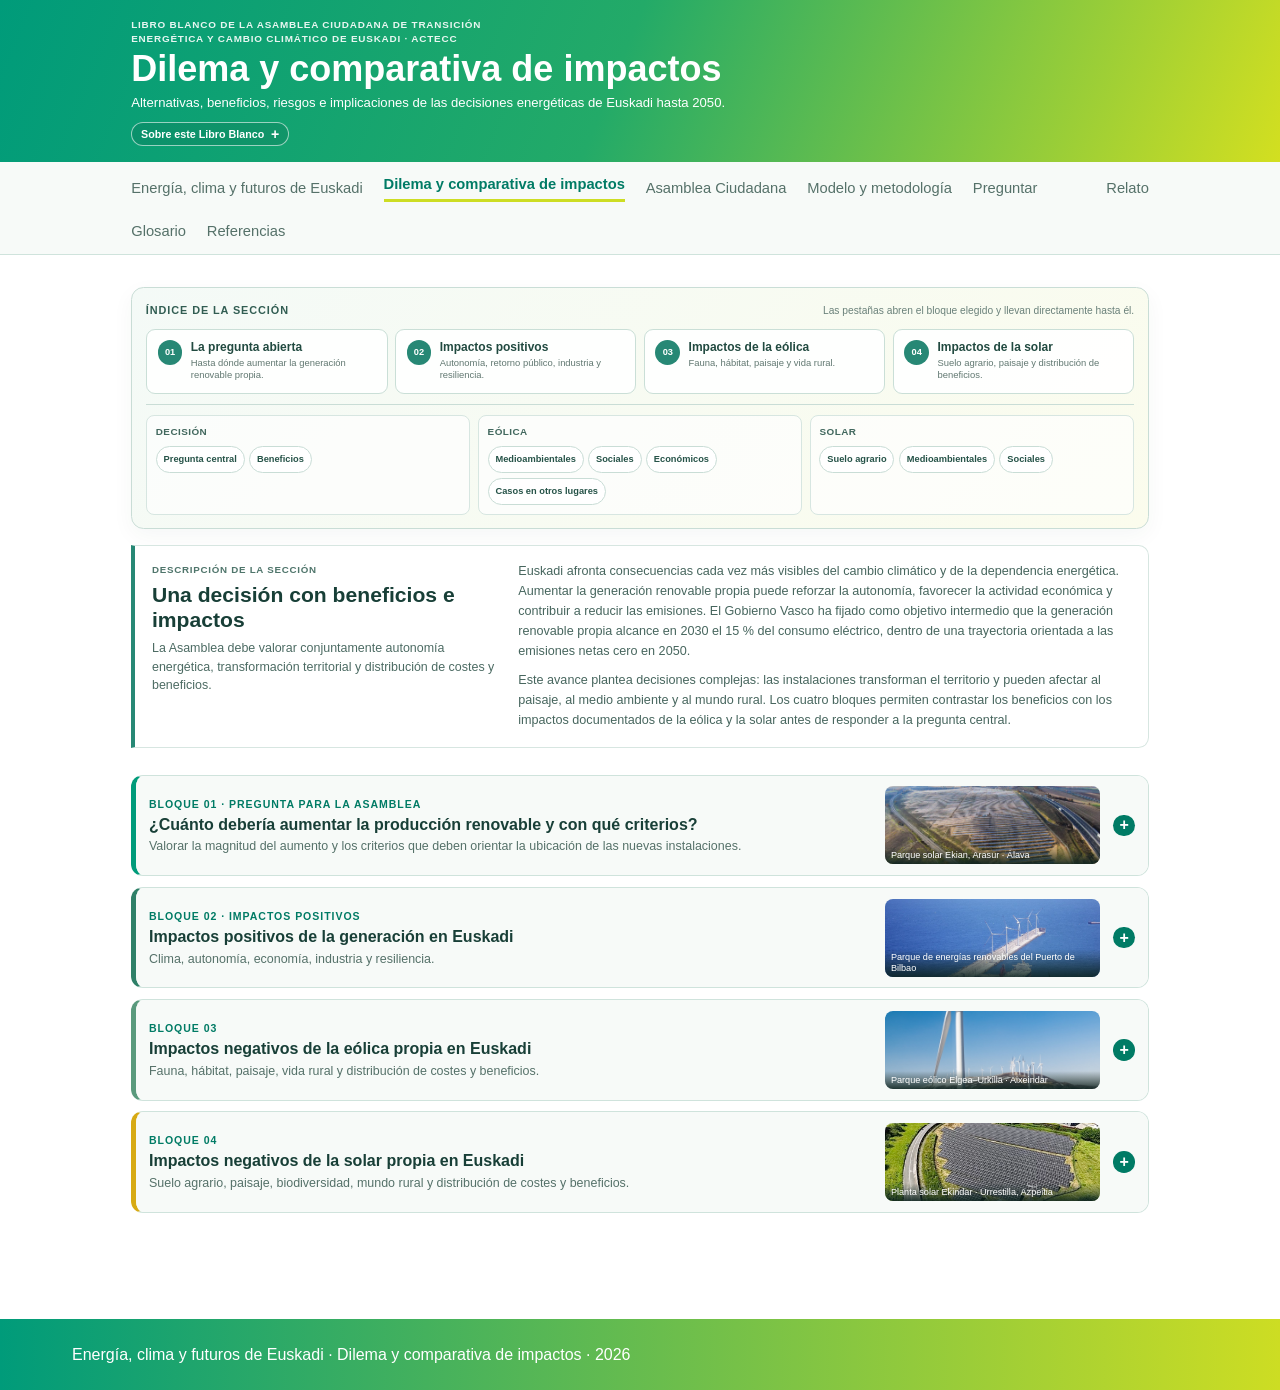
<file: comparativa_impactos.html>
<!doctype html>
<html lang="es">
<head>
<meta charset="utf-8">
<meta name="viewport" content="width=device-width,initial-scale=1">
<title>Dilema y comparativa de impactos · Libro Blanco de la ACTECC</title>
<style>
:root{--ink:#183f37;--sub:#557169;--border:#cfe3dc;--soft:#f7faf8;--green:#009b7a;--green-dark:#007b65;--green-pale:#e7f4ef;--blue:#2d7792;--blue-pale:#e9f3f6;--lime:#cddd23;--sand:#f5f1e8}*{box-sizing:border-box}body{margin:0;color:var(--ink);font-family:Arial,"Helvetica Neue",sans-serif;line-height:1.6;background:#fff}.hero{padding:3.2rem clamp(1.25rem,7vw,6rem);color:#fff;background:linear-gradient(112deg,#009b7a,#23aa68 48%,#d3df20)}.hero h1{max-width:16ch;margin:0;font-size:clamp(2rem,5vw,4rem);line-height:1.06}.hero p{max-width:75ch;margin:.8rem 0 0;font-size:1.08rem}nav{display:flex;gap:1.3rem;flex-wrap:wrap;padding:1rem clamp(1.25rem,6vw,4.5rem);background:var(--soft);border-bottom:1px solid var(--border)}nav a{color:var(--sub);text-decoration:none}.active{color:var(--green-dark);font-weight:700;border-bottom:3px solid var(--lime);padding-bottom:.3rem}main{max-width:1080px;margin:auto;padding:3rem clamp(1.2rem,5vw,4rem) 6rem}.eyebrow{margin:0 0 .45rem;color:var(--green-dark);font-size:.78rem;font-weight:800;letter-spacing:.12em;text-transform:uppercase}.dilemma h2,.challenges h2,.comparison-preview h2{max-width:22ch;margin:.1rem 0 1rem;font-size:clamp(1.75rem,3.5vw,2.75rem);line-height:1.12}.lead{max-width:78ch;margin:0;font-size:1.15rem}.decision-map{margin:2.2rem 0 3.5rem;padding:clamp(1rem,3vw,2rem);border:1px solid var(--border);border-radius:1.25rem;background:linear-gradient(180deg,#fbfdfc,#f2f8f5)}.objective{max-width:640px;margin:0 auto 1.35rem;padding:1rem 1.3rem;border-radius:.85rem;text-align:center;color:#fff;background:var(--green-dark);box-shadow:0 8px 22px rgba(24,63,55,.13)}.objective strong{display:block;font-size:1.2rem}.objective span{display:block;margin-top:.15rem;font-size:.88rem;color:#e5f7f0}.routes{display:grid;grid-template-columns:minmax(0,1fr) 2.7rem minmax(0,1fr);align-items:stretch;gap:.75rem}.route{padding:1.45rem;border-radius:1rem;border:1px solid var(--border);background:#fff}.route-own{border-top:6px solid var(--green)}.route-grid{border-top:6px solid var(--blue)}.route-label{display:inline-block;margin-bottom:.55rem;padding:.2rem .55rem;border-radius:999px;color:var(--green-dark);background:var(--green-pale);font-size:.75rem;font-weight:800;text-transform:uppercase;letter-spacing:.06em}.route-grid .route-label{color:#245e74;background:var(--blue-pale)}.route h3{margin:0 0 .55rem;font-size:1.35rem;line-height:1.18}.route p{margin:0;color:var(--sub)}.route ul{margin:.9rem 0 0;padding-left:1.15rem;color:var(--ink)}.route li+li{margin-top:.35rem}.route-divider{display:grid;place-items:center;color:var(--green-dark);font-size:1.7rem;font-weight:800}.common-enablers{position:relative;margin:1.4rem auto 0;padding:1.2rem 1.35rem;border-radius:.9rem;background:var(--sand);text-align:center}.common-enablers::before{content:"";position:absolute;left:50%;top:-1.4rem;width:2px;height:1.4rem;background:#a5bbb4}.common-enablers span{display:block;color:var(--sub);font-size:.75rem;font-weight:800;letter-spacing:.08em;text-transform:uppercase}.common-enablers strong{display:block;margin:.15rem 0;font-size:1.08rem}.common-enablers p{max-width:78ch;margin:.35rem auto 0;color:var(--sub)}.challenges{padding-top:.25rem}.challenge-grid{display:grid;grid-template-columns:repeat(3,minmax(0,1fr));gap:1rem;margin:1.5rem 0 3.5rem}.challenge{padding:1.35rem;border:1px solid var(--border);border-radius:.9rem;background:#fff}.challenge-number{display:grid;place-items:center;width:2.2rem;height:2.2rem;margin-bottom:.75rem;border-radius:50%;color:#fff;background:var(--green-dark);font-weight:800}.challenge:nth-child(2) .challenge-number{background:var(--blue)}.challenge:nth-child(3) .challenge-number{color:var(--ink);background:var(--lime)}.challenge h3{margin:0 0 .55rem;font-size:1.1rem;line-height:1.25}.challenge p{margin:0;color:var(--sub)}.comparison-preview{padding:1.7rem;border-left:6px solid var(--lime);border-radius:0 1rem 1rem 0;background:#f5f8e9}.comparison-preview h2{margin-top:0;font-size:1.55rem}.comparison-preview p{max-width:78ch;margin:.5rem 0;color:var(--sub)}.criteria{display:flex;flex-wrap:wrap;gap:.5rem;margin:1rem 0 0;padding:0;list-style:none}.criteria li{padding:.35rem .7rem;border:1px solid #cbdba1;border-radius:999px;background:#fff;color:var(--ink);font-size:.86rem;font-weight:700}footer{padding:1.4rem clamp(1.25rem,6vw,4.5rem);color:#fff;background:linear-gradient(90deg,#009b7a,#cddd23)}@media(max-width:780px){.routes{grid-template-columns:1fr}.route-divider{min-height:1.5rem}.common-enablers::before{display:none}.challenge-grid{grid-template-columns:1fr}.hero h1{max-width:none}}@media(max-width:520px){nav{gap:.7rem 1rem}.decision-map{margin-inline:-.35rem;padding:.85rem}.route{padding:1.15rem}}
</style>
<style>
.impact-study{margin-top:4rem;padding-top:3.5rem;border-top:1px solid var(--border)}.impact-study>h2{max-width:24ch;margin:.15rem 0 1rem;font-size:clamp(1.8rem,3.6vw,2.8rem);line-height:1.12}.scope-note{display:grid;grid-template-columns:auto 1fr;gap:.8rem;align-items:start;margin:1.5rem 0 2.5rem;padding:1.1rem 1.25rem;border-radius:.9rem;background:var(--blue-pale)}.scope-note strong{display:grid;place-items:center;width:2rem;height:2rem;border-radius:50%;color:#fff;background:var(--blue)}.scope-note p{margin:0;color:#315d66}.reading-key{display:flex;flex-wrap:wrap;gap:.55rem;margin:0 0 2.7rem}.key{padding:.35rem .65rem;border-radius:999px;font-size:.78rem;font-weight:800}.key-evidence{color:#075d4b;background:#daf1e8}.key-conflict{color:#745817;background:#f5ecc7}.key-uncertain{color:#69515b;background:#f0e7eb}.technology{margin-top:2.7rem;padding:clamp(1.2rem,3vw,2rem);border:1px solid var(--border);border-radius:1.25rem;background:#fff;box-shadow:0 10px 30px rgba(24,63,55,.06)}.technology.wind{border-top:8px solid #6da78c}.technology.solar{border-top:8px solid #e5bb24}.tech-head{display:grid;grid-template-columns:5rem 1fr;gap:1rem;align-items:start}.tech-symbol{display:grid;place-items:center;width:4.4rem;height:4.4rem;border-radius:1rem;font-size:2.2rem;background:var(--green-pale)}.solar .tech-symbol{background:#fff4c9}.tech-head h3{margin:.1rem 0 .45rem;font-size:clamp(1.5rem,3vw,2.15rem);line-height:1.12}.tech-head p{max-width:78ch;margin:0;color:var(--sub)}.impact-grid{display:grid;grid-template-columns:repeat(2,minmax(0,1fr));gap:.8rem;margin:1.5rem 0}.impact-card{padding:1.1rem 1.15rem;border-radius:.85rem;background:var(--soft);border:1px solid #e0ebe7}.impact-card h4{margin:0 0 .35rem;font-size:1.02rem;line-height:1.25}.impact-card p{margin:0;color:var(--sub);font-size:.93rem}.evidence-label{display:inline-block;margin-bottom:.45rem;padding:.13rem .42rem;border-radius:999px;color:#075d4b;background:#daf1e8;font-size:.68rem;font-weight:800;letter-spacing:.04em;text-transform:uppercase}.evidence-label.conflict{color:#745817;background:#f5ecc7}.evidence-label.uncertain{color:#69515b;background:#f0e7eb}.source-link{white-space:nowrap;color:var(--green-dark);font-weight:700;text-decoration:none}.source-link:hover{text-decoration:underline}.species-box,.case-box,.responses-box{margin:1.2rem 0;padding:1.2rem 1.3rem;border-radius:.9rem}.species-box{background:#f1f7f4}.species-box h4,.case-box h4,.responses-box h4{margin:0 0 .55rem;font-size:1.08rem}.species-box p,.case-box p,.responses-box p{margin:.4rem 0;color:var(--sub)}.species-list{display:flex;flex-wrap:wrap;gap:.45rem;margin:.75rem 0 0;padding:0;list-style:none}.species-list li{padding:.3rem .55rem;border:1px solid #bdd8cd;border-radius:.55rem;background:#fff;font-size:.82rem}.species-list li.species-endangered{border-color:#a61b1b;color:#fff;background:#b42318;font-weight:800}.species-status-legend{display:flex;align-items:flex-start;gap:.5rem;margin:.7rem 0 0!important;font-size:.78rem;line-height:1.4}.species-status-swatch{flex:0 0 auto;width:.85rem;height:.85rem;margin-top:.12rem;border-radius:.25rem;background:#b42318}.case-box{border-left:5px solid #d6a51a;background:#fff9e5}.decision-table{width:100%;margin-top:.9rem;border-collapse:collapse;font-size:.9rem}.decision-table th,.decision-table td{padding:.62rem .55rem;text-align:left;vertical-align:top;border-bottom:1px solid #eadfb9}.decision-table th{color:#6d591c;font-size:.72rem;text-transform:uppercase;letter-spacing:.05em}.status-no,.status-yes{display:inline-block;padding:.12rem .38rem;border-radius:999px;font-size:.7rem;font-weight:800}.status-no{color:#813e32;background:#f5dfda}.status-yes{color:#075d4b;background:#daf1e8}.conflict-section{margin:1.5rem 0}.conflict-section h4{margin:0 0 .8rem;font-size:1.12rem}.conflict-timeline{display:grid;gap:.65rem}.conflict-item{display:grid;grid-template-columns:8rem 1fr;gap:.8rem;padding:.8rem 0;border-bottom:1px solid var(--border)}.conflict-item strong{font-size:.83rem;color:var(--green-dark)}.conflict-item p{margin:0;color:var(--sub);font-size:.92rem}.claim-check{margin:1.2rem 0;padding:1rem 1.2rem;border:1px dashed #bfaab2;border-radius:.85rem;background:#fbf7f9}.claim-check h4{margin:0 0 .4rem}.claim-check p{margin:0;color:#69515b;font-size:.92rem}.responses-box{background:linear-gradient(135deg,#edf7f3,#f7fae9)}.responses-box ul{margin:.6rem 0 0;padding-left:1.15rem}.responses-box li+li{margin-top:.35rem}.comparison-takeaway{margin:2rem 0 0;padding:1.3rem 1.4rem;border-radius:1rem;color:#fff;background:linear-gradient(120deg,var(--green-dark),#2c826d)}.comparison-takeaway h3{margin:0 0 .45rem}.comparison-takeaway p{margin:0;color:#e8f6f1}.research-references{margin-top:1.5rem;border:1px solid var(--border);border-radius:.9rem;background:#fff}.research-references summary{cursor:pointer;padding:1rem 1.2rem;font-weight:800;color:var(--green-dark)}.reference-columns{display:grid;grid-template-columns:repeat(2,minmax(0,1fr));gap:1rem;padding:0 1.2rem 1.2rem}.reference-columns h4{margin:.4rem 0}.reference-columns ol{margin:.4rem 0;padding-left:1.35rem}.reference-columns li{margin:.45rem 0;color:var(--sub);font-size:.86rem}.reference-columns a{color:var(--green-dark)}@media(max-width:780px){.impact-grid,.reference-columns{grid-template-columns:1fr}.conflict-item{grid-template-columns:1fr;gap:.2rem}.tech-head{grid-template-columns:1fr}.decision-table{display:block;overflow-x:auto}.technology{padding:1.1rem}}@media(max-width:520px){.impact-study{margin-top:3rem;padding-top:2.5rem}.scope-note{grid-template-columns:1fr}.tech-symbol{width:3.7rem;height:3.7rem}.technology{margin-inline:-.35rem}}
.wind-impact-intro{display:grid;grid-template-columns:minmax(0,1.2fr) minmax(280px,.8fr);gap:1.25rem;align-items:stretch;margin-bottom:1.35rem}.wind-impact-intro-copy{min-width:0}.wind-impact-intro h2{max-width:24ch;margin:.15rem 0 1rem;font-size:clamp(1.8rem,3.6vw,2.8rem);line-height:1.12}.wind-impact-intro .reading-key{margin:1.1rem 0 0}.wind-impact-intro-photo{display:flex;flex-direction:column;margin:0;overflow:hidden;border:1px solid var(--border);border-radius:.9rem;background:#f4f0e7}.wind-impact-intro-photo img{display:block;flex:1 1 auto;width:100%;min-height:250px;object-fit:cover}.wind-impact-intro-photo figcaption{padding:.48rem .6rem;color:var(--sub);background:#fff;font-size:.7rem;line-height:1.35}@media(max-width:780px){.wind-impact-intro{grid-template-columns:1fr}.wind-impact-intro-photo img{min-height:0;max-height:none;aspect-ratio:16/10}.wind-impact-intro h2{font-size:clamp(1.3rem,5vw,1.8rem)}}
</style>
<style>
.milano-context{margin:1rem 0 0;padding:1rem 1.05rem;border:1px solid #d8b3aa;border-left:5px solid #b42318;border-radius:.8rem;background:#fff}.milano-context h5{margin:0 0 .45rem;color:#6f1712;font-size:1rem}.milano-context>p{margin:.45rem 0}.milano-context-grid{display:grid;grid-template-columns:repeat(2,minmax(0,1fr));gap:.6rem;margin:.8rem 0}.milano-context-grid span{display:flex;flex-direction:column;gap:.15rem;padding:.65rem .7rem;border-radius:.65rem;background:#f8eeeb;color:#65433f;font-size:.78rem;line-height:1.35}.milano-context-grid strong{color:#801b14;font-size:1.18rem;line-height:1.1}.milano-context .milano-method{padding:.7rem .75rem;border-radius:.65rem;background:#f5f7f6;font-size:.82rem;line-height:1.48}.milano-context .milano-sources{font-size:.76rem;line-height:1.45}.milano-context a{color:var(--green-dark);font-weight:700}@media(max-width:640px){.milano-context-grid{grid-template-columns:1fr}}
</style>
<style>
.dependency-study{margin-top:4.5rem;padding-top:3.5rem;border-top:1px solid var(--border)}.dependency-study>h2{max-width:25ch;margin:.15rem 0 1rem;font-size:clamp(1.8rem,3.6vw,2.8rem);line-height:1.12}.dependency-metrics{display:grid;grid-template-columns:repeat(3,minmax(0,1fr));gap:.8rem;margin:1.6rem 0 2.3rem}.dependency-metric{padding:1.1rem;border-radius:.9rem;border:1px solid var(--border);background:var(--soft)}.dependency-metric strong{display:block;font-size:1.65rem;line-height:1;color:var(--green-dark)}.dependency-metric span{display:block;margin-top:.45rem;color:var(--sub);font-size:.86rem}.dependency-metric:nth-child(2) strong{color:var(--blue)}.dependency-metric:nth-child(3) strong{color:#8b6920}.dependency-types{display:grid;grid-template-columns:repeat(3,minmax(0,1fr));gap:.8rem;margin:1.3rem 0 2.7rem}.dependency-type{padding:1rem;border-radius:.85rem;background:#fff;border:1px solid var(--border)}.dependency-type b{display:block;margin-bottom:.25rem}.dependency-type span{color:var(--sub);font-size:.88rem}.dependency-type.fuel{border-top:5px solid #ac6a58}.dependency-type.network{border-top:5px solid var(--blue)}.dependency-type.technology-chain{border-top:5px solid #8172a4}.dependency-block{margin:2.2rem 0;padding:clamp(1.2rem,3vw,2rem);border-radius:1.15rem;border:1px solid var(--border);background:#fff}.dependency-block.state{border-left:8px solid var(--blue)}.dependency-block.fuels{border-left:8px solid #ac6a58}.dependency-block.electrification{border-left:8px solid #8172a4}.dependency-block>h3{margin:.1rem 0 .65rem;font-size:clamp(1.35rem,2.6vw,1.95rem);line-height:1.18}.dependency-block>p{max-width:80ch;margin:.45rem 0;color:var(--sub)}.decision-chain{display:grid;grid-template-columns:repeat(4,minmax(0,1fr));gap:.6rem;margin:1.3rem 0}.decision-step{position:relative;padding:1rem .9rem;border-radius:.8rem;background:var(--blue-pale)}.decision-step b{display:block;margin-bottom:.3rem;color:#245e74;font-size:.9rem}.decision-step p{margin:0;color:#426b74;font-size:.82rem}.decision-step:not(:last-child)::after{content:"›";position:absolute;right:-.52rem;top:38%;z-index:2;color:var(--blue);font-size:1.4rem;font-weight:900}.dependency-warning{margin:1rem 0;padding:.9rem 1rem;border-radius:.8rem;background:#fff7db;color:#6d591c;font-size:.9rem}.dependency-warning strong{color:#5d4811}.dependency-card-grid{display:grid;grid-template-columns:repeat(2,minmax(0,1fr));gap:.8rem;margin:1.2rem 0}.dependency-card{padding:1.1rem;border-radius:.85rem;background:var(--soft);border:1px solid #e0ebe7}.dependency-card h4{margin:0 0 .35rem}.dependency-card p{margin:0;color:var(--sub);font-size:.91rem}.origin-row{display:grid;grid-template-columns:repeat(2,minmax(0,1fr));gap:.8rem;margin:1.2rem 0}.origin-card{padding:1.15rem;border-radius:.9rem;background:#f8f1ef;border:1px solid #ead7d1}.origin-card.renewable-fuel{background:#f5f8e9;border-color:#dce5b4}.origin-card h4{margin:0 0 .4rem}.origin-card p{margin:.35rem 0;color:var(--sub);font-size:.91rem}.origin-card strong.big{display:block;margin:.65rem 0 .2rem;font-size:1.45rem;color:#884d40}.origin-card.renewable-fuel strong.big{color:#677417}.dependency-table{width:100%;margin:1.4rem 0;border-collapse:separate;border-spacing:0;overflow:hidden;border:1px solid var(--border);border-radius:.85rem;font-size:.87rem}.dependency-table th,.dependency-table td{padding:.75rem .65rem;text-align:left;vertical-align:top;border-bottom:1px solid var(--border)}.dependency-table tr:last-child td{border-bottom:0}.dependency-table th{color:#fff;background:var(--green-dark);font-size:.71rem;letter-spacing:.04em;text-transform:uppercase}.dependency-table td:first-child{font-weight:800}.dependency-level{display:inline-block;padding:.13rem .42rem;border-radius:999px;font-size:.68rem;font-weight:800}.dependency-level.high{color:#813e32;background:#f5dfda}.dependency-level.medium{color:#745817;background:#f5ecc7}.dependency-level.changed{color:#4e4472;background:#ece8f6}.autonomy-actions{margin:1.4rem 0 0;padding:1.2rem 1.3rem;border-radius:.9rem;background:linear-gradient(135deg,#e9f5f0,#f5f8e9)}.autonomy-actions h4{margin:0 0 .55rem}.autonomy-actions ul{columns:2;gap:2.2rem;margin:.5rem 0 0;padding-left:1.15rem}.autonomy-actions li{break-inside:avoid;margin:.35rem 0}.dependency-conclusion{margin:2rem 0 0;padding:1.35rem;border-radius:1rem;color:#fff;background:linear-gradient(120deg,#315f72,#5a4f82)}.dependency-conclusion h3{margin:0 0 .4rem}.dependency-conclusion p{margin:0;color:#eef4f7}@media(max-width:820px){.dependency-metrics,.dependency-types,.decision-chain{grid-template-columns:repeat(2,minmax(0,1fr))}.decision-step::after{display:none}}@media(max-width:640px){.dependency-metrics,.dependency-types,.decision-chain,.dependency-card-grid,.origin-row{grid-template-columns:1fr}.autonomy-actions ul{columns:1}.dependency-table{display:block;overflow-x:auto}.dependency-block{padding:1.1rem}.dependency-study{margin-top:3.3rem;padding-top:2.5rem}}
</style>
<style>
html{scroll-behavior:smooth}
.section-index{margin:0 0 3.8rem;padding:clamp(1.2rem,3vw,2rem);border:1px solid var(--border);border-radius:1.25rem;background:linear-gradient(135deg,#f4faf7,#f7f9ea);box-shadow:0 12px 32px rgba(24,63,55,.07)}
.section-index-header{display:grid;grid-template-columns:minmax(0,.72fr) minmax(18rem,1.28fr);gap:1.5rem;align-items:end;margin-bottom:1.35rem}
.section-index-header h2{margin:.05rem 0;font-size:clamp(1.55rem,3vw,2.25rem);line-height:1.12}
.section-index-header p:last-child{max-width:62ch;margin:0;color:var(--sub)}
.section-index-grid{display:grid;grid-template-columns:repeat(2,minmax(0,1fr));gap:.75rem}
.section-index-link{display:grid;grid-template-columns:2.35rem 1fr;gap:.8rem;align-items:start;min-height:8.2rem;padding:1rem 1.05rem;border:1px solid #c8ddd5;border-radius:.9rem;color:var(--ink);background:rgba(255,255,255,.88);text-decoration:none;transition:transform .16s ease,border-color .16s ease,box-shadow .16s ease}
.section-index-link:hover{transform:translateY(-2px);border-color:#83b5a4;box-shadow:0 8px 22px rgba(24,63,55,.09)}
.section-index-link:focus-visible{outline:3px solid var(--lime);outline-offset:3px}
.section-index-number{display:grid;place-items:center;width:2.25rem;height:2.25rem;border-radius:50%;color:#fff;background:var(--green-dark);font-size:.86rem;font-weight:800}
.section-index-link:nth-child(2) .section-index-number{background:#6b8e2d}
.section-index-link:nth-child(3) .section-index-number{background:#4e9275}
.section-index-link:nth-child(4) .section-index-number{background:var(--blue)}
.section-index-copy strong{display:block;margin:.05rem 0 .25rem;font-size:1.03rem;line-height:1.2}
.section-index-copy span{display:block;color:var(--sub);font-size:.86rem;line-height:1.45}
.section-index-topics{margin-top:.45rem;color:var(--green-dark)!important;font-size:.74rem!important;font-weight:800;letter-spacing:.025em}
.section-index-shortcuts{display:flex;flex-wrap:wrap;align-items:center;gap:.45rem;margin-top:1rem;padding-top:1rem;border-top:1px solid #c8ddd5}
.section-index-shortcuts>span{margin-right:.15rem;color:var(--sub);font-size:.76rem;font-weight:800;text-transform:uppercase;letter-spacing:.05em}
.section-index-shortcuts a{padding:.28rem .58rem;border:1px solid #bdd7ce;border-radius:999px;color:var(--green-dark);background:#fff;font-size:.78rem;font-weight:800;text-decoration:none}
.section-index-shortcuts a:hover{text-decoration:underline;border-color:#83b5a4}
.section-index-shortcuts a:focus-visible{outline:3px solid var(--lime);outline-offset:2px}
.back-index{display:inline-flex;align-items:center;gap:.35rem;margin-top:1.2rem;padding:.35rem .65rem;border-radius:999px;color:var(--green-dark);background:var(--green-pale);font-size:.78rem;font-weight:800;text-decoration:none}
.back-index:hover{text-decoration:underline}
.back-index:focus-visible{outline:3px solid var(--lime);outline-offset:2px}
#dilema,#retos,#criterios,#impactos-eolica-propia,#impactos-solar-propia,#impactos-positivos-generacion,#wind-impact-title,#solar-impact-title,#state-dependency-title,#fuel-dependency-title,#electrification-dependency-title{scroll-margin-top:1.4rem}
@media(max-width:760px){.section-index-header{grid-template-columns:1fr;gap:.55rem}.section-index-grid{grid-template-columns:1fr}.section-index-link{min-height:0}}
@media(max-width:520px){.section-index{margin-inline:-.35rem;padding:1rem}.section-index-link{padding:.9rem}.section-index-copy span{font-size:.83rem}}
</style>
<style>
/* Lectura progresiva: mismo ritmo compacto que la comparación de escenarios. */
.hero{padding:2.05rem clamp(1.25rem,7vw,6rem)}
.hero h1{max-width:none;font-size:clamp(1.9rem,4vw,3.15rem)}
.hero p{margin-top:.5rem;font-size:.98rem}
main{padding-top:1.45rem}
.section-index{margin-bottom:1.25rem;padding:1.15rem;border-radius:.85rem;box-shadow:none}
.section-index-header{grid-template-columns:minmax(0,.75fr) minmax(18rem,1.25fr);gap:1rem;margin-bottom:.9rem}
.section-index-header h2{font-size:clamp(1.25rem,2.4vw,1.65rem)}
.section-index-header p:last-child{font-size:.86rem;line-height:1.45}
.section-index-grid{gap:.55rem}
.section-index-link{grid-template-columns:1.85rem 1fr;gap:.6rem;min-height:0;padding:.72rem .8rem;border-radius:.65rem}
.section-index-number{width:1.8rem;height:1.8rem;font-size:.73rem}
.section-index-copy strong{font-size:.91rem}
.section-index-copy span{font-size:.78rem;line-height:1.35}
.section-index-topics{margin-top:.28rem;font-size:.67rem!important}
.section-index-shortcuts{margin-top:.75rem;padding-top:.75rem}
.accordion-controls{display:flex;flex-wrap:wrap;gap:.45rem;margin:.75rem 0 0}
.accordion-controls button{padding:.35rem .65rem;border:1px solid #a9cbbf;border-radius:999px;color:var(--green-dark);background:#fff;font:inherit;font-size:.76rem;font-weight:800;cursor:pointer}
.accordion-controls button:hover{border-color:var(--green-dark);background:var(--green-pale)}
.accordion-controls button:focus-visible{outline:3px solid var(--lime);outline-offset:2px}
.impact-accordion{margin:.65rem 0;border:1px solid var(--border);border-left:5px solid var(--green);border-radius:.75rem;overflow:hidden;background:#fff}
.impact-accordion.criteria-panel{border-left-color:#809c32}
.impact-accordion.generation-panel,.impact-accordion.wind-panel{border-left-color:#5a9a7d}
.impact-accordion.solar-panel{border-left-color:#d7aa14}
.impact-accordion.dependency-panel{border-left-color:var(--blue)}
.impact-accordion.positive-panel{border-left-color:#2f8068}
.impact-accordion-summary{display:grid;grid-template-columns:minmax(0,1fr) minmax(145px,215px) 1.35rem;gap:.85rem;align-items:center;min-height:6rem;padding:.68rem .8rem;list-style:none;cursor:pointer;background:#f7faf8}
.impact-accordion-summary::-webkit-details-marker{display:none}
.impact-accordion-summary::after{content:"+";display:grid;place-items:center;width:1.35rem;height:1.35rem;border-radius:50%;color:#fff;background:var(--green-dark);font-size:1rem;font-weight:800;line-height:1}
.impact-accordion[open]>.impact-accordion-summary::after{content:"−"}
.impact-accordion[open]>.impact-accordion-summary{border-bottom:1px solid var(--border)}
.impact-summary-copy{min-width:0}
.impact-summary-kicker{display:block;margin-bottom:.18rem;color:var(--green-dark);font-size:.66rem;font-weight:800;letter-spacing:.09em;text-transform:uppercase}
.impact-summary-copy strong{display:block;font-size:1rem;line-height:1.15}
.impact-summary-copy>span:last-child{display:block;margin-top:.28rem;color:var(--sub);font-size:.78rem;line-height:1.35}
.impact-summary-image{position:relative;display:block;height:78px;overflow:hidden;border-radius:.5rem;background:#dfeae6}
.impact-summary-image img{display:block;width:100%;height:100%;object-fit:cover}
.impact-summary-image small{position:absolute;right:0;bottom:0;left:0;padding:.22rem .38rem;color:#fff;background:linear-gradient(transparent,rgba(12,35,31,.88));font-size:.57rem;line-height:1.15}
.impact-accordion-body{padding:1rem 1.05rem 1.25rem}
.impact-accordion-body>.dilemma h2,.impact-accordion-body>.challenges h2,.impact-accordion-body>.comparison-preview h2,.impact-accordion-body>.impact-study>h2,.impact-accordion-body>.dependency-study>h2{font-size:clamp(1.3rem,2.5vw,1.8rem)}
.impact-accordion-body .lead{font-size:.96rem;line-height:1.55}
.impact-accordion-body .assembly-introduction{margin-bottom:1.6rem}
.impact-accordion-body .dilemma h2{max-width:40ch}
.impact-accordion-body .decision-map{margin:1.25rem 0 .3rem;padding:1rem;border-radius:.8rem}
.impact-accordion-body .objective{margin-bottom:.85rem;padding:.7rem 1rem}
.impact-accordion-body .objective strong{font-size:1rem}
.impact-accordion-body .route{padding:.9rem;border-radius:.7rem}
.impact-accordion-body .route h3{font-size:1.05rem}
.impact-accordion-body .route p,.impact-accordion-body .route li,.impact-accordion-body .challenge p{font-size:.86rem;line-height:1.45}
.impact-accordion-body .common-enablers{margin-top:.9rem;padding:.8rem 1rem}
.impact-accordion-body .challenge-grid{gap:.65rem;margin:1rem 0 1.2rem}
.impact-accordion-body .challenge{padding:.85rem}
.impact-accordion-body .challenge-number{width:1.8rem;height:1.8rem;margin-bottom:.5rem;font-size:.78rem}
.impact-accordion-body .challenge h3{font-size:.95rem}
.impact-accordion-body .comparison-preview{padding:1rem;border-left-width:4px;border-radius:0 .7rem .7rem 0}
.impact-accordion-body .impact-study,.impact-accordion-body .dependency-study{margin:0;padding:0;border:0}
.impact-accordion-body .scope-note{margin:1rem 0;padding:.85rem}
.impact-accordion-body .reading-key{margin-bottom:1rem}
.impact-category{margin-top:1rem}
.impact-category-title{display:flex;align-items:center;gap:.48rem;margin:0 0 .5rem;padding-bottom:.38rem;border-bottom:1px solid var(--border);font-size:.82rem;line-height:1.2;text-transform:uppercase;letter-spacing:.055em}
.impact-category-title::before{content:"";width:.62rem;height:.62rem;border-radius:50%;background:#5a9a7d}
.impact-category-social .impact-category-title::before{background:var(--blue)}
.impact-category-economic .impact-category-title::before{background:#b1842c}
.impact-category-land{margin-top:1.65rem;padding:1.05rem 1.1rem;border:1px solid #ddc788;border-radius:.9rem;background:#fffaf0}
.impact-category-land .impact-category-title{color:#70541a;border-bottom-color:#dfcd9d}
.impact-category-land .impact-category-title::before{background:#a97718}
.land-context-prose{margin:.25rem 0 1rem;column-count:2;column-gap:2rem;column-rule:1px solid #dfd5ba;color:#655b43}
.land-context-prose p{margin:0 0 .82rem;font-size:.82rem;line-height:1.58;break-inside:avoid}
.land-context-prose strong{color:#5d422e}
.land-context-prose a{color:#70541a;font-weight:750;text-decoration:underline;text-underline-offset:2px}
.solar-land-viz{margin:1rem 0 1.25rem;padding:clamp(.9rem,2.5vw,1.4rem);border:1px solid var(--border);border-radius:1rem;background:linear-gradient(180deg,#fbfdfc,#f4faf7)}
.solar-land-viz-header{display:flex;justify-content:space-between;gap:1rem;align-items:flex-start;margin-bottom:1rem}
.solar-land-viz-header h5{margin:0;color:var(--ink);font-size:clamp(1.1rem,2.4vw,1.5rem);line-height:1.18}
.solar-land-viz-header p{max-width:70ch;margin:.35rem 0 0;color:var(--sub);font-size:.84rem}
.solar-land-viz-tag{flex:0 0 auto;padding:.28rem .6rem;border-radius:999px;color:var(--green-dark);background:var(--green-pale);font-size:.66rem;font-weight:850;letter-spacing:.07em;text-transform:uppercase}
.solar-land-scenario:focus-visible{outline:3px solid var(--lime);outline-offset:3px}
.solar-land-layer-controls{display:grid;grid-template-columns:repeat(3,minmax(0,1fr));gap:.55rem;margin:.25rem 0 .7rem}
.solar-land-layer-controls button{display:grid;grid-template-columns:auto minmax(0,1fr) auto;gap:.5rem;align-items:center;padding:.58rem .65rem;border:1px solid var(--border);border-radius:.7rem;color:var(--ink);background:#fff;font:inherit;text-align:left;cursor:pointer}
.solar-land-layer-controls button i{width:.85rem;height:.85rem;border-radius:.2rem;background:var(--layer-color)}
.solar-land-layer-controls button span{font-size:.72rem;font-weight:800;line-height:1.2}.solar-land-layer-controls button strong{font-size:.72rem;white-space:nowrap}
.solar-land-layer-controls button[aria-pressed="false"]{color:#7a8d87;background:#f6f8f7}.solar-land-layer-controls button[aria-pressed="false"] i{opacity:.18}.solar-land-layer-controls button[aria-pressed="false"] strong{text-decoration:line-through}
.solar-land-layer-controls button:hover{border-color:#83b5a4}.solar-land-layer-controls button:focus-visible{outline:3px solid var(--lime);outline-offset:2px}
.solar-land-single-stage{padding:.9rem;border:1px solid var(--border);border-radius:.85rem;background:#fff}
.solar-land-single-heading{display:flex;justify-content:space-between;gap:1rem;margin-bottom:.65rem}.solar-land-single-heading>div:last-child{text-align:right}
.solar-land-single-heading span{display:block;color:var(--sub);font-size:.66rem;font-weight:750}.solar-land-single-heading strong{display:block;color:var(--ink);font-size:1rem}
.solar-land-single-grid{display:grid;grid-template-columns:repeat(10,minmax(0,1fr));grid-template-rows:repeat(10,1fr);aspect-ratio:4/1.45;overflow:hidden;border:1.5px solid var(--ink);border-radius:.45rem;background:#fff}
.solar-land-single-grid .solar-land-cell{background:#fbfdfc}.solar-land-single-grid .solar-land-cell::before{display:none}
.solar-land-single-scale{display:flex;justify-content:space-between;gap:1rem;margin-top:.42rem;color:var(--sub);font-size:.63rem}.solar-land-single-scale span:last-child{text-align:right;font-weight:750}
.solar-land-scenarios{display:grid;grid-template-columns:repeat(3,minmax(0,1fr));gap:.75rem}
.solar-land-scenario{min-width:0;padding:.85rem;border:1px solid var(--border);border-radius:.85rem;background:#fff;cursor:pointer;transition:transform .16s ease,border-color .16s ease,box-shadow .16s ease}
.solar-land-scenario:hover,.solar-land-scenario.is-selected{transform:translateY(-2px);border-color:var(--scenario-color);box-shadow:0 8px 22px rgba(24,63,55,.09)}
.solar-land-scenario-kicker{display:block;color:var(--scenario-color);font-size:.63rem;font-weight:850;letter-spacing:.07em;text-transform:uppercase}
.solar-land-scenario h6{min-height:2.35em;margin:.28rem 0 .48rem;color:var(--ink);font-size:.94rem;line-height:1.16}
.solar-land-value{display:block;color:var(--ink);font-size:clamp(1.5rem,3.2vw,2.2rem);font-weight:850;line-height:1}
.solar-land-hectares{display:block;margin:.25rem 0 .65rem;color:var(--sub);font-size:.73rem}
.solar-land-grid{display:grid;grid-template-columns:repeat(10,minmax(0,1fr));grid-template-rows:repeat(10,1fr);aspect-ratio:20/9;overflow:hidden;border:1.5px solid var(--ink);border-radius:.35rem;background:#fff}
.solar-land-cell{position:relative;min-width:0;min-height:0;border-right:1px solid #d5e2de;border-bottom:1px solid #d5e2de;background:#fbfdfc;overflow:hidden}
.solar-land-cell:nth-child(10n){border-right:0}.solar-land-cell:nth-last-child(-n+10){border-bottom:0}
.solar-land-cell::before{content:"";position:absolute;inset:0 auto 0 0;width:var(--cell-fill,0%);background:var(--scenario-color)}
.solar-land-scenario[data-scenario="pts"] .solar-land-cell::before{background:repeating-linear-gradient(135deg,#d6a51a 0 4px,#fff1b8 4px 8px)}
.solar-land-grid-note{display:block;margin-top:.38rem;color:var(--sub);font-size:.62rem}
.solar-land-detail{display:grid;grid-template-columns:auto minmax(0,1fr);gap:.75rem;align-items:center;margin-top:.85rem;padding:.8rem .9rem;border-radius:.75rem;background:var(--green-pale)}
.solar-land-detail-badge{display:grid;place-items:center;min-width:3rem;height:3rem;padding:0 .4rem;border-radius:50%;color:#fff;background:var(--green-dark);font-size:.9rem;font-weight:850}
.solar-land-detail strong{display:block;color:var(--ink);font-size:.86rem}.solar-land-detail p{margin:.14rem 0 0;color:var(--sub);font-size:.75rem;line-height:1.42}
.solar-land-viz figcaption{margin-top:.8rem;padding-top:.7rem;border-top:1px solid var(--border);color:var(--sub);font-size:.66rem;line-height:1.48}
.solar-land-viz figcaption p{margin:.2rem 0}.solar-land-viz figcaption strong{color:var(--ink)}.solar-land-viz figcaption a{color:var(--green-dark);font-weight:750;text-decoration:underline;text-underline-offset:2px}
@media(max-width:800px){.solar-land-scenarios{grid-template-columns:1fr}.solar-land-scenario h6{min-height:0}.solar-land-grid{aspect-ratio:2.5/1}.solar-land-viz-header{display:block}.solar-land-viz-tag{display:inline-block;margin-top:.55rem}.solar-land-layer-controls{grid-template-columns:1fr}.solar-land-single-grid{aspect-ratio:2.25/1}.solar-land-single-heading,.solar-land-single-scale{display:block}.solar-land-single-heading>div:last-child,.solar-land-single-scale span:last-child{margin-top:.35rem;text-align:left}}
.land-comparison{margin:1rem 0 1.2rem;padding:1rem;border:1px solid #d7bd76;border-radius:.8rem;background:#fff}
.land-comparison h5{margin:0 0 .35rem;color:#624817;font-size:1.08rem}
.land-comparison>p{margin:.35rem 0;color:var(--sub);font-size:.86rem}
.land-comparison-metrics{display:grid;grid-template-columns:repeat(4,minmax(0,1fr));gap:.55rem;margin:.85rem 0}
.land-comparison-metric{padding:.72rem;border-radius:.62rem;background:#fff8e7}
.land-comparison-metric strong{display:block;color:#70541a;font-size:1.08rem;line-height:1.1}
.land-comparison-metric span{display:block;margin-top:.25rem;color:#655b43;font-size:.72rem;line-height:1.35}
.land-comparison-table-wrap{overflow:visible;margin-top:.8rem;border:1px solid #e2d3a9;border-radius:.68rem}
.land-comparison-table{width:100%;min-width:760px;border-collapse:collapse;font-size:.79rem;line-height:1.4}
.land-comparison-table th,.land-comparison-table td{padding:.68rem .62rem;text-align:left;vertical-align:top;border-bottom:1px solid #eee2c4}
.land-comparison-table th{position:sticky;top:.35rem;z-index:4;color:#624817;background:#f8edcf;box-shadow:0 2px 0 #d7bd76;font-size:.68rem;letter-spacing:.035em;text-transform:uppercase}
.land-comparison-table th:first-child{width:14%}
.land-comparison-table th:nth-child(2),.land-comparison-table th:nth-child(3){width:31%}
.land-comparison-table tbody tr:last-child td{border-bottom:0}
.land-comparison-table td:first-child{color:#624817;font-weight:800}
.land-comparison-table .benefit{display:block;margin-bottom:.18rem;color:#075d4b;font-weight:800}
.land-comparison-table .cost{display:block;margin-top:.24rem;color:#813e32;font-weight:800}
.employment-equivalent,.economic-equivalent{margin:.45rem 0 .35rem;padding:.55rem .6rem;border-radius:.5rem;background:#f5f8f6}
.employment-equivalent strong,.economic-equivalent strong{display:flex;justify-content:space-between;gap:.5rem;margin-bottom:.32rem;color:#183f37;font-size:.74rem}
.employment-equivalent strong span,.economic-equivalent strong span{white-space:nowrap;color:#075d4b;font-size:.82rem}
.employment-bar-track,.economic-bar-track{height:.62rem;overflow:hidden;border-radius:999px;background:#dce8e3}
.employment-bar-fill,.economic-bar-fill{display:block;height:100%;min-width:.3rem;border-radius:inherit;background:#5a9a7d}
.employment-bar-fill.agrarian{width:11%}
.employment-bar-fill.solar-stable{width:81%}
.economic-bar-fill.agrarian{width:4.9%;background:#b1842c}
.economic-bar-fill.solar-output{width:100%;background:#d6a51a}
.employment-equivalent small,.economic-equivalent small{display:block;margin-top:.3rem;color:#60716a;font-size:.64rem;line-height:1.35}
.land-method-note{font-size:.73rem!important;line-height:1.45}
.land-case-grid{display:grid;grid-template-columns:repeat(2,minmax(0,1fr));gap:.8rem}
.land-case-capsule{min-width:0;padding:1rem;border:1px solid #e2d3a9;border-radius:.78rem;background:#fff}
.land-case-capsule h5{margin:0 0 .45rem;color:#624817;font-size:1rem;line-height:1.25}
.land-case-capsule p{margin:.45rem 0;color:var(--sub);font-size:.89rem}
.land-case-source{display:inline-flex;align-items:center;gap:.28rem;margin-top:.25rem;color:#70541a;font-size:.82rem;font-weight:800;text-decoration:underline;text-decoration-thickness:1px;text-underline-offset:3px}
.land-case-source:hover{color:var(--green-dark)}
.land-case-capsule .case-number{display:inline-block;margin-bottom:.45rem;padding:.14rem .45rem;border-radius:999px;color:#70541a;background:#f5e8bf;font-size:.68rem;font-weight:800;letter-spacing:.04em;text-transform:uppercase}
.land-case-capsule .impact-documentary-photo{display:block;margin:.75rem 0 0;padding:0;overflow:hidden;border-color:#e2d3a9;background:#fff}
.land-case-capsule .impact-documentary-photo img{width:100%;max-height:18rem;object-fit:cover}
.land-case-capsule .impact-documentary-photo figcaption{padding:.58rem .65rem;font-size:.72rem;line-height:1.38}
.impact-category .impact-grid{margin-top:0}
.impact-category-environment .impact-card{border-top:3px solid #9bc8b5}
.impact-category-social .impact-card{border-top:3px solid #9dc6d5}
.impact-category-economic .impact-card{border-top:3px solid #d5b46c}
.social-justice-questions{display:grid;gap:.42rem;margin:.7rem 0 0;padding:.65rem .7rem;border-left:4px solid #6f9fb2;border-radius:0 .55rem .55rem 0;background:#edf5f7}.social-justice-questions>strong{color:#315d6c;font-size:.77rem}.social-justice-questions span{display:block;color:#536d73;font-size:.75rem;line-height:1.42}.social-justice-questions span strong{color:#294f59}.social-justice-conclusion{margin:.65rem 0 0!important;color:#315d66!important;font-size:.78rem!important;font-weight:700}
.wind-subaccordion{overflow:hidden;border:1px solid var(--border);border-radius:.9rem;background:#fbfdfc}
.wind-subaccordion-summary{display:grid;grid-template-columns:minmax(12rem,.42fr) minmax(0,1fr) 1.45rem;gap:.75rem;align-items:center;padding:.85rem 1rem;cursor:pointer;list-style:none;background:#f2f8f5}
.wind-subaccordion-summary::-webkit-details-marker{display:none}
.wind-subaccordion-summary::after{content:"+";display:grid;place-items:center;width:1.35rem;height:1.35rem;border-radius:50%;color:#fff;background:var(--green-dark);font-weight:900}
.wind-subaccordion[open]>.wind-subaccordion-summary{border-bottom:1px solid var(--border)}
.wind-subaccordion[open]>.wind-subaccordion-summary::after{content:"−"}
.wind-subaccordion .impact-category-title{margin:0;padding:0;border:0}
.wind-subtype-links{display:flex;flex-wrap:wrap;gap:.38rem}
.wind-subtype-links button{padding:.28rem .55rem;border:1px solid #a9cfc0;border-radius:999px;color:var(--green-dark);background:#fff;font:inherit;font-size:.72rem;font-weight:800;line-height:1.25;cursor:pointer}
.wind-subtype-links button:hover{border-color:#5a9a7d;background:#e7f3ed}
.wind-subtype-links button:focus-visible{outline:3px solid var(--lime);outline-offset:2px}
.wind-subaccordion>.impact-grid{padding:0 .85rem .85rem}
.wind-subtarget{scroll-margin-top:1rem}
.impact-documentary-photo{display:grid;grid-template-columns:minmax(220px, .72fr) minmax(0,1.28fr);gap:1rem;align-items:center;margin:.7rem 0 0;padding:.75rem;border:1px solid #b8d7ca;border-radius:.72rem;background:#f2f8f5}
.impact-documentary-photo img{display:block;width:100%;height:auto;border-radius:.5rem}
.impact-documentary-photo figcaption{color:var(--sub);font-size:.82rem;line-height:1.48}
.impact-documentary-photo figcaption strong{display:block;margin-bottom:.35rem;color:var(--ink);font-size:.92rem;line-height:1.25}
.impact-documentary-photo .documentary-label{display:inline-block;margin-bottom:.42rem;padding:.14rem .42rem;border-radius:999px;color:#075d4b;background:#d7eee4;font-size:.66rem;font-weight:800;letter-spacing:.045em;text-transform:uppercase}
.impact-card .impact-documentary-photo{display:block;margin:.65rem 0 0;padding:0;overflow:hidden;border-color:#c9ded5;background:#fff}
.impact-card .impact-documentary-photo img{width:100%;max-height:22rem;object-fit:cover;object-position:center}
.impact-card .impact-documentary-photo figcaption{padding:.58rem .65rem;font-size:.72rem;line-height:1.38}
.impact-card .impact-documentary-photo figcaption strong{font-size:.79rem}
.noise-impact-card{grid-column:auto}
.wind-noise-map{margin:.9rem 0 0;overflow:hidden;border:1px solid #b8d7ca;border-radius:.78rem;background:#fff}
.wind-noise-map img{display:block;width:100%;height:auto;background:#f4f0e9}
.wind-noise-map figcaption{padding:.72rem .82rem;color:var(--sub);font-size:.76rem;line-height:1.48;border-top:1px solid #dbe8e2}
.wind-noise-map figcaption strong{color:var(--ink)}
.noise-complaints-note{margin:.78rem 0 0;padding:.72rem .8rem;border-left:4px solid #6b91a4;border-radius:0 .55rem .55rem 0;background:#eef6f8}
.noise-complaints-note h5{margin:0 0 .3rem;color:var(--ink);font-size:.82rem}
.noise-complaints-note p{margin:0!important;color:var(--sub);font-size:.76rem!important;line-height:1.48!important}
.impact-accordion-body .technology{margin-top:1rem;padding:1rem;border-radius:.8rem;box-shadow:none}
.impact-accordion-body .tech-head{grid-template-columns:3.2rem 1fr;gap:.7rem}
.impact-accordion-body .tech-symbol{width:3rem;height:3rem;border-radius:.65rem;font-size:1.55rem}
.impact-accordion-body .tech-head h3{font-size:1.25rem}
.impact-accordion-body .tech-head p,.impact-accordion-body .impact-card p,.impact-accordion-body .conflict-item p,.impact-accordion-body .dependency-card p,.impact-accordion-body .origin-card p{font-size:.84rem;line-height:1.45}
.impact-accordion-body .impact-grid,.impact-accordion-body .dependency-card-grid,.impact-accordion-body .origin-row{gap:.55rem;margin:1rem 0}
.impact-accordion-body .impact-card,.impact-accordion-body .dependency-card{padding:.75rem .8rem}
.impact-accordion-body .impact-card h4,.impact-accordion-body .dependency-card h4{font-size:.91rem}
.impact-accordion-body .species-box,.impact-accordion-body .case-box,.impact-accordion-body .responses-box,.impact-accordion-body .dependency-block{margin:1rem 0;padding:1rem;border-radius:.75rem}
.impact-accordion-body .dependency-metrics,.impact-accordion-body .dependency-types{gap:.55rem;margin:1rem 0}
.impact-accordion-body .dependency-metric,.impact-accordion-body .dependency-type{padding:.75rem}
.impact-accordion-body .dependency-metric strong{font-size:1.25rem}
.impact-accordion-body .dependency-block>h3{font-size:1.22rem}
.impact-accordion-body .research-references summary{padding:.7rem .85rem;font-size:.82rem}
.impact-accordion-body .reference-columns{padding:0 .85rem .85rem}
.impact-accordion-body .comparison-takeaway,.impact-accordion-body .dependency-conclusion{margin-top:1rem;padding:1rem;border-radius:.75rem}
@media(max-width:760px){.section-index-header{grid-template-columns:1fr}.impact-accordion-summary{grid-template-columns:minmax(0,1fr) 1.35rem}.impact-summary-image{display:none}.impact-accordion-body{padding:.85rem}.impact-accordion-body .impact-grid,.impact-accordion-body .dependency-metrics,.impact-accordion-body .dependency-types{grid-template-columns:1fr}.land-context-prose{column-count:1}.land-comparison-metrics{grid-template-columns:repeat(2,minmax(0,1fr))}.impact-documentary-photo{grid-template-columns:1fr}.impact-documentary-photo img{max-height:34rem;object-fit:contain}.wind-subaccordion-summary{grid-template-columns:minmax(0,1fr) 1.45rem}.wind-subtype-links{grid-column:1/-1;grid-row:2}.wind-subaccordion-summary::after{grid-column:2;grid-row:1}}
@media(max-width:520px){.section-index{margin-inline:0}.impact-accordion{margin-inline:-.25rem}.impact-accordion-summary{padding:.7rem}.impact-accordion-body .tech-head{grid-template-columns:1fr}}
@media(max-width:820px){.land-comparison-table-wrap{overflow-x:auto}.land-comparison-table th{top:0}}
</style>
<style>
/* Tarjetas de impacto: composición flexible y lectura vertical para los casos con evidencia extensa. */
.impact-grid{grid-template-columns:repeat(auto-fit,minmax(min(100%,17rem),1fr))}
.wind .impact-category-environment .impact-grid{grid-template-columns:1fr}
.wind .impact-category-environment .impact-card{padding:1rem}
.wind .impact-category-environment .impact-card .impact-documentary-photo{display:grid;grid-template-columns:minmax(15rem,.9fr) minmax(0,1.1fr);align-items:center}
.wind .impact-category-environment .impact-card .impact-documentary-photo figcaption{padding:.75rem .85rem}
.wind .impact-category-environment .impact-card .species-box{margin:.85rem 0 0;border:1px solid #c9ded5;background:#eaf4ef}
#wind-habitat{grid-column:1/-1}
.wind-green-map-panel{margin:1rem 0 .85rem;padding:.85rem;border:1px solid #bad4c9;border-radius:.78rem;background:#fff}
.wind-green-map-header{display:grid;grid-template-columns:minmax(0,1fr) auto;gap:.8rem;align-items:start;margin-bottom:.65rem}
.wind-green-map-header h5{margin:0;font-size:.96rem;line-height:1.25}
.wind-green-map-header p{margin:.2rem 0 0!important;font-size:.78rem!important}
.wind-green-map-badge{padding:.2rem .5rem;border-radius:999px;color:#245e74;background:var(--blue-pale);font-size:.65rem;font-weight:800;letter-spacing:.04em;text-transform:uppercase;white-space:nowrap}
.wind-green-map-canvas{overflow:hidden;border:1px solid #d4e2dd;border-radius:.6rem;background:#f3f6f1}
.wind-green-map-canvas svg{display:block;width:100%;height:auto}
.wind-green-map-legend{display:flex;flex-wrap:wrap;gap:.42rem .75rem;margin:.62rem 0 0}
.wind-green-map-key{display:inline-flex;align-items:center;gap:.32rem;color:var(--sub);font-size:.68rem;line-height:1.3}
.wind-green-map-swatch{width:.9rem;height:.72rem;border:1px solid rgba(24,63,55,.28);border-radius:.15rem}
.wind-green-map-swatch.zls{background:#2d7fae}.wind-green-map-swatch.protected{background:#2b7555}.wind-green-map-swatch.corridor{background:#91b84f}.wind-green-map-swatch.conditional{background:#d98a21}.wind-green-map-swatch.conflict{background:#b63d35}
.wind-green-map-detail{min-height:1.5rem;margin:.58rem 0 0!important;padding:.48rem .58rem;border-radius:.5rem;color:#315d66!important;background:#edf5f2;font-size:.72rem!important;line-height:1.4}
.wind-green-map-takeaway{margin:.55rem 0 0!important;padding:.62rem .7rem;border-left:4px solid #d98a21;border-radius:0 .5rem .5rem 0;color:#5f532e!important;background:#fff8e6;font-size:.74rem!important;line-height:1.45}
.wind-green-reading{display:grid;grid-template-columns:repeat(3,minmax(0,1fr));gap:.55rem;margin:.75rem 0 0}
.wind-green-reading article{padding:.65rem .7rem;border-radius:.6rem;background:#f2f7f4}
.wind-green-reading h5{margin:0 0 .22rem;font-size:.78rem;line-height:1.25}
.wind-green-reading p{font-size:.73rem!important;line-height:1.42}
.wind-green-source{margin:.65rem 0 0!important;color:#6a7d77!important;font-size:.67rem!important;line-height:1.4}
.impact-photo-mural{display:grid;grid-template-columns:repeat(6,minmax(0,1fr));gap:.65rem;margin:.75rem 0 0}
.impact-photo-mural figure{grid-column:span 2;margin:0;overflow:hidden;border:1px solid #c9ded5;border-radius:.72rem;background:#fff}
.impact-photo-mural figure:nth-child(-n+2){grid-column:span 3}
.impact-photo-mural img{display:block;width:100%;aspect-ratio:4/3;object-fit:cover;object-position:center}
.impact-photo-mural figcaption{padding:.65rem .72rem;color:var(--sub);font-size:.72rem;line-height:1.4}
.impact-photo-mural figcaption strong{display:block;margin-bottom:.25rem;color:var(--ink);font-size:.81rem;line-height:1.25}
.bird-mortality-evidence{margin:.85rem 0 0;padding:.9rem;border:1px solid #bfd9ce;border-radius:.8rem;background:#fff}
.bird-impact-intro{display:grid;grid-template-columns:minmax(0,1.28fr) minmax(15rem,.72fr);gap:1rem;align-items:start}
.bird-impact-intro-copy{min-width:0}.bird-impact-intro-copy h4{margin:0 0 .35rem}
.bird-impact-intro-photo{margin:0;overflow:hidden;border:1px solid #c9ded5;border-radius:.68rem;background:#fff}
.bird-impact-intro-photo img{display:block;width:100%;aspect-ratio:1.48/1;object-fit:cover}
.bird-impact-intro-photo figcaption{padding:.48rem .58rem;color:var(--sub);font-size:.68rem;line-height:1.35}
.bird-mortality-evidence h5{margin:0;font-size:.95rem;line-height:1.25}
.bird-chart-intro{margin:.3rem 0 .75rem!important;font-size:.77rem!important;line-height:1.45!important}
.bird-chart-legend{display:flex;flex-wrap:wrap;gap:.4rem .8rem;margin-bottom:.6rem;color:var(--sub);font-size:.71rem;font-weight:700}
.bird-chart-legend span{display:inline-flex;align-items:center;gap:.3rem}
.bird-chart-legend i{width:.72rem;height:.72rem;border-radius:.18rem}
.bird-chart-legend .badaia{background:#b98053}.bird-chart-legend .elgea{background:#5f9279}.bird-chart-legend .oiz{background:#6688a0}
.bird-mortality-plot{display:grid;grid-template-columns:repeat(5,minmax(3rem,1fr));gap:clamp(.45rem,2vw,1.2rem);align-items:end;min-height:14rem;padding:.8rem .5rem .35rem;border-bottom:1px solid #a9beb5;background:repeating-linear-gradient(to top,transparent 0,transparent calc(25% - 1px),#e3ece8 calc(25% - 1px),#e3ece8 25%)}
.bird-year{display:flex;flex-direction:column;justify-content:flex-end;align-items:center;height:12.6rem}
.bird-total{margin-bottom:.25rem;color:var(--ink);font-size:.8rem;font-weight:800}
.bird-stack{display:flex;flex-direction:column-reverse;width:min(3.2rem,78%);height:var(--bar-height);min-height:.15rem;overflow:hidden;border-radius:.32rem .32rem 0 0;box-shadow:0 0 0 1px rgba(38,73,62,.12)}
.bird-segment{display:block;flex:var(--value);min-height:0}
.bird-segment.badaia{background:#b98053}.bird-segment.elgea{background:#5f9279}.bird-segment.oiz{background:#6688a0}
.bird-year-label{margin-top:.35rem;color:var(--ink);font-size:.72rem;font-weight:800}
.bird-observed-summary{display:flex;flex-wrap:wrap;gap:.45rem .9rem;margin:.65rem 0 0;color:var(--sub);font-size:.73rem}
.bird-observed-summary strong{color:var(--ink)}
.bird-estimate-note{margin:.8rem 0 0;padding:.7rem .75rem;border-left:4px solid #7f9f91;border-radius:0 .5rem .5rem 0;background:#f0f6f3}
.bird-estimate-note h6{margin:0 0 .4rem;font-size:.79rem}
.bird-estimate-values{display:grid;grid-template-columns:repeat(4,minmax(0,1fr));gap:.4rem}
.bird-estimate-values span{padding:.45rem .35rem;text-align:center;border-radius:.4rem;background:#fff;color:var(--sub);font-size:.67rem}
.bird-estimate-values strong{display:block;color:var(--ink);font-size:.95rem}
.bird-estimate-note p{margin:.45rem 0 0!important;font-size:.7rem!important;line-height:1.42!important}
.bird-data-details{margin:.7rem 0 0;border-top:1px solid #d8e6e0}
.bird-data-details summary{cursor:pointer;padding:.65rem 0 .35rem;color:var(--green-dark);font-size:.74rem;font-weight:800}
.bird-data-table{overflow-x:auto}
.bird-data-table table{width:100%;min-width:42rem;border-collapse:collapse;font-size:.69rem}
.bird-data-table th,.bird-data-table td{padding:.38rem .42rem;text-align:center;border-bottom:1px solid #e1ebe7}
.bird-data-table th:first-child,.bird-data-table td:first-child{text-align:left}
.bird-data-table th{color:var(--green-dark);font-size:.64rem;text-transform:uppercase;letter-spacing:.025em}
.bird-data-source{margin:.55rem 0 0!important;color:var(--sub);font-size:.67rem!important;line-height:1.42!important}
.mitigation-evidence-box{margin:.85rem 0 0;padding:.85rem;border:1px solid #b9d6c8;border-radius:.8rem;background:#edf7f2}
.mitigation-evidence-box h5{margin:0;color:var(--green-dark);font-size:.94rem}
.mitigation-evidence-box>p{margin:.3rem 0 .7rem!important;font-size:.78rem!important;line-height:1.48!important}
.mitigation-results{display:grid;grid-template-columns:repeat(3,minmax(0,1fr));gap:.55rem}
.mitigation-results article{padding:.65rem;border:1px solid #c9dfd4;border-radius:.62rem;background:#fff;color:var(--sub);font-size:.7rem;line-height:1.38}
.mitigation-results strong{display:block;margin-bottom:.16rem;color:#176d52;font-size:1.18rem;line-height:1}
.mitigation-limits{margin:.7rem 0 0;padding:.65rem .75rem .65rem 1.65rem;border-radius:.55rem;background:rgba(255,255,255,.72);color:var(--sub);font-size:.72rem;line-height:1.45}
.mitigation-limits li+li{margin-top:.35rem}
.positive-impact-grid{display:grid;grid-template-columns:1fr;gap:1rem;margin:1.25rem 0 1.5rem}
.positive-impact-item{min-width:0;overflow:hidden;border:1px solid #c9dfd4;border-radius:.9rem;background:#f0f7f4}
.positive-impact-item>summary{display:grid;grid-template-columns:minmax(0,1fr) auto;align-items:center;gap:1rem;padding:.95rem 1.05rem;color:var(--green-dark);font-size:1.08rem;font-weight:850;line-height:1.3;cursor:pointer;list-style:none}
.positive-impact-item>summary::-webkit-details-marker{display:none}
.positive-impact-item>summary::after{content:'+';display:grid;place-items:center;width:1.7rem;height:1.7rem;border:1px solid #92b8a8;border-radius:50%;background:#fff;color:var(--green-dark);font-size:1.25rem;font-weight:500}
.positive-impact-item[open]>summary{border-bottom:1px solid #c9dfd4;background:#e5f1ec}
.positive-impact-item[open]>summary::after{content:'−'}
.positive-impact-content{display:grid;grid-template-columns:minmax(15rem,32%) minmax(0,1fr);gap:1.1rem;min-width:0}
.positive-impact-body{min-width:0;padding:1.05rem 1.1rem 1.1rem 0}
.positive-impact-grid p{margin:0;color:var(--sub);font-size:.86rem;line-height:1.5}
.positive-impact-grid p+p{margin-top:.55rem}
.positive-impact-photo{position:relative;min-height:18rem;margin:0;background:#dce9e3}
.positive-impact-photo img{width:100%;height:100%;object-fit:cover}
.positive-impact-photo figcaption{position:absolute;right:.55rem;bottom:.55rem;left:.55rem;padding:.45rem .55rem;border-radius:.48rem;background:rgba(18,43,35,.86);color:#fff;font-size:.66rem;line-height:1.35}
.positive-impact-photo figcaption a{color:#fff;text-decoration-color:rgba(255,255,255,.65)}
.industrial-capacity-photo{align-self:start;min-height:0;background:#eef4f1}
.industrial-capacity-photo img{display:block;width:100%;height:auto;object-fit:contain}
.industrial-capacity-photo figcaption{position:static;padding:.58rem .68rem;border-radius:0;color:var(--sub);background:#fff;border-top:1px solid #d5e4dd}
.industrial-capacity-photo figcaption a{color:var(--green-dark);text-decoration-color:rgba(0,123,101,.45)}
.industrial-capacity-impact-item .positive-impact-content{grid-template-columns:minmax(15rem,.9fr) minmax(0,1.1fr);align-items:start;gap:1rem;padding:1rem}
.industrial-capacity-impact-item .positive-impact-body{display:contents}
.industrial-capacity-impact-item .industrial-capacity-photo{grid-column:1;grid-row:1}
.industrial-capacity-overview{grid-column:2;grid-row:1;align-self:stretch;display:flex;min-width:0;flex-direction:column;justify-content:space-between;gap:.75rem}
.industrial-capacity-intro{min-width:0}
.industrial-capacity-intro p{margin:0;color:var(--sub);font-size:.86rem;line-height:1.5}
.industrial-capacity-intro p+p{margin-top:.6rem}
.industrial-capacity-impact-item .positive-impact-chart{margin:0}
.industrial-capacity-impact-item .energy-company-examples{grid-column:1/-1;grid-row:2;margin:0;padding:0;overflow:hidden;border:1px solid #c7dcd2;border-radius:.7rem;background:rgba(255,255,255,.82)}
.externalization-impact-item .positive-impact-content{display:block}
.external-impact-gallery{width:100%;max-width:none;margin:0 0 1.4rem;transform:none}
.impact-mural-panel{margin:0;background:#f0f7f4;border:1px solid #c9dfd4}
.impact-mural-panel+.impact-mural-panel{margin-top:.5rem}
.impact-mural-title{display:flex;align-items:baseline;justify-content:space-between;gap:1rem;padding:.7rem 1rem;color:var(--green-dark);background:#e5f1ec;border-bottom:1px solid #c9dfd4}
.impact-mural-title h4{margin:0;font-size:1rem}
.impact-mural-title span{font-size:.69rem}
.impact-mural-grid{display:grid;gap:4px;background:#fff}
.impact-mural-grid.solar{grid-template-columns:repeat(3,minmax(0,1fr))}
.impact-mural-grid.wind{grid-template-columns:repeat(3,minmax(0,1fr))}
.mural-tile{display:flex;min-width:0;min-height:0;overflow:hidden;background:#fff;border:1px solid #d5e4dd;flex-direction:column}
.impact-mural-grid.solar .mural-tile img{display:block;width:100%;aspect-ratio:4/3;object-fit:cover;transition:transform .35s ease}
.impact-mural-grid.wind .mural-tile img{display:block;width:100%;aspect-ratio:4/3;object-fit:contain;background:#dce9e3;transition:transform .35s ease}
.mural-tile:hover img{transform:scale(1.018)}
.mural-tile span{display:block;position:static;padding:.6rem .7rem;color:var(--sub);background:#fff;border-top:1px solid #d5e4dd;font-size:.7rem;line-height:1.4}
.mural-tile span strong{display:block;color:var(--green-dark);font-size:.74rem}
.impact-mural-panel figcaption{padding:.65rem 1rem;color:var(--sub);background:#f7faf8;border-top:1px solid #c9dfd4;font-size:.65rem;line-height:1.45}
.impact-mural-panel figcaption a{color:#006f5c}
.externalization-impact-item .positive-impact-body{padding:0 1.1rem 1.2rem}
.externalization-introduction{margin:0 0 1.1rem;padding:.9rem 1rem;border-left:5px solid var(--green);background:#f7faf8;color:var(--sub);font-size:.88rem;line-height:1.58}
.externalization-closing{margin:1rem 0 0;padding:.85rem .95rem;border:1px solid #c9dfd4;border-radius:.65rem;background:#f0f7f4}
.externalization-closing h4{margin:0 0 .25rem;color:var(--green-dark);font-size:.9rem}
.externalization-closing p{font-size:.79rem}
.positive-impact-chart{margin:.9rem 0 0;padding:.8rem;border:1px solid #c7dcd2;border-radius:.7rem;background:rgba(255,255,255,.82)}
.positive-impact-chart h4{margin:0 0 .15rem;color:var(--ink);font-size:.82rem}
.positive-impact-chart .chart-note{margin:0 0 .65rem;color:var(--sub);font-size:.68rem;line-height:1.4}
.dependency-dual{display:grid;grid-template-columns:repeat(2,minmax(0,1fr));gap:.55rem;margin:.85rem 0 0}
.dependency-dual section{padding:.7rem .75rem;border:1px solid #c7dcd2;border-radius:.55rem;background:#f7faf8}
.dependency-dual h4{margin:0 0 .25rem;color:#007b65;font-size:.76rem}
.dependency-dual p{font-size:.74rem;line-height:1.45}
.dependency-dual a{color:#006f5c}
.renewable-fuels-externality{margin:1rem 0 0;padding:.9rem;border:1px solid #d2d9b7;border-radius:.7rem;background:#f8faee}
.renewable-fuels-externality h4{margin:0 0 .35rem;color:#596b13;font-size:.94rem}
.renewable-fuels-externality>p{font-size:.79rem}
.renewable-fuels-photo{display:grid;grid-template-columns:minmax(15rem,.9fr) minmax(0,1.1fr);align-items:stretch;margin:.75rem 0 .8rem;overflow:hidden;border:1px solid #d2d9b7;border-radius:.58rem;background:#fff}
.renewable-fuels-photo img{display:block;width:100%;height:100%;aspect-ratio:4/3;object-fit:cover}
.renewable-fuels-photo figcaption{display:flex;align-items:center;padding:.75rem .85rem;color:var(--sub);background:#fff;font-size:.67rem;line-height:1.45}
.renewable-fuels-photo figcaption>span{display:block;min-width:0}
.renewable-fuels-photo figcaption strong{color:#596b13}
.renewable-fuels-photo a{color:#59710c}
.renewable-fuels-chain{display:grid;grid-template-columns:repeat(4,minmax(0,1fr));gap:.45rem;margin:.7rem 0}
.renewable-fuels-chain span{position:relative;padding:.65rem .6rem;border-radius:.5rem;background:#fff;color:var(--sub);font-size:.68rem;line-height:1.4}
.renewable-fuels-chain strong{display:block;margin-bottom:.15rem;color:var(--ink);font-size:.72rem}
.renewable-fuels-safeguard{padding:.65rem .7rem;border-left:4px solid #83951d;background:rgba(255,255,255,.72);font-size:.72rem!important}
.renewable-fuels-externality a{color:#59710c}
.positive-bar-row{display:grid;grid-template-columns:7.6rem 1fr 4.2rem;align-items:center;gap:.5rem;margin-top:.42rem;color:var(--sub);font-size:.69rem}
.positive-bar-track{height:.72rem;overflow:hidden;border-radius:999px;background:#e3ebe7}
.positive-bar-fill{display:block;width:var(--bar);height:100%;border-radius:inherit;background:#2f8065}
.positive-bar-fill.gold{background:#c99d3b}.positive-bar-fill.red{background:#a85b4f}.positive-bar-fill.blue{background:#4f7d99}
.positive-bar-value{text-align:right;color:var(--ink);font-weight:850}
.positive-stat-strip{display:grid;grid-template-columns:repeat(3,minmax(0,1fr));gap:.5rem;margin-top:.7rem}
.positive-stat-strip span{padding:.6rem .45rem;text-align:center;border-radius:.55rem;background:#fff;color:var(--sub);font-size:.65rem;line-height:1.3}
.positive-stat-strip strong{display:block;margin-bottom:.12rem;color:#176d52;font-size:1.08rem}
.positive-source{margin-top:.55rem!important;color:#60756d!important;font-size:.65rem!important;line-height:1.4!important}
.energy-company-examples{margin-top:.85rem;padding-top:.8rem;border-top:1px solid #d5e4dd}
.energy-company-examples>summary{display:grid;grid-template-columns:minmax(0,1fr) auto;align-items:center;gap:.8rem;padding:.8rem .9rem;color:var(--green-dark);background:#f7faf8;font-size:.84rem;font-weight:850;cursor:pointer;list-style:none}
.energy-company-examples>summary::-webkit-details-marker{display:none}
.energy-company-examples>summary::after{content:'+';display:grid;place-items:center;width:1.45rem;height:1.45rem;border:1px solid #92b8a8;border-radius:50%;background:#fff;color:var(--green-dark);font-size:1rem;font-weight:600}
.energy-company-examples[open]>summary{border-bottom:1px solid #c7dcd2;background:#eaf3ef}
.energy-company-examples[open]>summary::after{content:'−'}
.energy-company-examples-body{padding:.9rem 1rem 1rem}
.energy-company-examples-body>p{margin:0 0 .65rem!important;font-size:.72rem!important}
.energy-company-grid{display:grid;grid-template-columns:repeat(2,minmax(0,1fr));gap:.48rem}
.energy-company{padding:.6rem .65rem;border:1px solid #d1e1d9;border-radius:.58rem;background:#fff}
.energy-company a{color:var(--green-dark);font-size:.76rem;font-weight:850}
.energy-company span a{font-size:inherit;font-weight:700}
.energy-company span{display:block;margin-top:.18rem;color:var(--sub);font-size:.66rem;line-height:1.36}
.energy-company .company-employment{margin-top:.48rem;padding-top:.42rem;border-top:1px solid #e0ebe6;color:#315d50;font-size:.65rem;line-height:1.4}
.energy-company .company-employment strong{color:var(--ink)}
.energy-company .company-employment em{color:#66766f;font-style:normal}
.positive-impact-item.invalid-positive-impact{border-color:#e2bbb3;background:#fff7f4}
.positive-impact-item.invalid-positive-impact>summary{color:#8b4034}
.positive-impact-item.invalid-positive-impact[open]>summary{border-bottom-color:#e2bbb3;background:#fbe9e5}
.positive-impact-item.invalid-positive-impact>summary::after{border-color:#d4a49a;color:#8b4034}
.positive-impact-item.invalid-positive-impact .positive-impact-chart{border-color:#e6c9c3}
.invalid-positive-impact-group{overflow:hidden;border:1px solid #e2bbb3;border-radius:.9rem;background:#fff7f4}
.invalid-positive-impact-group>summary{display:grid;grid-template-columns:minmax(0,1fr) auto;align-items:center;gap:1rem;padding:.95rem 1.05rem;color:#8b4034;font-size:1.08rem;font-weight:850;line-height:1.3;cursor:pointer;list-style:none}
.invalid-positive-impact-group>summary::-webkit-details-marker{display:none}
.invalid-positive-impact-group>summary::after{content:'+';display:grid;place-items:center;width:1.7rem;height:1.7rem;border:1px solid #d4a49a;border-radius:50%;background:#fff;color:#8b4034;font-size:1.25rem;font-weight:500}
.invalid-positive-impact-group[open]>summary{border-bottom:1px solid #e2bbb3;background:#fbe9e5}
.invalid-positive-impact-group[open]>summary::after{content:'−'}
.invalid-positive-impact-group-body{display:grid;gap:.85rem;padding:.85rem}
.invalid-positive-impact-card{overflow:hidden;border:1px solid #e6c9c3;border-radius:.72rem;background:#fff}
.invalid-positive-impact-card .positive-impact-chart{border-color:#e6c9c3}
.invalid-positive-impact-card h3{margin:0 0 .45rem;color:#8b4034;font-size:1.02rem}
.argument-validity{display:inline-block;margin-bottom:.4rem;padding:.16rem .46rem;border-radius:999px;color:#fff;background:#a54234;font-size:.68rem;font-weight:850;letter-spacing:.04em;text-transform:uppercase}
.related-section-link{margin:.72rem 0 0!important;padding:.66rem .72rem;border-left:4px solid #6f80a6;border-radius:0 .5rem .5rem 0;background:#f0f3fa;color:#3d4b68!important;font-size:.76rem!important;line-height:1.45!important}
.related-section-link a{color:#38558a;font-weight:850}
.dependency-conditions-title{margin:2rem 0 .35rem;font-size:1.3rem}
.dependency-conditions-intro{max-width:82ch;margin:.2rem 0 1rem;color:var(--sub)}
@media(max-width:760px){.wind .impact-category-environment .impact-card .impact-documentary-photo{display:block}}
@media(max-width:700px){.wind-green-map-header,.wind-green-reading{grid-template-columns:1fr}.wind-green-map-badge{justify-self:start}}
@media(max-width:760px){.land-case-grid{grid-template-columns:1fr}}
@media(max-width:760px){.impact-photo-mural{grid-template-columns:repeat(2,minmax(0,1fr))}.impact-photo-mural figure,.impact-photo-mural figure:nth-child(-n+2){grid-column:span 1}.impact-photo-mural figure:last-child{grid-column:1/-1}}
@media(max-width:700px){.mitigation-results{grid-template-columns:1fr}}
@media(max-width:760px){.positive-impact-content{grid-template-columns:minmax(0,1fr)}.positive-impact-item>summary,.invalid-positive-impact-group>summary{padding:.82rem .9rem;font-size:.98rem}.positive-impact-photo{min-height:14rem;aspect-ratio:16/9}.positive-impact-body{padding:1rem}.positive-bar-row{grid-template-columns:5.2rem minmax(0,1fr) 3.8rem;gap:.35rem}.positive-stat-strip,.energy-company-grid,.dependency-dual,.renewable-fuels-chain{grid-template-columns:1fr}.impact-mural-grid.solar,.impact-mural-grid.wind{grid-template-columns:1fr}.renewable-fuels-photo{grid-template-columns:1fr}.renewable-fuels-photo img{height:auto}.impact-mural-title{align-items:flex-start;flex-direction:column;gap:.15rem}}
@media(max-width:760px){.industrial-capacity-impact-item .positive-impact-content{grid-template-columns:1fr}.industrial-capacity-impact-item .industrial-capacity-photo{grid-column:1;grid-row:1}.industrial-capacity-overview{grid-column:1;grid-row:2}.industrial-capacity-impact-item .energy-company-examples{grid-column:1;grid-row:3}}
@media(max-width:600px){.bird-mortality-evidence{padding:.7rem}.bird-mortality-plot{gap:.35rem;padding-inline:.1rem}.bird-stack{width:75%}.bird-estimate-values{grid-template-columns:repeat(2,minmax(0,1fr))}}
@media(max-width:760px){.bird-impact-intro{grid-template-columns:1fr}.bird-impact-intro-photo img{aspect-ratio:16/9}}
@media(max-width:580px){.impact-photo-mural{grid-template-columns:1fr}.impact-photo-mural figure,.impact-photo-mural figure:nth-child(-n+2),.impact-photo-mural figure:last-child{grid-column:1}}
</style>
<style id="wind-benefit-distribution">
.benefit-distribution-card{grid-column:1/-1;padding:1rem!important}
.benefit-distribution-card>p{max-width:92ch}
.azazeta-conflict-case{margin:1rem 0;padding:.95rem 1rem;border-left:4px solid #d28b24;border-radius:0 .7rem .7rem 0;background:#fff7e8}
.azazeta-conflict-case h5{margin:.1rem 0 .45rem;font-size:.98rem;line-height:1.3}
.azazeta-conflict-case p{margin:.4rem 0!important;color:var(--sub);font-size:.8rem!important;line-height:1.55!important}
.wind-economy-model{margin:.9rem 0 0;padding:1rem;border:1px solid #dbc992;border-radius:.8rem;background:#fffdf6}
.wind-economy-model h5{margin:0;font-size:.96rem;line-height:1.25}
.wind-economy-model .economy-intro{margin:.25rem 0 .8rem!important;color:var(--sub);font-size:.78rem!important}
.economy-panel+.economy-panel{margin-top:1rem;padding-top:1rem;border-top:1px solid #eadfb9}
.economy-panel-head{display:flex;align-items:baseline;justify-content:space-between;gap:.75rem;margin-bottom:.55rem}
.economy-panel-head span{color:#775d18;font-size:.7rem;font-weight:800;text-transform:uppercase;letter-spacing:.045em}
.economy-stack{display:flex;width:100%;min-height:3.8rem;overflow:hidden;border:1px solid #cfbd82;border-radius:.62rem;background:#fff}
.economy-segment{display:flex;flex-direction:column;justify-content:center;min-width:3.6rem;padding:.45rem .55rem;color:#fff;line-height:1.12}
.economy-segment strong{font-size:1.05rem}
.economy-segment small{font-size:.67rem;font-weight:700;line-height:1.2}
.economy-segment.debt{background:#4f7888}
.economy-segment.equity{background:#8c7129}
.economy-segment.cost{background:#73817d}
.economy-segment.local{background:#4e9a72}
.economy-segment.public{background:#6a8ca0}
.economy-segment.finance{background:#765f83}
.economy-segment.residual{background:#b1842c}
.economy-detail{display:grid;grid-template-columns:repeat(2,minmax(0,1fr));gap:.5rem;margin-top:.6rem}
.economy-detail article{padding:.62rem .68rem;border:1px solid #e5dcc0;border-radius:.58rem;background:#fff}
.economy-detail strong{display:block;margin-bottom:.12rem;font-size:.77rem;line-height:1.25}
.economy-detail p{margin:0!important;color:var(--sub);font-size:.72rem!important;line-height:1.38!important}
.economy-detail.revenue-detail{grid-template-columns:repeat(5,minmax(0,1fr))}
.economy-detail .detail-cost{border-top:3px solid #73817d}
.economy-detail .detail-local{border-top:3px solid #4e9a72}
.economy-detail .detail-public{border-top:3px solid #6a8ca0}
.economy-detail .detail-finance{border-top:3px solid #765f83}
.economy-detail .detail-residual{border-top:3px solid #b1842c}
.economy-reading{display:grid;grid-template-columns:repeat(3,minmax(0,1fr));gap:.55rem;margin:.8rem 0 0}
.economy-reading div{padding:.65rem .72rem;border-radius:.58rem;background:#f5f1e8}
.economy-reading strong{display:block;margin-bottom:.16rem;color:#604d1d;font-size:.76rem}
.economy-reading p{margin:0!important;color:var(--sub);font-size:.72rem!important;line-height:1.4!important}
.economy-caveat{margin:.78rem 0 0!important;padding:.68rem .75rem;border-left:4px solid #c89c30;border-radius:0 .5rem .5rem 0;background:#fff6dc;color:#69551c!important;font-size:.75rem!important;line-height:1.45!important}
.local-benefit-options{margin:.8rem 0 0;padding:.72rem .78rem;border-radius:.6rem;background:#edf6f1}
.local-benefit-options strong{font-size:.8rem}
.local-benefit-options ul{display:grid;grid-template-columns:repeat(2,minmax(0,1fr));gap:.28rem .9rem;margin:.42rem 0 0;padding-left:1.1rem}
.local-benefit-options li{color:var(--sub);font-size:.73rem;line-height:1.38}
.territorial-return-list{display:grid;gap:.62rem;margin:.75rem 0 0}
.territorial-return-route{padding:.78rem .82rem;border:1px solid #dbe7df;border-radius:.68rem;background:#fff}
.territorial-return-route h6{margin:0 0 .3rem;color:#174d42;font-size:.88rem}
.territorial-return-route>p{margin:.28rem 0!important;color:#49645d!important;font-size:.76rem!important;line-height:1.48!important}
.territorial-return-route .route-example{margin:.52rem 0 0!important;padding:.58rem .65rem;border-left:4px solid #79a891;border-radius:0 .45rem .45rem 0;background:#f1f7f4;color:#315a50!important;font-size:.74rem!important;line-height:1.46!important}
.territorial-return-route .route-example strong{color:#174d42}
.return-distinction{margin:.7rem 0 0!important;padding:.62rem .7rem;border-left:4px solid #c89c30;border-radius:0 .45rem .45rem 0;background:#fff7df;color:#66531f!important;font-size:.74rem!important;line-height:1.46!important}
.international-cases{margin:1rem 0 0;padding:1rem;border:1px solid #b9d7cb;border-radius:.8rem;background:linear-gradient(145deg,#f2f8f5,#fbfdf8)}
.international-cases-head{display:flex;align-items:flex-start;justify-content:space-between;gap:1rem;margin-bottom:.7rem}
.international-cases-head .eyebrow{margin:0 0 .16rem!important;color:#20715f!important;font-size:.66rem!important;font-weight:850;text-transform:uppercase;letter-spacing:.055em}
.international-cases-head h5{margin:0;color:#174d42;font-size:1.05rem;line-height:1.25}
.international-cases-head>span{padding:.25rem .48rem;border-radius:999px;background:#dcefe7;color:#246a59;font-size:.66rem;font-weight:850;white-space:nowrap}
.international-case-card{padding:.85rem;border:1px solid #d5e5de;border-radius:.68rem;background:#fff}
.international-case-card>p{margin:.3rem 0!important;color:#48665e!important;font-size:.77rem!important;line-height:1.5!important}
.international-case-gallery{display:grid;grid-template-columns:1.15fr .85fr;gap:.55rem;margin:0 0 .75rem}
.international-case-gallery figure{position:relative;min-height:12rem;margin:0;overflow:hidden;border-radius:.62rem;background:#dbe8e2}
.international-case-gallery img{display:block;width:100%;height:100%;min-height:12rem;object-fit:cover}
.international-case-gallery figcaption{position:absolute;right:0;bottom:0;left:0;padding:.5rem .58rem;color:#fff;background:linear-gradient(transparent,rgba(14,45,38,.9));font-size:.6rem;line-height:1.35}
.international-case-gallery figcaption a{color:#fff;font-weight:800}
.international-case-facts{display:grid;grid-template-columns:repeat(4,minmax(0,1fr));gap:.48rem;margin:.72rem 0}
.international-case-facts div{padding:.58rem .62rem;border-top:3px solid #2b8a73;border-radius:.48rem;background:#eef7f3}
.international-case-facts strong{display:block;color:#174d42;font-size:.94rem;line-height:1.15}
.international-case-facts span{display:block;margin-top:.12rem;color:#59736c;font-size:.66rem;line-height:1.3}
.international-case-flow{display:grid;grid-template-columns:repeat(3,minmax(0,1fr));gap:.5rem;margin:.68rem 0}
.international-case-flow section{position:relative;padding:.65rem .7rem;border:1px solid #dbe8e2;border-radius:.55rem;background:#fafcfb}
.international-case-flow section:not(:last-child)::after{content:'→';position:absolute;top:50%;right:-.43rem;z-index:2;display:grid;place-items:center;width:.85rem;height:.85rem;border-radius:50%;background:#fff;color:#2d7b68;font-weight:900;transform:translateY(-50%)}
.international-case-flow strong{display:block;margin-bottom:.16rem;color:#245d50;font-size:.73rem}
.international-case-flow span{display:block;color:#5b716b;font-size:.68rem;line-height:1.38}
.international-case-balance{display:grid;grid-template-columns:repeat(2,minmax(0,1fr));gap:.55rem;margin-top:.7rem}
.international-case-balance section{padding:.65rem .7rem;border-radius:.56rem;background:#edf6f2}
.international-case-balance section:last-child{background:#fff6df}
.international-case-balance h6{margin:0 0 .22rem;color:#174d42;font-size:.77rem}
.international-case-balance p{margin:0!important;color:#4d6961!important;font-size:.7rem!important;line-height:1.43!important}
.international-case-source{margin:.72rem 0 0!important;padding-top:.55rem;border-top:1px solid #d9e6e1;color:#617770!important;font-size:.66rem!important;line-height:1.45!important}
@media(max-width:800px){.international-case-facts{grid-template-columns:repeat(2,minmax(0,1fr))}.international-case-flow,.international-case-balance{grid-template-columns:1fr}.international-case-flow section:not(:last-child)::after{content:'↓';top:auto;right:50%;bottom:-.44rem;transform:translateX(50%)}}
@media(max-width:520px){.international-cases-head{flex-direction:column}.international-case-gallery,.international-case-facts{grid-template-columns:1fr}.international-case-gallery figure,.international-case-gallery img{min-height:10rem}}
.renewable-canon{margin:.9rem 0 0;padding:.9rem;border:1px solid #cbded5;border-radius:.72rem;background:#f3f9f6}
.renewable-canon h4{margin:0 0 .28rem;color:#174d42;font-size:1rem}
.renewable-canon>p{margin:.25rem 0 .72rem!important;color:#385f56!important;font-size:.8rem!important;line-height:1.48!important}
.canon-grid{display:grid;grid-template-columns:repeat(3,minmax(0,1fr));gap:.5rem}
.canon-grid section{padding:.66rem .7rem;border:1px solid #d6e7df;border-radius:.58rem;background:#fff}
.canon-grid strong{display:block;margin-bottom:.16rem;color:#1c5548;font-size:.76rem}
.canon-grid span{display:block;color:var(--sub);font-size:.72rem;line-height:1.4}
.canon-warning{margin:.7rem 0 0!important;padding:.62rem .7rem;border-left:4px solid #6a8ca0;border-radius:0 .45rem .45rem 0;background:#edf4f7;color:#355661!important}
.wind-levers{margin:1.4rem 0;padding:1.2rem 1.3rem;border-radius:.9rem;background:linear-gradient(135deg,#edf7f3,#f7fae9)}
.wind-levers>summary{display:grid;grid-template-columns:minmax(0,1fr) auto;align-items:center;gap:1rem;margin:-1.2rem -1.3rem;padding:1.05rem 1.3rem;color:var(--ink);font-size:1.15rem;font-weight:850;cursor:pointer;list-style:none}
.wind-levers>summary::-webkit-details-marker{display:none}
.wind-levers>summary::after{content:'+';display:grid;place-items:center;width:1.7rem;height:1.7rem;border:1px solid #8fb6a6;border-radius:50%;background:#fff;color:var(--green-dark);font-size:1.25rem;font-weight:500}
.wind-levers[open]>summary{margin-bottom:1rem;border-bottom:1px solid #c9ddd4}
.wind-levers[open]>summary::after{content:'−'}
.wind-levers-body>p{max-width:82ch;margin:.35rem 0;color:var(--sub);font-size:.9rem}
.lever-status-key{display:flex;flex-wrap:wrap;gap:.4rem;margin:.8rem 0}
.lever-status{display:inline-block;padding:.18rem .45rem;border-radius:999px;font-size:.68rem;font-weight:850;white-space:nowrap}
.lever-status.yes{color:#075d4b;background:#d7efe5}
.lever-status.partial{color:#725613;background:#f5e9bd}
.lever-status.conditional{color:#37536b;background:#dce9f0}
.lever-status.no{color:#6b4d59;background:#eee3e7}
.lever-table-wrap{margin-top:.8rem;overflow-x:auto;border:1px solid #cfe1d9;border-radius:.75rem;background:#fff}
.lever-table{width:100%;min-width:61rem;border-collapse:collapse;font-size:.79rem;line-height:1.38}
.lever-table th,.lever-table td{padding:.68rem .65rem;text-align:left;vertical-align:top;border-bottom:1px solid #dce9e3}
.lever-table tbody tr:last-child td{border-bottom:0}
.lever-table th{color:#fff;background:var(--green-dark);font-size:.68rem;letter-spacing:.035em;text-transform:uppercase}
.lever-table td:first-child{width:19%;font-weight:800;color:#214f44}
.lever-table td:nth-child(2){width:22%;color:var(--sub)}
.lever-table td:nth-child(3),.lever-table td:nth-child(4){width:29.5%}
.lever-table small{display:block;margin-top:.28rem;color:var(--sub);font-size:.7rem}
.lever-table-note{margin:.75rem 0 0!important;padding:.68rem .75rem;border-left:4px solid #6da78c;border-radius:0 .5rem .5rem 0;background:#fff;color:#315d55!important;font-size:.75rem!important;line-height:1.45!important}
.residual-impacts{margin:1rem 0 0;padding:1rem 1.05rem;border:1px solid #e3c9c1;border-radius:.75rem;background:#fff8f5}
.residual-impacts h5{margin:0 0 .35rem;color:#7a4035;font-size:1rem}
.residual-impacts>p{margin:.25rem 0 .75rem!important;color:#6c544f!important;font-size:.84rem!important}
.residual-impact-grid{display:grid;grid-template-columns:repeat(2,minmax(0,1fr));gap:.55rem}
.residual-impact{padding:.7rem .75rem;border-radius:.6rem;background:#fff;border:1px solid #eadbd6}
.residual-impact strong{display:block;margin-bottom:.18rem;color:#653b33;font-size:.79rem}
.residual-impact span{display:block;color:#6f5b56;font-size:.73rem;line-height:1.42}
@media(max-width:820px){.economy-detail.revenue-detail{grid-template-columns:repeat(2,minmax(0,1fr))}.economy-reading,.canon-grid{grid-template-columns:1fr}}
@media(max-width:600px){.economy-panel-head{display:block}.economy-panel-head span{display:block;margin-top:.15rem}.economy-stack{display:grid;min-height:0}.economy-segment{width:100%!important;min-width:0}.economy-detail,.economy-detail.revenue-detail,.local-benefit-options ul,.residual-impact-grid{grid-template-columns:1fr}}
</style>
<style id="white-paper-identity">
.hero{padding:1.2rem clamp(1.25rem,7vw,6rem) 1.05rem}
.hero h1{max-width:30ch;font-size:clamp(1.7rem,3.2vw,2.85rem)}
.hero .hero-kicker{margin:0 0 .3rem;color:rgba(255,255,255,.9);font-size:.62rem;font-weight:800;letter-spacing:.08em;text-transform:uppercase}
.hero .hero-subtitle{max-width:88ch;margin:.32rem 0 0!important;font-size:.82rem;line-height:1.42}
.hero-about{max-width:94ch;margin:.45rem 0 0}
.hero-about summary{display:inline-flex;align-items:center;gap:.42rem;padding:.25rem .55rem;border:1px solid rgba(255,255,255,.58);border-radius:999px;color:#fff;background:rgba(17,68,57,.14);font-size:.67rem;font-weight:800;line-height:1.2;cursor:pointer;list-style:none}
.hero-about summary::-webkit-details-marker{display:none}
.hero-about summary::after{content:"+";font-size:.88rem;line-height:1}
.hero-about[open] summary::after{content:"−"}
.hero .hero-about p{max-width:94ch;margin:.42rem 0 0;padding:.5rem .65rem;border-left:3px solid rgba(255,255,255,.72);color:#fff;background:rgba(14,72,59,.17);font-size:.73rem;line-height:1.46}
nav a[href="relato.html"]{margin-left:auto}
@media(max-width:720px){nav a[href="relato.html"]{margin-left:0}}
</style>
<link rel="stylesheet" href="assets/styles/actecc-shell.css">
</head>
<body class="actecc-shell">
<header class="hero"><p class="hero-kicker">Libro Blanco de la Asamblea Ciudadana de Transición Energética y Cambio Climático de Euskadi · ACTECC</p><h1>Dilema y comparativa de impactos</h1><p class="hero-subtitle">Alternativas, beneficios, riesgos e implicaciones de las decisiones energéticas de Euskadi hasta 2050.</p><details class="hero-about"><summary>Sobre este Libro Blanco</summary><p>Este documento ofrece una base común de información para la deliberación de la Asamblea Ciudadana. Distingue los datos observados de las estimaciones y de los escenarios de futuro, explicita los principales supuestos y reúne las fuentes utilizadas. Su finalidad no es prescribir una única respuesta, sino facilitar una decisión informada, comprensible y contrastable.</p></details></header>
<nav aria-label="Navegación principal"><a href="comparacion_escenarios_euskadi.html">Energía, clima y futuros de Euskadi</a><a class="active" href="comparativa_impactos.html" aria-current="page">Dilema y comparativa de impactos</a><a href="que_es_actecc.html">Asamblea Ciudadana</a><a href="modelo_coherencia_energetica.html">Modelo y metodología</a><a href="relato.html">Relato</a><a href="glosario.html">Glosario</a><a href="referencias.html">Referencias</a></nav>
<main>
<aside class="section-directory" id="indice" role="navigation" aria-label="Índice de la sección">
  <div class="section-directory-heading"><p>Índice de la sección</p><span>Las pestañas abren el bloque elegido y llevan directamente hasta él.</span></div>
  <div class="section-directory-tabs">
    <a class="section-directory-tab" href="#bloque-dilema"><span class="section-directory-number">01</span><span><strong>La pregunta abierta</strong><small>Hasta dónde aumentar la generación renovable propia.</small></span></a>
    <a class="section-directory-tab" href="#bloque-beneficios"><span class="section-directory-number">02</span><span><strong>Impactos positivos</strong><small>Autonomía, retorno público, industria y resiliencia.</small></span></a>
    <a class="section-directory-tab" href="#bloque-eolica"><span class="section-directory-number">03</span><span><strong>Impactos de la eólica</strong><small>Fauna, hábitat, paisaje y vida rural.</small></span></a>
    <a class="section-directory-tab" href="#bloque-solar"><span class="section-directory-number">04</span><span><strong>Impactos de la solar</strong><small>Suelo agrario, paisaje y distribución de beneficios.</small></span></a>
  </div>
  <div class="section-directory-subgroups" style="--directory-group-columns:3">
    <section class="section-directory-group"><h3>Decisión</h3><div class="section-directory-sublinks"><a href="#dilemma-title">Pregunta central</a><a href="#bloque-beneficios">Beneficios</a></div></section>
    <section class="section-directory-group"><h3>Eólica</h3><div class="section-directory-sublinks"><a href="#wind-environment-title">Medioambientales</a><a href="#wind-social-title">Sociales</a><a href="#wind-economic-title">Económicos</a><a href="#casos-otros-lugares">Casos en otros lugares</a></div></section>
    <section class="section-directory-group"><h3>Solar</h3><div class="section-directory-sublinks"><a href="#solar-land-title">Suelo agrario</a><a href="#solar-environment-title">Medioambientales</a><a href="#solar-social-title">Sociales</a></div></section>
  </div>
</aside>
<section class="section-introduction" aria-labelledby="impacts-page-introduction-title">
  <div class="section-introduction-heading">
    <p class="section-introduction-kicker">Descripción de la sección</p>
    <h2 id="impacts-page-introduction-title">Una decisión con beneficios e impactos</h2>
    <p>La Asamblea debe valorar conjuntamente autonomía energética, transformación territorial y distribución de costes y beneficios.</p>
  </div>
  <div class="section-introduction-copy">
    <p>Euskadi afronta consecuencias cada vez más visibles del cambio climático y de la dependencia energética. Aumentar la generación renovable propia puede reforzar la autonomía, favorecer la actividad económica y contribuir a reducir las emisiones. El Gobierno Vasco ha fijado como objetivo intermedio que la generación renovable propia alcance en 2030 el 15 % del consumo eléctrico, dentro de una trayectoria orientada a las emisiones netas cero en 2050.</p>
    <p>Este avance plantea decisiones complejas: las instalaciones transforman el territorio y pueden afectar al paisaje, al medio ambiente y al mundo rural. Los cuatro bloques permiten contrastar los beneficios con los impactos documentados de la eólica y la solar antes de responder a la pregunta central.</p>
  </div>
</section>
<details class="impact-accordion dilemma-panel" id="bloque-dilema">
<summary class="impact-accordion-summary">
  <span class="impact-summary-copy"><span class="impact-summary-kicker">Bloque 01 · Pregunta para la asamblea</span><strong>¿Cuánto debería aumentar la producción renovable y con qué criterios?</strong><span>Valorar la magnitud del aumento y los criterios que deben orientar la ubicación de las nuevas instalaciones.</span></span>
  <span class="impact-summary-image"><img src="assets/photos/installations/ekian-arasur.webp" alt="Vista aérea del parque solar Ekian en Álava" decoding="async" fetchpriority="high"><small>Parque solar Ekian, Arasur · Álava</small></span>
</summary>
<div class="impact-accordion-body">
<section class="dilemma" id="dilema" aria-labelledby="dilemma-title">
<p class="eyebrow">Pregunta central para la asamblea</p>
<h2 id="dilemma-title">¿Cuánto debería aumentar la producción de energía renovable y qué criterios deberían utilizarse para decidir dónde ubicar las nuevas instalaciones necesarias para conseguirlo?</h2>
<p class="lead">El Gobierno Vasco plantea como punto de partida aumentar la generación renovable propia. La Asamblea deliberará sobre la magnitud de ese aumento y sobre los criterios de ubicación. <strong>Producir más electricidad renovable en Euskadi reduce la necesidad de recurrir al exterior, pero aumenta los impactos territoriales, ambientales y sociales asumidos aquí.</strong> El aumento recomendado puede ser amplio, limitado o muy próximo a lo ya autorizado. Incluir expresamente la opción de no aumentar requeriría confirmar con la Oficina que esa respuesta forma parte del mandato.</p>

<div class="decision-map" aria-label="Equilibrio entre generación propia e importación de electricidad para alcanzar los objetivos energéticos de 2050">
  <div class="objective"><strong>La Asamblea recomendará cuánto aumentar la generación renovable propia.</strong><span>También propondrá criterios para orientar las ubicaciones dentro del marco del PTS, valorando conjuntamente autonomía, beneficios industriales, impactos ambientales y sociales, transformación territorial, costes y dependencia exterior.</span></div>
  <div class="routes">
    <article class="route route-own">
      <span class="route-label">Más autonomía</span>
      <h3>Generar más energía en Euskadi</h3>
      <p>Desarrollar principalmente energía eólica y solar, junto con el resto de recursos renovables propios. Aumenta el control sobre el suministro y reduce la energía que debe llegar del exterior, a cambio de asumir localmente una mayor transformación del territorio.</p>
      <ul>
        <li><strong>Ventaja:</strong> menor dependencia energética exterior.</li>
        <li><strong>Coste:</strong> más ocupación de suelo e impactos sobre paisaje, biodiversidad y comunidades próximas.</li>
        <li><strong>Condición:</strong> redes internas y almacenamiento para integrar una producción variable.</li>
      </ul>
    </article>
    <div class="route-divider" aria-hidden="true">↔</div>
    <article class="route route-grid">
      <span class="route-label">Menos presión territorial</span>
      <h3>Obtener más energía de la red</h3>
      <p>Aprovechar los grandes flujos de electricidad —previsiblemente cada vez más renovable— que atravesarán Euskadi. Reduce la necesidad de instalar tanta generación dentro del territorio, pero traslada parte de sus impactos fuera y aumenta la dependencia de infraestructuras y decisiones externas.</p>
      <ul>
        <li><strong>Ventaja:</strong> menos impactos directos de nuevas plantas de generación en Euskadi.</li>
        <li><strong>Coste:</strong> mayor dependencia del suministro exterior, de la red y de la planificación estatal.</li>
        <li><strong>Condición:</strong> más subestaciones, accesos y distribución hacia industria, servicios y hogares.</li>
      </ul>
    </article>
  </div>
  <div class="common-enablers">
    <span>No son una tercera opción: hacen viables las dos</span>
    <strong>Almacenamiento + accesos a la red + electrificación</strong>
    <p>El almacenamiento puede aprovechar tanto la producción propia como los excedentes de la red. Los accesos permiten captar la electricidad exterior y distribuir la generada aquí. Y la electrificación determina cuánta energía renovable puede sustituir realmente a los combustibles fósiles. Estas capacidades cambian el equilibrio posible, pero no eliminan la decisión entre impactos locales y dependencia.</p>
  </div>
</div>
</section>
</div>
</details>

<details class="impact-accordion wind-panel" id="bloque-eolica">
<summary class="impact-accordion-summary">
  <span class="impact-summary-copy"><span class="impact-summary-kicker">Bloque 03</span><strong>Impactos negativos de la eólica propia en Euskadi</strong><span>Fauna, hábitat, paisaje, vida rural y distribución de costes y beneficios.</span></span>
  <span class="impact-summary-image"><img src="assets/photos/installations/elgea-urkilla-aixeindar-optimized.jpg" alt="Aerogeneradores del parque eólico Elgea-Urkilla" loading="lazy" decoding="async"><small>Parque eólico Elgea–Urkilla · Aixeindar</small></span>
</summary>
<div class="impact-accordion-body">
<section class="impact-study" id="impactos-eolica-propia" aria-labelledby="wind-negative-title">
<div class="wind-impact-intro">
  <div class="wind-impact-intro-copy">
    <p class="eyebrow">Generación propia · impactos negativos</p>
    <h2 id="wind-negative-title">Impactos negativos de la eólica propia en Euskadi</h2>
    <p class="lead">La eólica tiene emisiones de ciclo de vida muy inferiores a las de los combustibles fósiles y es necesaria para descarbonizar el sistema. Pero «renovable» no significa «sin impacto». Los efectos locales dependen del lugar, la escala, el diseño, las infraestructuras asociadas y la acumulación de proyectos (IPCC, 2022; UICN, 2021). Esta recopilación reúne los impactos acreditados por evaluaciones ambientales y literatura científica, y los argumentos que han movilizado a plataformas rurales, agrarias y ecologistas en Euskadi.</p>
    <div class="reading-key" aria-label="Clave de lectura"><span class="key key-evidence">Impacto documentado</span><span class="key key-conflict">Conflicto o preocupación social</span><span class="key key-uncertain">Evidencia limitada o dependiente del caso</span></div>
  </div>
  <figure class="wind-impact-intro-photo">
    <img src="assets/photos/installations/eolica-impacto-proximidad-urbana-optimized.jpg?v=20260730" alt="Aerogeneradores visibles en el horizonte detrás de un edificio residencial" loading="lazy" decoding="async">
    <figcaption>Vista del Parque de Badaia desde Vitoria. De salir adelante el proyecto de repotenciación, la estampa de Badaia cambiará por una con menos molinos pero más grandes. (Igor Aizpuru)</figcaption>
  </figure>
</div>

<article class="technology wind" aria-labelledby="wind-impact-title">
  <header class="tech-head">
    <div class="tech-symbol" aria-hidden="true">◌</div>
    <div><p class="eyebrow">Energía eólica terrestre</p><h3 id="wind-impact-title">Mucho rendimiento energético, gran exposición territorial</h3><p>La eólica ocupa físicamente una parte limitada del parque, pero sus aerogeneradores, caminos, plataformas y líneas se distribuyen sobre áreas extensas y suelen situarse en cordales. Por eso su conflicto se concentra en el paisaje, la fauna voladora, la conectividad ecológica y el uso social de los montes (Gobierno Vasco, 2023, 2024, 2025; MITECO, 2023, 2025).</p></div>
  </header>

  <details class="impact-category impact-category-environment wind-subaccordion" aria-labelledby="wind-environment-title">
    <summary class="wind-subaccordion-summary">
      <span class="impact-category-title" id="wind-environment-title">Impactos medioambientales</span>
      <span class="wind-subtype-links" aria-label="Accesos a los impactos medioambientales">
        <button type="button" data-wind-target="wind-birds">Aves y murciélagos</button>
        <button type="button" data-wind-target="wind-habitat">Hábitat, obras y suelo</button>
      </span>
    </summary>
    <div class="impact-grid">
      <section class="impact-card wind-subtarget" id="wind-birds"><span class="evidence-label">Documentado</span>
        <div class="bird-impact-intro">
          <div class="bird-impact-intro-copy"><h4>Aves y murciélagos</h4><p>Riesgo de colisión con palas y tendidos, electrocución en infraestructuras asociadas y abandono de áreas de alimentación o cría. El riesgo crece en corredores, dormideros, colonias y zonas con vuelos frecuentes; no se deduce solo del número de turbinas (MITECO, 2025; SEO/BirdLife, s. f.). En Badaia, el seguimiento de enero a octubre de 2015 registró cuatro colisiones de aves —tres buitres leonados y un alcaudón dorsirrojo— y estimó diez aves afectadas tras corregir las limitaciones del rastreo. En Oiz, los informes documentaron en 2012 seis buitres, un cernícalo vulgar y un acentor común, y en 2021 un buitre y un murciélago montañero. Son fotografías de casos concretos de seguimiento, no tasas extrapolables a otros parques o años (AR Consultores en Medio Ambiente, 2013, 2015; Taxus Medio Ambiente, 2022).</p></div>
          <figure class="bird-impact-intro-photo"><img src="assets/photos/impacts/aves-parque-eolico.jpeg" alt="Bandada de aves en vuelo junto a varios aerogeneradores" loading="lazy" decoding="async"><figcaption>Aves en vuelo en el entorno de un parque eólico. Fuente: archivo documental de la ACTECC.</figcaption></figure>
        </div>
        <section class="bird-mortality-evidence" aria-labelledby="bird-mortality-chart-title">
          <h5 id="bird-mortality-chart-title">Cadáveres localizados cada año en tres parques con seguimiento publicado</h5>
          <p class="bird-chart-intro">Las barras suman únicamente los hallazgos publicados en Badaia, Elgea‑Urkilla y Oiz. No representan todas las muertes reales ni todos los parques de Euskadi. Se omite 2020 porque el repositorio de Badaia no ofrece un informe anual equivalente para ese año. El detalle por especie se conserva en los informes y en los casos del mural: convertir estos pocos hallazgos en otra serie anual por especie produciría patrones demasiado inestables (Gobierno Vasco, 2018–2023a, 2018–2023b, 2018–2023c).</p>
          <div class="bird-chart-legend" aria-label="Leyenda de parques"><span><i class="badaia" aria-hidden="true"></i>Badaia · 30 aerogeneradores</span><span><i class="elgea" aria-hidden="true"></i>Elgea‑Urkilla · 78</span><span><i class="oiz" aria-hidden="true"></i>Oiz · 40</span></div>
          <div class="bird-mortality-plot" role="img" aria-label="Cadáveres localizados por año: 16 en 2018, 6 en 2019, 7 en 2021, 9 en 2022 y 8 en 2023. Cada barra se divide entre Badaia, Elgea-Urkilla y Oiz.">
            <div class="bird-year"><span class="bird-total">16</span><div class="bird-stack" style="--bar-height:9.92rem"><i class="bird-segment badaia" style="--value:5" title="Badaia: 5"></i><i class="bird-segment elgea" style="--value:6" title="Elgea-Urkilla: 6"></i><i class="bird-segment oiz" style="--value:5" title="Oiz: 5"></i></div><span class="bird-year-label">2018</span></div>
            <div class="bird-year"><span class="bird-total">6</span><div class="bird-stack" style="--bar-height:3.72rem"><i class="bird-segment badaia" style="--value:3" title="Badaia: 3"></i><i class="bird-segment elgea" style="--value:2" title="Elgea-Urkilla: 2"></i><i class="bird-segment oiz" style="--value:1" title="Oiz: 1"></i></div><span class="bird-year-label">2019</span></div>
            <div class="bird-year"><span class="bird-total">7</span><div class="bird-stack" style="--bar-height:4.34rem"><i class="bird-segment badaia" style="--value:1" title="Badaia: 1"></i><i class="bird-segment elgea" style="--value:4" title="Elgea-Urkilla: 4"></i><i class="bird-segment oiz" style="--value:2" title="Oiz: 2"></i></div><span class="bird-year-label">2021</span></div>
            <div class="bird-year"><span class="bird-total">9</span><div class="bird-stack" style="--bar-height:5.58rem"><i class="bird-segment badaia" style="--value:1" title="Badaia: 1"></i><i class="bird-segment elgea" style="--value:4" title="Elgea-Urkilla: 4"></i><i class="bird-segment oiz" style="--value:4" title="Oiz: 4"></i></div><span class="bird-year-label">2022</span></div>
            <div class="bird-year"><span class="bird-total">8</span><div class="bird-stack" style="--bar-height:4.96rem"><i class="bird-segment elgea" style="--value:7" title="Elgea-Urkilla: 7"></i><i class="bird-segment oiz" style="--value:1" title="Oiz: 1"></i></div><span class="bird-year-label">2023</span></div>
          </div>
          <div class="bird-observed-summary"><span><strong>46</strong> hallazgos en los cinco años mostrados</span><span><strong>45 aves</strong></span><span><strong>1 murciélago</strong>, localizado en Oiz en 2021</span></div>
          <aside class="bird-estimate-note">
            <h6>Los informes estiman más muertes de las que se encuentran</h6>
            <div class="bird-estimate-values" aria-label="Suma de la mortalidad corregida estimada por los tres informes anuales"><span>2019<strong>54</strong></span><span>2021<strong>63</strong></span><span>2022<strong>81</strong></span><span>2023<strong>72</strong></span></div>
            <p>Estas cifras suman las estimaciones corregidas que cada informe calcula para compensar cadáveres que desaparecen o no son detectados. No son un censo de toda Euskadi y no deben mezclarse con los hallazgos observados. En 2018 los tres informes no publican una estimación directamente comparable.</p>
            <p><strong>Si se aíslan las aves</strong>, la media corregida de los cuatro años comparables es de <strong>65,25 aves muertas al año</strong>, unas <strong>0,44 por aerogenerador y año</strong> en los 148 aerogeneradores de Badaia, Elgea‑Urkilla y Oiz. Esta tasa resume esos seguimientos y no permite estimar por sí sola cuántas aves amenazadas morirían en nuevas ubicaciones: para ello harían falta datos específicos de detección y del número de individuos expuestos por especie (Gobierno Vasco, 2018–2023a, 2018–2023b, 2018–2023c).</p>
            <p><strong>Un ejemplo ayuda a interpretar la diferencia:</strong> en Badaia se localizó en 2022 un solo busardo ratonero junto al aerogenerador A09, pero, al corregir la desaparición de cadáveres y la eficacia de los rastreos, el informe estimó nueve animales muertos durante el año. No se detectaron colisiones de murciélagos. El documento calificó el resultado como «mortalidad no destacable» conforme a su propia escala metodológica; esta categoría no significa que el impacto sea inexistente (Taxus Medio Ambiente, 2023).</p>
          </aside>
          <details class="bird-data-details">
            <summary>Ver datos exactos y comparación por aerogenerador</summary>
            <div class="bird-data-table">
              <table>
                <thead><tr><th>Año</th><th>Badaia<br>hallazgos · por aero.</th><th>Elgea‑Urkilla<br>hallazgos · por aero.</th><th>Oiz<br>hallazgos · por aero.</th><th>Total observado</th><th>Total corregido estimado</th></tr></thead>
                <tbody>
                  <tr><td>2018</td><td>5 · 0,17</td><td>6 · 0,08</td><td>5 · 0,13</td><td>16</td><td>No comparable</td></tr>
                  <tr><td>2019</td><td>3 · 0,10</td><td>2 · 0,03</td><td>1 · 0,03</td><td>6</td><td>54</td></tr>
                  <tr><td>2021</td><td>1 · 0,03</td><td>4 · 0,05</td><td>2 · 0,05</td><td>7</td><td>63</td></tr>
                  <tr><td>2022</td><td>1 · 0,03</td><td>4 · 0,05</td><td>4 · 0,10</td><td>9</td><td>81</td></tr>
                  <tr><td>2023</td><td>0 · 0,00</td><td>7 · 0,09</td><td>1 · 0,03</td><td>8</td><td>72</td></tr>
                </tbody>
              </table>
            </div>
            <p class="bird-data-source">«Por aero.» expresa cadáveres localizados por aerogenerador y año. La comparación sigue dependiendo de la frecuencia de búsqueda, el área rastreada, la detectabilidad y la desaparición de cadáveres; por eso muestra el esfuerzo publicado, no una tasa biológica universal.</p>
          </details>
        </section>
        <div class="impact-photo-mural" aria-label="Mural de cinco casos documentados de colisiones de aves y murciélagos en los parques eólicos de Badaia y Oiz">
          <figure>
            <img src="assets/photos/impacts/badaia-a6-buitre-2015-optimized.jpg" alt="Primer plano de un buitre leonado muerto tras una colisión en el parque eólico de Badaia" loading="lazy" decoding="async">
            <figcaption><strong>Buitre leonado · Badaia</strong> Ejemplar localizado junto al aerogenerador 6 el 14 de marzo de 2015 (AR Consultores en Medio Ambiente, 2015).</figcaption>
          </figure>
          <figure>
            <img src="assets/photos/impacts/badaia-a22-buitre-2015-optimized.jpg" alt="Buitre leonado localizado tras una colisión junto al aerogenerador 22 del parque eólico de Badaia" loading="lazy" decoding="async">
            <figcaption><strong>Buitre leonado · Badaia</strong> Segundo caso: ejemplar localizado junto al aerogenerador 22 el 8 de mayo de 2015 (AR Consultores en Medio Ambiente, 2015).</figcaption>
          </figure>
          <figure>
            <img src="assets/photos/impacts/badaia-a18-alcaudon-dorsirrojo-2015.jpg" alt="Alcaudón dorsirrojo macho adulto hallado tras una colisión en el parque eólico de Badaia" loading="lazy" decoding="async">
            <figcaption><strong>Alcaudón dorsirrojo · Badaia</strong> Macho adulto localizado a 35 metros del aerogenerador 18 el 29 de julio de 2015 (AR Consultores en Medio Ambiente, 2015).</figcaption>
          </figure>
          <figure>
            <img src="assets/photos/impacts/oiz-a7-cernicalo-vulgar-2012.jpg" alt="Restos de un cernícalo vulgar juvenil documentados en el parque eólico de Oiz" loading="lazy" decoding="async">
            <figcaption><strong>Cernícalo vulgar · Oiz</strong> Ejemplar juvenil localizado a 35 metros del aerogenerador 7 el 3 de agosto de 2012 (AR Consultores en Medio Ambiente, 2013).</figcaption>
          </figure>
          <figure>
            <img src="assets/photos/impacts/oiz-a19-murcielago-montanero-2021.jpg" alt="Murciélago montañero hallado muerto junto a un aerogenerador del parque eólico de Oiz" loading="lazy" decoding="async">
            <figcaption><strong>Murciélago montañero · Oiz</strong> Ejemplar localizado a 9 metros del aerogenerador 19 el 16 de septiembre de 2021; el informe atribuye la muerte al impacto (Taxus Medio Ambiente, 2022).</figcaption>
          </figure>
        </div>
        <div class="species-box">
          <h4>Especies especialmente sensibles citadas en evaluaciones vascas</h4>
          <p>No es una lista abstracta: aparecen en los expedientes de Itsaraz, Cantoblanco o Laminoria. Itsaraz identifica al milano real como «en peligro de extinción» en los catálogos estatal y vasco; también recoge alimoche, aguilucho cenizo, águila real, buitre leonado, halcón peregrino, picamaderos negro y rutas potenciales del quebrantahuesos. Cantoblanco añade una afección acumulada que podría comprometer territorios de águila real y poblaciones de rapaces y quirópteros (Gobierno Vasco, 2024, 2025; MITECO, 2025).</p>
          <p><strong>El riesgo no es igual para todas.</strong> La mayor preocupación se concentra en especies escasas, longevas y con pocas crías: perder repetidamente adultos reproductores de milano real, alimoche, águilas, quebrantahuesos, buitres o murciélagos amenazados puede reducir la reproducción, frenar la recuperación de poblaciones pequeñas y producir efectos acumulativos entre varios parques. En especies más comunes, una muerte aislada suele tener menor peso demográfico, aunque puede sumarse a la pérdida de hábitat y otras presiones.</p>
          <p><strong>¿Qué puede pasar si aumenta la eólica?</strong> No existe una proyección que permita calcular un descenso concreto para Euskadi. Sí hay señales de riesgo: en España, alrededor del 18 % de la población reproductora de buitre leonado utiliza áreas con alta probabilidad de colisión, varias coincidentes con zonas aptas para nuevos parques; los modelos de milano real y alimoche muestran que una mortalidad adulta adicional pequeña puede reducir el crecimiento o la viabilidad de poblaciones sensibles. Los estudios sobre murciélagos advierten también de posibles descensos importantes cuando la mortalidad se acumula durante décadas. Son escenarios de riesgo, no predicciones automáticas: la ubicación de los aerogeneradores, la evaluación conjunta de todos los parques y las paradas selectivas pueden cambiar mucho el resultado (Carrete et al., 2009; Schaub, 2012; Frick et al., 2017; Morant et al., 2024).</p>
          <ul class="species-list"><li class="species-endangered" title="Catalogada en peligro de extinción">Milano real</li><li>Alimoche</li><li>Aguilucho cenizo</li><li>Águila real</li><li class="species-endangered" title="Catalogada en peligro de extinción">Quebrantahuesos</li><li>Buitre leonado</li><li>Halcón peregrino</li><li>Picamaderos negro</li><li>Murciélagos cavernícolas y forestales</li></ul>
          <p class="species-status-legend"><span class="species-status-swatch" aria-hidden="true"></span><span><strong>Rojo: especie catalogada «En peligro de extinción».</strong> Indica que su supervivencia es poco probable si continúan actuando los factores que amenazan a su población. Las etiquetas blancas no significan «sin riesgo»: incluyen especies vulnerables, de interés especial o grupos que reúnen especies con categorías diferentes.</span></p>
          <aside class="milano-context" aria-labelledby="milano-context-title">
            <h5 id="milano-context-title">Milano real: ¿qué supondría el máximo ilustrativo de 1,63 muertes al año?</h5>
            <p>El modelo de valoración de impactos llega a <strong>1,63 milanos reales al año</strong> cuando se activa todo el potencial eólico de las ZLS. Es una extrapolación lineal del mínimo histórico documentado —cinco ejemplares entre 2007 y 2024— según la superficie eólica incorporada. <strong>No es una predicción ecológica</strong> ni significa que la población vasca vaya a disminuir automáticamente en 1,63 ejemplares cada año.</p>
            <div class="milano-context-grid" aria-label="Referencias de población para interpretar la estimación">
              <span><strong>54</strong>territorios reproductores como mínimo en Euskadi</span>
              <span><strong>≈108</strong>adultos reproductores como referencia simple si cada territorio mantiene una pareja</span>
              <span><strong>≈1,5 %</strong>del referente de adultos reproductores; no es una tasa de descenso poblacional</span>
              <span><strong>0,18–0,21 %</strong>de la población invernante: 763–784 aves contadas y 914 estimadas en 2014</span>
            </div>
            <p><strong>¿Es mucho o poco?</strong> No puede decidirse con una división nacional. Los ejemplares muertos pueden ser residentes o migratorios, adultos o jóvenes, y la evolución de la especie depende también de la reproducción, la inmigración y otras causas de mortalidad. En una rapaz longeva y amenazada, una mortalidad adicional pequeña puede ser relevante si afecta repetidamente a adultos reproductores o se concentra en un corredor, dormidero o núcleo de cría. La modelización demográfica disponible confirma además que hay que utilizar tasas vitales locales y distinguir edades, no trasladar una tasa media de forma mecánica (Sergio et al., 2021).</p>
            <p class="milano-method"><strong>La ubicación pesa más que la media territorial.</strong> La declaración ambiental de Ferosca I descartó tres aerogeneradores por el riesgo para el milano real en Pagonabarra. El promotor estimaba entre 0,05 y 0,1 colisiones anuales para esas tres máquinas, pero el órgano ambiental consideró que esa cifra no estaba suficientemente respaldada y valoró la concentración de vuelos, cinco dormideros cercanos con 128 ejemplares, territorios de cría y efectos acumulativos. Por ello, el máximo de 1,63 debe leerse como <strong>orden de magnitud provisional</strong> hasta ponderar cada ZLS por presencia, uso del espacio, edad de las aves y medidas de parada.</p>
            <p class="milano-sources"><strong>Fuentes y cálculo.</strong> Población reproductora: <a href="https://www.euskadi.eus/bopv2/datos/2025/03/2501323a.pdf">Gobierno Vasco (2025), declaración ambiental de Larragorri</a>, que informa de un mínimo de 54 territorios. Población invernante: <a href="https://www.euskadi.eus/contenidos/documentacion/censo_milano_real/es_def/adjuntos/MemoriaCensoMilanoreal2014.pdf">SEO/BirdLife (2014)</a>, con 763–784 aves contabilizadas y una estima de 914. Caso espacial: <a href="https://www.euskadi.eus/bopv2/datos/2026/01/2600127a.shtml">Gobierno Vasco (2026), declaración ambiental de Ferosca I</a>. Demografía: <a href="https://doi.org/10.1002/eap.2266">Sergio et al. (2021)</a>. Los porcentajes son divisiones orientativas: 1,63/(54 × 2), 1,63/763–784 y 1,63/914.</p>
          </aside>
        </div>
        <aside class="mitigation-evidence-box" aria-labelledby="mitigation-evidence-title">
          <h5 id="mitigation-evidence-title">¿La vigilancia y la parada reducen las muertes?</h5>
          <p><strong>Sí existe evidencia experimental y de seguimiento a largo plazo</strong>, pero el efecto procede de aplicar una respuesta operativa —parar o limitar aerogeneradores en momentos de riesgo—, no de vigilar por sí solo. Los resultados dependen de la especie, el lugar y la calidad del sistema.</p>
          <div class="mitigation-results">
            <article><strong>−71 %</strong>de mortalidad de buitre leonado entre 2008 y 2020 en 20 parques de Cádiz con parada selectiva mediante observadores. La pérdida eléctrica estimada fue del 0,51 % anual (Ferrer et al., 2022).</article>
            <article><strong>−85 %</strong>de mortalidad de águilas tras implantar detección por cámaras y parada automática en un parque de Wyoming, comparado con un parque de control; el intervalo de incertidumbre fue amplio y el resultado es específico de ese emplazamiento (McClure et al., 2022).</article>
            <article><strong>−62 %</strong>de mortalidad media de murciélagos al elevar a 5 m/s la velocidad de arranque de las turbinas durante periodos de riesgo, según 29 tratamientos aplicados durante diez años en seis instalaciones norteamericanas (Whitby et al., 2024).</article>
          </div>
          <ul class="mitigation-limits">
            <li><strong>Vigilancia:</strong> permite localizar puntos, especies y momentos peligrosos, y comprobar si las medidas funcionan; por sí sola no evita una colisión si no activa una decisión.</li>
            <li><strong>Restricciones operativas:</strong> son eficaces cuando se adaptan al riesgo. En Cádiz redujeron buitres y otras aves planeadoras, pero no paseriformes ni murciélagos, que el sistema visual diurno no podía proteger.</li>
            <li><strong>Restauración:</strong> es necesaria para reducir erosión, pérdida de vegetación y fragmentación causada por obras y caminos, pero los estudios citados no demuestran que, por sí misma, reduzca las muertes por choque con las palas.</li>
          </ul>
        </aside>
        <section class="case-box">
          <h4>Las decisiones oficiales muestran que la ubicación importa</h4>
          <p>No existe una respuesta única para todos los parques. Las administraciones han rechazado proyectos cuando no podían descartarse daños significativos y han autorizado otros con condiciones estrictas (Gobierno Vasco, 2023, 2024, 2025; MITECO, 2023, 2025).</p>
          <table class="decision-table">
            <thead><tr><th>Proyecto</th><th>Decisión ambiental</th><th>Motivo o condición relevante</th></tr></thead>
            <tbody>
              <tr><td>Cantoblanco</td><td><span class="status-no">Desfavorable</span></td><td>Rapaces, quirópteros, Red Natura y efecto acumulado con Badaia.</td></tr>
              <tr><td>Itsaraz</td><td><span class="status-no">Desfavorable</span></td><td>No quedaron garantizadas la protección de fauna amenazada, hábitats y espacios Natura 2000.</td></tr>
              <tr><td>Laminoria</td><td><span class="status-no">Desfavorable</span></td><td>Afección crítica a aves y murciélagos, conectividad, hábitats y paisaje; acumulación con Azazeta.</td></tr>
              <tr><td>Labraza</td><td><span class="status-yes">Favorable condicionada</span></td><td>Vigilancia de aves y murciélagos, sistemas de detección y parada, restauración y restricciones operativas.</td></tr>
            </tbody>
          </table>
        </section>
      </section>
      <section class="impact-card wind-subtarget" id="wind-habitat"><span class="evidence-label">Documentado</span><h4>Hábitat, obras, suelo y efectos acumulados</h4><p>Los accesos, desmontes, plataformas, zanjas, cimentaciones y líneas pueden eliminar vegetación, erosionar el suelo, alterar drenajes y fragmentar hábitats. Las pistas permanecen durante la explotación y varios parques próximos pueden cerrar corredores o reducir territorios de campeo aunque cada proyecto, aislado, parezca asumible. Cantoblanco, Itsaraz y Laminoria fueron desfavorables precisamente por efectos relevantes o acumulados (Gobierno Vasco, 2024, 2025; MITECO, 2025).</p>
        <section class="wind-green-map-panel" aria-labelledby="wind-green-map-title">
          <header class="wind-green-map-header">
            <div>
              <h5 id="wind-green-map-title">ZLS eólicas e infraestructura verde: ¿dónde aparece el conflicto?</h5>
              <p>Superposición de la delimitación definitiva del PTS con los espacios y corredores de la Infraestructura Verde de las DOT.</p>
            </div>
            <span class="wind-green-map-badge">Cartografía oficial · 2026</span>
          </header>
          <div class="wind-green-map-canvas" data-wind-green-map></div>
          <div class="wind-green-map-legend" aria-label="Leyenda del mapa">
            <span class="wind-green-map-key"><i class="wind-green-map-swatch zls"></i>ZLS eólica</span>
            <span class="wind-green-map-key"><i class="wind-green-map-swatch protected"></i>Espacio protegido / Red Natura 2000</span>
            <span class="wind-green-map-key"><i class="wind-green-map-swatch corridor"></i>Corredor u otro espacio de interés natural</span>
            <span class="wind-green-map-key"><i class="wind-green-map-swatch conditional"></i>Solape condicionado</span>
            <span class="wind-green-map-key"><i class="wind-green-map-swatch conflict"></i>Solape con protección</span>
          </div>
          <p class="wind-green-map-detail" data-wind-green-detail><strong>Cómo leerlo:</strong> el naranja no señala un parque aprobado, sino una ZLS que coincide con un corredor o espacio multifuncional. Pulsa una ZLS para consultar su código y superficie.</p>
          <p class="wind-green-map-takeaway"><strong>Lectura del mapa.</strong> A esta escala, el cruce visible se concentra en corredores y otros espacios de interés natural —naranja—, no en los núcleos protegidos. Es coherente con la orden ambiental de retirar las ZLS situadas en ámbitos excluidos. El dilema que permanece es funcional: una sierra puede seguir siendo transitable para la fauna terrestre y, a la vez, perder permeabilidad aérea si una alineación de aerogeneradores ocupa un paso habitual.</p>
          <div class="wind-green-reading">
            <article>
              <h5>La barrera principal está en el aire</h5>
              <p>La Declaración Ambiental Estratégica considera que las alineaciones de aerogeneradores pueden dificultar el desplazamiento de aves y murciélagos por corredores y collados, con efectos acumulativos si coinciden varios parques.</p>
            </article>
            <article>
              <h5>El suelo sigue siendo más permeable</h5>
              <p>Un parque eólico no suele cerrar toda la ZLS con una valla continua: la fauna terrestre puede circular entre máquinas. Pero pistas, plataformas, desmontes, tráfico, líneas y pérdida de vegetación sí pueden degradar o estrechar pasos locales, sobre todo durante las obras.</p>
            </article>
            <article>
              <h5>Una ZLS no resuelve el impacto</h5>
              <p>En corredores, el proyecto debe demostrar que mantiene la conectividad y los servicios ecosistémicos. Además necesita evaluación ambiental favorable, estudios de aves y quirópteros e informe del órgano foral de patrimonio natural.</p>
            </article>
          </div>
          <p class="wind-green-source">Fuentes: <a class="source-link" href="https://www.euskadi.eus/pts-fase-aprobacion-definitiva/web01-a3energi/es/" target="_blank" rel="noopener">PTS de Energías Renovables, aprobación definitiva</a>; <a class="source-link" href="https://www.euskadi.eus/bopv2/datos/2026/03/2601215a.shtml" target="_blank" rel="noopener">Declaración Ambiental Estratégica</a>; GeoEuskadi, Infraestructura Verde de las DOT (consulta: 30-07-2026). Geometrías simplificadas para lectura regional; no aptas para deslindes.</p>
        </section>
        <figure class="impact-documentary-photo">
          <img src="assets/photos/impacts/oiz-pistas-cordal-optimized.jpg" alt="Vista aérea del parque eólico de Oiz y de la pista de mantenimiento que recorre el cordal" loading="lazy" decoding="async">
          <figcaption><strong>La pista interior del parque eólico de Oiz</strong> En el cordal del monte Oiz, entre Berriz, Mallabia y Munitibar-Arbatzegi Gerrikaitz, la línea clara que acompaña a los aerogeneradores es la pista de mantenimiento y sus ramales de acceso. No toda la red visible en las laderas pertenece al parque: muchos caminos inferiores responden a la explotación forestal. La vigilancia ambiental controla la restauración de viales, plataformas, taludes y zanjas, además de posibles procesos erosivos y arrastres de material (Adam Cli, 2021; Gobierno Vasco, 2024).</figcaption>
        </figure>
      </section>
    </div>
  </details>
  <details class="impact-category impact-category-social wind-subaccordion" aria-labelledby="wind-social-title">
    <summary class="wind-subaccordion-summary">
      <span class="impact-category-title" id="wind-social-title">Impactos sociales</span>
      <span class="wind-subtype-links" aria-label="Accesos a los impactos sociales">
        <button type="button" data-wind-target="wind-landscape">Paisaje y patrimonio</button>
        <button type="button" data-wind-target="wind-noise">Ruido, sombra e iluminación</button>
      </span>
    </summary>
    <div class="impact-grid">
      <section class="impact-card wind-subtarget" id="wind-landscape"><span class="evidence-label">Documentado</span><h4>Paisaje y patrimonio</h4><p>La altura, el movimiento y la iluminación hacen visibles los aerogeneradores desde grandes cuencas visuales. En Azazeta se calificó el impacto paisajístico global como severo, permanente durante la explotación y solo reversible tras el desmantelamiento (Gobierno Vasco, 2023).</p>
        <figure class="impact-documentary-photo">
          <img src="assets/photos/impacts/gordoa-elgea-cadena-ser-2025.jpeg" alt="El parque eólico de Elgea visto desde el pueblo de Gordoa, en Asparrena" loading="lazy" decoding="async">
          <figcaption><strong>Elgea visto desde Gordoa</strong> Los aerogeneradores del parque eólico de Elgea —integrado en el complejo Elgea‑Urkilla— dominan el cordal sobre el pueblo de Gordoa, en Asparrena; el edificio destacado en primer plano es probablemente la iglesia de la Asunción de Nuestra Señora. La fotografía es ilustrativa: no muestra el proyecto Cluster Gamarra I–VII del que trata el artículo original, previsto en otros municipios alaveses (Cadena SER, 2025; Iberdrola, 2021). Fotografía: Mikel Arrazola, vía Cadena SER.</figcaption>
        </figure>
        <figure class="impact-documentary-photo">
          <img src="assets/photos/installations/oiz-ermita-san-cristobal.png" alt="Ermita de San Cristóbal y aerogeneradores del parque eólico de Oiz" loading="lazy" decoding="async">
          <figcaption><strong>Ermita de San Cristóbal y parque eólico de Oiz.</strong> Fuente: archivo documental de la ACTECC.</figcaption>
        </figure>
      </section>
      <section class="impact-card noise-impact-card wind-subtarget" id="wind-noise"><span class="evidence-label">Documentado</span><h4>Ruido, sombra e iluminación</h4>
        <p>El funcionamiento de los aerogeneradores puede generar un zumbido continuo, parpadeo de sombras e iluminación nocturna que causen molestia cerca de viviendas. La OMS recomienda mantener la exposición media al ruido eólico por debajo de 45 dB. Los controles publicados de Oiz y Elgea‑Urkilla no detectaron incumplimientos en los puntos estudiados, pero esto no descarta molestias en otros lugares o condiciones y justifica mantener distancias y seguimiento (Gobierno Vasco, 2020a, 2020b; OMS Europa, 2018).</p>
        <aside class="noise-complaints-note">
          <h5>¿Hay quejas vecinales documentadas?</h5>
          <p>En Euskadi hay oposición vecinal que menciona expresamente el ruido. En Labraza, el concejo y vecinos advirtieron de un posible «zumbido constante día y noche» y recurrieron el proyecto, aunque la noticia se publicó cuando las obras acababan de comenzar: era una preocupación anticipada, no una afección ya comprobada (Crónica Vasca, 2025). La revisión de fuentes no ha identificado noticias sólidas sobre quejas causadas por un parque vasco en funcionamiento. Sí existen testimonios de molestias junto a parques activos en Galicia, pero no demuestran que ocurra lo mismo en Euskadi (La Voz de Galicia, 2016).</p>
        </aside>
        <figure class="wind-noise-map">
          <img src="assets/illustrations/impacts/mapa-ruido-eolico-estimado-euskadi.svg" alt="Cribado conservador de Euskadi que señala dónde convendría medir el ruido eólico, sin afirmar exposición acústica confirmada" loading="lazy" decoding="async">
          <figcaption><strong>Mapa preventivo, no medición real.</strong> Señala los núcleos próximos a aerogeneradores donde convendría comprobar la posible molestia. Ninguno aparece por encima de 45 dB en esta estimación, pero solo una medición local permite saber qué se oye realmente (Gobierno Vasco, 2025; GeoEuskadi, s. f.).</figcaption>
        </figure>
        <section class="claim-check"><h4>Qué no debe afirmarse como hecho demostrado</h4><p>La molestia por ruido, la alteración del sueño y el impacto visual merecen prevención y seguimiento. En cambio, no existe base sólida para presentar un supuesto «síndrome de la turbina eólica» o daños generales por infrasonidos como efectos establecidos. Conviene separar esas afirmaciones de los impactos ecológicos, territoriales y acústicos que sí están documentados (OMS Europa, 2018).</p></section>
      </section>
    </div>
  </details>
  <details class="impact-category impact-category-economic wind-subaccordion" aria-labelledby="wind-economic-title">
    <summary class="wind-subaccordion-summary">
      <span class="impact-category-title" id="wind-economic-title">Conflicto económico y distributivo</span>
      <span class="wind-subtype-links" aria-label="Acceso al impacto económico">
        <button type="button" data-wind-target="wind-rural-benefits">Vida rural, participación local y beneficios</button>
      </span>
    </summary>
    <div class="impact-grid">
      <section class="impact-card benefit-distribution-card wind-subtarget" id="wind-rural-benefits"><span class="evidence-label conflict">Conflicto social y económico</span><h4>Vida rural, participación local y distribución de beneficios</h4><p>Las plataformas cuestionan que los costes territoriales se concentren en pueblos con poca capacidad de decisión mientras la energía y el rendimiento económico se consumen o capturan fuera. La aceptación mejora cuando la participación comienza antes de decidir la ubicación y cuando se hacen transparentes las rentas, los impuestos, la contratación local y la propiedad del proyecto. La Comisión Europea distingue expresamente entre participar en el procedimiento y participar financieramente o compartir beneficios; una compensación económica aislada no sustituye la capacidad de decisión (Comisión Europea, 2026; Ellis & Ferraro, 2017; Registro de Asociaciones del País Vasco, s. f.).</p>
        <aside class="azazeta-conflict-case" aria-labelledby="azazeta-conflict-title">
          <span class="evidence-label conflict">Caso vasco</span>
          <h5 id="azazeta-conflict-title">Azazeta: conflicto sobre participación y capacidad de decisión local</h5>
          <p>El parque eólico de Azazeta muestra que un proyecto puede superar la evaluación administrativa y mantener una fuerte contestación local. En 2021, los concejos de Azazeta y Labraza rechazaron sus respectivos proyectos y la Asociación de Concejos de Álava respaldó la autonomía de esas decisiones; ayuntamientos, partidos y plataformas presentaron también alegaciones relacionadas con biodiversidad, paisaje, planificación y montes comunales. Son posiciones de oposición social documentada, no una declaración administrativa de ilegalidad.</p>
          <p>La Administración autorizó en 2023 el proyecto de Azazeta —ocho aerogeneradores y 40 MW— tras imponer reubicaciones y otras medidas ambientales. El caso permite distinguir entre participar mediante información pública y alegaciones y tener capacidad para intervenir desde el inicio en el emplazamiento o el diseño. La crítica a la falta de un PTS renovable definitivo describe el contexto de 2021 y no debe trasladarse sin fecha a la situación actual (Diputación Foral de Álava, 2022; Gobierno Vasco, 2023; EITB, 2021; El Correo, 2021; EH Bildu, 2021).</p>
          <p><a class="source-link" href="comparacion_escenarios_euskadi.html#ficha-azazeta">Ver el punto y la ficha del parque eólico de Azazeta en el mapa →</a></p>
        </aside>
        <div class="wind-economy-model" role="group" aria-labelledby="wind-economy-model-title">
          <h5 id="wind-economy-model-title">Qué ingresos pueden quedarse en el territorio</h5>
          <p class="economy-intro">No existe un porcentaje universal. Un mismo proyecto puede activar varias vías, pero el dinero llega a destinatarios diferentes: administraciones, propietarios del suelo, personas socias o inversores. Por eso conviene no sumar como si fueran equivalentes impuestos, alquileres, ahorro energético, intereses y dividendos.</p>
          <div class="economy-reading" aria-label="Tres vías de retorno territorial">
            <div><strong>Sector público</strong><p>Canon autonómico, impuestos locales y, si existe propiedad pública, posibles rendimientos societarios.</p></div>
            <div><strong>Propiedad del suelo</strong><p>Rentas, servidumbres o cánones de ocupación para titulares privados, ayuntamientos o concejos.</p></div>
            <div><strong>Participación local</strong><p>Propiedad cooperativa o pública, inversión financiera, energía a precio acordado y otras fórmulas de retorno.</p></div>
          </div>
          <div class="territorial-return-list">
            <section class="territorial-return-route">
              <h6>1. Sector público: hay más vías que el canon autonómico</h6>
              <p>Durante la construcción pueden generarse el impuesto sobre construcciones, instalaciones y obras y las tasas o licencias correspondientes. Durante la explotación pueden operar el IBI —cuando la instalación tiene valoración catastral— y el impuesto sobre actividades económicas, según la normativa foral y las circunstancias del proyecto. Son ingresos distintos del canon vasco y su cuantía depende de la base imponible, el municipio, el territorio histórico y las ordenanzas aplicables.</p>
              <p>Si una administración posee participaciones de la sociedad promotora, también podría recibir dividendos o reinvertir resultados, pero eso no es un tributo: depende de que haya beneficios, del porcentaje público y de las decisiones de la sociedad.</p>
              <p class="route-example"><strong>Casos vascos.</strong> Para Labraza, el Gobierno Vasco estimó un ingreso inicial próximo a 1,2 millones de euros al comenzar las obras y unos 230.000 euros anuales en impuestos y cánones; la cifra agrupa conceptos y no debe presentarse como si todo fuera canon autonómico o ingreso municipal. En Bizkaia, los parques eólicos de Monte Oiz y Punta Lucero fueron valorados como bienes inmuebles de características especiales, de modo que su valor catastral sirve de base para un IBI de titularidad municipal (Gobierno Vasco, 2025; Diputación Foral de Bizkaia, 2018).</p>
            </section>
            <section class="territorial-return-route">
              <h6>2. Propiedad del suelo: quién cobra depende de quién sea titular</h6>
              <p>En terrenos privados, el promotor suele pactar arrendamientos, servidumbres o compensaciones por ocupaciones temporales y permanentes. Esas rentas benefician a las personas propietarias afectadas, no automáticamente al conjunto del pueblo. En terrenos municipales o comunales, la entidad pública puede autorizar la ocupación, cobrar un canon o establecer una concesión o un derecho de superficie.</p>
              <p>La Ley vasca permite que las administraciones cedan suelo público a comunidades energéticas mediante concesión o derecho de superficie. Las condiciones deben concretar duración, canon anual o forma de compartir la energía, control público y reversión de la instalación. Así, el suelo puede aportar una renta, energía o ambas cosas, sin perder necesariamente la titularidad pública.</p>
              <p class="route-example"><strong>Labraza y Barriobusto.</strong> El parque de Labraza ocupa montes de utilidad pública pertenecientes a ambas juntas administrativas. La resolución foral fijó, una vez terminadas las ocupaciones temporales, cánones anuales de 26.462,34 euros para Labraza y 8.906,34 euros para Barriobusto, actualizables con el IPC. También estableció una actuación de restauración forestal valorada en 20.439,04 euros. Son pagos por ocupar monte público, separados del canon autonómico de renovables (Diputación Foral de Álava, 2025).</p>
            </section>
            <section class="territorial-return-route">
              <h6>3. Participación local: ser socio, copropietario o prestamista no es lo mismo</h6>
              <p><strong>Propiedad cooperativa.</strong> En el modelo Ekiola, cada persona socia adquiere una parte vinculada a su consumo y la cooperativa posee y gestiona la instalación. El retorno principal puede ser energía local a un coste estable y capacidad de decisión, no necesariamente un dividendo. Ekindar, en Azpeitia, fue promovida por el Ayuntamiento, KREAN y el EVE como cooperativa ciudadana.</p>
              <p><strong>Propiedad pública local.</strong> En Harana/Valle de Arana, un terreno municipal permitió crear un parque solar gestionado por la Sociedad Hidroeléctrica Harana-Kontrasta, formada por el Ayuntamiento y el EVE. En este caso, la participación pública incorpora gobierno del activo y permite que el resultado económico permanezca en una sociedad con presencia municipal.</p>
              <p><strong>Financiación ciudadana.</strong> Labraza combina propiedad público-privada —EVE e Iberdrola a través de Aixeindar— con un préstamo colectivo. En 2026, 88 personas financiaron 3 millones de euros durante tres años al 7% fijo anual; además, Labraza y Barriobusto tendrán una tarifa energética especial. Quien participa mediante <i>crowdlending</i> cobra intereses, pero no adquiere por ello acciones ni voto en la empresa.</p>
              <div class="positive-impact-chart" role="img" aria-label="Inversión movilizada por expedientes de ayudas a instalaciones renovables ejecutados en 2024: industria 17,5 millones de euros, residencial 73,0, servicios 34,9 y administración 2,0">
                <h4>Apoyo público e inversión movilizada, 2024</h4>
                <p class="chart-note">Inversión asociada a expedientes de ayudas a instalaciones renovables gestionados por el EVE; millones de euros.</p>
                <div class="positive-bar-row"><span>Industria</span><span class="positive-bar-track"><span class="positive-bar-fill" style="--bar:24%"></span></span><span class="positive-bar-value">17,5 M€</span></div>
                <div class="positive-bar-row"><span>Residencial</span><span class="positive-bar-track"><span class="positive-bar-fill" style="--bar:100%"></span></span><span class="positive-bar-value">73,0 M€</span></div>
                <div class="positive-bar-row"><span>Servicios</span><span class="positive-bar-track"><span class="positive-bar-fill" style="--bar:47.9%"></span></span><span class="positive-bar-value">34,9 M€</span></div>
                <div class="positive-bar-row"><span>Administración</span><span class="positive-bar-track"><span class="positive-bar-fill" style="--bar:2.7%"></span></span><span class="positive-bar-value">2,0 M€</span></div>
                <p class="positive-source">Total sumado: 127,4 M€. No representa solo dinero público ni mide propiedad local: es la inversión total vinculada a expedientes de ayuda ejecutados. Fuente: EVE, Informe anual 2024.</p>
              </div>
              <p class="route-example"><strong>La regla del 20%.</strong> La Ley 1/2024 exige ofrecer al menos el 20% de la potencia de los nuevos proyectos eólicos y fotovoltaicos de más de 5 MW —cuando no sean comunidades energéticas y estén dentro de su ámbito temporal— a ciudadanía, industrias y comercios, con prioridad local. La oferta no equivale automáticamente a un 20% de propiedad municipal: para valorar el reparto real hay que conocer el instrumento, la inversión mínima, el riesgo, la duración, la rentabilidad y los derechos de decisión (Gobierno Vasco, 2024; EVE, 2026).</p>
            </section>
          </div>
          <p class="return-distinction"><strong>La pregunta clave no es solo “cuánto queda”, sino “a quién llega y con qué derechos”.</strong> Un canon financia políticas públicas; un alquiler remunera al titular de una parcela; un préstamo paga intereses; y una participación societaria o cooperativa puede añadir propiedad y capacidad de decisión.</p>
        </div>
        <section class="international-cases" id="casos-otros-lugares" aria-labelledby="international-cases-title">
          <header class="international-cases-head">
            <div><p class="eyebrow">Casos en otros lugares</p><h5 id="international-cases-title">Fintry, Escocia: participar en los ingresos en lugar de recibir solo una compensación</h5></div>
            <span>Propiedad compartida</span>
          </header>
          <article class="international-case-card">
            <div class="international-case-gallery" aria-label="Imágenes documentales de Earlsburn y Fintry">
              <figure><img src="assets/photos/cases/earlsburn-wind-farm-richard-webb.jpg" alt="Aerogenerador y pista de acceso del parque eólico de Earlsburn entre las colinas de Stirling" loading="lazy" decoding="async"><figcaption>Parque eólico de Earlsburn. Fotografía: <a href="https://www.geograph.org.uk/photo/6633126" target="_blank" rel="noopener">Richard Webb / Geograph</a>, CC BY-SA 2.0.</figcaption></figure>
              <figure><img src="assets/photos/cases/fintry-village-steven-brown.jpg" alt="Entrada al pueblo rural de Fintry, con viviendas y colinas al fondo" loading="lazy" decoding="async"><figcaption>Entrada a Fintry. Fotografía: <a href="https://www.geograph.org.uk/photo/7697151" target="_blank" rel="noopener">Steven Brown / Geograph</a>, CC BY-SA 2.0.</figcaption></figure>
            </div>
            <p>Cuando se proyectó el parque eólico de Earlsburn, la comunidad de Fintry rechazó limitarse al pago comunitario convencional y negoció una participación económica. Su sociedad, Fintry Renewable Energy Enterprise (FREE), financió mediante un préstamo el coste de una turbina adicional y obtuvo un acuerdo que le atribuye <strong>1/15 de los ingresos de toda la producción del parque</strong>. Es el equivalente económico a una turbina de 2,5 MW, pero no la propiedad física separada de una máquina concreta (Local Energy Scotland, 2023; Fintry Development Trust, s. f.).</p>
            <div class="international-case-facts" aria-label="Datos principales del caso de Fintry">
              <div><strong>15 turbinas</strong><span>37,5 MW en Earlsburn, operativo desde 2007</span></div>
              <div><strong>1/15 · 6,7 %</strong><span>derecho sobre la producción y los ingresos del parque</span></div>
              <div><strong>£487.157</strong><span>ingreso eólico de FREE en el ejercicio 2024/25</span></div>
              <div><strong>£430.000</strong><span>transferidos al Fintry Development Trust ese ejercicio</span></div>
            </div>
            <div class="international-case-flow" aria-label="Funcionamiento del modelo de Fintry">
              <section><strong>1. Inversión y riesgo</strong><span>La comunidad creó una sociedad mercantil y se endeudó para adquirir su participación.</span></section>
              <section><strong>2. Ingreso ligado al mercado</strong><span>Recibe el 6,7 % de los ingresos de producción; la cuantía varía con el precio de la electricidad.</span></section>
              <section><strong>3. Reinversión comunitaria</strong><span>El trust decide el uso de los fondos en eficiencia energética, calefacción limpia, pobreza energética y proyectos locales.</span></section>
            </div>
            <p>El préstamo quedó completamente amortizado en 2023, por lo que desde entonces el trust dispone de una proporción mucho mayor del ingreso. En 2024/25 destinó <strong>£96.545 a ayudas para hogares</strong> y otros <strong>£34.500 a ayudas energéticas para 69 hogares</strong>, además de mantener reservas y financiar otras actuaciones comunitarias (Fintry Development Trust, 2026).</p>
            <div class="international-case-balance">
              <section><h6>Qué demuestra</h6><p>La participación económica puede convertir una instalación próxima en una fuente duradera de capacidad local de decisión y financiación, en vez de limitar el retorno a una compensación fijada por el promotor.</p></section>
              <section><h6>Qué no garantiza</h6><p>No elimina los impactos territoriales ni asegura ingresos constantes. Exige capital o deuda, asumir riesgo de mercado, gobernanza profesional y decisiones discutibles sobre quién se beneficia y en qué se emplea el dinero.</p></section>
            </div>
            <p class="international-case-source"><strong>Lectura para Euskadi.</strong> La obligación vasca de ofrecer participación local en determinados proyectos abre una posibilidad, pero no reproduce automáticamente Fintry. Para conseguir un resultado comparable habría que concretar el porcentaje realmente adquirido, cómo se financia, qué derechos de gobierno incorpora, quién asume las pérdidas y cómo se decide el destino de los rendimientos.</p>
          </article>
        </section>
      </section>
    </div>
    <section class="conflict-section">
      <h4>Plataformas y movilización social</h4>
      <div class="conflict-timeline">
        <div class="conflict-item"><strong>Arabako Mendiak Aske</strong><p>Defiende biodiversidad, paisaje, montes públicos y conectividad ecológica; propone priorizar espacios antropizados próximos a la demanda y una generación más local y participada. Su registro oficial confirma estos fines (Registro de Asociaciones del País Vasco, s. f.).</p></div>
        <div class="conflict-item"><strong>Euskal Herria Bizirik</strong><p>Articula una red contraria a los «macroproyectos» y en marzo de 2025 reunió en Vitoria-Gasteiz una marcha respaldada por alrededor de 150 colectivos. Su argumento central es que no rechaza la transición, sino un despliegue que considera industrializador y poco participado (EITB, 2025).</p></div>
        <div class="conflict-item"><strong>Eibarko Mendiak Bizirik</strong><p>Nació en 2025 frente al proyecto Basalgo, con seis aerogeneradores de unos 200 metros entre Eibar, Soraluze y Bergara. Resume una posición repetida: «renovables sí», pero no a cualquier escala ni en cualquier lugar (Cadena SER, 2025).</p></div>
      </div>
    </section>
  </details>

  <details class="wind-levers" aria-labelledby="wind-levers-title">
    <summary id="wind-levers-title">Palancas para reducir los impactos de la eólica</summary>
    <div class="wind-levers-body">
    <p>La reducción más eficaz comienza antes de construir: evitar una ubicación incompatible suele proteger más que intentar corregirla después. En parques que ya funcionan, las palancas disponibles son sobre todo la vigilancia, la parada en momentos de riesgo, la corrección de infraestructuras, la restauración y una mejor distribución de los beneficios. La situación no es uniforme: «futuras instalaciones» significa que la medida puede incorporarse al diseño o imponerse en la autorización ambiental, no que vaya a aplicarse automáticamente y con la misma intensidad en todos los proyectos.</p>
    <div class="lever-status-key" aria-label="Significado de los estados de aplicación">
      <span class="lever-status yes">Sí</span>
      <span class="lever-status partial">Parcial</span>
      <span class="lever-status conditional">Condicionada</span>
      <span class="lever-status no">No acreditado</span>
    </div>
    <div class="lever-table-wrap">
      <table class="lever-table">
        <thead>
          <tr><th>Palanca</th><th>Impactos que reduce</th><th>¿Se hace ya en las instalaciones existentes?</th><th>¿Se hará en las futuras instalaciones?</th></tr>
        </thead>
        <tbody>
          <tr>
            <td>1. Evitar ubicaciones incompatibles</td>
            <td>Aves y murciélagos, hábitats, corredores ecológicos, paisaje y proximidad a viviendas.</td>
            <td><span class="lever-status no">No, salvo repotenciación</span><small>Una instalación construida no puede cambiar de cordal sin un nuevo proyecto. El cierre o la reubicación solo reaparecen al renovar, repotenciar o desmantelar.</small></td>
            <td><span class="lever-status yes">Sí: palanca principal</span><small>La planificación y la evaluación pueden excluir o rechazar emplazamientos. Cantoblanco, Itsaraz y Laminoria muestran que una ubicación con impactos críticos puede recibir una declaración desfavorable.</small></td>
          </tr>
          <tr>
            <td>2. Evaluar el efecto acumulado</td>
            <td>Suma de colisiones, pérdida de hábitat, barreras, paisaje y concentración de líneas y accesos.</td>
            <td><span class="lever-status partial">Parcial</span><small>El seguimiento permite observar el efecto de los parques en servicio, pero no corrige por sí solo la fragmentación creada ni sustituye una evaluación conjunta inicial.</small></td>
            <td><span class="lever-status yes">Sí: debe integrarse</span><small>Parques, líneas, subestaciones, caminos y proyectos próximos deben analizarse como un sistema, evitando dividir artificialmente sus impactos.</small></td>
          </tr>
          <tr>
            <td>3. Ajustar aerogeneradores, caminos y líneas</td>
            <td>Colisiones, ocupación de suelo, erosión, drenaje, fragmentación y afección visual.</td>
            <td><span class="lever-status partial">Parcial</span><small>Pueden corregirse tendidos, cerrar o restaurar accesos innecesarios y modificar la operación; mover aerogeneradores existentes es excepcional.</small></td>
            <td><span class="lever-status yes">Sí: desde el diseño</span><small>La microimplantación puede alejar máquinas y obras de zonas de vuelo, nidos, manchas de hábitat, cauces y puntos de mayor exposición paisajística.</small></td>
          </tr>
          <tr>
            <td>4. Vigilancia de aves y murciélagos con decisiones asociadas</td>
            <td>Colisiones y mortalidad acumulada; permite localizar especies, máquinas y periodos de mayor riesgo.</td>
            <td><span class="lever-status yes">Sí</span><small>Badaia, Oiz y Elgea‑Urkilla cuentan con informes de seguimiento. Vigilar solo reduce muertes cuando activa cambios operativos o correctores.</small></td>
            <td><span class="lever-status yes">Sí</span><small>Los nuevos parques pueden incorporar seguimiento antes, durante y después de las obras, con umbrales públicos que obliguen a actuar.</small></td>
          </tr>
          <tr>
            <td>5. Detección y parada selectiva para aves</td>
            <td>Choques de rapaces y otras aves durante vuelos de riesgo.</td>
            <td><span class="lever-status partial">No generalizada</span><small>Puede instalarse en parques existentes, pero no consta una aplicación general en todos los parques vascos actuales. La evidencia externa muestra reducciones del 71 % y del 85 % en casos concretos.</small></td>
            <td><span class="lever-status conditional">Cuando lo exija la autorización</span><small>Labraza incorpora detección y parada entre sus condiciones. Debe adaptarse a las especies y al lugar; una cámara o un observador no protegen por igual a toda la fauna.</small></td>
          </tr>
          <tr>
            <td>6. Paradas para murciélagos en noches de riesgo</td>
            <td>Colisiones y barotrauma, especialmente con poco viento y alta actividad.</td>
            <td><span class="lever-status no">No acreditado de forma general</span><small>No consta en esta recopilación una aplicación sistemática en todos los parques vascos. Es técnicamente incorporable mediante cambios de velocidad de arranque y calendarios.</small></td>
            <td><span class="lever-status conditional">Aplicable según riesgo</span><small>La restricción nocturna y estacional puede imponerse donde el seguimiento detecte actividad. La evidencia internacional revisada estima una reducción media del 62 %.</small></td>
          </tr>
          <tr>
            <td>7. Reducir ruido, sombra e iluminación</td>
            <td>Molestia residencial, parpadeo de sombras, intrusión nocturna y parte del impacto paisajístico.</td>
            <td><span class="lever-status partial">Parcial</span><small>Existen límites y campañas de seguimiento; pueden aplicarse modos acústicos y paradas horarias si aparece una afección, pero no hay evidencia pública uniforme para todos los parques.</small></td>
            <td><span class="lever-status yes">Sí: desde el proyecto</span><small>Distancias, modelización acústica y de sombras, orientación, límites operativos y balizamiento mínimo permiten evitar la mayor parte del problema antes de construir.</small></td>
          </tr>
          <tr>
            <td>8. Restaurar suelo, vegetación y drenajes</td>
            <td>Erosión, arrastres, pérdida de cubierta vegetal, fragmentación y huella de caminos, zanjas y plataformas.</td>
            <td><span class="lever-status yes">Sí, con resultados variables</span><small>Los planes de vigilancia controlan viales, plataformas, taludes y zanjas. La restauración reduce impactos de obra, pero no evita por sí sola las colisiones con las palas.</small></td>
            <td><span class="lever-status yes">Sí</span><small>Debe formar parte del diseño, la obra, la explotación y el desmantelamiento, con objetivos medibles y seguimiento independiente.</small></td>
          </tr>
          <tr>
            <td>9. Corregir líneas eléctricas y concentrar infraestructuras</td>
            <td>Colisión y electrocución de aves, ocupación adicional, fragmentación y efecto paisajístico.</td>
            <td><span class="lever-status partial">Parcial</span><small>Pueden señalizarse o corregirse tendidos existentes y retirarse elementos innecesarios; el soterramiento posterior puede ser complejo.</small></td>
            <td><span class="lever-status yes">Sí: decisión de diseño</span><small>Compartir evacuación, reducir trazados, señalizar vanos peligrosos y soterrar cuando sea viable evita que la huella termine multiplicándose fuera del parque.</small></td>
          </tr>
          <tr>
            <td>10. Participación local y reparto transparente</td>
            <td>Conflicto social, pérdida de confianza, distribución desigual de cargas y beneficios y afección a usos rurales.</td>
            <td><span class="lever-status partial">Parcial y desigual</span><small>Existen alquileres, impuestos y algunos mecanismos de participación, pero las fuentes recogen críticas por proyectos cerrados y retornos poco vinculados al territorio.</small></td>
            <td><span class="lever-status conditional">Posible, no garantizada</span><small>Diseño temprano con municipios y juntas, información económica, propiedad pública, cooperativa o local y compensaciones verificables pueden mejorar el reparto, pero requieren decisiones específicas.</small></td>
          </tr>
          <tr>
            <td>11. Seguimiento independiente y gestión adaptativa</td>
            <td>Evita que los impactos reales queden sin respuesta y permite endurecer, corregir o detener la operación.</td>
            <td><span class="lever-status partial">Sí, pero no uniforme</span><small>Los informes publicados aportan evidencia valiosa, aunque la frecuencia, los indicadores y la respuesta operativa no son idénticos en todos los parques y años.</small></td>
            <td><span class="lever-status yes">Sí: con reglas previas</span><small>La autorización puede fijar indicadores, umbrales, publicación de resultados y consecuencias automáticas: más vigilancia, nuevas paradas, correcciones o revisión del permiso.</small></td>
          </tr>
        </tbody>
      </table>
    </div>
    <p class="lever-table-note"><strong>Lectura de las dos últimas columnas.</strong> «Sí» significa que existe aplicación documentada o que la medida forma parte normal del diseño y la evaluación. «Parcial» indica implantación desigual o capacidad limitada para corregir un parque ya construido. «Condicionada» significa que puede exigirse en la autorización según el riesgo, pero no está garantizada para todos los proyectos. «No acreditado» no significa que sea técnicamente imposible, sino que no consta evidencia de una aplicación general en los parques vascos existentes.</p>
    <section class="residual-impacts" aria-labelledby="wind-residual-title">
      <h5 id="wind-residual-title">Impactos a asumir</h5>
      <p>Las medidas anteriores pueden reducir mucho el daño, pero no convierten un parque eólico en una infraestructura sin impacto. Mientras existan aerogeneradores, caminos y conexión eléctrica en el territorio permanecerá una huella residual que debe reconocerse al decidir cuánto y dónde construir.</p>
      <div class="residual-impact-grid">
        <div class="residual-impact"><strong>Transformación del paisaje</strong><span>La altura, el movimiento y la visibilidad a larga distancia de los aerogeneradores no pueden ocultarse por completo. La percepción del cambio y su efecto sobre el patrimonio paisajístico seguirán existiendo.</span></div>
        <div class="residual-impact"><strong>Riesgo de colisión distinto de cero</strong><span>La buena ubicación, la vigilancia y las paradas reducen muertes, pero ningún sistema detecta todas las aves y murciélagos ni puede detener siempre todas las máquinas sin dejar de producir.</span></div>
        <div class="residual-impact"><strong>Ocupación, accesos y red eléctrica</strong><span>Plataformas, cimentaciones, caminos, zanjas, líneas y subestaciones ocupan y fragmentan suelo. La restauración corrige parte de la obra, pero no elimina la infraestructura mientras siga en servicio.</span></div>
        <div class="residual-impact"><strong>Molestias y desacuerdo social</strong><span>Distancias y límites reducen ruido, sombra e iluminación, pero no garantizan ausencia total de molestia. Tampoco resuelven por sí solos las diferencias sobre paisaje, identidad rural o reparto justo.</span></div>
        <div class="residual-impact"><strong>Materiales y final de vida</strong><span>Acero, hormigón, cobre, materiales compuestos, transporte y desmantelamiento mantienen una huella ambiental incluso con reciclaje y una larga vida útil.</span></div>
        <div class="residual-impact"><strong>Producción variable</strong><span>La generación depende del viento. Red, almacenamiento y gestión de la demanda pueden integrarla mejor, pero no hacen que cada parque produzca justo cuando se necesita la electricidad.</span></div>
      </div>
    </section>
    </div>
  </details>
  <details class="research-references">
    <summary>Referencias</summary>
    <div class="reference-columns">
      <section><h4>Evaluaciones y planificación pública</h4><ol>
        <li>AR Consultores en Medio Ambiente. (2015). <a href="https://www.euskadi.eus/contenidos/documentacion/seguimiento_eolico_badaia/es_doc/adjuntos/2015-Incidencia-parque-eolico-Badaia-sobre-la-avifauna-y-los-quiropteros.pdf"><i>Control y seguimiento de la incidencia del parque eólico de Badaia sobre la avifauna y los quirópteros: Fase de funcionamiento, año 2015, informe extraordinario</i></a>. Gobierno Vasco.</li>
        <li>AR Consultores en Medio Ambiente. (2013). <a href="https://www.euskadi.eus/contenidos/documentacion/seguimiento_eolico_oiz/es_doc/adjuntos/avifauna_quiropteros_2012.pdf"><i>Control y seguimiento de la incidencia del parque eólico de Oiz sobre la avifauna y los quirópteros: Fase de funcionamiento, año 2012, informe anual</i></a>. Gobierno Vasco.</li>
        <li>Taxus Medio Ambiente. (2022). <a href="https://www.euskadi.eus/contenidos/documentacion/seguimiento_eolico_oiz/es_doc/adjuntos/EIA-221-2022-04-08-PVA-Oiz-2021.pdf"><i>Plan de vigilancia ambiental del parque eólico Oiz: Informe anual 2021</i></a>. Eólicas de Euskadi & Gobierno Vasco.</li>
        <li>Taxus Medio Ambiente. (2023). <a href="https://www.euskadi.eus/contenidos/documentacion/seguimiento_eolico_badaia/es_doc/adjuntos/EIA264-PVA-PEOLICO-BADAIA-eneDic-2022.pdf"><i>Seguimiento ambiental del parque eólico Badaia: Informe anual 2022</i></a>. Eólicas de Euskadi & Gobierno Vasco.</li>
        <li>Gobierno Vasco. (2018–2023a). <a href="https://www.euskadi.eus/web01-a2inginp/es/contenidos/documentacion/seguimiento_eolico_badaia/es_doc/index.shtml"><i>Informes de vigilancia ambiental del parque eólico de Badaia</i></a>. Informes anuales de 2018, 2019, 2021, 2022 y 2023.</li>
        <li>Gobierno Vasco. (2018–2023b). <a href="https://www.euskadi.eus/web01-a2inguru/es/contenidos/documentacion/seguimiento_elgea_urkilla/es_doc/index.shtml"><i>Informes de vigilancia ambiental del parque eólico de Elgea‑Urkilla</i></a>. Informes anuales de 2018, 2019, 2021, 2022 y 2023.</li>
        <li>Gobierno Vasco. (2018–2023c). <a href="https://www.euskadi.eus/web01-a2inginp/es/contenidos/documentacion/seguimiento_eolico_oiz/es_doc/index.shtml"><i>Informes de vigilancia ambiental del parque eólico de Oiz</i></a>. Informes anuales de 2018, 2019, 2021, 2022 y 2023.</li>
        <li>Adam Cli. (2021). <i>Vista aérea del cordal y del parque eólico de Oiz</i> [Fotografía].</li>
        <li>Gobierno Vasco. (2024). <i>Documentación de vigilancia ambiental del parque eólico de Oiz</i>.</li>
        <li>Gobierno Vasco (2024). <a href="https://www.euskadi.eus/bopv2/datos/2024/09/2404273a.shtml">Declaración ambiental del parque eólico Cantoblanco</a>.</li>
        <li>MITECO (2025). <a href="https://www.boe.es/diario_boe/txt.php?id=BOE-A-2025-700">Declaración ambiental del parque eólico Itsaraz</a>.</li>
        <li>Gobierno Vasco (2025). <a href="https://www.euskadi.eus/bopv2/datos/2025/03/2501203a.shtml">Declaración ambiental del parque eólico Laminoria</a>.</li>
        <li>Gobierno Vasco (2023). <a href="https://www.euskadi.eus/resolucion/[base64]/s-terminos-municipales-bernedo-barrundia-arraia-maeztu-alegria-dulantzi-iruraiz-gauna-y-san-millandonemiliaga-alava/web01-a2libzer/es/">Declaración ambiental del parque eólico Azazeta</a>.</li>
        <li>Diputación Foral de Álava. (2022). <a href="https://web.araba.eus/documents/1247685/1248512/63022_OF+PE+AZAZETA+%281%29.pdf/2589f223-4ac6-8893-cd07-e78a7777f03d?t=1668504666699"><i>Orden Foral 298/2022: inicio de la formulación y tramitación del Plan Especial del parque eólico Azazeta</i></a>.</li>
        <li>Gobierno Vasco. (2023). <a href="https://www.euskadi.eus/bopv2/datos/2023/05/2302029a.pdf"><i>Autorización administrativa previa del parque eólico Azazeta y sus infraestructuras de evacuación</i></a>. BOPV.</li>
        <li>Gobierno Vasco. (2025). <a href="https://www.euskadi.eus/bopv2/datos/2025/03/2501323a.pdf"><i>Declaración de impacto ambiental del parque eólico Larragorri y sus infraestructuras asociadas</i></a>. BOPV, n.º 57.</li>
        <li>SEO/BirdLife. (2014). <a href="https://www.euskadi.eus/contenidos/documentacion/censo_milano_real/es_def/adjuntos/MemoriaCensoMilanoreal2014.pdf"><i>Censo de milano real (Milvus milvus) invernante en Euskadi: invierno 2013–2014</i></a>. Gobierno Vasco.</li>
        <li>Gobierno Vasco. (2026). <a href="https://www.euskadi.eus/bopv2/datos/2026/01/2600127a.shtml"><i>Declaración de impacto ambiental del parque eólico Ferosca I y sus infraestructuras asociadas</i></a>. BOPV, n.º 8.</li>
        <li>MITECO (2023). <a href="https://www.boe.es/diario_boe/txt.php?id=BOE-A-2023-1850">Declaración ambiental del parque eólico Labraza</a>.</li>
        <li>Gobierno Vasco. (2025). <a href="https://www.euskadi.eus/contenidos/informacion/anuncio_parque_eolico_jatagane/es_def/adjuntos/Anexo_5_Estudio_Acustico_PE_Jata_Gane.pdf"><i>Estudio acústico del parque eólico Jata Gane</i></a>. Departamento de Industria, Transición Energética y Sostenibilidad.</li>
        <li>Gobierno Vasco. (2020a). <a href="https://www.euskadi.eus/contenidos/documentacion/seguimiento_elgea_urkilla/es_doc/adjuntos/Plan-de-vigilancia-ambiental-anual-2019.pdf"><i>Seguimiento ambiental del parque eólico Elgea‑Urkilla: informe anual 2019 y campaña acústica de febrero de 2020</i></a>.</li>
        <li>Gobierno Vasco. (2020b). <a href="https://www.euskadi.eus/contenidos/documentacion/seguimiento_eolico_oiz/es_doc/adjuntos/2019-Plan-vigilancia-ambiental-anual-2019-Oiz.pdf"><i>Plan de vigilancia ambiental anual del parque eólico Oiz: campaña acústica</i></a>.</li>
        <li>GeoEuskadi. (s. f.). <a href="https://www.geo.euskadi.eus/geoeuskadi/rest/services/U11/NOMBRESGEOGRAFICOS_CAS_EUS/MapServer"><i>Nombres geográficos: entidades de población</i></a>. Infraestructura de Datos Espaciales de Euskadi.</li>
      </ol></section>
      <section><h4>Ciencia, salud, paisaje y movilización</h4><ol>
        <li>Carrete, M., Sánchez-Zapata, J. A., Benítez, J. R., Lobón, M., & Donázar, J. A. (2009). <a href="https://doi.org/10.1016/j.biocon.2009.07.027"><i>Large scale risk-assessment of wind-farms on population viability of a globally endangered long-lived raptor</i></a>. <i>Biological Conservation, 142</i>(12), 2954–2961.</li>
        <li>Schaub, M. (2012). <a href="https://doi.org/10.1016/j.biocon.2012.06.021"><i>Spatial distribution of wind turbines is crucial for the survival of red kite populations</i></a>. <i>Biological Conservation, 155</i>, 111–118.</li>
        <li>Sergio, F., Tavecchia, G., Blas, J., Tanferna, A., &amp; Hiraldo, F. (2021). <a href="https://doi.org/10.1002/eap.2266"><i>Demographic modeling to fine-tune conservation targets: Importance of pre-adults for the decline of an endangered raptor</i></a>. <i>Ecological Applications, 31</i>, e02266.</li>
        <li>Frick, W. F., Baerwald, E. F., Pollock, J. F., Barclay, R. M. R., Szymanski, J. A., Weller, T. J., Russell, A. L., Loeb, S. C., Medellin, R. A., & McGuire, L. P. (2017). <a href="https://doi.org/10.1016/j.biocon.2017.02.023"><i>Fatalities at wind turbines may threaten population viability of a migratory bat</i></a>. <i>Biological Conservation, 209</i>, 172–177.</li>
        <li>Morant, J., Arrondo, E., Sánchez-Zapata, J. A., Donázar, J. A., & Margalida, A. (2024). <a href="https://doi.org/10.1016/j.eiar.2023.107339"><i>Fine-scale collision risk mapping and validation with long-term mortality data reveal current and future wind energy development impact on sensitive species</i></a>. <i>Environmental Impact Assessment Review, 104</i>, 107339.</li>
        <li>Ferrer, M., de Lucas, M., Morandini, V., Janss, G. F. E., & Muriel, R. (2022). <a href="https://doi.org/10.1016/j.gecco.2022.e02203"><i>Significant decline of Griffon Vulture collision mortality in wind farms during 13-year of a selective turbine stopping protocol</i></a>. <i>Global Ecology and Conservation, 38</i>, e02203.</li>
        <li>McClure, C. J. W., Rolek, B. W., Dunn, L., McCabe, J. D., Martinson, L., & Katzner, T. E. (2022). <a href="https://doi.org/10.1002/2688-8319.12173"><i>Confirmation that eagle fatalities can be reduced by automated curtailment of wind turbines</i></a>. <i>Ecological Solutions and Evidence, 3</i>, e12173.</li>
        <li>Whitby, M. D., O'Mara, M. T., Hein, C. D., Huso, M., & Frick, W. F. (2024). <a href="https://doi.org/10.1002/2688-8319.12371"><i>A decade of curtailment studies demonstrates a consistent and effective strategy to reduce bat fatalities at wind turbines in North America</i></a>. <i>Ecological Solutions and Evidence, 5</i>, e12371.</li>
        <li>SEO/BirdLife (s. f.). <a href="https://seo.org/evaluacion-de-impacto-ambiental/">Energías renovables y evaluación ambiental</a>.</li>
        <li>OMS Europa (2018). <a href="https://www.who.int/europe/publications/i/item/9789289053563">Environmental Noise Guidelines for the European Region</a>.</li>
        <li>Crónica Vasca. (2025, 22 de noviembre). <a href="https://cronicavasca.elespanol.com/empresas/20251122/concejo-labraza-exige-paralizacion-inmediata-parque-eolico/1003742709793_0.html"><i>El Concejo de Labraza exige la paralización inmediata del parque eólico</i></a>.</li>
        <li>La Voz de Galicia. (2016, 31 de enero). <a href="https://www.lavozdegalicia.es/noticia/galicia/2016/01/31/ruido-e-insoportable-cando-ven-aire-nin-tele-nin-telefono-nin-/0003_201601G31P14991.htm"><i>«O ruído é insoportable; cando ven aire, nin tele, nin teléfono, nin nada»</i></a>.</li>
        <li>Langer et al. (2020). <a href="https://www.mdpi.com/2071-1050/12/5/1754">Participación y aceptación comunitaria de la energía eólica</a>.</li>
        <li>Ellis, G., & Ferraro, G. (2017). <a href="https://publications.jrc.ec.europa.eu/repository/handle/JRC103743"><i>The social acceptance of wind energy: Where we stand and the path ahead</i></a>. Joint Research Centre, Comisión Europea.</li>
        <li>Comisión Europea. (2026). <a href="https://energy.ec.europa.eu/topics/renewable-energy/enabling-framework-renewables/public-inclusion-toolbox-renewable-energy_en"><i>Public inclusion toolbox for renewable energy</i></a>. Dirección General de Energía.</li>
        <li>IRENA & Climate Policy Initiative. (2023). <a href="https://www.irena.org/-/media/Files/IRENA/Agency/Publication/2023/Feb/IRENA_CPI_Global_RE_finance_2023.pdf"><i>Global landscape of renewable energy finance 2023</i></a>. International Renewable Energy Agency.</li>
        <li>Greenalia Wind Power, S. L. U. (2021). <a href="https://www.miteco.gob.es/content/dam/miteco/es/energia/files-1/renovables/regimen-economico/26Enero/Proyectos%20de%20inversi%C3%B3n%20e%C3%B3licos%20adjudicatarios%20de%20la%20subasta/EOL_PE21%20GREENALIA%20WIND%20POWER%2C%20S.L.U.%20134%20MW.pdf"><i>Plan estratégico de estimaciones de los impactos socioeconómicos de un parque eólico</i></a>. MITECO.</li>
        <li>Registro de Asociaciones del País Vasco (s. f.). <a href="https://www.euskadi.eus/gobierno-vasco/-/asociacion/asociacion-defensa-montes-alava-frente-industrializacion-y-privatizacion-arabako-mendiak-aske/">Arabako Mendiak Aske</a>.</li>
        <li>EITB Radio Vitoria. (2021). <a href="https://www.eitb.eus/es/radio/radio-vitoria/programas/radio-vitoria-gaur-actualidad/detalle/7993325/la-oposicion-denuncia-falta-de-planificacion-parques-eolicos-alaveses/"><i>La oposición denuncia falta de planificación en los parques eólicos alaveses</i></a>.</li>
        <li>El Correo. (2021). <a href="https://www.elcorreo.com/alava/araba/concejos-alava-respaldan-oposicion-azaceta-labraza-20210930101637-nt.html"><i>Los concejos de Álava respaldan la oposición a Azazeta y Labraza</i></a>.</li>
        <li>El Correo. (2021). <a href="https://www.elcorreo.com/alava/araba/oposicion-planes-eolicos-20211023221141-nt.html"><i>Oposición a los planes eólicos en Álava</i></a>.</li>
        <li>Orain/EITB. (2023). <a href="https://orain.eus/es/actualidad/economia/2023/05/02/el-gobierno-vasco-concede-autorizacion-administrativa-al-parque-eolico-de-azazeta/"><i>El Gobierno Vasco concede autorización administrativa al parque eólico de Azazeta</i></a>.</li>
        <li>EH Bildu Araba. (2021). <a href="https://ehbildu.eus/herriak/araba/es/noticias/eh-bildu-presenta-alegaciones-al-parque-eolico-de-azazeta-para-paralizar-el-proyecto"><i>Alegaciones al parque eólico de Azazeta</i></a>.</li>
        <li>Arabako Mendiak Aske. (s. f.). <a href="https://www.arabakomendiakaske.com/comunicados/">Comunicados sobre proyectos eólicos en Álava</a>.</li>
        <li>EITB (2025). <a href="https://www.eitb.eus/es/noticias/sociedad/detalle/9938102/una-marcha-en-vitoriagasteiz-pide-parar-macroproyectos-energeticos-que-amenazan-biodiversidad/">Marcha de colectivos contra macroproyectos energéticos</a>.</li>
        <li>Cadena SER. (2025, 5 de febrero). <a href="https://cadenaser.com/euskadi/2025/02/05/solicitan-permiso-para-un-nuevo-parque-eolico-en-alava-ser-vitoria/"><i>Solicitan permiso para un nuevo parque eólico en Álava</i></a>. Fotografía de Mikel Arrazola: «Parque eólico de Elguea desde Gordoa».</li>
        <li>Iberdrola. (2021, 26 de mayo). <a href="https://www.iberdrola.com/sala-comunicacion/noticias/detalle/iberdrola-instalara-primera-bateria-proyecto-eolico-parque-elgea-urkilla-pais-vasco"><i>Iberdrola instalará la primera batería en un proyecto eólico, en el parque Elgea‑Urkilla, en el País Vasco</i></a>.</li>
        <li>Cadena SER (2025). <a href="https://cadenaser.com/euskadi/2025/11/20/nace-la-plataforma-eibarko-mendiak-bizirik-radio-eibar/">Creación de Eibarko Mendiak Bizirik</a>.</li>
      </ol></section>
    </div>
  </details>
</article>

<a class="back-index" href="#bloque-eolica">↑ Volver al inicio de eólica</a>
</section>
</div>
</details>

<details class="impact-accordion solar-panel" id="bloque-solar">
<summary class="impact-accordion-summary">
  <span class="impact-summary-copy"><span class="impact-summary-kicker">Bloque 04</span><strong>Impactos negativos de la solar propia en Euskadi</strong><span>Suelo agrario, paisaje, biodiversidad, mundo rural y distribución de costes y beneficios.</span></span>
  <span class="impact-summary-image"><img src="assets/photos/installations/ekindar-azpeitia-urrestilla.webp" alt="Planta solar comunitaria Ekindar en Urrestilla, Azpeitia" loading="lazy" decoding="async"><small>Planta solar Ekindar · Urrestilla, Azpeitia</small></span>
</summary>
<div class="impact-accordion-body">
<section class="impact-study" id="impactos-solar-propia" aria-labelledby="solar-negative-title">
<p class="eyebrow">Generación propia · impactos negativos</p>
<h2 id="solar-negative-title">Impactos negativos de la solar propia en Euskadi</h2>
<p class="lead">La solar fotovoltaica tiene emisiones de ciclo de vida muy inferiores a las de los combustibles fósiles y puede instalarse cerca del consumo. Sin embargo, sus impactos cambian mucho según se sitúe en cubiertas y suelos transformados o en grandes plantas sobre terreno rural. En Euskadi, el conflicto se concentra en la ocupación de tierra agraria, el paisaje, la biodiversidad, las infraestructuras de evacuación y la capacidad de decisión de las comunidades afectadas (IPCC, 2022; UICN, 2021).</p>

<div class="reading-key" aria-label="Clave de lectura"><span class="key key-evidence">Impacto documentado</span><span class="key key-conflict">Conflicto o preocupación social</span><span class="key key-uncertain">Evidencia limitada o dependiente del caso</span></div>

<article class="technology solar" aria-labelledby="solar-impact-title">
  <header class="tech-head">
    <div class="tech-symbol" aria-hidden="true">☀</div>
    <div><p class="eyebrow">Solar fotovoltaica sobre suelo</p><h3 id="solar-impact-title">Menos altura, pero más ocupación continua del terreno</h3><p><strong>El principal conflicto de la solar sobre suelo en Euskadi es la competencia con la tierra agraria.</strong> La solar en tejados, aparcamientos o suelos ya transformados tiene un impacto territorial muy distinto del de una gran planta sobre suelo rural. Las críticas vascas se concentran en los proyectos de gran superficie en Álava, sus líneas de evacuación y su coincidencia con tierras agrarias y núcleos pequeños (Gobierno Vasco, 2025, 2026a; UAGA, s. f.-a, s. f.-b).</p></div>
  </header>

  <section class="impact-category impact-category-land" aria-labelledby="solar-land-title">
    <h4 class="impact-category-title" id="solar-land-title">Impacto sobre la tierra agraria</h4>
    <div class="land-context-prose" aria-label="Contexto del impacto de la solar fotovoltaica sobre la tierra agraria de Euskadi">
      <p id="solar-land-use-cases"><strong>¿Qué uso tenía el terreno antes de los paneles?</strong> En Arasur 1 (EKIAN), la finca se dedicaba sobre todo al cereal de secano, aunque el planeamiento la reservaba para una ampliación industrial que no llegó a ejecutarse. En Vitoria Solar 1 y 2, la comunidad de regantes identificó parcelas de regadío entre las afectadas por los proyectos. En Laminoria, los paneles se proyectan sobre terrenos de una cantera parcialmente restaurada. Son casos documentados hasta ahora. El <a href="comparacion_escenarios_euskadi.html#solar-map-title">mapa de instalaciones solares</a> recoge las fuentes y el uso previo de cada emplazamiento verificado.</p>
      <p><strong>Qué muestran los proyectos en construcción o aprobados.</strong> El uso previo está documentado en 14 de las 16 fichas solares de esa capa. Los expedientes identifican cultivos en Arganzón, Igorita y Katarri, secano en Beitia y una combinación de cultivos y pastizales en Asparrena. Igebelar y Krabelin incluyen prados de siega, un uso agrario que también puede tener valor como hábitat. Laminoria es el caso sobre terreno minero. En Val y Muga, las autorizaciones identifican el emplazamiento y mencionan la red de riego, pero el uso previo bajo los paneles sigue por verificar.</p>
      <p><strong>Qué muestran los proyectos que el mapa agrupa en tramitación.</strong> Cinco de las seis fichas tienen documentado el uso previo. Los informes identifican terrenos de cultivo en Comunión II, FV Lantarón, Bitxilore Solar, Helios Vitoria y Helios Vitoria 2. En Miranda FF, el secano está documentado en el entorno, y falta comprobar el uso de la parcela de implantación. Bitxilore figura en esta capa del mapa aunque ya cuenta con autorización administrativa previa, publicada en mayo de 2026.</p>
      <p>La cuestión no es cuánto pesa el sector agrario dentro de toda la economía vasca, sino qué ocurre cuando una instalación energética ocupa durante décadas un recurso territorial limitado. En 2024, agricultura, ganadería y pesca aportaron 765,2 M€ de los 89.302,2 M€ de valor añadido bruto de Euskadi —un 0,86 %— y la agricultura reunió 8.593 de las 998.153 personas ocupadas según provincia de trabajo. Estas cifras describen una actividad pequeña en términos agregados, pero no permiten concluir que cualquier parcela sea prescindible: el valor del suelo depende también de su fertilidad, continuidad, acceso al agua, función ecológica y relación con una explotación viable (Eustat, 2025a, 2026).</p>
      <p>La reducida dimensión de la producción primaria debe distinguirse del conjunto de la alimentación. El PEGA 2030 estima que la cadena completa —producción, transformación, distribución y hostelería— representa alrededor del 9,7 % del VAB vasco y supera las 133.000 personas empleadas. Además, Euskadi depende en buena medida de suministros exteriores: el último estudio oficial de autoabastecimiento localizado, publicado en 2012 con datos de 2011, concluyó que la oferta agroganadera vasca no cubría la demanda interna de ninguno de los principales productos analizados salvo el vino; huevos, conejo, lechuga y escarola se aproximaban al equilibrio y algunos productos pesqueros presentaban mayor cobertura. No existe una tasa oficial reciente que resuma toda la cesta alimentaria en un único porcentaje, pero el Gobierno Vasco mantiene entre sus objetivos aumentar la producción propia y reducir esa dependencia exterior (Gobierno Vasco, 2012, 2025, 2026).</p>
      <p>Una planta fotovoltaica sobre suelo puede aportar electricidad renovable y nuevas rentas, pero también retirar superficie productiva, fragmentar fincas, condicionar regadíos, encarecer arrendamientos y desplazar trabajo agrario. El efecto cambia mucho entre una cubierta, un aparcamiento, un suelo degradado y una parcela fértil o de alto valor estratégico. Por eso la decisión territorial debe priorizar primero espacios ya transformados y evaluar después, proyecto por proyecto, la calidad agraria y ambiental del terreno rural. La <a href="https://www.uaga.eus/uaga-defiende-la-tierra-agraria-fertil-ante-macroproyectos-de-parques-solares-en-alava/" target="_blank" rel="noopener">UAGA reclama expresamente evitar los suelos fértiles y de alto valor estratégico</a>.</p>
      <p><strong>El conflicto se concentra especialmente en Álava.</strong> En 2024 se presentaron unas 15.000 alegaciones a distintos macroproyectos energéticos, 5.500 de ellas en Gorbeialdea, según el <a href="https://www.uaga.eus/15-000-alegaciones-a-los-macroproyectos-energeticos-que-asedian-alava/" target="_blank" rel="noopener">balance de UAGA</a>. En 2026, nueve ayuntamientos, unas 130 juntas administrativas y varias organizaciones presentaron más de 7.200 alegaciones a proyectos de Solaria, según <a href="https://www.noticiasdealava.eus/alava/2026/03/26/uaga-reclama-proyectos-solaria-alava-10867498.html" target="_blank" rel="noopener">Noticias de Álava</a> y <a href="https://cronicavasca.elespanol.com/empresas/20260326/plataformas-presentan-alegaciones-proyectos-solaria-alava/1003742745624_0.html" target="_blank" rel="noopener">Crónica Vasca</a>. Las objeciones sobre la compatibilidad con el PTS Agroforestal y las tierras de alto valor estratégico constan también en un <a href="https://www.euskadi.eus/bopv2/datos/2025/02/2500887a.shtml" target="_blank" rel="noopener">expediente del Gobierno Vasco</a>.</p>
      <p>La controversia no enfrenta de forma simple agricultura y energía renovable. Depende de la escala, la ubicación, la propiedad, la participación local, las infraestructuras asociadas y la posibilidad real de mantener usos agrarios compatibles. La comparación siguiente reúne órdenes de magnitud y casos concretos para distinguir esos factores; no declara de antemano que todo proyecto solar sobre suelo sea inadecuado ni que toda actividad agraria tenga el mismo valor territorial.</p>
    </div>
    <figure class="solar-land-composition" aria-labelledby="solar-land-composition-title">
      <style>
        .solar-land-composition{margin:1.4rem 0;padding:1.2rem 1.3rem;border:1px solid var(--border);border-radius:1rem;background:#fbfdfc}.solar-land-composition h5{margin:0;font-size:1.15rem}.solar-land-composition>p{margin:.35rem 0 1rem;color:var(--sub);font-size:.9rem}.solar-land-composition-grid{display:grid;grid-template-columns:repeat(3,minmax(0,1fr));gap:1rem}.solar-land-composition-card{padding:1rem;border:1px solid #dce8e3;border-radius:.85rem;background:#fff}.solar-land-composition-card header{display:flex;justify-content:space-between;gap:.8rem;align-items:baseline}.solar-land-composition-card h6{margin:0;font-size:.95rem}.solar-land-composition-card header strong{color:var(--green-dark);font-size:1.2rem}.solar-land-composition-bar{display:flex;height:2.35rem;margin:.8rem 0 .65rem;overflow:hidden;border-radius:.45rem;background:#edf2ef}.solar-land-composition-bar span{display:grid;place-items:center;min-width:0;color:#fff;font-size:.76rem;font-weight:800}.solar-land-composition-bar .agrarian{background:#8a9f35}.solar-land-composition-bar .other{background:#8b9894}.solar-land-composition-card.potential{border-color:#e3d292}.solar-land-composition-card.potential header strong{color:#8b6920}.solar-land-composition-card.potential .agrarian{background:#c49a17}.solar-land-composition-legend{display:grid;grid-template-columns:repeat(2,minmax(0,1fr));gap:.45rem;color:var(--sub);font-size:.78rem}.solar-land-composition-legend b{display:block;color:var(--ink);font-size:.9rem}.solar-land-composition figcaption{margin-top:1rem;color:var(--sub);font-size:.76rem;line-height:1.5}.solar-land-composition figcaption p{margin:.3rem 0}@media(max-width:900px){.solar-land-composition-grid{grid-template-columns:1fr}}
      </style>
      <h5 id="solar-land-composition-title">¿Qué parte de la superficie solar ocupa terreno agrario?</h5>
      <p>La superficie de cada grupo de instalaciones se toma como el total: la barra reparte ese 100 % entre terreno agrario y otros usos.</p>
      <div class="solar-land-composition-grid">
        <section class="solar-land-composition-card">
          <header><h6>Instalaciones existentes</h6><strong>116,9 ha</strong></header>
          <div class="solar-land-composition-bar" role="img" aria-label="Instalaciones existentes: 88 por ciento de terreno agrario y 12 por ciento de otros usos"><span class="agrarian" style="width:88%">88 %</span><span class="other" style="width:12%">12 %</span></div>
          <div class="solar-land-composition-legend"><span><b>≈103 ha</b>Terreno agrario</span><span><b>≈14 ha</b>Otros usos</span></div>
        </section>
        <section class="solar-land-composition-card">
          <header><h6>Existentes + aprobadas</h6><strong>457,9 ha</strong></header>
          <div class="solar-land-composition-bar" role="img" aria-label="Instalaciones existentes más aprobadas: 86 por ciento de terreno agrario y 14 por ciento de otros usos"><span class="agrarian" style="width:86%">86 %</span><span class="other" style="width:14%">14 %</span></div>
          <div class="solar-land-composition-legend"><span><b>≈394 ha</b>Terreno agrario</span><span><b>≈64 ha</b>Otros usos</span></div>
        </section>
        <section class="solar-land-composition-card potential">
          <header><h6>Existentes + aprobadas + potencial ZLS</h6><strong>2.930,9 ha</strong></header>
          <div class="solar-land-composition-bar" role="img" aria-label="Escenario con potencial solar de las ZLS: estimación orientativa de 86,3 por ciento de terreno agrario y 13,7 por ciento de otros usos"><span class="agrarian" style="width:86.3%">86,3 %</span><span class="other" style="width:13.7%">13,7 %</span></div>
          <div class="solar-land-composition-legend"><span><b>≈2.528 ha</b>Terreno agrario estimado</span><span><b>≈403 ha</b>Otros usos estimados</span></div>
        </section>
      </div>
      <figcaption>
        <p><strong>Cómo se ha calculado.</strong> Se han sumado las superficies publicadas para las instalaciones recogidas en el mapa y se ha clasificado su uso anterior con los expedientes ambientales, energéticos y urbanísticos disponibles. En las superficies cuyo uso previo pudo comprobarse, el 86,3 % era agrario. Para ofrecer una estimación del conjunto se emplea un 88 % en las existentes y un 86 % en el acumulado de existentes y aprobadas. En el tercer bloque, ese 86,3 % se aplica de forma orientativa a las 2.930,9 ha de ZLS solares consideradas en la cartografía utilizada por el libro blanco: 2.930,9 × 86,3 % ≈ 2.528 ha agrarias; el 13,7 % restante equivale a unas 403 ha. Los redondeos pueden hacer que las hectáreas no coincidan exactamente con el total.</p>
        <p><strong>Cómo leer el tercer bloque.</strong> Las ZLS son potencial territorial, no proyectos aprobados. El bloque representa la envolvente del escenario con potencial ZLS y no suma automáticamente 457,9 ha y 2.930,9 ha, porque puede haber solapamientos y se produciría doble contabilización.</p>
        <p><strong>Cautela.</strong> Es una estimación basada en los usos documentados, no un cruce cartográfico parcela a parcela. En dos fichas aprobadas el uso exacto bajo los paneles sigue pendiente de verificación; «otros usos» agrupa superficies no clasificadas como agrarias en este cálculo y no equivale necesariamente a suelo degradado.</p>
        <p><strong>Fuentes.</strong> Expedientes oficiales enlazados en el <a href="comparacion_escenarios_euskadi.html#solar-map-title">mapa de instalaciones solares</a>, incluidas las autorizaciones y evaluaciones ambientales del Gobierno Vasco y, cuando corresponde, los planes urbanísticos y documentos sectoriales asociados.</p>
      </figcaption>
    </figure>
    <figure class="solar-land-viz" data-solar-land-viz aria-labelledby="solar-land-viz-title">
      <header class="solar-land-viz-header">
        <div><h5 id="solar-land-viz-title">¿A qué proporción de las tierras labradas equivale la ocupación solar?</h5><p>Activa y combina capas sobre una representación de las 84.805 hectáreas de tierras labradas de Euskadi.</p></div>
        <span class="solar-land-viz-tag">Energía · territorio</span>
      </header>
      <div class="solar-land-layer-controls" role="group" aria-label="Capas de ocupación solar sobre el suelo agrario">
        <button type="button" data-solar-land-layer="existing" aria-pressed="true"><i style="--layer-color:#183f37"></i><span>Existentes</span><strong>0,12 %</strong></button>
        <button type="button" data-solar-land-layer="approved" aria-pressed="true"><i style="--layer-color:#2d7792"></i><span>Existentes + aprobadas</span><strong>0,46 %</strong></button>
        <button type="button" data-solar-land-layer="pts" aria-pressed="true"><i style="--layer-color:#d6a51a"></i><span>Potencial solar del PTS</span><strong>2,94 %</strong></button>
      </div>
      <div class="solar-land-single-stage">
        <div class="solar-land-single-heading"><div><span>Tierras labradas de Euskadi</span><strong>84.805 ha</strong></div><div><span>Estimación mostrada</span><strong data-solar-land-total>2,94 %</strong></div></div>
        <div class="solar-land-single-grid" data-solar-land-grid aria-label="Cuadrícula de las tierras labradas de Euskadi con las tres capas solares activas"></div>
        <div class="solar-land-single-scale"><span>100 casillas = 100 % de las tierras labradas</span><span data-solar-land-active-summary>Existente + aprobada + potencial PTS</span></div>
      </div>
      <div class="solar-land-detail" aria-live="polite">
        <span class="solar-land-detail-badge" data-solar-land-detail-badge>×25</span>
        <div><strong data-solar-land-detail-title>Tres capas activas</strong><p data-solar-land-detail-copy>La franja oscura representa la ocupación existente; la azul, el aumento hasta incluir lo aprobado; y la amarilla, el aumento adicional hasta el potencial solar completo del PTS. No se suman dos veces las superficies acumuladas.</p></div>
      </div>
      <figcaption>
        <p><strong>Método.</strong> Estimación = superficie solar × 85 % de tierra labrada ÷ 84.805 ha de tierras labradas × 100. La hipótesis del 85 % se aproxima al 86,3 % de terreno agrario observado en las superficies cuyo uso previo pudo comprobarse y se apoya en que predominan los cultivos y el secano, aunque algunas fichas incluyen pastizales o prados. Como desglose de trabajo, el 1,3 % restante hasta ese 86,3 % agrario se atribuye a pastos permanentes y se compara con sus 92.206 ha totales; el 13,7 % de superficie solar restante se asigna a otros usos. Existentes: 116,9 ha × 85 % ≈ 99 ha, equivalentes al 0,12 % de las tierras labradas. Existentes + aprobadas: 457,9 ha × 85 % ≈ 389 ha, equivalentes al 0,46 %. Aplicada a las 2.930,9 ha de ZLS solares, la misma hipótesis da unas 2.491 ha, equivalentes al 2,94 % de las tierras labradas de Euskadi, y unas 38 ha de pastos permanentes, equivalentes al 0,041 %. Es una extrapolación de trabajo, no una medición cartográfica parcela a parcela. El máximo teórico sería el 3,46 % si toda la superficie de las ZLS fuese tierra labrada y llegara a ocuparse.</p>
        <p><strong>Fuentes.</strong> <a href="https://www.eustat.eus/elementos/ele0004100/tbl0004110_c.html" target="_blank" rel="noopener">Eustat, distribución general de la tierra de las explotaciones agrarias, 2023</a>; <a href="https://www.euskadi.eus/contenidos/informacion/pts_fase_ap_defi/es_def/adjuntos/DEFINITIVA-DOC-I-MEMORIA.pdf" target="_blank" rel="noopener">Gobierno Vasco, PTS de Energías Renovables, memoria para aprobación definitiva</a>; <a href="comparacion_escenarios_euskadi.html#solar-map-title">mapa de instalaciones y expedientes asociados</a>. Las ZLS son potencial territorial, no proyectos comprometidos.</p>
      </figcaption>
    </figure>
    <section class="land-comparison" aria-labelledby="land-comparison-title">
      <h5 id="land-comparison-title">¿Qué aporta cada uso del terreno?</h5>
      <p>La comparación no pretende valorar proyectos o parcelas uno por uno. Ofrece criterios generales para debatir qué orientación territorial conviene a Euskadi y cómo equilibrar la producción agraria, la generación de energía y la conservación del suelo.</p>
      <div class="land-comparison-metrics" aria-label="Cifras de contexto para Álava y Vitoria Solar 1">
        <div class="land-comparison-metric"><strong>≈108.000 ha</strong><span>superficie agraria utilizada estimada en Álava en 2023: el 61% de las 177.011 ha de Euskadi.</span></div>
        <div class="land-comparison-metric"><strong>2.386 personas</strong><span>ocupadas en agricultura con provincia de trabajo Álava a 1 de enero de 2024.</span></div>
        <div class="land-comparison-metric"><strong>140,6 M€</strong><span>valor añadido bruto de agricultura, ganadería y pesca de Álava en 2024, dato provisional.</span></div>
        <div class="land-comparison-metric"><strong>45,5 GWh/año</strong><span>producción prevista por el plan especial de Vitoria Solar 1: 30,95 MWp sobre 57,39 ha.</span></div>
      </div>
      <div class="land-comparison-table-wrap">
        <table class="land-comparison-table">
          <thead><tr><th>Criterio</th><th>Producción agraria</th><th>Solar fotovoltaica sobre suelo</th><th>Consideración general para Euskadi</th></tr></thead>
          <tbody>
            <tr>
              <td>Producción útil</td>
              <td><span class="benefit">Aporta alimentos, piensos y materias primas.</span>La cantidad y el valor por hectárea dependen mucho del cultivo, el suelo, el agua y el manejo.</td>
              <td><span class="benefit">Aporta electricidad renovable y reduce la necesidad de generarla o importarla por otras vías.</span>Vitoria Solar 1 prevé unos 793 MWh por hectárea y año, calculados sobre la superficie total del plan.</td>
              <td>Euskadi necesita producir más energía renovable sin debilitar innecesariamente su base alimentaria. La electricidad dispone de alternativas como cubiertas y espacios transformados; la tierra fértil no puede trasladarse.</td>
            </tr>
            <tr>
              <td>Empleo</td>
              <td><span class="benefit">Mantiene trabajo recurrente y actividad ligada al territorio.</span>
                <div class="employment-equivalent" aria-label="Agricultura: aproximadamente 2,2 personas ocupadas por cada 100 hectáreas">
                  <strong>Empleo estable asociado <span>≈2,2 / 100 ha</span></strong>
                  <div class="employment-bar-track" aria-hidden="true"><span class="employment-bar-fill agrarian"></span></div>
                  <small>Promedio territorial: 2.386 personas ocupadas sobre unas 108.000 ha agrarias en Álava.</small>
                </div>
                Es una media del conjunto del sector: cultivos intensivos, ganadería o transformación asociada pueden sostener más empleo que las grandes superficies extensivas.
              </td>
              <td><span class="benefit">Genera empleo en proyecto, fabricación, obra, conexión, operación y desmantelamiento.</span>
                <div class="employment-equivalent" aria-label="Solar sobre suelo: referencia aproximada de 16 empleos de operación y mantenimiento por cada 100 hectáreas">
                  <strong>Operación y mantenimiento <span>≈16 / 100 ha</span></strong>
                  <div class="employment-bar-track" aria-hidden="true"><span class="employment-bar-fill solar-stable"></span></div>
                  <small>Referencia orientativa: 0,30 empleos/MW en países OCDE × 0,539 MW/ha de Vitoria Solar 1.</small>
                </div>
                No significa 16 personas trabajando físicamente y a jornada completa en el recinto: incluye empleo asociado y parte de la operación puede ser remota o atender varias plantas. La obra genera además un pico temporal que no se suma a esta barra.
              </td>
              <td>En una comparación territorial debe utilizarse siempre la misma unidad y separar empleo estable de empleo temporal. La cifra solar es una referencia tecnológica, no un resultado observado en Euskadi; el empleo será verdaderamente local solo si aquí se realizan el mantenimiento, la ingeniería y otros servicios.</td>
            </tr>
            <tr>
              <td>Economía</td>
              <td><span class="benefit">Genera producción agraria y sostiene compras, transformación y servicios rurales.</span>
                <div class="economic-equivalent" aria-label="Producción agraria: aproximadamente 0,24 millones de euros de valor bruto anual por cada 100 hectáreas">
                  <strong>Valor bruto de producción <span>≈0,24 M€ / 100 ha·año</span></strong>
                  <div class="economic-bar-track" aria-hidden="true"><span class="economic-bar-fill agrarian"></span></div>
                  <small>Producción final agraria de Álava en 2016 repartida sobre la superficie agraria utilizada actual; orden de magnitud, no valor de una finca.</small>
                </div>
                Como contexto distinto, el sector agrario aportó 140,6 M€ de VAB en Álava en 2024. El VAB descuenta consumos intermedios y no debe confundirse con la barra de producción bruta.
              </td>
              <td><span class="benefit">Vende electricidad y moviliza inversión, mantenimiento, alquileres e impuestos.</span>
                <div class="economic-equivalent" aria-label="Solar sobre suelo: aproximadamente 5 millones de euros de valor bruto anual de la electricidad por cada 100 hectáreas">
                  <strong>Valor bruto de producción <span>≈5,0 M€ / 100 ha·año</span></strong>
                  <div class="economic-bar-track" aria-hidden="true"><span class="economic-bar-fill solar-output"></span></div>
                  <small>79.282 MWh/100 ha previstos en Vitoria Solar 1 × 63,04 €/MWh, precio medio del mercado diario español en 2024.</small>
                </div>
                Es una valoración teórica al precio medio: la producción solar se concentra en horas que pueden tener precios inferiores y el resultado no equivale a beneficio, VAB ni ingreso retenido localmente.
              </td>
              <td>La solar produce más valor bruto monetario por hectárea, pero esa densidad no resuelve por sí sola el uso del suelo. Para valorar el beneficio colectivo importan también el VAB, los costes, las subvenciones, la propiedad, los impuestos y la parte del gasto y la renta que permanece en Euskadi.</td>
            </tr>
            <tr>
              <td>Reparto local</td>
              <td><span class="benefit">La renta puede distribuirse entre explotaciones y cadena agroalimentaria.</span><span class="cost">Riesgo:</span> baja rentabilidad, concentración de explotaciones y falta de relevo generacional.</td>
              <td><span class="benefit">Puede aportar alquiler al propietario, tributos municipales y contratación.</span><span class="cost">Riesgo:</span> que la mayor parte del valor vaya al promotor y la financiación externos, o que cobre el propietario pero pierda acceso quien cultiva.</td>
              <td>La propiedad condiciona el beneficio social. Cooperativas, comunidades energéticas, explotaciones viables y participación municipal pueden repartir mejor el valor que modelos muy concentrados o controlados desde fuera.</td>
            </tr>
            <tr>
              <td>Autonomía</td>
              <td><span class="benefit">Sostiene producción agraria y conserva conocimiento productivo local.</span>Su aportación depende del cultivo, del manejo y de la continuidad económica de la explotación.</td>
              <td><span class="benefit">Refuerza la generación eléctrica propia y reduce dependencia energética.</span>Su aportación depende de red, demanda, almacenamiento y coincidencia horaria.</td>
              <td>La autonomía alimentaria y la energética son objetivos complementarios. La ordenación territorial debe buscar ambas y evitar presentar como inevitable su competencia en los suelos agrarios de mayor valor.</td>
            </tr>
            <tr>
              <td>Paisaje</td>
              <td><span class="benefit">Mantiene paisajes agrarios abiertos, mosaicos de cultivos, setos, caminos y una imagen territorial reconocible.</span><span class="cost">Riesgo:</span> la intensificación, la concentración parcelaria, los invernaderos o el abandono también pueden simplificar y degradar el paisaje.</td>
              <td><span class="benefit">Puede expresar de forma visible la transición energética y, con un buen diseño, conservar vegetación entre paneles.</span><span class="cost">Riesgo:</span> grandes superficies continuas, vallados, líneas y subestaciones industrializan visualmente el medio rural y alteran vistas desde pueblos y caminos. En Vitoria Solar 1, la Diputación pidió estudiar una ubicación más alejada de Arzubiaga y pantallas vegetales por el impacto visual y el riesgo de colisión de aves (<a href="https://cadenaser.com/euskadi/2024/12/26/la-diputacion-de-alava-pide-alejar-el-parque-vitoria-solar-1-de-arzubiaga-ser-vitoria/" target="_blank" rel="noopener">Cadena SER, 2024</a>).</td>
              <td>El paisaje no es solo una vista bonita: es un patrimonio colectivo con funciones ecológicas, sociales y turísticas. Euskadi debería evaluar el efecto acumulado de las instalaciones y preservar especialmente los paisajes agrarios singulares y los entornos próximos a núcleos rurales.</td>
            </tr>
            <tr>
              <td>Identidad cultural y continuidad rural</td>
              <td><span class="benefit">Conserva oficios, vocabulario, conocimientos sobre suelo y clima, variedades locales, gastronomía, ferias, redes vecinales y una relación cotidiana con la tierra.</span><span class="cost">Riesgo:</span> una actividad poco rentable o sin relevo generacional no garantiza por sí sola que ese patrimonio siga vivo.</td>
              <td><span class="benefit">Puede crear una nueva cultura energética local si existe participación comunitaria, propiedad compartida y aprendizaje técnico.</span><span class="cost">Riesgo:</span> cuando el proyecto es externo y sustituye actividad agraria, puede debilitar el vínculo social con el territorio y convertir el suelo en un mero soporte energético.</td>
              <td>La transición energética también es una transformación cultural. Debería reforzar la capacidad de decisión de concejos y comunidades rurales y evitar que la descarbonización implique perder prácticas, conocimientos y formas de vida que no pueden recuperarse simplemente desmontando los paneles.</td>
            </tr>
            <tr>
              <td>Agua, suelo y biodiversidad</td>
              <td><span class="benefit">Un manejo adecuado conserva suelo, mosaico agrario y hábitats.</span><span class="cost">Riesgo:</span> regadío, fertilizantes, fitosanitarios, erosión o simplificación del paisaje según cultivo y práctica.</td>
              <td><span class="benefit">Consume poca agua durante la operación y puede mantener cubierta vegetal.</span><span class="cost">Riesgo:</span> compactación, drenaje alterado, vallado, fragmentación y afección a regadíos; la agrivoltaica puede reducir, pero no borrar, la competencia de usos.</td>
              <td>No existe un uso sin impactos. Conviene favorecer las prácticas agrarias que regeneren el suelo y localizar la solar primero donde no interrumpa regadíos, conectividad ecológica ni suelos estratégicos.</td>
            </tr>
            <tr>
              <td>Duración y reversibilidad</td>
              <td><span class="benefit">Puede continuar indefinidamente si la explotación es viable y se conserva el suelo.</span>El abandono también degrada capacidad productiva y paisaje.</td>
              <td><span class="benefit">Tiene una vida planificada y puede desmontarse.</span><span class="cost">Riesgo:</span> ocupa la parcela durante décadas y la restauración final no garantiza recuperar de inmediato su estructura agraria, fertilidad o regadío.</td>
              <td>El suelo fértil debe tratarse como un recurso estratégico de muy lenta formación. La reversibilidad técnica de los paneles no equivale automáticamente a recuperar la actividad, la estructura parcelaria o la fertilidad anteriores.</td>
            </tr>
          </tbody>
        </table>
      </div>
      <p class="land-method-note"><strong>Cómo leer las cifras.</strong> Los datos agrarios describen el conjunto de Álava y no el rendimiento de una finca. Los datos de Vitoria Solar 1 son previsiones del plan especial, no producción observada. La equivalencia solar de empleo combina un factor internacional de IRENA con la densidad superficial del proyecto y no constituye una promesa de contratación local. Las barras de empleo comparan órdenes de magnitud, pero no calidad, salario, residencia o estacionalidad. Las barras económicas sí utilizan el mismo concepto —valor bruto anual por 100 ha—, aunque combinan años distintos por falta de una producción final agraria territorial más reciente y no representan beneficio ni valor retenido en Euskadi.</p>
    </section>
    <div class="land-case-grid">
      <article class="land-case-capsule">
        <span class="case-number">Caso 1</span>
        <h5>Ekindar, en Urrestilla</h5>
        <p>Esta planta comunitaria de Azpeitia reúne 2.200 paneles sobre unos 12.000 m², tiene 1,2 MW de capacidad publicada y se planteó para abastecer a unas 600 familias. Aunque su escala y propiedad local la diferencian de un macroproyecto, se instaló en suelo no urbanizable de uso agrario. Los promotores reconocieron que sería preferible utilizar suelo industrial o degradado, pero señalaron que necesitaban una parcela relativamente llana, accesible y próxima a la red eléctrica para hacer viable el proyecto (NAIZ, 2024).</p>
        <p>La Diputación Foral de Gipuzkoa emitió un informe desfavorable por el valor agrario del terreno. ENBA y un vecino recurrieron el proyecto, mientras otros informes territoriales fueron favorables. El TSJPV desestimó los recursos y el Tribunal Supremo inadmitió en 2025 la casación de ENBA. El cierre judicial resolvió la legalidad de Ekindar, pero no elimina el dilema público: incluso una comunidad energética local puede competir con la función productiva y alimentaria del suelo rural (Noticias de Gipuzkoa, 2025).</p>
        <figure class="impact-documentary-photo">
          <a href="https://www.azpeitia.eus/udala/zerbitzuak/energia-bulegoa/herritarrak-energia-trantsizioan" target="_blank" rel="noopener"><img src="assets/photos/installations/ekindar-conflicto-suelo-agrario-optimized.jpg?v=20260730" alt="Vista aérea de la planta solar fotovoltaica Ekindar sobre suelo agrario en Urrestilla, Azpeitia" loading="lazy" decoding="async"></a>
          <figcaption><strong>Ekindar, en Urrestilla (Azpeitia)</strong> La planta fotovoltaica comunitaria ocupa 12.681 m² de suelo no urbanizable de uso agrario. Fotografía: <a href="https://www.azpeitia.eus/udala/zerbitzuak/energia-bulegoa/herritarrak-energia-trantsizioan" target="_blank" rel="noopener">Ayuntamiento de Azpeitia</a>.</figcaption>
        </figure>
      </article>
      <article class="land-case-capsule">
        <span class="case-number">Caso 2</span>
        <h5>Vitoria Solar 1 y 2</h5>
        <p>En 2026, las juntas administrativas de Jungitu, Lubiano, Ullibarri-Arratzua, Arzubiaga, Durana y Mendibil, junto con la Comunidad de Regantes Noryeste, presentaron alegaciones solicitando que no se aprobasen provisionalmente los planes especiales y que se cerrasen los expedientes.</p>
        <p>Las razones difundidas fueron la posible elusión de los criterios más restrictivos del nuevo PTP de Álava Central, distancias insuficientes respecto a los pueblos, ocupación de suelos agrícolas de alto valor estratégico, documentación incompleta o desactualizada, afección a la red de regadío y presencia de parcelas previamente excluidas. Las informaciones públicas consultadas no mencionan la supuesta incompetencia de la Diputación Foral de Álava como fundamento de estas alegaciones (Europa Press, 2026).</p>
        <p><a class="land-case-source" href="https://www.europapress.es/euskadi/noticia-siete-pueblos-expresan-rechazo-aprobacion-planes-especiales-parques-fotovoltaicos-vitoria-20260514173552.html" target="_blank" rel="noopener">Leer el artículo de Europa Press ↗</a></p>
        <figure class="impact-documentary-photo">
          <a href="https://www.noticiasdealava.eus/alava/2026/05/14/denuncian-fraude-aprobacion-inicial-parques-11068221.html" target="_blank" rel="noopener"><img src="assets/photos/impacts/vitoria-solar-concejos-regantes-2026.jpg?v=20260730" alt="Representantes de concejos alaveses y de la Comunidad de Regantes Noryeste durante una comparecencia sobre Vitoria Solar 1 y 2" loading="lazy" decoding="async"></a>
          <figcaption><strong>Comparecencia sobre Vitoria Solar 1 y 2</strong> Representantes de las juntas administrativas afectadas y de la Comunidad de Regantes Noryeste explican sus alegaciones contra los planes especiales. Fotografía cedida, publicada por <a href="https://www.noticiasdealava.eus/alava/2026/05/14/denuncian-fraude-aprobacion-inicial-parques-11068221.html" target="_blank" rel="noopener">Noticias de Álava</a>.</figcaption>
        </figure>
      </article>
    </div>
  </section>

  <section class="impact-category impact-category-environment" aria-labelledby="solar-environment-title">
    <h4 class="impact-category-title" id="solar-environment-title">Impactos medioambientales</h4>
    <div class="impact-grid">
      <section class="impact-card"><span class="evidence-label">Documentado</span><h4>Hábitat, suelo y agua</h4><p>El desbroce, nivelado, caminos, vallado y sombreado pueden alterar vegetación, infiltración, escorrentía y fauna terrestre. El vallado introduce barreras; la gravedad depende de la gestión del suelo y de si se conservan corredores y cubierta vegetal.</p></section>
      <section class="impact-card"><span class="evidence-label">Documentado</span><h4>Líneas, subestaciones y efecto acumulado</h4><p>La huella real no termina en los paneles. Subestaciones, caminos y líneas de evacuación añaden afecciones y pueden conectar varios recintos. Las alegaciones a 19 proyectos de Solaria cuestionan precisamente su evaluación separada pese a compartir red (Noticias de Álava, 2026; Crónica Vasca, 2026).</p></section>
      <section class="impact-card"><span class="evidence-label">Documentado</span><h4>Materiales y final de vida</h4><p>Fabricar módulos, inversores y estructuras consume materiales y energía; al final deben reutilizarse o reciclarse. El IPCC señala el reciclaje y el uso inteligente del suelo como las principales vías para reducir el impacto ambiental de la fotovoltaica (IPCC, 2022).</p></section>
    </div>
  </section>
  <section class="impact-category impact-category-social" aria-labelledby="solar-social-title">
    <h4 class="impact-category-title" id="solar-social-title">Impactos sociales</h4>
    <div class="impact-grid">
      <section class="impact-card"><span class="evidence-label conflict">Conflicto social</span><h4>Decisión, expropiación y reparto</h4><p>Juntas y organizaciones agrarias denuncian presión para cambiar usos, declaración de utilidad pública y beneficios poco vinculados al territorio. La oposición crece cuando el proyecto llega cerrado y la comunidad solo puede alegar, no participar en su diseño o propiedad.</p>
        <div class="social-justice-questions" aria-label="Cuatro preguntas para analizar el reparto social y territorial de un proyecto solar">
          <strong>Para analizar el conflicto sin decidir de antemano si un proyecto es justo o injusto:</strong>
          <span><strong>¿Quién participa en la decisión?</strong> Si todavía puede influir en la ubicación, el tamaño, los accesos o las condiciones, o si solo puede alegar sobre un diseño ya cerrado.</span>
          <span><strong>¿Quién soporta los impactos?</strong> Qué pueblos, explotaciones, propietarios, paisajes y ecosistemas reciben la ocupación del suelo y las infraestructuras.</span>
          <span><strong>¿Quién recibe los beneficios?</strong> Cómo se reparten las rentas del suelo, los ingresos públicos, la propiedad, la energía y la participación local.</span>
          <span><strong>¿Cómo se reparten las cargas entre territorios?</strong> Un cálculo cartográfico de Lasagabaster y Sáenz de Olazagoitia atribuye a Álava el 96 % de las 3.623 ha delimitadas como ZLS fotovoltaicas, frente al 4 % de Bizkaia y el 0,5 % de Gipuzkoa. Son superficies potenciales del PTS, no suelo que necesariamente vaya a ocuparse ni proyectos ya autorizados, pero su concentración plantea una cuestión de justicia territorial.</span>
        </div>
        <p class="social-justice-conclusion">Que una zona sea apta o que un proyecto obtenga una autorización no resuelve por sí solo este reparto.</p>
      </section>
    </div>
  </section>
  <details class="wind-levers solar-levers" aria-labelledby="solar-levers-title">
    <summary id="solar-levers-title">Palancas para reducir los impactos de la solar</summary>
    <div class="wind-levers-body">
    <p>En la solar, la decisión más importante también se toma antes de construir: elegir cubiertas, aparcamientos y suelos ya transformados evita más impactos que intentar corregir después una planta situada sobre tierra agraria fértil o hábitats de valor. En instalaciones existentes todavía pueden mejorarse el suelo, la vegetación, los vallados, el drenaje, el seguimiento y el reparto local, pero no resulta sencillo revertir la ocupación territorial inicial. «Futuras instalaciones» indica que la palanca puede incorporarse al diseño o exigirse en la autorización; no significa que vaya a aplicarse automáticamente en todos los proyectos.</p>
    <div class="lever-status-key" aria-label="Significado de los estados de aplicación">
      <span class="lever-status yes">Sí</span>
      <span class="lever-status partial">Parcial</span>
      <span class="lever-status conditional">Condicionada</span>
      <span class="lever-status no">No acreditado</span>
    </div>
    <div class="lever-table-wrap">
      <table class="lever-table">
        <thead>
          <tr><th>Palanca</th><th>Impactos que reduce</th><th>¿Se hace ya en las instalaciones existentes?</th><th>¿Se hará en las futuras instalaciones?</th></tr>
        </thead>
        <tbody>
          <tr>
            <td>1. Priorizar cubiertas y suelos ya transformados</td>
            <td>Ocupación de tierra agraria, pérdida de hábitat, transformación del paisaje y necesidad de nuevas líneas.</td>
            <td><span class="lever-status partial">Parcial</span><small>Ya existen instalaciones sobre edificios, aparcamientos y áreas industriales, pero también plantas en suelo rural. Una planta construida no puede trasladarse sin un nuevo proyecto.</small></td>
            <td><span class="lever-status yes">Sí: palanca principal</span><small>La planificación puede dar prioridad real a cubiertas, canteras, vertederos, espacios industriales y suelos degradados antes de autorizar ocupaciones rurales.</small></td>
          </tr>
          <tr>
            <td>2. Evitar suelo agrario fértil y de alto valor</td>
            <td>Pérdida de producción alimentaria, fragmentación de explotaciones, presión sobre arrendamientos y cambio permanente del uso rural.</td>
            <td><span class="lever-status no">No corrige la ubicación</span><small>La explotación puede compatibilizar algunos usos, pero no recupera plenamente la función agraria mientras permanezca ocupada. Ekindar muestra que incluso un proyecto local puede generar este conflicto.</small></td>
            <td><span class="lever-status yes">Sí: mediante selección previa</span><small>El PTS Agroforestal, la evaluación de alternativas y la cartografía de suelos pueden descartar o desplazar proyectos que comprometan tierras estratégicas.</small></td>
          </tr>
          <tr>
            <td>3. Evaluar conjuntamente plantas, líneas y subestaciones</td>
            <td>Efecto acumulado, fragmentación, ocupación adicional, paisaje y multiplicación de corredores eléctricos.</td>
            <td><span class="lever-status partial">Parcial</span><small>Puede compartirse o corregirse parte de la evacuación, pero una red ya construida limita las alternativas y no elimina la fragmentación inicial.</small></td>
            <td><span class="lever-status yes">Sí: debe integrarse</span><small>Los recintos próximos y sus infraestructuras deben analizarse como un solo sistema, evitando dividir proyectos que comparten evacuación o territorio.</small></td>
          </tr>
          <tr>
            <td>4. Ajustar escala, proximidad a la demanda y conexión</td>
            <td>Ocupación de suelo, pérdidas eléctricas, nuevas líneas, subestaciones y conflicto territorial.</td>
            <td><span class="lever-status partial">Parcial</span><small>El autoconsumo y las comunidades energéticas acercan producción y consumo, pero la escala pequeña o la propiedad local no eliminan por sí mismas el impacto del emplazamiento.</small></td>
            <td><span class="lever-status conditional">Posible, no automática</span><small>Proyectos distribuidos y próximos a consumos reales pueden reducir infraestructuras, siempre que la capacidad de red y la disponibilidad de cubiertas lo permitan.</small></td>
          </tr>
          <tr>
            <td>5. Conservar cubierta vegetal, suelo y drenaje</td>
            <td>Erosión, compactación, escorrentía, arrastre de sedimentos, pérdida de carbono del suelo y deterioro del hábitat.</td>
            <td><span class="lever-status yes">Sí, con resultados variables</span><small>Puede recuperarse vegetación, reducir tratamientos intensivos y corregir drenajes o zonas erosionadas durante la explotación.</small></td>
            <td><span class="lever-status yes">Sí: desde obra y diseño</span><small>Minimizar desmontes y nivelaciones, mantener el suelo vivo y fijar objetivos de restauración permite reducir la huella durante toda la vida de la planta.</small></td>
          </tr>
          <tr>
            <td>6. Mantener corredores y vallados permeables para fauna</td>
            <td>Efecto barrera, pérdida de conectividad y desplazamiento de fauna terrestre.</td>
            <td><span class="lever-status partial">Adaptable</span><small>Los vallados pueden modificarse y pueden abrirse corredores, aunque el recinto y su actividad siguen alterando el territorio.</small></td>
            <td><span class="lever-status yes">Sí: desde el proyecto</span><small>El diseño puede conservar pasos, cauces, lindes y manchas de vegetación y adaptar la luz del vallado a las especies presentes.</small></td>
          </tr>
          <tr>
            <td>7. Aplicar agrivoltaica solo si la agricultura sigue siendo real</td>
            <td>Competencia con alimentos, abandono agrario y uso de la etiqueta «agraria» para justificar una ocupación principalmente energética.</td>
            <td><span class="lever-status no">No acreditado de forma general</span><small>No consta evidencia de que las plantas vascas en suelo rural mantengan de forma general una producción agraria prioritaria, estable y medible.</small></td>
            <td><span class="lever-status conditional">Solo con condiciones y seguimiento</span><small>Deben definirse cultivos o pastoreo, rendimientos mínimos, continuidad de la actividad y consecuencias si la función agraria desaparece.</small></td>
          </tr>
          <tr>
            <td>8. Reducir el impacto visual y la proximidad a pueblos</td>
            <td>Transformación del paisaje agrario, exposición desde viviendas y pérdida de carácter territorial.</td>
            <td><span class="lever-status partial">Parcial</span><small>Pueden reforzarse pantallas vegetales y restaurarse bordes, pero la extensión y la posición de una planta existente apenas pueden cambiar.</small></td>
            <td><span class="lever-status yes">Sí: desde la implantación</span><small>Distancias, relieve, cuencas visuales, franjas vegetales y una disposición menos continua permiten reducir la exposición antes de construir.</small></td>
          </tr>
          <tr>
            <td>9. Durabilidad, reutilización, reciclaje y garantía de desmantelamiento</td>
            <td>Consumo de materiales, residuos, abandono de instalaciones y nueva demanda de materias primas.</td>
            <td><span class="lever-status partial">Parcial</span><small>Existe gestión regulada de residuos y pueden sustituirse equipos, pero la trazabilidad, la reutilización y la recuperación efectiva no son uniformes.</small></td>
            <td><span class="lever-status yes">Sí: debe contratarse y garantizarse</span><small>Diseño reparable, obligaciones de recogida, garantía financiera y un plan verificable de desmantelamiento reducen el impacto al final de la vida útil.</small></td>
          </tr>
          <tr>
            <td>10. Participación local, propiedad compartida y reparto transparente</td>
            <td>Conflicto social, pérdida de confianza, distribución desigual de cargas y beneficios y presión sobre la vida rural.</td>
            <td><span class="lever-status partial">Parcial y desigual</span><small>Existen proyectos comunitarios como Ekindar, pero la propiedad local no resuelve por sí sola el conflicto del suelo ni representa a todas las personas afectadas.</small></td>
            <td><span class="lever-status conditional">Posible, no garantizada</span><small>La participación debe comenzar antes de elegir la parcela e incluir alternativas, propiedad, retornos, empleo, fiscalidad y mecanismos de revisión accesibles.</small></td>
          </tr>
          <tr>
            <td>11. Seguimiento independiente y gestión adaptativa</td>
            <td>Permite detectar erosión, pérdida de biodiversidad, fallos de restauración, afecciones agrarias y otros impactos no previstos.</td>
            <td><span class="lever-status partial">Sí, pero no uniforme</span><small>Puede vigilarse y corregirse la gestión, aunque no existe en esta recopilación una evidencia pública homogénea para todas las plantas y todos los indicadores.</small></td>
            <td><span class="lever-status yes">Sí: con reglas previas</span><small>La autorización puede fijar indicadores, publicación de resultados, umbrales y respuestas obligatorias, incluida la restauración adicional o la revisión de la explotación.</small></td>
          </tr>
        </tbody>
      </table>
    </div>
    <p class="lever-table-note"><strong>Lectura de las dos últimas columnas.</strong> «Sí» significa que existe aplicación documentada o que la medida forma parte normal del diseño y la evaluación. «Parcial» indica implantación desigual o capacidad limitada para corregir una planta ya construida. «Condicionada» significa que puede incorporarse o exigirse según el proyecto, pero no está garantizada. «No acreditado» no significa que sea técnicamente imposible, sino que no consta evidencia de una aplicación general en las instalaciones solares vascas existentes.</p>
    <section class="residual-impacts" aria-labelledby="solar-residual-title">
      <h5 id="solar-residual-title">Impactos a asumir</h5>
      <p>Una planta bien localizada y diseñada puede tener un impacto mucho menor, pero la generación solar tampoco queda libre de costes territoriales y materiales. En especial, cuando se instala sobre suelo, algunas consecuencias permanecen durante toda su vida útil.</p>
      <div class="residual-impact-grid">
        <div class="residual-impact"><strong>Ocupación y cambio de uso del suelo</strong><span>Una planta sobre terreno necesita superficie, accesos y vallado. La cubierta vegetal o la agrivoltaica pueden mantener funciones parciales, pero no reproducen exactamente el uso agrario o el hábitat anterior.</span></div>
        <div class="residual-impact"><strong>Transformación del paisaje rural</strong><span>Las pantallas vegetales y una mejor implantación reducen la exposición, pero una extensión continua de paneles cambia la textura, el reflejo y el carácter del paisaje.</span></div>
        <div class="residual-impact"><strong>Infraestructura eléctrica adicional</strong><span>Las plantas a red requieren cables, caminos, inversores, líneas y subestaciones. Compartirlas reduce su número, pero no elimina la conexión necesaria.</span></div>
        <div class="residual-impact"><strong>Materiales, fabricación y residuos</strong><span>Los módulos, estructuras e inversores necesitan energía y materias primas. Reutilizar y reciclar reduce la huella, pero hoy no permite recuperar todos los materiales sin pérdidas.</span></div>
        <div class="residual-impact"><strong>Conflicto sobre suelo y beneficios</strong><span>La participación local mejora el reparto y la confianza, pero no garantiza acuerdo entre propietarios, agricultores, vecinos y promotores cuando compiten distintos usos del territorio.</span></div>
        <div class="residual-impact"><strong>Producción concentrada en horas solares</strong><span>La generación coincide entre muchas plantas y cae por la noche. Almacenamiento, demanda flexible y red reducen vertidos o precios muy bajos, pero no eliminan la variabilidad diaria y estacional.</span></div>
      </div>
    </section>
    </div>
  </details>
  <details class="research-references">
    <summary>Referencias</summary>
    <div class="reference-columns">
      <section><h4>Planificación y evaluación pública</h4><ol>
        <li>Gobierno Vasco (2026a). <a href="https://www.euskadi.eus/bopv2/datos/2026/03/2601215a.shtml">PTS de Energías Renovables: evaluación y respuesta a alegaciones</a>.</li>
        <li>Gobierno Vasco (2026c). <a href="https://www.euskadi.eus/contenidos/informacion/pts_fase_ap_defi/es_def/adjuntos/DEFINITIVA-DOC-I-MEMORIA.pdf">PTS de Energías Renovables: memoria para aprobación definitiva</a>. Superficie, número de ZLS y potencial agregado de las zonas solares; cartografía oficial asociada.</li>
        <li>Gobierno Vasco (2026b). <a href="https://www.euskadi.eus/documentacion/2026/directrices-para-los-estudios-de-avifauna-y-quiropterofauna-en-los-proyectos-de-plantas-fotovoltaivas-sometidas-a-evaluacion-de-impacto-ambiental-simplificada/web01-a2inginp/es/">Directrices de avifauna y quirópteros para plantas fotovoltaicas</a>.</li>
        <li>Gobierno Vasco (2025). <a href="https://www.euskadi.eus/bopv2/datos/2025/02/2500887a.shtml">Expediente solar y alegaciones territoriales y agrarias</a>.</li>
        <li>Lasagabaster Herrarte, I. & Sáenz de Olazagoitia Blanco, A. (2026). <i>Transición energética y ordenación del territorio</i>, figura 5 y pp. 136–138. Cálculo cartográfico propio de la superficie de las ZLS y de su distribución por territorio histórico.</li>
        <li>IPCC (2022). <a href="https://www.ipcc.ch/report/ar6/wg3/chapter/chapter-6/">AR6 WGIII, capítulo 6: sistemas energéticos</a>.</li>
        <li>UICN (2021). <a href="https://iucn.org/resources/publication/mitigating-biodiversity-impacts-associated-solar-and-wind-energy-development">Mitigación de impactos de la energía solar y eólica sobre la biodiversidad</a>.</li>
        <li>Diputación Foral de Álava (2026). <a href="https://web.araba.eus/documents/d/araba/6-plan-especial-documentacion-escrita-pdf">Plan especial de Vitoria Solar 1</a>. Potencia, producción anual prevista y superficie del ámbito.</li>
        <li>Eustat (2025a). <a href="https://www.eustat.eus/elementos/tbl0021465_i.html">Población ocupada por territorio de trabajo y sector, 1 de enero de 2024</a>.</li>
        <li>Eustat (2025b). <a href="https://es.eustat.eus/elementos/ele0024500/ti_mayor-concentracion-en-las-explotaciones-agrarias-de-la-ca-de-euskadi-entre-2020-y-2023-un-19-menos-de-explotaciones-pero-con-un-216-mas-de-superficie-media-/not0024501_c.html">Explotaciones y superficie agraria utilizada, 2023</a>.</li>
        <li>Eustat (2026). <a href="https://www.eustat.eus/elementos/tbl0014373_c.html">Valor añadido bruto por territorio y sector, 2024</a>.</li>
        <li>Gobierno Vasco (2012). <a href="https://www.euskadi.eus/web01-ejeduki/es/contenidos/boletin_revista/sustrai_100/es_agripes/adjuntos/sustrai_100zenbakia.pdf"><i>Consumo alimentario y grado de autoabastecimiento en Euskadi</i></a>, revista Sustrai 100, pp. 84–88. Comparación entre producción y consumo de los principales alimentos con datos de 2011.</li>
        <li>Gobierno Vasco (2025). <a href="https://www.euskadi.eus/contenidos/plan_departamental/pega2030/es_def/adjuntos/PEGA_2030.pdf">Plan Estratégico de la Gastronomía y Alimentación de Euskadi 2030</a>. Peso económico y laboral de la cadena alimentaria completa.</li>
        <li>Gobierno Vasco (2026). <a href="https://www.euskadi.eus/gobierno-vasco/-/noticia/2026/el-gobierno-vasco-impulsa-nueva-ley-agricultura-alimentacion-y-gastronomia-reforzar-relevo-generacional-produccion-local-y-rentabilidad-del-primer-sector/">Nueva Ley de Agricultura, Alimentación y Gastronomía</a>. Objetivo de reforzar la producción local y reducir la dependencia alimentaria exterior.</li>
        <li>Gobierno Vasco (2018). <a href="https://www.lanbide.euskadi.eus/produccion-final-agraria-de-la-c-a-de-euskadi-por-sectores-segun-territorio-historico-miles-de-euros/weblan01-estadisticas/es/">Producción final agraria por territorio histórico, 2016</a>. Último valor territorial desglosado localizado para construir la comparación de producción bruta por superficie.</li>
        <li>OMI (2025). <a href="https://www.omie.es/sites/default/files/2025-06/omi_informe_integrado_2024_es.pdf">Informe integrado 2024</a>. Precio medio del mercado diario español de 63,04 €/MWh.</li>
        <li>IRENA (2013). <a href="https://www.irena.org/-/media/Files/IRENA/Agency/Publication/2013/rejobs.pdf">Renewable Energy and Jobs</a>. Factor medio para países OCDE de 0,30 empleos de operación y mantenimiento por MW fotovoltaico.</li>
      </ol></section>
      <section><h4>Organizaciones y movilización</h4><ol>
        <li>UAGA (s. f.-a). <a href="https://www.uaga.eus/uaga-defiende-la-tierra-agraria-fertil-ante-macroproyectos-de-parques-solares-en-alava/">Defensa de la tierra agraria fértil</a>.</li>
        <li>UAGA (s. f.-b). <a href="https://www.uaga.eus/15-000-alegaciones-a-los-macroproyectos-energeticos-que-asedian-alava/">Balance de 15.000 alegaciones</a>.</li>
        <li>Noticias de Álava (2026). <a href="https://www.noticiasdealava.eus/alava/2026/03/26/uaga-reclama-proyectos-solaria-alava-10867498.html">Alegaciones a proyectos de Solaria</a>.</li>
        <li>Cadena SER (2024). <a href="https://cadenaser.com/euskadi/2024/12/26/la-diputacion-de-alava-pide-alejar-el-parque-vitoria-solar-1-de-arzubiaga-ser-vitoria/">Vitoria Solar 1 y Arzubiaga</a>.</li>
        <li>Crónica Vasca (2026). <a href="https://cronicavasca.elespanol.com/empresas/20260326/plataformas-presentan-alegaciones-proyectos-solaria-alava/1003742745624_0.html">Más de 7.200 alegaciones a proyectos solares</a>.</li>
        <li>Europa Press (2026). <a href="https://www.europapress.es/euskadi/noticia-siete-pueblos-expresan-rechazo-aprobacion-planes-especiales-parques-fotovoltaicos-vitoria-20260514173552.html">Alegaciones de concejos y regantes contra los planes especiales de Vitoria Solar 1 y 2</a>.</li>
        <li>NAIZ (2024). <a href="https://www.naiz.eus/es/info/noticia/20241011/las-ekiolas-de-mendialdea-azpeitia-y-leintz-bailara-ya-generan-luz">Las ekiolas de Mendialdea, Azpeitia y Leintz Bailara ya generan luz</a>. Datos de la planta Ekindar y explicación de los condicionantes de ubicación sobre suelo agrario.</li>
        <li>Noticias de Gipuzkoa (2025). <a href="https://www.noticiasdegipuzkoa.eus/gipuzkoa/bertan/2025/07/09/ekindar-azpeitia-denuncias-sentencia-comunidad-energetica-placas-solares-9858280.html">El horizonte de Ekindar queda libre de amenazas judiciales</a>. Conflicto territorial, recursos y cierre de la vía judicial.</li>
      </ol></section>
    </div>
  </details>
</article>

<a class="back-index" href="#indice">↑ Volver al índice</a>
</section>
</div>
</details>

<details class="impact-accordion positive-panel" id="bloque-beneficios">
<summary class="impact-accordion-summary">
  <span class="impact-summary-copy"><span class="impact-summary-kicker">Bloque 02 · Impactos positivos</span><strong>Impactos positivos de la generación en Euskadi</strong><span>Clima, autonomía, economía, industria y resiliencia.</span></span>
  <span class="impact-summary-image"><img src="assets/photos/installations/puerto-bilbao-parque-renovables.jpg" alt="Parque de energías renovables del Puerto de Bilbao" loading="lazy" decoding="async"><small>Parque de energías renovables del Puerto de Bilbao</small></span>
</summary>
<div class="impact-accordion-body">
<section class="dependency-study" id="impactos-positivos-generacion" aria-labelledby="benefits-title">
  <p class="eyebrow">Beneficios de producir energía en el territorio</p>
  <h2 id="benefits-title">Impactos positivos de la generación renovable propia en Euskadi</h2>
  <p class="lead">Generar más energía renovable en Euskadi puede reducir la compra recurrente de combustibles exteriores, retener una parte mayor de la inversión y del valor económico y fortalecer capacidades industriales y tecnológicas. Estos beneficios no son automáticos: dependen de la ubicación, la propiedad, la participación local, la contratación, la red y la capacidad de almacenamiento y electrificación. Tampoco debe darse por supuesto que más generación propia reduzca por sí misma las emisiones: para ello tendría que demostrarse que desplaza consumo o energía fósil que no habría sido sustituida de otro modo (IPCC, 2022; Eustat, 2025a; IRENA & Climate Policy Initiative, 2023; Red Eléctrica, 2026a).</p>

  <div class="positive-impact-grid" aria-label="Principales impactos positivos de la generación renovable propia">
<article>
      <figure class="positive-impact-photo">
        <img src="assets/photos/non-electric/metanero-gnl.jpg" alt="Buque metanero de gas natural licuado navegando en el mar" loading="lazy">
        <figcaption>Buque metanero: representa la dependencia fósil exterior, una de las dos dimensiones analizadas junto con la electricidad renovable importada. Foto: <a href="https://commons.wikimedia.org/wiki/File:LNG_Carrier_DSME.jpg">Towel401</a>, dominio público.</figcaption>
      </figure>
      <div class="positive-impact-body">
        <h3>Más autonomía energética</h3>
        <p>La autonomía energética tiene dos dimensiones distintas. La primera es reducir la dependencia histórica de petróleo y gas procedentes de otros países, con su exposición a proveedores, rutas internacionales y volatilidad de precios. La segunda es reducir la necesidad futura de importar electricidad renovable producida en otras comunidades autónomas.</p>
        <p>Generar más electricidad renovable en Euskadi aumenta la probabilidad de disponer de producción renovable próxima y reduce la dependencia de los excedentes de otros territorios. Esos excedentes no están garantizados: podrían disminuir si allí aumentan la industria, la electrificación u otros consumos, y su llegada a Euskadi depende además de que la red tenga capacidad suficiente. La generación propia reduce esa exposición, pero no significa aislarse del sistema eléctrico ni alcanzar la autosuficiencia: Euskadi seguirá intercambiando electricidad y dependiendo de redes, equipos, materiales y energía exterior.</p>
        <div class="dependency-dual" aria-label="Dos dimensiones de la dependencia energética exterior">
          <section>
            <h4>Dependencia fósil internacional</h4>
            <p>Importaciones de petróleo y gas desde países productores, sujetas a mercados mundiales, rutas marítimas y riesgos geopolíticos.</p>
          </section>
          <section>
            <h4>Dependencia eléctrica peninsular</h4>
            <p>Electricidad previsiblemente cada vez más renovable procedente de otras regiones. Su disponibilidad depende de que esos territorios mantengan excedentes y de que la red pueda transportarlos hasta Euskadi.</p>
          </section>
        </div>
        <p>La comparación con la UE muestra el margen de mejora, no una autosuficiencia alcanzable de forma automática. Además, producir electricidad renovable no sustituye por sí solo los combustibles utilizados en transporte, industria o calefacción: hace falta electrificar esos usos o reemplazarlos por otras alternativas renovables.</p>
        <div class="positive-impact-chart" role="img" aria-label="Dependencia energética en 2023: Euskadi 90,3 por ciento y Unión Europea 58,3 por ciento">
          <h4>Dependencia energética exterior, 2023</h4>
          <p class="chart-note">Porcentaje de la energía que debe cubrirse con importaciones netas.</p>
          <div class="positive-bar-row"><span>Euskadi</span><span class="positive-bar-track"><span class="positive-bar-fill gold" style="--bar:90.3%"></span></span><span class="positive-bar-value">90,3 %</span></div>
          <div class="positive-bar-row"><span>UE-27</span><span class="positive-bar-track"><span class="positive-bar-fill gold" style="--bar:58.3%"></span></span><span class="positive-bar-value">58,3 %</span></div>
          <p class="positive-source">Fuente: Eustat, serie comparada de dependencia energética.</p>
        </div>
      </div>
    </article>

    <article class="externalization-impact">
      <div class="external-impact-gallery" aria-label="Grandes instalaciones solares y eólicas en comunidades próximas a Euskadi">
        <figure class="impact-mural-panel">
          <div class="impact-mural-title"><h4>Grandes instalaciones solares en comunidades próximas</h4><span>Castilla y León · Aragón · Navarra</span></div>
          <div class="impact-mural-grid solar">
            <div class="mural-tile"><img src="assets/photos/impacts/ciudad-rodrigo-solar-castilla-leon-1.jpg" alt="Vista aérea de la gran planta fotovoltaica de Ciudad Rodrigo en Salamanca" loading="lazy"><span><strong>Ciudad Rodrigo · Salamanca</strong>316 MW · 439 hectáreas · Castilla y León</span></div>
            <div class="mural-tile"><img src="assets/photos/impacts/aliagar-solar-aragon.jpg" alt="Vista aérea de la planta fotovoltaica Aliagar II en Zaragoza" loading="lazy"><span><strong>Aliagar II · Zaragoza</strong>46,75 MW · Aragón</span></div>
            <div class="mural-tile"><img src="assets/photos/impacts/ablitas-solar-navarra-optimized.jpg" alt="Vista de la planta fotovoltaica de Ablitas en Navarra" loading="lazy" decoding="async"><span><strong>Ablitas · Navarra</strong>9 MW · 16 hectáreas</span></div>
          </div>
          <figcaption>Fuentes: Ciudad Rodrigo, <a href="https://www.eiffageenergiasistemas.com/2025/09/10/eiffage-energia-sistemas-construye-una-planta-fotovoltaica-de-316-mwp-en-ciudad-rodrigo-para-iberdrola/">Eiffage Energía Sistemas</a>; Aliagar II, <a href="https://www.satel-sa.com/es/proyectos/proyecto.php?id=120">SATEL</a>; Ablitas, <a href="https://grupo-sanjose.com/pt/p_PARQUE-FOTOVOLTAICO-DE-9-MW-EM-ABLITAS-NAVARRA_131">Grupo SANJOSE</a>. Son ejemplos de escala territorial, no un ranking homogéneo de potencia.</figcaption>
        </figure>
        <figure class="impact-mural-panel">
          <div class="impact-mural-title"><h4>Grandes instalaciones eólicas en comunidades próximas</h4><span>Castilla y León · Navarra · Aragón</span></div>
          <div class="impact-mural-grid wind">
            <div class="mural-tile"><img src="assets/photos/impacts/la-lora-wind-castilla-leon.jpg" alt="Dos alineaciones de aerogeneradores del parque eólico de La Lora, en Burgos" loading="lazy" decoding="async"><span><strong>La Lora · Burgos · Castilla y León</strong>Recuento visual: 17 aerogeneradores identificables en la fotografía.</span></div>
            <div class="mural-tile"><img src="assets/photos/impacts/montes-cierzo-many-wind-navarra-optimized.jpg" alt="Vista aérea de aerogeneradores en Montes del Cierzo, Navarra, antes de la repotenciación" loading="lazy" decoding="async"><span><strong>Montes del Cierzo · Navarra</strong>Recuento visual conservador: al menos 40 aerogeneradores identificables, 21 de ellos claramente destacados en primer plano.</span></div>
            <div class="mural-tile"><img src="assets/photos/impacts/la-muela-wind-aragon-optimized.jpg" alt="Vista aérea de decenas de aerogeneradores distribuidos por el paisaje agrícola de La Muela, Zaragoza" loading="lazy" decoding="async"><span><strong>La Muela · Zaragoza · Aragón</strong>Recuento visual conservador: al menos 55 aerogeneradores identificables en la fotografía.</span></div>
          </div>
          <figcaption>Fuentes: La Lora, fotografía de María Asunción García Montes publicada por <a href="https://www.lavanguardia.com/participacion/las-fotos-de-los-lectores/20201005/483869043990/parque-eolico-la-lora-molinos-viento-don-quijote-burgos.html">La Vanguardia</a>; Montes del Cierzo, <a href="https://www.statkraft.es/medios/noticias-e-historias/archivo/2024/statkraft-repotenciara-el-parque-eolico-navarro-de-montes-del-cierzo-con-la-sustitucion-de-44-aerogeneradores-por-10-modernas-maquinas/">Statkraft</a>; La Muela, fotografía aérea de <a href="https://jesustejel.com/aragon-desde-el-aire/">Jesús Tejel</a>. Los recuentos son manuales y conservadores: incluyen solo las máquinas identificables en cada imagen y no equivalen al número total de aerogeneradores de la instalación o del entorno.</figcaption>
        </figure>
      </div>
      <div class="positive-impact-body">
        <h3>Menor externalización de los impactos</h3>
        <p class="externalization-introduction">La energía consumida en Euskadi genera impactos tanto dentro como fuera de su territorio. Esta sección muestra, primero, la ocupación del suelo y la transformación del paisaje asociadas a grandes plantas solares en otras comunidades; después, la implantación territorial de instalaciones eólicas; y, por último, los posibles efectos climáticos y ecológicos de los combustibles renovables importados.</p>
        <div class="externalization-closing">
          <h4>En conjunto</h4>
          <p>Producir una parte de la energía renovable en Euskadi reduce la externalización, pero no elimina la necesidad de intercambios ni todos los impactos exteriores. Supone asumir, evaluar y debatir en el propio territorio una parte mayor de las consecuencias asociadas al consumo energético vasco. Al mismo tiempo, la elevada presencia actual de petróleo y gas ayuda a entender cuánto impacto y riesgo continúa vinculado a cadenas internacionales.</p>
        </div>
        <section class="renewable-fuels-externality" aria-labelledby="renewable-fuels-externality-title">
          <h4 id="renewable-fuels-externality-title">Combustibles renovables: impactos que también pueden externalizarse</h4>
          <p>La dependencia exterior puede continuar aunque el combustible se contabilice como renovable. En los combustibles de origen biológico —biomasa sólida, biogás o biocarburantes— el impacto depende de qué materia prima se utiliza, dónde se produce y qué uso tenía antes ese suelo. Una demanda elevada de madera o cultivos energéticos puede impulsar talas, plantaciones intensivas o cambios directos e indirectos de uso del suelo en las regiones proveedoras.</p>
          <figure class="renewable-fuels-photo">
            <img src="assets/photos/impacts/sentabai-palm-forest-boundary-indonesia.jpg" alt="Vista aérea de una plantación de palma aceitera junto a la selva tropical en Sentabai, Kalimantan Occidental, Indonesia" loading="lazy" decoding="async">
            <figcaption><span><strong>Plantación de palma en la frontera con la selva · Sentabai, Indonesia.</strong> Las hileras regulares de palma aceitera ocupan el primer plano y el margen izquierdo; la vegetación más alta, densa e irregular marca la selva contigua a la derecha y al fondo. La imagen permite observar el contraste entre monocultivo y bosque, pero no demuestra por sí sola cuándo ni por qué se transformó cada parcela. Fotografía: <a href="https://www.flickr.com/photos/cifor-icraf/38802487905/">Nanang Sujana/CIFOR, 2017</a>, CC BY-NC-ND 2.0.</span></figcaption>
          </figure>
          <div class="renewable-fuels-chain" aria-label="Relación entre la demanda de combustibles renovables, el territorio, la biodiversidad y el clima">
            <span><strong>1 · Mayor demanda</strong>Más madera, aceites vegetales o cultivos destinados a producir combustibles.</span>
            <span><strong>2 · Presión territorial</strong>Expansión agrícola o forestal, desplazamiento de otros cultivos y posible deforestación directa o indirecta.</span>
            <span><strong>3 · Biodiversidad</strong>Pérdida y fragmentación de hábitats, simplificación mediante monocultivos y extracción de madera muerta necesaria para los ecosistemas.</span>
            <span><strong>4 · Clima</strong>Emisiones por cambio de uso del suelo y pérdida de carbono almacenado y de capacidad futura de absorción, que pueden reducir o retrasar el beneficio frente al combustible fósil.</span>
          </div>
          <p>El riesgo no es igual en todos los combustibles. Los residuos y subproductos auténticos suelen ejercer menos presión adicional sobre el suelo que los cultivos dedicados o la tala de árboles completos, pero necesitan trazabilidad y límites de extracción. El hidrógeno renovable y los combustibles sintéticos no requieren biomasa ni provocan por sí mismos deforestación, aunque trasladan a los lugares donde se genera la electricidad los impactos de las plantas renovables, las redes, el agua y las infraestructuras.</p>
          <p class="renewable-fuels-safeguard"><strong>Condición para no desplazar el daño:</strong> exigir origen verificable, balance climático de ciclo de vida, ausencia de materias primas procedentes de bosques primarios o terrenos de alta biodiversidad, control del cambio indirecto de uso del suelo y prioridad para residuos sostenibles. La normativa europea establece criterios de sostenibilidad y ahorro de emisiones precisamente porque la etiqueta «renovable» no garantiza por sí sola un resultado positivo para el clima y la biodiversidad (<a href="https://eur-lex.europa.eu/legal-content/ES/TXT/?uri=CELEX:02018L2001-20240716">Unión Europea, 2024</a>; <a href="https://joint-research-centre.ec.europa.eu/jrc-news-and-updates/environmental-sustainability-energy-generation-forest-biomass-2021-01-26_en">JRC, 2021</a>; <a href="https://www.ipcc.ch/srccl/">IPCC, 2019</a>).</p>
        </section>
        <div class="positive-impact-chart" role="img" aria-label="Mezcla energética vasca de 2023: petróleo 47,9 por ciento, gas natural 29,7, electricidad importada o intercambiada 13 y renovables 8,7">
          <h4>Mezcla energética vasca, 2023</h4>
          <p class="chart-note">Participación en el consumo interior bruto; el redondeo explica que la suma no alcance exactamente el 100 %.</p>
          <div class="positive-bar-row"><span>Petróleo</span><span class="positive-bar-track"><span class="positive-bar-fill red" style="--bar:47.9%"></span></span><span class="positive-bar-value">47,9 %</span></div>
          <div class="positive-bar-row"><span>Gas natural</span><span class="positive-bar-track"><span class="positive-bar-fill red" style="--bar:29.7%"></span></span><span class="positive-bar-value">29,7 %</span></div>
          <div class="positive-bar-row"><span>Electricidad</span><span class="positive-bar-track"><span class="positive-bar-fill blue" style="--bar:13%"></span></span><span class="positive-bar-value">13,0 %</span></div>
          <div class="positive-bar-row"><span>Renovables</span><span class="positive-bar-track"><span class="positive-bar-fill" style="--bar:8.7%"></span></span><span class="positive-bar-value">8,7 %</span></div>
          <p class="positive-source">Fuente: EVE, balance energético provisional de Euskadi 2023.</p>
        </div>
      </div>
    </article>

    <article>
      <figure class="positive-impact-photo">
        <img src="assets/photos/installations/puerto-bilbao-parque-renovables.jpg" alt="Aerogeneradores del parque de energías renovables del Puerto de Bilbao" loading="lazy">
        <figcaption>Parque de energías renovables del Puerto de Bilbao. Fuente: archivo documental de la ACTECC.</figcaption>
      </figure>
      <div class="positive-impact-body">
        <h3>Actividad económica y retorno local</h3>
        <p>Una instalación renovable no deja automáticamente en su entorno una proporción fija de sus ingresos. El retorno local puede llegar al sector público mediante el canon y otros tributos; a propietarios o entidades locales mediante alquileres y compensaciones; y a la comunidad cuando existe participación pública, cooperativa o compartida.</p>
        <p>La cuantía y el destino de cada vía deben hacerse transparentes. Inversión total, facturación del parque y retorno territorial no son la misma magnitud.</p>
        <div class="renewable-canon" aria-labelledby="renewable-canon-title">
          <h4 id="renewable-canon-title">El canon de energías renovables de Euskadi</h4>
          <p>Desde 2025, Euskadi aplica un impuesto autonómico compensatorio a determinados parques eólicos y fotovoltaicos situados en suelo no urbanizable. Su finalidad es que una parte del valor generado contribuya a reparar o compensar las afecciones territoriales y ambientales (Gobierno Vasco, 2024, 2026).</p>
          <div class="canon-grid">
            <section><strong>¿Qué instalaciones pagan?</strong><span>Parques eólicos y solares de 5 MW o más. Están exentos el autoconsumo y, con carácter general, las instalaciones menores, salvo conjuntos vinculados que alcancen el umbral legal.</span></section>
            <section><strong>¿Cómo se calcula?</strong><span>La solar fotovoltaica tributa 700 € por hectárea afectada. En eólica, la tarifa va de 2.600 a 5.400 € por aerogenerador según su potencia y el número de máquinas del parque.</span></section>
            <section><strong>¿A qué se destina?</strong><span>A conservación, reposición y restauración ambiental en las zonas afectadas, y también a eficiencia energética, adaptación climática, patrimonio natural y uso educativo o recreativo de los recursos.</span></section>
          </div>
          <p class="canon-warning"><strong>No es un ingreso municipal automático.</strong> Lo gestiona la Administración vasca y su destino está legalmente finalista; por eso debe distinguirse de los impuestos locales, los alquileres de terrenos y los acuerdos voluntarios con el promotor.</p>
        </div>
      </div>
    </article>

    <article class="industrial-capacity-impact">
      <figure class="positive-impact-photo industrial-capacity-photo">
        <img src="assets/photos/installations/labraza-construccion-eve.jpg?v=20260729" alt="Pala de aerogenerador apoyada por su raíz en el suelo durante la construcción del parque eólico Labraza" loading="lazy">
        <figcaption>Una pala eólica apoyada por su raíz en el suelo, junto a los operarios, durante los trabajos de construcción de Labraza. <a href="https://www.eve.eus/noticias/noticias/el-parque-eolico-labraza-recibe-un-prestamo-verde-del-bei-de-29-millones-de-euros/">EVE, 2026</a>.</figcaption>
      </figure>
      <div class="positive-impact-body">
        <h3>Capacidad industrial y tecnológica</h3>
        <div class="industrial-capacity-overview">
          <div class="industrial-capacity-intro">
            <p>La construcción, operación y mantenimiento de instalaciones puede sostener ingeniería, componentes, montaje, reparación, servicios, redes, almacenamiento y formación especializada. Este efecto será mayor cuando la contratación se vincule al tejido vasco y exista una cartera estable de proyectos.</p>
            <p>El Clúster de Energía describe un tejido vasco amplio, pero sus cifras abarcan todo el sector energético: no deben interpretarse como empleos o facturación creados exclusivamente por nuevas instalaciones renovables en Euskadi.</p>
          </div>
          <div class="positive-impact-chart">
            <h4>Dimensión declarada del sector energético vasco</h4>
            <p class="chart-note">Magnitudes publicadas por el Clúster de Energía para el conjunto de sus ámbitos empresariales.</p>
            <div class="positive-stat-strip" role="img" aria-label="Sector energético vasco: más de 15.000 millones de euros de facturación anual, 26.000 empleos en Euskadi y 270 millones de euros anuales en investigación y desarrollo">
              <span><strong>&gt;15.000 M€</strong>facturación anual</span>
              <span><strong>26.000</strong>empleos en Euskadi</span>
              <span><strong>270 M€</strong> I+D anual</span>
            </div>
            <p class="positive-source">Fuente: Clúster de Energía, presentación institucional. Perímetro sectorial amplio; no es una estimación causal del despliegue renovable.</p>
          </div>
        </div>
        <details class="energy-company-examples">
          <summary>Empresas y capacidades industriales presentes en Euskadi</summary>
          <div class="energy-company-examples-body">
            <p>La selección reúne grandes multinacionales y proveedores especializados. La sede social o la actividad industrial en Euskadi no implica necesariamente propiedad vasca. Las cifras distinguen, siempre que la fuente lo permite, la plantilla directa localizada en Euskadi del empleo indirecto o del empleo total del grupo; no deben sumarse entre sí como si tuvieran el mismo perímetro.</p>
          <div class="energy-company-grid">
            <div class="energy-company">
              <a href="https://www.iberdrola.com/conocenos/nuestra-empresa">Iberdrola · Bilbao</a>
              <span>Una de las mayores compañías eléctricas del mundo, con actividad en eólica terrestre y marina, hidráulica, solar fotovoltaica, redes inteligentes y almacenamiento. Aunque su sede está en Bilbao, el 71,8 % del capital correspondía en 2025 a inversores institucionales internacionales; no es, por tanto, una empresa de propiedad mayoritariamente vasca (<a href="https://www.iberdrola.com/conocenos/nuestra-empresa">Iberdrola, 2026a</a>; <a href="https://www.iberdrola.com/accionistas-inversores/accion/capital">Iberdrola, 2026b</a>).</span>
              <span class="company-employment"><strong>Empleo directo en Euskadi:</strong> cerca de <strong>1.800 personas</strong> en 2025 <a href="https://www.deia.eus/economia/2025/05/27/iberdrola-empresa-favorita-trabajar-euskadi-9687620.html">(DEIA, 2025)</a>. La cifra de más de 30.000 empleos sostenidos por sus compras a proveedores es un impacto económico ampliado, no plantilla propia <a href="https://www.iberdrola.com/sala-comunicacion/noticias/detalle/iberdrola-sostiene-mas-de-30000-empleos-en-euskadi-gracias-a-sus-compras-a-proveedores-vascos">(Iberdrola, 2026c)</a>.</span>
            </div>
            <div class="energy-company">
              <a href="https://www.siemensgamesa.com/global/en/home/general/corporate-information.html">Siemens Gamesa Renewable Energy · Zamudio</a>
              <span>Multinacional especializada en aerogeneradores terrestres y marinos, mantenimiento y optimización eólica. Conserva su sede social en Zamudio y presencia internacional en más de 90 países, pero desde 2023 pertenece íntegramente al grupo alemán Siemens Energy (<a href="https://www.siemensgamesa.com/global/en/home/general/corporate-information.html">Siemens Gamesa, 2026a</a>; <a href="https://www.siemensgamesa.com/global/en/home/about-us/company-history.html">Siemens Gamesa, 2026b</a>).</span>
              <span class="company-employment"><strong>Empleo directo en Euskadi:</strong> la última cifra territorial completa localizada es de <strong>1.011 personas</strong> en Zamudio, Mungia y Asteasu, correspondiente a 2022. <em>Se presenta con su fecha porque los ajustes posteriores impiden tratarla como plantilla actual.</em> <a href="https://cronicavasca.elespanol.com/empresas/20231017/los-de-siemens-gamesa-en-euskadi-la/802419956_0.html">(Aguirre, 2023)</a>.</span>
            </div>
            <div class="energy-company">
              <a href="https://izadi-group.com/reparacion-de-un-asiento-de-rodamiento-de-eje-principal-eolico-con-laser-cladding/">Izadi Group · Errenteria</a>
              <span>Mecanizado, reductores, monitorización y reparación de grandes componentes eólicos mediante revestimiento láser.</span>
              <span class="company-employment"><strong>Empleo directo en Euskadi:</strong> <strong>más de 50 personas</strong> en su planta de Errenteria <a href="https://www.afmec.es/es/empresas/asociados/izadi">(AFMEC, 2026)</a>.</span>
            </div>
            <div class="energy-company">
              <a href="https://haizeawindgroup.com/productos/">Haizea Wind Group · Puerto de Bilbao</a>
              <span>Torres eólicas terrestres y marinas, piezas de transición y cimentaciones monopilote para eólica marina.</span>
              <span class="company-employment"><strong>Empleo directo en Euskadi:</strong> <strong>900 personas</strong> en la planta del Puerto de Bilbao en 2026. El grupo declara 1.500 en total e incluye centros dentro y fuera de Euskadi, por lo que esa cifra global no se atribuye íntegramente al territorio <a href="https://cincodias.elpais.com/companias/2026-06-23/haizea-wind-participa-en-el-mega-parque-de-eolica-marina-del-grupo-aleman-rwe-y-del-fondo-estadounidense-kkr.html">(Vadillo, 2026)</a>.</span>
            </div>
            <div class="energy-company">
              <a href="https://www.laulagun.com/es/">Laulagun Bearings · Olaberria e Idiazabal</a>
              <span>Diseño, fabricación y ensayo de grandes rodamientos de pala y orientación para aerogeneradores terrestres y marinos.</span>
              <span class="company-employment"><strong>Empleo directo en Euskadi:</strong> la fuente empresarial consultada sitúa la plantilla de la sociedad vasca en el intervalo de <strong>101 a 250 personas</strong>; no se ha localizado un total público más preciso y actualizado <a href="https://www.iberinform.es/empresa/7012732/lau-lagun-bearings">(Iberinform, 2026)</a>.</span>
            </div>
            <div class="energy-company">
              <a href="https://www.hinegroup.com/hydraulic-systems-wind-power/">Hine · Olaberria</a>
              <span>Sistemas hidráulicos, frenos, control de paso, refrigeración y utillajes para instalación y mantenimiento eólico.</span>
              <span class="company-employment"><strong>Empleo directo en Euskadi:</strong> <strong>320 personas</strong> en Hine Renovables, Olaberria, según la referencia territorial publicada en 2023 <a href="https://www.ela.eus/es/oria-goierri/noticias/acuerdo-con-subidas-salariales-superiores-al-ipc-y-mejoras-sustanciales">(ELA, 2023b)</a>.</span>
            </div>
            <div class="energy-company">
              <a href="https://www.ingeteam.com/es/eolica">Ingeteam · Zamudio, Ortuella, Beasain y Berango</a>
              <span>Convertidores, generadores, control y almacenamiento. En 2026, Iberdrola le adjudicó contratos por 25 millones de euros para sistemas de baterías BESS asociados a instalaciones renovables en España <a href="https://www.deia.eus/economia/2026/09/08/iberdrola-adjudica-pedidos-30-millones-redes-11518566.html">(DEIA, 2026)</a>.</span>
              <span class="company-employment"><strong>Empleo directo en Euskadi:</strong> <strong>no publica un total territorial consolidado</strong>. Las referencias parciales identifican 670 personas en Beasain en 2023 y 70 incorporadas en Berango en 2025; no incluyen toda la plantilla de Zamudio y Ortuella y, por ello, no constituyen un total <a href="https://www.ela.eus/es/noticias/movilizaciones-para-garantizar-el-empleo-y-en-defensa-del-poder-adquisitivo">(ELA, 2023a)</a>; <a href="https://cincodias.elpais.com/companias/2025-11-03/ingeteam-cierra-la-compra-de-alconza-e-incorpora-su-plantilla-de-70-trabajadores.html">(Cinco Días, 2025)</a>.</span>
            </div>
            <div class="energy-company">
              <a href="https://www.ormazabal.com/en-gb/solution/green-generation-storage/">Ormazabal · Igorre y Derio</a>
              <span>Equipos de media tensión e integración de la red. En 2026, Iberdrola le encargó dos subestaciones móviles por cerca de cinco millones de euros para reforzar la capacidad operativa de la red <a href="https://www.deia.eus/economia/2026/09/08/iberdrola-adjudica-pedidos-30-millones-redes-11518566.html">(DEIA, 2026)</a>.</span>
              <span class="company-employment"><strong>Empleo directo en Euskadi:</strong> <strong>más de 600 personas</strong> en Igorre en 2025; la nueva sede de Derio está concebida para un equipo de unas 200. Estas magnitudes no se suman como nueva creación neta porque la fuente no aclara qué parte corresponde a traslados internos <a href="https://cincodias.elpais.com/companias/2025-07-07/ormazabal-se-refuerza-en-redes-electricas-con-una-inversion-de-35-millones.html">(Vadillo, 2025)</a>.</span>
            </div>
          </div>
            <p class="positive-source"><strong>Criterio de lectura:</strong> las cifras son empleo directo localizado cuando existe un dato público. Los intervalos, referencias parciales y cifras históricas se identifican expresamente. La selección no constituye un directorio completo ni implica que toda la plantilla o facturación proceda de instalaciones renovables construidas en Euskadi.</p>
          </div>
        </details>
      </div>
    </article>

    <article class="invalid-positive-impact">
      <figure class="positive-impact-photo">
        <img src="assets/photos/climate/petronor-muskiz-antorcha-2009.jpg" alt="Columna de humo de una antorcha industrial en la refinería de Muskiz" loading="lazy">
        <figcaption>Antorcha industrial en Muskiz durante un incidente en 2009. El humo no representa las emisiones habituales y el CO₂ es invisible. Foto: <a href="https://www.flickr.com/photos/arrano/3724281714/">Arrano</a>, CC BY-NC-ND 2.0.</figcaption>
      </figure>
      <div class="positive-impact-body">
        <span class="argument-validity">Efecto posible, no automático</span>
        <h3>Más generación propia puede reducir las emisiones y la contaminación, pero no necesariamente</h3>
        <p>Generar más electricidad renovable en Euskadi no garantiza que disminuya el consumo ni que se retire generación fósil. Las emisiones también pueden reducirse consumiendo menos mediante eficiencia y electrificación, y la nueva demanda eléctrica puede abastecerse con renovables importadas.</p>
        <p>El beneficio climático solo puede atribuirse a la producción propia cuando se demuestra que sustituye energía fósil adicional. La importación de electricidad renovable o de combustibles renovables con una huella climática baja o nula acreditada también puede reducir las emisiones, y puede disminuir la contaminación local cuando sustituye combustión fósil sin generar emisiones contaminantes equivalentes en el lugar de uso. Por tanto, el descenso global de las emisiones vascas es un dato de contexto, pero no permite atribuir el cambio a una sola política, tecnología ni al origen territorial de la energía.</p>
        <div class="positive-impact-chart" role="img" aria-label="Índice de emisiones de gases de efecto invernadero de Euskadi: 100 en 1990 y 78 en 2023">
          <h4>Evolución del índice vasco de emisiones</h4>
          <p class="chart-note">1990 = 100. El indicador incluye todos los sectores y no mide por sí solo el efecto de la generación renovable propia.</p>
          <div class="positive-bar-row"><span>1990</span><span class="positive-bar-track"><span class="positive-bar-fill red" style="--bar:100%"></span></span><span class="positive-bar-value">100</span></div>
          <div class="positive-bar-row"><span>2023</span><span class="positive-bar-track"><span class="positive-bar-fill red" style="--bar:78%"></span></span><span class="positive-bar-value">78</span></div>
          <p class="positive-source">Fuente: Eustat, Indicadores estructurales de medio ambiente (consulta 2026).</p>
        </div>
      </div>
    </article>

    <article class="invalid-positive-impact">
      <figure class="positive-impact-photo">
        <img src="assets/photos/electric-grid/subestacion-santurtzi-optimized.jpg" alt="Subestación eléctrica de Santurtzi" loading="lazy" decoding="async">
        <figcaption>Subestación eléctrica de Santurtzi, infraestructura necesaria para transformar y distribuir la electricidad. Foto: Luis Tejido / EFE.</figcaption>
      </figure>
      <div class="positive-impact-body">
        <span class="argument-validity">Efecto posible, no automático</span>
        <h3>Más generación propia puede aumentar la potencia eléctrica disponible, pero no necesariamente</h3>
        <p>Construir más generación renovable en Euskadi no aumenta automáticamente la potencia que pueden contratar la industria, los servicios o los hogares. Una planta necesita capacidad para verter a la red, mientras que un consumidor necesita capacidad para extraer electricidad: son accesos distintos y pueden estar limitados en nodos diferentes.</p>
        <p>La potencia útil depende de la capacidad de las líneas y de la red de distribución, de posiciones y transformadores en las subestaciones, de los refuerzos necesarios y de los permisos de acceso y conexión. Incluso si Euskadi genera más electricidad o funciona como corredor, esa energía no estará disponible localmente en la cantidad requerida sin estas infraestructuras y autorizaciones (Red Eléctrica, 2026b).</p>
        <p class="related-section-link"><strong>Explicación relacionada:</strong> la sección <a href="comparacion_escenarios_euskadi.html#subestaciones-electricas">«Subestaciones: convertir el tránsito eléctrico en capacidad para la industria»</a> muestra qué hace falta para tomar electricidad de la red y entregarla a una fábrica. Explica también por qué ampliar la potencia depende de posiciones, transformadores y refuerzos concretos, de una solicitud de acceso madura y de la coordinación y negociación del Gobierno Vasco y la industria con Red Eléctrica, las distribuidoras y el Estado. El gestor de la red es quien debe acreditar la capacidad y otorgar el acceso conforme a las reglas comunes.</p>
      </div>
    </article>

    <article class="invalid-positive-impact">
      <figure class="positive-impact-photo">
        <img src="assets/photos/installations/bahia-bizkaia-electricidad.jpg" alt="Central de ciclo combinado Bahía de Bizkaia Electricidad" loading="lazy">
        <figcaption>Central de ciclo combinado Bahía de Bizkaia Electricidad. Estas centrales aportan potencia gestionable y servicios de operación cuando la producción renovable variable no coincide con la demanda.</figcaption>
      </figure>
      <div class="positive-impact-body">
        <span class="argument-validity">Efecto posible, no automático</span>
        <h3>Más generación propia puede facilitar la retirada de ciclos combinados, pero no por sí sola</h3>
        <p>Instalar más eólica y solar reduce las horas en que hace falta generar con gas, pero no permite cerrar automáticamente los ciclos combinados. Estas centrales son gestionables: pueden producir cuando cae el viento o no hay sol y aportar reservas, control de frecuencia y tensión y respuesta ante desequilibrios. La generación renovable variable, por sí sola, no garantiza potencia firme ni todos esos servicios en cada momento (Red Eléctrica, 2026a, 2026c).</p>
        <p>Para sustituir progresivamente esa función hace falta un conjunto coordinado: almacenamiento de corta y larga duración, hidráulica gestionable, respuesta de la demanda, interconexiones, una red reforzada y tecnologías capaces de formar y estabilizar la red, como inversores <em>grid-forming</em> o compensadores síncronos. El PNIEC prevé precisamente almacenamiento, gestión de la demanda e interconexiones como fuentes de flexibilidad para acompañar la retirada gradual de generación térmica convencional; hasta que sean suficientes, parte de la capacidad de ciclo combinado puede seguir siendo necesaria aunque funcione menos horas (MITECO, 2024).</p>
        <p class="related-section-link"><strong>Explicación técnica relacionada:</strong> la sección <a href="comparacion_escenarios_euskadi.html#estabilidad-red">«Estabilidad · mantener frecuencia, tensión y capacidad de respuesta»</a> explica qué aportan actualmente Boroa y Bahía de Bizkaia Electricidad, qué alternativas podrían sustituir sus funciones y qué condiciones verificables permitirían retirarlas progresivamente.</p>
      </div>
    </article>
  </div>

  <details class="research-references">
    <summary>Fuentes de las gráficas y fotografías</summary>
    <div class="reference-columns">
      <section><h4>Indicadores, inversión y tejido industrial</h4><ol>
        <li>IPCC (2022). <a href="https://www.ipcc.ch/report/ar6/wg3/chapter/chapter-6/">AR6 WGIII, capítulo 6: sistemas energéticos</a>.</li>
        <li>IPCC (2019). <a href="https://www.ipcc.ch/srccl/"><i>Informe especial sobre el cambio climático y la tierra</i></a>. Riesgos territoriales y climáticos del despliegue de bioenergía a gran escala.</li>
        <li>Comisión Europea, Joint Research Centre (2021). <a href="https://joint-research-centre.ec.europa.eu/jrc-news-and-updates/environmental-sustainability-energy-generation-forest-biomass-2021-01-26_en">Sostenibilidad ambiental de la generación energética con biomasa forestal</a>.</li>
        <li>Unión Europea (2024). <a href="https://eur-lex.europa.eu/legal-content/ES/TXT/?uri=CELEX:02018L2001-20240716">Directiva (UE) 2018/2001 consolidada sobre el fomento de la energía procedente de fuentes renovables</a>. Criterios de sostenibilidad, biodiversidad y ahorro de emisiones para biomasa y biocombustibles.</li>
        <li>Eustat (2025). <a href="https://www.eustat.eus/elementos/ele0018500/dependencia-energetica--de-la-c-a-de-euskadi-y-de-los-paises-de-la-union-europea-/tbl0018533_c.html">Dependencia energética de Euskadi y la Unión Europea</a>.</li>
        <li>Eustat (2026). <a href="https://es.eustat.eus/indicadores/ambito_99/temaseleccionado_47/indicadoresEstruc.html">Indicadores estructurales de medio ambiente y energía</a>.</li>
        <li>Ente Vasco de la Energía (2024). <a href="https://www.eve.eus/noticias/noticias/euskadi-continua-reduciendo-el-consumo-energetico-y-aumenta-la-potencia-renovable/">Balance energético provisional de Euskadi 2023</a>.</li>
        <li>Ente Vasco de la Energía (2025). <a href="https://www.eve.eus/assets/media/EVE-Informe-anual-2024.pdf">Informe anual 2024</a>.</li>
        <li>Gobierno Vasco. (2024). <a href="https://www.euskadi.eus/eli/es-pv/l/2024/02/08/1/dof/spa/html/web01-a2ingair/es/"><i>Ley 1/2024, de 8 de febrero, de Transición Energética y Cambio Climático</i></a>.</li>
        <li>Gobierno Vasco. (2026). <a href="https://www.euskadi.eus/procedimiento/canon-de-energias-renovables-de-la-cav/web01-a2energi/es/">Canon de Energías Renovables de la Comunidad Autónoma de Euskadi</a>.</li>
        <li>Gobierno Vasco. (2025, 20 de noviembre). <a href="https://www.irekia.euskadi.eus/es/news/106285-arrancan-las-obras-del-primer-parque-eolico-euskadi-anos-gobierno-vasco-activa-proceso-reflexion-ciudadana-sobre-despliegue-las-renovables">Arrancan las obras del parque eólico de Labraza</a>.</li>
        <li>Diputación Foral de Álava. (2025). <a href="https://www.araba.eus/botha/Boletines/2025/105/2025_105_02666_C.pdf">Ocupación y canon de los montes de utilidad pública afectados por el parque eólico de Labraza</a>.</li>
        <li>Diputación Foral de Bizkaia. (2018). <a href="https://www.bizkaia.eus/es/web/comunicacion/noticias/-/news/detailView/la-diputacion-fija-los-criterios-para-calcular-el-ibi-de-los-inmuebles-de-caracteristicas-especiales">Valoración e IBI de los bienes inmuebles de características especiales</a>.</li>
        <li>Ente Vasco de la Energía. (s. f.). <a href="https://www.eve.eus/proyectos-energeticos/renovables-redes/comunidades-energeticas/">Comunidades energéticas y modelo cooperativo Ekiola</a>.</li>
        <li>Gobierno Vasco. (2019). <a href="https://www.irekia.euskadi.eus/es/news/51216-eve-culmina-harana-valle-arana-recorrido-para-reconocer-compromiso-los-ayuntamientos-con-transicion-energetica">Parque solar y sociedad pública de Harana/Valle de Arana</a>.</li>
        <li>Ente Vasco de la Energía. (2026, 3 de julio). <a href="https://www.eve.eus/?p=27783">Resultados de la financiación ciudadana del parque eólico de Labraza</a>.</li>
        <li>Local Energy Scotland. (2023). <a href="https://localenergy.scot/resource/community-benefits-income-for-net-zero/case-study-fintry-development-trust/"><i>Community benefits income for net zero: Case study Fintry Development Trust</i></a>.</li>
        <li>Fintry Development Trust. (2026, febrero). <a href="https://fintrydt.org.uk/wp-content/uploads/FDT-AGM-Report-Feb-2026.pdf"><i>FDT AGM Report – February 2026</i></a>.</li>
        <li>Fintry Development Trust. (s. f.). <a href="https://fintrydt.org.uk/how-we-got-here/"><i>How we got here</i></a>.</li>
        <li>Development Trusts Association Scotland. (2024). <a href="https://dtascot.org.uk/sites/default/files/Community%20Shared%20Ownership%20of%20Renewables%20-%20Presentation%20Conference%2024.pdf"><i>Community shared ownership of renewables</i></a> [Presentación].</li>
        <li>Webb, R. (2020). <a href="https://www.geograph.org.uk/photo/6633126"><i>Turbine, Earlsburn Wind Farm</i></a> [Fotografía]. Geograph Britain and Ireland. CC BY-SA 2.0.</li>
        <li>Brown, S. (2024). <a href="https://www.geograph.org.uk/photo/7697151"><i>Crow Road at Fintry</i></a> [Fotografía]. Geograph Britain and Ireland. CC BY-SA 2.0.</li>
        <li>Clúster de Energía (2026). <a href="https://www.clusterenergia.com/">Presentación institucional del sector energético vasco</a>.</li>
        <li>IRENA & Climate Policy Initiative. (2023). <a href="https://www.irena.org/-/media/Files/IRENA/Agency/Publication/2023/Feb/IRENA_CPI_Global_RE_finance_2023.pdf"><i>Global landscape of renewable energy finance 2023</i></a>. International Renewable Energy Agency.</li>
        <li>Greenalia Wind Power, S. L. U. (2021). <a href="https://www.miteco.gob.es/content/dam/miteco/es/energia/files-1/renovables/regimen-economico/26Enero/Proyectos%20de%20inversi%C3%B3n%20e%C3%B3licos%20adjudicatarios%20de%20la%20subasta/EOL_PE21%20GREENALIA%20WIND%20POWER%2C%20S.L.U.%20134%20MW.pdf"><i>Plan estratégico de estimaciones de los impactos socioeconómicos de un parque eólico</i></a>. MITECO.</li>
        <li>Red Eléctrica. (2026a). <a href="https://www.ree.es/es/operacion/integracion-renovables">Integración segura de energías renovables</a>.</li>
        <li>Red Eléctrica. (2026b). <a href="https://www.ree.es/es/sala-de-prensa/actualidad/nota-de-prensa/2026/04/beatriz-corredor-e-imanol-pradales-analizan-inversiones-red-electrica-euskadi">Inversiones y propuesta de planificación de la red eléctrica en Euskadi</a>.</li>
        <li>Red Eléctrica. (2026c). <a href="https://www.ree.es/es/operacion/garantia-suministro/servicios-ajuste">Servicios de ajuste del sistema</a>.</li>
        <li>Ministerio para la Transición Ecológica y el Reto Demográfico. (2024). <a href="https://www.miteco.gob.es/content/dam/miteco/es/energia/files-1/pniec-2023-2030/PNIEC_2024_240924.pdf"><i>Plan Nacional Integrado de Energía y Clima 2023–2030</i></a>.</li>
        <li>Clúster de Energía (s. f.). <a href="https://www.clusterenergia.com/consorcio">Consorcio IOENERGY y empresas de las cadenas eólica y fotovoltaica</a>.</li>
        <li>Izadi Group (2024). <a href="https://izadi-group.com/reparacion-de-un-asiento-de-rodamiento-de-eje-principal-eolico-con-laser-cladding/">Reparación de un eje principal eólico mediante revestimiento láser</a>.</li>
        <li>Haizea Wind Group (s. f.). <a href="https://haizeawindgroup.com/productos/">Torres y cimentaciones eólicas fabricadas en Bilbao</a>.</li>
        <li>Laulagun Bearings (s. f.). <a href="https://www.laulagun.com/es/">Rodamientos de gran tamaño y centros de producción y ensayo</a>.</li>
        <li>Hine (s. f.). <a href="https://www.hinegroup.com/hydraulic-systems-wind-power/">Sistemas hidráulicos y de refrigeración para aerogeneradores</a>.</li>
        <li>Ingeteam (s. f.). <a href="https://www.ingeteam.com/es/eolica">Tecnología de conversión y control para energía eólica</a>.</li>
        <li>Ormazabal (s. f.). <a href="https://www.ormazabal.com/en-gb/solution/green-generation-storage/">Integración de generación renovable y almacenamiento en la red</a>.</li>
        <li>Iberdrola. (2026a). <a href="https://www.iberdrola.com/conocenos/nuestra-empresa"><i>Grupo Iberdrola: nuestra empresa</i></a>.</li>
        <li>Iberdrola. (2026b). <a href="https://www.iberdrola.com/accionistas-inversores/accion/capital"><i>Capital social y distribución accionarial</i></a>. Datos a 31 de diciembre de 2025.</li>
        <li>Iberdrola. (2026c, 26 de mayo). <a href="https://www.iberdrola.com/sala-comunicacion/noticias/detalle/iberdrola-sostiene-mas-de-30000-empleos-en-euskadi-gracias-a-sus-compras-a-proveedores-vascos"><i>Iberdrola sostiene más de 30.000 empleos en Euskadi gracias a sus compras a proveedores vascos</i></a>.</li>
        <li>DEIA. (2025, 27 de mayo). <a href="https://www.deia.eus/economia/2025/05/27/iberdrola-empresa-favorita-trabajar-euskadi-9687620.html"><i>Iberdrola, la empresa favorita para trabajar en Euskadi</i></a>.</li>
        <li>Siemens Gamesa Renewable Energy. (2026a). <a href="https://www.siemensgamesa.com/global/en/home/general/corporate-information.html"><i>Corporate information</i></a>.</li>
        <li>Siemens Gamesa Renewable Energy. (2026b). <a href="https://www.siemensgamesa.com/global/en/home/about-us/company-history.html"><i>Company history</i></a>.</li>
        <li>Aguirre, M. (2023, 17 de octubre). <a href="https://cronicavasca.elespanol.com/empresas/20231017/los-de-siemens-gamesa-en-euskadi-la/802419956_0.html"><i>Los 1.000 trabajadores de Siemens Gamesa en Euskadi, en vilo con la decisión de la empresa</i></a>. Crónica Vasca.</li>
        <li>Asociación Española del Mecanizado y la Transformación Metalmecánica. (2026). <a href="https://www.afmec.es/es/empresas/asociados/izadi"><i>Izadi</i></a>.</li>
        <li>Vadillo, J. (2026, 23 de junio). <a href="https://cincodias.elpais.com/companias/2026-06-23/haizea-wind-participa-en-el-mega-parque-de-eolica-marina-del-grupo-aleman-rwe-y-del-fondo-estadounidense-kkr.html"><i>Haizea Wind participa en el megaparque de eólica marina del grupo alemán RWE y del fondo estadounidense KKR</i></a>. Cinco Días.</li>
        <li>Iberinform. (2026). <a href="https://www.iberinform.es/empresa/7012732/lau-lagun-bearings"><i>Lau Lagun Bearings, S. L.: datos generales y dimensión de plantilla</i></a>.</li>
        <li>ELA. (2023a, 25 de abril). <a href="https://www.ela.eus/es/noticias/movilizaciones-para-garantizar-el-empleo-y-en-defensa-del-poder-adquisitivo"><i>Movilizaciones para garantizar el empleo y en defensa del poder adquisitivo</i></a>.</li>
        <li>ELA. (2023b, 13 de diciembre). <a href="https://www.ela.eus/es/oria-goierri/noticias/acuerdo-con-subidas-salariales-superiores-al-ipc-y-mejoras-sustanciales"><i>Acuerdo con subidas salariales superiores al IPC y mejoras sustanciales</i></a>.</li>
        <li>Cinco Días. (2025, 3 de noviembre). <a href="https://cincodias.elpais.com/companias/2025-11-03/ingeteam-cierra-la-compra-de-alconza-e-incorpora-su-plantilla-de-70-trabajadores.html"><i>Ingeteam cierra la integración de la plantilla y de los activos de Alconza</i></a>.</li>
        <li>Vadillo, J. (2025, 7 de julio). <a href="https://cincodias.elpais.com/companias/2025-07-07/ormazabal-se-refuerza-en-redes-electricas-con-una-inversion-de-35-millones.html"><i>Ormazabal se refuerza en redes eléctricas con una inversión de 35 millones</i></a>. Cinco Días.</li>
        <li>DEIA. (2026, 8 de septiembre). <a href="https://www.deia.eus/economia/2026/09/08/iberdrola-adjudica-pedidos-30-millones-redes-11518566.html"><i>Iberdrola adjudica 30 millones a Ingeteam y Ormazabal para reforzar las redes y el almacenamiento energético</i></a>.</li>
      </ol></section>
      <section><h4>Procedencia de las imágenes</h4><ol>
        <li>Arrano (2009). <a href="https://www.flickr.com/photos/arrano/3724281714/">Antorcha industrial en Muskiz</a>, CC BY-NC-ND 2.0.</li>
        <li>Towel401. <a href="https://commons.wikimedia.org/wiki/File:LNG_Carrier_DSME.jpg">Buque metanero</a>, dominio público.</li>
        <li>Ayuntamiento de Azpeitia. <a href="https://www.azpeitia.eus/udala/zerbitzuak/energia-bulegoa/herritarrak-energia-trantsizioan">Ekindar y transición energética ciudadana</a>.</li>
        <li>Eiffage Energía Sistemas (2025). <a href="https://www.eiffageenergiasistemas.com/2025/09/10/eiffage-energia-sistemas-construye-una-planta-fotovoltaica-de-316-mwp-en-ciudad-rodrigo-para-iberdrola/">Planta fotovoltaica de Ciudad Rodrigo, Salamanca</a>. Dos vistas aéreas de la instalación de 316 MW.</li>
        <li>SATEL (2021). <a href="https://www.satel-sa.com/es/proyectos/proyecto.php?id=120">Planta fotovoltaica Aliagar II Fase 2, San Mateo de Gállego, Zaragoza</a>.</li>
        <li>Grupo SANJOSE (2011). <a href="https://grupo-sanjose.com/pt/p_PARQUE-FOTOVOLTAICO-DE-9-MW-EM-ABLITAS-NAVARRA_131">Planta fotovoltaica de Ablitas, Navarra</a>.</li>
        <li>García Montes, María Asunción (2020). <a href="https://www.lavanguardia.com/participacion/las-fotos-de-los-lectores/20201005/483869043990/parque-eolico-la-lora-molinos-viento-don-quijote-burgos.html">Parque eólico de La Lora, Burgos</a>, publicada por <i>La Vanguardia</i>.</li>
        <li>Statkraft (2024). <a href="https://www.statkraft.es/medios/noticias-e-historias/archivo/2024/statkraft-repotenciara-el-parque-eolico-navarro-de-montes-del-cierzo-con-la-sustitucion-de-44-aerogeneradores-por-10-modernas-maquinas/">Montes del Cierzo antes de la repotenciación, Navarra</a>.</li>
        <li>Tejel, Jesús (s. f.). <a href="https://jesustejel.com/aragon-desde-el-aire/">Vista aérea de las instalaciones eólicas de La Muela, Zaragoza</a>.</li>
        <li>Sujana, Nanang/CIFOR (2017). <a href="https://www.flickr.com/photos/cifor-icraf/38802487905/">Plantación de palma aceitera junto a la selva en Sentabai, Kalimantan Occidental, Indonesia</a>, CC BY-NC-ND 2.0.</li>
        <li>Ente Vasco de la Energía (2026). <a href="https://www.eve.eus/noticias/noticias/el-parque-eolico-labraza-recibe-un-prestamo-verde-del-bei-de-29-millones-de-euros/">Construcción del parque eólico Labraza</a>.</li>
      </ol></section>
    </div>
  </details>

  <div hidden aria-hidden="true">
  <h3 class="dependency-conditions-title">Los beneficios no eliminan todas las dependencias</h3>
  <p class="dependency-conditions-intro">Producir más en Euskadi reduce sobre todo la dependencia continua de combustibles, pero no garantiza por sí solo acceso a la electricidad ni independencia completa. Siguen siendo necesarias la red, las subestaciones, los permisos, el mercado y unas cadenas internacionales de equipos y materiales. Las siguientes secciones explican esas condiciones y los riesgos que deben gestionarse para que el beneficio sea real.</p>

  <div class="dependency-metrics" aria-label="Tres cifras para situar la dependencia energética vasca">
    <div class="dependency-metric"><strong>90,3 %</strong><span>dependencia energética de Euskadi en 2023, frente al 58,3% de la UE-27. Es el último año comparable publicado en esta serie (Eustat, 2025a).</span></div>
    <div class="dependency-metric"><strong>10 nuevos</strong><span>parques de subestaciones y más de 20 actuaciones en instalaciones existentes figuran en la propuesta revisada para Euskadi con horizonte 2030; no son capacidad de importación ni generación adicional (MITECO, 2026; Gobierno Vasco, 2026).</span></div>
    <div class="dependency-metric"><strong>≈78 %</strong><span>del consumo interior bruto vasco de 2024 correspondió solo a petróleo y gas: 4.683 de 5.998 ktep (Eustat &amp; Gobierno Vasco, 2025b).</span></div>
  </div>

  <div class="dependency-types" aria-label="Tres clases de dependencia">
    <div class="dependency-type fuel"><b>Dependencia de combustible</b><span>Hace falta una entrada continua de moléculas. Cada unidad consumida obliga a comprar otra y mantiene exposición a precios, países y rutas.</span></div>
    <div class="dependency-type network"><b>Dependencia institucional y de red</b><span>La energía puede existir, pero no llegar al usuario si faltan posición, capacidad, permiso, transformación o distribución.</span></div>
    <div class="dependency-type technology-chain"><b>Dependencia tecnológica y material</b><span>Paneles, baterías, motores, electrónica, cobre o minerales críticos se compran sobre todo al construir o reponer los activos.</span></div>
  </div>
  <details class="research-references">
    <summary>Referencias</summary>
    <div class="reference-columns">
      <section><h4>Datos de contexto</h4><ol>
        <li>IPCC (2022). <a href="https://www.ipcc.ch/report/ar6/wg3/chapter/chapter-6/">AR6 WGIII, capítulo 6: sistemas energéticos</a>.</li>
        <li>Eustat (2025a). <a href="https://www.eustat.eus/elementos/ele0018500/dependencia-energetica--de-la-c-a-de-euskadi-y-de-los-paises-de-la-union-europea-/tbl0018533_c.html">Dependencia energética de Euskadi y la Unión Europea</a>.</li>
        <li>Eustat y Gobierno Vasco (2025b). <a href="https://es.eustat.eus/elementos/ele0006800/ti_consumo-interior-bruto--de-la-ca-de-euskadi-por-tipos-de-energia-ktep-2000-2024/tbl0006857_c.html">Consumo interior bruto por tipos de energía, 2000–2024</a>.</li>
        <li>Eustat (2026). <a href="https://es.eustat.eus/indicadores/ambito_99/temaseleccionado_47/indicadoresEstruc.html">Indicadores estructurales de medio ambiente y energía</a>.</li>
        <li>Ente Vasco de la Energía (2024). <a href="https://www.eve.eus/noticias/noticias/euskadi-continua-reduciendo-el-consumo-energetico-y-aumenta-la-potencia-renovable/">Balance energético provisional de Euskadi 2023</a>.</li>
        <li>Ente Vasco de la Energía (2025). <a href="https://www.eve.eus/assets/media/EVE-Informe-anual-2024.pdf">Informe anual 2024</a>.</li>
        <li>Clúster de Energía (2026). <a href="https://www.clusterenergia.com/">Presentación institucional del sector energético vasco</a>.</li>
        <li>IRENA & Climate Policy Initiative. (2023). <a href="https://www.irena.org/-/media/Files/IRENA/Agency/Publication/2023/Feb/IRENA_CPI_Global_RE_finance_2023.pdf"><i>Global landscape of renewable energy finance 2023</i></a>. International Renewable Energy Agency.</li>
        <li>MITECO. (2026, 21 de septiembre). <a href="https://www.miteco.gob.es/es/prensa/ultimas-noticias/2026/septiembre/joan-groizard-avanza-el-resultado-de-la-nueva-propuesta-de-plani.html">Resultado de la nueva Propuesta de planificación de electricidad con horizonte 2030 en Euskadi tras las alegaciones</a>.</li>
        <li>Gobierno Vasco. (2026, 21 de septiembre). <a href="https://www.irekia.euskadi.eus/es/news/112877">Compromiso de ampliación de la potencia de la red eléctrica en Euskadi</a>.</li>
        <li>Red Eléctrica (2026). <a href="https://www.ree.es/es/sala-de-prensa/actualidad/nota-de-prensa/2026/04/beatriz-corredor-e-imanol-pradales-analizan-inversiones-red-electrica-euskadi">Inversiones y propuesta de planificación en Euskadi</a>.</li>
      </ol></section>
    </div>
  </details>

  <article class="dependency-block state" aria-labelledby="state-dependency-title">
    <p class="eyebrow">La puerta eléctrica</p>
    <h3 id="state-dependency-title">Dependencia del Estado y de los gestores de red</h3>
    <p>La red de alta tensión que atraviesa Euskadi no es una reserva automática de electricidad para la industria vasca. Para extraer más potencia hacen falta capacidad técnica, posiciones en subestaciones, transformadores, refuerzos aguas arriba y abajo y permisos de acceso y conexión. La planificación vinculante de la red de transporte la aprueba la Administración General del Estado, con participación de las comunidades autónomas. Red Eléctrica evalúa y concede el acceso cuando la conexión es a transporte; el distribuidor lo hace en su red, y la CNMC fija metodologías y resuelve conflictos (Boletín Oficial del Estado, 2013; CNMC, s. f.; Red Eléctrica, 2026).</p>

    <div class="decision-chain" aria-label="Cadena de decisiones para aumentar potencia eléctrica industrial">
      <div class="decision-step"><b>Industria y territorio</b><p>Definen MW, perfil horario, emplazamiento, madurez y fecha de necesidad.</p></div>
      <div class="decision-step"><b>Gobierno Vasco y distribuidora</b><p>Agrupan demanda, preparan suelo y permisos y proponen refuerzos de distribución y transporte.</p></div>
      <div class="decision-step"><b>MITECO y planificación estatal</b><p>Deciden qué nuevas instalaciones de transporte entran en el plan vinculante y en qué horizonte.</p></div>
      <div class="decision-step"><b>Gestor de red</b><p>Calcula capacidad y condiciones; concede o deniega acceso y conexión con criterios reglados.</p></div>
    </div>

    <div class="dependency-warning"><strong>Matiz importante:</strong> no todo aumento de potencia industrial exige una decisión específica del Gobierno central. Si existe capacidad en distribución o en una posición ya disponible, puede tramitarse por la vía ordinaria. La dependencia estatal se vuelve decisiva cuando faltan instalaciones de transporte planificadas, posiciones o refuerzos estructurales. Una denegación no puede ser arbitraria: debe basarse en falta de capacidad o imposibilidad técnica y puede discutirse ante la CNMC.</div>

    <div class="dependency-card-grid">
      <section class="dependency-card"><h4>Riesgo de calendario industrial</h4><p>Una fábrica puede electrificar un horno o una línea en pocos años, mientras una subestación y su planificación tardan más. Si la red llega tarde, la inversión se aplaza, reduce escala o conserva gas.</p></section>
      <section class="dependency-card"><h4>Prioridades territoriales frente a criterio estatal</h4><p>El Estado debe optimizar el conjunto del sistema y sus costes. Esa lógica no siempre coincide con el calendario o la localización que Euskadi considera prioritarios para su industria.</p></section>
      <section class="dependency-card"><h4>Cuello de botella también en distribución</h4><p>Tener capacidad en alta tensión no basta. La energía debe transformarse y llegar al polígono; un refuerzo de transporte sin red de distribución asociada puede no resolver la demanda final.</p></section>
      <section class="dependency-card"><h4>Capacidad informativa, no reservada</h4><p>Los mapas públicos orientan, pero los valores de nudos relacionados no se pueden sumar y la capacidad puede cambiar al estudiar una solicitud. La potencia solo queda asegurada mediante el permiso correspondiente.</p></section>
    </div>
    <details class="research-references">
      <summary>Referencias</summary>
      <div class="reference-columns">
        <section><h4>Competencias, acceso y planificación</h4><ol>
          <li>Boletín Oficial del Estado (2013). <a href="https://boe.es/buscar/act.php?id=BOE-A-2013-13645">Ley 24/2013 del Sector Eléctrico, artículos 4, 4 bis y 33</a>.</li>
          <li>CNMC (s. f.). <a href="https://www.cnmc.es/sectores-que-regulamos/energia/supervision-del-mercado-electrico/informe-acceso-y-conexion-redes">Información, mapas y normativa de acceso y conexión</a>.</li>
          <li>MITECO. (2026, 21 de septiembre). <a href="https://www.miteco.gob.es/es/prensa/ultimas-noticias/2026/septiembre/joan-groizard-avanza-el-resultado-de-la-nueva-propuesta-de-plani.html">Resultado de la nueva Propuesta de planificación de electricidad con horizonte 2030 en Euskadi tras las alegaciones</a>.</li>
          <li>Gobierno Vasco. (2026, 21 de septiembre). <a href="https://www.irekia.euskadi.eus/es/news/112877">Compromiso de ampliación de la potencia de la red eléctrica en Euskadi</a>.</li>
          <li>Red Eléctrica (2026). <a href="https://www.ree.es/es/sala-de-prensa/actualidad/nota-de-prensa/2026/04/beatriz-corredor-e-imanol-pradales-analizan-inversiones-red-electrica-euskadi">Inversiones y propuesta de planificación en Euskadi</a>.</li>
        </ol></section>
      </div>
    </details>
  </article>

  <article class="dependency-block fuels" aria-labelledby="fuel-dependency-title">
    <p class="eyebrow">Moléculas que deben seguir llegando</p>
    <h3 id="fuel-dependency-title">Dependencia de proveedores de combustibles</h3>
    <p>Todo uso que no se electrifique necesita otra fuente. Si continúa usando petróleo o gas, mantiene una dependencia exterior directa, emisiones y exposición a mercados internacionales. Si cambia a combustibles renovables, puede reducir emisiones, pero no necesariamente la dependencia: seguirá necesitando materia prima, transformación, certificación y transporte.</p>

    <div class="origin-row">
      <section class="origin-card">
        <h4>Petróleo y gas fósil</h4>
        <strong class="big">Dependencia recurrente</strong>
        <p>En 2024, Argelia suministró el 39,5% del gas recibido por el sistema español; Rusia y Estados Unidos fueron también orígenes principales. El crudo estuvo más diversificado, con proveedores como Estados Unidos, Brasil, México o Nigeria. La cesta cambia cada año, pero sigue expuesta a conflictos, sanciones, decisiones de productores, fletes, estrechos y precios internacionales (Enagás, 2025; CORES, 2025).</p>
        <p><b>Impacto añadido:</b> la dependencia no es solo geopolítica. Cada nueva compra mantiene emisiones de CO₂ y desplaza al exterior parte de los impactos de extracción, procesado y transporte.</p>
      </section>
      <section class="origin-card renewable-fuel">
        <h4>Biocombustibles y biomasa importada</h4>
        <strong class="big">Renovable no significa local</strong>
        <p>No existe una matriz consolidada del origen de lo consumido específicamente en Euskadi. Como contexto, las estadísticas españolas de 2024 sitúan a Indonesia como primer origen declarado de la materia prima del biodiésel —32,4%— y, junto con Malasia, concentran el 68,8% de la materia prima del HVO. Son orígenes de materia prima, no necesariamente de combustible acabado (MITECO, 2025).</p>
        <p><b>Riesgo añadido:</b> aceites de cultivos como palma o soja pueden provocar cambio directo o indirecto del uso del suelo. La Comisión Europea mantiene el aceite de palma como materia prima de alto riesgo ILUC y propuso incluir también la soja en 2026. En esos casos, las emisiones por cambio de uso del suelo pueden anular el ahorro frente al combustible fósil (Centro Común de Investigación de la Comisión Europea, s. f.; Comisión Europea, 2026).</p>
      </section>
    </div>

    <div class="dependency-warning"><strong>La certificación reduce riesgo, pero no convierte cualquier biocombustible en inocuo.</strong> Debe distinguir residuos genuinos —aceite usado, estiércoles, lodos o restos alimentarios— de cultivos que compiten por tierra; verificar trazabilidad y fraude; contabilizar transporte y procesado; y evitar que la demanda energética desplace cultivos alimentarios o expansión agrícola hacia bosques y turberas.</div>
    <details class="research-references">
      <summary>Referencias</summary>
      <div class="reference-columns">
        <section><h4>Combustibles fósiles</h4><ol>
          <li>Enagás (2025). <a href="https://www.enagas.es/content/dam/enagas/es/ficheros/sala-de-comunicacion/publicaciones/informe-sistema-gasista/informe-sistema-gasista-2024.pdf">Informe del sistema gasista español 2024</a>.</li>
          <li>CORES (2025). <a href="https://www.cores.es/es/node/3775">Informe estadístico anual 2024</a>.</li>
        </ol></section>
        <section><h4>Biocombustibles, materias primas y uso del suelo</h4><ol>
          <li>MITECO (2025). <a href="https://www.miteco.gob.es/content/dam/miteco/es/energia/files-1/biocarburantes/Documents/ESTADISTICAS-BIOS%20CERT%20DEFINITIVAS%202024.xlsx">Estadísticas definitivas de biocarburantes 2024</a>.</li>
          <li>Centro Común de Investigación de la Comisión Europea (s. f.). <a href="https://joint-research-centre.ec.europa.eu/reports-and-technical-documentation/biofuels-bioenergy-land-use-change-due-increased-biofuels-demand_en">Cambio directo e indirecto de uso del suelo por biocombustibles</a>.</li>
          <li>Comisión Europea (2026). <a href="https://eur-lex.europa.eu/legal-content/EN/TXT/PDF/?uri=CELEX%3A52026DC0036">Actualización de materias primas de alto riesgo ILUC</a>.</li>
        </ol></section>
      </div>
    </details>
  </article>

  <article class="dependency-block electrification" aria-labelledby="electrification-dependency-title">
    <p class="eyebrow">La dependencia que cambia de forma</p>
    <h3 id="electrification-dependency-title">Electrificar da más autonomía energética, pero crea nuevas dependencias</h3>
    <p>Un motor eléctrico, una bomba de calor o un horno eléctrico no necesitan importar combustible para cada hora de uso. Pueden alimentarse con generación vasca, peninsular o europea y cambiar de fuente sin sustituir la máquina. Esa flexibilidad reduce la vulnerabilidad frente a un país productor concreto. A cambio, el sistema necesita una red más robusta, generación suficiente, almacenamiento, respuesta de demanda y cadenas de suministro de equipos y materiales.</p>

    <div class="dependency-card-grid">
      <section class="dependency-card"><h4>Red, mercado e interconexiones</h4><p>Si aumenta la electricidad importada, Euskadi queda más expuesta a congestiones, disponibilidad del sistema peninsular y europeo y precios horarios. La interconexión diversifica orígenes, pero una crisis de red afecta simultáneamente a muchos consumos.</p></section>
      <section class="dependency-card"><h4>Equipos y fabricación concentrada</h4><p>China concentra alrededor del 85% de la capacidad de fabricación de la cadena solar y el 80% de la de baterías de ion-litio. La dependencia es principalmente al construir o reponer, no una compra diaria de energía (Agencia Internacional de la Energía, 2026).</p></section>
      <section class="dependency-card"><h4>Minerales críticos</h4><p>Cobre, litio, níquel, grafito, tierras raras y otros materiales son esenciales para redes, baterías, motores y aerogeneradores. La UE reconoce una fuerte concentración exterior y fija para 2030 que no más del 65% de cada material estratégico proceda de un único tercer país (Comisión Europea, 2024).</p></section>
      <section class="dependency-card"><h4>Operación digital y resiliencia</h4><p>Una economía más eléctrica depende más de automatización, telecomunicaciones y ciberseguridad. También debe resistir temporales, calor extremo y fallos simultáneos mediante mallado, reservas, almacenamiento y planes de reposición.</p></section>
    </div>

    <table class="dependency-table">
      <thead><tr><th>Camino</th><th>Dependencia principal</th><th>Cuándo se paga o sufre</th><th>Impacto dominante</th></tr></thead>
      <tbody>
        <tr><td>Petróleo y gas</td><td><span class="dependency-level high">Alta y continua</span> Países, rutas y mercado mundial</td><td>Cada unidad consumida</td><td>Precio, geopolítica, emisiones y extracción exterior</td></tr>
        <tr><td>Combustibles renovables importados</td><td><span class="dependency-level high">Continua</span> Materia prima, certificación y logística</td><td>Cada unidad consumida</td><td>Tierra, trazabilidad, posible deforestación y coste</td></tr>
        <tr><td>Electricidad de la red</td><td><span class="dependency-level medium">Media</span> Capacidad, mercado y operación común</td><td>Durante el consumo</td><td>Congestión, precio horario y dependencia institucional</td></tr>
        <tr><td>Renovable propia electrificada</td><td><span class="dependency-level changed">Transformada</span> Red, equipos y materiales</td><td>Sobre todo al invertir y reponer</td><td>Territorio local, cadena tecnológica y minerales</td></tr>
      </tbody>
    </table>

    <section class="autonomy-actions">
      <h4>Cómo aumentar autonomía sin confundirla con aislamiento</h4>
      <ul>
        <li>Electrificar primero los usos donde la tecnología es eficiente y madura.</li>
        <li>Combinar generación propia, red exterior, almacenamiento y flexibilidad; ninguna basta sola.</li>
        <li>Presentar al Estado una cartera industrial madura por nudo, MW, perfil horario y fecha.</li>
        <li>Coordinar planificación estatal y planes de inversión de distribución, con seguimiento público de cada refuerzo.</li>
        <li>Reservar combustibles sostenibles y trazables para usos difíciles de electrificar.</li>
        <li>Diversificar proveedores de equipos y materiales, favorecer fabricación europea, reparación y reciclaje.</li>
        <li>Usar contratos de largo plazo y respuesta de demanda para reducir exposición a precios horarios.</li>
        <li>Reforzar ciberseguridad, redundancia, almacenamiento y capacidad de recuperación de la red.</li>
      </ul>
    </section>
    <details class="research-references">
      <summary>Referencias</summary>
      <div class="reference-columns">
        <section><h4>Materiales y cadenas tecnológicas</h4><ol>
          <li>Comisión Europea (2024). <a href="https://single-market-economy.ec.europa.eu/sectors/raw-materials/areas-specific-interest/critical-raw-materials/critical-raw-materials-act_en">Reglamento europeo de materias primas fundamentales</a>.</li>
          <li>Agencia Internacional de la Energía (2026). <a href="https://www.iea.org/reports/energy-technology-perspectives-2026/supply-chain-risks-and-industrial-competitiveness">Riesgos de las cadenas de suministro de tecnologías energéticas</a>.</li>
          <li>Comisión Europea (2024). <a href="https://energy.ec.europa.eu/topics/renewable-energy/solar-energy/european-solar-charter_en">Carta Solar Europea</a>.</li>
        </ol></section>
        <section><h4>Seguridad del sistema</h4><ol>
          <li>Agencia Internacional de la Energía (s. f.). <a href="https://www.iea.org/topics/energy-security">Seguridad energética en sistemas electrificados</a>.</li>
        </ol></section>
      </div>
    </details>
  </article>
  </div>

  <a class="back-index" href="#indice">↑ Volver al índice</a>

</section>
</div>
</details>
</main>
<footer>Energía, clima y futuros de Euskadi · Dilema y comparativa de impactos · 2026</footer>
<script>
(() => {
  const host = document.querySelector("[data-wind-green-map]");
  if (!host) return;
  let started = false;
  const loadScript = (src) => new Promise((resolve, reject) => {
    const script = document.createElement("script");
    script.src = src;
    script.onload = resolve;
    script.onerror = reject;
    document.head.appendChild(script);
  });
  const start = async () => {
    if (started) return;
    started = true;
    try {
      for (const src of [
        "assets/vendor/d3.v7.min.js",
        "assets/data/euskadi-territories.js",
        "assets/data/wind-green-map-data.js",
        "assets/wind-green-overlap-map.js",
      ]) await loadScript(src);
    } catch (error) {
      host.innerHTML = "<p class=\"wind-green-map-detail\">El mapa no ha podido cargarse. Vuelve a abrir este apartado.</p>";
    }
  };
  if ("IntersectionObserver" in window) {
    const observer = new IntersectionObserver((entries) => {
      if (!entries.some((entry) => entry.isIntersecting)) return;
      observer.disconnect();
      start();
    }, { rootMargin: "700px 0px" });
    observer.observe(host);
  } else {
    const schedule = window.requestIdleCallback || ((callback) => setTimeout(callback, 900));
    schedule(start);
  }
})();
</script>
<script>
(() => {
  const dilemmaPanel = document.getElementById("bloque-dilema");
  const benefitsPanel = document.getElementById("bloque-beneficios");
  if (dilemmaPanel && benefitsPanel) dilemmaPanel.after(benefitsPanel);
  const negativeEconomicCard = document.getElementById("wind-rural-benefits");
  const economyModel = negativeEconomicCard?.querySelector(".wind-economy-model");
  const positiveEconomicBody = Array.from(document.querySelectorAll("#bloque-beneficios .positive-impact-body")).find((body) => body.querySelector("h3")?.textContent.includes("Actividad económica"));
  if (negativeEconomicCard && economyModel && positiveEconomicBody) {
    negativeEconomicCard.querySelector("h4").textContent = "Percepción de que las grandes empresas capturan el beneficio";
    const conflictNote = document.createElement("p");
    conflictNote.textContent = "Sin las cuentas de cada proyecto no puede afirmarse que las empresas se lleven todo el beneficio. Sin embargo, la falta de transparencia sobre rentas, impuestos, contratación, propiedad y destino del excedente refuerza esa percepción y alimenta el conflicto distributivo.";
    negativeEconomicCard.insertBefore(conflictNote, economyModel);
    economyModel.querySelector("h5").textContent = "Qué ingresos pueden quedarse en el territorio";
    economyModel.querySelector(".economy-intro").textContent = "No existe un porcentaje universal. Un mismo proyecto puede activar varias vías, pero el dinero llega a destinatarios diferentes: administraciones, propietarios del suelo, personas socias o inversores. Por eso conviene no sumar como si fueran equivalentes impuestos, alquileres, ahorro energético, intereses y dividendos.";
    const positiveEconomicArticle = positiveEconomicBody.closest("article");
    economyModel.style.gridColumn = "1 / -1";
    positiveEconomicArticle.append(economyModel);
  }
  const positiveImpactGrid = document.querySelector("#bloque-beneficios .positive-impact-grid");
  const invalidImpactArticles = [];
  positiveImpactGrid?.querySelectorAll(":scope > article").forEach((article) => {
    if (article.classList.contains("invalid-positive-impact")) {
      invalidImpactArticles.push(article);
      return;
    }
    const heading = article.querySelector(".positive-impact-body h3");
    if (!heading) return;
    const details = document.createElement("details");
    details.className = "positive-impact-item";
    if (article.classList.contains("externalization-impact")) details.classList.add("externalization-impact-item");
    if (article.classList.contains("industrial-capacity-impact")) details.classList.add("industrial-capacity-impact-item");
    const summary = document.createElement("summary");
    summary.textContent = heading.textContent;
    const content = document.createElement("div");
    content.className = "positive-impact-content";
    heading.remove();
    while (article.firstChild) content.append(article.firstChild);
    details.append(summary, content);
    if (details.classList.contains("externalization-impact-item")) {
      const body = content.querySelector(".positive-impact-body");
      const gallery = content.querySelector(".external-impact-gallery");
      const fuels = content.querySelector(".renewable-fuels-externality");
      const closing = content.querySelector(".externalization-closing");
      const chart = content.querySelector(".positive-impact-chart");
      if (body && gallery && fuels) body.insertBefore(gallery, fuels);
      if (body && closing && chart) body.insertBefore(closing, chart);
    }
    article.replaceWith(details);
  });
  if (positiveImpactGrid && invalidImpactArticles.length) {
    const invalidGroup = document.createElement("details");
    invalidGroup.className = "invalid-positive-impact-group";
    invalidGroup.id = "argumentos-no-validos";
    const invalidSummary = document.createElement("summary");
    invalidSummary.textContent = "Beneficios posibles, pero no garantizados";
    const invalidBody = document.createElement("div");
    invalidBody.className = "invalid-positive-impact-group-body";
    invalidImpactArticles.forEach((article) => {
      article.className = "invalid-positive-impact-card";
      const content = document.createElement("div");
      content.className = "positive-impact-content";
      while (article.firstChild) content.append(article.firstChild);
      article.append(content);
      invalidBody.append(article);
    });
    invalidGroup.append(invalidSummary, invalidBody);
    positiveImpactGrid.append(invalidGroup);
  }
  const economicAccess = document.querySelector('[data-wind-target="wind-rural-benefits"]');
  if (economicAccess) economicAccess.textContent = "Percepción de captura del beneficio";
  const revealTarget = () => {
    if (!window.location.hash) return;
    const id = decodeURIComponent(window.location.hash.slice(1));
    const target = document.getElementById(id);
    if (!target) return;
    let details = target.matches("details") ? target : target.closest("details");
    while (details) {
      details.open = true;
      details = details.parentElement?.closest("details");
    }
  };
  document.addEventListener("click", (event) => {
    const windSubtype = event.target.closest("[data-wind-target]");
    if (windSubtype) {
      event.preventDefault();
      event.stopPropagation();
      const target = document.getElementById(windSubtype.dataset.windTarget);
      const section = windSubtype.closest(".wind-subaccordion");
      if (!target || !section) return;
      section.open = true;
      window.history.replaceState(null, "", `#${target.id}`);
      window.requestAnimationFrame(() => target.scrollIntoView({ behavior: "smooth", block: "start" }));
      return;
    }
    if (event.target.closest('a[href^="#"]')) window.setTimeout(revealTarget, 0);
  });
  window.addEventListener("hashchange", revealTarget);
  revealTarget();
})();
</script>
<script>
(() => {
  const root = document.querySelector("[data-solar-land-viz]");
  if (!root) return;
  const layers = {
    existing: { threshold: 0.117, color: "#183f37", label: "Existentes", shortLabel: "existentes", display: "0,12 %", copy: "116,9 ha equivalentes × una hipótesis de tierra labrada del 85 % ≈ 99 ha; 99 ÷ 84.805 × 100 = 0,117 %, redondeado a 0,12 %." },
    approved: { threshold: 0.459, color: "#2d7792", label: "Existentes + aprobadas", shortLabel: "aprobadas", display: "0,46 %", copy: "457,9 ha mapeadas × una hipótesis de tierra labrada del 85 % ≈ 389 ha; 389 ÷ 84.805 × 100 = 0,459 %, redondeado a 0,46 %." },
    pts: { threshold: 2.937, color: "#d6a51a", label: "Potencial solar del PTS", shortLabel: "potencial PTS", display: "2,94 %", copy: "La hipótesis de trabajo aplica un 85 % de tierra labrada a las 2.930,9 ha de ZLS solares: unas 2.491 ha, equivalentes al 2,94 % de las 84.805 ha de tierras labradas de Euskadi. El Libro Blanco documenta un 86,3 % de terreno agrario; el 85 % de tierra labrada es una aproximación, no un cruce cartográfico parcela a parcela." },
  };
  const active = new Set(["existing", "approved", "pts"]);
  const layerButtons = Array.from(root.querySelectorAll("[data-solar-land-layer]"));
  const grid = root.querySelector("[data-solar-land-grid]");
  const total = root.querySelector("[data-solar-land-total]");
  const activeSummary = root.querySelector("[data-solar-land-active-summary]");
  const detailBadge = root.querySelector("[data-solar-land-detail-badge]");
  const detailTitle = root.querySelector("[data-solar-land-detail-title]");
  const detailCopy = root.querySelector("[data-solar-land-detail-copy]");
  const orderedActive = () => Object.entries(layers).filter(([id]) => active.has(id)).sort((a, b) => a[1].threshold - b[1].threshold);
  const displayTotal = (threshold) => threshold === 0 ? "0 %" : threshold >= 2.9 ? "2,94 %" : threshold >= .45 ? "0,46 %" : "0,12 %";
  const renderGrid = () => {
    const selectedLayers = orderedActive();
    const segments = [];
    let previous = 0;
    selectedLayers.forEach(([id, layer]) => {
      segments.push({ id, start: previous, end: layer.threshold, color: layer.color });
      previous = layer.threshold;
    });
    grid.replaceChildren();
    for (let index = 0; index < 100; index += 1) {
      const cell = document.createElement("span");
      cell.className = "solar-land-cell";
      const stops = [];
      let cursor = 0;
      segments.forEach((segment) => {
        const start = Math.max(segment.start, index);
        const end = Math.min(segment.end, index + 1);
        if (end <= start) return;
        const localStart = (start - index) * 100;
        const localEnd = (end - index) * 100;
        if (localStart > cursor) stops.push(`#fbfdfc ${cursor}%`, `#fbfdfc ${localStart}%`);
        stops.push(`${segment.color} ${localStart}%`, `${segment.color} ${localEnd}%`);
        cursor = localEnd;
      });
      if (stops.length) {
        if (cursor < 100) stops.push(`#fbfdfc ${cursor}%`, "#fbfdfc 100%");
        cell.style.background = `linear-gradient(90deg,${stops.join(",")})`;
      }
      grid.append(cell);
    }
    const threshold = selectedLayers.length ? selectedLayers.at(-1)[1].threshold : 0;
    const summary = selectedLayers.map(([, layer]) => layer.shortLabel).join(" + ") || "Ninguna capa activa";
    total.textContent = displayTotal(threshold);
    activeSummary.textContent = summary;
    grid.setAttribute("aria-label", `${summary}. Ocupación total mostrada: ${displayTotal(threshold)} de la superficie agraria útil.`);
    detailBadge.textContent = displayTotal(threshold);
    detailTitle.textContent = selectedLayers.length === 1 ? selectedLayers[0][1].label : `${selectedLayers.length} capas activas`;
    detailCopy.textContent = selectedLayers.length ? "Los colores representan tramos acumulativos: cada nueva capa amplía la superficie hasta su umbral y no vuelve a sumar la ocupación incluida en las capas anteriores." : "Activa una o varias capas para comparar su magnitud sobre la misma superficie agraria de referencia.";
  };
  const showLayerDetail = (id) => {
    const layer = layers[id];
    detailBadge.textContent = layer.display;
    detailTitle.textContent = layer.label;
    detailCopy.textContent = layer.copy;
  };
  layerButtons.forEach((button) => {
    const id = button.dataset.solarLandLayer;
    button.addEventListener("pointerenter", () => showLayerDetail(id));
    button.addEventListener("focus", () => showLayerDetail(id));
    button.addEventListener("click", () => {
      if (active.has(id)) active.delete(id); else active.add(id);
      button.setAttribute("aria-pressed", String(active.has(id)));
      renderGrid();
    });
  });
  renderGrid();
})();
</script>
<script src="assets/scripts/actecc-section-directory.js"></script>
</body>
</html>
</file>
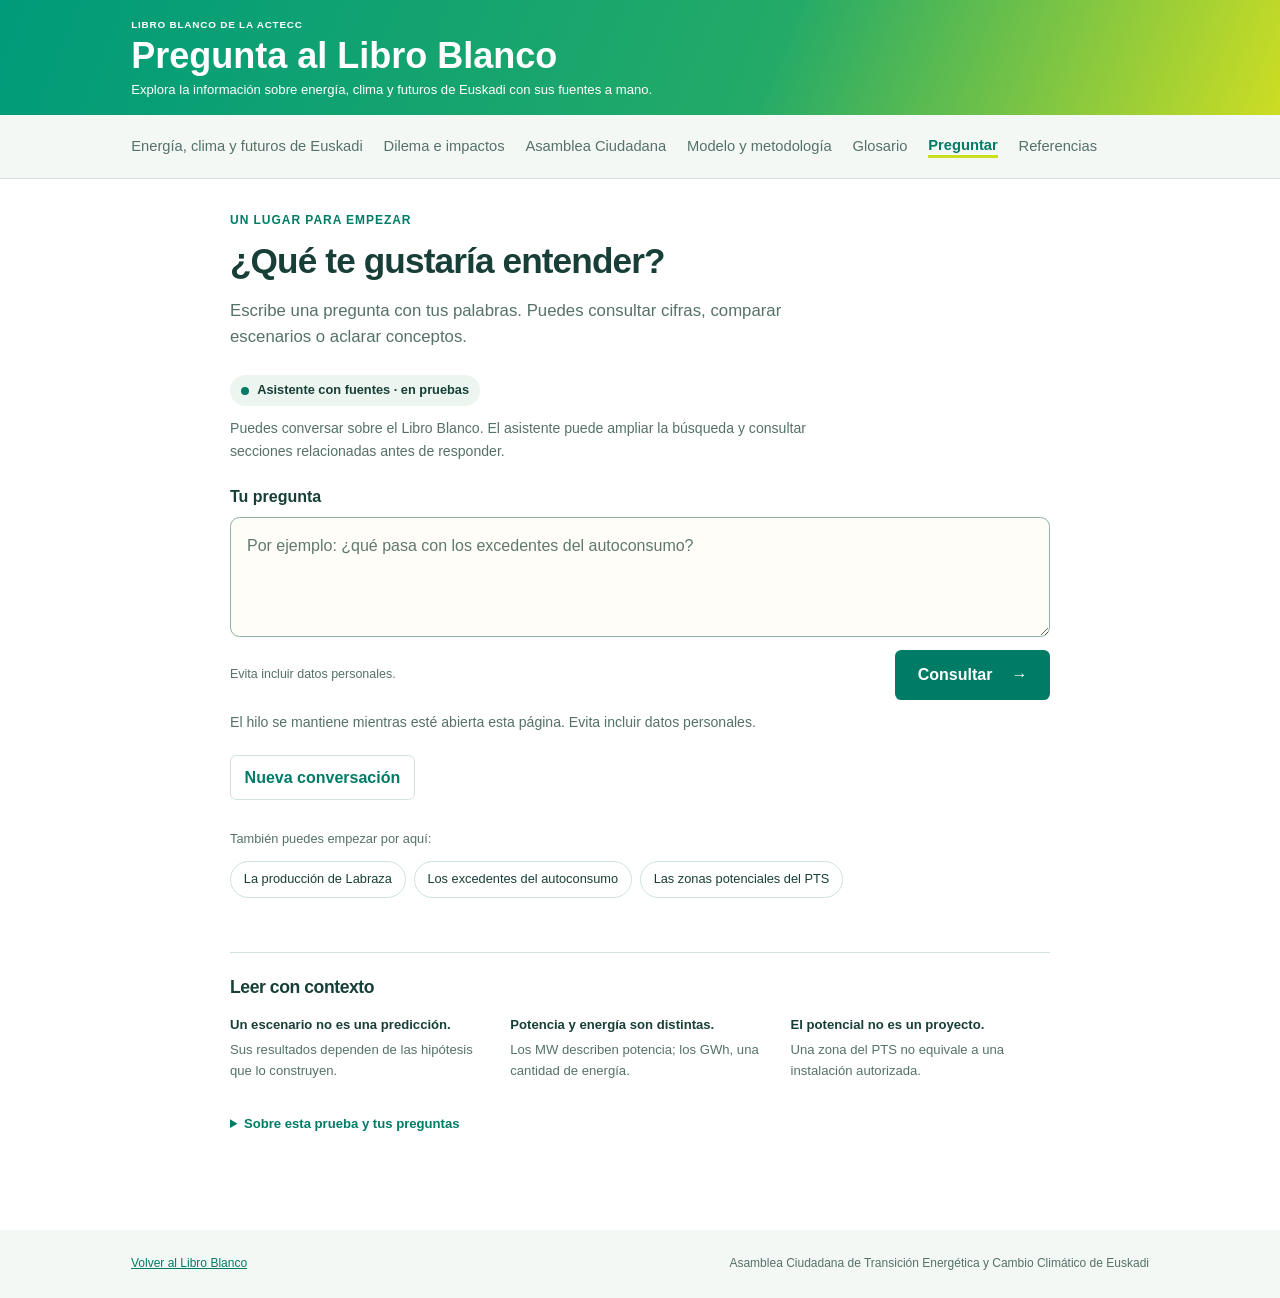
<file: consultar.html>
<!doctype html>
<html lang="es">
<head>
<meta charset="utf-8"><meta name="viewport" content="width=device-width,initial-scale=1">
<meta name="description" content="Pregunta y encuentra fuentes sobre energía, clima y futuros de Euskadi en el Libro Blanco de la ACTECC.">
<title>Pregunta al Libro Blanco · ACTECC</title>
<link rel="stylesheet" href="assets/chatbot/consulta.css?v=conversacion-2.1">
<link rel="stylesheet" href="assets/styles/actecc-shell.css">
<script src="assets/chatbot/consulta.js?v=conversacion-2.1" defer></script>
</head>
<body class="actecc-shell">
<a class="skip" href="#preguntar">Ir al cuadro de preguntas</a>
<header class="hero"><p class="hero-kicker">Libro Blanco de la ACTECC</p><h1>Pregunta al Libro Blanco</h1><p class="hero-subtitle">Explora la información sobre energía, clima y futuros de Euskadi con sus fuentes a mano.</p></header>
<nav aria-label="Navegación principal"><a href="index.html">Energía, clima y futuros de Euskadi</a><a href="comparativa_impactos.html">Dilema e impactos</a><a href="que_es_actecc.html">Asamblea Ciudadana</a><a href="modelo_coherencia_energetica.html">Modelo y metodología</a><a href="glosario.html">Glosario</a><a class="active" href="consultar.html" aria-current="page">Preguntar</a><a href="referencias.html">Referencias</a></nav>
<main>
<section class="ask" id="preguntar" aria-labelledby="ask-title">
<p class="eyebrow">Un lugar para empezar</p><h2 id="ask-title">¿Qué te gustaría entender?</h2>
<p class="intro">Escribe una pregunta con tus palabras. Puedes consultar cifras, comparar escenarios o aclarar conceptos.</p>
<div class="mode" id="mode"><span class="dot" aria-hidden="true"></span><span id="mode-text">Consulta documental en pruebas</span></div>
<p id="mode-description" class="mode-description">Por ahora encontrarás fragmentos de la web y enlaces para ampliar. La redacción de respuestas con IA aún no está activada.</p>
<form id="question-form"><label for="question">Tu pregunta</label><textarea id="question" name="question" rows="3" maxlength="1500" required placeholder="Por ejemplo: ¿qué pasa con los excedentes del autoconsumo?" aria-describedby="question-help mode-description"></textarea><div class="form-bottom"><span id="question-help">Evita incluir datos personales.</span><button id="submit" type="submit">Consultar <span aria-hidden="true">→</span></button></div></form><p id="conversation-note" class="mode-description" hidden>El hilo se mantiene mientras esté abierta esta página. Evita incluir datos personales.</p><button type="button" id="new-conversation" class="reset-conversation" hidden>Nueva conversación</button>
<div class="examples" aria-label="Preguntas de ejemplo"><p>También puedes empezar por aquí:</p><button type="button" data-question="¿Cuánta energía produce Labraza al año?">La producción de Labraza</button><button type="button" data-question="¿Qué pasa con los excedentes del autoconsumo?">Los excedentes del autoconsumo</button><button type="button" data-question="¿Las zonas del PTS son proyectos autorizados?">Las zonas potenciales del PTS</button></div>
</section>
<section class="answers" aria-labelledby="answer-title" hidden id="answers"><div class="results-heading"><p class="eyebrow" id="result-kind">En la documentación</p><h2 id="answer-title">Lo que hemos encontrado</h2></div><p role="status" aria-live="polite" id="status"></p><div id="results" role="log" aria-live="polite"></div></section>
<aside class="reading"><h2>Leer con contexto</h2><div><p><strong>Un escenario no es una predicción.</strong> Sus resultados dependen de las hipótesis que lo construyen.</p><p><strong>Potencia y energía son distintas.</strong> Los MW describen potencia; los GWh, una cantidad de energía.</p><p><strong>El potencial no es un proyecto.</strong> Una zona del PTS no equivale a una instalación autorizada.</p></div></aside>
<details class="about"><summary>Sobre esta prueba y tus preguntas</summary><p id="privacy-mode">En el modo documental, la búsqueda se realiza en tu navegador y el texto de la pregunta no se envía a un servicio de IA. No se conserva un historial de preguntas en esta página. El alojamiento puede registrar las visitas y descargas habituales de la web.</p><p id="documentation-note">Los resultados son extractos del contenido publicado. Abre la sección enlazada para leer sus métodos, fechas, hipótesis y fuentes originales. Encontrar una coincidencia no demuestra que baste para responder a tu pregunta.</p><p id="version">Versión del contenido: cargando…</p></details>
<noscript><p class="notice">Esta consulta necesita JavaScript. Puedes seguir leyendo el <a href="index.html">Libro Blanco</a> y sus <a href="referencias.html">referencias</a>.</p></noscript>
</main>
<footer><a href="index.html">Volver al Libro Blanco</a><span>Asamblea Ciudadana de Transición Energética y Cambio Climático de Euskadi</span></footer>
</body></html>
</file>
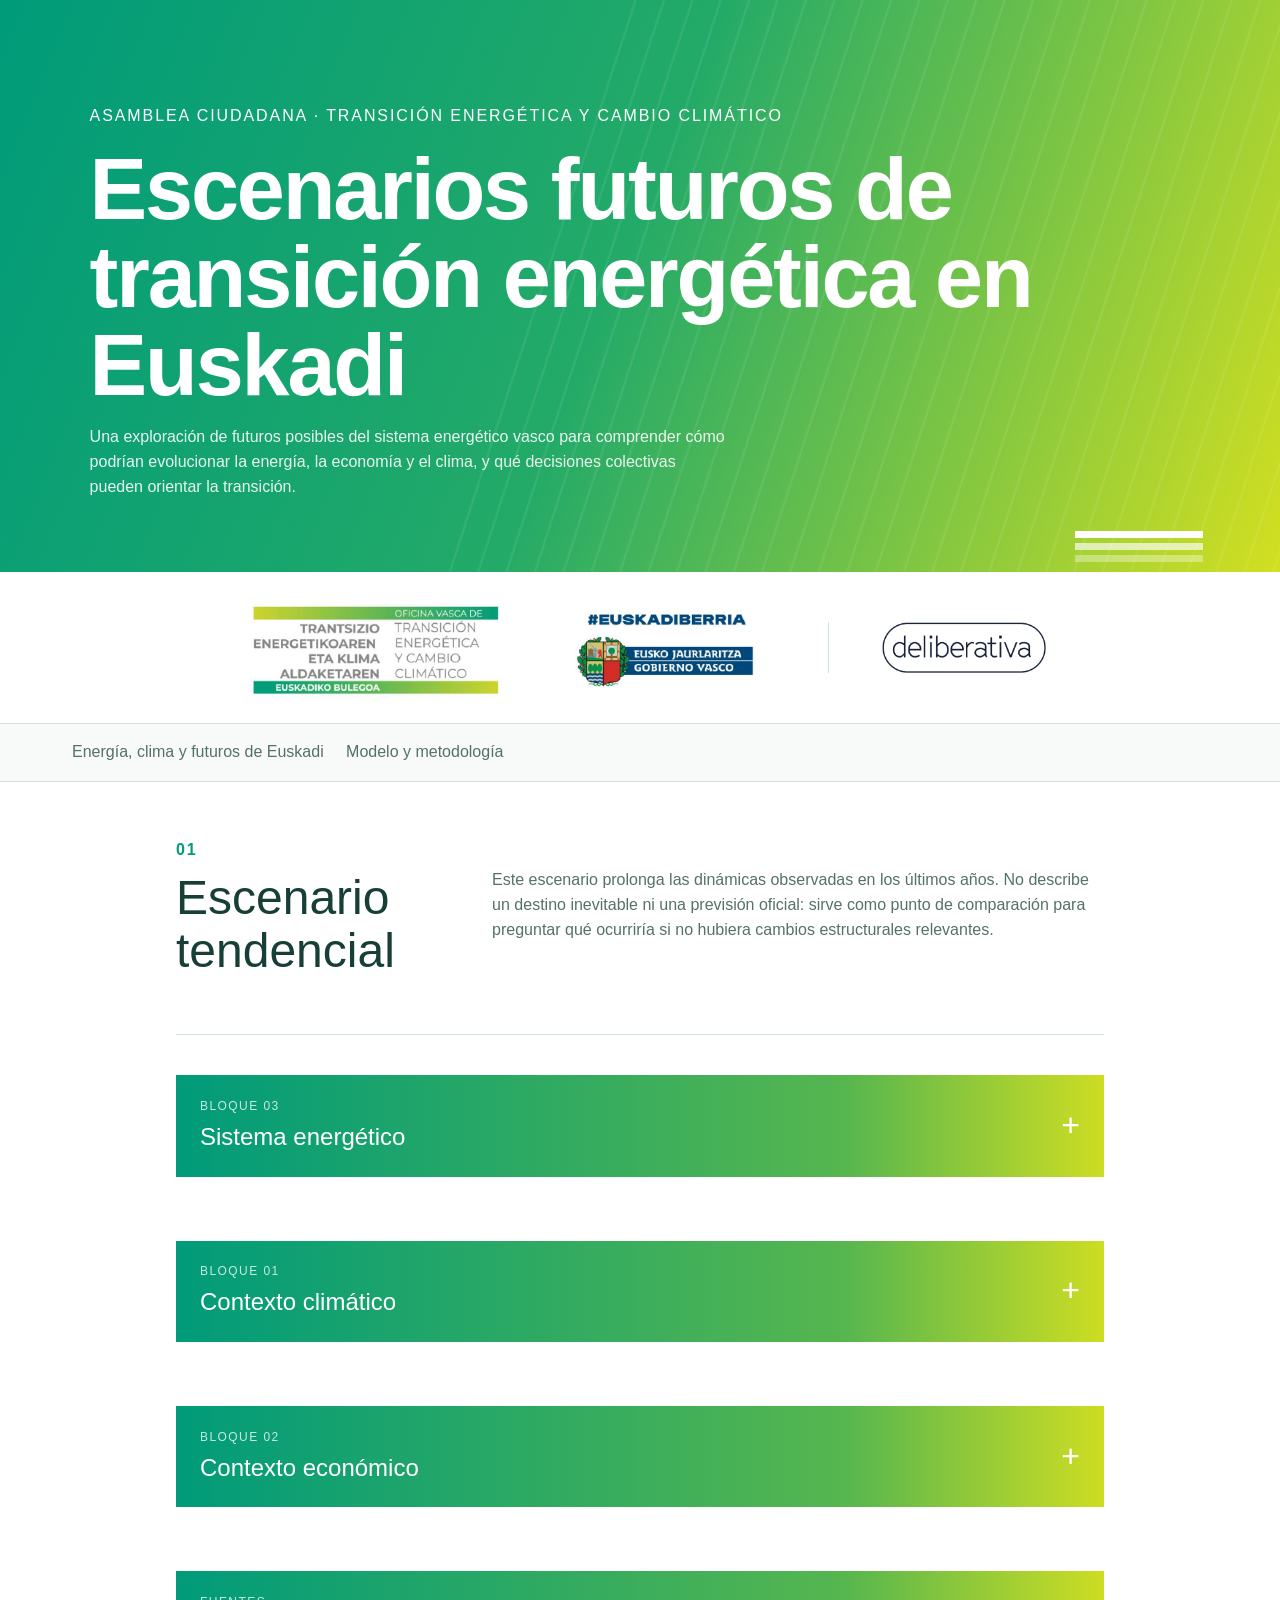
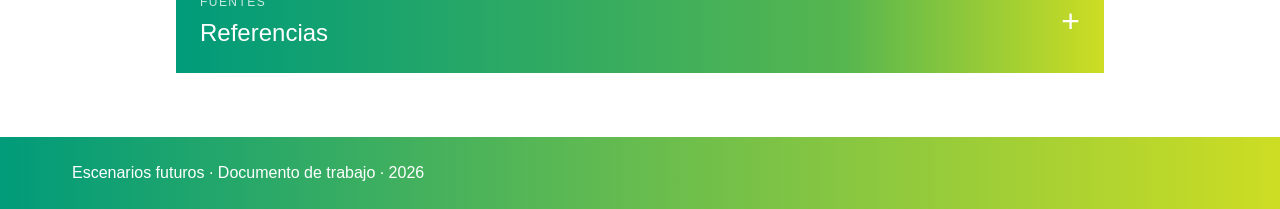
<file: escenarios_futuros_euskadi_interactivo.html>
<!doctype html>
<html lang="es">
<head>
<meta charset="utf-8">
<meta name="viewport" content="width=device-width, initial-scale=1">
<title>Escenarios futuros de transición energética en Euskadi</title>
<style>
:root {
  --background:#ffffff; --foreground:#183f37; --muted:#eef7f3; --muted-foreground:#557169;
  --primary:#009b7a; --primary-foreground:#ffffff; --accent:#eaf5d8; --accent-foreground:#164c3e;
  --border:#cfe3dc; --viz-series-1:#2f6b9a; --viz-series-2:#7b5fa7;
  --viz-series-3:#d39b32; --viz-series-4:#16856b;
  --viz-series-5:#d97941; --viz-series-6:#4f5b62;
}
* { box-sizing:border-box; }
body { margin:0; background:var(--background); color:var(--foreground); font-family:Arial,"Helvetica Neue",Helvetica,sans-serif; font-size:16px; line-height:1.55; }
h1 { font-size:clamp(2.4rem,7vw,5.4rem); line-height:1.02; font-weight:500; }
h2 { font-size:clamp(1.8rem,4vw,3rem); line-height:1.12; font-weight:500; }
h3 { font-size:1.25rem; line-height:1.25; font-weight:500; }
.text-small, small, figcaption { font-size:.86rem; }
strong { font-size:1.7rem; }
</style>
</head>
<body>
<script>window.SCENARIO_MODE="tendential";</script>
<main id="euskadi-sample" aria-label="Escenarios futuros de transición energética en Euskadi">
  <header class="hero">
    <p class="eyebrow">Asamblea ciudadana · Transición energética y cambio climático</p>
    <h1>Escenarios futuros de transición energética en Euskadi</h1>
    <p class="lead">Una exploración de futuros posibles del sistema energético vasco para comprender cómo podrían evolucionar la energía, la economía y el clima, y qué decisiones colectivas pueden orientar la transición.</p>
  </header>

  <div class="brand-bar" aria-label="Entidades impulsoras y colaboradoras">
    <img class="institutional-logos" src="assets/logos-oficina-euskadiberria-gobierno-vasco.png" alt="Oficina Vasca de Transición Energética y Cambio Climático, EuskadiBerria y Gobierno Vasco">
    <span class="brand-divider" aria-hidden="true"></span>
    <img class="deliberativa-logo" src="assets/deliberativa-logo.png" alt="Deliberativa">
  </div>

  <nav class="scenario-nav" aria-label="Escenarios">
    <a class="scenario-tab active" data-scenario="tendential" href="escenarios_futuros_euskadi_interactivo.html" hidden aria-hidden="true">01 · Escenario tendencial</a>
    <a class="scenario-tab" data-scenario="normative" href="escenarios_futuros_euskadi_normativo.html" hidden aria-hidden="true">02 · Escenario normativo</a>
    <a class="scenario-tab" href="comparacion_escenarios_euskadi.html">Energía, clima y futuros de Euskadi</a>
    <a class="scenario-tab" href="modelo_coherencia_energetica.html">Modelo y metodología</a>
  </nav>

  <article>
    <section class="intro-grid">
      <div>
        <p class="section-number">01</p>
        <h2>Escenario tendencial</h2>
      </div>
      <p>Este escenario prolonga las dinámicas observadas en los últimos años. No describe un destino inevitable ni una previsión oficial: sirve como punto de comparación para preguntar qué ocurriría si no hubiera cambios estructurales relevantes.</p>
    </section>

    <section class="topic-accordion">
      <button id="economic-toggle" class="topic-toggle" type="button" aria-expanded="false" aria-controls="economic-content">
        <span><small>Bloque 02</small>Contexto económico</span>
        <span class="topic-symbol" aria-hidden="true">+</span>
      </button>
      <div id="economic-content" class="topic-content indicator-group" hidden>

    <div class="topic-introduction">
      <p>La economía vasca ha atravesado una recuperación clara después de la caída provocada por la pandemia y ha continuado creciendo y creando empleo en los últimos años. En 2025, el PIB aumentó un 2,3 % y el empleo un 1,4 %. Las previsiones oficiales más recientes apuntan a que la expansión continuará, aunque a un ritmo más moderado: el Gobierno Vasco estima un crecimiento del PIB del 1,9 % en 2026 y del 1,7 % en 2027, junto con avances del empleo del 1,1 % y del 0,9 % y una reducción de la tasa de paro desde aproximadamente el 6,5 % hasta el 6,2 %. A corto plazo, el crecimiento se apoyaría principalmente en la demanda interna, el empleo y la recuperación del poder adquisitivo; al mismo tiempo, seguirá condicionado por la incertidumbre geopolítica y energética y por la exposición internacional de la industria vasca. Más allá de 2027 no existen previsiones oficiales equivalentes: las trayectorias hasta 2050 que se muestran a continuación son prolongaciones estadísticas para construir el escenario tendencial, no predicciones (Eustat, 2026; Gobierno Vasco, 2026; Orkestra, 2025).</p>
    </div>

    <section class="chapter">
      <h2>Intensidad energética final</h2>
      <p class="economic-rationale">La intensidad energética relaciona el consumo final de energía con el PIB real: indica cuánta energía necesita la economía para producir una misma cantidad de bienes y servicios. Se expresa como índice 2010 = 100 y mejora cuando disminuye. Entre 2004 y 2024, Euskadi consiguió aumentar claramente su producción económica y, al mismo tiempo, reducir su consumo final de energía. Este desacoplamiento absoluto es relevante porque, históricamente, el crecimiento económico solía venir acompañado de un mayor uso de energía. No significa que toda la transformación esté completada, pero sí refleja mejoras de eficiencia, cambios tecnológicos y estructurales y una menor energía necesaria por unidad de PIB (EVE, 2024, 2026; Eustat, 2025a).</p>

      <div class="chart-block interactive-block">
        <div class="chart-heading"><div><h3>Evolución de la intensidad energética final</h3><p>Índice 2010 = 100 · 2004–2050</p></div><div class="key"><span class="solid"></span> Observado <span class="soft"></span> Escenario</div></div>
        <svg id="energy-intensity-interactive" class="interactive-chart" viewBox="0 0 900 430" role="img" aria-label="Evolución de la intensidad energética final de Euskadi hasta 2050"></svg>
        <p id="energy-intensity-detail" class="chart-detail">Mueve el cursor sobre la gráfica para consultar el consumo final, el PIB real y la intensidad de cada año.</p>
        <p class="chart-note">Cálculo: consumo final energético dividido entre PIB real y normalizado para que 2010 sea igual a 100. Un valor menor indica que se necesita menos energía para producir una unidad de PIB. (EVE, 2026; Eustat, 2025a).</p>
      </div>

      <aside class="reading"><span>Lectura para la deliberación</span><p>La reducción de la intensidad es un logro de eficiencia y competitividad: permite que la actividad económica crezca sin exigir un aumento equivalente del consumo energético. El indicador no mide por sí solo las emisiones ni garantiza que toda la energía sea limpia, por lo que debe leerse junto con el mix energético y las emisiones.</p></aside>
    </section>

    <section class="chapter chapter-divider">
      <h2>Población de Euskadi</h2>
      <p class="economic-rationale">La población condiciona la demanda de vivienda, movilidad, servicios y energía, aunque su relación con el consumo no es proporcional: también influyen la estructura de los hogares, la actividad económica, la tecnología y la eficiencia. Entre 2004 y 2024, la población de Euskadi aumentó de 2,095 a 2,208 millones de habitantes (Eustat, 2025e).</p>

      <div class="chart-block interactive-block">
        <div class="chart-heading"><div><h3>Evolución de la población</h3><p>Habitantes a 1 de enero · 2004–2050</p></div><div class="key"><span class="solid"></span> Observado <span class="soft"></span> Regresión lineal</div></div>
        <svg id="population-interactive" class="interactive-chart" viewBox="0 0 900 430" role="img" aria-label="Población observada de Euskadi y regresión lineal prolongada hasta 2050"></svg>
        <p id="population-detail" class="chart-detail">Mueve el cursor sobre la gráfica para consultar el dato observado y la recta de regresión.</p>
        <p class="chart-note">La recta se ajusta por mínimos cuadrados a los 21 datos anuales de 2004–2024, se representa sobre todo el histórico y se prolonga hasta 2050. Es una estimación estadística propia, no la proyección demográfica oficial de Eustat. (Eustat, 2025e).</p>
      </div>

      <aside class="reading"><span>Lectura para la deliberación</span><p>La prolongación lineal conduce a unos 2,33 millones de habitantes en 2050. Debe interpretarse como una referencia tendencial sencilla: no modeliza por separado nacimientos, defunciones ni migraciones y, por tanto, no sustituye las proyecciones demográficas oficiales.</p></aside>
    </section>

    <section class="chapter chapter-divider" hidden data-retained-indicator="pib-real">
      <h2>Evolución del PIB real</h2>
      <p class="economic-rationale">El PIB real de Euskadi ha aumentado porque su economía produce más bienes y servicios que antes, descontando el efecto de la inflación. Las principales causas han sido la modernización de la industria, el crecimiento de las exportaciones, la inversión en tecnología e innovación, la mejora de la formación de los trabajadores, el aumento de la productividad y el desarrollo de servicios avanzados (Eustat, 2025d; OCDE, 2011; Orkestra, 2025).</p>
      <p class="economic-rationale"><strong>¿Qué significa el índice?</strong> El índice de volumen encadenado compara cuánto produce la economía descontando los cambios de precios. Se toma 2022 como referencia y se le asigna el valor 100. Por tanto, 105,7 puntos en 2024 significa que el volumen del PIB fue un 5,7 % mayor que en 2022; 79,1 puntos en 2004 significa que fue un 20,9 % menor. Los valores son puntos de índice: no representan euros ni una tasa anual de crecimiento (Eustat, 2025a).</p>

      <div class="chart-block interactive-block">
        <div class="chart-heading"><div><h3>PIB real de Euskadi</h3><p>Índice de volumen encadenado · 2022 = 100 · 2004–2050</p></div><div class="key"><span class="solid"></span> Observado <span class="soft"></span> Tendencia</div></div>
        <svg id="gdp-interactive" class="interactive-chart" viewBox="0 0 900 430" role="img" aria-label="Evolución interactiva del PIB real de Euskadi y tendencia lineal hasta 2050"></svg>
        <p id="gdp-detail" class="chart-detail">Mueve el cursor sobre la gráfica para consultar un año.</p>
        <p class="chart-note">PIB real mediante índice de volumen encadenado. La recta se ajusta por mínimos cuadrados a todos los datos de 2014–2024, se representa sobre ese histórico y se prolonga hasta 2050 sin volver a anclarla en el último dato. (Eustat, 2025a).</p>
      </div>

      <aside class="reading">
        <span>Lectura para la deliberación</span>
        <p>El crecimiento real del PIB amplía potencialmente la actividad económica, pero no informa por sí solo sobre bienestar, desigualdad, consumo energético o emisiones. El escenario tendencial debe leerse junto con la composición sectorial, el empleo y la intensidad energética.</p>
      </aside>
    </section>

    <section class="chapter chapter-divider">
      <h2>PIB real por habitante</h2>
      <p class="economic-rationale">El PIB real por habitante divide la producción económica real entre la población residente. Permite distinguir si el crecimiento del PIB total se debe solamente a que hay más habitantes o si también aumenta la producción media por persona. Entre 2004 y 2024, el PIB real por habitante de Euskadi aumentó aproximadamente un 26,8 %, frente a un crecimiento poblacional del 5,4 % (Eustat, 2025a, 2025e).</p>

      <div class="chart-block interactive-block">
        <div class="chart-heading"><div><h3>PIB real por habitante</h3><p>Índice 2022 = 100 · 2004–2050</p></div><div class="key"><span class="solid"></span> Observado <span class="soft"></span> Trayectoria derivada</div></div>
        <svg id="gdp-per-capita-interactive" class="interactive-chart" viewBox="0 0 900 430" role="img" aria-label="Evolución del PIB real por habitante de Euskadi y trayectoria derivada hasta 2050"></svg>
        <p id="gdp-per-capita-detail" class="chart-detail">Mueve el cursor sobre la gráfica para consultar el PIB real, la población y el valor por habitante.</p>
        <p class="chart-note">Se calcula como PIB real dividido entre población y se normaliza con 2022 igual a 100. La trayectoria futura deriva de las regresiones del PIB real y de la población ya utilizadas en el modelo; no es una proyección independiente. (Eustat, 2025a, 2025e).</p>
      </div>

      <aside class="reading"><span>Lectura para la deliberación</span><p>El indicador muestra que la mayor parte del crecimiento económico observado no se explica solamente por el aumento de población. La prolongación estadística lo situaría cerca de 138 puntos en 2050, pero no representa por sí sola una mejora equivalente del bienestar o de su distribución.</p></aside>
    </section>

    <section class="chapter chapter-divider">
      <h2>Distribución sectorial</h2>
      <p class="economic-rationale">La distribución sectorial permite comparar qué actividades generan la producción económica de Euskadi y cuáles concentran el empleo. Analizar conjuntamente ambas dimensiones ayuda a observar los cambios de productividad, las capacidades profesionales y las necesidades energéticas de la estructura productiva. El avance de los servicios no implica necesariamente sustituir a la industria: una transición competitiva requiere transformar la base industrial y reforzar los servicios avanzados, tecnológicos y de conocimiento que la acompañan (Eustat, 2025b; INE, 2026; Orkestra, 2025).</p>

      <div class="chart-block">
        <div class="chart-heading">
          <div>
            <h3>Composición sectorial del PIB real</h3>
            <p>Índice de volumen encadenado, 2022 = 100 · 2004–2050</p>
          </div>
          <div class="key"><span class="solid"></span> Observado <span class="soft"></span> Tendencia</div>
        </div>
        <svg class="pib-chart" viewBox="0 0 900 455" role="img" aria-labelledby="euskadi-chart-desc">
          <desc id="euskadi-chart-desc">Evolución del PIB real de cada sector de Euskadi. La suma de las bandas reproduce el PIB real total hasta 2050.</desc>
        </svg>
        <p id="sector-detail" class="chart-detail">Mueve el cursor sobre la gráfica para consultar un año.</p>
        <p class="chart-note">Cada banda se obtiene multiplicando el peso sectorial por el índice de PIB real total. Por eso, el borde superior reproduce exactamente la curva del PIB real y deja de ser una línea constante del 100 %. (Eustat, 2025a, 2025b).</p>
      </div>

      <aside class="reading">
        <span>Lectura para la deliberación</span>
        <p>La gráfica permite distinguir dos cambios simultáneos: cuánto crece el PIB real total y cómo se reparte ese crecimiento entre sectores. Aunque aumente el volumen real de producción industrial, su peso porcentual puede disminuir si los servicios crecen con mayor rapidez.</p>
      </aside>

      <p class="economic-rationale">La distribución sectorial del empleo mide cuántas personas ocupadas trabajan en la agricultura, la industria, la construcción y los servicios. Las bandas están expresadas en miles de personas y su suma —el borde superior— coincide con el empleo total de Euskadi. Así se puede diferenciar si un sector gana o pierde empleos y si, al mismo tiempo, cambia su peso relativo dentro de la economía (INE, 2026).</p>

      <div class="chart-block interactive-block">
        <div class="chart-heading"><div><h3>Distribución sectorial del empleo total</h3><p>Miles de personas ocupadas · 2011–2050</p></div><div class="key"><span class="solid"></span> Observado <span class="soft"></span> Tendencia</div></div>
        <svg id="employment-interactive" class="interactive-chart" viewBox="0 0 900 455" role="img" aria-label="Personas ocupadas por sector en Euskadi y empleo total hasta 2050"></svg>
        <p id="employment-detail" class="chart-detail">Mueve el cursor sobre la gráfica para consultar un año.</p>
        <p class="chart-note">Cada banda muestra personas ocupadas. Su suma reproduce el empleo total: la senda prolonga la trayectoria observada entre 2014 y 2024 y después distribuye el total mediante las participaciones sectoriales. (INE, 2026).</p>
      </div>

      <aside class="reading">
        <span>Lectura para la deliberación</span>
        <p>La gráfica permite ver simultáneamente la evolución del número total de personas ocupadas y su reparto sectorial. Un sector puede perder peso porcentual y, aun así, mantener o aumentar su número de empleos si crece suficientemente el empleo total.</p>
      </aside>

      <p class="economic-rationale">El sector servicios agrupa actividades muy diferentes. Para distinguirlas, el siguiente gráfico desglosa su VAB real entre comercio, hostelería y transporte; información y comunicaciones; finanzas y seguros; actividades inmobiliarias; actividades profesionales; administración pública, educación, sanidad y servicios sociales; y el resto de servicios. La suma de las bandas coincide con el VAB real total de los servicios (Eustat, 2025a).</p>

      <div class="chart-block interactive-block">
        <div class="chart-heading"><div><h3>PIB real de los subsectores de servicios</h3><p>Millones de euros de 2022 · 2004–2050</p></div><div class="key"><span class="solid"></span> Observado <span class="soft"></span> Tendencia</div></div>
        <svg id="service-subsectors-interactive" class="interactive-chart" viewBox="0 0 900 480" role="img" aria-label="VAB real de los subsectores de servicios de Euskadi hasta 2050"></svg>
        <p id="service-subsectors-detail" class="chart-detail">Mueve el cursor sobre la gráfica para consultar el VAB real de cada subsector.</p>
        <p class="chart-note">Datos A-10 de Eustat. Los índices de volumen encadenado se expresan en millones de euros de 2022 y se reescalan para cerrar con el total real de los servicios. La prolongación 2014–2024 no es una previsión oficial. (Eustat, 2025a).</p>
      </div>

      <aside class="reading"><span>Lectura para la deliberación</span><p>El desglose permite observar qué tipos de servicios explican el crecimiento económico y diferenciar, por ejemplo, los servicios públicos y sociales, los profesionales y tecnológicos, las actividades inmobiliarias y el comercio, transporte y hostelería.</p></aside>
    </section>

    <section class="chapter chapter-divider">
      <h2>Calidad del empleo</h2>
      <p class="economic-rationale">La calidad del empleo no depende de una sola variable. La remuneración real por hora muestra si mejora el poder adquisitivo del trabajo una vez descontada la inflación, sin confundir los ingresos con las horas trabajadas. La tasa de desempleo indica qué proporción de la población activa quiere trabajar y no encuentra empleo. Consideradas conjuntamente, ambas variables permiten observar la capacidad del sistema económico para ofrecer trabajo y remunerarlo adecuadamente (Eustat, 2025c; Departamento de Economía, Trabajo y Empleo, 2026).</p>

      <div class="chart-block interactive-block">
        <div class="chart-heading"><div><h3>Remuneración neta real por hora</h3><p>Euros constantes de 2024 por hora · 2004–2050</p></div><div class="key"><span class="solid"></span> Observado <span class="soft"></span> Tendencia</div></div>
        <svg id="wage-interactive" class="interactive-chart" viewBox="0 0 900 430" role="img" aria-label="Evolución interactiva de la remuneración neta real por hora en Euskadi y prolongación tendencial hasta 2050"></svg>
        <p id="wage-detail" class="chart-detail">Mueve el cursor sobre la gráfica para consultar un año con dato o estimación.</p>
        <p class="chart-note">Datos observados de la Encuesta de Condiciones de Trabajo. La línea discontinua prolonga hasta 2050 la tendencia lineal de las seis observaciones publicadas entre 2004 y 2024; no es una previsión oficial. (Departamento de Economía, Trabajo y Empleo, 2026).</p>
      </div>

      <aside class="reading">
        <span>Lectura para la deliberación</span>
        <p>La remuneración neta real por hora pasó de 13,01 euros en 2004 a 13,35 en 2024: un aumento acumulado de apenas el 2,6 %. La trayectoria ha sido irregular y el valor de 2024 se sitúa por debajo de los registrados en 2009 y 2020. La continuidad estadística de la tendencia apuntaría a una mejora lenta, pero su interpretación debe ser prudente porque la encuesta es cuatrienal y contiene pocas observaciones.</p>
      </aside>

      <div class="chart-block interactive-block quality-subchart">
        <div class="chart-heading"><div><h3>Tasa de desempleo</h3><p>Porcentaje de la población activa de 16 a 74 años · 2011–2050</p></div><div class="key"><span class="solid"></span> Observado <span class="soft"></span> Tendencia</div></div>
        <svg id="unemployment-interactive" class="interactive-chart" viewBox="0 0 900 430" role="img" aria-label="Evolución interactiva de la tasa de desempleo en Euskadi y prolongación tendencial hasta 2050"></svg>
        <p id="unemployment-detail" class="chart-detail">Mueve el cursor sobre la gráfica para consultar un año.</p>
        <p class="chart-note">La curva exponencial se obtiene mediante una regresión lineal del logaritmo de la tasa de desempleo sobre 2014–2024. Se representa sobre ese histórico y se prolonga hasta 2050 sin anclarla de nuevo en el dato de 2024. (Eustat, 2025c).</p>
      </div>

      <aside class="reading">
        <span>Lectura para la deliberación</span>
        <p>La tasa de desempleo alcanzó el 16,1 % en 2014 y descendió hasta el 7,4 % en 2024. Una prolongación puramente matemática del ritmo reciente la situaría cerca del 1,0 % en 2050. Ese resultado debe interpretarse como la consecuencia extrema del escenario tendencial, no como una expectativa realista: cuando el desempleo se aproxima a niveles bajos intervienen límites estructurales, cambios demográficos y desajustes entre las capacidades disponibles y los empleos demandados.</p>
      </aside>
    </section>
      </div>
    </section>

    <section class="topic-accordion">
      <button id="energy-toggle" class="topic-toggle" type="button" aria-expanded="false" aria-controls="energy-content">
        <span><small>Bloque 03</small>Sistema energético</span>
        <span class="topic-symbol" aria-hidden="true">+</span>
      </button>
      <div id="energy-content" class="topic-content indicator-group" hidden>
        <div class="topic-introduction">
          <p>El sistema energético vasco se caracteriza por una elevada dependencia exterior, un peso todavía dominante de los combustibles fósiles y una producción renovable propia limitada. Desde 2004 se ha reducido el consumo final y ha aumentado la electricidad renovable disponible, pero una parte creciente procede de importaciones. Por ello, conviene distinguir el sistema energético completo del sistema eléctrico, y la producción renovable propia de la energía renovable importada: ambas contribuyen a reducir emisiones, pero tienen efectos distintos sobre la autonomía energética de Euskadi (EVE, 2026).</p>
        </div>

        <section class="chapter">
          <h2>Mix energético</h2>
          <p class="economic-rationale">El mix energético muestra el reparto del consumo final entre derivados del petróleo, gas natural, combustibles sólidos, energías derivadas, renovables directas y electricidad. La electricidad se desdobla entre renovable propia, renovable importada y resto no renovable; las renovables directas se distinguen entre propias y de origen exterior. Como el perímetro es el consumo final, la suma de todas las bandas coincide cada año con la gráfica de consumo final energético (EVE, 2026).</p>
          <div class="chart-block interactive-block">
            <div class="chart-heading"><div><h3>Composición del mix energético</h3><p>GWh del consumo final energético · 2004–2050</p></div><div class="key"><span class="solid"></span> Observado <span class="soft"></span> Escenario <span class="electric-outline-key"></span> Contorno negro = electricidad</div></div>
            <svg id="energy-mix-interactive" class="interactive-chart" viewBox="0 0 900 455" role="img" aria-label="Evolución de la composición del mix energético de Euskadi y prolongación tendencial hasta 2050"></svg>
            <p id="energy-mix-detail" class="chart-detail">Mueve el cursor sobre la gráfica para consultar un año.</p>
            <p class="chart-note">El histórico utiliza los 21 balances anuales de EVE entre 2004 y 2024. La altura total representa el consumo final energético y cada área muestra la magnitud absoluta de una energía. La electricidad se divide con las series del mix eléctrico y las renovables directas se separan entre propias y de origen exterior mediante la convención común del modelo. Las diferencias de redondeo de hasta 2 GWh se reconcilian en la electricidad no renovable para que el balance cierre exactamente. Elaboración propia a partir de los balances energéticos de Euskadi (EVE, 2026).</p>
          </div>
          <aside class="reading"><span>Lectura para la deliberación</span><p>En 2024, los derivados del petróleo representaban aproximadamente el 49,5 % del consumo final y el gas natural el 18,0 %. La renovable total —directa y eléctrica— alcanzaba el 18,75 %. La serie anual permite reconocer tanto la reducción del consumo total como las oscilaciones y sustituciones entre fuentes.</p></aside>
        </section>

        <section class="chapter chapter-divider">
          <h2>Mix energético de las renovables directas no eléctricas</h2>
          <p class="economic-rationale">Este indicador desglosa las renovables directas no eléctricas en los tres grupos que pueden reconstruirse homogéneamente con las publicaciones de EVE: combustibles renovables, biomasa y calor renovable —solar térmica, aerotermia y geotermia—. Se excluyen hidráulica, eólica y fotovoltaica porque se contabilizan en la generación eléctrica. La electricidad de las bombas de calor permanece en el mix eléctrico.</p>
          <div class="chart-block interactive-block">
            <div class="chart-heading"><div><h3>Mix energético de las renovables directas no eléctricas</h3><p>GWh de consumo renovable directo · 2015–2050</p></div><div class="key"><span class="solid"></span> Observado <span class="soft"></span> Escenario <span style="display:inline-block;width:1rem;height:1rem;border:1px solid #594f91;border-radius:2px;background-color:#756bb1;background-image:radial-gradient(#fff 1.2px,transparent 1.3px);background-size:6px 6px"></span> Punteado = producción propia o predominantemente propia en Euskadi</div></div>
            <svg id="renewable-mix-interactive" class="interactive-chart" viewBox="0 0 900 455" role="img" aria-label="Composición por tecnologías del mix energético renovable de Euskadi"></svg>
            <p id="renewable-mix-detail" class="chart-detail">Mueve el cursor sobre la gráfica para consultar un año.</p>
            <p class="chart-note">Serie reconstruida para 2015–2024 con los informes anuales Euskadi Energía y los balances finales de EVE. Se excluyen las cuotas hidráulica y eólica antes de normalizar el desglose contra el total de renovables directas. EVE agrupa solar, aerotermia y geotermia, por lo que no se desagregan retrospectivamente. El informe de 2022 declara una actualización metodológica del indicador renovable. (EVE, 2016–2025).</p>
          </div>
          <aside class="reading"><span>Lectura para la deliberación</span><p>La biomasa y los biocarburantes concentran actualmente la mayor parte del aprovechamiento renovable. En el futuro, la composición puede diversificarse si aumentan la energía solar, la eólica, la aerotermia y la geotermia; el escenario normativo representa una transformación más rápida de esa estructura.</p></aside>
        </section>

        <section class="chapter chapter-divider">
          <h2>Mix de la generación eléctrica renovable propia</h2>
          <p class="economic-rationale">Este indicador desglosa la electricidad renovable generada dentro de Euskadi entre hidráulica, eólica, solar fotovoltaica y otras tecnologías eléctricas renovables, principalmente biomasa, biogás, residuos renovables y energía marina. La suma coincide con la generación eléctrica renovable propia del escenario.</p>
          <div class="chart-block interactive-block">
            <div class="chart-heading"><div><h3>Mix de la generación eléctrica renovable propia</h3><p>GWh · 2014–2050</p></div><div class="key"><span class="solid"></span> Observado <span class="soft"></span> Escenario</div></div>
            <svg id="electric-renewable-mix-interactive" class="interactive-chart" viewBox="0 0 900 455" role="img" aria-label="Generación eléctrica renovable propia de Euskadi por tecnología"></svg>
            <p id="electric-renewable-mix-detail" class="chart-detail">Mueve el cursor sobre la gráfica para consultar un año.</p>
            <p class="chart-note">La serie 2020–2024 procede de Red Eléctrica y se escala al total de EVE para mantener el mismo perímetro. La senda normativa utiliza la 3E2030, el PTS de Energías Renovables y el objetivo agregado del Gobierno Vasco de marzo de 2026. Para la fotovoltaica se contrasta la productividad de Ekian; para eólica se aplican el objetivo de 733 MW, el potencial territorial del PTS y sus restricciones ambientales; para biomasa y otras se utilizan los objetivos de potencia del PTS. Los valores de 2050 son límites de modelización, no metas oficiales. Referencias completas al final. (EVE, 2016, 2025; Red Eléctrica, s. f.; Gobierno Vasco, 2020, 2021, 2026).</p>
          </div>
          <aside class="reading"><span>Lectura para la deliberación</span><p>La senda normativa concentra el crecimiento en eólica y fotovoltaica, mientras la hidráulica mantiene un margen de expansión mucho menor. Las otras renovables eléctricas agrupan biomasa, biogás, residuos renovables y energía marina.</p></aside>
        </section>

        <section class="chapter chapter-divider">
          <h2>Consumo final energético</h2>
          <p class="economic-rationale">El consumo final reúne la energía utilizada directamente por la industria, el transporte, los hogares, los servicios y el sector primario. Su reducción puede reflejar mejoras de eficiencia, cambios estructurales de la economía o variaciones de actividad y no implica por sí sola una sustitución de combustibles fósiles por fuentes renovables (EVE, 2026).</p>
          <div class="chart-block interactive-block"><div class="chart-heading"><div><h3>Consumo final energético</h3><p>GWh · 2004–2050</p></div><div class="key"><span class="solid"></span> Observado <span class="soft"></span> Tendencia</div></div><svg id="final-consumption-interactive" class="interactive-chart" viewBox="0 0 900 430" role="img" aria-label="Evolución del consumo final energético de Euskadi hasta 2050"></svg><p id="final-consumption-detail" class="chart-detail">Mueve el cursor sobre la gráfica para consultar un año.</p><p class="chart-note">La senda utiliza la pendiente estimada sobre 2014–2024, pero se inicia expresamente en el dato observado de 2024. Es una tendencia lineal anclada, no la recta de regresión completa ni una previsión oficial. (EVE, 2026).</p></div>
          <aside class="reading"><span>Lectura para la deliberación</span><p>El consumo final pasó de 64.812 GWh en 2004 a 53.178 GWh en 2024. La tendencia anclada en 2024 y construida con la pendiente estadística de 2014–2024 lo situaría alrededor de 40.100 GWh en 2050; no se impone ningún valor futuro al escenario tendencial.</p></aside>
        </section>

        <section class="chapter chapter-divider" hidden data-retained-indicator="produccion-primaria-renovable">
          <h2>Producción primaria renovable</h2>
          <p class="economic-rationale">La producción primaria renovable mide la energía renovable obtenida dentro de Euskadi antes de su transformación o consumo. Es el indicador más directamente relacionado con la capacidad propia de abastecimiento renovable y debe diferenciarse de la electricidad renovable importada (EVE, 2026).</p>
          <div class="chart-block interactive-block"><div class="chart-heading"><div><h3>Producción primaria renovable propia</h3><p>GWh · 2004–2050</p></div><div class="key"><span class="solid"></span> Observado <span class="soft"></span> Tendencia</div></div><svg id="primary-renewable-interactive" class="interactive-chart" viewBox="0 0 900 430" role="img" aria-label="Evolución de la producción primaria renovable de Euskadi hasta 2050"></svg><p id="primary-renewable-detail" class="chart-detail">Mueve el cursor sobre la gráfica para consultar un año.</p><p class="chart-note">La senda utiliza la pendiente estimada sobre 2014–2024 y se inicia en el dato observado de 2024. Es una tendencia lineal anclada, no la recta de regresión completa ni una previsión oficial. (EVE, 2026).</p></div>
          <aside class="reading"><span>Lectura para la deliberación</span><p>La producción primaria renovable aumentó desde 4.095 GWh en 2004 hasta 6.748 GWh en 2024, con fuertes oscilaciones. La prolongación reciente alcanzaría unos 13.800 GWh en 2050, pero exige interpretar con cautela la variabilidad hidráulica, eólica y de la biomasa.</p></aside>
        </section>

        <section class="chapter chapter-divider" hidden data-retained-indicator="importacion-renovable">
          <h2>Importación renovable</h2>
          <p class="economic-rationale">La importación renovable estima la parte de la electricidad importada atribuible a fuentes renovables según la composición del mix eléctrico estatal. Aumenta la energía renovable disponible para el consumo vasco, aunque no representa generación ubicada en Euskadi (EVE, 2026).</p>
          <div class="chart-block interactive-block"><div class="chart-heading"><div><h3>Electricidad renovable importada</h3><p>GWh · 2004–2050</p></div><div class="key"><span class="solid"></span> Observado <span class="soft"></span> Tendencia</div></div><svg id="imported-renewable-interactive" class="interactive-chart" viewBox="0 0 900 430" role="img" aria-label="Evolución de la electricidad renovable importada por Euskadi hasta 2050"></svg><p id="imported-renewable-detail" class="chart-detail">Mueve el cursor sobre la gráfica para consultar un año.</p><p class="chart-note">La estimación depende del peso renovable del mix estatal. La prolongación lineal utiliza 2014–2024 y se ancla en 2024; no es una previsión oficial. (EVE, 2026).</p></div>
          <aside class="reading"><span>Lectura para la deliberación</span><p>La importación renovable pasó de 2.086 GWh en 2004 a 5.197 GWh en 2024. Su variación anual es elevada y depende tanto del saldo importador vasco como de la generación renovable disponible en el conjunto del sistema eléctrico español.</p></aside>
        </section>

        <section class="chapter chapter-divider" hidden data-retained-indicator="renovable-total-disponible">
          <h2>Renovable total disponible</h2>
          <p class="economic-rationale">La renovable total disponible suma la electricidad renovable producida en Euskadi y la parte renovable de las importaciones eléctricas. Permite medir la disponibilidad conjunta, pero no debe utilizarse como sinónimo de producción propia ni de autoabastecimiento (EVE, 2026).</p>
          <div class="chart-block interactive-block"><div class="chart-heading"><div><h3>Energía renovable total disponible</h3><p>GWh · 2004–2050</p></div><div class="key"><span class="solid"></span> Observado <span class="soft"></span> Tendencia</div></div><svg id="total-renewable-interactive" class="interactive-chart" viewBox="0 0 900 430" role="img" aria-label="Evolución de la energía renovable total disponible en Euskadi hasta 2050"></svg><p id="total-renewable-detail" class="chart-detail">Mueve el cursor sobre la gráfica para consultar un año.</p><p class="chart-note">Suma de renovables propias del mix eléctrico e importación eléctrica renovable. La prolongación lineal utiliza 2014–2024; no es una previsión oficial. (EVE, 2026).</p></div>
          <aside class="reading"><span>Lectura para la deliberación</span><p>El total renovable disponible aumentó de 2.965 GWh en 2004 a 6.361 GWh en 2024. Casi cuatro quintas partes del valor de 2024 procedían de importaciones renovables, lo que refuerza la descarbonización eléctrica más que la autonomía territorial.</p></aside>
        </section>

        <section class="chapter chapter-divider">
          <h2>Renovables dentro del consumo final energético</h2>
          <p class="economic-rationale">Este indicador expresa en GWh la parte renovable y no renovable del consumo final energético. Al representarlas apiladas, el borde superior equivale al consumo final total y permite observar simultáneamente su descenso y el aumento del peso renovable. El porcentaje exacto de cada año se conserva en la información interactiva (EVE, 2026).</p>
          <div class="chart-block interactive-block"><div class="chart-heading"><div><h3>Renovables dentro del consumo final energético</h3><p>GWh · 2004–2050</p></div><div class="key"><span style="display:inline-block;width:1rem;height:.65rem;background:#7fbd32"></span> Renovables <span style="display:inline-block;width:1rem;height:.65rem;background:#555b60"></span> No renovables</div></div><svg id="renewable-available-interactive" class="interactive-chart" viewBox="0 0 900 430" role="img" aria-label="Magnitud de las energías renovables y no renovables dentro del consumo final de Euskadi hasta 2050"></svg><p id="renewable-available-detail" class="chart-detail">Mueve el cursor sobre la gráfica para consultar un año.</p><p class="chart-note">La altura total del área representa el consumo final energético en GWh. La parte verde muestra su magnitud renovable y la gris la no renovable. Por tanto, el borde superior reproduce la trayectoria descendente del consumo final. (EVE, 2026).</p></div>
          <aside class="reading"><span>Lectura para la deliberación</span><p>En 2024, aproximadamente 6.361 GWh de los 53.178 GWh consumidos eran renovables. En el futuro puede crecer la proporción renovable mientras disminuye el consumo total; por eso conviene observar conjuntamente el volumen en GWh y el porcentaje mostrado al pasar el cursor.</p></aside>
        </section>
      </div>
    </section>

    <section class="topic-accordion">
      <button id="climate-toggle" class="topic-toggle" type="button" aria-expanded="false" aria-controls="climate-content">
        <span><small>Bloque 01</small>Contexto climático</span>
        <span class="topic-symbol" aria-hidden="true">+</span>
      </button>
      <div id="climate-content" class="topic-content indicator-group" hidden>
        <div class="topic-introduction">
          <p>El contexto climático combina dos dimensiones relacionadas: la temperatura permite observar la evolución del calentamiento, mientras que el balance de emisiones muestra la contribución de Euskadi a sus causas. Las emisiones brutas recogen lo que se libera a la atmósfera; las absorciones UTCUTS, el CO₂ retirado por bosques, suelos y otros usos de la tierra; y las emisiones netas son la diferencia entre ambas. La Ley 1/2024 exige reducir las emisiones un 45 % en 2030 respecto a 2005 y alcanzar la neutralidad climática, como máximo, en 2050, lo que significa llevar el balance neto a cero y no necesariamente eliminar todas las emisiones brutas (Ihobe, 2023; Gobierno Vasco, 2025b; Gobierno Vasco, 2024).</p>
        </div>

        <section class="chapter">
          <h2>Temperatura media anual en las tres capitales vascas</h2>
          <p class="economic-rationale">La temperatura media anual varía de un año a otro, pero el histórico de largo plazo permite distinguir esa variabilidad del calentamiento sostenido. El indicador utiliza la media aritmética de Bilbao, Donostia / San Sebastián y Vitoria-Gasteiz; por tanto, representa tres puntos urbanos de referencia y no una media espacial de todo el territorio.</p>

          <div class="chart-block interactive-block">
            <div class="chart-heading"><div><h3>Temperatura media anual</h3><p>Media de las tres capitales vascas · °C · 1971–2100</p></div><div class="key"><span class="solid"></span> Reanálisis ERA5-Land <span class="soft"></span> Proyección regional Ihobe / EURO-CORDEX</div></div>
            <svg id="temperature-interactive" class="interactive-chart" viewBox="0 0 900 440" role="img" aria-label="Temperatura media anual en Bilbao, Donostia San Sebastián y Vitoria-Gasteiz, histórico 1971 a 2025 y proyección climática del escenario hasta 2100"></svg>
            <p id="temperature-detail" class="chart-detail">Mueve el cursor sobre la gráfica para consultar un año.</p>
            <p class="chart-note">El tramo 1971–2025 procede de ERA5-Land. El dato completo de 2025, 14,46 °C, se incorpora mediante su anomalía respecto a 2024 para preservar la homogeneidad de la versión histórica ya utilizada. Desde 2025 se aplica la proyección regional de Ihobe/EURO-CORDEX correspondiente al escenario: RCP8.5 en el tendencial y RCP4.5 en el normativo. La media multimodelo se suaviza a 11 años y se enlaza con el dato observado de 2025. La diferencia supone que el mundo sigue una senda climática coherente con cada escenario; no significa que Euskadi determine por sí sola la temperatura regional. (Copernicus Climate Change Service & ECMWF, s. f.; Open-Meteo, 2026a; Ihobe, 2026; IPCC, 2021).</p>
          </div>

          <aside class="reading">
            <span>Lectura para la deliberación</span>
            <p>La diferencia entre escenarios todavía es moderada en 2050 y se vuelve mucho más visible a finales de siglo. Si el mundo mantiene un esfuerzo sostenido de mitigación, la trayectoria regional se estabiliza cerca de 15,2 °C en 2100; bajo una senda de emisiones altas, asciende hasta aproximadamente 17,1 °C.</p>
          </aside>
        </section>

        <section class="chapter">
          <h2>Emisiones brutas de gases de efecto invernadero</h2>
          <p class="economic-rationale">Este indicador reúne en toneladas equivalentes de CO₂ los principales gases responsables del calentamiento global. Entre 2005 y 2024, las emisiones de Euskadi descendieron aproximadamente un 38 %, desde 25,5 hasta 15,8 millones de toneladas. Las reducciones recientes se explican especialmente por el descenso de las emisiones energéticas e industriales, mientras que el transporte continúa siendo uno de los sectores más difíciles de descarbonizar (Ihobe, 2025).</p>

          <div class="chart-block interactive-block">
            <div class="chart-heading"><div><h3>Emisiones brutas de gases de efecto invernadero</h3><p>Millones de toneladas de CO₂ equivalente · 2004–2050</p></div><div class="key"><span class="solid"></span> Observado <span class="soft"></span> Tendencia</div></div>
            <svg id="emissions-interactive" class="interactive-chart" viewBox="0 0 900 440" role="img" aria-label="Evolución interactiva de las emisiones totales de gases de efecto invernadero de Euskadi y prolongación tendencial hasta 2050"></svg>
            <p id="emissions-detail" class="chart-detail">Mueve el cursor sobre la gráfica para consultar un año.</p>
            <p class="chart-note">Inventario oficial 2004–2023 y avance provisional para 2024. La banda horizontal muestra las absorciones estimadas por la Hoja de Ruta para 2050: 2,000 Mt CO₂-eq en el escenario BAU y 2,473 Mt en el normativo. El dato de 2,6 Mt observado en 2023 se conserva como referencia histórica, pero no se prolonga automáticamente hasta 2050. Cuando las emisiones brutas igualan las absorciones del mismo escenario, las emisiones netas son cero. (Gobierno Vasco, 2025a, 2025b; Ihobe, comunicación personal, 2026).</p>
          </div>

          <aside class="reading">
            <span>Lectura para la deliberación</span>
            <p>Si continuara el ritmo de descenso de 2014–2024, las emisiones se situarían alrededor de 14,1 millones de toneladas en 2030, muy cerca del objetivo legal de reducción del 45 % respecto a 2005, pero todavía alcanzarían unos 9,7 millones en 2050. La tendencia observada, por tanto, no conduciría por sí sola a la neutralidad climática: serían necesarias reducciones adicionales y el refuerzo de las absorciones de carbono.</p>
          </aside>
        </section>

      </div>
    </section>

    <section class="topic-accordion references-accordion">
      <button id="references-toggle" class="topic-toggle" type="button" aria-expanded="false" aria-controls="references-content">
        <span><small>Fuentes</small>Referencias</span>
        <span class="topic-symbol" aria-hidden="true">+</span>
      </button>
      <div id="references-content" class="topic-content references-content" hidden>
        <h3>Fuentes de los datos de las gráficas</h3>
        <ol>
          <li>Copernicus Climate Change Service / European Centre for Medium-Range Weather Forecasts. (s. f.). <em>ERA5-Land hourly data from 1950 to present.</em> Reanálisis utilizado para reconstruir la temperatura media diaria y anual de 1971–2025. <a href="https://cds.climate.copernicus.eu/datasets/reanalysis-era5-land">Copernicus Climate Data Store</a>.</li>
          <li>Open-Meteo. (2026a). <em>Historical Weather API.</em> Acceso homogéneo a ERA5-Land; serie consultada para Bilbao, Donostia / San Sebastián y Vitoria-Gasteiz. <a href="https://open-meteo.com/en/docs/historical-weather-api">Open-Meteo</a>.</li>
          <li>Ihobe–Sociedad Pública de Gestión Ambiental. (2026). <em>Escenarios climáticos en Euskadi y series de datos.</em> Proyecciones regionales RCP4.5 y RCP8.5 de temperatura anual, basadas en EURO-CORDEX, para los municipios de Bilbao, Donostia / San Sebastián y Vitoria-Gasteiz hasta 2100. <a href="https://escenariosklima.ihobe.eus/home">Ihobe</a>.</li>
          <li>Intergovernmental Panel on Climate Change. (2021). <em>Climate Change 2021: The Physical Science Basis. Summary for Policymakers.</em> Referencia para interpretar la relación entre trayectorias globales de emisiones y calentamiento hasta 2100. <a href="https://www.ipcc.ch/report/ar6/wg1/chapter/summary-for-policymakers/">IPCC</a>.</li>
          <li>Eustat–Instituto Vasco de Estadística. (2025a, 19 de septiembre). <em>Producto interior bruto (PIB) de la C. A. de Euskadi (oferta) por territorio histórico, rama de actividad, tipo de dato y de medida, 1980–2024.</em> Índice de volumen encadenado, base 2022; 2024 provisional. <a href="https://www.eustat.eus/bankupx/pxweb/es/DB/-/PX_170112_cpib_pib_a_06.px/">Banco de datos de Eustat</a>.</li>
          <li>Eustat–Instituto Vasco de Estadística. (2025e, 5 de diciembre). <em>Población de la C. A. de Euskadi por territorio histórico, zona de residencia y sexo, 2001/01/01–2025/01/01.</em> Censo de población y viviendas, estructura de la población. Serie utilizada: total de Euskadi, ambos sexos y total de zonas, datos a 1 de enero de 2004–2024. <a href="https://www.eustat.eus/bankupx/pxweb/es/DB/-/PX_010154_cepv1_ep04b.px/">Banco de datos de Eustat</a>.</li>
          <li>Eustat–Instituto Vasco de Estadística. (2025b, 31 de octubre). <em>Valor añadido bruto de la C. A. de Euskadi por rama de actividad A-4 y territorio histórico (% sobre el VAB a precios básicos), 2000–2024.</em> <a href="https://www.eustat.eus/elementos/tbl0018913_c.html">Eustat</a>.</li>
          <li>Instituto Nacional de Estadística. (2026, 25 de febrero). <em>Ocupados por sector económico, sexo y comunidad autónoma. Valores absolutos.</em> Media de los cuatro trimestres, Encuesta de Población Activa. Unidad: miles de personas. <a href="https://www.ine.es/jaxiT3/Tabla.htm?L=0&amp;t=4948">INEbase</a>.</li>
          <li>Departamento de Economía, Trabajo y Empleo. (2026, 25 de febrero). <em>Remuneración neta media en el último mes cobrado de la población asalariada y asimilada de la C. A. de Euskadi, 1996–2024.</em> Encuesta de Condiciones de Trabajo. <a href="https://es.eustat.eus/elementos/tbl0018393_c.html">Eustat</a>.</li>
          <li>Eustat–Instituto Vasco de Estadística. (2025c). <em>Tasa de paro de la población de 16 a 74 años de la C. A. de Euskadi y de los países de la Unión Europea, 2011–2024.</em> Encuesta de Población en Relación con la Actividad. <a href="https://es.eustat.eus/elementos/tbl0004241_c.html">Eustat</a>.</li>
          <li>Gobierno Vasco. (2025a, 23 de septiembre). <em>Inventario de emisiones de gases de efecto invernadero de la C. A. de Euskadi, 1990–2023.</em> Conjunto de datos abiertos, operación estadística 090205. <a href="https://opendata.euskadi.eus/catalogo/-/estadistica/inventario-de-emisiones-de-gases-de-efecto-invernadero-de-la-c-a-de-euskadi-2023/">Open Data Euskadi</a>.</li>
          <li>Gobierno Vasco. (2025b, 21 de octubre). <em>Avance del Inventario de Emisiones de Gases de Efecto Invernadero de Euskadi 2024.</em> <a href="https://www.irekia.euskadi.eus/es/news/105383-euskadi-reduce-sus-emisiones-desde-2005-consolida-senda-hacia-neutralidad-climatica">Irekia</a>.</li>
          <li>Ihobe–Sociedad Pública de Gestión Ambiental. (2023). <em>Inventario de Emisiones de Gases de Efecto Invernadero del País Vasco 2021.</em> Incluye las absorciones del sector UTCUTS. <a href="https://www.euskadi.eus/contenidos/documentacion/inventarios_gei/es_pub/adjuntos/230628-GEI_2021_Resumen_CAS.pdf">Gobierno Vasco</a>.</li>
          <li>Ente Vasco de la Energía. (2026). <em>Datos energéticos de Euskadi: balances energéticos, consumo interior bruto y mix energético, consumo final, intensidad energética, mix eléctrico y energías renovables.</em> EVE define la intensidad como consumo energético por unidad de PIB generado. Series interactivas elaboradas conforme a la metodología Eurostat. <a href="https://www.eve.eus/impulsamos-la-transicion/datos-energeticos/datos-energeticos-euskadi/">EVE</a>.</li>
          <li>Ente Vasco de la Energía. (2023). <em>Euskadi Energía 2022.</em> Composición del aprovechamiento renovable por tecnologías. <a href="https://www.eve.eus/assets/media/Euskadi-Energia-2022V2.pdf">EVE</a>.</li>
          <li>Ente Vasco de la Energía. (2024). <em>Euskadi Energía 2023.</em> Variación anual del aprovechamiento de biomasa, biocarburantes, hidráulica, eólica, solar, aerotermia y geotermia. <a href="https://www.eve.eus/assets/media/Euskadi-Energia-2023-cast.pdf">EVE</a>.</li>
          <li>Gobierno Vasco. (2024). <em>Plan Territorial Sectorial de las Energías Renovables en Euskadi. Memoria de aprobación provisional.</em> Potencial neto de nueva producción: predominio de la eólica, seguida de la solar fotovoltaica; crecimiento limitado de la minihidráulica. <a href="https://www.euskadi.eus/contenidos/informacion/proceso_elaboracion_ptsere/es_def/adjuntos/PROVISIONAL-DOC-1-MEMORIA.pdf">Euskadi.eus</a>.</li>
          <li>Ente Vasco de la Energía. (2026). <em>La biomasa en Euskadi.</em> Recursos forestales, residuos industriales y urbanos, biogás y usos térmicos y eléctricos. <a href="https://www.eve.eus/actuaciones/biomasa/">EVE</a>.</li>
          <li>Instituto para la Diversificación y Ahorro de la Energía. (2026). <em>Biocarburantes.</em> Definiciones, materias primas y principales usos en el transporte. <a href="https://www.idae.es/tecnologias/energias-renovables/uso-termico/biocarburantes">IDAE</a>.</li>
          <li>Instituto para la Diversificación y Ahorro de la Energía. (2023). <em>Guía para la incorporación de la bomba de calor en la rehabilitación de edificios.</em> La climatización representa aproximadamente el 49 % del consumo energético de los edificios. <a href="https://www.idae.es/en/node/32429">IDAE</a>.</li>
          <li>Comisión Europea. (2026). <em>Heat pumps.</em> Las bombas de calor son aproximadamente entre tres y cinco veces más eficientes que las calderas de gas. <a href="https://energy.ec.europa.eu/topics/energy-efficiency/heat-pumps_en">Comisión Europea</a>.</li>
          <li>World Economic Forum. (2024). <em>Industrial Electrification: Strategies and Policies for Europe.</em> Potencial técnico de electrificación directa del 60–90 % de la demanda energética industrial de la UE. <a href="https://reports.weforum.org/docs/WEF_Industrial_Electrification_2024.pdf">World Economic Forum</a>.</li>
          <li>SPRI–Net-Zero Basque Industrial SuperCluster. (2023). <em>Roadmaps para la descarbonización de la industria vasca.</em> Hojas de ruta de siderurgia, papel, cemento, refino y fundición con electrificación, biogás, hidrógeno y combustibles sintéticos. <a href="https://www.spri.eus/archivos/2024/01/pdf/202311_nzbisc_en.pdf">SPRI</a>.</li>
          <li>Eustat–Instituto Vasco de Estadística. (2026, 1 de abril). <em>Consumo final de energía de la C. A. de Euskadi por tipos de energía, 2000–2024.</em> Operación estadística 112332. <a href="https://www.eustat.eus/elementos/ele0000000/consumo-final-de-energia-de-la-ca-de-euskadi-por-tipos-de-energia-ktep/tbl0000066_c.html">Eustat</a>.</li>
          <li>Ministerio para la Transición Ecológica y el Reto Demográfico. (2024). <em>Plan Nacional Integrado de Energía y Clima 2023–2030.</em> Objetivo del 81 % de generación eléctrica renovable en 2030. <a href="https://www.miteco.gob.es/es/energia/estrategia-normativa/pniec-23-30.html">MITECO</a>.</li>
          <li>Ministerio para la Transición Ecológica y el Reto Demográfico. (2020). <em>Estrategia de Descarbonización a Largo Plazo 2050.</em> Escenario de neutralidad climática con un 97 % de renovables sobre el consumo final y más del 50 % de electrificación de la demanda final. <a href="https://www.miteco.gob.es/es/prensa/ultimas-noticias/2020/11/el_gobierno_apruebalaestrategiadedescarbonizacionalargoplazoquem.html">MITECO</a>.</li>
          <li>Comisión Europea. (2023). <em>Reglamento ReFuelEU Aviation.</em> Cuota mínima de combustibles sostenibles de aviación del 70 % en 2050, incluida una subcuota del 35 % de combustibles sintéticos. <a href="https://transport.ec.europa.eu/transport-modes/air/environment/refueleu-aviation_en">Comisión Europea</a>.</li>
          <li>Red Eléctrica. (2026, 11 de marzo). <em>El País Vasco incrementa un 14,3 % su producción eléctrica en 2025 y supera los 5.500 GWh.</em> Generación total y cuota renovable con autoconsumo incluido. <a href="https://www.ree.es/sites/default/files/07_SALA_PRENSA/Documentos/2026/np-pais-vasco.pdf">Red Eléctrica</a>.</li>
          <li>Red Eléctrica. (s. f.). <em>API REData: generación eléctrica por tecnología y comunidad autónoma, País Vasco, 2020–2024.</em> Serie utilizada para hidráulica, eólica, fotovoltaica y otras renovables eléctricas. <a href="https://www.ree.es/es/datos/apidatos">Red Eléctrica</a>.</li>
          <li>Ente Vasco de la Energía. (2025). <em>Euskadi Energía 2024.</em> Potencias instaladas: fotovoltaica, eólica, hidráulica, biomasa, geotermia y energía marina. <a href="https://www.eve.eus/assets/media/Euskadi-Energia-2024-cast.pdf">EVE</a>.</li>
          <li>Gobierno Vasco. (2026). <em>Plan Territorial Sectorial de las Energías Renovables en Euskadi: memoria definitiva.</em> Potencial aproximado de 1.100 MW eólicos y 2.500 MW fotovoltaicos sobre suelo y estimación de 1.600 MW fotovoltaicos en cubiertas. <a href="https://www.euskadi.eus/contenidos/informacion/pts_fase_ap_defi/es_def/adjuntos/DEFINITIVA-DOC-I-MEMORIA.pdf">Euskadi.eus</a>.</li>
          <li>Gobierno Vasco. (2026). <em>Evaluación ambiental estratégica del PTS de Energías Renovables.</em> Potencia instalada en 2024 y objetivos 2030: eólica terrestre 733 MW, marina 50 MW, fotovoltaica 293 MW, biomasa eléctrica 111 MW e hidráulica 183 MW. <a href="https://www.euskadi.eus/contenidos/informacion/pts_fase_ap_provi/es_def/adjuntos/PTS-RENOVABLES-EVALUACION-AMBIENTAL-ESTRATEGICA.pdf">Euskadi.eus</a>.</li>
          <li>Gobierno Vasco. (2021). <em>Desarrollo de las energías eólica y fotovoltaica y su compatibilización con la conservación del patrimonio natural en la CAPV.</em> Referencia para las restricciones ambientales y territoriales. <a href="https://www.euskadi.eus/documentacion/2022/desarrollo-de-las-energias-eolica-y-fotovoltaica-y-su-compatibilizacion-con-la-conservacion-del-patrimonio-natural-en-la-capv/web01-a3enerpe/es/">Euskadi.eus</a>.</li>
          <li>Gobierno Vasco. (2020, 20 de enero). <em>Ekian, la mayor planta solar de Euskadi, echa a andar.</em> 24 MW y producción anual estimada cercana a 40 GWh; referencia para convertir potencia fotovoltaica en generación. <a href="https://www.euskadi.eus/gobierno-vasco/-/noticia/2020/ekian-la-mayor-planta-solar-de-euskadi-echa-a-andar/">Euskadi.eus</a>.</li>
        </ol>
        <h3>Referencias para la interpretación</h3>
        <ol>
          <li>Eustat–Instituto Vasco de Estadística. (2025d, 14 de noviembre). <em>El gasto en I+D aumenta un 5,6 % y alcanza los 2.114 millones de euros en la C. A. de Euskadi.</em></li>
          <li>Organización para la Cooperación y el Desarrollo Económicos. (2011). <em>OECD reviews of regional innovation: Basque Country, Spain 2011.</em> OECD Publishing. <a href="https://doi.org/10.1787/9789264097377-en">https://doi.org/10.1787/9789264097377-en</a></li>
          <li>Orkestra–Instituto Vasco de Competitividad. (2025). <em>Informe de competitividad del País Vasco 2025: La conexión internacional, impulsora de la industria.</em> Universidad de Deusto.</li>
          <li>Orkestra–Instituto Vasco de Competitividad. (2022). <em>Informe de competitividad del País Vasco 2022: Las bases de la competitividad en una época de incertidumbre.</em> Universidad de Deusto.</li>
          <li>Eustat–Instituto Vasco de Estadística. (2026, 16 de enero). <em>PIB y empleo de la C. A. de Euskadi. Avance del cuarto trimestre y conjunto del año 2025.</em> <a href="https://es.eustat.eus/elementos/ele0025200/ti_pib-y-empleo-de-la-ca-de-euskadi-avance-del-cuarto-trimestre-y-conjunto-del-ano-2025-/not0025267_c.html">Eustat</a>.</li>
          <li>Gobierno Vasco, Departamento de Economía, Trabajo y Empleo. (2026, 1 de julio). <em>La economía vasca mantiene una senda de crecimiento estable: previsiones macroeconómicas para 2026 y 2027.</em> <a href="https://www.euskadi.eus/gobierno-vasco/-/noticia/2026/mikel-torres-eleva-decima-crecimiento-del-pib-vasco-2027-economia-vasca-mantiene-senda-crecimiento-estable/">Euskadi.eus</a>.</li>
          <li>Gobierno Vasco. (2024). <em>Ley 1/2024, de 8 de febrero, de Transición Energética y Cambio Climático.</em> <a href="https://www.euskadi.eus/eli/es-pv/l/2024/02/08/1/dof/spa/html/web01-ejeduki/es/">Euskadi.eus</a>.</li>
          <li>Gobierno Vasco. (2016). <em>Estrategia Energética de Euskadi 2030 (3E2030).</em> Objetivos de eficiencia, renovables, autoabastecimiento, reducción del petróleo y potencia renovable instalada. <a href="https://www.euskadi.eus/informacion/estrategia-energetica-de-euskadi-2030/web01-a2ingkli/es/">Euskadi.eus</a>.</li>
          <li>Gobierno Vasco. (2015). <em>Estrategia Vasca de Cambio Climático 2050 — Klima 2050.</em> Objetivos de reducción de emisiones y 40 % de renovables sobre consumo final en 2050. <a href="https://www.euskadi.eus/gobierno-vasco/-/plan-departamental/34-estrategia-de-cambio-climatico-2050-del-pais-vasco-klima-2050/">Euskadi.eus</a>.</li>
          <li>Gobierno Vasco. (2026). <em>Plan Territorial Sectorial de las Energías Renovables en Euskadi.</em> Aprobación definitiva y objetivos de potencia renovable a 2030. <a href="https://www.euskadi.eus/pts-introduccion/web01-a3energi/es/">Euskadi.eus</a>.</li>
          <li>Gobierno Vasco. (2026, 31 de marzo). <em>El Gobierno Vasco duplicará la generación eléctrica renovable con 80 millones de euros de coinversión hasta 2030.</em> Objetivo de elevar la generación eléctrica renovable propia del 7,9 % en 2024 al 15 % en 2030. <a href="https://www.euskadi.eus/gobierno-vasco/-/noticia/2026/el-gobierno-vasco-duplicara-generacion-electrica-renovable-80-millones-co-inversion-2030-consejo-gobierno-31-03-2026/">Euskadi.eus</a>.</li>
          <li>Ihobe–Sociedad Pública de Gestión Ambiental. (2025, 17 de octubre). <em>Inventario de emisiones de Gases de Efecto Invernadero 2023 de Euskadi.</em> Gobierno Vasco. <a href="https://www.ihobe.eus/es/publicaciones/inventario-emisiones-gases-efecto-invernadero-2023-euskadi">Ihobe</a>.</li>
          <li>Ente Vasco de la Energía. (2025, 20 de marzo). <em>Avance de datos energéticos 2024: la industria concentró el 53 % de toda la electricidad consumida en Euskadi.</em> <a href="https://www.eve.eus/noticias/noticias/la-industria-concentro-el-53-de-toda-la-electricidad-consumida-en-euskadi-en-2024/">EVE</a>.</li>
        </ol>
      </div>
    </section>
  </article>

  <footer>Escenarios futuros · Documento de trabajo · 2026</footer>
</main>

<style>
  #euskadi-sample { --ink: var(--foreground); --sub: var(--muted-foreground); width: 100%; color: var(--ink); }
  #euskadi-sample .hero { position:relative; overflow:hidden; padding: 5.5rem clamp(1.25rem, 7vw, 6rem) 4.5rem; background:linear-gradient(112deg,#009b7a 0%,#23aa68 48%,#d3df20 100%); color: var(--primary-foreground); }
  #euskadi-sample .hero::before { content:""; position:absolute; inset:-45% -10% auto 42%; height:190%; transform:rotate(18deg); background:repeating-linear-gradient(90deg,transparent 0 24px,rgba(255,255,255,.07) 25px 27px); pointer-events:none; }
  #euskadi-sample .hero::after { content:""; position:absolute; right:clamp(1.25rem,6vw,5rem); bottom:2.1rem; width:8rem; height:.42rem; background:#fff; box-shadow:0 .75rem 0 rgba(255,255,255,.65),0 1.5rem 0 rgba(255,255,255,.35); pointer-events:none; }
  #euskadi-sample .eyebrow, #euskadi-sample .kicker, #euskadi-sample .section-number { text-transform: uppercase; letter-spacing: .12em; font-weight: 500; }
  #euskadi-sample .hero h1 { position:relative; margin: .65rem 0 1rem; max-width: 20ch; font-weight:700; letter-spacing:-.025em; }
  #euskadi-sample .hero .eyebrow, #euskadi-sample .hero .lead { position:relative; }
  #euskadi-sample .lead { max-width: 72ch; margin: 0; opacity: .9; }
  #euskadi-sample .brand-bar { min-height:7.5rem; display:flex; align-items:center; justify-content:center; gap:clamp(1.5rem,4vw,3.5rem); padding:1.2rem clamp(1.25rem,6vw,4.5rem); background:#fff; border-bottom:1px solid var(--border); }
  #euskadi-sample .institutional-logos { display:block; width:min(34rem,68vw); height:auto; }
  #euskadi-sample .brand-divider { width:1px; height:3.2rem; background:var(--border); }
  #euskadi-sample .deliberativa-logo { display:block; width:min(10.5rem,25vw); height:auto; }
  #euskadi-sample .scenario-nav { display: flex; gap: 1.4rem; flex-wrap: wrap; padding: 1rem clamp(1.25rem, 6vw, 4.5rem); border-bottom: 1px solid var(--border); background:#f7faf8; color: var(--sub); }
  #euskadi-sample .scenario-nav a { color:inherit; text-decoration:none; }
  #euskadi-sample .scenario-nav .active { color: #007b65; font-weight: 700; border-bottom: 3px solid #cbdc24; padding-bottom: .35rem; }
  #euskadi-sample article { max-width: 1040px; margin: 0 auto; padding: 0 clamp(1.25rem, 5vw, 3.5rem); }
  #euskadi-sample .intro-grid { display: grid; grid-template-columns: minmax(180px, .65fr) 1.4fr; gap: 2rem; padding: 3.5rem 0; border-bottom: 1px solid var(--border); }
  #euskadi-sample .section-number, #euskadi-sample .kicker { color: #009b7a; margin: 0 0 .5rem; font-weight:700; }
  #euskadi-sample .intro-grid h2, #euskadi-sample .chapter h2 { margin: 0; }
  #euskadi-sample .intro-grid > p { margin: 0; padding-top: 1.9rem; color: var(--sub); }
  #euskadi-sample .chapter { padding: 3.5rem 0; }
  #euskadi-sample .topic-accordion { margin:2.5rem 0 4rem; }
  #euskadi-sample .topic-toggle { width:100%; display:flex; align-items:center; justify-content:space-between; gap:1rem; padding:1.35rem 1.5rem; background:linear-gradient(90deg,#009b7a,#56b64f 72%,#cddd23); color:#fff; border:0; font:inherit; text-align:left; cursor:pointer; }
  #euskadi-sample .topic-toggle > span:first-child { display:grid; gap:.15rem; font-size:1.5rem; font-weight:500; }
  #euskadi-sample .topic-toggle small { color:rgba(255,255,255,.78); font-size:.75rem; letter-spacing:.12em; text-transform:uppercase; }
  #euskadi-sample .topic-symbol { font-size:2rem; font-weight:400; }
  #euskadi-sample .topic-content[hidden] { display:none; }
  #euskadi-sample .topic-content { animation:topic-open .2s ease-out; }
  #euskadi-sample .topic-introduction { padding:2rem 1.5rem .25rem; border:1px solid var(--border); border-top:0; background:#f7faf8; }
  #euskadi-sample .topic-introduction p { max-width:78ch; margin:0 0 1.75rem; color:var(--sub); }
  #euskadi-sample .indicator-item { border-bottom:1px solid var(--border); }
  #euskadi-sample .indicator-toggle { width:100%; display:flex; align-items:center; justify-content:space-between; gap:1rem; padding:1.15rem .25rem; border:0; border-left:5px solid transparent; background:transparent; color:var(--ink); font:inherit; text-align:left; cursor:pointer; }
  #euskadi-sample .indicator-toggle:hover, #euskadi-sample .indicator-toggle[aria-expanded="true"] { border-left-color:#cbdc24; padding-left:1rem; background:linear-gradient(90deg,rgba(0,155,122,.08),transparent 70%); }
  #euskadi-sample .indicator-toggle > span:first-child { font-size:1.15rem; font-weight:500; }
  #euskadi-sample .indicator-symbol { font-size:1.5rem; }
  #euskadi-sample .indicator-panel[hidden] { display:none; }
  #euskadi-sample .indicator-panel { animation:topic-open .2s ease-out; }
  #euskadi-sample .indicator-panel .chapter { padding-top:2.25rem; }
  #euskadi-sample .references-accordion { margin-top:0; }
  #euskadi-sample .references-content { padding:1.5rem 0 2.5rem; }
  #euskadi-sample .references-content h3 { margin:1.75rem 0 .85rem; }
  #euskadi-sample .references-content h3:first-child { margin-top:0; }
  #euskadi-sample .references-content ol { margin:0; padding-left:1.5rem; display:grid; gap:1rem; }
  #euskadi-sample .references-content a { color:#007b65; }
  @keyframes topic-open { from { opacity:0; transform:translateY(-.4rem); } to { opacity:1; transform:translateY(0); } }
  #euskadi-sample .chapter-divider { border-top: 1px solid var(--border); }
  #euskadi-sample .chapter-lead { max-width: 68ch; color: var(--sub); }
  #euskadi-sample .economic-rationale { max-width:72ch; margin:1rem 0 2.25rem; color:var(--sub); }
  #euskadi-sample .viz-stats { display: grid; grid-template-columns: repeat(3,1fr); gap: 1px; background: var(--border); margin: 2.5rem 0; }
  #euskadi-sample .viz-stats > div { background: var(--background); padding: 1.15rem; display: grid; gap: .25rem; }
  #euskadi-sample .viz-stats span, #euskadi-sample .viz-stats small { color: var(--sub); }
  #euskadi-sample .viz-stats strong { font-weight: 500; }
  #euskadi-sample .chart-block { margin-top: 2.5rem; padding:1.5rem; border-top:5px solid #00a181; background:#fbfdfc; }
  #euskadi-sample .quality-subchart { margin-top: 4rem; padding-top: 3rem; border-top: 1px solid var(--border); }
  #euskadi-sample .chart-heading { display: flex; align-items: end; justify-content: space-between; gap: 1rem; flex-wrap: wrap; }
  #euskadi-sample .chart-heading h3, #euskadi-sample .chart-heading p { margin: 0; }
  #euskadi-sample .chart-heading p, #euskadi-sample .key, #euskadi-sample .chart-note { color: var(--sub); }
  #euskadi-sample .key { display: flex; align-items: center; gap: .45rem; }
  #euskadi-sample .key span { width: 1.5rem; height: .7rem; display: inline-block; background: var(--viz-series-1); }
  #euskadi-sample .key .soft { opacity: .38; margin-left: .7rem; }
  #euskadi-sample .key .electric-outline-key { height: 0; background: transparent; border-top: 2.4px solid #000; margin-left: .7rem; }
  #euskadi-sample .pib-chart { width: 100%; height: auto; display: block; margin-top: 1.25rem; }
  #euskadi-sample .grid { stroke: var(--border); stroke-width: 1; }
  #euskadi-sample .axis, #euskadi-sample .direct { fill: var(--ink); font: inherit; }
  #euskadi-sample .muted { fill: var(--sub); }
  #euskadi-sample .hist-services { fill: var(--viz-series-1); opacity: .82; }
  #euskadi-sample .hist-industry { fill: var(--viz-series-2); opacity: .82; }
  #euskadi-sample .hist-construction { fill: var(--viz-series-3); opacity: .82; }
  #euskadi-sample .hist-agriculture { fill: var(--viz-series-4); opacity: .88; }
  #euskadi-sample .proj-services { fill: var(--viz-series-1); opacity: .36; }
  #euskadi-sample .proj-industry { fill: var(--viz-series-2); opacity: .36; }
  #euskadi-sample .proj-construction { fill: var(--viz-series-3); opacity: .36; }
  #euskadi-sample .proj-agriculture { fill: var(--viz-series-4); opacity: .42; }
  #euskadi-sample .separator { fill: none; stroke: var(--background); stroke-width: 1.5; }
  #euskadi-sample .cut { stroke: var(--ink); stroke-width: 1.5; stroke-dasharray: 5 4; }
  #euskadi-sample .chart-note { margin-top: .45rem; }
  #euskadi-sample .document-figure { margin: 2.5rem 0 0; }
  #euskadi-sample .document-figure img { width: 100%; height: auto; display: block; }
  #euskadi-sample .document-figure figcaption { margin-top: .65rem; color: var(--sub); }
  #euskadi-sample .interactive-chart { width:100%; height:auto; display:block; margin-top:1.25rem; }
  #euskadi-sample .interactive-block { position:relative; }
  #euskadi-sample .chart-detail { min-height:1.4em; margin:.45rem 0 0; color:var(--sub); }
  #euskadi-sample .line-observed { fill:none; stroke:var(--viz-series-2); stroke-width:4; }
  #euskadi-sample .line-projected { fill:none; stroke:var(--viz-series-1); stroke-width:4; stroke-dasharray:7 5; }
  #euskadi-sample .area-observed { fill:var(--viz-series-2); opacity:.12; }
  #euskadi-sample .area-projected { fill:var(--viz-series-1); opacity:.10; }
  #euskadi-sample .focus-line { stroke:var(--ink); stroke-width:1; stroke-dasharray:3 3; pointer-events:none; }
  #euskadi-sample .electric-outline { fill:none; stroke:#000; stroke-width:2.4; stroke-linecap:round; stroke-linejoin:round; pointer-events:none; }
  #euskadi-sample .target-guide { fill:var(--background); stroke:var(--viz-series-3); stroke-width:3; }
  #euskadi-sample .target-label { fill:var(--ink); font:inherit; }
  #euskadi-sample .hit-area { fill:transparent; cursor:crosshair; }
  #euskadi-sample .reading { margin-top: 2.5rem; padding: 1.5rem 1.65rem; border-left:8px solid #cbdc24; background:linear-gradient(90deg,#e7f4ed,#f5f8dc); color: var(--accent-foreground); }
  #euskadi-sample .reading span { font-weight: 500; }
  #euskadi-sample .reading p { margin-bottom: 0; }
  #euskadi-sample footer { border-top: 0; padding: 1.5rem clamp(1.25rem, 6vw, 4.5rem); color:#fff; background:linear-gradient(90deg,#009b7a,#cddd23); }
  @media (max-width: 650px) {
    #euskadi-sample .hero { padding-top:3.5rem; padding-bottom:3.5rem; }
    #euskadi-sample .hero::after { display:none; }
    #euskadi-sample .brand-bar { min-height:0; flex-direction:column; gap:.75rem; padding:1rem; }
    #euskadi-sample .institutional-logos { width:min(32rem,94vw); }
    #euskadi-sample .brand-divider { width:70%; height:1px; }
    #euskadi-sample .deliberativa-logo { width:9rem; }
    #euskadi-sample .intro-grid { grid-template-columns: 1fr; gap: 1rem; }
    #euskadi-sample .intro-grid > p { padding-top: 0; }
    #euskadi-sample .viz-stats { grid-template-columns: 1fr; }
    #euskadi-sample .direct { display: none; }
  }
</style>

<script>
(() => {
  const mode=window.SCENARIO_MODE||"tendential",normative=mode==="normative";
  const economicAccordion=document.getElementById("economic-toggle").closest(".topic-accordion"),referencesAccordion=document.getElementById("references-toggle").closest(".topic-accordion");
  referencesAccordion.parentNode.insertBefore(economicAccordion,referencesAccordion);
  const energyContent=document.getElementById("energy-content"),energySections=[...energyContent.querySelectorAll(":scope > section.chapter")],renewableSection=energySections.find(s=>s.querySelector("h2")?.textContent.includes("Renovables dentro del consumo final energético")),firstEnergySection=energySections[0];
  const finalConsumptionSection=energySections.find(s=>s.querySelector("h2")?.textContent.includes("Consumo final energético")),mixSection=energySections.find(s=>s.querySelector("h2")?.textContent==="Mix energético"),renewableMixSection=energySections.find(s=>s.querySelector("h2")?.textContent==="Mix energético de las renovables directas no eléctricas");
  energyContent.insertBefore(finalConsumptionSection,energyContent.querySelector(":scope > section.chapter"));
  finalConsumptionSection.after(renewableSection);
  renewableSection.after(mixSection);
  mixSection.after(renewableMixSection);
  document.querySelectorAll(".scenario-tab").forEach(tab=>tab.classList.toggle("active",tab.dataset.scenario===mode));
  document.querySelectorAll(".topic-toggle").forEach(toggle=>{const content=document.getElementById(toggle.getAttribute("aria-controls")),symbol=toggle.querySelector(".topic-symbol");toggle.addEventListener("click",()=>{const open=toggle.getAttribute("aria-expanded")==="true";toggle.setAttribute("aria-expanded",String(!open));content.hidden=open;symbol.textContent=open?"+":"−";});});
  const economic=document.getElementById("economic-toggle").closest(".topic-accordion"),climate=document.getElementById("climate-toggle").closest(".topic-accordion");economic.before(climate);
  if(normative){
    const intro=document.querySelector(".intro-grid");
    intro.querySelector(".section-number").textContent="02";
    intro.querySelector("h2").textContent="Escenario normativo";
    intro.querySelector(":scope > p").textContent="Este escenario representa qué ocurriría si se cumplieran íntegramente las leyes, estrategias y planes vigentes del Gobierno Vasco en materia de transición energética y cambio climático. Las trayectorias conectan los datos de 2024 con los objetivos oficiales de 2030 y 2050. Cuando una variable no tiene una meta cuantitativa, se conserva la evolución tendencial como supuesto neutral y se indica expresamente.";
    document.querySelector("#economic-content .topic-introduction p").textContent="La legislación vasca vincula la transición energética con la competitividad, la modernización industrial, el empleo digno y la reducción de desigualdades, pero no fija metas cuantitativas para el PIB, la estructura sectorial, los salarios o el desempleo. Por ello, el escenario normativo mantiene para estos indicadores las prolongaciones del escenario tendencial: sirven como contexto económico común y no deben interpretarse como efectos calculados de las políticas climáticas (Gobierno Vasco, 2024; Orkestra, 2025).";
    document.querySelector("#climate-content .topic-introduction p").textContent="El escenario normativo aplica la reducción mínima del 45 % en 2030 respecto a 2005 y representa la neutralidad climática de 2050 como un balance neto. La Hoja de Ruta estima 2,000 Mt CO₂-eq de absorciones en BAU y 2,473 Mt en normativa; el modelo iguala a esta última cifra las emisiones brutas residuales normativas de 2050 (Gobierno Vasco, 2024; Ihobe, comunicación personal, 2026).";
    document.querySelector("#energy-content .topic-introduction p").textContent="El escenario normativo combina los objetivos vigentes: ahorro del consumo final del 12 % en 2030 y del 37 % en 2050 respecto a 2021; al menos un 32 % de renovables sobre el consumo final en 2030; las metas de producción y potencia renovable de la Estrategia Energética 3E2030 y del Plan Territorial Sectorial; y la orientación de electrificación y abandono del petróleo hacia 2050. Las magnitudes sin objetivo directo se derivan de forma coherente de estas metas y se identifican como supuestos de modelización (Gobierno Vasco, 2024; Gobierno Vasco, 2016, 2026).";
    const neutralNote="No existe una meta cuantitativa oficial para este indicador. En el escenario normativo se conserva la trayectoria tendencial como contexto común; no representa un impacto atribuido al cumplimiento de las políticas.";
    ["population-interactive","gdp-interactive","gdp-per-capita-interactive","employment-interactive","wage-interactive","unemployment-interactive"].forEach(id=>document.getElementById(id).closest(".chart-block").querySelector(".chart-note").textContent=neutralNote);
    document.querySelector(".pib-chart").closest(".chart-block").querySelector(".chart-note").textContent=neutralNote;
    const update=(id,note,reading)=>{const chapter=document.getElementById(id).closest(".chapter");chapter.querySelector(".chart-note").textContent=note;if(reading)chapter.querySelector(".reading p").textContent=reading;};
    update("emissions-interactive","Trayectoria de emisiones brutas: 14,0 Mt CO₂-eq en 2030 —objetivo oficial del 45 % menos que en 2005— y descenso posterior hasta 2,473 Mt en 2050. La banda horizontal distingue las absorciones de la Hoja de Ruta para 2050: 2,000 Mt en BAU y 2,473 Mt en normativa. El valor de 2,6 Mt de 2023 queda como dato histórico (Ihobe, comunicación personal, 2026).","La senda normativa reduce las emisiones brutas hasta igualarlas con las absorciones normativas de 2,473 Mt en 2050. Así, el balance neto llega a cero sin presentar erróneamente las emisiones brutas como inexistentes.");
    update("final-consumption-interactive","Trayectoria de cumplimiento calculada sobre 57.221 GWh en 2021: 50.354 GWh en 2030 y 36.049 GWh en 2050. (Gobierno Vasco, 2024, art. 21).","El consumo final debería situarse en unos 50.354 GWh en 2030 y 36.049 GWh en 2050. La electrificación puede aumentar ciertos consumos eléctricos mientras reduce el consumo energético total por su mayor eficiencia.");
    update("primary-renewable-interactive","La senda alcanza en 2030 los 966.000 tep de aprovechamiento renovable previstos por la 3E2030 —aproximadamente 11.235 GWh—. Entre 2030 y 2050 se enlaza con la meta de renovables sobre consumo final; este tramo es una hipótesis de escenario. (Gobierno Vasco, 2016; Gobierno Vasco, 2024).","La producción primaria renovable crece con rapidez hasta 2030 para acompañar la potencia prevista en el PTS. Después continúa aumentando de forma más gradual; el valor de 2050 es una hipótesis coherente, no una meta oficial de producción propia.");
    update("imported-renewable-interactive","Entre 2024 y 2030, la importación renovable se calcula como cierre del balance eléctrico y aumenta desde 5.197 hasta 10.767 GWh. Entre 2030 y 2050 continúa creciendo con una tasa porcentual compuesta positiva hasta 13.901 GWh, evitando el descenso artificial que producía el límite de importación al final de la senda. En todo momento permanece por debajo de la electricidad importada total. No existe un objetivo oficial específico de importación. (Gobierno Vasco, 2024; Gobierno Vasco, 2026).","La senda refleja un aumento continuo de la electricidad renovable importada. La menor previsión de generación propia se cubre desde la red exterior y, desde 2030, la importación renovable mantiene un crecimiento compuesto positivo hasta 2050.");
    update("total-renewable-interactive","Suma coherente de renovables directas no eléctricas, electricidad renovable propia e importada. El dato de 2024 se corrige a 9.971 GWh porque el valor anterior omitía 3.610 GWh de renovables directas. En 2030 la cuota resultante es aproximadamente 35,0 %, superior al mínimo legal del 32 %. (EVE, 2026; Gobierno Vasco, 2024; MITECO, 2020).","La disponibilidad renovable crece sin obligar a reducir las renovables directas: supera el mínimo legal en 2030 y alcanza unos 34.968 GWh en 2050.");
    update("renewable-available-interactive","La altura total representa la senda de consumo final exigida por la Ley 1/2024. Dentro de ella, la parte renovable alcanza el mínimo legal del 32 % en 2030 y el 97 % en 2050; el cursor muestra también esos porcentajes. El valor de 2050 es un supuesto de modelización alineado con la Estrategia de Descarbonización a Largo Plazo. (Gobierno Vasco, 2024; MITECO, 2020; EVE, 2026).","Cambia porque el escenario normativo debe ser compatible con la neutralidad climática. La antigua referencia del 40 % dejaría más de 21.000 GWh no renovables. Con el 97 % quedan unos 1.081 GWh: se supone que en 2050 ya no hay carbón y que el remanente se reparte por igual entre gas natural y petróleo, unos 541 GWh de cada uno. Su combustión produciría aproximadamente 0,25 Mt CO₂; las cerca de 2,22 Mt CO₂-eq restantes hasta las 2,473 Mt residuales procederían de agricultura, procesos industriales, residuos y otros gases. Es una hipótesis de modelización, no una meta oficial por combustible.");
    const renewableMixChapter=document.getElementById("renewable-mix-interactive").closest(".chapter");renewableMixChapter.querySelector(".chart-note").textContent="La aerotermia y geotermia se calculan ahora desde la demanda de climatización. Residencial y servicios sumaron 9.846 GWh en 2024; el 49 % se asigna a calefacción y refrigeración y se reduce un 35 % por rehabilitación, quedando 3.136 GWh en 2050. Si las bombas de calor cubren el 85 % con SPF 3,5, aportan 1.904 GWh de calor ambiental renovable y consumen 762 GWh eléctricos, contabilizados en el mix eléctrico. Los combustibles renovables cierran el balance en 10.109 GWh, de los que aproximadamente 8.943 GWh corresponden al transporte. (EVE, 2026; IDAE, 2023; Comisión Europea, 2026; MITECO, 2020).";renewableMixChapter.querySelector(".reading p").textContent="La energía ambiental captada por una bomba de calor no es toda la energía térmica entregada: se descuenta la electricidad consumida por el equipo para evitar la doble contabilización.";
    const totalHeading=document.getElementById("total-renewable-interactive").closest(".chart-block").querySelector("h3");totalHeading.textContent="Energía renovable total necesaria";
    const mixChapter=document.getElementById("energy-mix-interactive").closest(".chapter");mixChapter.querySelector(".chart-note").textContent="La composición debe calcularse sobre el mismo perímetro del consumo final para cerrar con las cuotas de electrificación y renovables. En 2050: 18.745 GWh de electricidad, 16.223 GWh de renovables directas no eléctricas y 1.081 GWh fósiles. Consulte la pestaña Modelo y metodología.";mixChapter.querySelector(".reading p").textContent="Las bandas del mix dejan de ser supuestos independientes y pasan a derivarse del balance anual común.";
  }
})();

(() => {
  const svg=document.getElementById("electric-renewable-mix-interactive");if(!svg)return;const ns="http://www.w3.org/2000/svg",add=(parent,tag,a={},txt="")=>{const e=document.createElementNS(ns,tag);Object.entries(a).forEach(([k,v])=>e.setAttribute(k,v));if(txt)e.textContent=txt;parent.appendChild(e);return e},fmt=(n,d=0)=>n.toLocaleString("es-ES",{minimumFractionDigits:d,maximumFractionDigits:d}),hist=[[2014,433.6,344.9,29.9,259.5],[2020,374.2,348.2,65.6,277.2],[2021,387.6,295.3,62.8,383.4],[2022,295.6,324.5,64.7,385.9],[2023,268.8,298.3,62.3,333.5],[2024,450.6,305.8,81.7,325.83]],recent=hist.filter(d=>d[0]>=2020),target=[450.6,1323,350,520.0102],target2050=[450.6,2500,1244,650],normative=window.SCENARIO_MODE==="normative",totalHist=[[2015,1081.05],[2016,991.7],[2017,993.69],[2018,1230.31],[2019,1108.31],[2020,1065.19],[2021,1129.14],[2022,1070.68],[2023,962.86],[2024,1163.93]],slope=a=>{const mx=a.reduce((s,d)=>s+d[0],0)/a.length,my=a.reduce((s,d)=>s+d[1],0)/a.length;return a.reduce((s,d)=>s+(d[0]-mx)*(d[1]-my),0)/a.reduce((s,d)=>s+(d[0]-mx)**2,0)},totalSlope=slope(totalHist),proj=[];
  for(let yr=2024;yr<=2050;yr++){if(normative){proj.push([yr,...target.map((v,i)=>yr<=2030?hist.at(-1)[i+1]+(v-hist.at(-1)[i+1])*(yr-2024)/6:v+(target2050[i]-v)*(yr-2030)/20)]);continue}const raw=[1,2,3,4].map(i=>{const s=slope(recent.map(d=>[d[0],d[i]]));return Math.max(0,hist.at(-1)[i]+s*(yr-2024))}),sum=raw.reduce((a,b)=>a+b,0),total=Math.max(0,1163.93+totalSlope*(yr-2024));proj.push([yr,...raw.map(v=>v*total/sum)])}
  const all=[...hist.slice(0,-1),...proj],series=[{n:"Hidráulica",i:1,c:"#247ba0"},{n:"Eólica",i:2,c:"#9edcf0"},{n:"Solar fotovoltaica",i:3,c:"#f2c94c"},{n:"Otras renovables eléctricas",i:4,c:"#8f6aa8"}],detail=document.getElementById("electric-renewable-mix-detail"),W=900,H=455,m={l:62,r:225,t:18,b:40},pw=W-m.l-m.r,ph=H-m.t-m.b,x=yr=>m.l+(yr-2014)/36*pw,y=v=>m.t+ph-v/12000*ph,defs=add(svg,"defs");series.forEach((s,i)=>{const p=add(defs,"pattern",{id:`electric-tech-own-${i}`,patternUnits:"userSpaceOnUse",width:8,height:8});add(p,"rect",{width:8,height:8,fill:s.c});add(p,"circle",{cx:3,cy:3,r:1.05,fill:"rgba(24,63,55,.78)"});s.fill=`url(#electric-tech-own-${i})`});[0,3000,6000,9000,12000].forEach(v=>{add(svg,"line",{x1:m.l,y1:y(v),x2:m.l+pw,y2:y(v),class:"grid"});add(svg,"text",{x:m.l-8,y:y(v)+4,"text-anchor":"end",class:"axis muted text-small"},fmt(v))});[2014,2020,2024,2030,2040,2050].forEach(v=>add(svg,"text",{x:x(v),y:H-12,"text-anchor":"middle",class:"axis muted text-small"},v));let lower=all.map(()=>0);const bounds=series.map(s=>{const upper=all.map((d,i)=>lower[i]+d[s.i]);let p=`M ${x(all[0][0])} ${y(upper[0])}`;for(let i=1;i<all.length;i++)p+=` L ${x(all[i][0])} ${y(upper[i])}`;for(let i=all.length-1;i>=0;i--)p+=` L ${x(all[i][0])} ${y(lower[i])}`;p+=" Z";add(svg,"path",{d:p,fill:s.fill,opacity:.86});const b={s,lower:[...lower],upper:[...upper]};lower=upper;return b});add(svg,"line",{x1:x(2024),y1:m.t,x2:x(2024),y2:m.t+ph,class:"cut"});bounds.forEach(b=>{const mid=(b.lower.at(-1)+b.upper.at(-1))/2;add(svg,"text",{x:m.l+pw+12,y:y(mid),class:"direct text-small"},`${b.s.n} ${fmt(proj.at(-1)[b.s.i])} GWh`)});const focus=add(svg,"line",{x1:x(2024),y1:m.t,x2:x(2024),y2:m.t+ph,class:"focus-line",visibility:"hidden"}),hit=add(svg,"rect",{x:m.l,y:m.t,width:pw,height:ph,class:"hit-area"});hit.addEventListener("mousemove",e=>{const r=svg.getBoundingClientRect(),sx=(e.clientX-r.left)*W/r.width,yr=Math.max(2014,Math.min(2050,Math.round(2014+(sx-m.l)/pw*36))),d=all.reduce((a,b)=>Math.abs(b[0]-yr)<Math.abs(a[0]-yr)?b:a),total=d.slice(1).reduce((a,b)=>a+b,0);focus.setAttribute("visibility","visible");focus.setAttribute("x1",x(d[0]));focus.setAttribute("x2",x(d[0]));detail.textContent=`${d[0]} · Total ${fmt(total)} GWh · `+series.map(s=>`${s.n} ${fmt(d[s.i])} GWh (${fmt(100*d[s.i]/total,1)} %)`).join(" · ")});hit.addEventListener("mouseleave",()=>focus.setAttribute("visibility","hidden"));
})();

(() => {
  const svg=document.getElementById("temperature-interactive");if(!svg)return;
  const ns="http://www.w3.org/2000/svg",add=(tag,a={},txt="")=>{const e=document.createElementNS(ns,tag);Object.entries(a).forEach(([k,v])=>e.setAttribute(k,v));if(txt)e.textContent=txt;svg.appendChild(e);return e},fmt=v=>v.toFixed(1).replace(".",","),hist=[[1971,12.119],[1972,11.572],[1973,12.161],[1974,12.118],[1975,12.242],[1976,12.223],[1977,12.299],[1978,12.226],[1979,12.405],[1980,12.074],[1981,12.82],[1982,13.097],[1983,13.037],[1984,12.131],[1985,12.592],[1986,12.382],[1987,13.049],[1988,13.022],[1989,13.901],[1990,13.574],[1991,12.596],[1992,12.635],[1993,12.597],[1994,13.432],[1995,13.601],[1996,12.7],[1997,14.002],[1998,13.091],[1999,13.073],[2000,13.253],[2001,13.193],[2002,13.308],[2003,13.967],[2004,13.047],[2005,13.002],[2006,13.927],[2007,12.85],[2008,12.864],[2009,13.146],[2010,12.444],[2011,13.901],[2012,13.098],[2013,12.923],[2014,13.913],[2015,13.613],[2016,13.584],[2017,13.666],[2018,13.627],[2019,13.686],[2020,14.208],[2021,13.294],[2022,14.665],[2023,14.624],[2024,14.084]],norm=[[2024,14.084],[2025,14.098],[2026,14.149],[2027,14.167],[2028,14.202],[2029,14.238],[2030,14.31],[2031,14.315],[2032,14.322],[2033,14.398],[2034,14.476],[2035,14.48],[2036,14.524],[2037,14.574],[2038,14.59],[2039,14.583],[2040,14.596],[2041,14.6],[2042,14.627],[2043,14.648],[2044,14.611],[2045,14.564],[2046,14.617],[2047,14.591],[2048,14.578],[2049,14.579],[2050,14.677],[2051,14.683],[2052,14.703],[2053,14.714],[2054,14.701],[2055,14.71],[2056,14.747],[2057,14.797],[2058,14.843],[2059,14.82],[2060,14.874],[2061,14.831],[2062,14.875],[2063,14.857],[2064,14.888],[2065,14.937],[2066,14.99],[2067,14.999],[2068,14.956],[2069,14.989],[2070,15.049],[2071,15.012],[2072,15.014],[2073,15.025],[2074,15.1],[2075,15.115],[2076,15.147],[2077,15.115],[2078,15.145],[2079,15.141],[2080,15.107],[2081,15.116],[2082,15.179],[2083,15.18],[2084,15.167],[2085,15.134],[2086,15.126],[2087,15.117],[2088,15.154],[2089,15.147],[2090,15.158],[2091,15.159],[2092,15.153],[2093,15.126],[2094,15.129],[2095,15.217],[2096,15.246],[2097,15.261],[2098,15.256],[2099,15.25],[2100,15.246]],trend=[[2024,14.084],[2025,14.092],[2026,14.105],[2027,14.144],[2028,14.156],[2029,14.214],[2030,14.27],[2031,14.255],[2032,14.255],[2033,14.288],[2034,14.29],[2035,14.366],[2036,14.377],[2037,14.429],[2038,14.465],[2039,14.503],[2040,14.53],[2041,14.571],[2042,14.604],[2043,14.629],[2044,14.63],[2045,14.721],[2046,14.758],[2047,14.807],[2048,14.843],[2049,14.88],[2050,14.919],[2051,15.007],[2052,15.06],[2053,15.134],[2054,15.225],[2055,15.299],[2056,15.302],[2057,15.317],[2058,15.384],[2059,15.427],[2060,15.465],[2061,15.51],[2062,15.532],[2063,15.574],[2064,15.659],[2065,15.71],[2066,15.707],[2067,15.734],[2068,15.815],[2069,15.828],[2070,15.905],[2071,15.967],[2072,16.028],[2073,16.035],[2074,16.099],[2075,16.125],[2076,16.141],[2077,16.235],[2078,16.325],[2079,16.345],[2080,16.423],[2081,16.493],[2082,16.549],[2083,16.637],[2084,16.728],[2085,16.746],[2086,16.805],[2087,16.865],[2088,16.949],[2089,16.974],[2090,17.039],[2091,17.042],[2092,17.062],[2093,17.068],[2094,17.1],[2095,17.11],[2096,17.157],[2097,17.144],[2098,17.156],[2099,17.104],[2100,17.142]],proj=window.SCENARIO_MODE==="normative"?norm:trend,W=900,H=440,m={l:58,r:95,t:18,b:42},pw=W-m.l-m.r,ph=H-m.t-m.b,x=yr=>m.l+(yr-1971)/129*pw,y=v=>m.t+ph-(v-11)/7*ph,path=a=>a.map((d,i)=>`${i?"L":"M"} ${x(d[0])} ${y(d[1])}`).join(" "),detail=document.getElementById("temperature-detail");
  hist.push([2025,14.455]);
  const projectionAnchor=window.SCENARIO_MODE==="normative"?14.098:14.092,adjustedProjection=proj.filter(d=>d[0]>=2025).map(d=>[d[0],14.455+d[1]-projectionAnchor]);proj.splice(0,proj.length,...adjustedProjection);
  [11,12,13,14,15,16,17,18].forEach(v=>{add("line",{x1:m.l,y1:y(v),x2:m.l+pw,y2:y(v),class:"grid"});add("text",{x:m.l-8,y:y(v)+4,"text-anchor":"end",class:"axis muted text-small"},`${v} °C`)});
  [1971,1990,2010,2025,2050,2075,2100].forEach(v=>add("text",{x:x(v),y:H-12,"text-anchor":"middle",class:"axis muted text-small"},v));
  add("path",{d:path(hist),class:"line-observed"});add("path",{d:path(proj),class:"line-projected"});add("line",{x1:x(2025),y1:m.t,x2:x(2025),y2:m.t+ph,class:"cut"});add("text",{x:x(2100)+8,y:y(proj.at(-1)[1])+4,class:"direct text-small"},`${fmt(proj.at(-1)[1])} °C`);
  const all=[...hist.slice(0,-1),...proj],focus=add("line",{x1:x(2025),y1:m.t,x2:x(2025),y2:m.t+ph,class:"focus-line",visibility:"hidden"}),hit=add("rect",{x:m.l,y:m.t,width:pw,height:ph,class:"hit-area"});
  hit.addEventListener("mousemove",e=>{const r=svg.getBoundingClientRect(),sx=(e.clientX-r.left)*W/r.width,yr=Math.max(1971,Math.min(2100,Math.round(1971+(sx-m.l)/pw*129))),d=all.find(v=>v[0]===yr);if(!d)return;focus.setAttribute("visibility","visible");focus.setAttribute("x1",x(yr));focus.setAttribute("x2",x(yr));detail.textContent=`${yr} · ${yr<=2025?"Reanálisis ERA5-Land":window.SCENARIO_MODE==="normative"?"Proyección regional RCP4.5":"Proyección regional RCP8.5"} ${fmt(d[1])} °C`;});
  hit.addEventListener("mouseleave",()=>focus.setAttribute("visibility","hidden"));
})();

(() => {
  document.querySelectorAll(".indicator-group").forEach((content,groupIndex)=>{
  const chapters=[...content.querySelectorAll(":scope > .chapter")].filter(chapter=>!chapter.hidden);
  chapters.forEach((chapter,index)=>{
    const heading=chapter.querySelector("h2"),item=document.createElement("section"),button=document.createElement("button"),panel=document.createElement("div"),symbol=document.createElement("span");
    item.className="indicator-item";button.className="indicator-toggle";button.type="button";button.setAttribute("aria-expanded","false");panel.className="indicator-panel";panel.id=`indicator-panel-${groupIndex+1}-${index+1}`;panel.hidden=true;button.setAttribute("aria-controls",panel.id);symbol.className="indicator-symbol";symbol.setAttribute("aria-hidden","true");symbol.textContent="+";
    const label=document.createElement("span");label.textContent=heading.textContent;button.append(label,symbol);chapter.before(item);panel.appendChild(chapter);item.append(button,panel);
    button.addEventListener("click",()=>{const open=button.getAttribute("aria-expanded")==="true";button.setAttribute("aria-expanded",String(!open));panel.hidden=open;symbol.textContent=open?"+":"−";});
  });
  });
})();

(() => {
  const root=document.getElementById("euskadi-sample"), svg=root.querySelector(".pib-chart"), ns="http://www.w3.org/2000/svg";
  const obsShares=[[2004,1.1,30.1,9.6,59.3],[2005,1,30.1,9.8,59.1],[2006,.9,29.8,9.9,59.4],[2007,.8,29.2,10.8,59.3],[2008,.7,28.5,10.1,60.7],[2009,.6,24.5,9.5,65.3],[2010,.7,25.3,8.8,65.2],[2011,.7,25.5,7.9,65.9],[2012,.9,24.9,7.1,67.1],[2013,.9,24.7,6.6,67.7],[2014,.8,24.5,6.4,68.2],[2015,.8,24.4,6.3,68.5],[2016,.8,24.5,6.1,68.6],[2017,1,24.4,6,68.6],[2018,.9,24.3,6.1,68.6],[2019,.9,24.1,6.1,68.8],[2020,.8,23.2,5.8,70.1],[2021,.9,23.4,5.5,70.2],[2022,.9,24.2,5.4,69.5],[2023,.9,23.7,5.5,69.9],[2024,.9,23,5.5,70.6]];
  const gdpHist=[[2004,79.1],[2005,82.2],[2006,85.8],[2007,89.5],[2008,90.5],[2009,86.8],[2010,87.3],[2011,87.5],[2012,85.7],[2013,84.1],[2014,85.5],[2015,88],[2016,90.9],[2017,93.4],[2018,96.3],[2019,98.5],[2020,89.2],[2021,94.6],[2022,100],[2023,103],[2024,105.7]],gdpByYear=new Map(gdpHist),obs=obsShares.map(d=>{const shares=d.slice(1),shareTotal=shares.reduce((a,b)=>a+b,0);return[d[0],...shares.map(v=>v*gdpByYear.get(d[0])/shareTotal)]});
  const slopes=[.008181818,-.13,-.100909091,.227272727],recentGdp=gdpHist.filter(d=>d[0]>=2014),gdpMx=recentGdp.reduce((s,d)=>s+d[0],0)/recentGdp.length,gdpMy=recentGdp.reduce((s,d)=>s+d[1],0)/recentGdp.length,gdpSlope=recentGdp.reduce((s,d)=>s+(d[0]-gdpMx)*(d[1]-gdpMy),0)/recentGdp.reduce((s,d)=>s+(d[0]-gdpMx)**2,0),gdpIntercept=gdpMy-gdpSlope*gdpMx,proj=[];
  for(let yr=2025;yr<=2050;yr++){const raw=obsShares.at(-1).slice(1).map((v,i)=>v+slopes[i]*(yr-2024)),shareTotal=raw.reduce((a,b)=>a+b,0),gdp=gdpIntercept+gdpSlope*yr;proj.push([yr,...raw.map(v=>v/shareTotal*gdp)]);}
  const series=[{n:"Servicios",i:4,k:"services"},{n:"Industria y energía",i:2,k:"industry"},{n:"Construcción",i:3,k:"construction"},{n:"Agricultura",i:1,k:"agriculture"}];
  const W=900,H=455,m={l:58,r:160,t:15,b:38},pw=W-m.l-m.r,ph=H-m.t-m.b,x=yr=>m.l+(yr-2004)/46*pw,y=v=>m.t+ph-v/160*ph;
  const add=(tag,a={},txt="")=>{const e=document.createElementNS(ns,tag);Object.entries(a).forEach(([k,v])=>e.setAttribute(k,v));if(txt)e.textContent=txt;svg.appendChild(e);return e;};
  [0,40,80,120,160].forEach(v=>{add("line",{x1:m.l,y1:y(v),x2:m.l+pw,y2:y(v),class:"grid"});add("text",{x:m.l-8,y:y(v)+4,"text-anchor":"end",class:"axis muted text-small"},v);});
  add("text",{x:16,y:m.t+ph/2,"text-anchor":"middle",transform:`rotate(-90 16 ${m.t+ph/2})`,class:"axis muted text-small"},"PIB real por sector · índice 2022 = 100");
  [2004,2010,2020,2024,2030,2040,2050].forEach(v=>add("text",{x:x(v),y:H-12,"text-anchor":"middle",class:"axis muted text-small"},v));
  function stack(data,phase){let lower=data.map(()=>0);return series.map(s=>{const upper=data.map((d,i)=>lower[i]+d[s.i]);let p=`M ${x(data[0][0])} ${y(upper[0])}`;for(let i=1;i<data.length;i++)p+=` L ${x(data[i][0])} ${y(upper[i])}`;for(let i=data.length-1;i>=0;i--)p+=` L ${x(data[i][0])} ${y(lower[i])}`;p+=" Z";add("path",{d:p,class:`${phase}-${s.k}`});let q=`M ${x(data[0][0])} ${y(upper[0])}`;for(let i=1;i<data.length;i++)q+=` L ${x(data[i][0])} ${y(upper[i])}`;add("path",{d:q,class:"separator"});const b={s,lower:[...lower],upper:[...upper]};lower=upper;return b;});}
  stack(obs,"hist");const bounds=stack(proj,"proj");add("line",{x1:x(2024),y1:m.t,x2:x(2024),y2:m.t+ph,class:"cut"});
  const end=proj.length-1;bounds.forEach(b=>{const mid=(b.lower[end]+b.upper[end])/2;add("line",{x1:x(2050)+3,y1:y(mid),x2:m.l+pw+14,y2:y(mid),class:"grid"});add("text",{x:m.l+pw+20,y:y(mid)-3,class:"direct text-small"},b.s.n);add("text",{x:m.l+pw+20,y:y(mid)+13,class:"direct muted text-small"},proj[end][b.s.i].toFixed(1).replace(".",","));});
  const allSector=[...obs.slice(0,-1),...proj],sectorDetail=document.getElementById("sector-detail");
  const focusSector=add("line",{x1:x(2024),y1:m.t,x2:x(2024),y2:m.t+ph,class:"focus-line",visibility:"hidden"});
  const hitSector=add("rect",{x:m.l,y:m.t,width:pw,height:ph,class:"hit-area"});
  hitSector.addEventListener("mousemove",e=>{const r=svg.getBoundingClientRect(),sx=(e.clientX-r.left)*W/r.width,yr=Math.max(2004,Math.min(2050,Math.round(2004+(sx-m.l)/pw*46))),d=allSector.find(v=>v[0]===yr);if(!d)return;focusSector.setAttribute("visibility","visible");focusSector.setAttribute("x1",x(yr));focusSector.setAttribute("x2",x(yr));const total=d.slice(1).reduce((a,b)=>a+b,0),item=(label,i)=>`${label} ${d[i].toFixed(1).replace(".",",")} (${(100*d[i]/total).toFixed(1).replace(".",",")} %)`;sectorDetail.textContent=`${yr} · PIB real total ${total.toFixed(1).replace(".",",")} · ${item("Servicios",4)} · ${item("Industria y energía",2)} · ${item("Construcción",3)} · ${item("Agricultura",1)}`;});
  hitSector.addEventListener("mouseleave",()=>focusSector.setAttribute("visibility","hidden"));
})();
</script>
<script>
(() => {
  const ns="http://www.w3.org/2000/svg",svg=document.getElementById("energy-intensity-interactive"),detail=document.getElementById("energy-intensity-detail"),normative=window.SCENARIO_MODE==="normative";
  const add=(tag,a={},txt="")=>{const e=document.createElementNS(ns,tag);Object.entries(a).forEach(([k,v])=>e.setAttribute(k,v));if(txt)e.textContent=txt;svg.appendChild(e);return e;},fmt=(n,d=1)=>n.toLocaleString("es-ES",{minimumFractionDigits:d,maximumFractionDigits:d});
  const finalHist=[[2004,64812],[2005,64096],[2006,65065],[2007,66817],[2008,66934],[2009,60989],[2010,62825],[2011,60211],[2012,59679],[2013,58691],[2014,57944],[2015,58531],[2016,58236],[2017,61439],[2018,58745],[2019,58021],[2020,51998],[2021,57221],[2022,56757],[2023,52677],[2024,53178]],gdpHist=[[2004,79.1],[2005,82.2],[2006,85.8],[2007,89.5],[2008,90.5],[2009,86.8],[2010,87.3],[2011,87.5],[2012,85.7],[2013,84.1],[2014,85.5],[2015,88],[2016,90.9],[2017,93.4],[2018,96.3],[2019,98.5],[2020,89.2],[2021,94.6],[2022,100],[2023,103],[2024,105.7]],gdpByYear=new Map(gdpHist),base=finalHist.find(d=>d[0]===2010)[1]/gdpByYear.get(2010),value=(final,gdp)=>100*(final/gdp)/base,hist=finalHist.map(d=>[d[0],value(d[1],gdpByYear.get(d[0])),d[1],gdpByYear.get(d[0])]);
  const gdpRecent=gdpHist.filter(d=>d[0]>=2014),gdpMx=gdpRecent.reduce((s,d)=>s+d[0],0)/gdpRecent.length,gdpMy=gdpRecent.reduce((s,d)=>s+d[1],0)/gdpRecent.length,gdpSlope=gdpRecent.reduce((s,d)=>s+(d[0]-gdpMx)*(d[1]-gdpMy),0)/gdpRecent.reduce((s,d)=>s+(d[0]-gdpMx)**2,0),gdpIntercept=gdpMy-gdpSlope*gdpMx,finalRecent=finalHist.filter(d=>d[0]>=2014),finalMx=finalRecent.reduce((s,d)=>s+d[0],0)/finalRecent.length,finalMy=finalRecent.reduce((s,d)=>s+d[1],0)/finalRecent.length,finalSlope=finalRecent.reduce((s,d)=>s+(d[0]-finalMx)*(d[1]-finalMy),0)/finalRecent.reduce((s,d)=>s+(d[0]-finalMx)**2,0),projected=[[2024,hist.at(-1)[1],53178,105.7]];
  const normFinal=yr=>yr<=2030?53178+(57221*.88-53178)*(yr-2024)/6:57221*.88+(57221*.63-57221*.88)*(yr-2030)/20;
  for(let yr=2025;yr<=2050;yr++){const final=normative?normFinal(yr):53178+finalSlope*(yr-2024),gdp=gdpIntercept+gdpSlope*yr;projected.push([yr,value(final,gdp),final,gdp]);}
  const W=900,H=430,m={l:68,r:118,t:22,b:42},pw=W-m.l-m.r,ph=H-m.t-m.b,x=yr=>m.l+(yr-2004)/46*pw,y=v=>m.t+ph-v/130*ph;
  [0,25,50,75,100,125].forEach(v=>{add("line",{x1:m.l,y1:y(v),x2:m.l+pw,y2:y(v),class:"grid"});add("text",{x:m.l-10,y:y(v)+4,"text-anchor":"end",class:"axis muted text-small"},v);});
  add("text",{x:16,y:m.t+ph/2,"text-anchor":"middle",transform:`rotate(-90 16 ${m.t+ph/2})`,class:"axis muted text-small"},"Índice de intensidad · 2010 = 100");
  [2004,2010,2020,2024,2030,2040,2050].forEach(v=>add("text",{x:x(v),y:H-13,"text-anchor":"middle",class:"axis muted text-small"},v));
  const path=data=>data.map((d,i)=>`${i?"L":"M"} ${x(d[0])} ${y(d[1])}`).join(" ");
  add("path",{d:path(hist),class:"line-observed"});add("path",{d:path(projected),class:"line-projected"});add("line",{x1:x(2024),y1:m.t,x2:x(2024),y2:m.t+ph,class:"cut"});
  add("text",{x:x(2050)+10,y:y(projected.at(-1)[1])+4,class:"direct"},`${fmt(projected.at(-1)[1],1)} puntos`);
  const focus=add("line",{x1:x(2024),y1:m.t,x2:x(2024),y2:m.t+ph,class:"focus-line",visibility:"hidden"}),hit=add("rect",{x:m.l,y:m.t,width:pw,height:ph,class:"hit-area"});
  hit.addEventListener("mousemove",e=>{const r=svg.getBoundingClientRect(),sx=(e.clientX-r.left)*W/r.width,yr=Math.max(2004,Math.min(2050,Math.round(2004+(sx-m.l)/pw*46))),d=(yr<=2024?hist:projected).find(v=>v[0]===yr);if(!d)return;focus.setAttribute("visibility","visible");focus.setAttribute("x1",x(yr));focus.setAttribute("x2",x(yr));detail.textContent=`${yr} · Intensidad ${fmt(d[1],1)} puntos · Consumo final ${fmt(d[2],0)} GWh · PIB real ${fmt(d[3],1)} puntos (2022 = 100)`;});
  hit.addEventListener("mouseleave",()=>focus.setAttribute("visibility","hidden"));
})();

(() => {
  const ns="http://www.w3.org/2000/svg",svg=document.getElementById("population-interactive"),detail=document.getElementById("population-detail");
  const add=(tag,a={},txt="")=>{const e=document.createElementNS(ns,tag);Object.entries(a).forEach(([k,v])=>e.setAttribute(k,v));if(txt)e.textContent=txt;svg.appendChild(e);return e;},fmt=n=>Math.round(n).toLocaleString("es-ES");
  const hist=[[2004,2095014],[2005,2104396],[2006,2115383],[2007,2130996],[2008,2147754],[2009,2162953],[2010,2169038],[2011,2174033],[2012,2181590],[2013,2178949],[2014,2172877],[2015,2173210],[2016,2171886],[2017,2175819],[2018,2180449],[2019,2188017],[2020,2199711],[2021,2193199],[2022,2186517],[2023,2196745],[2024,2208007]],mx=hist.reduce((s,d)=>s+d[0],0)/hist.length,my=hist.reduce((s,d)=>s+d[1],0)/hist.length,slope=hist.reduce((s,d)=>s+(d[0]-mx)*(d[1]-my),0)/hist.reduce((s,d)=>s+(d[0]-mx)**2,0),intercept=my-slope*mx,fit=[];
  for(let yr=2004;yr<=2050;yr++)fit.push([yr,intercept+slope*yr]);
  const W=900,H=430,m={l:88,r:125,t:22,b:42},pw=W-m.l-m.r,ph=H-m.t-m.b,min=2050000,max=2400000,x=yr=>m.l+(yr-2004)/46*pw,y=v=>m.t+ph-(v-min)/(max-min)*ph;
  [2050000,2100000,2150000,2200000,2250000,2300000,2350000,2400000].forEach(v=>{add("line",{x1:m.l,y1:y(v),x2:m.l+pw,y2:y(v),class:"grid"});add("text",{x:m.l-10,y:y(v)+4,"text-anchor":"end",class:"axis muted text-small"},`${(v/1000000).toFixed(2).replace(".",",")} M`);});
  add("text",{x:17,y:m.t+ph/2,"text-anchor":"middle",transform:`rotate(-90 17 ${m.t+ph/2})`,class:"axis muted text-small"},"Habitantes");
  [2004,2010,2020,2024,2030,2040,2050].forEach(v=>add("text",{x:x(v),y:H-13,"text-anchor":"middle",class:"axis muted text-small"},v));
  const path=data=>data.map((d,i)=>`${i?"L":"M"} ${x(d[0])} ${y(d[1])}`).join(" ");
  add("path",{d:path(hist),class:"line-observed"});add("path",{d:path(fit),class:"line-projected"});add("line",{x1:x(2024),y1:m.t,x2:x(2024),y2:m.t+ph,class:"cut"});
  add("text",{x:x(2050)+10,y:y(fit.at(-1)[1])+4,class:"direct"},`${fmt(fit.at(-1)[1])} hab.`);
  const focus=add("line",{x1:x(2024),y1:m.t,x2:x(2024),y2:m.t+ph,class:"focus-line",visibility:"hidden"}),hit=add("rect",{x:m.l,y:m.t,width:pw,height:ph,class:"hit-area"});
  hit.addEventListener("mousemove",e=>{const r=svg.getBoundingClientRect(),sx=(e.clientX-r.left)*W/r.width,yr=Math.max(2004,Math.min(2050,Math.round(2004+(sx-m.l)/pw*46))),observed=hist.find(d=>d[0]===yr),estimated=intercept+slope*yr;focus.setAttribute("visibility","visible");focus.setAttribute("x1",x(yr));focus.setAttribute("x2",x(yr));detail.textContent=observed?`${yr} · Dato observado ${fmt(observed[1])} habitantes · Regresión ${fmt(estimated)} habitantes`:`${yr} · Regresión prolongada ${fmt(estimated)} habitantes`;});
  hit.addEventListener("mouseleave",()=>focus.setAttribute("visibility","hidden"));
})();

(() => {
  const ns="http://www.w3.org/2000/svg";
  const add=(svg,tag,a={},txt="")=>{const e=document.createElementNS(ns,tag);Object.entries(a).forEach(([k,v])=>e.setAttribute(k,v));if(txt)e.textContent=txt;svg.appendChild(e);return e;};
  const fmt=n=>Math.round(n).toLocaleString("es-ES");

  const svg=document.getElementById("gdp-interactive"),detail=document.getElementById("gdp-detail");
  const hist=[[2004,79.1],[2005,82.2],[2006,85.8],[2007,89.5],[2008,90.5],[2009,86.8],[2010,87.3],[2011,87.5],[2012,85.7],[2013,84.1],[2014,85.5],[2015,88],[2016,90.9],[2017,93.4],[2018,96.3],[2019,98.5],[2020,89.2],[2021,94.6],[2022,100],[2023,103],[2024,105.7]],recent=hist.filter(d=>d[0]>=2014),mx=recent.reduce((s,d)=>s+d[0],0)/recent.length,my=recent.reduce((s,d)=>s+d[1],0)/recent.length,slope=recent.reduce((s,d)=>s+(d[0]-mx)*(d[1]-my),0)/recent.reduce((s,d)=>s+(d[0]-mx)**2,0),intercept=my-slope*mx;
  const projected=[];for(let yr=2014;yr<=2050;yr++)projected.push([yr,intercept+slope*yr]);
  const all=[...hist.slice(0,-1),...projected],W=900,H=430,m={l:60,r:120,t:22,b:42},pw=W-m.l-m.r,ph=H-m.t-m.b,x=yr=>m.l+(yr-2004)/46*pw,y=v=>m.t+ph-(v-60)/100*ph;
  [60,80,100,120,140,160].forEach(v=>{add(svg,"line",{x1:m.l,y1:y(v),x2:m.l+pw,y2:y(v),class:"grid"});add(svg,"text",{x:m.l-10,y:y(v)+4,"text-anchor":"end",class:"axis muted text-small"},v);});
  add(svg,"text",{x:15,y:m.t+ph/2,"text-anchor":"middle",transform:`rotate(-90 15 ${m.t+ph/2})`,class:"axis muted text-small"},"Índice de volumen encadenado (2022 = 100)");
  [2004,2010,2020,2024,2030,2040,2050].forEach(v=>add(svg,"text",{x:x(v),y:H-13,"text-anchor":"middle",class:"axis muted text-small"},v));
  const path=data=>data.map((d,i)=>`${i?"L":"M"} ${x(d[0])} ${y(d[1])}`).join(" ");
  add(svg,"path",{d:`M ${x(2004)} ${y(60)} ${path(hist).replace(/^M/,"L")} L ${x(2024)} ${y(60)} Z`,class:"area-observed"});
  add(svg,"path",{d:path(hist),class:"line-observed"});
  add(svg,"path",{d:`M ${x(2024)} ${y(60)} ${path(projected).replace(/^M/,"L")} L ${x(2050)} ${y(60)} Z`,class:"area-projected"});
  add(svg,"path",{d:path(projected),class:"line-projected"});
  add(svg,"line",{x1:x(2024),y1:m.t,x2:x(2024),y2:m.t+ph,class:"cut"});
  add(svg,"text",{x:x(2050)+12,y:y(projected.at(-1)[1])-4,class:"direct"},`${projected.at(-1)[1].toFixed(1).replace(".",",")} puntos`);
  const focus=add(svg,"line",{x1:x(2024),y1:m.t,x2:x(2024),y2:m.t+ph,class:"focus-line",visibility:"hidden"});
  const hit=add(svg,"rect",{x:m.l,y:m.t,width:pw,height:ph,class:"hit-area"});
  hit.addEventListener("mousemove",e=>{const r=svg.getBoundingClientRect(),sx=(e.clientX-r.left)*W/r.width,yr=Math.max(2004,Math.min(2050,Math.round(2004+(sx-m.l)/pw*46))),observed=hist.find(v=>v[0]===yr),fit=intercept+slope*yr;focus.setAttribute("visibility","visible");focus.setAttribute("x1",x(yr));focus.setAttribute("x2",x(yr));detail.textContent=observed?`${yr} · Dato observado ${observed[1].toFixed(1).replace(".",",")} puntos · Regresión ${fit.toFixed(1).replace(".",",")} puntos`:`${yr} · Regresión prolongada ${fit.toFixed(1).replace(".",",")} puntos`;});
  hit.addEventListener("mouseleave",()=>focus.setAttribute("visibility","hidden"));
})();

(() => {
  const ns="http://www.w3.org/2000/svg",svg=document.getElementById("gdp-per-capita-interactive"),detail=document.getElementById("gdp-per-capita-detail");
  const add=(tag,a={},txt="")=>{const e=document.createElementNS(ns,tag);Object.entries(a).forEach(([k,v])=>e.setAttribute(k,v));if(txt)e.textContent=txt;svg.appendChild(e);return e;},fmt=(n,d=1)=>n.toLocaleString("es-ES",{minimumFractionDigits:d,maximumFractionDigits:d});
  const gdp=[[2004,79.1],[2005,82.2],[2006,85.8],[2007,89.5],[2008,90.5],[2009,86.8],[2010,87.3],[2011,87.5],[2012,85.7],[2013,84.1],[2014,85.5],[2015,88],[2016,90.9],[2017,93.4],[2018,96.3],[2019,98.5],[2020,89.2],[2021,94.6],[2022,100],[2023,103],[2024,105.7]],population=[[2004,2095014],[2005,2104396],[2006,2115383],[2007,2130996],[2008,2147754],[2009,2162953],[2010,2169038],[2011,2174033],[2012,2181590],[2013,2178949],[2014,2172877],[2015,2173210],[2016,2171886],[2017,2175819],[2018,2180449],[2019,2188017],[2020,2199711],[2021,2193199],[2022,2186517],[2023,2196745],[2024,2208007]],basePopulation=population.find(d=>d[0]===2022)[1],value=(g,p)=>g*basePopulation/p,fit=series=>{const mx=series.reduce((s,d)=>s+d[0],0)/series.length,my=series.reduce((s,d)=>s+d[1],0)/series.length,b=series.reduce((s,d)=>s+(d[0]-mx)*(d[1]-my),0)/series.reduce((s,d)=>s+(d[0]-mx)**2,0);return year=>my+b*(year-mx)},gdpFit=fit(gdp.filter(d=>d[0]>=2014)),populationFit=fit(population);
  const hist=gdp.map(([year,g])=>{const p=population.find(d=>d[0]===year)[1];return[year,value(g,p),g,p]}),projected=[];for(let year=2014;year<=2050;year++){const g=gdpFit(year),p=populationFit(year);projected.push([year,value(g,p),g,p]);}
  const W=900,H=430,m={l:68,r:118,t:22,b:42},pw=W-m.l-m.r,ph=H-m.t-m.b,min=75,max=145,x=year=>m.l+(year-2004)/46*pw,y=v=>m.t+ph-(v-min)/(max-min)*ph;
  [80,90,100,110,120,130,140].forEach(v=>{add("line",{x1:m.l,y1:y(v),x2:m.l+pw,y2:y(v),class:"grid"});add("text",{x:m.l-10,y:y(v)+4,"text-anchor":"end",class:"axis muted text-small"},v);});
  add("text",{x:16,y:m.t+ph/2,"text-anchor":"middle",transform:`rotate(-90 16 ${m.t+ph/2})`,class:"axis muted text-small"},"PIB real por habitante · 2022 = 100");[2004,2010,2020,2024,2030,2040,2050].forEach(v=>add("text",{x:x(v),y:H-13,"text-anchor":"middle",class:"axis muted text-small"},v));
  const path=data=>data.map((d,i)=>`${i?"L":"M"} ${x(d[0])} ${y(d[1])}`).join(" ");add("path",{d:path(hist),class:"line-observed"});add("path",{d:path(projected),class:"line-projected"});add("line",{x1:x(2024),y1:m.t,x2:x(2024),y2:m.t+ph,class:"cut"});add("text",{x:x(2050)+10,y:y(projected.at(-1)[1])+4,class:"direct"},`${fmt(projected.at(-1)[1])} puntos`);
  const focus=add("line",{x1:x(2024),y1:m.t,x2:x(2024),y2:m.t+ph,class:"focus-line",visibility:"hidden"}),hit=add("rect",{x:m.l,y:m.t,width:pw,height:ph,class:"hit-area"});hit.addEventListener("mousemove",e=>{const r=svg.getBoundingClientRect(),sx=(e.clientX-r.left)*W/r.width,year=Math.max(2004,Math.min(2050,Math.round(2004+(sx-m.l)/pw*46))),observed=hist.find(d=>d[0]===year),model=projected.find(d=>d[0]===year);focus.setAttribute("visibility","visible");focus.setAttribute("x1",x(year));focus.setAttribute("x2",x(year));detail.textContent=observed?`${year} · Observado ${fmt(observed[1])} puntos · PIB real ${fmt(observed[2])} · Población ${Math.round(observed[3]).toLocaleString("es-ES")}`:`${year} · Trayectoria derivada ${fmt(model[1])} puntos · PIB real ${fmt(model[2])} · Población ${Math.round(model[3]).toLocaleString("es-ES")}`;});hit.addEventListener("mouseleave",()=>focus.setAttribute("visibility","hidden"));
})();

(() => {
  const ns="http://www.w3.org/2000/svg",svg=document.getElementById("employment-interactive"),detail=document.getElementById("employment-detail");
  const add=(tag,a={},txt="")=>{const e=document.createElementNS(ns,tag);Object.entries(a).forEach(([k,v])=>e.setAttribute(k,v));if(txt)e.textContent=txt;svg.appendChild(e);return e;};
  const years=[2011,2012,2013,2014,2015,2016,2017,2018,2019,2020,2021,2022,2023,2024],tot=[956.3,902.8,873.6,865.3,876.4,901.8,904.7,923.6,936.1,917.6,946.8,967.3,995.7,987.7],abs=[[9.9,209.5,66.3,670.6],[11.6,186,55.9,649.3],[14.3,179.1,56.8,623.4],[12.3,174.7,50.1,628.3],[11.2,183.4,47.9,633.9],[12.5,201.1,49.3,638.9],[12.8,207.6,48,636.3],[9.3,200.8,50.3,663.3],[10.2,190.7,52.9,682.3],[8.4,190,51.2,668],[8.6,205.9,46.5,685.8],[10.4,199.2,53.6,704.1],[10.8,200,56.7,728.3],[8.5,194.7,46.9,737.7]];
  const obs=years.map((yr,j)=>{const sum=abs[j].reduce((a,b)=>a+b,0);return[yr,...abs[j].map(v=>v*tot[j]/sum)]}),base=obs.at(-1),ls=[-.0477122533,-.00925421995,-.01142331337],recentTotals=years.map((yr,j)=>[yr,tot[j]]).filter(d=>d[0]>=2014),mx=recentTotals.reduce((s,d)=>s+d[0],0)/recentTotals.length,my=recentTotals.reduce((s,d)=>s+d[1],0)/recentTotals.length,totalSlope=recentTotals.reduce((s,d)=>s+(d[0]-mx)*(d[1]-my),0)/recentTotals.reduce((s,d)=>s+(d[0]-mx)**2,0),proj=[];
  for(let yr=2024;yr<=2050;yr++){const ratios=ls.map((s,i)=>base[i+1]/base[4]*Math.exp(s*(yr-2024))),serv=100/(1+ratios.reduce((a,b)=>a+b,0)),shares=[...ratios.map(r=>r*serv),serv],total=987.7+totalSlope*(yr-2024);proj.push([yr,...shares.map(v=>v*total/100)]);}
  const all=[...obs.slice(0,-1),...proj],series=[{n:"Servicios",i:4,k:"services"},{n:"Industria",i:2,k:"industry"},{n:"Construcción",i:3,k:"construction"},{n:"Agricultura",i:1,k:"agriculture"}],W=900,H=455,m={l:62,r:145,t:15,b:38},pw=W-m.l-m.r,ph=H-m.t-m.b,x=yr=>m.l+(yr-2011)/39*pw,y=v=>m.t+ph-v/1400*ph;
  [0,350,700,1050,1400].forEach(v=>{add("line",{x1:m.l,y1:y(v),x2:m.l+pw,y2:y(v),class:"grid"});add("text",{x:m.l-8,y:y(v)+4,"text-anchor":"end",class:"axis muted text-small"},v.toLocaleString("es-ES"));});
  add("text",{x:16,y:m.t+ph/2,"text-anchor":"middle",transform:`rotate(-90 16 ${m.t+ph/2})`,class:"axis muted text-small"},"Miles de personas ocupadas");
  [2011,2020,2024,2030,2040,2050].forEach(v=>add("text",{x:x(v),y:H-12,"text-anchor":"middle",class:"axis muted text-small"},v));
  function stack(data,phase){let lower=data.map(()=>0);return series.map(s=>{const upper=data.map((d,i)=>lower[i]+d[s.i]);let p=`M ${x(data[0][0])} ${y(upper[0])}`;for(let i=1;i<data.length;i++)p+=` L ${x(data[i][0])} ${y(upper[i])}`;for(let i=data.length-1;i>=0;i--)p+=` L ${x(data[i][0])} ${y(lower[i])}`;p+=" Z";add("path",{d:p,class:`${phase}-${s.k}`});const b={s,lower:[...lower],upper:[...upper]};lower=upper;return b;});}
  stack(obs,"hist");const bounds=stack(proj,"proj");add("line",{x1:x(2024),y1:m.t,x2:x(2024),y2:m.t+ph,class:"cut"});
  bounds.forEach(b=>{const i=proj.length-1,mid=(b.lower[i]+b.upper[i])/2;add("text",{x:m.l+pw+12,y:y(mid),class:"direct text-small"},`${b.s.n} ${proj[i][b.s.i].toFixed(1).replace(".",",")}`);});
  const focus=add("line",{x1:x(2024),y1:m.t,x2:x(2024),y2:m.t+ph,class:"focus-line",visibility:"hidden"}),hit=add("rect",{x:m.l,y:m.t,width:pw,height:ph,class:"hit-area"});
  hit.addEventListener("mousemove",e=>{const r=svg.getBoundingClientRect(),sx=(e.clientX-r.left)*W/r.width,yr=Math.max(2011,Math.min(2050,Math.round(2011+(sx-m.l)/pw*39))),d=all.find(v=>v[0]===yr);if(!d)return;focus.setAttribute("visibility","visible");focus.setAttribute("x1",x(yr));focus.setAttribute("x2",x(yr));const total=d.slice(1).reduce((a,b)=>a+b,0),item=(label,i)=>`${label} ${d[i].toFixed(1).replace(".",",")} (${(100*d[i]/total).toFixed(1).replace(".",",")} %)`;detail.textContent=`${yr} · Empleo total ${total.toFixed(1).replace(".",",")} mil · ${item("Servicios",4)} · ${item("Industria",2)} · ${item("Construcción",3)} · ${item("Agricultura",1)}`;});
  hit.addEventListener("mouseleave",()=>focus.setAttribute("visibility","hidden"));
})();

(() => {
  const ns="http://www.w3.org/2000/svg",svg=document.getElementById("service-subsectors-interactive"),detail=document.getElementById("service-subsectors-detail"),add=(tag,a={},txt="")=>{const e=document.createElementNS(ns,tag);Object.entries(a).forEach(([k,v])=>e.setAttribute(k,v));if(txt)e.textContent=txt;svg.appendChild(e);return e;},fmt=(n,d=0)=>n.toLocaleString("es-ES",{minimumFractionDigits:d,maximumFractionDigits:d});
  const years=Array.from({length:21},(_,i)=>2004+i),totalIndex=[69.6,72,75.3,78.4,81,80.9,81.5,82.2,81.8,80.8,82.2,85,87.5,90,92.9,95.3,87.9,93.8,100,103.3,106.3],indices=[[75.3,77.3,80.4,83.2,84.2,81.8,82.2,81.3,79.3,78.1,79.6,83.6,86.6,90.1,93.8,95.9,77.1,88.8,100,103.8,105.8],[66.4,69.2,72.6,75.1,76,74.8,74.4,74.4,73.4,74.1,74.6,79.1,80.5,84,85.2,87.6,87.2,90.5,100,101,107.4],[98,101.4,108.9,111.1,112.1,107.6,100.1,94.1,92.5,83.8,86.6,86.6,88.2,89.2,93,97.9,101.4,103.6,100,105.5,112.2],[69.9,73.2,76.7,78.3,81.3,84.6,84.7,86.1,87.3,86.9,87.8,91.4,92.8,94.9,97,99.1,97.8,98.8,100,103.9,104],[61,63.6,66.6,71.3,75.4,73.1,73.7,75.3,75.7,75.2,74.4,76.9,79.8,82.1,85.3,87,82,88.6,100,105.4,110.5],[60.9,62.8,65.2,68.8,73,75.5,78.5,81.2,81.4,81.8,84,85.2,87.3,89.3,90.9,93.9,94.9,97.1,100,101.2,104.1],[74.2,77.1,80.4,83.3,84.3,87.7,89.3,92.2,93.3,92.1,95.3,99.5,103.5,106.7,110.6,111.9,90.5,96.9,100,102.8,105.8]],base=[16601.699,2113.413,3590.123,7644.732,7790.365,13647.242,3046.346],totalBase=54433.92,values=(idx,total)=>{const raw=idx.map((v,i)=>base[i]*v/100),sum=raw.reduce((a,b)=>a+b,0);return raw.map(v=>v*total/sum)},hist=years.map((yr,j)=>[yr,...values(indices.map(s=>s[j]),totalBase*totalIndex[j]/100)]),fit=series=>{const a=series.filter(d=>d[0]>=2014),mx=a.reduce((s,d)=>s+d[0],0)/a.length,my=a.reduce((s,d)=>s+d[1],0)/a.length,b=a.reduce((s,d)=>s+(d[0]-mx)*(d[1]-my),0)/a.reduce((s,d)=>s+(d[0]-mx)**2,0),intercept=my-b*mx;return yr=>intercept+b*yr},totalFit=fit(years.map((yr,i)=>[yr,totalIndex[i]])),fits=indices.map(s=>fit(years.map((yr,i)=>[yr,s[i]]))),proj=[];
  for(let yr=2025;yr<=2050;yr++)proj.push([yr,...values(fits.map(f=>Math.max(0,f(yr))),totalBase*Math.max(0,totalFit(yr))/100)]);
  const names=["Comercio, hostelería y transporte","Información y comunicaciones","Finanzas y seguros","Actividades inmobiliarias","Actividades profesionales","AAPP, educación, sanidad y servicios sociales","Resto de servicios"],short=["Comercio, transporte y hostelería","Información y comunicaciones","Finanzas y seguros","Inmobiliarias","Profesionales","AAPP, educación y sanidad","Resto de servicios"],colors=["#0072b2","#e69f00","#009e73","#6f42c1","#d55e00","#56b4e9","#f0c419"],W=900,H=480,m={l:72,r:215,t:16,b:40},pw=W-m.l-m.r,ph=H-m.t-m.b,x=yr=>m.l+(yr-2004)/46*pw,y=v=>m.t+ph-v/80000*ph;
  [0,20000,40000,60000,80000].forEach(v=>{add("line",{x1:m.l,y1:y(v),x2:m.l+pw,y2:y(v),class:"grid"});add("text",{x:m.l-8,y:y(v)+4,"text-anchor":"end",class:"axis muted text-small"},fmt(v));});add("text",{x:16,y:m.t+ph/2,"text-anchor":"middle",transform:`rotate(-90 16 ${m.t+ph/2})`,class:"axis muted text-small"},"Millones de euros de 2022");[2004,2010,2020,2024,2030,2040,2050].forEach(v=>add("text",{x:x(v),y:H-13,"text-anchor":"middle",class:"axis muted text-small"},v));
  const stack=(data,opacity)=>{let lower=data.map(()=>0);return names.map((name,s)=>{const upper=data.map((d,i)=>lower[i]+d[s+1]);let p=`M ${x(data[0][0])} ${y(upper[0])}`;for(let i=1;i<data.length;i++)p+=` L ${x(data[i][0])} ${y(upper[i])}`;for(let i=data.length-1;i>=0;i--)p+=` L ${x(data[i][0])} ${y(lower[i])}`;p+=" Z";add("path",{d:p,fill:colors[s],opacity});const boundary=`M ${x(data[0][0])} ${y(upper[0])} `+upper.slice(1).map((v,i)=>`L ${x(data[i+1][0])} ${y(v)}`).join(" ");add("path",{d:boundary,fill:"none",stroke:"rgba(255,255,255,.75)","stroke-width":1});const result={lower:[...lower],upper:[...upper],s};lower=upper;return result})};
  stack(hist,.82);const bounds=stack(proj,.55);add("line",{x1:x(2024),y1:m.t,x2:x(2024),y2:m.t+ph,class:"cut"});const end=proj.length-1;bounds.forEach(b=>{const mid=(b.lower[end]+b.upper[end])/2;add("text",{x:m.l+pw+10,y:y(mid)+4,class:"direct text-small"},short[b.s]);});
  const all=[...hist,...proj],focus=add("line",{x1:x(2024),y1:m.t,x2:x(2024),y2:m.t+ph,class:"focus-line",visibility:"hidden"}),hit=add("rect",{x:m.l,y:m.t,width:pw,height:ph,class:"hit-area"});hit.addEventListener("mousemove",e=>{const r=svg.getBoundingClientRect(),sx=(e.clientX-r.left)*W/r.width,yr=Math.max(2004,Math.min(2050,Math.round(2004+(sx-m.l)/pw*46))),d=all.find(v=>v[0]===yr);if(!d)return;focus.setAttribute("visibility","visible");focus.setAttribute("x1",x(yr));focus.setAttribute("x2",x(yr));const total=d.slice(1).reduce((a,b)=>a+b,0);detail.textContent=`${yr} · Servicios ${fmt(total)} M€ de 2022 · `+names.map((n,i)=>`${n} ${fmt(d[i+1])} M€ (${fmt(100*d[i+1]/total,1)} %)`).join(" · ")});hit.addEventListener("mouseleave",()=>focus.setAttribute("visibility","hidden"));
})();

(() => {
  const ns="http://www.w3.org/2000/svg",svg=document.getElementById("wage-interactive"),detail=document.getElementById("wage-detail");
  const add=(tag,a={},txt="")=>{const e=document.createElementNS(ns,tag);Object.entries(a).forEach(([k,v])=>e.setAttribute(k,v));if(txt)e.textContent=txt;svg.appendChild(e);return e;};
  const hist=[[2004,13.01],[2009,14.61],[2013,13.05],[2016,13.06],[2020,14.84],[2024,13.35]];
  const meanX=hist.reduce((s,d)=>s+d[0],0)/hist.length,meanY=hist.reduce((s,d)=>s+d[1],0)/hist.length;
  const slope=hist.reduce((s,d)=>s+(d[0]-meanX)*(d[1]-meanY),0)/hist.reduce((s,d)=>s+(d[0]-meanX)**2,0),intercept=meanY-slope*meanX;
  const projected=[];for(let yr=2004;yr<=2050;yr++)projected.push([yr,intercept+slope*yr]);
  const W=900,H=430,m={l:70,r:110,t:22,b:42},pw=W-m.l-m.r,ph=H-m.t-m.b,x=yr=>m.l+(yr-2004)/46*pw,y=v=>m.t+ph-(v-12)/4*ph;
  [12,13,14,15,16].forEach(v=>{add("line",{x1:m.l,y1:y(v),x2:m.l+pw,y2:y(v),class:"grid"});add("text",{x:m.l-10,y:y(v)+4,"text-anchor":"end",class:"axis muted text-small"},`${v.toFixed(0)} €`);});
  add("text",{x:17,y:m.t+ph/2,"text-anchor":"middle",transform:`rotate(-90 17 ${m.t+ph/2})`,class:"axis muted text-small"},"Euros constantes de 2024 por hora");
  [2004,2010,2020,2024,2030,2040,2050].forEach(v=>add("text",{x:x(v),y:H-13,"text-anchor":"middle",class:"axis muted text-small"},v));
  const path=data=>data.map((d,i)=>`${i?"L":"M"} ${x(d[0])} ${y(d[1])}`).join(" ");
  add("path",{d:path(hist),class:"line-observed"});hist.forEach(d=>add("circle",{cx:x(d[0]),cy:y(d[1]),r:5,fill:"var(--viz-series-2)"}));
  add("path",{d:path(projected),class:"line-projected"});add("line",{x1:x(2024),y1:m.t,x2:x(2024),y2:m.t+ph,class:"cut"});
  const end=projected.at(-1)[1];add("text",{x:x(2050)+10,y:y(end)+4,class:"direct"},`${end.toFixed(2).replace(".",",")} €`);
  const focus=add("line",{x1:x(2024),y1:m.t,x2:x(2024),y2:m.t+ph,class:"focus-line",visibility:"hidden"}),hit=add("rect",{x:m.l,y:m.t,width:pw,height:ph,class:"hit-area"});
  hit.addEventListener("mousemove",e=>{const r=svg.getBoundingClientRect(),sx=(e.clientX-r.left)*W/r.width,yr=Math.max(2004,Math.min(2050,Math.round(2004+(sx-m.l)/pw*46))),observed=hist.find(d=>d[0]===yr),fit=intercept+slope*yr;focus.setAttribute("visibility","visible");focus.setAttribute("x1",x(yr));focus.setAttribute("x2",x(yr));detail.textContent=observed?`${yr} · Dato observado ${observed[1].toFixed(2).replace(".",",")} €/hora · Regresión ${fit.toFixed(2).replace(".",",")} €/hora`:`${yr} · Regresión prolongada ${fit.toFixed(2).replace(".",",")} €/hora`;});
  hit.addEventListener("mouseleave",()=>focus.setAttribute("visibility","hidden"));
})();

(() => {
  const ns="http://www.w3.org/2000/svg",svg=document.getElementById("unemployment-interactive"),detail=document.getElementById("unemployment-detail");
  const add=(tag,a={},txt="")=>{const e=document.createElementNS(ns,tag);Object.entries(a).forEach(([k,v])=>e.setAttribute(k,v));if(txt)e.textContent=txt;svg.appendChild(e);return e;};
  const hist=[[2011,10.8],[2012,11.8],[2013,15.1],[2014,16.1],[2015,15.7],[2016,13.8],[2017,11.6],[2018,10.5],[2019,9.8],[2020,10.6],[2021,10.0],[2022,8.6],[2023,7.8],[2024,7.4]];
  const recent=hist.filter(d=>d[0]>=2014),mx=recent.reduce((s,d)=>s+d[0],0)/recent.length,my=recent.reduce((s,d)=>s+Math.log(d[1]),0)/recent.length;
  const slope=recent.reduce((s,d)=>s+(d[0]-mx)*(Math.log(d[1])-my),0)/recent.reduce((s,d)=>s+(d[0]-mx)**2,0),intercept=my-slope*mx,projected=[];
  for(let yr=2014;yr<=2050;yr++)projected.push([yr,Math.exp(intercept+slope*yr)]);
  const W=900,H=430,m={l:65,r:105,t:22,b:42},pw=W-m.l-m.r,ph=H-m.t-m.b,x=yr=>m.l+(yr-2011)/39*pw,y=v=>m.t+ph-v/18*ph;
  [0,5,10,15].forEach(v=>{add("line",{x1:m.l,y1:y(v),x2:m.l+pw,y2:y(v),class:"grid"});add("text",{x:m.l-10,y:y(v)+4,"text-anchor":"end",class:"axis muted text-small"},`${v}%`);});
  add("text",{x:16,y:m.t+ph/2,"text-anchor":"middle",transform:`rotate(-90 16 ${m.t+ph/2})`,class:"axis muted text-small"},"Porcentaje de la población activa");
  [2011,2020,2024,2030,2040,2050].forEach(v=>add("text",{x:x(v),y:H-13,"text-anchor":"middle",class:"axis muted text-small"},v));
  const path=data=>data.map((d,i)=>`${i?"L":"M"} ${x(d[0])} ${y(d[1])}`).join(" ");
  add("path",{d:path(hist),class:"line-observed"});hist.forEach(d=>add("circle",{cx:x(d[0]),cy:y(d[1]),r:4,fill:"var(--viz-series-2)"}));
  add("path",{d:path(projected),class:"line-projected"});add("line",{x1:x(2024),y1:m.t,x2:x(2024),y2:m.t+ph,class:"cut"});
  const end=projected.at(-1)[1];add("text",{x:x(2050)+10,y:y(end)+4,class:"direct"},`${end.toFixed(1).replace(".",",")}%`);
  const focus=add("line",{x1:x(2024),y1:m.t,x2:x(2024),y2:m.t+ph,class:"focus-line",visibility:"hidden"}),hit=add("rect",{x:m.l,y:m.t,width:pw,height:ph,class:"hit-area"});
  hit.addEventListener("mousemove",e=>{const r=svg.getBoundingClientRect(),sx=(e.clientX-r.left)*W/r.width,yr=Math.max(2011,Math.min(2050,Math.round(2011+(sx-m.l)/pw*39))),observed=hist.find(v=>v[0]===yr),fit=yr>=2014?Math.exp(intercept+slope*yr):null;focus.setAttribute("visibility","visible");focus.setAttribute("x1",x(yr));focus.setAttribute("x2",x(yr));detail.textContent=observed&&fit!==null?`${yr} · Dato observado ${observed[1].toFixed(1).replace(".",",")}% · Ajuste exponencial ${fit.toFixed(1).replace(".",",")}%`:observed?`${yr} · Dato observado ${observed[1].toFixed(1).replace(".",",")}%`:`${yr} · Ajuste exponencial prolongado ${fit.toFixed(1).replace(".",",")}%`;});
  hit.addEventListener("mouseleave",()=>focus.setAttribute("visibility","hidden"));
})();

(() => {
  const ns="http://www.w3.org/2000/svg",svg=document.getElementById("emissions-interactive"),detail=document.getElementById("emissions-detail");
  const add=(tag,a={},txt="")=>{const e=document.createElementNS(ns,tag);Object.entries(a).forEach(([k,v])=>e.setAttribute(k,v));if(txt)e.textContent=txt;svg.appendChild(e);return e;};
  const hist=[[2004,25.806],[2005,25.524],[2006,25.711],[2007,25.874],[2008,25.111],[2009,22.666],[2010,21.746],[2011,20.245],[2012,20.447],[2013,18.814],[2014,18.844],[2015,19.467],[2016,18.745],[2017,19.738],[2018,19.081],[2019,18.599],[2020,16.458],[2021,17.607],[2022,18.258],[2023,16.194],[2024,15.8]];
  const recent=hist.filter(d=>d[0]>=2014),mx=recent.reduce((s,d)=>s+d[0],0)/recent.length,my=recent.reduce((s,d)=>s+Math.log(d[1]),0)/recent.length;
  const slope=recent.reduce((s,d)=>s+(d[0]-mx)*(Math.log(d[1])-my),0)/recent.reduce((s,d)=>s+(d[0]-mx)**2,0),projected=[],normative=window.SCENARIO_MODE==="normative",target2030=25.524*.55,target2050=2.473;
  for(let yr=2024;yr<=2050;yr++){const v=normative?(yr<=2030?15.8+(target2030-15.8)*(yr-2024)/6:target2030+(target2050-target2030)*(yr-2030)/20):hist.at(-1)[1]*Math.exp(slope*(yr-2024));projected.push([yr,Math.max(0,v)]);}
  const W=900,H=440,m={l:72,r:118,t:22,b:45},pw=W-m.l-m.r,ph=H-m.t-m.b,x=yr=>m.l+(yr-2004)/46*pw,y=v=>m.t+ph-v/30*ph;
  [0,5,10,15,20,25,30].forEach(v=>{add("line",{x1:m.l,y1:y(v),x2:m.l+pw,y2:y(v),class:"grid"});add("text",{x:m.l-10,y:y(v)+4,"text-anchor":"end",class:"axis muted text-small"},v);});
  add("text",{x:16,y:m.t+ph/2,"text-anchor":"middle",transform:`rotate(-90 16 ${m.t+ph/2})`,class:"axis muted text-small"},"Millones de toneladas de CO₂ equivalente");
  [2004,2010,2020,2024,2030,2040,2050].forEach(v=>add("text",{x:x(v),y:H-13,"text-anchor":"middle",class:"axis muted text-small"},v));
  const path=data=>data.map((d,i)=>`${i?"L":"M"} ${x(d[0])} ${y(d[1])}`).join(" ");
  add("path",{d:path(hist),class:"line-observed"});hist.forEach(d=>add("circle",{cx:x(d[0]),cy:y(d[1]),r:d[0]===2024?5:3.5,fill:"var(--viz-series-2)"}));
  add("path",{d:path(projected),class:"line-projected"});add("line",{x1:x(2024),y1:m.t,x2:x(2024),y2:m.t+ph,class:"cut"});
  add("rect",{x:m.l,y:y(2.473),width:pw,height:Math.max(4,y(2)-y(2.473)),fill:"var(--viz-series-3)","fill-opacity":.16,stroke:"var(--viz-series-3)","stroke-width":1});add("text",{x:m.l+pw-4,y:y(2.473)-9,"text-anchor":"end",class:"target-label text-small"},"Absorciones 2050 · BAU 2,000 · normativa 2,473");
  add("circle",{cx:x(2030),cy:y(target2030),r:7,class:"target-guide"});add("text",{x:x(2030)+10,y:y(target2030)-10,class:"target-label text-small"},"Objetivo 2030: 14,0");
  add("circle",{cx:x(2050),cy:y(target2050),r:7,class:"target-guide"});add("text",{x:x(2050)-8,y:y(target2050)-13,"text-anchor":"end",class:"target-label text-small"},"Emisiones brutas 2050: 2,473");
  const end=projected.at(-1)[1];add("text",{x:x(2050)+10,y:y(end)+4,class:"direct"},`${end.toFixed(1).replace(".",",")}`);
  const all=[...hist.slice(0,-1),...projected],focus=add("line",{x1:x(2024),y1:m.t,x2:x(2024),y2:m.t+ph,class:"focus-line",visibility:"hidden"}),hit=add("rect",{x:m.l,y:m.t,width:pw,height:ph,class:"hit-area"});
  hit.addEventListener("mousemove",e=>{const r=svg.getBoundingClientRect(),sx=(e.clientX-r.left)*W/r.width,yr=Math.max(2004,Math.min(2050,Math.round(2004+(sx-m.l)/pw*46))),d=all.find(v=>v[0]===yr);if(!d)return;focus.setAttribute("visibility","visible");focus.setAttribute("x1",x(yr));focus.setAttribute("x2",x(yr));detail.textContent=`${yr} · ${d[1].toFixed(1).replace(".",",")} Mt CO₂-eq · ${yr<2024?"dato observado":yr===2024?"avance provisional":normative?"senda normativa":"tendencia exponencial"}`;});
  hit.addEventListener("mouseleave",()=>focus.setAttribute("visibility","hidden"));
})();

(() => {
  const data=[[2004,8147.97,878.5,8424.04,2086.24,64812,4095,2964.74,28.092,4.574],[2005,13846.18,1002.22,3837.53,742.7,64096,4069,1744.92,28.078,2.722],[2006,13103.63,913.6,5063.3,1200.56,65065,4022,2114.16,28.928,3.249],[2007,11671.04,926.35,6332.34,1682.45,66817,4543,2608.8,28.707,3.904],[2008,12263.28,1142.44,5546.32,1502.43,66934,4573,2644.87,27.954,3.951],[2009,13275.55,1094.02,2512.65,957.65,60989,4443,2051.67,26.621,3.364],[2010,9370.33,1175.5,5207.4,2769.02,62825,4526,3944.52,27.096,6.279],[2011,7142.37,976.01,6735.6,3238.84,60211,4324,4214.85,27.409,7],[2012,8320.43,1052.38,5105.05,2342.28,59679,4180,3394.66,25.651,5.688],[2013,6046.93,1250.44,5336.65,3846.35,58691,4179,5096.79,25.595,8.684],[2014,5359.83,1067.89,5724.49,4182.88,57944,4536,5250.77,25.666,9.062],[2015,5142.14,1081.05,6525.62,3777.69,58531,4691,4858.74,25.6,8.301],[2016,4677.3,991.7,5980.17,4046.38,58236,4830,5038.08,24.358,8.651],[2017,5007.68,993.69,6671.22,3391.78,61439,5324,4385.47,23.474,7.138],[2018,4228.8,1230.31,6397.22,4293.41,58745,7197,5523.72,24.761,9.403],[2019,7484.52,1108.31,4435.37,2826.34,58021,7243,3934.65,24.472,6.781],[2020,5439.1,1065.19,4358.35,3637.72,51998,6780,4702.91,24.812,9.044],[2021,6086.52,1129.14,4310.85,4045.1,57221,7876,5174.24,24.636,9.043],[2022,8887.25,1070.68,2871.24,2230.95,56757,7325,3301.63,23.682,5.817],[2023,4673.48,962.86,4252.5,4623.91,52677,6376,5586.77,24.939,10.606],[2024,4732.71,1163.93,3618.07,5196.7,53178,6748,6360.63,24.837,11.961]];
  const mixData=[[2004,6.697,41.521,33.982,.552,4.843,12.403],[2005,6.646,39.934,43.322,.518,4.462,5.117],[2006,5.969,40.978,41.327,.382,4.363,6.982],[2007,6.056,40.564,39.117,.283,5.13,8.85],[2008,3.192,39.277,44.161,.255,5.414,7.701],[2009,2.567,40.002,47.185,.235,5.937,4.074],[2010,2.662,39.241,41.478,.288,6.718,9.613],[2011,2.277,39.044,38.448,.171,7.02,13.039],[2012,4.909,38.749,39.753,.091,6.856,9.641],[2013,.777,41.796,38.073,.363,6.585,12.406],[2014,.722,42.695,35.471,.405,6.981,13.727],[2015,.705,43.609,33.944,.447,7.219,14.077],[2016,.499,45.4,32.316,.45,7.544,13.791],[2017,.574,43.947,33.324,.398,8.32,13.438],[2018,.365,44.914,30.706,.4,9.361,14.254],[2019,.345,43.699,36.649,.486,9.263,9.559],[2020,.288,44.048,33.852,.346,9.785,11.68],[2021,.41,42.81,35.359,.322,9.741,11.357],[2022,.276,46.444,37.418,.352,8.799,6.71],[2023,.326,47.897,29.64,.39,8.727,13.02],[2024,.344,47.647,30.418,.46,8.493,12.638]];
  const cibData=[[2004,84736],[2005,89502],[2006,89716],[2007,90567],[2008,91527],[2009,85166],[2010,82983],[2011,76495],[2012,77242],[2013,74019],[2014,72172],[2015,73191],[2016,72705],[2017,74884],[2018,75004],[2019,75972],[2020,68459],[2021,73576],[2022,76033],[2023,68171],[2024,69750]];
  const ns="http://www.w3.org/2000/svg",add=(svg,tag,a={},txt="")=>{const e=document.createElementNS(ns,tag);Object.entries(a).forEach(([k,v])=>e.setAttribute(k,v));if(txt)e.textContent=txt;svg.appendChild(e);return e;},fmt=(n,d=0)=>n.toLocaleString("es-ES",{minimumFractionDigits:d,maximumFractionDigits:d});
  const normative=window.SCENARIO_MODE==="normative";
  const interpolateTarget=(yr,current,target2030,target2050)=>yr<=2030?current+(target2030-current)*(yr-2024)/6:target2030+(target2050-target2030)*(yr-2030)/20;
  const directRenewable=[3003,2647,2821,3331,3221,3402,3904,3703,3518,2714,3013,3026,3447,3976,4589,4778,4442,4736,4453,3920,3610];
  const finalCarrierHist=[[2004,1916,24354,1806,15525,18207],[2005,1777,25228,1773,14674,17997],[2006,1857,25465,1556,14545,18822],[2007,1418,26422,1588,14876,19181],[2008,889,26207,1889,16017,18711],[2009,662,24290,1749,14650,16236],[2010,752,23943,6,17197,17023],[2011,689,22510,6,16800,16503],[2012,598,23453,6,16797,15308],[2013,548,23749,170,16488,15022],[2014,521,23948,184,15406,14872],[2015,516,24805,206,14995,14984],[2016,363,25700,206,14334,14185],[2017,430,27008,188,15415,14422],[2018,274,26808,189,12339,14546],[2019,262,26570,232,11981,14199],[2020,197,23674,151,10632,12902],[2021,302,25544,145,12397,14097],[2022,210,27209,163,11280,13441],[2023,222,25490,162,9744,13137],[2024,240,26346,196,9578,13208]];
  const normativeData=data.map((d,i)=>{const r=[...d];r[7]=d[7]+directRenewable[i];r[9]=100*r[7]/d[5];return r;});
  const renewableSource=normativeData;
  const regression=(source,col,from=2014)=>{const recent=source.filter(d=>d[0]>=from),mx=recent.reduce((s,d)=>s+d[0],0)/recent.length,my=recent.reduce((s,d)=>s+d[col],0)/recent.length;return recent.reduce((s,d)=>s+(d[0]-mx)*(d[col]-my),0)/recent.reduce((s,d)=>s+(d[0]-mx)**2,0);};
  const mixSlopes=[1,2,3,4,5,6].map(i=>regression(mixData,i,2004));
  const projectMix=yr=>{const raw=mixData.at(-1).slice(1).map((v,i)=>Math.max(.05,v+mixSlopes[i]*(yr-2024))),total=raw.reduce((a,b)=>a+b,0);return raw.map(v=>v/total*100);};
  const consumptionSlope=regression(data,5),renewableOwnSlope=regression(data,2),importedRenewableSlope=regression(data,4),cibSlope=regression(cibData,1);
  const projectFinalConsumption=yr=>interpolateTarget(yr,53178,57221*.88,57221*.63);
  const projectCIB=yr=>normative?projectFinalConsumption(yr)*(yr<=2030?1.312+(1.20-1.312)*(yr-2024)/6:1.20+(1.10-1.20)*(yr-2030)/20):69750+cibSlope*(yr-2024);
  const projectPrimaryRenewable=yr=>6748+(11235-6748)*(yr-2024)/6;
  const directRenewableData=data.map((d,i)=>[d[0],directRenewable[i]]),directRenewableSlope=regression(directRenewableData,1,2014),ownTotalSlope=regression(data,1,2014),electricShareSlope=regression(data,8,2004),ownRenewTrendSlope=regression(data,2,2015);
  const modelFinal=yr=>normative?projectFinalConsumption(yr):53178+consumptionSlope*(yr-2024);
  const modelElectricShare=yr=>normative?interpolateTarget(yr,24.837,35,52):24.837+electricShareSlope*(yr-2024);
  const normFinal2030=57221*.88,normFinal2050=57221*.63,oldOwnRenewTarget2030=3454,ownRenewTarget2030=normFinal2030*.35*.15;
  const legacyOwnRenew=yr=>1163.93+(oldOwnRenewTarget2030-1163.93)*(yr-2024)/6;
  const modelOwnRenew=yr=>normative?projectOwnRenewableElectric(yr):Math.max(0,1163.93+ownRenewTrendSlope*(yr-2024));
  const own2030=Math.max(oldOwnRenewTarget2030,4732.71+ownTotalSlope*6);
  const legacyOwnTotal=yr=>yr<=2030?4732.71+(own2030-4732.71)*(yr-2024)/6:legacyOwnRenew(yr);
  const baseImportRenewShare=100*5196.7/(53178*.24837-4732.71),modelImportRenewShare=yr=>normative?interpolateTarget(yr,58.953,81,100):Math.min(100,baseImportRenewShare+1.7294272727272733*(yr-2024));
  const tendentialImportEnd=Math.max(5196.7,(53178+consumptionSlope*26)*(24.837+electricShareSlope*26)/100-Math.max(0,1163.93+ownRenewTrendSlope*26)),tendentialImportTarget=yr=>5196.7+(tendentialImportEnd-5196.7)*(yr-2024)/26;
  const modelOwnTotal=yr=>{if(normative)return Math.max(modelOwnRenew(yr),legacyOwnTotal(yr)-(legacyOwnRenew(yr)-modelOwnRenew(yr)));const raw=Math.max(modelOwnRenew(yr),4732.71+ownTotalSlope*(yr-2024));if(yr===2024)return raw;const electric=modelFinal(yr)*modelElectricShare(yr)/100,requiredImport=tendentialImportTarget(yr)/Math.max(modelImportRenewShare(yr)/100,1e-9);return Math.max(modelOwnRenew(yr),Math.min(raw,electric-requiredImport))};
  const modelImportTotal=yr=>Math.max(0,modelFinal(yr)*modelElectricShare(yr)/100-modelOwnTotal(yr));
  const legacyImportedRenewable=yr=>Math.max(0,modelFinal(yr)*modelElectricShare(yr)/100-legacyOwnTotal(yr))*modelImportRenewShare(yr)/100;
  const rawImportedRenewable=yr=>yr===2024?5196.7:normative?Math.min(modelImportTotal(yr),legacyOwnRenew(yr)+legacyImportedRenewable(yr)-modelOwnRenew(yr)):Math.min(tendentialImportTarget(yr),modelImportTotal(yr)*modelImportRenewShare(yr)/100);
  const projectImportedRenewable=yr=>{if(!normative||yr<=2030)return rawImportedRenewable(yr);const start=rawImportedRenewable(2030),end=rawImportedRenewable(2050);return start*Math.pow(end/start,(yr-2030)/20)};
  const trendDirectRenew=yr=>Math.max(0,3610+directRenewableSlope*(yr-2024)),normDirect2030=Math.max(trendDirectRenew(2030),normFinal2030*.32-(oldOwnRenewTarget2030+(normFinal2030*.35-own2030)*.81)),normDirect2050=normFinal2050*.97-normFinal2050*.52;
  const modelDirectRenew=yr=>{if(!normative)return trendDirectRenew(yr);const raw=interpolateTarget(yr,3610,normDirect2030,normDirect2050),trend=trendDirectRenew(yr),geo=yr<=2030?180*3610/3920+(232.6-180*3610/3920)*(yr-2024)/6:232.6+(519.5-232.6)*(yr-2030)/20;return Math.max(raw,(trend*(.574+.064+.041)+geo)/.725)};
  const normativeDirectTech=yr=>{const total=modelDirectRenew(yr),trend=trendDirectRenew(yr),biomass=Math.max(0,2413.1+(trend-3610)*.6287),ambient=yr<=2030?166+(232.6-166)*(yr-2024)/6:232.6+(1903.97-232.6)*(yr-2030)/20,renewableHeat=Math.max(0,331.5+(trend-3610)*.0701+(ambient-166)),bio=Math.max(0,total-biomass-renewableHeat);return[bio,biomass,renewableHeat]};
  const projectTotalRenewable=yr=>modelDirectRenew(yr)+modelOwnRenew(yr)+projectImportedRenewable(yr);
  const projectRenewableAvailable=yr=>100*projectTotalRenewable(yr)/modelFinal(yr);
  const projectNetEmissions=yr=>normative?(yr<=2030?13.594+(11.438-13.594)*(yr-2023)/7:11.438*(2050-yr)/20):13.594+(7.1-13.594)*(yr-2023)/27;
  const ownRenewableElectricData=data.map(d=>[d[0],d[2]]).concat([[2025,938.72]]);
  const importedElectricityRenewableShareData=[[2004,19.85],[2005,16.216],[2006,19.166],[2007,20.991],[2008,21.314],[2009,27.598],[2010,34.713],[2011,32.473],[2012,31.453],[2013,41.886],[2014,42.221],[2015,36.666],[2016,40.355],[2017,33.705],[2018,40.159],[2019,38.92],[2020,45.494],[2021,48.41],[2022,43.727],[2023,52.095],[2024,58.953]];
  const splitMixData=mixData.map((d,i)=>{const q=importedElectricityRenewableShareData[i][1]/100;return[d[0],d[1],d[2],d[4],d[3],d[6]*(1-q),d[6]*q,d[5]]});
  const projectOwnRenewableElectric=yr=>yr<=2030?1163.93+(ownRenewTarget2030-1163.93)*(yr-2024)/6:ownRenewTarget2030+((450.6+2500+1244+650)-ownRenewTarget2030)*(yr-2030)/20;
  const projectImportedElectricityRenewableShare=yr=>normative?interpolateTarget(yr,58.953,81,100):Math.min(100,58.953+1.7294272727272733*(yr-2024));
  function lineChart(id,col,{min,max,ticks,axis,unit,decimals=0,from=2014,projector=null,color=null},source=data){
    const svg=document.getElementById(id),detail=document.getElementById(id.replace("-interactive","-detail")),slope=regression(source,col,from),hist=source.map(d=>[d[0],d[col]]),anchorYear=hist.at(-1)[0],proj=[];for(let yr=anchorYear;yr<=2050;yr++)proj.push([yr,projector?projector(yr):hist.at(-1)[1]+slope*(yr-anchorYear)]);
    const W=900,H=430,m={l:74,r:112,t:22,b:42},pw=W-m.l-m.r,ph=H-m.t-m.b,x=yr=>m.l+(yr-2004)/46*pw,y=v=>m.t+ph-(v-min)/(max-min)*ph;
    ticks.forEach(v=>{add(svg,"line",{x1:m.l,y1:y(v),x2:m.l+pw,y2:y(v),class:"grid"});add(svg,"text",{x:m.l-10,y:y(v)+4,"text-anchor":"end",class:"axis muted text-small"},fmt(v,decimals));});
    add(svg,"text",{x:16,y:m.t+ph/2,"text-anchor":"middle",transform:`rotate(-90 16 ${m.t+ph/2})`,class:"axis muted text-small"},axis);[2004,2010,2020,2024,2030,2040,2050].forEach(v=>add(svg,"text",{x:x(v),y:H-13,"text-anchor":"middle",class:"axis muted text-small"},v));
    const path=a=>a.map((d,i)=>`${i?"L":"M"} ${x(d[0])} ${y(d[1])}`).join(" "),style=color?`stroke:${color}`:null;add(svg,"path",{d:path(hist),class:"line-observed",...(style?{style}:{})});hist.forEach(d=>add(svg,"circle",{cx:x(d[0]),cy:y(d[1]),r:3.5,fill:color||"var(--viz-series-2)"}));add(svg,"path",{d:path(proj),class:"line-projected",...(style?{style}:{})});add(svg,"line",{x1:x(anchorYear),y1:m.t,x2:x(anchorYear),y2:m.t+ph,class:"cut"});
    const end=proj.at(-1)[1];add(svg,"text",{x:x(2050)+10,y:y(end)+4,class:"direct text-small"},`${fmt(end,decimals)}${unit}`);const all=[...hist.slice(0,-1),...proj],focus=add(svg,"line",{x1:x(anchorYear),y1:m.t,x2:x(anchorYear),y2:m.t+ph,class:"focus-line",visibility:"hidden"}),hit=add(svg,"rect",{x:m.l,y:m.t,width:pw,height:ph,class:"hit-area"});
    hit.addEventListener("mousemove",e=>{const r=svg.getBoundingClientRect(),sx=(e.clientX-r.left)*W/r.width,yr=Math.max(2004,Math.min(2050,Math.round(2004+(sx-m.l)/pw*46))),d=all.find(v=>v[0]===yr);if(!d)return;focus.setAttribute("visibility","visible");focus.setAttribute("x1",x(yr));focus.setAttribute("x2",x(yr));detail.textContent=`${yr} · ${fmt(d[1],decimals)}${unit} · ${yr<=anchorYear?"dato observado":normative?"senda normativa":"tendencia lineal"}`;});hit.addEventListener("mouseleave",()=>focus.setAttribute("visibility","hidden"));
  }
  function complementShareChart(id,source=data){
    const svg=document.getElementById(id),detail=document.getElementById(id.replace("-interactive","-detail")),hist=source.map(d=>{const renewable=d[5]*d[9]/100;return[d[0],renewable,d[5]-renewable,d[5],d[9]]}),anchorYear=hist.at(-1)[0],proj=[];for(let yr=anchorYear;yr<=2050;yr++){const total=normative?projectFinalConsumption(yr):data.at(-1)[5]+consumptionSlope*(yr-2024),share=projectRenewableAvailable(yr),renewable=total*share/100;proj.push([yr,renewable,total-renewable,total,share])}
    const all=[...hist.slice(0,-1),...proj],W=900,H=430,m={l:72,r:38,t:22,b:42},pw=W-m.l-m.r,ph=H-m.t-m.b,x=yr=>m.l+(yr-2004)/46*pw,y=v=>m.t+ph-v/70000*ph;
    [0,10000,20000,30000,40000,50000,60000,70000].forEach(v=>{add(svg,"line",{x1:m.l,y1:y(v),x2:m.l+pw,y2:y(v),class:"grid"});add(svg,"text",{x:m.l-9,y:y(v)+4,"text-anchor":"end",class:"axis muted text-small"},fmt(v))});[2004,2010,2020,2024,2030,2040,2050].forEach(v=>add(svg,"text",{x:x(v),y:H-13,"text-anchor":"middle",class:"axis muted text-small"},v));
    const area=(lower,upper)=>`M ${x(all[0][0])} ${y(upper(all[0]))} `+all.slice(1).map(d=>`L ${x(d[0])} ${y(upper(d))}`).join(" ")+" "+all.slice().reverse().map(d=>`L ${x(d[0])} ${y(lower(d))}`).join(" ")+" Z";
    add(svg,"path",{d:area(()=>0,d=>d[1]),fill:"#7fbd32",opacity:.88});add(svg,"path",{d:area(d=>d[1],d=>d[3]),fill:"#555b60",opacity:.62});add(svg,"path",{d:all.map((d,i)=>`${i?"L":"M"} ${x(d[0])} ${y(d[3])}`).join(" "),fill:"none",stroke:"var(--ink)","stroke-width":1.5});add(svg,"line",{x1:x(anchorYear),y1:m.t,x2:x(anchorYear),y2:m.t+ph,class:"cut"});
    const focus=add(svg,"line",{x1:x(anchorYear),y1:m.t,x2:x(anchorYear),y2:m.t+ph,class:"focus-line",visibility:"hidden"}),hit=add(svg,"rect",{x:m.l,y:m.t,width:pw,height:ph,class:"hit-area"});hit.addEventListener("mousemove",e=>{const r=svg.getBoundingClientRect(),sx=(e.clientX-r.left)*W/r.width,yr=Math.max(2004,Math.min(2050,Math.round(2004+(sx-m.l)/pw*46))),d=all.find(v=>v[0]===yr);if(!d)return;focus.setAttribute("visibility","visible");focus.setAttribute("x1",x(yr));focus.setAttribute("x2",x(yr));detail.textContent=`${yr} · Consumo final ${fmt(d[3])} GWh · Renovables ${fmt(d[1])} GWh (${fmt(d[4],1)} %) · No renovables ${fmt(d[2])} GWh`;});hit.addEventListener("mouseleave",()=>focus.setAttribute("visibility","hidden"));
  }
  lineChart("final-consumption-interactive",5,{min:30000,max:70000,ticks:[30000,40000,50000,60000,70000],axis:"GWh",unit:" GWh",projector:modelFinal});
  lineChart("primary-renewable-interactive",6,{min:0,max:30000,ticks:[0,7500,15000,22500,30000],axis:"GWh",unit:" GWh",color:"#7fbd32",projector:normative?projectPrimaryRenewable:null});
  lineChart("imported-renewable-interactive",4,{min:0,max:18000,ticks:[0,3000,6000,9000,12000,15000,18000],axis:"GWh",unit:" GWh",color:"#7fbd32",projector:projectImportedRenewable});
  lineChart("total-renewable-interactive",7,{min:0,max:40000,ticks:[0,8000,16000,24000,32000,40000],axis:"GWh",unit:" GWh",color:"#7fbd32",projector:projectTotalRenewable},renewableSource);
  complementShareChart("renewable-available-interactive",renewableSource);

  const svg=document.getElementById("energy-mix-interactive"),detail=document.getElementById("energy-mix-detail"),shares=finalCarrierHist.map((d,i)=>{const own=data[i][2],imported=data[i][4],direct=directRenewable[i],final=data[i][5],electricNon=Math.max(0,final-d[1]-d[2]-d[3]-d[4]-direct-own-imported);return[d[0],d[1],d[2],d[3],d[4],electricNon,imported,own,direct*.725,direct*.275]}),proj=[];
  const fossilSeries=[[[2004,1916],[2014,521],[2024,240]],[[2004,24354],[2014,23948],[2024,26346]],[[2004,1806],[2014,184],[2024,196]],[[2004,15525],[2014,15406],[2024,9578]]];
  const finalMix=yr=>{const final=modelFinal(yr),electric=final*modelElectricShare(yr)/100,ownElectric=modelOwnRenew(yr),importElectric=projectImportedRenewable(yr),electricRenew=ownElectric+importElectric,electricNon=Math.max(0,electric-electricRenew),direct=modelDirectRenew(yr),nonElectric=Math.max(0,final-electric-direct),tw=fossilSeries.map(s=>Math.max(0,s.at(-1)[1]+regression(s,1,2014)*(yr-2024))),ts=tw.reduce((a,v)=>a+v,0);let w=tw.map(v=>v/ts);if(normative&&yr>2030){const w30=fossilSeries.map(s=>Math.max(0,s.at(-1)[1]+regression(s,1,2014)*6)),s30=w30.reduce((a,v)=>a+v,0),a=w30.map(v=>v/s30),f=(yr-2030)/20,target=[0,.5,0,.5];w=a.map((v,i)=>v+(target[i]-v)*f)}const directExternal=normative?normativeDirectTech(yr)[0]:direct*.275,directOwn=Math.max(0,direct-directExternal);return[...w.map(v=>nonElectric*v),electricNon,importElectric,ownElectric,directOwn,directExternal]};
  for(let yr=2024;yr<=2050;yr++)proj.push([yr,...finalMix(yr)]);
  const series=[{n:"Renovables directas de origen exterior",i:9,c:"#7a4a2a"},{n:"Renovables directas propias",i:8,c:"url(#direct-own-pattern)"},{n:"Electricidad renovable propia",i:7,c:"url(#electric-renew-own-pattern)"},{n:"Electricidad renovable importada",i:6,c:"url(#electric-renew-pattern)"},{n:"Electricidad importada no renovable",i:5,c:"url(#electric-nonrenew-pattern)"},{n:"Gas natural",i:4,c:"#a8b0b5"},{n:"Energías derivadas",i:3,c:"#7b5fa7"},{n:"Derivados del petróleo",i:2,c:"#555b60"},{n:"Carbón y derivados",i:1,c:"#1f2529"}],W=900,H=455,m={l:64,r:245,t:15,b:38},pw=W-m.l-m.r,ph=H-m.t-m.b,x=yr=>m.l+(yr-2004)/46*pw,y=v=>m.t+ph-v/70000*ph;
  const defs=document.createElementNS(ns,"defs");svg.appendChild(defs);const makePattern=(id,bg,{stripe=false,dots=false}={})=>{const p=document.createElementNS(ns,"pattern");p.setAttribute("id",id);p.setAttribute("patternUnits","userSpaceOnUse");p.setAttribute("width","10");p.setAttribute("height","10");const rect=document.createElementNS(ns,"rect");rect.setAttribute("width","10");rect.setAttribute("height","10");rect.setAttribute("fill",bg);p.append(rect);if(stripe){const line=document.createElementNS(ns,"path");line.setAttribute("d","M-2 2 L2 -2 M0 10 L10 0 M8 12 L12 8");line.setAttribute("stroke","rgba(255,255,255,.88)");line.setAttribute("stroke-width","1");p.append(line)}if(dots){const dot=document.createElementNS(ns,"circle");dot.setAttribute("cx","3");dot.setAttribute("cy","3");dot.setAttribute("r","1.15");dot.setAttribute("fill","rgba(24,63,55,.72)");p.append(dot)}defs.appendChild(p)};makePattern("electric-nonrenew-pattern","#7b8981",{stripe:true});makePattern("electric-renew-pattern","#3a9b50",{stripe:true});makePattern("electric-renew-own-pattern","#3a9b50",{dots:true});makePattern("direct-own-pattern","#b7dc79",{dots:true});
  [0,10000,20000,30000,40000,50000,60000,70000].forEach(v=>{add(svg,"line",{x1:m.l,y1:y(v),x2:m.l+pw,y2:y(v),class:"grid"});add(svg,"text",{x:m.l-8,y:y(v)+4,"text-anchor":"end",class:"axis muted text-small"},fmt(v));});[2004,2010,2020,2024,2030,2040,2050].forEach(v=>add(svg,"text",{x:x(v),y:H-12,"text-anchor":"middle",class:"axis muted text-small"},v));
  function stack(a,opacity){let lower=a.map(()=>0);return series.map(s=>{const upper=a.map((d,i)=>lower[i]+d[s.i]);let p=`M ${x(a[0][0])} ${y(upper[0])}`;for(let i=1;i<a.length;i++)p+=` L ${x(a[i][0])} ${y(upper[i])}`;for(let i=a.length-1;i>=0;i--)p+=` L ${x(a[i][0])} ${y(lower[i])}`;p+=" Z";add(svg,"path",{d:p,fill:s.c,opacity});const b={s,lower:[...lower],upper:[...upper]};lower=upper;return b;});}
  const histBounds=stack(shares,.82),bounds=stack(proj,.38);function electricOutline(a,b){[b.find(v=>v.s.i===7).lower,b.find(v=>v.s.i===5).upper].forEach(values=>{const p=values.map((v,i)=>`${i?"L":"M"} ${x(a[i][0])} ${y(v)}`).join(" ");add(svg,"path",{d:p,class:"electric-outline"});});}electricOutline(shares,histBounds);electricOutline(proj,bounds);add(svg,"line",{x1:x(2024),y1:m.t,x2:x(2024),y2:m.t+ph,class:"cut"});bounds.forEach(b=>{const i=proj.length-1,mid=(b.lower[i]+b.upper[i])/2;add(svg,"text",{x:m.l+pw+12,y:y(mid),class:"direct text-small"},`${b.s.n} ${fmt(proj[i][b.s.i])} GWh`);});
  const all=[...shares.slice(0,-1),...proj],focus=add(svg,"line",{x1:x(2024),y1:m.t,x2:x(2024),y2:m.t+ph,class:"focus-line",visibility:"hidden"}),hit=add(svg,"rect",{x:m.l,y:m.t,width:pw,height:ph,class:"hit-area"});hit.addEventListener("mousemove",e=>{const r=svg.getBoundingClientRect(),sx=(e.clientX-r.left)*W/r.width,yr=Math.max(2004,Math.min(2050,Math.round(2004+(sx-m.l)/pw*46))),d=all.find(v=>v[0]===yr);if(!d)return;const total=d.slice(1).reduce((a,b)=>a+b,0);focus.setAttribute("visibility","visible");focus.setAttribute("x1",x(yr));focus.setAttribute("x2",x(yr));detail.textContent=`${yr} · Consumo final ${fmt(total)} GWh · `+series.map(s=>`${s.n} ${fmt(d[s.i])} GWh (${fmt(100*d[s.i]/total,1)} %)`).join(" · ");});hit.addEventListener("mouseleave",()=>focus.setAttribute("visibility","hidden"));

  const rsvg=document.getElementById("renewable-mix-interactive"),rdetail=document.getElementById("renewable-mix-detail"),rHist=[[2015,535.7,2426.5,63.8],[2016,593.5,2613.7,239.8],[2017,794.3,2937.6,244.1],[2018,1219.2,3108.2,261.6],[2019,1179.8,3331.3,266.9],[2020,1074.6,3080.2,287.2],[2021,976.6,3538.9,220.5],[2022,892.6,3320.1,240.3],[2023,1180.7,2464.5,274.8],[2024,865.4,2413.1,331.5]],rProj=[];for(let yr=2024;yr<=2050;yr++){const mixYear=proj.find(d=>d[0]===yr),total=mixYear[8]+mixYear[9];if(!normative){rProj.push([yr,total*.2397,total*.6684,total*.0919]);continue}const trendTotal=trendDirectRenew(yr),biomass=Math.max(0,2413.1+(trendTotal-3610)*.6287),ambient=yr<=2030?166+(232.6-166)*(yr-2024)/6:232.6+(1903.97-232.6)*(yr-2030)/20,heat=Math.max(0,331.5+(trendTotal-3610)*.0701+(ambient-166)),bio=Math.max(0,total-biomass-heat);rProj.push([yr,bio,biomass,heat])}const rAll=[...rHist,...rProj],rSeries=[{n:"Combustibles renovables (bio, H₂ y sintéticos)",i:1,c:"#7a4a2a"},{n:"Biomasa",i:2,c:"#c79a6b"},{n:"Calor renovable (solar térmica, aerotermia y geotermia)",i:3,c:"#2a9d8f"}],rW=900,rH=455,rm={l:58,r:245,t:15,b:38},rpw=rW-rm.l-rm.r,rph=rH-rm.t-rm.b,rx=yr=>rm.l+(yr-2015)/35*rpw,ry=v=>rm.t+rph-v/18000*rph;const rDefs=document.createElementNS(ns,"defs");rsvg.appendChild(rDefs);rSeries.forEach((s,i)=>{if(s.n.startsWith("Biocarburantes")||s.n.startsWith("Combustibles renovables"))return;const p=document.createElementNS(ns,"pattern");p.setAttribute("id",`renew-own-${i}`);p.setAttribute("patternUnits","userSpaceOnUse");p.setAttribute("width","8");p.setAttribute("height","8");const bg=document.createElementNS(ns,"rect");bg.setAttribute("width","8");bg.setAttribute("height","8");bg.setAttribute("fill",s.c);const stripe=document.createElementNS(ns,"path");stripe.setAttribute("d","M-2 2 L2 -2 M0 8 L8 0 M6 10 L10 6");stripe.setAttribute("stroke","rgba(255,255,255,.9)");stripe.setAttribute("stroke-width","1");p.append(bg,stripe);rDefs.appendChild(p);s.c=`url(#renew-own-${i})`});[0,3000,6000,9000,12000,15000,18000].forEach(v=>{add(rsvg,"line",{x1:rm.l,y1:ry(v),x2:rm.l+rpw,y2:ry(v),class:"grid"});add(rsvg,"text",{x:rm.l-8,y:ry(v)+4,"text-anchor":"end",class:"axis muted text-small"},fmt(v))});[2015,2020,2024,2030,2040,2050].forEach(v=>add(rsvg,"text",{x:rx(v),y:rH-12,"text-anchor":"middle",class:"axis muted text-small"},v));let rLower=rAll.map(()=>0);const rBounds=rSeries.map(s=>{const upper=rAll.map((d,i)=>rLower[i]+d[s.i]);let p=`M ${rx(rAll[0][0])} ${ry(upper[0])}`;for(let i=1;i<rAll.length;i++)p+=` L ${rx(rAll[i][0])} ${ry(upper[i])}`;for(let i=rAll.length-1;i>=0;i--)p+=` L ${rx(rAll[i][0])} ${ry(rLower[i])}`;p+=" Z";add(rsvg,"path",{d:p,fill:s.c,opacity:.84});const b={s,lower:[...rLower],upper:[...upper]};rLower=upper;return b});add(rsvg,"line",{x1:rx(2024),y1:rm.t,x2:rx(2024),y2:rm.t+rph,class:"cut"});rBounds.forEach((b,j)=>{const end=rProj.at(-1)[b.s.i],mid=(b.lower.at(-1)+b.upper.at(-1))/2;add(rsvg,"text",{x:rm.l+rpw+12,y:ry(mid),class:"direct text-small"},`${b.s.n} ${fmt(end)} GWh`)});const rFocus=add(rsvg,"line",{x1:rx(2024),y1:rm.t,x2:rx(2024),y2:rm.t+rph,class:"focus-line",visibility:"hidden"}),rHit=add(rsvg,"rect",{x:rm.l,y:rm.t,width:rpw,height:rph,class:"hit-area"});rHit.addEventListener("mousemove",e=>{const r=rsvg.getBoundingClientRect(),sx=(e.clientX-r.left)*rW/r.width,yr=Math.max(2015,Math.min(2050,Math.round(2015+(sx-rm.l)/rpw*35))),d=rAll.find(v=>v[0]===yr);if(!d)return;const total=d.slice(1).reduce((a,b)=>a+b,0);rFocus.setAttribute("visibility","visible");rFocus.setAttribute("x1",rx(yr));rFocus.setAttribute("x2",rx(yr));rdetail.textContent=`${yr} · Total ${fmt(total)} GWh · `+rSeries.map(s=>`${s.n} ${fmt(d[s.i])} GWh (${fmt(100*d[s.i]/total,1)} %)`).join(" · ")});rHit.addEventListener("mouseleave",()=>rFocus.setAttribute("visibility","hidden"));
})();
</script>
<script>
window.addEventListener("load",()=>{const svg=document.getElementById("renewable-mix-interactive"),areas=svg?.querySelectorAll("path[fill]");if(!svg||areas.length<5)return;const ns="http://www.w3.org/2000/svg",defs=svg.querySelector("defs")||document.createElementNS(ns,"defs"),colors=["#7a4a2a","#c79a6b","#f2c94c","#2a9d8f","#756bb1"];if(!defs.parentNode)svg.prepend(defs);for(let i=1;i<5;i++){const p=document.createElementNS(ns,"pattern"),bg=document.createElementNS(ns,"rect"),dot=document.createElementNS(ns,"circle"),id=`renew-dots-${i}`;p.setAttribute("id",id);p.setAttribute("patternUnits","userSpaceOnUse");p.setAttribute("width","9");p.setAttribute("height","9");bg.setAttribute("width","9");bg.setAttribute("height","9");bg.setAttribute("fill",colors[i]);dot.setAttribute("cx","3");dot.setAttribute("cy","3");dot.setAttribute("r","1.15");dot.setAttribute("fill","rgba(255,255,255,.9)");p.append(bg,dot);defs.append(p);areas[i].setAttribute("fill",`url(#${id})`)}const key=svg.closest(".chapter")?.querySelector(".key");if(key){const icon=key.querySelector("svg");if(icon){icon.outerHTML='<span style="display:inline-block;width:1rem;height:1rem;border:1px solid #7b858a;border-radius:2px;background-color:#756bb1;background-image:radial-gradient(#fff 1.2px,transparent 1.3px);background-size:6px 6px"></span>'}for(const node of key.childNodes){if(node.nodeType===3&&node.textContent.includes("Lauburu ="))node.textContent=node.textContent.replace("Lauburu =","Punteado =")}}});
</script>
<script src="assets/source-disclosures.js?v=20260712-1"></script>
</body>
</html>
</file>
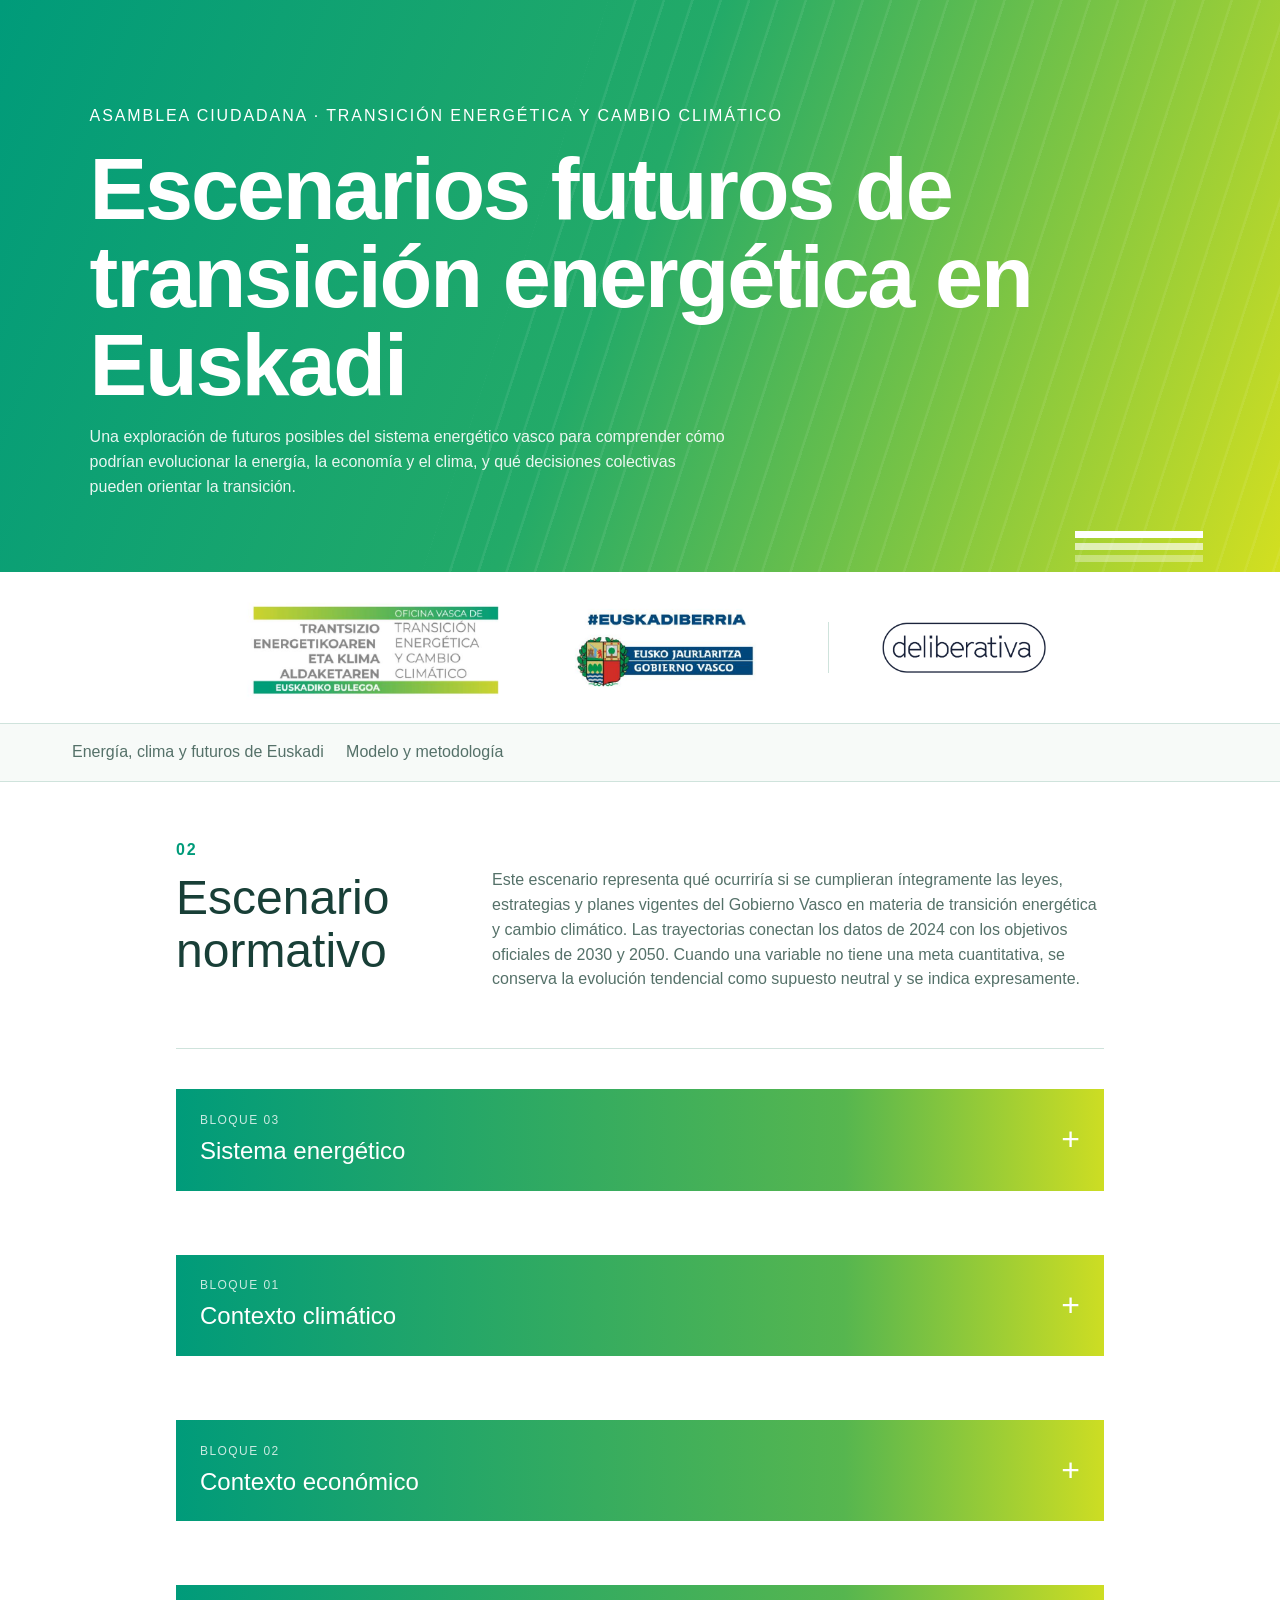
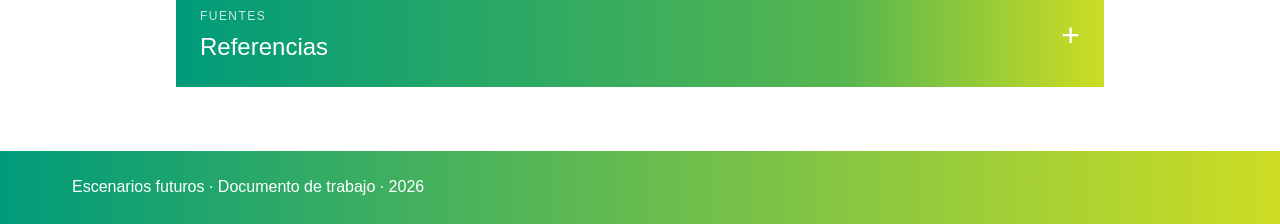
<file: escenarios_futuros_euskadi_normativo.html>
<!doctype html>
<html lang="es">
<head>
<meta charset="utf-8">
<meta name="viewport" content="width=device-width, initial-scale=1">
<title>Escenarios futuros de transición energética en Euskadi</title>
<style>
:root {
  --background:#ffffff; --foreground:#183f37; --muted:#eef7f3; --muted-foreground:#557169;
  --primary:#009b7a; --primary-foreground:#ffffff; --accent:#eaf5d8; --accent-foreground:#164c3e;
  --border:#cfe3dc; --viz-series-1:#2f6b9a; --viz-series-2:#7b5fa7;
  --viz-series-3:#d39b32; --viz-series-4:#16856b;
  --viz-series-5:#d97941; --viz-series-6:#4f5b62;
}
* { box-sizing:border-box; }
body { margin:0; background:var(--background); color:var(--foreground); font-family:Arial,"Helvetica Neue",Helvetica,sans-serif; font-size:16px; line-height:1.55; }
h1 { font-size:clamp(2.4rem,7vw,5.4rem); line-height:1.02; font-weight:500; }
h2 { font-size:clamp(1.8rem,4vw,3rem); line-height:1.12; font-weight:500; }
h3 { font-size:1.25rem; line-height:1.25; font-weight:500; }
.text-small, small, figcaption { font-size:.86rem; }
strong { font-size:1.7rem; }
</style>
</head>
<body>
<script>window.SCENARIO_MODE="normative";</script>
<main id="euskadi-sample" aria-label="Escenarios futuros de transición energética en Euskadi">
  <header class="hero">
    <p class="eyebrow">Asamblea ciudadana · Transición energética y cambio climático</p>
    <h1>Escenarios futuros de transición energética en Euskadi</h1>
    <p class="lead">Una exploración de futuros posibles del sistema energético vasco para comprender cómo podrían evolucionar la energía, la economía y el clima, y qué decisiones colectivas pueden orientar la transición.</p>
  </header>

  <div class="brand-bar" aria-label="Entidades impulsoras y colaboradoras">
    <img class="institutional-logos" src="assets/logos-oficina-euskadiberria-gobierno-vasco.png" alt="Oficina Vasca de Transición Energética y Cambio Climático, EuskadiBerria y Gobierno Vasco">
    <span class="brand-divider" aria-hidden="true"></span>
    <img class="deliberativa-logo" src="assets/deliberativa-logo.png" alt="Deliberativa">
  </div>

  <nav class="scenario-nav" aria-label="Escenarios">
    <a class="scenario-tab active" data-scenario="tendential" href="escenarios_futuros_euskadi_interactivo.html" hidden aria-hidden="true">01 · Escenario tendencial</a>
    <a class="scenario-tab" data-scenario="normative" href="escenarios_futuros_euskadi_normativo.html" hidden aria-hidden="true">02 · Escenario normativo</a>
    <a class="scenario-tab" href="comparacion_escenarios_euskadi.html">Energía, clima y futuros de Euskadi</a>
    <a class="scenario-tab" href="modelo_coherencia_energetica.html">Modelo y metodología</a>
  </nav>

  <article>
    <section class="intro-grid">
      <div>
        <p class="section-number">01</p>
        <h2>Escenario tendencial</h2>
      </div>
      <p>Este escenario prolonga las dinámicas observadas en los últimos años. No describe un destino inevitable ni una previsión oficial: sirve como punto de comparación para preguntar qué ocurriría si no hubiera cambios estructurales relevantes.</p>
    </section>

    <section class="topic-accordion">
      <button id="economic-toggle" class="topic-toggle" type="button" aria-expanded="false" aria-controls="economic-content">
        <span><small>Bloque 02</small>Contexto económico</span>
        <span class="topic-symbol" aria-hidden="true">+</span>
      </button>
      <div id="economic-content" class="topic-content indicator-group" hidden>

    <div class="topic-introduction">
      <p>La economía vasca ha atravesado una recuperación clara después de la caída provocada por la pandemia y ha continuado creciendo y creando empleo en los últimos años. En 2025, el PIB aumentó un 2,3 % y el empleo un 1,4 %. Las previsiones oficiales más recientes apuntan a que la expansión continuará, aunque a un ritmo más moderado: el Gobierno Vasco estima un crecimiento del PIB del 1,9 % en 2026 y del 1,7 % en 2027, junto con avances del empleo del 1,1 % y del 0,9 % y una reducción de la tasa de paro desde aproximadamente el 6,5 % hasta el 6,2 %. A corto plazo, el crecimiento se apoyaría principalmente en la demanda interna, el empleo y la recuperación del poder adquisitivo; al mismo tiempo, seguirá condicionado por la incertidumbre geopolítica y energética y por la exposición internacional de la industria vasca. Más allá de 2027 no existen previsiones oficiales equivalentes: las trayectorias hasta 2050 que se muestran a continuación son prolongaciones estadísticas para construir el escenario tendencial, no predicciones (Eustat, 2026; Gobierno Vasco, 2026; Orkestra, 2025).</p>
    </div>

    <section class="chapter">
      <h2>Intensidad energética final</h2>
      <p class="economic-rationale">La intensidad energética relaciona el consumo final de energía con el PIB real: indica cuánta energía necesita la economía para producir una misma cantidad de bienes y servicios. Se expresa como índice 2010 = 100 y mejora cuando disminuye. Entre 2004 y 2024, Euskadi consiguió aumentar claramente su producción económica y, al mismo tiempo, reducir su consumo final de energía. Este desacoplamiento absoluto es relevante porque, históricamente, el crecimiento económico solía venir acompañado de un mayor uso de energía. No significa que toda la transformación esté completada, pero sí refleja mejoras de eficiencia, cambios tecnológicos y estructurales y una menor energía necesaria por unidad de PIB (EVE, 2024, 2026; Eustat, 2025a).</p>

      <div class="chart-block interactive-block">
        <div class="chart-heading"><div><h3>Evolución de la intensidad energética final</h3><p>Índice 2010 = 100 · 2004–2050</p></div><div class="key"><span class="solid"></span> Observado <span class="soft"></span> Escenario</div></div>
        <svg id="energy-intensity-interactive" class="interactive-chart" viewBox="0 0 900 430" role="img" aria-label="Evolución de la intensidad energética final de Euskadi hasta 2050"></svg>
        <p id="energy-intensity-detail" class="chart-detail">Mueve el cursor sobre la gráfica para consultar el consumo final, el PIB real y la intensidad de cada año.</p>
        <p class="chart-note">Cálculo: consumo final energético dividido entre PIB real y normalizado para que 2010 sea igual a 100. Un valor menor indica que se necesita menos energía para producir una unidad de PIB. (EVE, 2026; Eustat, 2025a).</p>
      </div>

      <aside class="reading"><span>Lectura para la deliberación</span><p>La reducción de la intensidad es un logro de eficiencia y competitividad: permite que la actividad económica crezca sin exigir un aumento equivalente del consumo energético. El indicador no mide por sí solo las emisiones ni garantiza que toda la energía sea limpia, por lo que debe leerse junto con el mix energético y las emisiones.</p></aside>
    </section>

    <section class="chapter chapter-divider">
      <h2>Población de Euskadi</h2>
      <p class="economic-rationale">La población condiciona la demanda de vivienda, movilidad, servicios y energía, aunque su relación con el consumo no es proporcional: también influyen la estructura de los hogares, la actividad económica, la tecnología y la eficiencia. Entre 2004 y 2024, la población de Euskadi aumentó de 2,095 a 2,208 millones de habitantes (Eustat, 2025e).</p>

      <div class="chart-block interactive-block">
        <div class="chart-heading"><div><h3>Evolución de la población</h3><p>Habitantes a 1 de enero · 2004–2050</p></div><div class="key"><span class="solid"></span> Observado <span class="soft"></span> Regresión lineal</div></div>
        <svg id="population-interactive" class="interactive-chart" viewBox="0 0 900 430" role="img" aria-label="Población observada de Euskadi y regresión lineal prolongada hasta 2050"></svg>
        <p id="population-detail" class="chart-detail">Mueve el cursor sobre la gráfica para consultar el dato observado y la recta de regresión.</p>
        <p class="chart-note">La recta se ajusta por mínimos cuadrados a los 21 datos anuales de 2004–2024, se representa sobre todo el histórico y se prolonga hasta 2050. Es una estimación estadística propia, no la proyección demográfica oficial de Eustat. (Eustat, 2025e).</p>
      </div>

      <aside class="reading"><span>Lectura para la deliberación</span><p>La prolongación lineal conduce a unos 2,33 millones de habitantes en 2050. Debe interpretarse como una referencia tendencial sencilla: no modeliza por separado nacimientos, defunciones ni migraciones y, por tanto, no sustituye las proyecciones demográficas oficiales.</p></aside>
    </section>

    <section class="chapter chapter-divider" hidden data-retained-indicator="pib-real">
      <h2>Evolución del PIB real</h2>
      <p class="economic-rationale">El PIB real de Euskadi ha aumentado porque su economía produce más bienes y servicios que antes, descontando el efecto de la inflación. Las principales causas han sido la modernización de la industria, el crecimiento de las exportaciones, la inversión en tecnología e innovación, la mejora de la formación de los trabajadores, el aumento de la productividad y el desarrollo de servicios avanzados (Eustat, 2025d; OCDE, 2011; Orkestra, 2025).</p>
      <p class="economic-rationale"><strong>¿Qué significa el índice?</strong> El índice de volumen encadenado compara cuánto produce la economía descontando los cambios de precios. Se toma 2022 como referencia y se le asigna el valor 100. Por tanto, 105,7 puntos en 2024 significa que el volumen del PIB fue un 5,7 % mayor que en 2022; 79,1 puntos en 2004 significa que fue un 20,9 % menor. Los valores son puntos de índice: no representan euros ni una tasa anual de crecimiento (Eustat, 2025a).</p>

      <div class="chart-block interactive-block">
        <div class="chart-heading"><div><h3>PIB real de Euskadi</h3><p>Índice de volumen encadenado · 2022 = 100 · 2004–2050</p></div><div class="key"><span class="solid"></span> Observado <span class="soft"></span> Tendencia</div></div>
        <svg id="gdp-interactive" class="interactive-chart" viewBox="0 0 900 430" role="img" aria-label="Evolución interactiva del PIB real de Euskadi y tendencia lineal hasta 2050"></svg>
        <p id="gdp-detail" class="chart-detail">Mueve el cursor sobre la gráfica para consultar un año.</p>
        <p class="chart-note">PIB real mediante índice de volumen encadenado. La recta se ajusta por mínimos cuadrados a todos los datos de 2014–2024, se representa sobre ese histórico y se prolonga hasta 2050 sin volver a anclarla en el último dato. (Eustat, 2025a).</p>
      </div>

      <aside class="reading">
        <span>Lectura para la deliberación</span>
        <p>El crecimiento real del PIB amplía potencialmente la actividad económica, pero no informa por sí solo sobre bienestar, desigualdad, consumo energético o emisiones. El escenario tendencial debe leerse junto con la composición sectorial, el empleo y la intensidad energética.</p>
      </aside>
    </section>

    <section class="chapter chapter-divider">
      <h2>PIB real por habitante</h2>
      <p class="economic-rationale">El PIB real por habitante divide la producción económica real entre la población residente. Permite distinguir si el crecimiento del PIB total se debe solamente a que hay más habitantes o si también aumenta la producción media por persona. Entre 2004 y 2024, el PIB real por habitante de Euskadi aumentó aproximadamente un 26,8 %, frente a un crecimiento poblacional del 5,4 % (Eustat, 2025a, 2025e).</p>

      <div class="chart-block interactive-block">
        <div class="chart-heading"><div><h3>PIB real por habitante</h3><p>Índice 2022 = 100 · 2004–2050</p></div><div class="key"><span class="solid"></span> Observado <span class="soft"></span> Trayectoria derivada</div></div>
        <svg id="gdp-per-capita-interactive" class="interactive-chart" viewBox="0 0 900 430" role="img" aria-label="Evolución del PIB real por habitante de Euskadi y trayectoria derivada hasta 2050"></svg>
        <p id="gdp-per-capita-detail" class="chart-detail">Mueve el cursor sobre la gráfica para consultar el PIB real, la población y el valor por habitante.</p>
        <p class="chart-note">Se calcula como PIB real dividido entre población y se normaliza con 2022 igual a 100. La trayectoria futura deriva de las regresiones del PIB real y de la población ya utilizadas en el modelo; no es una proyección independiente. (Eustat, 2025a, 2025e).</p>
      </div>

      <aside class="reading"><span>Lectura para la deliberación</span><p>El indicador muestra que la mayor parte del crecimiento económico observado no se explica solamente por el aumento de población. La prolongación estadística lo situaría cerca de 138 puntos en 2050, pero no representa por sí sola una mejora equivalente del bienestar o de su distribución.</p></aside>
    </section>

    <section class="chapter chapter-divider">
      <h2>Distribución sectorial</h2>
      <p class="economic-rationale">La distribución sectorial permite comparar qué actividades generan la producción económica de Euskadi y cuáles concentran el empleo. Analizar conjuntamente ambas dimensiones ayuda a observar los cambios de productividad, las capacidades profesionales y las necesidades energéticas de la estructura productiva. El avance de los servicios no implica necesariamente sustituir a la industria: una transición competitiva requiere transformar la base industrial y reforzar los servicios avanzados, tecnológicos y de conocimiento que la acompañan (Eustat, 2025b; INE, 2026; Orkestra, 2025).</p>

      <div class="chart-block">
        <div class="chart-heading">
          <div>
            <h3>Composición sectorial del PIB real</h3>
            <p>Índice de volumen encadenado, 2022 = 100 · 2004–2050</p>
          </div>
          <div class="key"><span class="solid"></span> Observado <span class="soft"></span> Tendencia</div>
        </div>
        <svg class="pib-chart" viewBox="0 0 900 455" role="img" aria-labelledby="euskadi-chart-desc">
          <desc id="euskadi-chart-desc">Evolución del PIB real de cada sector de Euskadi. La suma de las bandas reproduce el PIB real total hasta 2050.</desc>
        </svg>
        <p id="sector-detail" class="chart-detail">Mueve el cursor sobre la gráfica para consultar un año.</p>
        <p class="chart-note">Cada banda se obtiene multiplicando el peso sectorial por el índice de PIB real total. Por eso, el borde superior reproduce exactamente la curva del PIB real y deja de ser una línea constante del 100 %. (Eustat, 2025a, 2025b).</p>
      </div>

      <aside class="reading">
        <span>Lectura para la deliberación</span>
        <p>La gráfica permite distinguir dos cambios simultáneos: cuánto crece el PIB real total y cómo se reparte ese crecimiento entre sectores. Aunque aumente el volumen real de producción industrial, su peso porcentual puede disminuir si los servicios crecen con mayor rapidez.</p>
      </aside>

      <p class="economic-rationale">La distribución sectorial del empleo mide cuántas personas ocupadas trabajan en la agricultura, la industria, la construcción y los servicios. Las bandas están expresadas en miles de personas y su suma —el borde superior— coincide con el empleo total de Euskadi. Así se puede diferenciar si un sector gana o pierde empleos y si, al mismo tiempo, cambia su peso relativo dentro de la economía (INE, 2026).</p>

      <div class="chart-block interactive-block">
        <div class="chart-heading"><div><h3>Distribución sectorial del empleo total</h3><p>Miles de personas ocupadas · 2011–2050</p></div><div class="key"><span class="solid"></span> Observado <span class="soft"></span> Tendencia</div></div>
        <svg id="employment-interactive" class="interactive-chart" viewBox="0 0 900 455" role="img" aria-label="Personas ocupadas por sector en Euskadi y empleo total hasta 2050"></svg>
        <p id="employment-detail" class="chart-detail">Mueve el cursor sobre la gráfica para consultar un año.</p>
        <p class="chart-note">Cada banda muestra personas ocupadas. Su suma reproduce el empleo total: la senda prolonga la trayectoria observada entre 2014 y 2024 y después distribuye el total mediante las participaciones sectoriales. (INE, 2026).</p>
      </div>

      <aside class="reading">
        <span>Lectura para la deliberación</span>
        <p>La gráfica permite ver simultáneamente la evolución del número total de personas ocupadas y su reparto sectorial. Un sector puede perder peso porcentual y, aun así, mantener o aumentar su número de empleos si crece suficientemente el empleo total.</p>
      </aside>

      <p class="economic-rationale">El sector servicios agrupa actividades muy diferentes. Para distinguirlas, el siguiente gráfico desglosa su VAB real entre comercio, hostelería y transporte; información y comunicaciones; finanzas y seguros; actividades inmobiliarias; actividades profesionales; administración pública, educación, sanidad y servicios sociales; y el resto de servicios. La suma de las bandas coincide con el VAB real total de los servicios (Eustat, 2025a).</p>

      <div class="chart-block interactive-block">
        <div class="chart-heading"><div><h3>PIB real de los subsectores de servicios</h3><p>Millones de euros de 2022 · 2004–2050</p></div><div class="key"><span class="solid"></span> Observado <span class="soft"></span> Tendencia</div></div>
        <svg id="service-subsectors-interactive" class="interactive-chart" viewBox="0 0 900 480" role="img" aria-label="VAB real de los subsectores de servicios de Euskadi hasta 2050"></svg>
        <p id="service-subsectors-detail" class="chart-detail">Mueve el cursor sobre la gráfica para consultar el VAB real de cada subsector.</p>
        <p class="chart-note">Datos A-10 de Eustat. Los índices de volumen encadenado se expresan en millones de euros de 2022 y se reescalan para cerrar con el total real de los servicios. La prolongación 2014–2024 no es una previsión oficial. (Eustat, 2025a).</p>
      </div>

      <aside class="reading"><span>Lectura para la deliberación</span><p>El desglose permite observar qué tipos de servicios explican el crecimiento económico y diferenciar, por ejemplo, los servicios públicos y sociales, los profesionales y tecnológicos, las actividades inmobiliarias y el comercio, transporte y hostelería.</p></aside>
    </section>

    <section class="chapter chapter-divider">
      <h2>Calidad del empleo</h2>
      <p class="economic-rationale">La calidad del empleo no depende de una sola variable. La remuneración real por hora muestra si mejora el poder adquisitivo del trabajo una vez descontada la inflación, sin confundir los ingresos con las horas trabajadas. La tasa de desempleo indica qué proporción de la población activa quiere trabajar y no encuentra empleo. Consideradas conjuntamente, ambas variables permiten observar la capacidad del sistema económico para ofrecer trabajo y remunerarlo adecuadamente (Eustat, 2025c; Departamento de Economía, Trabajo y Empleo, 2026).</p>

      <div class="chart-block interactive-block">
        <div class="chart-heading"><div><h3>Remuneración neta real por hora</h3><p>Euros constantes de 2024 por hora · 2004–2050</p></div><div class="key"><span class="solid"></span> Observado <span class="soft"></span> Tendencia</div></div>
        <svg id="wage-interactive" class="interactive-chart" viewBox="0 0 900 430" role="img" aria-label="Evolución interactiva de la remuneración neta real por hora en Euskadi y prolongación tendencial hasta 2050"></svg>
        <p id="wage-detail" class="chart-detail">Mueve el cursor sobre la gráfica para consultar un año con dato o estimación.</p>
        <p class="chart-note">Datos observados de la Encuesta de Condiciones de Trabajo. La línea discontinua prolonga hasta 2050 la tendencia lineal de las seis observaciones publicadas entre 2004 y 2024; no es una previsión oficial. (Departamento de Economía, Trabajo y Empleo, 2026).</p>
      </div>

      <aside class="reading">
        <span>Lectura para la deliberación</span>
        <p>La remuneración neta real por hora pasó de 13,01 euros en 2004 a 13,35 en 2024: un aumento acumulado de apenas el 2,6 %. La trayectoria ha sido irregular y el valor de 2024 se sitúa por debajo de los registrados en 2009 y 2020. La continuidad estadística de la tendencia apuntaría a una mejora lenta, pero su interpretación debe ser prudente porque la encuesta es cuatrienal y contiene pocas observaciones.</p>
      </aside>

      <div class="chart-block interactive-block quality-subchart">
        <div class="chart-heading"><div><h3>Tasa de desempleo</h3><p>Porcentaje de la población activa de 16 a 74 años · 2011–2050</p></div><div class="key"><span class="solid"></span> Observado <span class="soft"></span> Tendencia</div></div>
        <svg id="unemployment-interactive" class="interactive-chart" viewBox="0 0 900 430" role="img" aria-label="Evolución interactiva de la tasa de desempleo en Euskadi y prolongación tendencial hasta 2050"></svg>
        <p id="unemployment-detail" class="chart-detail">Mueve el cursor sobre la gráfica para consultar un año.</p>
        <p class="chart-note">La curva exponencial se obtiene mediante una regresión lineal del logaritmo de la tasa de desempleo sobre 2014–2024. Se representa sobre ese histórico y se prolonga hasta 2050 sin anclarla de nuevo en el dato de 2024. (Eustat, 2025c).</p>
      </div>

      <aside class="reading">
        <span>Lectura para la deliberación</span>
        <p>La tasa de desempleo alcanzó el 16,1 % en 2014 y descendió hasta el 7,4 % en 2024. Una prolongación puramente matemática del ritmo reciente la situaría cerca del 1,0 % en 2050. Ese resultado debe interpretarse como la consecuencia extrema del escenario tendencial, no como una expectativa realista: cuando el desempleo se aproxima a niveles bajos intervienen límites estructurales, cambios demográficos y desajustes entre las capacidades disponibles y los empleos demandados.</p>
      </aside>
    </section>
      </div>
    </section>

    <section class="topic-accordion">
      <button id="energy-toggle" class="topic-toggle" type="button" aria-expanded="false" aria-controls="energy-content">
        <span><small>Bloque 03</small>Sistema energético</span>
        <span class="topic-symbol" aria-hidden="true">+</span>
      </button>
      <div id="energy-content" class="topic-content indicator-group" hidden>
        <div class="topic-introduction">
          <p>El sistema energético vasco se caracteriza por una elevada dependencia exterior, un peso todavía dominante de los combustibles fósiles y una producción renovable propia limitada. Desde 2004 se ha reducido el consumo final y ha aumentado la electricidad renovable disponible, pero una parte creciente procede de importaciones. Por ello, conviene distinguir el sistema energético completo del sistema eléctrico, y la producción renovable propia de la energía renovable importada: ambas contribuyen a reducir emisiones, pero tienen efectos distintos sobre la autonomía energética de Euskadi (EVE, 2026).</p>
        </div>

        <section class="chapter">
          <h2>Mix energético</h2>
          <p class="economic-rationale">El mix energético muestra el reparto del consumo final entre derivados del petróleo, gas natural, combustibles sólidos, energías derivadas, renovables directas y electricidad. La electricidad se desdobla entre renovable propia, renovable importada y resto no renovable; las renovables directas se distinguen entre propias y de origen exterior. Como el perímetro es el consumo final, la suma de todas las bandas coincide cada año con la gráfica de consumo final energético (EVE, 2026).</p>
          <div class="chart-block interactive-block">
            <div class="chart-heading"><div><h3>Composición del mix energético</h3><p>GWh del consumo final energético · 2004–2050</p></div><div class="key"><span class="solid"></span> Observado <span class="soft"></span> Escenario <span class="electric-outline-key"></span> Contorno negro = electricidad</div></div>
            <svg id="energy-mix-interactive" class="interactive-chart" viewBox="0 0 900 455" role="img" aria-label="Evolución de la composición del mix energético de Euskadi y prolongación tendencial hasta 2050"></svg>
            <p id="energy-mix-detail" class="chart-detail">Mueve el cursor sobre la gráfica para consultar un año.</p>
            <p class="chart-note">El histórico utiliza los 21 balances anuales de EVE entre 2004 y 2024. La altura total representa el consumo final energético y cada área muestra la magnitud absoluta de una energía. La electricidad se divide con las series del mix eléctrico y las renovables directas se separan entre propias y de origen exterior mediante la convención común del modelo. Las diferencias de redondeo de hasta 2 GWh se reconcilian en la electricidad no renovable para que el balance cierre exactamente. Elaboración propia a partir de los balances energéticos de Euskadi (EVE, 2026).</p>
          </div>
          <aside class="reading"><span>Lectura para la deliberación</span><p>En 2024, los derivados del petróleo representaban aproximadamente el 49,5 % del consumo final y el gas natural el 18,0 %. La renovable total —directa y eléctrica— alcanzaba el 18,75 %. La serie anual permite reconocer tanto la reducción del consumo total como las oscilaciones y sustituciones entre fuentes.</p></aside>
        </section>

        <section class="chapter chapter-divider">
          <h2>Mix energético de las renovables directas no eléctricas</h2>
          <p class="economic-rationale">Este indicador desglosa las renovables directas no eléctricas en los tres grupos que pueden reconstruirse homogéneamente con las publicaciones de EVE: combustibles renovables, biomasa y calor renovable —solar térmica, aerotermia y geotermia—. Se excluyen hidráulica, eólica y fotovoltaica porque se contabilizan en la generación eléctrica. La electricidad de las bombas de calor permanece en el mix eléctrico.</p>
          <div class="chart-block interactive-block">
            <div class="chart-heading"><div><h3>Mix energético de las renovables directas no eléctricas</h3><p>GWh de consumo renovable directo · 2015–2050</p></div><div class="key"><span class="solid"></span> Observado <span class="soft"></span> Escenario <span style="display:inline-block;width:1rem;height:1rem;border:1px solid #594f91;border-radius:2px;background-color:#756bb1;background-image:radial-gradient(#fff 1.2px,transparent 1.3px);background-size:6px 6px"></span> Punteado = producción propia o predominantemente propia en Euskadi</div></div>
            <svg id="renewable-mix-interactive" class="interactive-chart" viewBox="0 0 900 455" role="img" aria-label="Composición por tecnologías del mix energético renovable de Euskadi"></svg>
            <p id="renewable-mix-detail" class="chart-detail">Mueve el cursor sobre la gráfica para consultar un año.</p>
            <p class="chart-note">Serie reconstruida para 2015–2024 con los informes anuales Euskadi Energía y los balances finales de EVE. Se excluyen las cuotas hidráulica y eólica antes de normalizar el desglose contra el total de renovables directas. EVE agrupa solar, aerotermia y geotermia, por lo que no se desagregan retrospectivamente. El informe de 2022 declara una actualización metodológica del indicador renovable. (EVE, 2016–2025).</p>
          </div>
          <aside class="reading"><span>Lectura para la deliberación</span><p>La biomasa y los biocarburantes concentran actualmente la mayor parte del aprovechamiento renovable. En el futuro, la composición puede diversificarse si aumentan la energía solar, la eólica, la aerotermia y la geotermia; el escenario normativo representa una transformación más rápida de esa estructura.</p></aside>
        </section>

        <section class="chapter chapter-divider">
          <h2>Mix de la generación eléctrica renovable propia</h2>
          <p class="economic-rationale">Este indicador desglosa la electricidad renovable generada dentro de Euskadi entre hidráulica, eólica, solar fotovoltaica y otras tecnologías eléctricas renovables, principalmente biomasa, biogás, residuos renovables y energía marina. La suma coincide con la generación eléctrica renovable propia del escenario.</p>
          <div class="chart-block interactive-block">
            <div class="chart-heading"><div><h3>Mix de la generación eléctrica renovable propia</h3><p>GWh · 2014–2050</p></div><div class="key"><span class="solid"></span> Observado <span class="soft"></span> Escenario</div></div>
            <svg id="electric-renewable-mix-interactive" class="interactive-chart" viewBox="0 0 900 455" role="img" aria-label="Generación eléctrica renovable propia de Euskadi por tecnología"></svg>
            <p id="electric-renewable-mix-detail" class="chart-detail">Mueve el cursor sobre la gráfica para consultar un año.</p>
            <p class="chart-note">La serie 2020–2024 procede de Red Eléctrica y se escala al total de EVE para mantener el mismo perímetro. La senda normativa utiliza la 3E2030, el PTS de Energías Renovables y el objetivo agregado del Gobierno Vasco de marzo de 2026. Para la fotovoltaica se contrasta la productividad de Ekian; para eólica se aplican el objetivo de 733 MW, el potencial territorial del PTS y sus restricciones ambientales; para biomasa y otras se utilizan los objetivos de potencia del PTS. Los valores de 2050 son límites de modelización, no metas oficiales. Referencias completas al final. (EVE, 2016, 2025; Red Eléctrica, s. f.; Gobierno Vasco, 2020, 2021, 2026).</p>
          </div>
          <aside class="reading"><span>Lectura para la deliberación</span><p>La senda normativa concentra el crecimiento en eólica y fotovoltaica, mientras la hidráulica mantiene un margen de expansión mucho menor. Las otras renovables eléctricas agrupan biomasa, biogás, residuos renovables y energía marina.</p></aside>
        </section>

        <section class="chapter chapter-divider">
          <h2>Consumo final energético</h2>
          <p class="economic-rationale">El consumo final reúne la energía utilizada directamente por la industria, el transporte, los hogares, los servicios y el sector primario. Su reducción puede reflejar mejoras de eficiencia, cambios estructurales de la economía o variaciones de actividad y no implica por sí sola una sustitución de combustibles fósiles por fuentes renovables (EVE, 2026).</p>
          <div class="chart-block interactive-block"><div class="chart-heading"><div><h3>Consumo final energético</h3><p>GWh · 2004–2050</p></div><div class="key"><span class="solid"></span> Observado <span class="soft"></span> Tendencia</div></div><svg id="final-consumption-interactive" class="interactive-chart" viewBox="0 0 900 430" role="img" aria-label="Evolución del consumo final energético de Euskadi hasta 2050"></svg><p id="final-consumption-detail" class="chart-detail">Mueve el cursor sobre la gráfica para consultar un año.</p><p class="chart-note">La senda utiliza la pendiente estimada sobre 2014–2024, pero se inicia expresamente en el dato observado de 2024. Es una tendencia lineal anclada, no la recta de regresión completa ni una previsión oficial. (EVE, 2026).</p></div>
          <aside class="reading"><span>Lectura para la deliberación</span><p>El consumo final pasó de 64.812 GWh en 2004 a 53.178 GWh en 2024. La tendencia anclada en 2024 y construida con la pendiente estadística de 2014–2024 lo situaría alrededor de 40.100 GWh en 2050; no se impone ningún valor futuro al escenario tendencial.</p></aside>
        </section>

        <section class="chapter chapter-divider" hidden data-retained-indicator="produccion-primaria-renovable">
          <h2>Producción primaria renovable</h2>
          <p class="economic-rationale">La producción primaria renovable mide la energía renovable obtenida dentro de Euskadi antes de su transformación o consumo. Es el indicador más directamente relacionado con la capacidad propia de abastecimiento renovable y debe diferenciarse de la electricidad renovable importada (EVE, 2026).</p>
          <div class="chart-block interactive-block"><div class="chart-heading"><div><h3>Producción primaria renovable propia</h3><p>GWh · 2004–2050</p></div><div class="key"><span class="solid"></span> Observado <span class="soft"></span> Tendencia</div></div><svg id="primary-renewable-interactive" class="interactive-chart" viewBox="0 0 900 430" role="img" aria-label="Evolución de la producción primaria renovable de Euskadi hasta 2050"></svg><p id="primary-renewable-detail" class="chart-detail">Mueve el cursor sobre la gráfica para consultar un año.</p><p class="chart-note">La senda utiliza la pendiente estimada sobre 2014–2024 y se inicia en el dato observado de 2024. Es una tendencia lineal anclada, no la recta de regresión completa ni una previsión oficial. (EVE, 2026).</p></div>
          <aside class="reading"><span>Lectura para la deliberación</span><p>La producción primaria renovable aumentó desde 4.095 GWh en 2004 hasta 6.748 GWh en 2024, con fuertes oscilaciones. La prolongación reciente alcanzaría unos 13.800 GWh en 2050, pero exige interpretar con cautela la variabilidad hidráulica, eólica y de la biomasa.</p></aside>
        </section>

        <section class="chapter chapter-divider" hidden data-retained-indicator="importacion-renovable">
          <h2>Importación renovable</h2>
          <p class="economic-rationale">La importación renovable estima la parte de la electricidad importada atribuible a fuentes renovables según la composición del mix eléctrico estatal. Aumenta la energía renovable disponible para el consumo vasco, aunque no representa generación ubicada en Euskadi (EVE, 2026).</p>
          <div class="chart-block interactive-block"><div class="chart-heading"><div><h3>Electricidad renovable importada</h3><p>GWh · 2004–2050</p></div><div class="key"><span class="solid"></span> Observado <span class="soft"></span> Tendencia</div></div><svg id="imported-renewable-interactive" class="interactive-chart" viewBox="0 0 900 430" role="img" aria-label="Evolución de la electricidad renovable importada por Euskadi hasta 2050"></svg><p id="imported-renewable-detail" class="chart-detail">Mueve el cursor sobre la gráfica para consultar un año.</p><p class="chart-note">La estimación depende del peso renovable del mix estatal. La prolongación lineal utiliza 2014–2024 y se ancla en 2024; no es una previsión oficial. (EVE, 2026).</p></div>
          <aside class="reading"><span>Lectura para la deliberación</span><p>La importación renovable pasó de 2.086 GWh en 2004 a 5.197 GWh en 2024. Su variación anual es elevada y depende tanto del saldo importador vasco como de la generación renovable disponible en el conjunto del sistema eléctrico español.</p></aside>
        </section>

        <section class="chapter chapter-divider" hidden data-retained-indicator="renovable-total-disponible">
          <h2>Renovable total disponible</h2>
          <p class="economic-rationale">La renovable total disponible suma la electricidad renovable producida en Euskadi y la parte renovable de las importaciones eléctricas. Permite medir la disponibilidad conjunta, pero no debe utilizarse como sinónimo de producción propia ni de autoabastecimiento (EVE, 2026).</p>
          <div class="chart-block interactive-block"><div class="chart-heading"><div><h3>Energía renovable total disponible</h3><p>GWh · 2004–2050</p></div><div class="key"><span class="solid"></span> Observado <span class="soft"></span> Tendencia</div></div><svg id="total-renewable-interactive" class="interactive-chart" viewBox="0 0 900 430" role="img" aria-label="Evolución de la energía renovable total disponible en Euskadi hasta 2050"></svg><p id="total-renewable-detail" class="chart-detail">Mueve el cursor sobre la gráfica para consultar un año.</p><p class="chart-note">Suma de renovables propias del mix eléctrico e importación eléctrica renovable. La prolongación lineal utiliza 2014–2024; no es una previsión oficial. (EVE, 2026).</p></div>
          <aside class="reading"><span>Lectura para la deliberación</span><p>El total renovable disponible aumentó de 2.965 GWh en 2004 a 6.361 GWh en 2024. Casi cuatro quintas partes del valor de 2024 procedían de importaciones renovables, lo que refuerza la descarbonización eléctrica más que la autonomía territorial.</p></aside>
        </section>

        <section class="chapter chapter-divider">
          <h2>Renovables dentro del consumo final energético</h2>
          <p class="economic-rationale">Este indicador expresa en GWh la parte renovable y no renovable del consumo final energético. Al representarlas apiladas, el borde superior equivale al consumo final total y permite observar simultáneamente su descenso y el aumento del peso renovable. El porcentaje exacto de cada año se conserva en la información interactiva (EVE, 2026).</p>
          <div class="chart-block interactive-block"><div class="chart-heading"><div><h3>Renovables dentro del consumo final energético</h3><p>GWh · 2004–2050</p></div><div class="key"><span style="display:inline-block;width:1rem;height:.65rem;background:#7fbd32"></span> Renovables <span style="display:inline-block;width:1rem;height:.65rem;background:#555b60"></span> No renovables</div></div><svg id="renewable-available-interactive" class="interactive-chart" viewBox="0 0 900 430" role="img" aria-label="Magnitud de las energías renovables y no renovables dentro del consumo final de Euskadi hasta 2050"></svg><p id="renewable-available-detail" class="chart-detail">Mueve el cursor sobre la gráfica para consultar un año.</p><p class="chart-note">La altura total del área representa el consumo final energético en GWh. La parte verde muestra su magnitud renovable y la gris la no renovable. Por tanto, el borde superior reproduce la trayectoria descendente del consumo final. (EVE, 2026).</p></div>
          <aside class="reading"><span>Lectura para la deliberación</span><p>En 2024, aproximadamente 6.361 GWh de los 53.178 GWh consumidos eran renovables. En el futuro puede crecer la proporción renovable mientras disminuye el consumo total; por eso conviene observar conjuntamente el volumen en GWh y el porcentaje mostrado al pasar el cursor.</p></aside>
        </section>
      </div>
    </section>

    <section class="topic-accordion">
      <button id="climate-toggle" class="topic-toggle" type="button" aria-expanded="false" aria-controls="climate-content">
        <span><small>Bloque 01</small>Contexto climático</span>
        <span class="topic-symbol" aria-hidden="true">+</span>
      </button>
      <div id="climate-content" class="topic-content indicator-group" hidden>
        <div class="topic-introduction">
          <p>El contexto climático combina dos dimensiones relacionadas: la temperatura permite observar la evolución del calentamiento, mientras que el balance de emisiones muestra la contribución de Euskadi a sus causas. Las emisiones brutas recogen lo que se libera a la atmósfera; las absorciones UTCUTS, el CO₂ retirado por bosques, suelos y otros usos de la tierra; y las emisiones netas son la diferencia entre ambas. La Ley 1/2024 exige reducir las emisiones un 45 % en 2030 respecto a 2005 y alcanzar la neutralidad climática, como máximo, en 2050, lo que significa llevar el balance neto a cero y no necesariamente eliminar todas las emisiones brutas (Ihobe, 2023; Gobierno Vasco, 2025b; Gobierno Vasco, 2024).</p>
        </div>

        <section class="chapter">
          <h2>Temperatura media anual en las tres capitales vascas</h2>
          <p class="economic-rationale">La temperatura media anual varía de un año a otro, pero el histórico de largo plazo permite distinguir esa variabilidad del calentamiento sostenido. El indicador utiliza la media aritmética de Bilbao, Donostia / San Sebastián y Vitoria-Gasteiz; por tanto, representa tres puntos urbanos de referencia y no una media espacial de todo el territorio.</p>

          <div class="chart-block interactive-block">
            <div class="chart-heading"><div><h3>Temperatura media anual</h3><p>Media de las tres capitales vascas · °C · 1971–2100</p></div><div class="key"><span class="solid"></span> Reanálisis ERA5-Land <span class="soft"></span> Proyección regional Ihobe / EURO-CORDEX</div></div>
            <svg id="temperature-interactive" class="interactive-chart" viewBox="0 0 900 440" role="img" aria-label="Temperatura media anual en Bilbao, Donostia San Sebastián y Vitoria-Gasteiz, histórico 1971 a 2025 y proyección climática del escenario hasta 2100"></svg>
            <p id="temperature-detail" class="chart-detail">Mueve el cursor sobre la gráfica para consultar un año.</p>
            <p class="chart-note">El tramo 1971–2025 procede de ERA5-Land. El dato completo de 2025, 14,46 °C, se incorpora mediante su anomalía respecto a 2024 para preservar la homogeneidad de la versión histórica ya utilizada. Desde 2025 se aplica la proyección regional de Ihobe/EURO-CORDEX correspondiente al escenario: RCP8.5 en el tendencial y RCP4.5 en el normativo. La media multimodelo se suaviza a 11 años y se enlaza con el dato observado de 2025. La diferencia supone que el mundo sigue una senda climática coherente con cada escenario; no significa que Euskadi determine por sí sola la temperatura regional. (Copernicus Climate Change Service & ECMWF, s. f.; Open-Meteo, 2026a; Ihobe, 2026; IPCC, 2021).</p>
          </div>

          <aside class="reading">
            <span>Lectura para la deliberación</span>
            <p>La diferencia entre escenarios todavía es moderada en 2050 y se vuelve mucho más visible a finales de siglo. Si el mundo mantiene un esfuerzo sostenido de mitigación, la trayectoria regional se estabiliza cerca de 15,2 °C en 2100; bajo una senda de emisiones altas, asciende hasta aproximadamente 17,1 °C.</p>
          </aside>
        </section>

        <section class="chapter">
          <h2>Emisiones brutas de gases de efecto invernadero</h2>
          <p class="economic-rationale">Este indicador reúne en toneladas equivalentes de CO₂ los principales gases responsables del calentamiento global. Entre 2005 y 2024, las emisiones de Euskadi descendieron aproximadamente un 38 %, desde 25,5 hasta 15,8 millones de toneladas. Las reducciones recientes se explican especialmente por el descenso de las emisiones energéticas e industriales, mientras que el transporte continúa siendo uno de los sectores más difíciles de descarbonizar (Ihobe, 2025).</p>

          <div class="chart-block interactive-block">
            <div class="chart-heading"><div><h3>Emisiones brutas de gases de efecto invernadero</h3><p>Millones de toneladas de CO₂ equivalente · 2004–2050</p></div><div class="key"><span class="solid"></span> Observado <span class="soft"></span> Tendencia</div></div>
            <svg id="emissions-interactive" class="interactive-chart" viewBox="0 0 900 440" role="img" aria-label="Evolución interactiva de las emisiones totales de gases de efecto invernadero de Euskadi y prolongación tendencial hasta 2050"></svg>
            <p id="emissions-detail" class="chart-detail">Mueve el cursor sobre la gráfica para consultar un año.</p>
            <p class="chart-note">Inventario oficial 2004–2023 y avance provisional para 2024. La banda horizontal muestra las absorciones estimadas por la Hoja de Ruta para 2050: 2,000 Mt CO₂-eq en el escenario BAU y 2,473 Mt en el normativo. El dato de 2,6 Mt observado en 2023 se conserva como referencia histórica, pero no se prolonga automáticamente hasta 2050. Cuando las emisiones brutas igualan las absorciones del mismo escenario, las emisiones netas son cero. (Gobierno Vasco, 2025a, 2025b; Ihobe, comunicación personal, 2026).</p>
          </div>

          <aside class="reading">
            <span>Lectura para la deliberación</span>
            <p>Si continuara el ritmo de descenso de 2014–2024, las emisiones se situarían alrededor de 14,1 millones de toneladas en 2030, muy cerca del objetivo legal de reducción del 45 % respecto a 2005, pero todavía alcanzarían unos 9,7 millones en 2050. La tendencia observada, por tanto, no conduciría por sí sola a la neutralidad climática: serían necesarias reducciones adicionales y el refuerzo de las absorciones de carbono.</p>
          </aside>
        </section>

      </div>
    </section>

    <section class="topic-accordion references-accordion">
      <button id="references-toggle" class="topic-toggle" type="button" aria-expanded="false" aria-controls="references-content">
        <span><small>Fuentes</small>Referencias</span>
        <span class="topic-symbol" aria-hidden="true">+</span>
      </button>
      <div id="references-content" class="topic-content references-content" hidden>
        <h3>Fuentes de los datos de las gráficas</h3>
        <ol>
          <li>Copernicus Climate Change Service / European Centre for Medium-Range Weather Forecasts. (s. f.). <em>ERA5-Land hourly data from 1950 to present.</em> Reanálisis utilizado para reconstruir la temperatura media diaria y anual de 1971–2025. <a href="https://cds.climate.copernicus.eu/datasets/reanalysis-era5-land">Copernicus Climate Data Store</a>.</li>
          <li>Open-Meteo. (2026a). <em>Historical Weather API.</em> Acceso homogéneo a ERA5-Land; serie consultada para Bilbao, Donostia / San Sebastián y Vitoria-Gasteiz. <a href="https://open-meteo.com/en/docs/historical-weather-api">Open-Meteo</a>.</li>
          <li>Ihobe–Sociedad Pública de Gestión Ambiental. (2026). <em>Escenarios climáticos en Euskadi y series de datos.</em> Proyecciones regionales RCP4.5 y RCP8.5 de temperatura anual, basadas en EURO-CORDEX, para los municipios de Bilbao, Donostia / San Sebastián y Vitoria-Gasteiz hasta 2100. <a href="https://escenariosklima.ihobe.eus/home">Ihobe</a>.</li>
          <li>Intergovernmental Panel on Climate Change. (2021). <em>Climate Change 2021: The Physical Science Basis. Summary for Policymakers.</em> Referencia para interpretar la relación entre trayectorias globales de emisiones y calentamiento hasta 2100. <a href="https://www.ipcc.ch/report/ar6/wg1/chapter/summary-for-policymakers/">IPCC</a>.</li>
          <li>Eustat–Instituto Vasco de Estadística. (2025a, 19 de septiembre). <em>Producto interior bruto (PIB) de la C. A. de Euskadi (oferta) por territorio histórico, rama de actividad, tipo de dato y de medida, 1980–2024.</em> Índice de volumen encadenado, base 2022; 2024 provisional. <a href="https://www.eustat.eus/bankupx/pxweb/es/DB/-/PX_170112_cpib_pib_a_06.px/">Banco de datos de Eustat</a>.</li>
          <li>Eustat–Instituto Vasco de Estadística. (2025e, 5 de diciembre). <em>Población de la C. A. de Euskadi por territorio histórico, zona de residencia y sexo, 2001/01/01–2025/01/01.</em> Censo de población y viviendas, estructura de la población. Serie utilizada: total de Euskadi, ambos sexos y total de zonas, datos a 1 de enero de 2004–2024. <a href="https://www.eustat.eus/bankupx/pxweb/es/DB/-/PX_010154_cepv1_ep04b.px/">Banco de datos de Eustat</a>.</li>
          <li>Eustat–Instituto Vasco de Estadística. (2025b, 31 de octubre). <em>Valor añadido bruto de la C. A. de Euskadi por rama de actividad A-4 y territorio histórico (% sobre el VAB a precios básicos), 2000–2024.</em> <a href="https://www.eustat.eus/elementos/tbl0018913_c.html">Eustat</a>.</li>
          <li>Instituto Nacional de Estadística. (2026, 25 de febrero). <em>Ocupados por sector económico, sexo y comunidad autónoma. Valores absolutos.</em> Media de los cuatro trimestres, Encuesta de Población Activa. Unidad: miles de personas. <a href="https://www.ine.es/jaxiT3/Tabla.htm?L=0&amp;t=4948">INEbase</a>.</li>
          <li>Departamento de Economía, Trabajo y Empleo. (2026, 25 de febrero). <em>Remuneración neta media en el último mes cobrado de la población asalariada y asimilada de la C. A. de Euskadi, 1996–2024.</em> Encuesta de Condiciones de Trabajo. <a href="https://es.eustat.eus/elementos/tbl0018393_c.html">Eustat</a>.</li>
          <li>Eustat–Instituto Vasco de Estadística. (2025c). <em>Tasa de paro de la población de 16 a 74 años de la C. A. de Euskadi y de los países de la Unión Europea, 2011–2024.</em> Encuesta de Población en Relación con la Actividad. <a href="https://es.eustat.eus/elementos/tbl0004241_c.html">Eustat</a>.</li>
          <li>Gobierno Vasco. (2025a, 23 de septiembre). <em>Inventario de emisiones de gases de efecto invernadero de la C. A. de Euskadi, 1990–2023.</em> Conjunto de datos abiertos, operación estadística 090205. <a href="https://opendata.euskadi.eus/catalogo/-/estadistica/inventario-de-emisiones-de-gases-de-efecto-invernadero-de-la-c-a-de-euskadi-2023/">Open Data Euskadi</a>.</li>
          <li>Gobierno Vasco. (2025b, 21 de octubre). <em>Avance del Inventario de Emisiones de Gases de Efecto Invernadero de Euskadi 2024.</em> <a href="https://www.irekia.euskadi.eus/es/news/105383-euskadi-reduce-sus-emisiones-desde-2005-consolida-senda-hacia-neutralidad-climatica">Irekia</a>.</li>
          <li>Ihobe–Sociedad Pública de Gestión Ambiental. (2023). <em>Inventario de Emisiones de Gases de Efecto Invernadero del País Vasco 2021.</em> Incluye las absorciones del sector UTCUTS. <a href="https://www.euskadi.eus/contenidos/documentacion/inventarios_gei/es_pub/adjuntos/230628-GEI_2021_Resumen_CAS.pdf">Gobierno Vasco</a>.</li>
          <li>Ente Vasco de la Energía. (2026). <em>Datos energéticos de Euskadi: balances energéticos, consumo interior bruto y mix energético, consumo final, intensidad energética, mix eléctrico y energías renovables.</em> EVE define la intensidad como consumo energético por unidad de PIB generado. Series interactivas elaboradas conforme a la metodología Eurostat. <a href="https://www.eve.eus/impulsamos-la-transicion/datos-energeticos/datos-energeticos-euskadi/">EVE</a>.</li>
          <li>Ente Vasco de la Energía. (2023). <em>Euskadi Energía 2022.</em> Composición del aprovechamiento renovable por tecnologías. <a href="https://www.eve.eus/assets/media/Euskadi-Energia-2022V2.pdf">EVE</a>.</li>
          <li>Ente Vasco de la Energía. (2024). <em>Euskadi Energía 2023.</em> Variación anual del aprovechamiento de biomasa, biocarburantes, hidráulica, eólica, solar, aerotermia y geotermia. <a href="https://www.eve.eus/assets/media/Euskadi-Energia-2023-cast.pdf">EVE</a>.</li>
          <li>Gobierno Vasco. (2024). <em>Plan Territorial Sectorial de las Energías Renovables en Euskadi. Memoria de aprobación provisional.</em> Potencial neto de nueva producción: predominio de la eólica, seguida de la solar fotovoltaica; crecimiento limitado de la minihidráulica. <a href="https://www.euskadi.eus/contenidos/informacion/proceso_elaboracion_ptsere/es_def/adjuntos/PROVISIONAL-DOC-1-MEMORIA.pdf">Euskadi.eus</a>.</li>
          <li>Ente Vasco de la Energía. (2026). <em>La biomasa en Euskadi.</em> Recursos forestales, residuos industriales y urbanos, biogás y usos térmicos y eléctricos. <a href="https://www.eve.eus/actuaciones/biomasa/">EVE</a>.</li>
          <li>Instituto para la Diversificación y Ahorro de la Energía. (2026). <em>Biocarburantes.</em> Definiciones, materias primas y principales usos en el transporte. <a href="https://www.idae.es/tecnologias/energias-renovables/uso-termico/biocarburantes">IDAE</a>.</li>
          <li>Instituto para la Diversificación y Ahorro de la Energía. (2023). <em>Guía para la incorporación de la bomba de calor en la rehabilitación de edificios.</em> La climatización representa aproximadamente el 49 % del consumo energético de los edificios. <a href="https://www.idae.es/en/node/32429">IDAE</a>.</li>
          <li>Comisión Europea. (2026). <em>Heat pumps.</em> Las bombas de calor son aproximadamente entre tres y cinco veces más eficientes que las calderas de gas. <a href="https://energy.ec.europa.eu/topics/energy-efficiency/heat-pumps_en">Comisión Europea</a>.</li>
          <li>World Economic Forum. (2024). <em>Industrial Electrification: Strategies and Policies for Europe.</em> Potencial técnico de electrificación directa del 60–90 % de la demanda energética industrial de la UE. <a href="https://reports.weforum.org/docs/WEF_Industrial_Electrification_2024.pdf">World Economic Forum</a>.</li>
          <li>SPRI–Net-Zero Basque Industrial SuperCluster. (2023). <em>Roadmaps para la descarbonización de la industria vasca.</em> Hojas de ruta de siderurgia, papel, cemento, refino y fundición con electrificación, biogás, hidrógeno y combustibles sintéticos. <a href="https://www.spri.eus/archivos/2024/01/pdf/202311_nzbisc_en.pdf">SPRI</a>.</li>
          <li>Eustat–Instituto Vasco de Estadística. (2026, 1 de abril). <em>Consumo final de energía de la C. A. de Euskadi por tipos de energía, 2000–2024.</em> Operación estadística 112332. <a href="https://www.eustat.eus/elementos/ele0000000/consumo-final-de-energia-de-la-ca-de-euskadi-por-tipos-de-energia-ktep/tbl0000066_c.html">Eustat</a>.</li>
          <li>Ministerio para la Transición Ecológica y el Reto Demográfico. (2024). <em>Plan Nacional Integrado de Energía y Clima 2023–2030.</em> Objetivo del 81 % de generación eléctrica renovable en 2030. <a href="https://www.miteco.gob.es/es/energia/estrategia-normativa/pniec-23-30.html">MITECO</a>.</li>
          <li>Ministerio para la Transición Ecológica y el Reto Demográfico. (2020). <em>Estrategia de Descarbonización a Largo Plazo 2050.</em> Escenario de neutralidad climática con un 97 % de renovables sobre el consumo final y más del 50 % de electrificación de la demanda final. <a href="https://www.miteco.gob.es/es/prensa/ultimas-noticias/2020/11/el_gobierno_apruebalaestrategiadedescarbonizacionalargoplazoquem.html">MITECO</a>.</li>
          <li>Comisión Europea. (2023). <em>Reglamento ReFuelEU Aviation.</em> Cuota mínima de combustibles sostenibles de aviación del 70 % en 2050, incluida una subcuota del 35 % de combustibles sintéticos. <a href="https://transport.ec.europa.eu/transport-modes/air/environment/refueleu-aviation_en">Comisión Europea</a>.</li>
          <li>Red Eléctrica. (2026, 11 de marzo). <em>El País Vasco incrementa un 14,3 % su producción eléctrica en 2025 y supera los 5.500 GWh.</em> Generación total y cuota renovable con autoconsumo incluido. <a href="https://www.ree.es/sites/default/files/07_SALA_PRENSA/Documentos/2026/np-pais-vasco.pdf">Red Eléctrica</a>.</li>
          <li>Red Eléctrica. (s. f.). <em>API REData: generación eléctrica por tecnología y comunidad autónoma, País Vasco, 2020–2024.</em> Serie utilizada para hidráulica, eólica, fotovoltaica y otras renovables eléctricas. <a href="https://www.ree.es/es/datos/apidatos">Red Eléctrica</a>.</li>
          <li>Ente Vasco de la Energía. (2025). <em>Euskadi Energía 2024.</em> Potencias instaladas: fotovoltaica, eólica, hidráulica, biomasa, geotermia y energía marina. <a href="https://www.eve.eus/assets/media/Euskadi-Energia-2024-cast.pdf">EVE</a>.</li>
          <li>Gobierno Vasco. (2026). <em>Plan Territorial Sectorial de las Energías Renovables en Euskadi: memoria definitiva.</em> Potencial aproximado de 1.100 MW eólicos y 2.500 MW fotovoltaicos sobre suelo y estimación de 1.600 MW fotovoltaicos en cubiertas. <a href="https://www.euskadi.eus/contenidos/informacion/pts_fase_ap_defi/es_def/adjuntos/DEFINITIVA-DOC-I-MEMORIA.pdf">Euskadi.eus</a>.</li>
          <li>Gobierno Vasco. (2026). <em>Evaluación ambiental estratégica del PTS de Energías Renovables.</em> Potencia instalada en 2024 y objetivos 2030: eólica terrestre 733 MW, marina 50 MW, fotovoltaica 293 MW, biomasa eléctrica 111 MW e hidráulica 183 MW. <a href="https://www.euskadi.eus/contenidos/informacion/pts_fase_ap_provi/es_def/adjuntos/PTS-RENOVABLES-EVALUACION-AMBIENTAL-ESTRATEGICA.pdf">Euskadi.eus</a>.</li>
          <li>Gobierno Vasco. (2021). <em>Desarrollo de las energías eólica y fotovoltaica y su compatibilización con la conservación del patrimonio natural en la CAPV.</em> Referencia para las restricciones ambientales y territoriales. <a href="https://www.euskadi.eus/documentacion/2022/desarrollo-de-las-energias-eolica-y-fotovoltaica-y-su-compatibilizacion-con-la-conservacion-del-patrimonio-natural-en-la-capv/web01-a3enerpe/es/">Euskadi.eus</a>.</li>
          <li>Gobierno Vasco. (2020, 20 de enero). <em>Ekian, la mayor planta solar de Euskadi, echa a andar.</em> 24 MW y producción anual estimada cercana a 40 GWh; referencia para convertir potencia fotovoltaica en generación. <a href="https://www.euskadi.eus/gobierno-vasco/-/noticia/2020/ekian-la-mayor-planta-solar-de-euskadi-echa-a-andar/">Euskadi.eus</a>.</li>
        </ol>
        <h3>Referencias para la interpretación</h3>
        <ol>
          <li>Eustat–Instituto Vasco de Estadística. (2025d, 14 de noviembre). <em>El gasto en I+D aumenta un 5,6 % y alcanza los 2.114 millones de euros en la C. A. de Euskadi.</em></li>
          <li>Organización para la Cooperación y el Desarrollo Económicos. (2011). <em>OECD reviews of regional innovation: Basque Country, Spain 2011.</em> OECD Publishing. <a href="https://doi.org/10.1787/9789264097377-en">https://doi.org/10.1787/9789264097377-en</a></li>
          <li>Orkestra–Instituto Vasco de Competitividad. (2025). <em>Informe de competitividad del País Vasco 2025: La conexión internacional, impulsora de la industria.</em> Universidad de Deusto.</li>
          <li>Orkestra–Instituto Vasco de Competitividad. (2022). <em>Informe de competitividad del País Vasco 2022: Las bases de la competitividad en una época de incertidumbre.</em> Universidad de Deusto.</li>
          <li>Eustat–Instituto Vasco de Estadística. (2026, 16 de enero). <em>PIB y empleo de la C. A. de Euskadi. Avance del cuarto trimestre y conjunto del año 2025.</em> <a href="https://es.eustat.eus/elementos/ele0025200/ti_pib-y-empleo-de-la-ca-de-euskadi-avance-del-cuarto-trimestre-y-conjunto-del-ano-2025-/not0025267_c.html">Eustat</a>.</li>
          <li>Gobierno Vasco, Departamento de Economía, Trabajo y Empleo. (2026, 1 de julio). <em>La economía vasca mantiene una senda de crecimiento estable: previsiones macroeconómicas para 2026 y 2027.</em> <a href="https://www.euskadi.eus/gobierno-vasco/-/noticia/2026/mikel-torres-eleva-decima-crecimiento-del-pib-vasco-2027-economia-vasca-mantiene-senda-crecimiento-estable/">Euskadi.eus</a>.</li>
          <li>Gobierno Vasco. (2024). <em>Ley 1/2024, de 8 de febrero, de Transición Energética y Cambio Climático.</em> <a href="https://www.euskadi.eus/eli/es-pv/l/2024/02/08/1/dof/spa/html/web01-ejeduki/es/">Euskadi.eus</a>.</li>
          <li>Gobierno Vasco. (2016). <em>Estrategia Energética de Euskadi 2030 (3E2030).</em> Objetivos de eficiencia, renovables, autoabastecimiento, reducción del petróleo y potencia renovable instalada. <a href="https://www.euskadi.eus/informacion/estrategia-energetica-de-euskadi-2030/web01-a2ingkli/es/">Euskadi.eus</a>.</li>
          <li>Gobierno Vasco. (2015). <em>Estrategia Vasca de Cambio Climático 2050 — Klima 2050.</em> Objetivos de reducción de emisiones y 40 % de renovables sobre consumo final en 2050. <a href="https://www.euskadi.eus/gobierno-vasco/-/plan-departamental/34-estrategia-de-cambio-climatico-2050-del-pais-vasco-klima-2050/">Euskadi.eus</a>.</li>
          <li>Gobierno Vasco. (2026). <em>Plan Territorial Sectorial de las Energías Renovables en Euskadi.</em> Aprobación definitiva y objetivos de potencia renovable a 2030. <a href="https://www.euskadi.eus/pts-introduccion/web01-a3energi/es/">Euskadi.eus</a>.</li>
          <li>Gobierno Vasco. (2026, 31 de marzo). <em>El Gobierno Vasco duplicará la generación eléctrica renovable con 80 millones de euros de coinversión hasta 2030.</em> Objetivo de elevar la generación eléctrica renovable propia del 7,9 % en 2024 al 15 % en 2030. <a href="https://www.euskadi.eus/gobierno-vasco/-/noticia/2026/el-gobierno-vasco-duplicara-generacion-electrica-renovable-80-millones-co-inversion-2030-consejo-gobierno-31-03-2026/">Euskadi.eus</a>.</li>
          <li>Ihobe–Sociedad Pública de Gestión Ambiental. (2025, 17 de octubre). <em>Inventario de emisiones de Gases de Efecto Invernadero 2023 de Euskadi.</em> Gobierno Vasco. <a href="https://www.ihobe.eus/es/publicaciones/inventario-emisiones-gases-efecto-invernadero-2023-euskadi">Ihobe</a>.</li>
          <li>Ente Vasco de la Energía. (2025, 20 de marzo). <em>Avance de datos energéticos 2024: la industria concentró el 53 % de toda la electricidad consumida en Euskadi.</em> <a href="https://www.eve.eus/noticias/noticias/la-industria-concentro-el-53-de-toda-la-electricidad-consumida-en-euskadi-en-2024/">EVE</a>.</li>
        </ol>
      </div>
    </section>
  </article>

  <footer>Escenarios futuros · Documento de trabajo · 2026</footer>
</main>

<style>
  #euskadi-sample { --ink: var(--foreground); --sub: var(--muted-foreground); width: 100%; color: var(--ink); }
  #euskadi-sample .hero { position:relative; overflow:hidden; padding: 5.5rem clamp(1.25rem, 7vw, 6rem) 4.5rem; background:linear-gradient(112deg,#009b7a 0%,#23aa68 48%,#d3df20 100%); color: var(--primary-foreground); }
  #euskadi-sample .hero::before { content:""; position:absolute; inset:-45% -10% auto 42%; height:190%; transform:rotate(18deg); background:repeating-linear-gradient(90deg,transparent 0 24px,rgba(255,255,255,.07) 25px 27px); pointer-events:none; }
  #euskadi-sample .hero::after { content:""; position:absolute; right:clamp(1.25rem,6vw,5rem); bottom:2.1rem; width:8rem; height:.42rem; background:#fff; box-shadow:0 .75rem 0 rgba(255,255,255,.65),0 1.5rem 0 rgba(255,255,255,.35); pointer-events:none; }
  #euskadi-sample .eyebrow, #euskadi-sample .kicker, #euskadi-sample .section-number { text-transform: uppercase; letter-spacing: .12em; font-weight: 500; }
  #euskadi-sample .hero h1 { position:relative; margin: .65rem 0 1rem; max-width: 20ch; font-weight:700; letter-spacing:-.025em; }
  #euskadi-sample .hero .eyebrow, #euskadi-sample .hero .lead { position:relative; }
  #euskadi-sample .lead { max-width: 72ch; margin: 0; opacity: .9; }
  #euskadi-sample .brand-bar { min-height:7.5rem; display:flex; align-items:center; justify-content:center; gap:clamp(1.5rem,4vw,3.5rem); padding:1.2rem clamp(1.25rem,6vw,4.5rem); background:#fff; border-bottom:1px solid var(--border); }
  #euskadi-sample .institutional-logos { display:block; width:min(34rem,68vw); height:auto; }
  #euskadi-sample .brand-divider { width:1px; height:3.2rem; background:var(--border); }
  #euskadi-sample .deliberativa-logo { display:block; width:min(10.5rem,25vw); height:auto; }
  #euskadi-sample .scenario-nav { display: flex; gap: 1.4rem; flex-wrap: wrap; padding: 1rem clamp(1.25rem, 6vw, 4.5rem); border-bottom: 1px solid var(--border); background:#f7faf8; color: var(--sub); }
  #euskadi-sample .scenario-nav a { color:inherit; text-decoration:none; }
  #euskadi-sample .scenario-nav .active { color: #007b65; font-weight: 700; border-bottom: 3px solid #cbdc24; padding-bottom: .35rem; }
  #euskadi-sample article { max-width: 1040px; margin: 0 auto; padding: 0 clamp(1.25rem, 5vw, 3.5rem); }
  #euskadi-sample .intro-grid { display: grid; grid-template-columns: minmax(180px, .65fr) 1.4fr; gap: 2rem; padding: 3.5rem 0; border-bottom: 1px solid var(--border); }
  #euskadi-sample .section-number, #euskadi-sample .kicker { color: #009b7a; margin: 0 0 .5rem; font-weight:700; }
  #euskadi-sample .intro-grid h2, #euskadi-sample .chapter h2 { margin: 0; }
  #euskadi-sample .intro-grid > p { margin: 0; padding-top: 1.9rem; color: var(--sub); }
  #euskadi-sample .chapter { padding: 3.5rem 0; }
  #euskadi-sample .topic-accordion { margin:2.5rem 0 4rem; }
  #euskadi-sample .topic-toggle { width:100%; display:flex; align-items:center; justify-content:space-between; gap:1rem; padding:1.35rem 1.5rem; background:linear-gradient(90deg,#009b7a,#56b64f 72%,#cddd23); color:#fff; border:0; font:inherit; text-align:left; cursor:pointer; }
  #euskadi-sample .topic-toggle > span:first-child { display:grid; gap:.15rem; font-size:1.5rem; font-weight:500; }
  #euskadi-sample .topic-toggle small { color:rgba(255,255,255,.78); font-size:.75rem; letter-spacing:.12em; text-transform:uppercase; }
  #euskadi-sample .topic-symbol { font-size:2rem; font-weight:400; }
  #euskadi-sample .topic-content[hidden] { display:none; }
  #euskadi-sample .topic-content { animation:topic-open .2s ease-out; }
  #euskadi-sample .topic-introduction { padding:2rem 1.5rem .25rem; border:1px solid var(--border); border-top:0; background:#f7faf8; }
  #euskadi-sample .topic-introduction p { max-width:78ch; margin:0 0 1.75rem; color:var(--sub); }
  #euskadi-sample .indicator-item { border-bottom:1px solid var(--border); }
  #euskadi-sample .indicator-toggle { width:100%; display:flex; align-items:center; justify-content:space-between; gap:1rem; padding:1.15rem .25rem; border:0; border-left:5px solid transparent; background:transparent; color:var(--ink); font:inherit; text-align:left; cursor:pointer; }
  #euskadi-sample .indicator-toggle:hover, #euskadi-sample .indicator-toggle[aria-expanded="true"] { border-left-color:#cbdc24; padding-left:1rem; background:linear-gradient(90deg,rgba(0,155,122,.08),transparent 70%); }
  #euskadi-sample .indicator-toggle > span:first-child { font-size:1.15rem; font-weight:500; }
  #euskadi-sample .indicator-symbol { font-size:1.5rem; }
  #euskadi-sample .indicator-panel[hidden] { display:none; }
  #euskadi-sample .indicator-panel { animation:topic-open .2s ease-out; }
  #euskadi-sample .indicator-panel .chapter { padding-top:2.25rem; }
  #euskadi-sample .references-accordion { margin-top:0; }
  #euskadi-sample .references-content { padding:1.5rem 0 2.5rem; }
  #euskadi-sample .references-content h3 { margin:1.75rem 0 .85rem; }
  #euskadi-sample .references-content h3:first-child { margin-top:0; }
  #euskadi-sample .references-content ol { margin:0; padding-left:1.5rem; display:grid; gap:1rem; }
  #euskadi-sample .references-content a { color:#007b65; }
  @keyframes topic-open { from { opacity:0; transform:translateY(-.4rem); } to { opacity:1; transform:translateY(0); } }
  #euskadi-sample .chapter-divider { border-top: 1px solid var(--border); }
  #euskadi-sample .chapter-lead { max-width: 68ch; color: var(--sub); }
  #euskadi-sample .economic-rationale { max-width:72ch; margin:1rem 0 2.25rem; color:var(--sub); }
  #euskadi-sample .viz-stats { display: grid; grid-template-columns: repeat(3,1fr); gap: 1px; background: var(--border); margin: 2.5rem 0; }
  #euskadi-sample .viz-stats > div { background: var(--background); padding: 1.15rem; display: grid; gap: .25rem; }
  #euskadi-sample .viz-stats span, #euskadi-sample .viz-stats small { color: var(--sub); }
  #euskadi-sample .viz-stats strong { font-weight: 500; }
  #euskadi-sample .chart-block { margin-top: 2.5rem; padding:1.5rem; border-top:5px solid #00a181; background:#fbfdfc; }
  #euskadi-sample .quality-subchart { margin-top: 4rem; padding-top: 3rem; border-top: 1px solid var(--border); }
  #euskadi-sample .chart-heading { display: flex; align-items: end; justify-content: space-between; gap: 1rem; flex-wrap: wrap; }
  #euskadi-sample .chart-heading h3, #euskadi-sample .chart-heading p { margin: 0; }
  #euskadi-sample .chart-heading p, #euskadi-sample .key, #euskadi-sample .chart-note { color: var(--sub); }
  #euskadi-sample .key { display: flex; align-items: center; gap: .45rem; }
  #euskadi-sample .key span { width: 1.5rem; height: .7rem; display: inline-block; background: var(--viz-series-1); }
  #euskadi-sample .key .soft { opacity: .38; margin-left: .7rem; }
  #euskadi-sample .key .electric-outline-key { height: 0; background: transparent; border-top: 2.4px solid #000; margin-left: .7rem; }
  #euskadi-sample .pib-chart { width: 100%; height: auto; display: block; margin-top: 1.25rem; }
  #euskadi-sample .grid { stroke: var(--border); stroke-width: 1; }
  #euskadi-sample .axis, #euskadi-sample .direct { fill: var(--ink); font: inherit; }
  #euskadi-sample .muted { fill: var(--sub); }
  #euskadi-sample .hist-services { fill: var(--viz-series-1); opacity: .82; }
  #euskadi-sample .hist-industry { fill: var(--viz-series-2); opacity: .82; }
  #euskadi-sample .hist-construction { fill: var(--viz-series-3); opacity: .82; }
  #euskadi-sample .hist-agriculture { fill: var(--viz-series-4); opacity: .88; }
  #euskadi-sample .proj-services { fill: var(--viz-series-1); opacity: .36; }
  #euskadi-sample .proj-industry { fill: var(--viz-series-2); opacity: .36; }
  #euskadi-sample .proj-construction { fill: var(--viz-series-3); opacity: .36; }
  #euskadi-sample .proj-agriculture { fill: var(--viz-series-4); opacity: .42; }
  #euskadi-sample .separator { fill: none; stroke: var(--background); stroke-width: 1.5; }
  #euskadi-sample .cut { stroke: var(--ink); stroke-width: 1.5; stroke-dasharray: 5 4; }
  #euskadi-sample .chart-note { margin-top: .45rem; }
  #euskadi-sample .document-figure { margin: 2.5rem 0 0; }
  #euskadi-sample .document-figure img { width: 100%; height: auto; display: block; }
  #euskadi-sample .document-figure figcaption { margin-top: .65rem; color: var(--sub); }
  #euskadi-sample .interactive-chart { width:100%; height:auto; display:block; margin-top:1.25rem; }
  #euskadi-sample .interactive-block { position:relative; }
  #euskadi-sample .chart-detail { min-height:1.4em; margin:.45rem 0 0; color:var(--sub); }
  #euskadi-sample .line-observed { fill:none; stroke:var(--viz-series-2); stroke-width:4; }
  #euskadi-sample .line-projected { fill:none; stroke:var(--viz-series-1); stroke-width:4; stroke-dasharray:7 5; }
  #euskadi-sample .area-observed { fill:var(--viz-series-2); opacity:.12; }
  #euskadi-sample .area-projected { fill:var(--viz-series-1); opacity:.10; }
  #euskadi-sample .focus-line { stroke:var(--ink); stroke-width:1; stroke-dasharray:3 3; pointer-events:none; }
  #euskadi-sample .electric-outline { fill:none; stroke:#000; stroke-width:2.4; stroke-linecap:round; stroke-linejoin:round; pointer-events:none; }
  #euskadi-sample .target-guide { fill:var(--background); stroke:var(--viz-series-3); stroke-width:3; }
  #euskadi-sample .target-label { fill:var(--ink); font:inherit; }
  #euskadi-sample .hit-area { fill:transparent; cursor:crosshair; }
  #euskadi-sample .reading { margin-top: 2.5rem; padding: 1.5rem 1.65rem; border-left:8px solid #cbdc24; background:linear-gradient(90deg,#e7f4ed,#f5f8dc); color: var(--accent-foreground); }
  #euskadi-sample .reading span { font-weight: 500; }
  #euskadi-sample .reading p { margin-bottom: 0; }
  #euskadi-sample footer { border-top: 0; padding: 1.5rem clamp(1.25rem, 6vw, 4.5rem); color:#fff; background:linear-gradient(90deg,#009b7a,#cddd23); }
  @media (max-width: 650px) {
    #euskadi-sample .hero { padding-top:3.5rem; padding-bottom:3.5rem; }
    #euskadi-sample .hero::after { display:none; }
    #euskadi-sample .brand-bar { min-height:0; flex-direction:column; gap:.75rem; padding:1rem; }
    #euskadi-sample .institutional-logos { width:min(32rem,94vw); }
    #euskadi-sample .brand-divider { width:70%; height:1px; }
    #euskadi-sample .deliberativa-logo { width:9rem; }
    #euskadi-sample .intro-grid { grid-template-columns: 1fr; gap: 1rem; }
    #euskadi-sample .intro-grid > p { padding-top: 0; }
    #euskadi-sample .viz-stats { grid-template-columns: 1fr; }
    #euskadi-sample .direct { display: none; }
  }
</style>

<script>
(() => {
  const mode=window.SCENARIO_MODE||"tendential",normative=mode==="normative";
  const economicAccordion=document.getElementById("economic-toggle").closest(".topic-accordion"),referencesAccordion=document.getElementById("references-toggle").closest(".topic-accordion");
  referencesAccordion.parentNode.insertBefore(economicAccordion,referencesAccordion);
  const energyContent=document.getElementById("energy-content"),energySections=[...energyContent.querySelectorAll(":scope > section.chapter")],renewableSection=energySections.find(s=>s.querySelector("h2")?.textContent.includes("Renovables dentro del consumo final energético")),firstEnergySection=energySections[0];
  const finalConsumptionSection=energySections.find(s=>s.querySelector("h2")?.textContent.includes("Consumo final energético")),mixSection=energySections.find(s=>s.querySelector("h2")?.textContent==="Mix energético"),renewableMixSection=energySections.find(s=>s.querySelector("h2")?.textContent==="Mix energético de las renovables directas no eléctricas");
  energyContent.insertBefore(finalConsumptionSection,energyContent.querySelector(":scope > section.chapter"));
  finalConsumptionSection.after(renewableSection);
  renewableSection.after(mixSection);
  mixSection.after(renewableMixSection);
  document.querySelectorAll(".scenario-tab").forEach(tab=>tab.classList.toggle("active",tab.dataset.scenario===mode));
  document.querySelectorAll(".topic-toggle").forEach(toggle=>{const content=document.getElementById(toggle.getAttribute("aria-controls")),symbol=toggle.querySelector(".topic-symbol");toggle.addEventListener("click",()=>{const open=toggle.getAttribute("aria-expanded")==="true";toggle.setAttribute("aria-expanded",String(!open));content.hidden=open;symbol.textContent=open?"+":"−";});});
  const economic=document.getElementById("economic-toggle").closest(".topic-accordion"),climate=document.getElementById("climate-toggle").closest(".topic-accordion");economic.before(climate);
  if(normative){
    const intro=document.querySelector(".intro-grid");
    intro.querySelector(".section-number").textContent="02";
    intro.querySelector("h2").textContent="Escenario normativo";
    intro.querySelector(":scope > p").textContent="Este escenario representa qué ocurriría si se cumplieran íntegramente las leyes, estrategias y planes vigentes del Gobierno Vasco en materia de transición energética y cambio climático. Las trayectorias conectan los datos de 2024 con los objetivos oficiales de 2030 y 2050. Cuando una variable no tiene una meta cuantitativa, se conserva la evolución tendencial como supuesto neutral y se indica expresamente.";
    document.querySelector("#economic-content .topic-introduction p").textContent="La legislación vasca vincula la transición energética con la competitividad, la modernización industrial, el empleo digno y la reducción de desigualdades, pero no fija metas cuantitativas para el PIB, la estructura sectorial, los salarios o el desempleo. Por ello, el escenario normativo mantiene para estos indicadores las prolongaciones del escenario tendencial: sirven como contexto económico común y no deben interpretarse como efectos calculados de las políticas climáticas (Gobierno Vasco, 2024; Orkestra, 2025).";
    document.querySelector("#climate-content .topic-introduction p").textContent="El escenario normativo aplica la reducción mínima del 45 % en 2030 respecto a 2005 y representa la neutralidad climática de 2050 como un balance neto. La Hoja de Ruta estima 2,000 Mt CO₂-eq de absorciones en BAU y 2,473 Mt en normativa; el modelo iguala a esta última cifra las emisiones brutas residuales normativas de 2050 (Gobierno Vasco, 2024; Ihobe, comunicación personal, 2026).";
    document.querySelector("#energy-content .topic-introduction p").textContent="El escenario normativo combina los objetivos vigentes: ahorro del consumo final del 12 % en 2030 y del 37 % en 2050 respecto a 2021; al menos un 32 % de renovables sobre el consumo final en 2030; las metas de producción y potencia renovable de la Estrategia Energética 3E2030 y del Plan Territorial Sectorial; y la orientación de electrificación y abandono del petróleo hacia 2050. Las magnitudes sin objetivo directo se derivan de forma coherente de estas metas y se identifican como supuestos de modelización (Gobierno Vasco, 2024; Gobierno Vasco, 2016, 2026).";
    const neutralNote="No existe una meta cuantitativa oficial para este indicador. En el escenario normativo se conserva la trayectoria tendencial como contexto común; no representa un impacto atribuido al cumplimiento de las políticas.";
    ["population-interactive","gdp-interactive","gdp-per-capita-interactive","employment-interactive","wage-interactive","unemployment-interactive"].forEach(id=>document.getElementById(id).closest(".chart-block").querySelector(".chart-note").textContent=neutralNote);
    document.querySelector(".pib-chart").closest(".chart-block").querySelector(".chart-note").textContent=neutralNote;
    const update=(id,note,reading)=>{const chapter=document.getElementById(id).closest(".chapter");chapter.querySelector(".chart-note").textContent=note;if(reading)chapter.querySelector(".reading p").textContent=reading;};
    update("emissions-interactive","Trayectoria de emisiones brutas: 14,0 Mt CO₂-eq en 2030 —objetivo oficial del 45 % menos que en 2005— y descenso posterior hasta 2,473 Mt en 2050. La banda horizontal distingue las absorciones de la Hoja de Ruta para 2050: 2,000 Mt en BAU y 2,473 Mt en normativa. El valor de 2,6 Mt de 2023 queda como dato histórico (Ihobe, comunicación personal, 2026).","La senda normativa reduce las emisiones brutas hasta igualarlas con las absorciones normativas de 2,473 Mt en 2050. Así, el balance neto llega a cero sin presentar erróneamente las emisiones brutas como inexistentes.");
    update("final-consumption-interactive","Trayectoria de cumplimiento calculada sobre 57.221 GWh en 2021: 50.354 GWh en 2030 y 36.049 GWh en 2050. (Gobierno Vasco, 2024, art. 21).","El consumo final debería situarse en unos 50.354 GWh en 2030 y 36.049 GWh en 2050. La electrificación puede aumentar ciertos consumos eléctricos mientras reduce el consumo energético total por su mayor eficiencia.");
    update("primary-renewable-interactive","La senda alcanza en 2030 los 966.000 tep de aprovechamiento renovable previstos por la 3E2030 —aproximadamente 11.235 GWh—. Entre 2030 y 2050 se enlaza con la meta de renovables sobre consumo final; este tramo es una hipótesis de escenario. (Gobierno Vasco, 2016; Gobierno Vasco, 2024).","La producción primaria renovable crece con rapidez hasta 2030 para acompañar la potencia prevista en el PTS. Después continúa aumentando de forma más gradual; el valor de 2050 es una hipótesis coherente, no una meta oficial de producción propia.");
    update("imported-renewable-interactive","Entre 2024 y 2030, la importación renovable se calcula como cierre del balance eléctrico y aumenta desde 5.197 hasta 10.767 GWh. Entre 2030 y 2050 continúa creciendo con una tasa porcentual compuesta positiva hasta 13.901 GWh, evitando el descenso artificial que producía el límite de importación al final de la senda. En todo momento permanece por debajo de la electricidad importada total. No existe un objetivo oficial específico de importación. (Gobierno Vasco, 2024; Gobierno Vasco, 2026).","La senda refleja un aumento continuo de la electricidad renovable importada. La menor previsión de generación propia se cubre desde la red exterior y, desde 2030, la importación renovable mantiene un crecimiento compuesto positivo hasta 2050.");
    update("total-renewable-interactive","Suma coherente de renovables directas no eléctricas, electricidad renovable propia e importada. El dato de 2024 se corrige a 9.971 GWh porque el valor anterior omitía 3.610 GWh de renovables directas. En 2030 la cuota resultante es aproximadamente 35,0 %, superior al mínimo legal del 32 %. (EVE, 2026; Gobierno Vasco, 2024; MITECO, 2020).","La disponibilidad renovable crece sin obligar a reducir las renovables directas: supera el mínimo legal en 2030 y alcanza unos 34.968 GWh en 2050.");
    update("renewable-available-interactive","La altura total representa la senda de consumo final exigida por la Ley 1/2024. Dentro de ella, la parte renovable alcanza el mínimo legal del 32 % en 2030 y el 97 % en 2050; el cursor muestra también esos porcentajes. El valor de 2050 es un supuesto de modelización alineado con la Estrategia de Descarbonización a Largo Plazo. (Gobierno Vasco, 2024; MITECO, 2020; EVE, 2026).","Cambia porque el escenario normativo debe ser compatible con la neutralidad climática. La antigua referencia del 40 % dejaría más de 21.000 GWh no renovables. Con el 97 % quedan unos 1.081 GWh: se supone que en 2050 ya no hay carbón y que el remanente se reparte por igual entre gas natural y petróleo, unos 541 GWh de cada uno. Su combustión produciría aproximadamente 0,25 Mt CO₂; las cerca de 2,22 Mt CO₂-eq restantes hasta las 2,473 Mt residuales procederían de agricultura, procesos industriales, residuos y otros gases. Es una hipótesis de modelización, no una meta oficial por combustible.");
    const renewableMixChapter=document.getElementById("renewable-mix-interactive").closest(".chapter");renewableMixChapter.querySelector(".chart-note").textContent="La aerotermia y geotermia se calculan ahora desde la demanda de climatización. Residencial y servicios sumaron 9.846 GWh en 2024; el 49 % se asigna a calefacción y refrigeración y se reduce un 35 % por rehabilitación, quedando 3.136 GWh en 2050. Si las bombas de calor cubren el 85 % con SPF 3,5, aportan 1.904 GWh de calor ambiental renovable y consumen 762 GWh eléctricos, contabilizados en el mix eléctrico. Los combustibles renovables cierran el balance en 10.109 GWh, de los que aproximadamente 8.943 GWh corresponden al transporte. (EVE, 2026; IDAE, 2023; Comisión Europea, 2026; MITECO, 2020).";renewableMixChapter.querySelector(".reading p").textContent="La energía ambiental captada por una bomba de calor no es toda la energía térmica entregada: se descuenta la electricidad consumida por el equipo para evitar la doble contabilización.";
    const totalHeading=document.getElementById("total-renewable-interactive").closest(".chart-block").querySelector("h3");totalHeading.textContent="Energía renovable total necesaria";
    const mixChapter=document.getElementById("energy-mix-interactive").closest(".chapter");mixChapter.querySelector(".chart-note").textContent="La composición debe calcularse sobre el mismo perímetro del consumo final para cerrar con las cuotas de electrificación y renovables. En 2050: 18.745 GWh de electricidad, 16.223 GWh de renovables directas no eléctricas y 1.081 GWh fósiles. Consulte la pestaña Modelo y metodología.";mixChapter.querySelector(".reading p").textContent="Las bandas del mix dejan de ser supuestos independientes y pasan a derivarse del balance anual común.";
  }
})();

(() => {
  const svg=document.getElementById("electric-renewable-mix-interactive");if(!svg)return;const ns="http://www.w3.org/2000/svg",add=(parent,tag,a={},txt="")=>{const e=document.createElementNS(ns,tag);Object.entries(a).forEach(([k,v])=>e.setAttribute(k,v));if(txt)e.textContent=txt;parent.appendChild(e);return e},fmt=(n,d=0)=>n.toLocaleString("es-ES",{minimumFractionDigits:d,maximumFractionDigits:d}),hist=[[2014,433.6,344.9,29.9,259.5],[2020,374.2,348.2,65.6,277.2],[2021,387.6,295.3,62.8,383.4],[2022,295.6,324.5,64.7,385.9],[2023,268.8,298.3,62.3,333.5],[2024,450.6,305.8,81.7,325.83]],recent=hist.filter(d=>d[0]>=2020),target=[450.6,1323,350,520.0102],target2050=[450.6,2500,1244,650],normative=window.SCENARIO_MODE==="normative",totalHist=[[2015,1081.05],[2016,991.7],[2017,993.69],[2018,1230.31],[2019,1108.31],[2020,1065.19],[2021,1129.14],[2022,1070.68],[2023,962.86],[2024,1163.93]],slope=a=>{const mx=a.reduce((s,d)=>s+d[0],0)/a.length,my=a.reduce((s,d)=>s+d[1],0)/a.length;return a.reduce((s,d)=>s+(d[0]-mx)*(d[1]-my),0)/a.reduce((s,d)=>s+(d[0]-mx)**2,0)},totalSlope=slope(totalHist),proj=[];
  for(let yr=2024;yr<=2050;yr++){if(normative){proj.push([yr,...target.map((v,i)=>yr<=2030?hist.at(-1)[i+1]+(v-hist.at(-1)[i+1])*(yr-2024)/6:v+(target2050[i]-v)*(yr-2030)/20)]);continue}const raw=[1,2,3,4].map(i=>{const s=slope(recent.map(d=>[d[0],d[i]]));return Math.max(0,hist.at(-1)[i]+s*(yr-2024))}),sum=raw.reduce((a,b)=>a+b,0),total=Math.max(0,1163.93+totalSlope*(yr-2024));proj.push([yr,...raw.map(v=>v*total/sum)])}
  const all=[...hist.slice(0,-1),...proj],series=[{n:"Hidráulica",i:1,c:"#247ba0"},{n:"Eólica",i:2,c:"#9edcf0"},{n:"Solar fotovoltaica",i:3,c:"#f2c94c"},{n:"Otras renovables eléctricas",i:4,c:"#8f6aa8"}],detail=document.getElementById("electric-renewable-mix-detail"),W=900,H=455,m={l:62,r:225,t:18,b:40},pw=W-m.l-m.r,ph=H-m.t-m.b,x=yr=>m.l+(yr-2014)/36*pw,y=v=>m.t+ph-v/12000*ph,defs=add(svg,"defs");series.forEach((s,i)=>{const p=add(defs,"pattern",{id:`electric-tech-own-${i}`,patternUnits:"userSpaceOnUse",width:8,height:8});add(p,"rect",{width:8,height:8,fill:s.c});add(p,"circle",{cx:3,cy:3,r:1.05,fill:"rgba(24,63,55,.78)"});s.fill=`url(#electric-tech-own-${i})`});[0,3000,6000,9000,12000].forEach(v=>{add(svg,"line",{x1:m.l,y1:y(v),x2:m.l+pw,y2:y(v),class:"grid"});add(svg,"text",{x:m.l-8,y:y(v)+4,"text-anchor":"end",class:"axis muted text-small"},fmt(v))});[2014,2020,2024,2030,2040,2050].forEach(v=>add(svg,"text",{x:x(v),y:H-12,"text-anchor":"middle",class:"axis muted text-small"},v));let lower=all.map(()=>0);const bounds=series.map(s=>{const upper=all.map((d,i)=>lower[i]+d[s.i]);let p=`M ${x(all[0][0])} ${y(upper[0])}`;for(let i=1;i<all.length;i++)p+=` L ${x(all[i][0])} ${y(upper[i])}`;for(let i=all.length-1;i>=0;i--)p+=` L ${x(all[i][0])} ${y(lower[i])}`;p+=" Z";add(svg,"path",{d:p,fill:s.fill,opacity:.86});const b={s,lower:[...lower],upper:[...upper]};lower=upper;return b});add(svg,"line",{x1:x(2024),y1:m.t,x2:x(2024),y2:m.t+ph,class:"cut"});bounds.forEach(b=>{const mid=(b.lower.at(-1)+b.upper.at(-1))/2;add(svg,"text",{x:m.l+pw+12,y:y(mid),class:"direct text-small"},`${b.s.n} ${fmt(proj.at(-1)[b.s.i])} GWh`)});const focus=add(svg,"line",{x1:x(2024),y1:m.t,x2:x(2024),y2:m.t+ph,class:"focus-line",visibility:"hidden"}),hit=add(svg,"rect",{x:m.l,y:m.t,width:pw,height:ph,class:"hit-area"});hit.addEventListener("mousemove",e=>{const r=svg.getBoundingClientRect(),sx=(e.clientX-r.left)*W/r.width,yr=Math.max(2014,Math.min(2050,Math.round(2014+(sx-m.l)/pw*36))),d=all.reduce((a,b)=>Math.abs(b[0]-yr)<Math.abs(a[0]-yr)?b:a),total=d.slice(1).reduce((a,b)=>a+b,0);focus.setAttribute("visibility","visible");focus.setAttribute("x1",x(d[0]));focus.setAttribute("x2",x(d[0]));detail.textContent=`${d[0]} · Total ${fmt(total)} GWh · `+series.map(s=>`${s.n} ${fmt(d[s.i])} GWh (${fmt(100*d[s.i]/total,1)} %)`).join(" · ")});hit.addEventListener("mouseleave",()=>focus.setAttribute("visibility","hidden"));
})();

(() => {
  const svg=document.getElementById("temperature-interactive");if(!svg)return;
  const ns="http://www.w3.org/2000/svg",add=(tag,a={},txt="")=>{const e=document.createElementNS(ns,tag);Object.entries(a).forEach(([k,v])=>e.setAttribute(k,v));if(txt)e.textContent=txt;svg.appendChild(e);return e},fmt=v=>v.toFixed(1).replace(".",","),hist=[[1971,12.119],[1972,11.572],[1973,12.161],[1974,12.118],[1975,12.242],[1976,12.223],[1977,12.299],[1978,12.226],[1979,12.405],[1980,12.074],[1981,12.82],[1982,13.097],[1983,13.037],[1984,12.131],[1985,12.592],[1986,12.382],[1987,13.049],[1988,13.022],[1989,13.901],[1990,13.574],[1991,12.596],[1992,12.635],[1993,12.597],[1994,13.432],[1995,13.601],[1996,12.7],[1997,14.002],[1998,13.091],[1999,13.073],[2000,13.253],[2001,13.193],[2002,13.308],[2003,13.967],[2004,13.047],[2005,13.002],[2006,13.927],[2007,12.85],[2008,12.864],[2009,13.146],[2010,12.444],[2011,13.901],[2012,13.098],[2013,12.923],[2014,13.913],[2015,13.613],[2016,13.584],[2017,13.666],[2018,13.627],[2019,13.686],[2020,14.208],[2021,13.294],[2022,14.665],[2023,14.624],[2024,14.084]],norm=[[2024,14.084],[2025,14.098],[2026,14.149],[2027,14.167],[2028,14.202],[2029,14.238],[2030,14.31],[2031,14.315],[2032,14.322],[2033,14.398],[2034,14.476],[2035,14.48],[2036,14.524],[2037,14.574],[2038,14.59],[2039,14.583],[2040,14.596],[2041,14.6],[2042,14.627],[2043,14.648],[2044,14.611],[2045,14.564],[2046,14.617],[2047,14.591],[2048,14.578],[2049,14.579],[2050,14.677],[2051,14.683],[2052,14.703],[2053,14.714],[2054,14.701],[2055,14.71],[2056,14.747],[2057,14.797],[2058,14.843],[2059,14.82],[2060,14.874],[2061,14.831],[2062,14.875],[2063,14.857],[2064,14.888],[2065,14.937],[2066,14.99],[2067,14.999],[2068,14.956],[2069,14.989],[2070,15.049],[2071,15.012],[2072,15.014],[2073,15.025],[2074,15.1],[2075,15.115],[2076,15.147],[2077,15.115],[2078,15.145],[2079,15.141],[2080,15.107],[2081,15.116],[2082,15.179],[2083,15.18],[2084,15.167],[2085,15.134],[2086,15.126],[2087,15.117],[2088,15.154],[2089,15.147],[2090,15.158],[2091,15.159],[2092,15.153],[2093,15.126],[2094,15.129],[2095,15.217],[2096,15.246],[2097,15.261],[2098,15.256],[2099,15.25],[2100,15.246]],trend=[[2024,14.084],[2025,14.092],[2026,14.105],[2027,14.144],[2028,14.156],[2029,14.214],[2030,14.27],[2031,14.255],[2032,14.255],[2033,14.288],[2034,14.29],[2035,14.366],[2036,14.377],[2037,14.429],[2038,14.465],[2039,14.503],[2040,14.53],[2041,14.571],[2042,14.604],[2043,14.629],[2044,14.63],[2045,14.721],[2046,14.758],[2047,14.807],[2048,14.843],[2049,14.88],[2050,14.919],[2051,15.007],[2052,15.06],[2053,15.134],[2054,15.225],[2055,15.299],[2056,15.302],[2057,15.317],[2058,15.384],[2059,15.427],[2060,15.465],[2061,15.51],[2062,15.532],[2063,15.574],[2064,15.659],[2065,15.71],[2066,15.707],[2067,15.734],[2068,15.815],[2069,15.828],[2070,15.905],[2071,15.967],[2072,16.028],[2073,16.035],[2074,16.099],[2075,16.125],[2076,16.141],[2077,16.235],[2078,16.325],[2079,16.345],[2080,16.423],[2081,16.493],[2082,16.549],[2083,16.637],[2084,16.728],[2085,16.746],[2086,16.805],[2087,16.865],[2088,16.949],[2089,16.974],[2090,17.039],[2091,17.042],[2092,17.062],[2093,17.068],[2094,17.1],[2095,17.11],[2096,17.157],[2097,17.144],[2098,17.156],[2099,17.104],[2100,17.142]],proj=window.SCENARIO_MODE==="normative"?norm:trend,W=900,H=440,m={l:58,r:95,t:18,b:42},pw=W-m.l-m.r,ph=H-m.t-m.b,x=yr=>m.l+(yr-1971)/129*pw,y=v=>m.t+ph-(v-11)/7*ph,path=a=>a.map((d,i)=>`${i?"L":"M"} ${x(d[0])} ${y(d[1])}`).join(" "),detail=document.getElementById("temperature-detail");
  hist.push([2025,14.455]);
  const projectionAnchor=window.SCENARIO_MODE==="normative"?14.098:14.092,adjustedProjection=proj.filter(d=>d[0]>=2025).map(d=>[d[0],14.455+d[1]-projectionAnchor]);proj.splice(0,proj.length,...adjustedProjection);
  [11,12,13,14,15,16,17,18].forEach(v=>{add("line",{x1:m.l,y1:y(v),x2:m.l+pw,y2:y(v),class:"grid"});add("text",{x:m.l-8,y:y(v)+4,"text-anchor":"end",class:"axis muted text-small"},`${v} °C`)});
  [1971,1990,2010,2025,2050,2075,2100].forEach(v=>add("text",{x:x(v),y:H-12,"text-anchor":"middle",class:"axis muted text-small"},v));
  add("path",{d:path(hist),class:"line-observed"});add("path",{d:path(proj),class:"line-projected"});add("line",{x1:x(2025),y1:m.t,x2:x(2025),y2:m.t+ph,class:"cut"});add("text",{x:x(2100)+8,y:y(proj.at(-1)[1])+4,class:"direct text-small"},`${fmt(proj.at(-1)[1])} °C`);
  const all=[...hist.slice(0,-1),...proj],focus=add("line",{x1:x(2025),y1:m.t,x2:x(2025),y2:m.t+ph,class:"focus-line",visibility:"hidden"}),hit=add("rect",{x:m.l,y:m.t,width:pw,height:ph,class:"hit-area"});
  hit.addEventListener("mousemove",e=>{const r=svg.getBoundingClientRect(),sx=(e.clientX-r.left)*W/r.width,yr=Math.max(1971,Math.min(2100,Math.round(1971+(sx-m.l)/pw*129))),d=all.find(v=>v[0]===yr);if(!d)return;focus.setAttribute("visibility","visible");focus.setAttribute("x1",x(yr));focus.setAttribute("x2",x(yr));detail.textContent=`${yr} · ${yr<=2025?"Reanálisis ERA5-Land":window.SCENARIO_MODE==="normative"?"Proyección regional RCP4.5":"Proyección regional RCP8.5"} ${fmt(d[1])} °C`;});
  hit.addEventListener("mouseleave",()=>focus.setAttribute("visibility","hidden"));
})();

(() => {
  document.querySelectorAll(".indicator-group").forEach((content,groupIndex)=>{
  const chapters=[...content.querySelectorAll(":scope > .chapter")].filter(chapter=>!chapter.hidden);
  chapters.forEach((chapter,index)=>{
    const heading=chapter.querySelector("h2"),item=document.createElement("section"),button=document.createElement("button"),panel=document.createElement("div"),symbol=document.createElement("span");
    item.className="indicator-item";button.className="indicator-toggle";button.type="button";button.setAttribute("aria-expanded","false");panel.className="indicator-panel";panel.id=`indicator-panel-${groupIndex+1}-${index+1}`;panel.hidden=true;button.setAttribute("aria-controls",panel.id);symbol.className="indicator-symbol";symbol.setAttribute("aria-hidden","true");symbol.textContent="+";
    const label=document.createElement("span");label.textContent=heading.textContent;button.append(label,symbol);chapter.before(item);panel.appendChild(chapter);item.append(button,panel);
    button.addEventListener("click",()=>{const open=button.getAttribute("aria-expanded")==="true";button.setAttribute("aria-expanded",String(!open));panel.hidden=open;symbol.textContent=open?"+":"−";});
  });
  });
})();

(() => {
  const root=document.getElementById("euskadi-sample"), svg=root.querySelector(".pib-chart"), ns="http://www.w3.org/2000/svg";
  const obsShares=[[2004,1.1,30.1,9.6,59.3],[2005,1,30.1,9.8,59.1],[2006,.9,29.8,9.9,59.4],[2007,.8,29.2,10.8,59.3],[2008,.7,28.5,10.1,60.7],[2009,.6,24.5,9.5,65.3],[2010,.7,25.3,8.8,65.2],[2011,.7,25.5,7.9,65.9],[2012,.9,24.9,7.1,67.1],[2013,.9,24.7,6.6,67.7],[2014,.8,24.5,6.4,68.2],[2015,.8,24.4,6.3,68.5],[2016,.8,24.5,6.1,68.6],[2017,1,24.4,6,68.6],[2018,.9,24.3,6.1,68.6],[2019,.9,24.1,6.1,68.8],[2020,.8,23.2,5.8,70.1],[2021,.9,23.4,5.5,70.2],[2022,.9,24.2,5.4,69.5],[2023,.9,23.7,5.5,69.9],[2024,.9,23,5.5,70.6]];
  const gdpHist=[[2004,79.1],[2005,82.2],[2006,85.8],[2007,89.5],[2008,90.5],[2009,86.8],[2010,87.3],[2011,87.5],[2012,85.7],[2013,84.1],[2014,85.5],[2015,88],[2016,90.9],[2017,93.4],[2018,96.3],[2019,98.5],[2020,89.2],[2021,94.6],[2022,100],[2023,103],[2024,105.7]],gdpByYear=new Map(gdpHist),obs=obsShares.map(d=>{const shares=d.slice(1),shareTotal=shares.reduce((a,b)=>a+b,0);return[d[0],...shares.map(v=>v*gdpByYear.get(d[0])/shareTotal)]});
  const slopes=[.008181818,-.13,-.100909091,.227272727],recentGdp=gdpHist.filter(d=>d[0]>=2014),gdpMx=recentGdp.reduce((s,d)=>s+d[0],0)/recentGdp.length,gdpMy=recentGdp.reduce((s,d)=>s+d[1],0)/recentGdp.length,gdpSlope=recentGdp.reduce((s,d)=>s+(d[0]-gdpMx)*(d[1]-gdpMy),0)/recentGdp.reduce((s,d)=>s+(d[0]-gdpMx)**2,0),gdpIntercept=gdpMy-gdpSlope*gdpMx,proj=[];
  for(let yr=2025;yr<=2050;yr++){const raw=obsShares.at(-1).slice(1).map((v,i)=>v+slopes[i]*(yr-2024)),shareTotal=raw.reduce((a,b)=>a+b,0),gdp=gdpIntercept+gdpSlope*yr;proj.push([yr,...raw.map(v=>v/shareTotal*gdp)]);}
  const series=[{n:"Servicios",i:4,k:"services"},{n:"Industria y energía",i:2,k:"industry"},{n:"Construcción",i:3,k:"construction"},{n:"Agricultura",i:1,k:"agriculture"}];
  const W=900,H=455,m={l:58,r:160,t:15,b:38},pw=W-m.l-m.r,ph=H-m.t-m.b,x=yr=>m.l+(yr-2004)/46*pw,y=v=>m.t+ph-v/160*ph;
  const add=(tag,a={},txt="")=>{const e=document.createElementNS(ns,tag);Object.entries(a).forEach(([k,v])=>e.setAttribute(k,v));if(txt)e.textContent=txt;svg.appendChild(e);return e;};
  [0,40,80,120,160].forEach(v=>{add("line",{x1:m.l,y1:y(v),x2:m.l+pw,y2:y(v),class:"grid"});add("text",{x:m.l-8,y:y(v)+4,"text-anchor":"end",class:"axis muted text-small"},v);});
  add("text",{x:16,y:m.t+ph/2,"text-anchor":"middle",transform:`rotate(-90 16 ${m.t+ph/2})`,class:"axis muted text-small"},"PIB real por sector · índice 2022 = 100");
  [2004,2010,2020,2024,2030,2040,2050].forEach(v=>add("text",{x:x(v),y:H-12,"text-anchor":"middle",class:"axis muted text-small"},v));
  function stack(data,phase){let lower=data.map(()=>0);return series.map(s=>{const upper=data.map((d,i)=>lower[i]+d[s.i]);let p=`M ${x(data[0][0])} ${y(upper[0])}`;for(let i=1;i<data.length;i++)p+=` L ${x(data[i][0])} ${y(upper[i])}`;for(let i=data.length-1;i>=0;i--)p+=` L ${x(data[i][0])} ${y(lower[i])}`;p+=" Z";add("path",{d:p,class:`${phase}-${s.k}`});let q=`M ${x(data[0][0])} ${y(upper[0])}`;for(let i=1;i<data.length;i++)q+=` L ${x(data[i][0])} ${y(upper[i])}`;add("path",{d:q,class:"separator"});const b={s,lower:[...lower],upper:[...upper]};lower=upper;return b;});}
  stack(obs,"hist");const bounds=stack(proj,"proj");add("line",{x1:x(2024),y1:m.t,x2:x(2024),y2:m.t+ph,class:"cut"});
  const end=proj.length-1;bounds.forEach(b=>{const mid=(b.lower[end]+b.upper[end])/2;add("line",{x1:x(2050)+3,y1:y(mid),x2:m.l+pw+14,y2:y(mid),class:"grid"});add("text",{x:m.l+pw+20,y:y(mid)-3,class:"direct text-small"},b.s.n);add("text",{x:m.l+pw+20,y:y(mid)+13,class:"direct muted text-small"},proj[end][b.s.i].toFixed(1).replace(".",","));});
  const allSector=[...obs.slice(0,-1),...proj],sectorDetail=document.getElementById("sector-detail");
  const focusSector=add("line",{x1:x(2024),y1:m.t,x2:x(2024),y2:m.t+ph,class:"focus-line",visibility:"hidden"});
  const hitSector=add("rect",{x:m.l,y:m.t,width:pw,height:ph,class:"hit-area"});
  hitSector.addEventListener("mousemove",e=>{const r=svg.getBoundingClientRect(),sx=(e.clientX-r.left)*W/r.width,yr=Math.max(2004,Math.min(2050,Math.round(2004+(sx-m.l)/pw*46))),d=allSector.find(v=>v[0]===yr);if(!d)return;focusSector.setAttribute("visibility","visible");focusSector.setAttribute("x1",x(yr));focusSector.setAttribute("x2",x(yr));const total=d.slice(1).reduce((a,b)=>a+b,0),item=(label,i)=>`${label} ${d[i].toFixed(1).replace(".",",")} (${(100*d[i]/total).toFixed(1).replace(".",",")} %)`;sectorDetail.textContent=`${yr} · PIB real total ${total.toFixed(1).replace(".",",")} · ${item("Servicios",4)} · ${item("Industria y energía",2)} · ${item("Construcción",3)} · ${item("Agricultura",1)}`;});
  hitSector.addEventListener("mouseleave",()=>focusSector.setAttribute("visibility","hidden"));
})();
</script>
<script>
(() => {
  const ns="http://www.w3.org/2000/svg",svg=document.getElementById("energy-intensity-interactive"),detail=document.getElementById("energy-intensity-detail"),normative=window.SCENARIO_MODE==="normative";
  const add=(tag,a={},txt="")=>{const e=document.createElementNS(ns,tag);Object.entries(a).forEach(([k,v])=>e.setAttribute(k,v));if(txt)e.textContent=txt;svg.appendChild(e);return e;},fmt=(n,d=1)=>n.toLocaleString("es-ES",{minimumFractionDigits:d,maximumFractionDigits:d});
  const finalHist=[[2004,64812],[2005,64096],[2006,65065],[2007,66817],[2008,66934],[2009,60989],[2010,62825],[2011,60211],[2012,59679],[2013,58691],[2014,57944],[2015,58531],[2016,58236],[2017,61439],[2018,58745],[2019,58021],[2020,51998],[2021,57221],[2022,56757],[2023,52677],[2024,53178]],gdpHist=[[2004,79.1],[2005,82.2],[2006,85.8],[2007,89.5],[2008,90.5],[2009,86.8],[2010,87.3],[2011,87.5],[2012,85.7],[2013,84.1],[2014,85.5],[2015,88],[2016,90.9],[2017,93.4],[2018,96.3],[2019,98.5],[2020,89.2],[2021,94.6],[2022,100],[2023,103],[2024,105.7]],gdpByYear=new Map(gdpHist),base=finalHist.find(d=>d[0]===2010)[1]/gdpByYear.get(2010),value=(final,gdp)=>100*(final/gdp)/base,hist=finalHist.map(d=>[d[0],value(d[1],gdpByYear.get(d[0])),d[1],gdpByYear.get(d[0])]);
  const gdpRecent=gdpHist.filter(d=>d[0]>=2014),gdpMx=gdpRecent.reduce((s,d)=>s+d[0],0)/gdpRecent.length,gdpMy=gdpRecent.reduce((s,d)=>s+d[1],0)/gdpRecent.length,gdpSlope=gdpRecent.reduce((s,d)=>s+(d[0]-gdpMx)*(d[1]-gdpMy),0)/gdpRecent.reduce((s,d)=>s+(d[0]-gdpMx)**2,0),gdpIntercept=gdpMy-gdpSlope*gdpMx,finalRecent=finalHist.filter(d=>d[0]>=2014),finalMx=finalRecent.reduce((s,d)=>s+d[0],0)/finalRecent.length,finalMy=finalRecent.reduce((s,d)=>s+d[1],0)/finalRecent.length,finalSlope=finalRecent.reduce((s,d)=>s+(d[0]-finalMx)*(d[1]-finalMy),0)/finalRecent.reduce((s,d)=>s+(d[0]-finalMx)**2,0),projected=[[2024,hist.at(-1)[1],53178,105.7]];
  const normFinal=yr=>yr<=2030?53178+(57221*.88-53178)*(yr-2024)/6:57221*.88+(57221*.63-57221*.88)*(yr-2030)/20;
  for(let yr=2025;yr<=2050;yr++){const final=normative?normFinal(yr):53178+finalSlope*(yr-2024),gdp=gdpIntercept+gdpSlope*yr;projected.push([yr,value(final,gdp),final,gdp]);}
  const W=900,H=430,m={l:68,r:118,t:22,b:42},pw=W-m.l-m.r,ph=H-m.t-m.b,x=yr=>m.l+(yr-2004)/46*pw,y=v=>m.t+ph-v/130*ph;
  [0,25,50,75,100,125].forEach(v=>{add("line",{x1:m.l,y1:y(v),x2:m.l+pw,y2:y(v),class:"grid"});add("text",{x:m.l-10,y:y(v)+4,"text-anchor":"end",class:"axis muted text-small"},v);});
  add("text",{x:16,y:m.t+ph/2,"text-anchor":"middle",transform:`rotate(-90 16 ${m.t+ph/2})`,class:"axis muted text-small"},"Índice de intensidad · 2010 = 100");
  [2004,2010,2020,2024,2030,2040,2050].forEach(v=>add("text",{x:x(v),y:H-13,"text-anchor":"middle",class:"axis muted text-small"},v));
  const path=data=>data.map((d,i)=>`${i?"L":"M"} ${x(d[0])} ${y(d[1])}`).join(" ");
  add("path",{d:path(hist),class:"line-observed"});add("path",{d:path(projected),class:"line-projected"});add("line",{x1:x(2024),y1:m.t,x2:x(2024),y2:m.t+ph,class:"cut"});
  add("text",{x:x(2050)+10,y:y(projected.at(-1)[1])+4,class:"direct"},`${fmt(projected.at(-1)[1],1)} puntos`);
  const focus=add("line",{x1:x(2024),y1:m.t,x2:x(2024),y2:m.t+ph,class:"focus-line",visibility:"hidden"}),hit=add("rect",{x:m.l,y:m.t,width:pw,height:ph,class:"hit-area"});
  hit.addEventListener("mousemove",e=>{const r=svg.getBoundingClientRect(),sx=(e.clientX-r.left)*W/r.width,yr=Math.max(2004,Math.min(2050,Math.round(2004+(sx-m.l)/pw*46))),d=(yr<=2024?hist:projected).find(v=>v[0]===yr);if(!d)return;focus.setAttribute("visibility","visible");focus.setAttribute("x1",x(yr));focus.setAttribute("x2",x(yr));detail.textContent=`${yr} · Intensidad ${fmt(d[1],1)} puntos · Consumo final ${fmt(d[2],0)} GWh · PIB real ${fmt(d[3],1)} puntos (2022 = 100)`;});
  hit.addEventListener("mouseleave",()=>focus.setAttribute("visibility","hidden"));
})();

(() => {
  const ns="http://www.w3.org/2000/svg",svg=document.getElementById("population-interactive"),detail=document.getElementById("population-detail");
  const add=(tag,a={},txt="")=>{const e=document.createElementNS(ns,tag);Object.entries(a).forEach(([k,v])=>e.setAttribute(k,v));if(txt)e.textContent=txt;svg.appendChild(e);return e;},fmt=n=>Math.round(n).toLocaleString("es-ES");
  const hist=[[2004,2095014],[2005,2104396],[2006,2115383],[2007,2130996],[2008,2147754],[2009,2162953],[2010,2169038],[2011,2174033],[2012,2181590],[2013,2178949],[2014,2172877],[2015,2173210],[2016,2171886],[2017,2175819],[2018,2180449],[2019,2188017],[2020,2199711],[2021,2193199],[2022,2186517],[2023,2196745],[2024,2208007]],mx=hist.reduce((s,d)=>s+d[0],0)/hist.length,my=hist.reduce((s,d)=>s+d[1],0)/hist.length,slope=hist.reduce((s,d)=>s+(d[0]-mx)*(d[1]-my),0)/hist.reduce((s,d)=>s+(d[0]-mx)**2,0),intercept=my-slope*mx,fit=[];
  for(let yr=2004;yr<=2050;yr++)fit.push([yr,intercept+slope*yr]);
  const W=900,H=430,m={l:88,r:125,t:22,b:42},pw=W-m.l-m.r,ph=H-m.t-m.b,min=2050000,max=2400000,x=yr=>m.l+(yr-2004)/46*pw,y=v=>m.t+ph-(v-min)/(max-min)*ph;
  [2050000,2100000,2150000,2200000,2250000,2300000,2350000,2400000].forEach(v=>{add("line",{x1:m.l,y1:y(v),x2:m.l+pw,y2:y(v),class:"grid"});add("text",{x:m.l-10,y:y(v)+4,"text-anchor":"end",class:"axis muted text-small"},`${(v/1000000).toFixed(2).replace(".",",")} M`);});
  add("text",{x:17,y:m.t+ph/2,"text-anchor":"middle",transform:`rotate(-90 17 ${m.t+ph/2})`,class:"axis muted text-small"},"Habitantes");
  [2004,2010,2020,2024,2030,2040,2050].forEach(v=>add("text",{x:x(v),y:H-13,"text-anchor":"middle",class:"axis muted text-small"},v));
  const path=data=>data.map((d,i)=>`${i?"L":"M"} ${x(d[0])} ${y(d[1])}`).join(" ");
  add("path",{d:path(hist),class:"line-observed"});add("path",{d:path(fit),class:"line-projected"});add("line",{x1:x(2024),y1:m.t,x2:x(2024),y2:m.t+ph,class:"cut"});
  add("text",{x:x(2050)+10,y:y(fit.at(-1)[1])+4,class:"direct"},`${fmt(fit.at(-1)[1])} hab.`);
  const focus=add("line",{x1:x(2024),y1:m.t,x2:x(2024),y2:m.t+ph,class:"focus-line",visibility:"hidden"}),hit=add("rect",{x:m.l,y:m.t,width:pw,height:ph,class:"hit-area"});
  hit.addEventListener("mousemove",e=>{const r=svg.getBoundingClientRect(),sx=(e.clientX-r.left)*W/r.width,yr=Math.max(2004,Math.min(2050,Math.round(2004+(sx-m.l)/pw*46))),observed=hist.find(d=>d[0]===yr),estimated=intercept+slope*yr;focus.setAttribute("visibility","visible");focus.setAttribute("x1",x(yr));focus.setAttribute("x2",x(yr));detail.textContent=observed?`${yr} · Dato observado ${fmt(observed[1])} habitantes · Regresión ${fmt(estimated)} habitantes`:`${yr} · Regresión prolongada ${fmt(estimated)} habitantes`;});
  hit.addEventListener("mouseleave",()=>focus.setAttribute("visibility","hidden"));
})();

(() => {
  const ns="http://www.w3.org/2000/svg";
  const add=(svg,tag,a={},txt="")=>{const e=document.createElementNS(ns,tag);Object.entries(a).forEach(([k,v])=>e.setAttribute(k,v));if(txt)e.textContent=txt;svg.appendChild(e);return e;};
  const fmt=n=>Math.round(n).toLocaleString("es-ES");

  const svg=document.getElementById("gdp-interactive"),detail=document.getElementById("gdp-detail");
  const hist=[[2004,79.1],[2005,82.2],[2006,85.8],[2007,89.5],[2008,90.5],[2009,86.8],[2010,87.3],[2011,87.5],[2012,85.7],[2013,84.1],[2014,85.5],[2015,88],[2016,90.9],[2017,93.4],[2018,96.3],[2019,98.5],[2020,89.2],[2021,94.6],[2022,100],[2023,103],[2024,105.7]],recent=hist.filter(d=>d[0]>=2014),mx=recent.reduce((s,d)=>s+d[0],0)/recent.length,my=recent.reduce((s,d)=>s+d[1],0)/recent.length,slope=recent.reduce((s,d)=>s+(d[0]-mx)*(d[1]-my),0)/recent.reduce((s,d)=>s+(d[0]-mx)**2,0),intercept=my-slope*mx;
  const projected=[];for(let yr=2014;yr<=2050;yr++)projected.push([yr,intercept+slope*yr]);
  const all=[...hist.slice(0,-1),...projected],W=900,H=430,m={l:60,r:120,t:22,b:42},pw=W-m.l-m.r,ph=H-m.t-m.b,x=yr=>m.l+(yr-2004)/46*pw,y=v=>m.t+ph-(v-60)/100*ph;
  [60,80,100,120,140,160].forEach(v=>{add(svg,"line",{x1:m.l,y1:y(v),x2:m.l+pw,y2:y(v),class:"grid"});add(svg,"text",{x:m.l-10,y:y(v)+4,"text-anchor":"end",class:"axis muted text-small"},v);});
  add(svg,"text",{x:15,y:m.t+ph/2,"text-anchor":"middle",transform:`rotate(-90 15 ${m.t+ph/2})`,class:"axis muted text-small"},"Índice de volumen encadenado (2022 = 100)");
  [2004,2010,2020,2024,2030,2040,2050].forEach(v=>add(svg,"text",{x:x(v),y:H-13,"text-anchor":"middle",class:"axis muted text-small"},v));
  const path=data=>data.map((d,i)=>`${i?"L":"M"} ${x(d[0])} ${y(d[1])}`).join(" ");
  add(svg,"path",{d:`M ${x(2004)} ${y(60)} ${path(hist).replace(/^M/,"L")} L ${x(2024)} ${y(60)} Z`,class:"area-observed"});
  add(svg,"path",{d:path(hist),class:"line-observed"});
  add(svg,"path",{d:`M ${x(2024)} ${y(60)} ${path(projected).replace(/^M/,"L")} L ${x(2050)} ${y(60)} Z`,class:"area-projected"});
  add(svg,"path",{d:path(projected),class:"line-projected"});
  add(svg,"line",{x1:x(2024),y1:m.t,x2:x(2024),y2:m.t+ph,class:"cut"});
  add(svg,"text",{x:x(2050)+12,y:y(projected.at(-1)[1])-4,class:"direct"},`${projected.at(-1)[1].toFixed(1).replace(".",",")} puntos`);
  const focus=add(svg,"line",{x1:x(2024),y1:m.t,x2:x(2024),y2:m.t+ph,class:"focus-line",visibility:"hidden"});
  const hit=add(svg,"rect",{x:m.l,y:m.t,width:pw,height:ph,class:"hit-area"});
  hit.addEventListener("mousemove",e=>{const r=svg.getBoundingClientRect(),sx=(e.clientX-r.left)*W/r.width,yr=Math.max(2004,Math.min(2050,Math.round(2004+(sx-m.l)/pw*46))),observed=hist.find(v=>v[0]===yr),fit=intercept+slope*yr;focus.setAttribute("visibility","visible");focus.setAttribute("x1",x(yr));focus.setAttribute("x2",x(yr));detail.textContent=observed?`${yr} · Dato observado ${observed[1].toFixed(1).replace(".",",")} puntos · Regresión ${fit.toFixed(1).replace(".",",")} puntos`:`${yr} · Regresión prolongada ${fit.toFixed(1).replace(".",",")} puntos`;});
  hit.addEventListener("mouseleave",()=>focus.setAttribute("visibility","hidden"));
})();

(() => {
  const ns="http://www.w3.org/2000/svg",svg=document.getElementById("gdp-per-capita-interactive"),detail=document.getElementById("gdp-per-capita-detail");
  const add=(tag,a={},txt="")=>{const e=document.createElementNS(ns,tag);Object.entries(a).forEach(([k,v])=>e.setAttribute(k,v));if(txt)e.textContent=txt;svg.appendChild(e);return e;},fmt=(n,d=1)=>n.toLocaleString("es-ES",{minimumFractionDigits:d,maximumFractionDigits:d});
  const gdp=[[2004,79.1],[2005,82.2],[2006,85.8],[2007,89.5],[2008,90.5],[2009,86.8],[2010,87.3],[2011,87.5],[2012,85.7],[2013,84.1],[2014,85.5],[2015,88],[2016,90.9],[2017,93.4],[2018,96.3],[2019,98.5],[2020,89.2],[2021,94.6],[2022,100],[2023,103],[2024,105.7]],population=[[2004,2095014],[2005,2104396],[2006,2115383],[2007,2130996],[2008,2147754],[2009,2162953],[2010,2169038],[2011,2174033],[2012,2181590],[2013,2178949],[2014,2172877],[2015,2173210],[2016,2171886],[2017,2175819],[2018,2180449],[2019,2188017],[2020,2199711],[2021,2193199],[2022,2186517],[2023,2196745],[2024,2208007]],basePopulation=population.find(d=>d[0]===2022)[1],value=(g,p)=>g*basePopulation/p,fit=series=>{const mx=series.reduce((s,d)=>s+d[0],0)/series.length,my=series.reduce((s,d)=>s+d[1],0)/series.length,b=series.reduce((s,d)=>s+(d[0]-mx)*(d[1]-my),0)/series.reduce((s,d)=>s+(d[0]-mx)**2,0);return year=>my+b*(year-mx)},gdpFit=fit(gdp.filter(d=>d[0]>=2014)),populationFit=fit(population);
  const hist=gdp.map(([year,g])=>{const p=population.find(d=>d[0]===year)[1];return[year,value(g,p),g,p]}),projected=[];for(let year=2014;year<=2050;year++){const g=gdpFit(year),p=populationFit(year);projected.push([year,value(g,p),g,p]);}
  const W=900,H=430,m={l:68,r:118,t:22,b:42},pw=W-m.l-m.r,ph=H-m.t-m.b,min=75,max=145,x=year=>m.l+(year-2004)/46*pw,y=v=>m.t+ph-(v-min)/(max-min)*ph;
  [80,90,100,110,120,130,140].forEach(v=>{add("line",{x1:m.l,y1:y(v),x2:m.l+pw,y2:y(v),class:"grid"});add("text",{x:m.l-10,y:y(v)+4,"text-anchor":"end",class:"axis muted text-small"},v);});
  add("text",{x:16,y:m.t+ph/2,"text-anchor":"middle",transform:`rotate(-90 16 ${m.t+ph/2})`,class:"axis muted text-small"},"PIB real por habitante · 2022 = 100");[2004,2010,2020,2024,2030,2040,2050].forEach(v=>add("text",{x:x(v),y:H-13,"text-anchor":"middle",class:"axis muted text-small"},v));
  const path=data=>data.map((d,i)=>`${i?"L":"M"} ${x(d[0])} ${y(d[1])}`).join(" ");add("path",{d:path(hist),class:"line-observed"});add("path",{d:path(projected),class:"line-projected"});add("line",{x1:x(2024),y1:m.t,x2:x(2024),y2:m.t+ph,class:"cut"});add("text",{x:x(2050)+10,y:y(projected.at(-1)[1])+4,class:"direct"},`${fmt(projected.at(-1)[1])} puntos`);
  const focus=add("line",{x1:x(2024),y1:m.t,x2:x(2024),y2:m.t+ph,class:"focus-line",visibility:"hidden"}),hit=add("rect",{x:m.l,y:m.t,width:pw,height:ph,class:"hit-area"});hit.addEventListener("mousemove",e=>{const r=svg.getBoundingClientRect(),sx=(e.clientX-r.left)*W/r.width,year=Math.max(2004,Math.min(2050,Math.round(2004+(sx-m.l)/pw*46))),observed=hist.find(d=>d[0]===year),model=projected.find(d=>d[0]===year);focus.setAttribute("visibility","visible");focus.setAttribute("x1",x(year));focus.setAttribute("x2",x(year));detail.textContent=observed?`${year} · Observado ${fmt(observed[1])} puntos · PIB real ${fmt(observed[2])} · Población ${Math.round(observed[3]).toLocaleString("es-ES")}`:`${year} · Trayectoria derivada ${fmt(model[1])} puntos · PIB real ${fmt(model[2])} · Población ${Math.round(model[3]).toLocaleString("es-ES")}`;});hit.addEventListener("mouseleave",()=>focus.setAttribute("visibility","hidden"));
})();

(() => {
  const ns="http://www.w3.org/2000/svg",svg=document.getElementById("employment-interactive"),detail=document.getElementById("employment-detail");
  const add=(tag,a={},txt="")=>{const e=document.createElementNS(ns,tag);Object.entries(a).forEach(([k,v])=>e.setAttribute(k,v));if(txt)e.textContent=txt;svg.appendChild(e);return e;};
  const years=[2011,2012,2013,2014,2015,2016,2017,2018,2019,2020,2021,2022,2023,2024],tot=[956.3,902.8,873.6,865.3,876.4,901.8,904.7,923.6,936.1,917.6,946.8,967.3,995.7,987.7],abs=[[9.9,209.5,66.3,670.6],[11.6,186,55.9,649.3],[14.3,179.1,56.8,623.4],[12.3,174.7,50.1,628.3],[11.2,183.4,47.9,633.9],[12.5,201.1,49.3,638.9],[12.8,207.6,48,636.3],[9.3,200.8,50.3,663.3],[10.2,190.7,52.9,682.3],[8.4,190,51.2,668],[8.6,205.9,46.5,685.8],[10.4,199.2,53.6,704.1],[10.8,200,56.7,728.3],[8.5,194.7,46.9,737.7]];
  const obs=years.map((yr,j)=>{const sum=abs[j].reduce((a,b)=>a+b,0);return[yr,...abs[j].map(v=>v*tot[j]/sum)]}),base=obs.at(-1),ls=[-.0477122533,-.00925421995,-.01142331337],recentTotals=years.map((yr,j)=>[yr,tot[j]]).filter(d=>d[0]>=2014),mx=recentTotals.reduce((s,d)=>s+d[0],0)/recentTotals.length,my=recentTotals.reduce((s,d)=>s+d[1],0)/recentTotals.length,totalSlope=recentTotals.reduce((s,d)=>s+(d[0]-mx)*(d[1]-my),0)/recentTotals.reduce((s,d)=>s+(d[0]-mx)**2,0),proj=[];
  for(let yr=2024;yr<=2050;yr++){const ratios=ls.map((s,i)=>base[i+1]/base[4]*Math.exp(s*(yr-2024))),serv=100/(1+ratios.reduce((a,b)=>a+b,0)),shares=[...ratios.map(r=>r*serv),serv],total=987.7+totalSlope*(yr-2024);proj.push([yr,...shares.map(v=>v*total/100)]);}
  const all=[...obs.slice(0,-1),...proj],series=[{n:"Servicios",i:4,k:"services"},{n:"Industria",i:2,k:"industry"},{n:"Construcción",i:3,k:"construction"},{n:"Agricultura",i:1,k:"agriculture"}],W=900,H=455,m={l:62,r:145,t:15,b:38},pw=W-m.l-m.r,ph=H-m.t-m.b,x=yr=>m.l+(yr-2011)/39*pw,y=v=>m.t+ph-v/1400*ph;
  [0,350,700,1050,1400].forEach(v=>{add("line",{x1:m.l,y1:y(v),x2:m.l+pw,y2:y(v),class:"grid"});add("text",{x:m.l-8,y:y(v)+4,"text-anchor":"end",class:"axis muted text-small"},v.toLocaleString("es-ES"));});
  add("text",{x:16,y:m.t+ph/2,"text-anchor":"middle",transform:`rotate(-90 16 ${m.t+ph/2})`,class:"axis muted text-small"},"Miles de personas ocupadas");
  [2011,2020,2024,2030,2040,2050].forEach(v=>add("text",{x:x(v),y:H-12,"text-anchor":"middle",class:"axis muted text-small"},v));
  function stack(data,phase){let lower=data.map(()=>0);return series.map(s=>{const upper=data.map((d,i)=>lower[i]+d[s.i]);let p=`M ${x(data[0][0])} ${y(upper[0])}`;for(let i=1;i<data.length;i++)p+=` L ${x(data[i][0])} ${y(upper[i])}`;for(let i=data.length-1;i>=0;i--)p+=` L ${x(data[i][0])} ${y(lower[i])}`;p+=" Z";add("path",{d:p,class:`${phase}-${s.k}`});const b={s,lower:[...lower],upper:[...upper]};lower=upper;return b;});}
  stack(obs,"hist");const bounds=stack(proj,"proj");add("line",{x1:x(2024),y1:m.t,x2:x(2024),y2:m.t+ph,class:"cut"});
  bounds.forEach(b=>{const i=proj.length-1,mid=(b.lower[i]+b.upper[i])/2;add("text",{x:m.l+pw+12,y:y(mid),class:"direct text-small"},`${b.s.n} ${proj[i][b.s.i].toFixed(1).replace(".",",")}`);});
  const focus=add("line",{x1:x(2024),y1:m.t,x2:x(2024),y2:m.t+ph,class:"focus-line",visibility:"hidden"}),hit=add("rect",{x:m.l,y:m.t,width:pw,height:ph,class:"hit-area"});
  hit.addEventListener("mousemove",e=>{const r=svg.getBoundingClientRect(),sx=(e.clientX-r.left)*W/r.width,yr=Math.max(2011,Math.min(2050,Math.round(2011+(sx-m.l)/pw*39))),d=all.find(v=>v[0]===yr);if(!d)return;focus.setAttribute("visibility","visible");focus.setAttribute("x1",x(yr));focus.setAttribute("x2",x(yr));const total=d.slice(1).reduce((a,b)=>a+b,0),item=(label,i)=>`${label} ${d[i].toFixed(1).replace(".",",")} (${(100*d[i]/total).toFixed(1).replace(".",",")} %)`;detail.textContent=`${yr} · Empleo total ${total.toFixed(1).replace(".",",")} mil · ${item("Servicios",4)} · ${item("Industria",2)} · ${item("Construcción",3)} · ${item("Agricultura",1)}`;});
  hit.addEventListener("mouseleave",()=>focus.setAttribute("visibility","hidden"));
})();

(() => {
  const ns="http://www.w3.org/2000/svg",svg=document.getElementById("service-subsectors-interactive"),detail=document.getElementById("service-subsectors-detail"),add=(tag,a={},txt="")=>{const e=document.createElementNS(ns,tag);Object.entries(a).forEach(([k,v])=>e.setAttribute(k,v));if(txt)e.textContent=txt;svg.appendChild(e);return e;},fmt=(n,d=0)=>n.toLocaleString("es-ES",{minimumFractionDigits:d,maximumFractionDigits:d});
  const years=Array.from({length:21},(_,i)=>2004+i),totalIndex=[69.6,72,75.3,78.4,81,80.9,81.5,82.2,81.8,80.8,82.2,85,87.5,90,92.9,95.3,87.9,93.8,100,103.3,106.3],indices=[[75.3,77.3,80.4,83.2,84.2,81.8,82.2,81.3,79.3,78.1,79.6,83.6,86.6,90.1,93.8,95.9,77.1,88.8,100,103.8,105.8],[66.4,69.2,72.6,75.1,76,74.8,74.4,74.4,73.4,74.1,74.6,79.1,80.5,84,85.2,87.6,87.2,90.5,100,101,107.4],[98,101.4,108.9,111.1,112.1,107.6,100.1,94.1,92.5,83.8,86.6,86.6,88.2,89.2,93,97.9,101.4,103.6,100,105.5,112.2],[69.9,73.2,76.7,78.3,81.3,84.6,84.7,86.1,87.3,86.9,87.8,91.4,92.8,94.9,97,99.1,97.8,98.8,100,103.9,104],[61,63.6,66.6,71.3,75.4,73.1,73.7,75.3,75.7,75.2,74.4,76.9,79.8,82.1,85.3,87,82,88.6,100,105.4,110.5],[60.9,62.8,65.2,68.8,73,75.5,78.5,81.2,81.4,81.8,84,85.2,87.3,89.3,90.9,93.9,94.9,97.1,100,101.2,104.1],[74.2,77.1,80.4,83.3,84.3,87.7,89.3,92.2,93.3,92.1,95.3,99.5,103.5,106.7,110.6,111.9,90.5,96.9,100,102.8,105.8]],base=[16601.699,2113.413,3590.123,7644.732,7790.365,13647.242,3046.346],totalBase=54433.92,values=(idx,total)=>{const raw=idx.map((v,i)=>base[i]*v/100),sum=raw.reduce((a,b)=>a+b,0);return raw.map(v=>v*total/sum)},hist=years.map((yr,j)=>[yr,...values(indices.map(s=>s[j]),totalBase*totalIndex[j]/100)]),fit=series=>{const a=series.filter(d=>d[0]>=2014),mx=a.reduce((s,d)=>s+d[0],0)/a.length,my=a.reduce((s,d)=>s+d[1],0)/a.length,b=a.reduce((s,d)=>s+(d[0]-mx)*(d[1]-my),0)/a.reduce((s,d)=>s+(d[0]-mx)**2,0),intercept=my-b*mx;return yr=>intercept+b*yr},totalFit=fit(years.map((yr,i)=>[yr,totalIndex[i]])),fits=indices.map(s=>fit(years.map((yr,i)=>[yr,s[i]]))),proj=[];
  for(let yr=2025;yr<=2050;yr++)proj.push([yr,...values(fits.map(f=>Math.max(0,f(yr))),totalBase*Math.max(0,totalFit(yr))/100)]);
  const names=["Comercio, hostelería y transporte","Información y comunicaciones","Finanzas y seguros","Actividades inmobiliarias","Actividades profesionales","AAPP, educación, sanidad y servicios sociales","Resto de servicios"],short=["Comercio, transporte y hostelería","Información y comunicaciones","Finanzas y seguros","Inmobiliarias","Profesionales","AAPP, educación y sanidad","Resto de servicios"],colors=["#0072b2","#e69f00","#009e73","#6f42c1","#d55e00","#56b4e9","#f0c419"],W=900,H=480,m={l:72,r:215,t:16,b:40},pw=W-m.l-m.r,ph=H-m.t-m.b,x=yr=>m.l+(yr-2004)/46*pw,y=v=>m.t+ph-v/80000*ph;
  [0,20000,40000,60000,80000].forEach(v=>{add("line",{x1:m.l,y1:y(v),x2:m.l+pw,y2:y(v),class:"grid"});add("text",{x:m.l-8,y:y(v)+4,"text-anchor":"end",class:"axis muted text-small"},fmt(v));});add("text",{x:16,y:m.t+ph/2,"text-anchor":"middle",transform:`rotate(-90 16 ${m.t+ph/2})`,class:"axis muted text-small"},"Millones de euros de 2022");[2004,2010,2020,2024,2030,2040,2050].forEach(v=>add("text",{x:x(v),y:H-13,"text-anchor":"middle",class:"axis muted text-small"},v));
  const stack=(data,opacity)=>{let lower=data.map(()=>0);return names.map((name,s)=>{const upper=data.map((d,i)=>lower[i]+d[s+1]);let p=`M ${x(data[0][0])} ${y(upper[0])}`;for(let i=1;i<data.length;i++)p+=` L ${x(data[i][0])} ${y(upper[i])}`;for(let i=data.length-1;i>=0;i--)p+=` L ${x(data[i][0])} ${y(lower[i])}`;p+=" Z";add("path",{d:p,fill:colors[s],opacity});const boundary=`M ${x(data[0][0])} ${y(upper[0])} `+upper.slice(1).map((v,i)=>`L ${x(data[i+1][0])} ${y(v)}`).join(" ");add("path",{d:boundary,fill:"none",stroke:"rgba(255,255,255,.75)","stroke-width":1});const result={lower:[...lower],upper:[...upper],s};lower=upper;return result})};
  stack(hist,.82);const bounds=stack(proj,.55);add("line",{x1:x(2024),y1:m.t,x2:x(2024),y2:m.t+ph,class:"cut"});const end=proj.length-1;bounds.forEach(b=>{const mid=(b.lower[end]+b.upper[end])/2;add("text",{x:m.l+pw+10,y:y(mid)+4,class:"direct text-small"},short[b.s]);});
  const all=[...hist,...proj],focus=add("line",{x1:x(2024),y1:m.t,x2:x(2024),y2:m.t+ph,class:"focus-line",visibility:"hidden"}),hit=add("rect",{x:m.l,y:m.t,width:pw,height:ph,class:"hit-area"});hit.addEventListener("mousemove",e=>{const r=svg.getBoundingClientRect(),sx=(e.clientX-r.left)*W/r.width,yr=Math.max(2004,Math.min(2050,Math.round(2004+(sx-m.l)/pw*46))),d=all.find(v=>v[0]===yr);if(!d)return;focus.setAttribute("visibility","visible");focus.setAttribute("x1",x(yr));focus.setAttribute("x2",x(yr));const total=d.slice(1).reduce((a,b)=>a+b,0);detail.textContent=`${yr} · Servicios ${fmt(total)} M€ de 2022 · `+names.map((n,i)=>`${n} ${fmt(d[i+1])} M€ (${fmt(100*d[i+1]/total,1)} %)`).join(" · ")});hit.addEventListener("mouseleave",()=>focus.setAttribute("visibility","hidden"));
})();

(() => {
  const ns="http://www.w3.org/2000/svg",svg=document.getElementById("wage-interactive"),detail=document.getElementById("wage-detail");
  const add=(tag,a={},txt="")=>{const e=document.createElementNS(ns,tag);Object.entries(a).forEach(([k,v])=>e.setAttribute(k,v));if(txt)e.textContent=txt;svg.appendChild(e);return e;};
  const hist=[[2004,13.01],[2009,14.61],[2013,13.05],[2016,13.06],[2020,14.84],[2024,13.35]];
  const meanX=hist.reduce((s,d)=>s+d[0],0)/hist.length,meanY=hist.reduce((s,d)=>s+d[1],0)/hist.length;
  const slope=hist.reduce((s,d)=>s+(d[0]-meanX)*(d[1]-meanY),0)/hist.reduce((s,d)=>s+(d[0]-meanX)**2,0),intercept=meanY-slope*meanX;
  const projected=[];for(let yr=2004;yr<=2050;yr++)projected.push([yr,intercept+slope*yr]);
  const W=900,H=430,m={l:70,r:110,t:22,b:42},pw=W-m.l-m.r,ph=H-m.t-m.b,x=yr=>m.l+(yr-2004)/46*pw,y=v=>m.t+ph-(v-12)/4*ph;
  [12,13,14,15,16].forEach(v=>{add("line",{x1:m.l,y1:y(v),x2:m.l+pw,y2:y(v),class:"grid"});add("text",{x:m.l-10,y:y(v)+4,"text-anchor":"end",class:"axis muted text-small"},`${v.toFixed(0)} €`);});
  add("text",{x:17,y:m.t+ph/2,"text-anchor":"middle",transform:`rotate(-90 17 ${m.t+ph/2})`,class:"axis muted text-small"},"Euros constantes de 2024 por hora");
  [2004,2010,2020,2024,2030,2040,2050].forEach(v=>add("text",{x:x(v),y:H-13,"text-anchor":"middle",class:"axis muted text-small"},v));
  const path=data=>data.map((d,i)=>`${i?"L":"M"} ${x(d[0])} ${y(d[1])}`).join(" ");
  add("path",{d:path(hist),class:"line-observed"});hist.forEach(d=>add("circle",{cx:x(d[0]),cy:y(d[1]),r:5,fill:"var(--viz-series-2)"}));
  add("path",{d:path(projected),class:"line-projected"});add("line",{x1:x(2024),y1:m.t,x2:x(2024),y2:m.t+ph,class:"cut"});
  const end=projected.at(-1)[1];add("text",{x:x(2050)+10,y:y(end)+4,class:"direct"},`${end.toFixed(2).replace(".",",")} €`);
  const focus=add("line",{x1:x(2024),y1:m.t,x2:x(2024),y2:m.t+ph,class:"focus-line",visibility:"hidden"}),hit=add("rect",{x:m.l,y:m.t,width:pw,height:ph,class:"hit-area"});
  hit.addEventListener("mousemove",e=>{const r=svg.getBoundingClientRect(),sx=(e.clientX-r.left)*W/r.width,yr=Math.max(2004,Math.min(2050,Math.round(2004+(sx-m.l)/pw*46))),observed=hist.find(d=>d[0]===yr),fit=intercept+slope*yr;focus.setAttribute("visibility","visible");focus.setAttribute("x1",x(yr));focus.setAttribute("x2",x(yr));detail.textContent=observed?`${yr} · Dato observado ${observed[1].toFixed(2).replace(".",",")} €/hora · Regresión ${fit.toFixed(2).replace(".",",")} €/hora`:`${yr} · Regresión prolongada ${fit.toFixed(2).replace(".",",")} €/hora`;});
  hit.addEventListener("mouseleave",()=>focus.setAttribute("visibility","hidden"));
})();

(() => {
  const ns="http://www.w3.org/2000/svg",svg=document.getElementById("unemployment-interactive"),detail=document.getElementById("unemployment-detail");
  const add=(tag,a={},txt="")=>{const e=document.createElementNS(ns,tag);Object.entries(a).forEach(([k,v])=>e.setAttribute(k,v));if(txt)e.textContent=txt;svg.appendChild(e);return e;};
  const hist=[[2011,10.8],[2012,11.8],[2013,15.1],[2014,16.1],[2015,15.7],[2016,13.8],[2017,11.6],[2018,10.5],[2019,9.8],[2020,10.6],[2021,10.0],[2022,8.6],[2023,7.8],[2024,7.4]];
  const recent=hist.filter(d=>d[0]>=2014),mx=recent.reduce((s,d)=>s+d[0],0)/recent.length,my=recent.reduce((s,d)=>s+Math.log(d[1]),0)/recent.length;
  const slope=recent.reduce((s,d)=>s+(d[0]-mx)*(Math.log(d[1])-my),0)/recent.reduce((s,d)=>s+(d[0]-mx)**2,0),intercept=my-slope*mx,projected=[];
  for(let yr=2014;yr<=2050;yr++)projected.push([yr,Math.exp(intercept+slope*yr)]);
  const W=900,H=430,m={l:65,r:105,t:22,b:42},pw=W-m.l-m.r,ph=H-m.t-m.b,x=yr=>m.l+(yr-2011)/39*pw,y=v=>m.t+ph-v/18*ph;
  [0,5,10,15].forEach(v=>{add("line",{x1:m.l,y1:y(v),x2:m.l+pw,y2:y(v),class:"grid"});add("text",{x:m.l-10,y:y(v)+4,"text-anchor":"end",class:"axis muted text-small"},`${v}%`);});
  add("text",{x:16,y:m.t+ph/2,"text-anchor":"middle",transform:`rotate(-90 16 ${m.t+ph/2})`,class:"axis muted text-small"},"Porcentaje de la población activa");
  [2011,2020,2024,2030,2040,2050].forEach(v=>add("text",{x:x(v),y:H-13,"text-anchor":"middle",class:"axis muted text-small"},v));
  const path=data=>data.map((d,i)=>`${i?"L":"M"} ${x(d[0])} ${y(d[1])}`).join(" ");
  add("path",{d:path(hist),class:"line-observed"});hist.forEach(d=>add("circle",{cx:x(d[0]),cy:y(d[1]),r:4,fill:"var(--viz-series-2)"}));
  add("path",{d:path(projected),class:"line-projected"});add("line",{x1:x(2024),y1:m.t,x2:x(2024),y2:m.t+ph,class:"cut"});
  const end=projected.at(-1)[1];add("text",{x:x(2050)+10,y:y(end)+4,class:"direct"},`${end.toFixed(1).replace(".",",")}%`);
  const focus=add("line",{x1:x(2024),y1:m.t,x2:x(2024),y2:m.t+ph,class:"focus-line",visibility:"hidden"}),hit=add("rect",{x:m.l,y:m.t,width:pw,height:ph,class:"hit-area"});
  hit.addEventListener("mousemove",e=>{const r=svg.getBoundingClientRect(),sx=(e.clientX-r.left)*W/r.width,yr=Math.max(2011,Math.min(2050,Math.round(2011+(sx-m.l)/pw*39))),observed=hist.find(v=>v[0]===yr),fit=yr>=2014?Math.exp(intercept+slope*yr):null;focus.setAttribute("visibility","visible");focus.setAttribute("x1",x(yr));focus.setAttribute("x2",x(yr));detail.textContent=observed&&fit!==null?`${yr} · Dato observado ${observed[1].toFixed(1).replace(".",",")}% · Ajuste exponencial ${fit.toFixed(1).replace(".",",")}%`:observed?`${yr} · Dato observado ${observed[1].toFixed(1).replace(".",",")}%`:`${yr} · Ajuste exponencial prolongado ${fit.toFixed(1).replace(".",",")}%`;});
  hit.addEventListener("mouseleave",()=>focus.setAttribute("visibility","hidden"));
})();

(() => {
  const ns="http://www.w3.org/2000/svg",svg=document.getElementById("emissions-interactive"),detail=document.getElementById("emissions-detail");
  const add=(tag,a={},txt="")=>{const e=document.createElementNS(ns,tag);Object.entries(a).forEach(([k,v])=>e.setAttribute(k,v));if(txt)e.textContent=txt;svg.appendChild(e);return e;};
  const hist=[[2004,25.806],[2005,25.524],[2006,25.711],[2007,25.874],[2008,25.111],[2009,22.666],[2010,21.746],[2011,20.245],[2012,20.447],[2013,18.814],[2014,18.844],[2015,19.467],[2016,18.745],[2017,19.738],[2018,19.081],[2019,18.599],[2020,16.458],[2021,17.607],[2022,18.258],[2023,16.194],[2024,15.8]];
  const recent=hist.filter(d=>d[0]>=2014),mx=recent.reduce((s,d)=>s+d[0],0)/recent.length,my=recent.reduce((s,d)=>s+Math.log(d[1]),0)/recent.length;
  const slope=recent.reduce((s,d)=>s+(d[0]-mx)*(Math.log(d[1])-my),0)/recent.reduce((s,d)=>s+(d[0]-mx)**2,0),projected=[],normative=window.SCENARIO_MODE==="normative",target2030=25.524*.55,target2050=2.473;
  for(let yr=2024;yr<=2050;yr++){const v=normative?(yr<=2030?15.8+(target2030-15.8)*(yr-2024)/6:target2030+(target2050-target2030)*(yr-2030)/20):hist.at(-1)[1]*Math.exp(slope*(yr-2024));projected.push([yr,Math.max(0,v)]);}
  const W=900,H=440,m={l:72,r:118,t:22,b:45},pw=W-m.l-m.r,ph=H-m.t-m.b,x=yr=>m.l+(yr-2004)/46*pw,y=v=>m.t+ph-v/30*ph;
  [0,5,10,15,20,25,30].forEach(v=>{add("line",{x1:m.l,y1:y(v),x2:m.l+pw,y2:y(v),class:"grid"});add("text",{x:m.l-10,y:y(v)+4,"text-anchor":"end",class:"axis muted text-small"},v);});
  add("text",{x:16,y:m.t+ph/2,"text-anchor":"middle",transform:`rotate(-90 16 ${m.t+ph/2})`,class:"axis muted text-small"},"Millones de toneladas de CO₂ equivalente");
  [2004,2010,2020,2024,2030,2040,2050].forEach(v=>add("text",{x:x(v),y:H-13,"text-anchor":"middle",class:"axis muted text-small"},v));
  const path=data=>data.map((d,i)=>`${i?"L":"M"} ${x(d[0])} ${y(d[1])}`).join(" ");
  add("path",{d:path(hist),class:"line-observed"});hist.forEach(d=>add("circle",{cx:x(d[0]),cy:y(d[1]),r:d[0]===2024?5:3.5,fill:"var(--viz-series-2)"}));
  add("path",{d:path(projected),class:"line-projected"});add("line",{x1:x(2024),y1:m.t,x2:x(2024),y2:m.t+ph,class:"cut"});
  add("rect",{x:m.l,y:y(2.473),width:pw,height:Math.max(4,y(2)-y(2.473)),fill:"var(--viz-series-3)","fill-opacity":.16,stroke:"var(--viz-series-3)","stroke-width":1});add("text",{x:m.l+pw-4,y:y(2.473)-9,"text-anchor":"end",class:"target-label text-small"},"Absorciones 2050 · BAU 2,000 · normativa 2,473");
  add("circle",{cx:x(2030),cy:y(target2030),r:7,class:"target-guide"});add("text",{x:x(2030)+10,y:y(target2030)-10,class:"target-label text-small"},"Objetivo 2030: 14,0");
  add("circle",{cx:x(2050),cy:y(target2050),r:7,class:"target-guide"});add("text",{x:x(2050)-8,y:y(target2050)-13,"text-anchor":"end",class:"target-label text-small"},"Emisiones brutas 2050: 2,473");
  const end=projected.at(-1)[1];add("text",{x:x(2050)+10,y:y(end)+4,class:"direct"},`${end.toFixed(1).replace(".",",")}`);
  const all=[...hist.slice(0,-1),...projected],focus=add("line",{x1:x(2024),y1:m.t,x2:x(2024),y2:m.t+ph,class:"focus-line",visibility:"hidden"}),hit=add("rect",{x:m.l,y:m.t,width:pw,height:ph,class:"hit-area"});
  hit.addEventListener("mousemove",e=>{const r=svg.getBoundingClientRect(),sx=(e.clientX-r.left)*W/r.width,yr=Math.max(2004,Math.min(2050,Math.round(2004+(sx-m.l)/pw*46))),d=all.find(v=>v[0]===yr);if(!d)return;focus.setAttribute("visibility","visible");focus.setAttribute("x1",x(yr));focus.setAttribute("x2",x(yr));detail.textContent=`${yr} · ${d[1].toFixed(1).replace(".",",")} Mt CO₂-eq · ${yr<2024?"dato observado":yr===2024?"avance provisional":normative?"senda normativa":"tendencia exponencial"}`;});
  hit.addEventListener("mouseleave",()=>focus.setAttribute("visibility","hidden"));
})();

(() => {
  const data=[[2004,8147.97,878.5,8424.04,2086.24,64812,4095,2964.74,28.092,4.574],[2005,13846.18,1002.22,3837.53,742.7,64096,4069,1744.92,28.078,2.722],[2006,13103.63,913.6,5063.3,1200.56,65065,4022,2114.16,28.928,3.249],[2007,11671.04,926.35,6332.34,1682.45,66817,4543,2608.8,28.707,3.904],[2008,12263.28,1142.44,5546.32,1502.43,66934,4573,2644.87,27.954,3.951],[2009,13275.55,1094.02,2512.65,957.65,60989,4443,2051.67,26.621,3.364],[2010,9370.33,1175.5,5207.4,2769.02,62825,4526,3944.52,27.096,6.279],[2011,7142.37,976.01,6735.6,3238.84,60211,4324,4214.85,27.409,7],[2012,8320.43,1052.38,5105.05,2342.28,59679,4180,3394.66,25.651,5.688],[2013,6046.93,1250.44,5336.65,3846.35,58691,4179,5096.79,25.595,8.684],[2014,5359.83,1067.89,5724.49,4182.88,57944,4536,5250.77,25.666,9.062],[2015,5142.14,1081.05,6525.62,3777.69,58531,4691,4858.74,25.6,8.301],[2016,4677.3,991.7,5980.17,4046.38,58236,4830,5038.08,24.358,8.651],[2017,5007.68,993.69,6671.22,3391.78,61439,5324,4385.47,23.474,7.138],[2018,4228.8,1230.31,6397.22,4293.41,58745,7197,5523.72,24.761,9.403],[2019,7484.52,1108.31,4435.37,2826.34,58021,7243,3934.65,24.472,6.781],[2020,5439.1,1065.19,4358.35,3637.72,51998,6780,4702.91,24.812,9.044],[2021,6086.52,1129.14,4310.85,4045.1,57221,7876,5174.24,24.636,9.043],[2022,8887.25,1070.68,2871.24,2230.95,56757,7325,3301.63,23.682,5.817],[2023,4673.48,962.86,4252.5,4623.91,52677,6376,5586.77,24.939,10.606],[2024,4732.71,1163.93,3618.07,5196.7,53178,6748,6360.63,24.837,11.961]];
  const mixData=[[2004,6.697,41.521,33.982,.552,4.843,12.403],[2005,6.646,39.934,43.322,.518,4.462,5.117],[2006,5.969,40.978,41.327,.382,4.363,6.982],[2007,6.056,40.564,39.117,.283,5.13,8.85],[2008,3.192,39.277,44.161,.255,5.414,7.701],[2009,2.567,40.002,47.185,.235,5.937,4.074],[2010,2.662,39.241,41.478,.288,6.718,9.613],[2011,2.277,39.044,38.448,.171,7.02,13.039],[2012,4.909,38.749,39.753,.091,6.856,9.641],[2013,.777,41.796,38.073,.363,6.585,12.406],[2014,.722,42.695,35.471,.405,6.981,13.727],[2015,.705,43.609,33.944,.447,7.219,14.077],[2016,.499,45.4,32.316,.45,7.544,13.791],[2017,.574,43.947,33.324,.398,8.32,13.438],[2018,.365,44.914,30.706,.4,9.361,14.254],[2019,.345,43.699,36.649,.486,9.263,9.559],[2020,.288,44.048,33.852,.346,9.785,11.68],[2021,.41,42.81,35.359,.322,9.741,11.357],[2022,.276,46.444,37.418,.352,8.799,6.71],[2023,.326,47.897,29.64,.39,8.727,13.02],[2024,.344,47.647,30.418,.46,8.493,12.638]];
  const cibData=[[2004,84736],[2005,89502],[2006,89716],[2007,90567],[2008,91527],[2009,85166],[2010,82983],[2011,76495],[2012,77242],[2013,74019],[2014,72172],[2015,73191],[2016,72705],[2017,74884],[2018,75004],[2019,75972],[2020,68459],[2021,73576],[2022,76033],[2023,68171],[2024,69750]];
  const ns="http://www.w3.org/2000/svg",add=(svg,tag,a={},txt="")=>{const e=document.createElementNS(ns,tag);Object.entries(a).forEach(([k,v])=>e.setAttribute(k,v));if(txt)e.textContent=txt;svg.appendChild(e);return e;},fmt=(n,d=0)=>n.toLocaleString("es-ES",{minimumFractionDigits:d,maximumFractionDigits:d});
  const normative=window.SCENARIO_MODE==="normative";
  const interpolateTarget=(yr,current,target2030,target2050)=>yr<=2030?current+(target2030-current)*(yr-2024)/6:target2030+(target2050-target2030)*(yr-2030)/20;
  const directRenewable=[3003,2647,2821,3331,3221,3402,3904,3703,3518,2714,3013,3026,3447,3976,4589,4778,4442,4736,4453,3920,3610];
  const finalCarrierHist=[[2004,1916,24354,1806,15525,18207],[2005,1777,25228,1773,14674,17997],[2006,1857,25465,1556,14545,18822],[2007,1418,26422,1588,14876,19181],[2008,889,26207,1889,16017,18711],[2009,662,24290,1749,14650,16236],[2010,752,23943,6,17197,17023],[2011,689,22510,6,16800,16503],[2012,598,23453,6,16797,15308],[2013,548,23749,170,16488,15022],[2014,521,23948,184,15406,14872],[2015,516,24805,206,14995,14984],[2016,363,25700,206,14334,14185],[2017,430,27008,188,15415,14422],[2018,274,26808,189,12339,14546],[2019,262,26570,232,11981,14199],[2020,197,23674,151,10632,12902],[2021,302,25544,145,12397,14097],[2022,210,27209,163,11280,13441],[2023,222,25490,162,9744,13137],[2024,240,26346,196,9578,13208]];
  const normativeData=data.map((d,i)=>{const r=[...d];r[7]=d[7]+directRenewable[i];r[9]=100*r[7]/d[5];return r;});
  const renewableSource=normativeData;
  const regression=(source,col,from=2014)=>{const recent=source.filter(d=>d[0]>=from),mx=recent.reduce((s,d)=>s+d[0],0)/recent.length,my=recent.reduce((s,d)=>s+d[col],0)/recent.length;return recent.reduce((s,d)=>s+(d[0]-mx)*(d[col]-my),0)/recent.reduce((s,d)=>s+(d[0]-mx)**2,0);};
  const mixSlopes=[1,2,3,4,5,6].map(i=>regression(mixData,i,2004));
  const projectMix=yr=>{const raw=mixData.at(-1).slice(1).map((v,i)=>Math.max(.05,v+mixSlopes[i]*(yr-2024))),total=raw.reduce((a,b)=>a+b,0);return raw.map(v=>v/total*100);};
  const consumptionSlope=regression(data,5),renewableOwnSlope=regression(data,2),importedRenewableSlope=regression(data,4),cibSlope=regression(cibData,1);
  const projectFinalConsumption=yr=>interpolateTarget(yr,53178,57221*.88,57221*.63);
  const projectCIB=yr=>normative?projectFinalConsumption(yr)*(yr<=2030?1.312+(1.20-1.312)*(yr-2024)/6:1.20+(1.10-1.20)*(yr-2030)/20):69750+cibSlope*(yr-2024);
  const projectPrimaryRenewable=yr=>6748+(11235-6748)*(yr-2024)/6;
  const directRenewableData=data.map((d,i)=>[d[0],directRenewable[i]]),directRenewableSlope=regression(directRenewableData,1,2014),ownTotalSlope=regression(data,1,2014),electricShareSlope=regression(data,8,2004),ownRenewTrendSlope=regression(data,2,2015);
  const modelFinal=yr=>normative?projectFinalConsumption(yr):53178+consumptionSlope*(yr-2024);
  const modelElectricShare=yr=>normative?interpolateTarget(yr,24.837,35,52):24.837+electricShareSlope*(yr-2024);
  const normFinal2030=57221*.88,normFinal2050=57221*.63,oldOwnRenewTarget2030=3454,ownRenewTarget2030=normFinal2030*.35*.15;
  const legacyOwnRenew=yr=>1163.93+(oldOwnRenewTarget2030-1163.93)*(yr-2024)/6;
  const modelOwnRenew=yr=>normative?projectOwnRenewableElectric(yr):Math.max(0,1163.93+ownRenewTrendSlope*(yr-2024));
  const own2030=Math.max(oldOwnRenewTarget2030,4732.71+ownTotalSlope*6);
  const legacyOwnTotal=yr=>yr<=2030?4732.71+(own2030-4732.71)*(yr-2024)/6:legacyOwnRenew(yr);
  const baseImportRenewShare=100*5196.7/(53178*.24837-4732.71),modelImportRenewShare=yr=>normative?interpolateTarget(yr,58.953,81,100):Math.min(100,baseImportRenewShare+1.7294272727272733*(yr-2024));
  const tendentialImportEnd=Math.max(5196.7,(53178+consumptionSlope*26)*(24.837+electricShareSlope*26)/100-Math.max(0,1163.93+ownRenewTrendSlope*26)),tendentialImportTarget=yr=>5196.7+(tendentialImportEnd-5196.7)*(yr-2024)/26;
  const modelOwnTotal=yr=>{if(normative)return Math.max(modelOwnRenew(yr),legacyOwnTotal(yr)-(legacyOwnRenew(yr)-modelOwnRenew(yr)));const raw=Math.max(modelOwnRenew(yr),4732.71+ownTotalSlope*(yr-2024));if(yr===2024)return raw;const electric=modelFinal(yr)*modelElectricShare(yr)/100,requiredImport=tendentialImportTarget(yr)/Math.max(modelImportRenewShare(yr)/100,1e-9);return Math.max(modelOwnRenew(yr),Math.min(raw,electric-requiredImport))};
  const modelImportTotal=yr=>Math.max(0,modelFinal(yr)*modelElectricShare(yr)/100-modelOwnTotal(yr));
  const legacyImportedRenewable=yr=>Math.max(0,modelFinal(yr)*modelElectricShare(yr)/100-legacyOwnTotal(yr))*modelImportRenewShare(yr)/100;
  const rawImportedRenewable=yr=>yr===2024?5196.7:normative?Math.min(modelImportTotal(yr),legacyOwnRenew(yr)+legacyImportedRenewable(yr)-modelOwnRenew(yr)):Math.min(tendentialImportTarget(yr),modelImportTotal(yr)*modelImportRenewShare(yr)/100);
  const projectImportedRenewable=yr=>{if(!normative||yr<=2030)return rawImportedRenewable(yr);const start=rawImportedRenewable(2030),end=rawImportedRenewable(2050);return start*Math.pow(end/start,(yr-2030)/20)};
  const trendDirectRenew=yr=>Math.max(0,3610+directRenewableSlope*(yr-2024)),normDirect2030=Math.max(trendDirectRenew(2030),normFinal2030*.32-(oldOwnRenewTarget2030+(normFinal2030*.35-own2030)*.81)),normDirect2050=normFinal2050*.97-normFinal2050*.52;
  const modelDirectRenew=yr=>{if(!normative)return trendDirectRenew(yr);const raw=interpolateTarget(yr,3610,normDirect2030,normDirect2050),trend=trendDirectRenew(yr),geo=yr<=2030?180*3610/3920+(232.6-180*3610/3920)*(yr-2024)/6:232.6+(519.5-232.6)*(yr-2030)/20;return Math.max(raw,(trend*(.574+.064+.041)+geo)/.725)};
  const normativeDirectTech=yr=>{const total=modelDirectRenew(yr),trend=trendDirectRenew(yr),biomass=Math.max(0,2413.1+(trend-3610)*.6287),ambient=yr<=2030?166+(232.6-166)*(yr-2024)/6:232.6+(1903.97-232.6)*(yr-2030)/20,renewableHeat=Math.max(0,331.5+(trend-3610)*.0701+(ambient-166)),bio=Math.max(0,total-biomass-renewableHeat);return[bio,biomass,renewableHeat]};
  const projectTotalRenewable=yr=>modelDirectRenew(yr)+modelOwnRenew(yr)+projectImportedRenewable(yr);
  const projectRenewableAvailable=yr=>100*projectTotalRenewable(yr)/modelFinal(yr);
  const projectNetEmissions=yr=>normative?(yr<=2030?13.594+(11.438-13.594)*(yr-2023)/7:11.438*(2050-yr)/20):13.594+(7.1-13.594)*(yr-2023)/27;
  const ownRenewableElectricData=data.map(d=>[d[0],d[2]]).concat([[2025,938.72]]);
  const importedElectricityRenewableShareData=[[2004,19.85],[2005,16.216],[2006,19.166],[2007,20.991],[2008,21.314],[2009,27.598],[2010,34.713],[2011,32.473],[2012,31.453],[2013,41.886],[2014,42.221],[2015,36.666],[2016,40.355],[2017,33.705],[2018,40.159],[2019,38.92],[2020,45.494],[2021,48.41],[2022,43.727],[2023,52.095],[2024,58.953]];
  const splitMixData=mixData.map((d,i)=>{const q=importedElectricityRenewableShareData[i][1]/100;return[d[0],d[1],d[2],d[4],d[3],d[6]*(1-q),d[6]*q,d[5]]});
  const projectOwnRenewableElectric=yr=>yr<=2030?1163.93+(ownRenewTarget2030-1163.93)*(yr-2024)/6:ownRenewTarget2030+((450.6+2500+1244+650)-ownRenewTarget2030)*(yr-2030)/20;
  const projectImportedElectricityRenewableShare=yr=>normative?interpolateTarget(yr,58.953,81,100):Math.min(100,58.953+1.7294272727272733*(yr-2024));
  function lineChart(id,col,{min,max,ticks,axis,unit,decimals=0,from=2014,projector=null,color=null},source=data){
    const svg=document.getElementById(id),detail=document.getElementById(id.replace("-interactive","-detail")),slope=regression(source,col,from),hist=source.map(d=>[d[0],d[col]]),anchorYear=hist.at(-1)[0],proj=[];for(let yr=anchorYear;yr<=2050;yr++)proj.push([yr,projector?projector(yr):hist.at(-1)[1]+slope*(yr-anchorYear)]);
    const W=900,H=430,m={l:74,r:112,t:22,b:42},pw=W-m.l-m.r,ph=H-m.t-m.b,x=yr=>m.l+(yr-2004)/46*pw,y=v=>m.t+ph-(v-min)/(max-min)*ph;
    ticks.forEach(v=>{add(svg,"line",{x1:m.l,y1:y(v),x2:m.l+pw,y2:y(v),class:"grid"});add(svg,"text",{x:m.l-10,y:y(v)+4,"text-anchor":"end",class:"axis muted text-small"},fmt(v,decimals));});
    add(svg,"text",{x:16,y:m.t+ph/2,"text-anchor":"middle",transform:`rotate(-90 16 ${m.t+ph/2})`,class:"axis muted text-small"},axis);[2004,2010,2020,2024,2030,2040,2050].forEach(v=>add(svg,"text",{x:x(v),y:H-13,"text-anchor":"middle",class:"axis muted text-small"},v));
    const path=a=>a.map((d,i)=>`${i?"L":"M"} ${x(d[0])} ${y(d[1])}`).join(" "),style=color?`stroke:${color}`:null;add(svg,"path",{d:path(hist),class:"line-observed",...(style?{style}:{})});hist.forEach(d=>add(svg,"circle",{cx:x(d[0]),cy:y(d[1]),r:3.5,fill:color||"var(--viz-series-2)"}));add(svg,"path",{d:path(proj),class:"line-projected",...(style?{style}:{})});add(svg,"line",{x1:x(anchorYear),y1:m.t,x2:x(anchorYear),y2:m.t+ph,class:"cut"});
    const end=proj.at(-1)[1];add(svg,"text",{x:x(2050)+10,y:y(end)+4,class:"direct text-small"},`${fmt(end,decimals)}${unit}`);const all=[...hist.slice(0,-1),...proj],focus=add(svg,"line",{x1:x(anchorYear),y1:m.t,x2:x(anchorYear),y2:m.t+ph,class:"focus-line",visibility:"hidden"}),hit=add(svg,"rect",{x:m.l,y:m.t,width:pw,height:ph,class:"hit-area"});
    hit.addEventListener("mousemove",e=>{const r=svg.getBoundingClientRect(),sx=(e.clientX-r.left)*W/r.width,yr=Math.max(2004,Math.min(2050,Math.round(2004+(sx-m.l)/pw*46))),d=all.find(v=>v[0]===yr);if(!d)return;focus.setAttribute("visibility","visible");focus.setAttribute("x1",x(yr));focus.setAttribute("x2",x(yr));detail.textContent=`${yr} · ${fmt(d[1],decimals)}${unit} · ${yr<=anchorYear?"dato observado":normative?"senda normativa":"tendencia lineal"}`;});hit.addEventListener("mouseleave",()=>focus.setAttribute("visibility","hidden"));
  }
  function complementShareChart(id,source=data){
    const svg=document.getElementById(id),detail=document.getElementById(id.replace("-interactive","-detail")),hist=source.map(d=>{const renewable=d[5]*d[9]/100;return[d[0],renewable,d[5]-renewable,d[5],d[9]]}),anchorYear=hist.at(-1)[0],proj=[];for(let yr=anchorYear;yr<=2050;yr++){const total=normative?projectFinalConsumption(yr):data.at(-1)[5]+consumptionSlope*(yr-2024),share=projectRenewableAvailable(yr),renewable=total*share/100;proj.push([yr,renewable,total-renewable,total,share])}
    const all=[...hist.slice(0,-1),...proj],W=900,H=430,m={l:72,r:38,t:22,b:42},pw=W-m.l-m.r,ph=H-m.t-m.b,x=yr=>m.l+(yr-2004)/46*pw,y=v=>m.t+ph-v/70000*ph;
    [0,10000,20000,30000,40000,50000,60000,70000].forEach(v=>{add(svg,"line",{x1:m.l,y1:y(v),x2:m.l+pw,y2:y(v),class:"grid"});add(svg,"text",{x:m.l-9,y:y(v)+4,"text-anchor":"end",class:"axis muted text-small"},fmt(v))});[2004,2010,2020,2024,2030,2040,2050].forEach(v=>add(svg,"text",{x:x(v),y:H-13,"text-anchor":"middle",class:"axis muted text-small"},v));
    const area=(lower,upper)=>`M ${x(all[0][0])} ${y(upper(all[0]))} `+all.slice(1).map(d=>`L ${x(d[0])} ${y(upper(d))}`).join(" ")+" "+all.slice().reverse().map(d=>`L ${x(d[0])} ${y(lower(d))}`).join(" ")+" Z";
    add(svg,"path",{d:area(()=>0,d=>d[1]),fill:"#7fbd32",opacity:.88});add(svg,"path",{d:area(d=>d[1],d=>d[3]),fill:"#555b60",opacity:.62});add(svg,"path",{d:all.map((d,i)=>`${i?"L":"M"} ${x(d[0])} ${y(d[3])}`).join(" "),fill:"none",stroke:"var(--ink)","stroke-width":1.5});add(svg,"line",{x1:x(anchorYear),y1:m.t,x2:x(anchorYear),y2:m.t+ph,class:"cut"});
    const focus=add(svg,"line",{x1:x(anchorYear),y1:m.t,x2:x(anchorYear),y2:m.t+ph,class:"focus-line",visibility:"hidden"}),hit=add(svg,"rect",{x:m.l,y:m.t,width:pw,height:ph,class:"hit-area"});hit.addEventListener("mousemove",e=>{const r=svg.getBoundingClientRect(),sx=(e.clientX-r.left)*W/r.width,yr=Math.max(2004,Math.min(2050,Math.round(2004+(sx-m.l)/pw*46))),d=all.find(v=>v[0]===yr);if(!d)return;focus.setAttribute("visibility","visible");focus.setAttribute("x1",x(yr));focus.setAttribute("x2",x(yr));detail.textContent=`${yr} · Consumo final ${fmt(d[3])} GWh · Renovables ${fmt(d[1])} GWh (${fmt(d[4],1)} %) · No renovables ${fmt(d[2])} GWh`;});hit.addEventListener("mouseleave",()=>focus.setAttribute("visibility","hidden"));
  }
  lineChart("final-consumption-interactive",5,{min:30000,max:70000,ticks:[30000,40000,50000,60000,70000],axis:"GWh",unit:" GWh",projector:modelFinal});
  lineChart("primary-renewable-interactive",6,{min:0,max:30000,ticks:[0,7500,15000,22500,30000],axis:"GWh",unit:" GWh",color:"#7fbd32",projector:normative?projectPrimaryRenewable:null});
  lineChart("imported-renewable-interactive",4,{min:0,max:18000,ticks:[0,3000,6000,9000,12000,15000,18000],axis:"GWh",unit:" GWh",color:"#7fbd32",projector:projectImportedRenewable});
  lineChart("total-renewable-interactive",7,{min:0,max:40000,ticks:[0,8000,16000,24000,32000,40000],axis:"GWh",unit:" GWh",color:"#7fbd32",projector:projectTotalRenewable},renewableSource);
  complementShareChart("renewable-available-interactive",renewableSource);

  const svg=document.getElementById("energy-mix-interactive"),detail=document.getElementById("energy-mix-detail"),shares=finalCarrierHist.map((d,i)=>{const own=data[i][2],imported=data[i][4],direct=directRenewable[i],final=data[i][5],electricNon=Math.max(0,final-d[1]-d[2]-d[3]-d[4]-direct-own-imported);return[d[0],d[1],d[2],d[3],d[4],electricNon,imported,own,direct*.725,direct*.275]}),proj=[];
  const fossilSeries=[[[2004,1916],[2014,521],[2024,240]],[[2004,24354],[2014,23948],[2024,26346]],[[2004,1806],[2014,184],[2024,196]],[[2004,15525],[2014,15406],[2024,9578]]];
  const finalMix=yr=>{const final=modelFinal(yr),electric=final*modelElectricShare(yr)/100,ownElectric=modelOwnRenew(yr),importElectric=projectImportedRenewable(yr),electricRenew=ownElectric+importElectric,electricNon=Math.max(0,electric-electricRenew),direct=modelDirectRenew(yr),nonElectric=Math.max(0,final-electric-direct),tw=fossilSeries.map(s=>Math.max(0,s.at(-1)[1]+regression(s,1,2014)*(yr-2024))),ts=tw.reduce((a,v)=>a+v,0);let w=tw.map(v=>v/ts);if(normative&&yr>2030){const w30=fossilSeries.map(s=>Math.max(0,s.at(-1)[1]+regression(s,1,2014)*6)),s30=w30.reduce((a,v)=>a+v,0),a=w30.map(v=>v/s30),f=(yr-2030)/20,target=[0,.5,0,.5];w=a.map((v,i)=>v+(target[i]-v)*f)}const directExternal=normative?normativeDirectTech(yr)[0]:direct*.275,directOwn=Math.max(0,direct-directExternal);return[...w.map(v=>nonElectric*v),electricNon,importElectric,ownElectric,directOwn,directExternal]};
  for(let yr=2024;yr<=2050;yr++)proj.push([yr,...finalMix(yr)]);
  const series=[{n:"Renovables directas de origen exterior",i:9,c:"#7a4a2a"},{n:"Renovables directas propias",i:8,c:"url(#direct-own-pattern)"},{n:"Electricidad renovable propia",i:7,c:"url(#electric-renew-own-pattern)"},{n:"Electricidad renovable importada",i:6,c:"url(#electric-renew-pattern)"},{n:"Electricidad importada no renovable",i:5,c:"url(#electric-nonrenew-pattern)"},{n:"Gas natural",i:4,c:"#a8b0b5"},{n:"Energías derivadas",i:3,c:"#7b5fa7"},{n:"Derivados del petróleo",i:2,c:"#555b60"},{n:"Carbón y derivados",i:1,c:"#1f2529"}],W=900,H=455,m={l:64,r:245,t:15,b:38},pw=W-m.l-m.r,ph=H-m.t-m.b,x=yr=>m.l+(yr-2004)/46*pw,y=v=>m.t+ph-v/70000*ph;
  const defs=document.createElementNS(ns,"defs");svg.appendChild(defs);const makePattern=(id,bg,{stripe=false,dots=false}={})=>{const p=document.createElementNS(ns,"pattern");p.setAttribute("id",id);p.setAttribute("patternUnits","userSpaceOnUse");p.setAttribute("width","10");p.setAttribute("height","10");const rect=document.createElementNS(ns,"rect");rect.setAttribute("width","10");rect.setAttribute("height","10");rect.setAttribute("fill",bg);p.append(rect);if(stripe){const line=document.createElementNS(ns,"path");line.setAttribute("d","M-2 2 L2 -2 M0 10 L10 0 M8 12 L12 8");line.setAttribute("stroke","rgba(255,255,255,.88)");line.setAttribute("stroke-width","1");p.append(line)}if(dots){const dot=document.createElementNS(ns,"circle");dot.setAttribute("cx","3");dot.setAttribute("cy","3");dot.setAttribute("r","1.15");dot.setAttribute("fill","rgba(24,63,55,.72)");p.append(dot)}defs.appendChild(p)};makePattern("electric-nonrenew-pattern","#7b8981",{stripe:true});makePattern("electric-renew-pattern","#3a9b50",{stripe:true});makePattern("electric-renew-own-pattern","#3a9b50",{dots:true});makePattern("direct-own-pattern","#b7dc79",{dots:true});
  [0,10000,20000,30000,40000,50000,60000,70000].forEach(v=>{add(svg,"line",{x1:m.l,y1:y(v),x2:m.l+pw,y2:y(v),class:"grid"});add(svg,"text",{x:m.l-8,y:y(v)+4,"text-anchor":"end",class:"axis muted text-small"},fmt(v));});[2004,2010,2020,2024,2030,2040,2050].forEach(v=>add(svg,"text",{x:x(v),y:H-12,"text-anchor":"middle",class:"axis muted text-small"},v));
  function stack(a,opacity){let lower=a.map(()=>0);return series.map(s=>{const upper=a.map((d,i)=>lower[i]+d[s.i]);let p=`M ${x(a[0][0])} ${y(upper[0])}`;for(let i=1;i<a.length;i++)p+=` L ${x(a[i][0])} ${y(upper[i])}`;for(let i=a.length-1;i>=0;i--)p+=` L ${x(a[i][0])} ${y(lower[i])}`;p+=" Z";add(svg,"path",{d:p,fill:s.c,opacity});const b={s,lower:[...lower],upper:[...upper]};lower=upper;return b;});}
  const histBounds=stack(shares,.82),bounds=stack(proj,.38);function electricOutline(a,b){[b.find(v=>v.s.i===7).lower,b.find(v=>v.s.i===5).upper].forEach(values=>{const p=values.map((v,i)=>`${i?"L":"M"} ${x(a[i][0])} ${y(v)}`).join(" ");add(svg,"path",{d:p,class:"electric-outline"});});}electricOutline(shares,histBounds);electricOutline(proj,bounds);add(svg,"line",{x1:x(2024),y1:m.t,x2:x(2024),y2:m.t+ph,class:"cut"});bounds.forEach(b=>{const i=proj.length-1,mid=(b.lower[i]+b.upper[i])/2;add(svg,"text",{x:m.l+pw+12,y:y(mid),class:"direct text-small"},`${b.s.n} ${fmt(proj[i][b.s.i])} GWh`);});
  const all=[...shares.slice(0,-1),...proj],focus=add(svg,"line",{x1:x(2024),y1:m.t,x2:x(2024),y2:m.t+ph,class:"focus-line",visibility:"hidden"}),hit=add(svg,"rect",{x:m.l,y:m.t,width:pw,height:ph,class:"hit-area"});hit.addEventListener("mousemove",e=>{const r=svg.getBoundingClientRect(),sx=(e.clientX-r.left)*W/r.width,yr=Math.max(2004,Math.min(2050,Math.round(2004+(sx-m.l)/pw*46))),d=all.find(v=>v[0]===yr);if(!d)return;const total=d.slice(1).reduce((a,b)=>a+b,0);focus.setAttribute("visibility","visible");focus.setAttribute("x1",x(yr));focus.setAttribute("x2",x(yr));detail.textContent=`${yr} · Consumo final ${fmt(total)} GWh · `+series.map(s=>`${s.n} ${fmt(d[s.i])} GWh (${fmt(100*d[s.i]/total,1)} %)`).join(" · ");});hit.addEventListener("mouseleave",()=>focus.setAttribute("visibility","hidden"));

  const rsvg=document.getElementById("renewable-mix-interactive"),rdetail=document.getElementById("renewable-mix-detail"),rHist=[[2015,535.7,2426.5,63.8],[2016,593.5,2613.7,239.8],[2017,794.3,2937.6,244.1],[2018,1219.2,3108.2,261.6],[2019,1179.8,3331.3,266.9],[2020,1074.6,3080.2,287.2],[2021,976.6,3538.9,220.5],[2022,892.6,3320.1,240.3],[2023,1180.7,2464.5,274.8],[2024,865.4,2413.1,331.5]],rProj=[];for(let yr=2024;yr<=2050;yr++){const mixYear=proj.find(d=>d[0]===yr),total=mixYear[8]+mixYear[9];if(!normative){rProj.push([yr,total*.2397,total*.6684,total*.0919]);continue}const trendTotal=trendDirectRenew(yr),biomass=Math.max(0,2413.1+(trendTotal-3610)*.6287),ambient=yr<=2030?166+(232.6-166)*(yr-2024)/6:232.6+(1903.97-232.6)*(yr-2030)/20,heat=Math.max(0,331.5+(trendTotal-3610)*.0701+(ambient-166)),bio=Math.max(0,total-biomass-heat);rProj.push([yr,bio,biomass,heat])}const rAll=[...rHist,...rProj],rSeries=[{n:"Combustibles renovables (bio, H₂ y sintéticos)",i:1,c:"#7a4a2a"},{n:"Biomasa",i:2,c:"#c79a6b"},{n:"Calor renovable (solar térmica, aerotermia y geotermia)",i:3,c:"#2a9d8f"}],rW=900,rH=455,rm={l:58,r:245,t:15,b:38},rpw=rW-rm.l-rm.r,rph=rH-rm.t-rm.b,rx=yr=>rm.l+(yr-2015)/35*rpw,ry=v=>rm.t+rph-v/18000*rph;const rDefs=document.createElementNS(ns,"defs");rsvg.appendChild(rDefs);rSeries.forEach((s,i)=>{if(s.n.startsWith("Biocarburantes")||s.n.startsWith("Combustibles renovables"))return;const p=document.createElementNS(ns,"pattern");p.setAttribute("id",`renew-own-${i}`);p.setAttribute("patternUnits","userSpaceOnUse");p.setAttribute("width","8");p.setAttribute("height","8");const bg=document.createElementNS(ns,"rect");bg.setAttribute("width","8");bg.setAttribute("height","8");bg.setAttribute("fill",s.c);const stripe=document.createElementNS(ns,"path");stripe.setAttribute("d","M-2 2 L2 -2 M0 8 L8 0 M6 10 L10 6");stripe.setAttribute("stroke","rgba(255,255,255,.9)");stripe.setAttribute("stroke-width","1");p.append(bg,stripe);rDefs.appendChild(p);s.c=`url(#renew-own-${i})`});[0,3000,6000,9000,12000,15000,18000].forEach(v=>{add(rsvg,"line",{x1:rm.l,y1:ry(v),x2:rm.l+rpw,y2:ry(v),class:"grid"});add(rsvg,"text",{x:rm.l-8,y:ry(v)+4,"text-anchor":"end",class:"axis muted text-small"},fmt(v))});[2015,2020,2024,2030,2040,2050].forEach(v=>add(rsvg,"text",{x:rx(v),y:rH-12,"text-anchor":"middle",class:"axis muted text-small"},v));let rLower=rAll.map(()=>0);const rBounds=rSeries.map(s=>{const upper=rAll.map((d,i)=>rLower[i]+d[s.i]);let p=`M ${rx(rAll[0][0])} ${ry(upper[0])}`;for(let i=1;i<rAll.length;i++)p+=` L ${rx(rAll[i][0])} ${ry(upper[i])}`;for(let i=rAll.length-1;i>=0;i--)p+=` L ${rx(rAll[i][0])} ${ry(rLower[i])}`;p+=" Z";add(rsvg,"path",{d:p,fill:s.c,opacity:.84});const b={s,lower:[...rLower],upper:[...upper]};rLower=upper;return b});add(rsvg,"line",{x1:rx(2024),y1:rm.t,x2:rx(2024),y2:rm.t+rph,class:"cut"});rBounds.forEach((b,j)=>{const end=rProj.at(-1)[b.s.i],mid=(b.lower.at(-1)+b.upper.at(-1))/2;add(rsvg,"text",{x:rm.l+rpw+12,y:ry(mid),class:"direct text-small"},`${b.s.n} ${fmt(end)} GWh`)});const rFocus=add(rsvg,"line",{x1:rx(2024),y1:rm.t,x2:rx(2024),y2:rm.t+rph,class:"focus-line",visibility:"hidden"}),rHit=add(rsvg,"rect",{x:rm.l,y:rm.t,width:rpw,height:rph,class:"hit-area"});rHit.addEventListener("mousemove",e=>{const r=rsvg.getBoundingClientRect(),sx=(e.clientX-r.left)*rW/r.width,yr=Math.max(2015,Math.min(2050,Math.round(2015+(sx-rm.l)/rpw*35))),d=rAll.find(v=>v[0]===yr);if(!d)return;const total=d.slice(1).reduce((a,b)=>a+b,0);rFocus.setAttribute("visibility","visible");rFocus.setAttribute("x1",rx(yr));rFocus.setAttribute("x2",rx(yr));rdetail.textContent=`${yr} · Total ${fmt(total)} GWh · `+rSeries.map(s=>`${s.n} ${fmt(d[s.i])} GWh (${fmt(100*d[s.i]/total,1)} %)`).join(" · ")});rHit.addEventListener("mouseleave",()=>rFocus.setAttribute("visibility","hidden"));
})();
</script>
<script>
window.addEventListener("load",()=>{const svg=document.getElementById("renewable-mix-interactive"),areas=svg?.querySelectorAll("path[fill]");if(!svg||areas.length<5)return;const ns="http://www.w3.org/2000/svg",defs=svg.querySelector("defs")||document.createElementNS(ns,"defs"),colors=["#7a4a2a","#c79a6b","#f2c94c","#2a9d8f","#756bb1"];if(!defs.parentNode)svg.prepend(defs);for(let i=1;i<5;i++){const p=document.createElementNS(ns,"pattern"),bg=document.createElementNS(ns,"rect"),dot=document.createElementNS(ns,"circle"),id=`renew-dots-${i}`;p.setAttribute("id",id);p.setAttribute("patternUnits","userSpaceOnUse");p.setAttribute("width","9");p.setAttribute("height","9");bg.setAttribute("width","9");bg.setAttribute("height","9");bg.setAttribute("fill",colors[i]);dot.setAttribute("cx","3");dot.setAttribute("cy","3");dot.setAttribute("r","1.15");dot.setAttribute("fill","rgba(255,255,255,.9)");p.append(bg,dot);defs.append(p);areas[i].setAttribute("fill",`url(#${id})`)}const key=svg.closest(".chapter")?.querySelector(".key");if(key){const icon=key.querySelector("svg");if(icon){icon.outerHTML='<span style="display:inline-block;width:1rem;height:1rem;border:1px solid #7b858a;border-radius:2px;background-color:#756bb1;background-image:radial-gradient(#fff 1.2px,transparent 1.3px);background-size:6px 6px"></span>'}for(const node of key.childNodes){if(node.nodeType===3&&node.textContent.includes("Lauburu ="))node.textContent=node.textContent.replace("Lauburu =","Punteado =")}}});
</script>
<script src="assets/source-disclosures.js?v=20260712-1"></script>
</body>
</html>
</file>
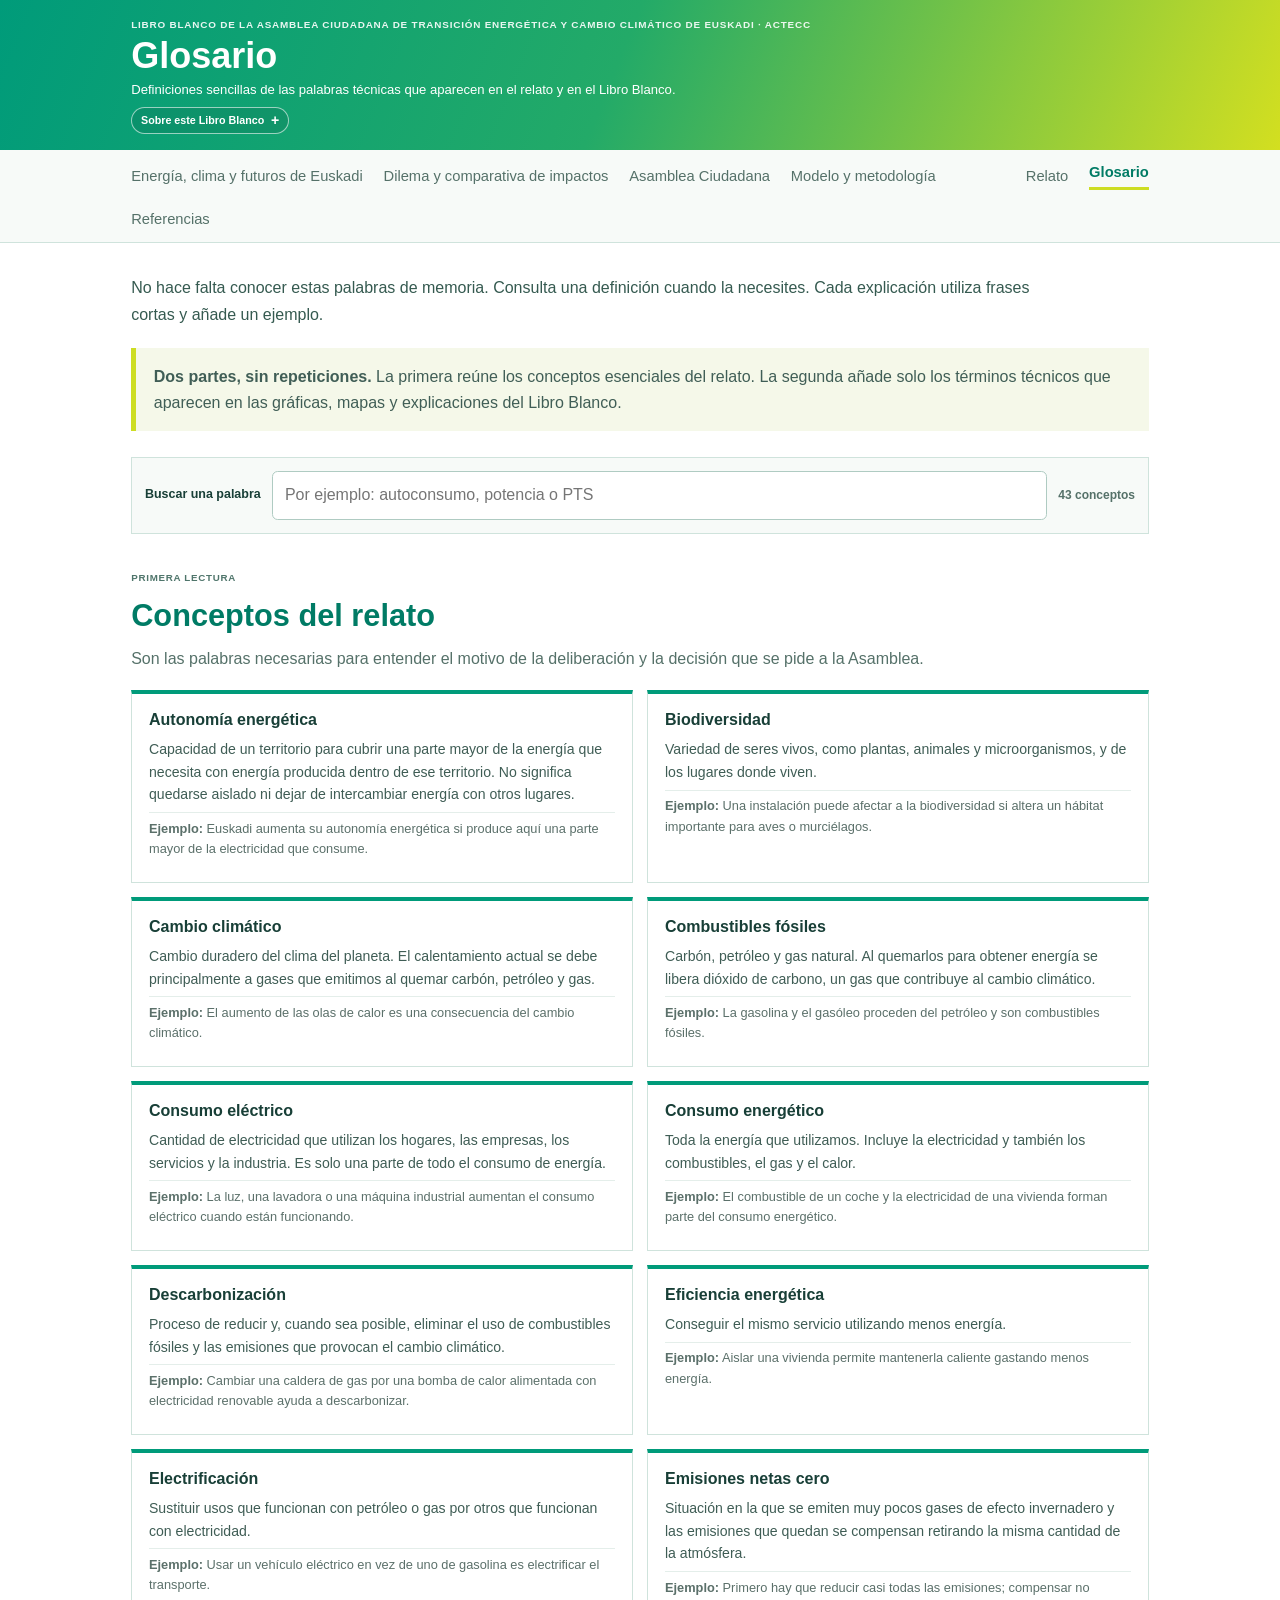
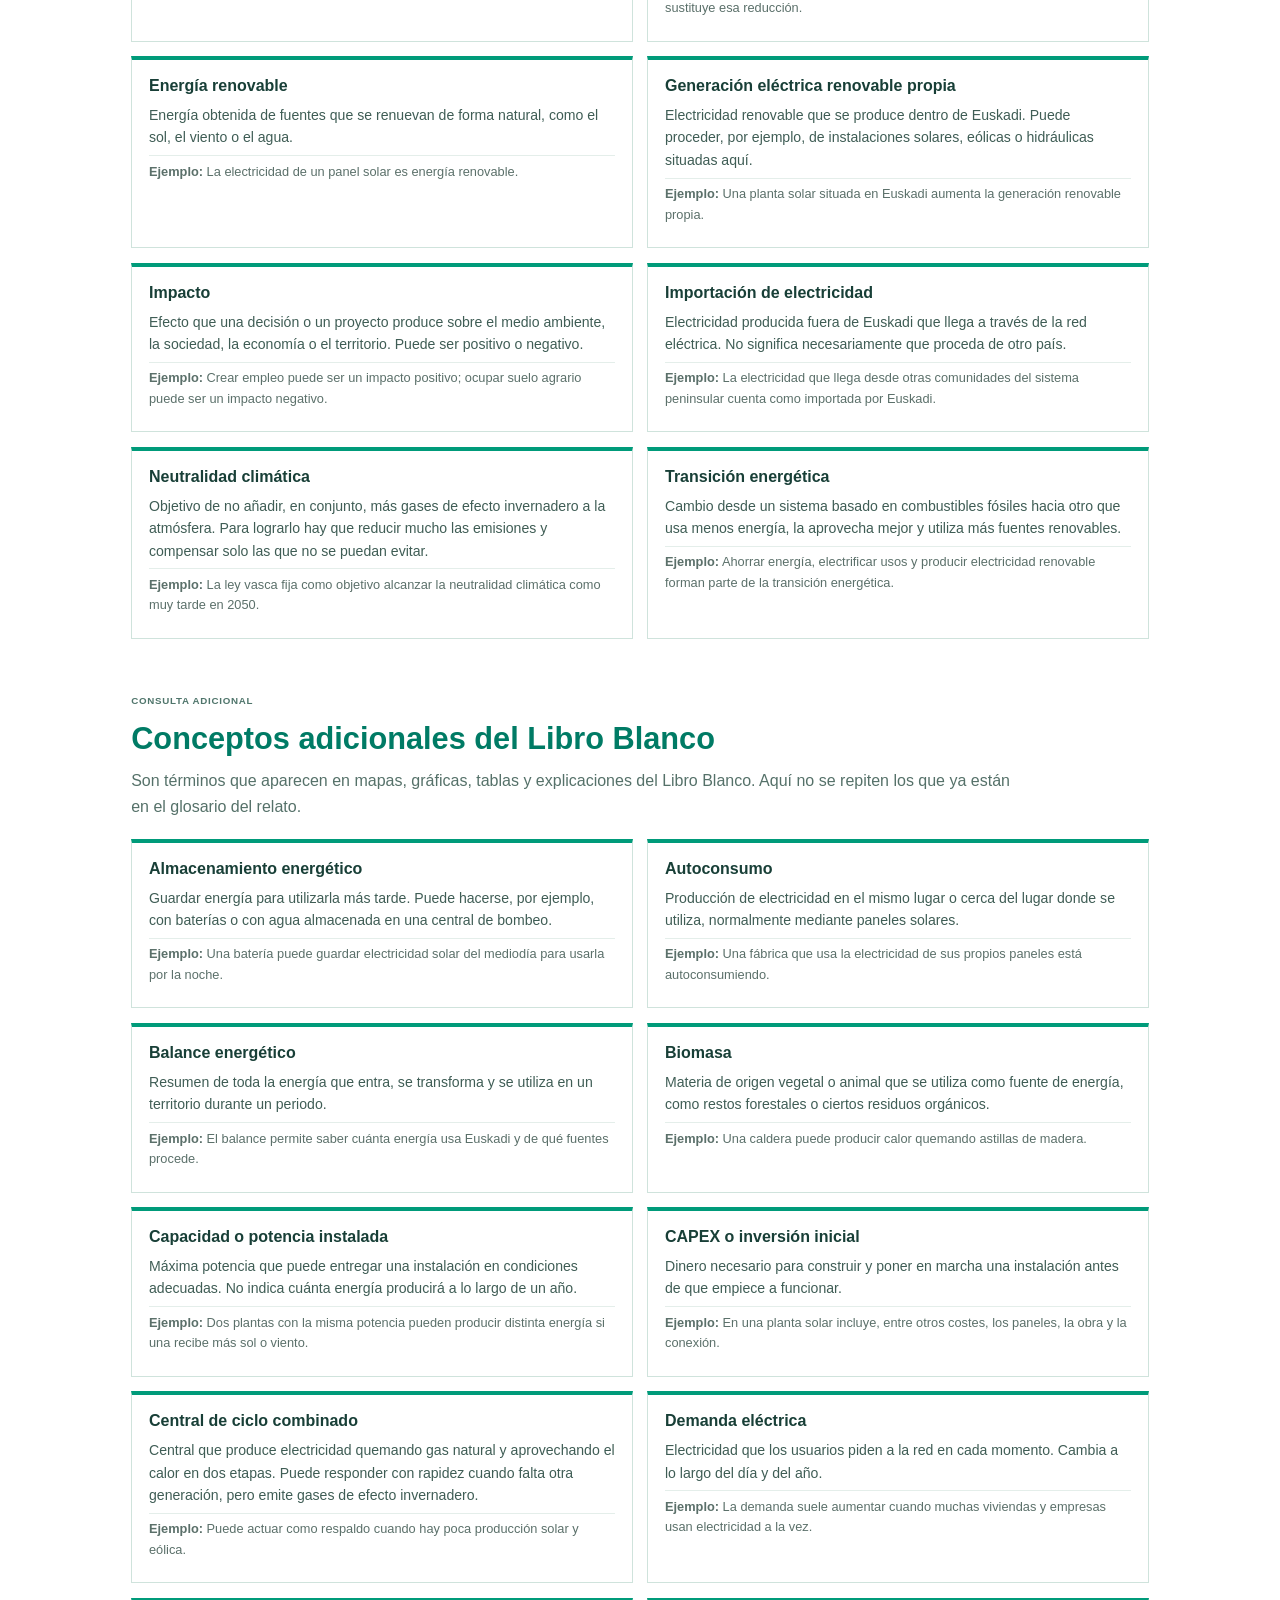
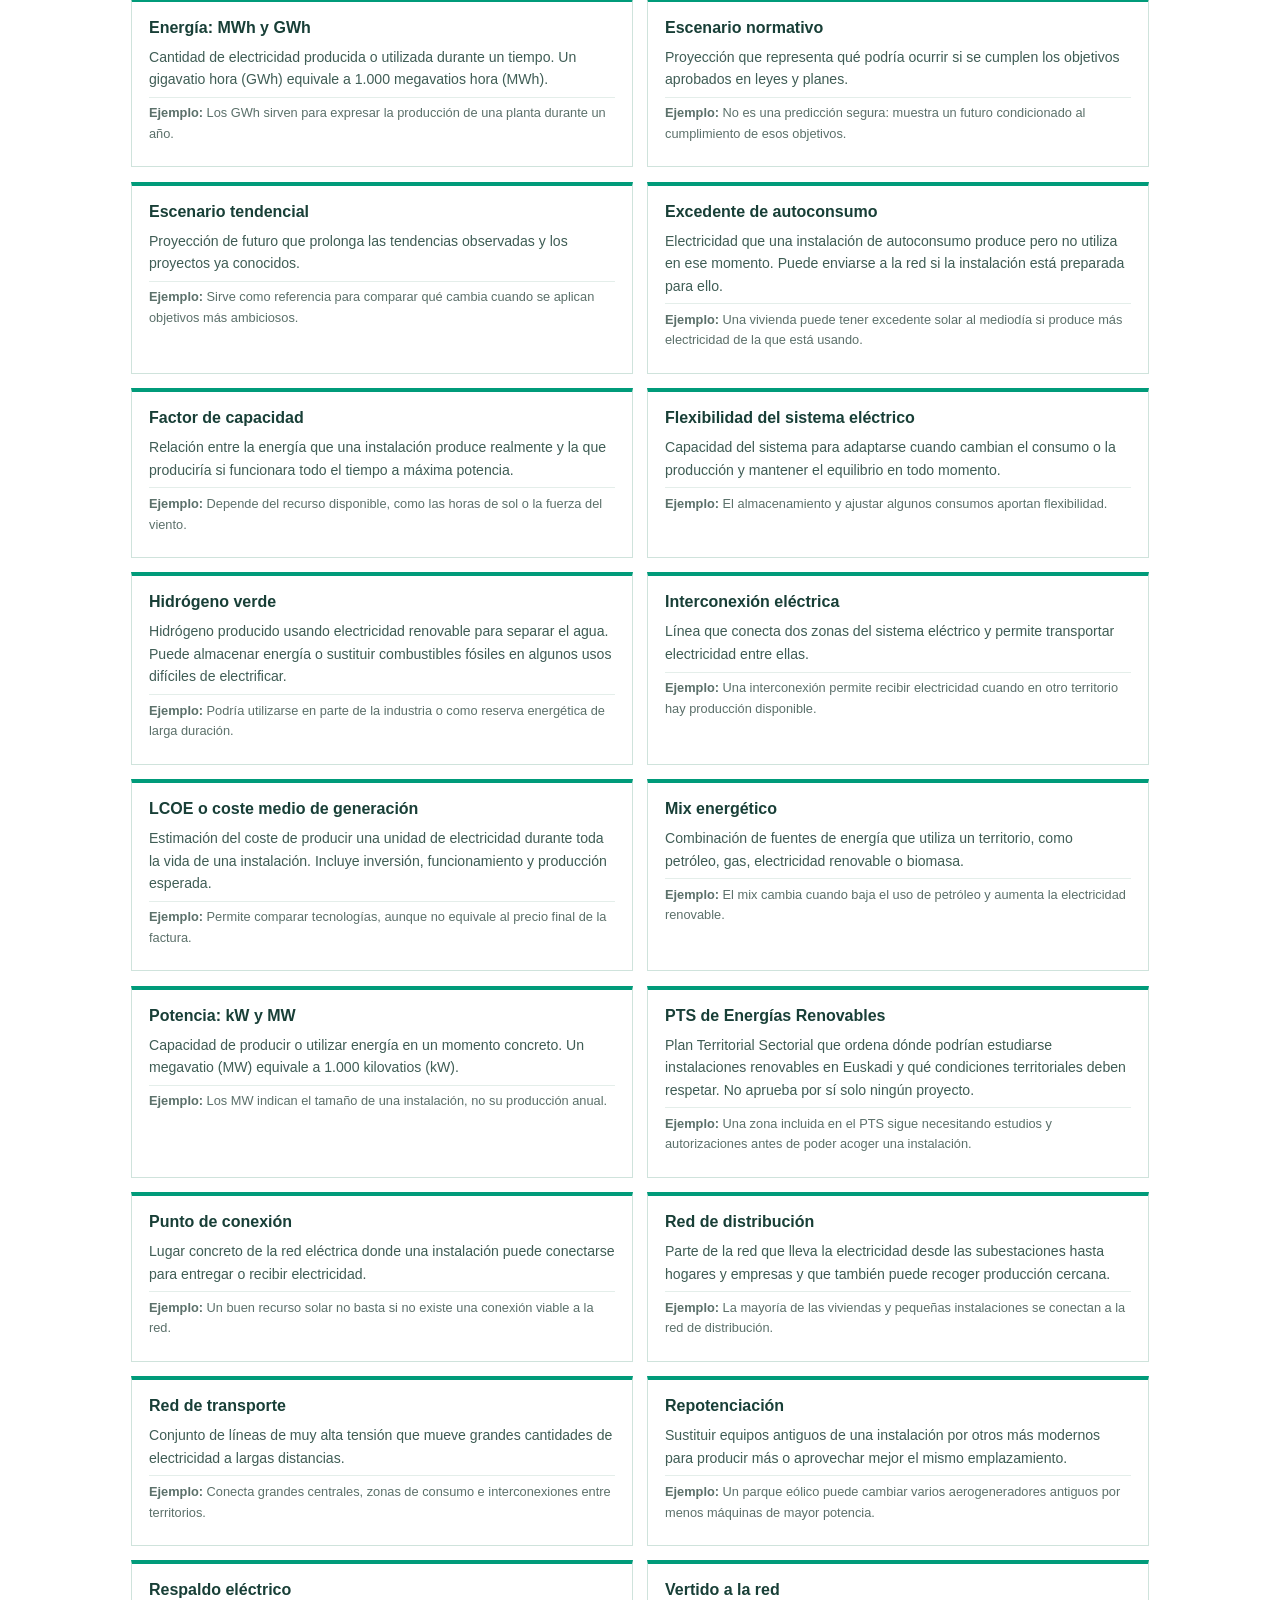
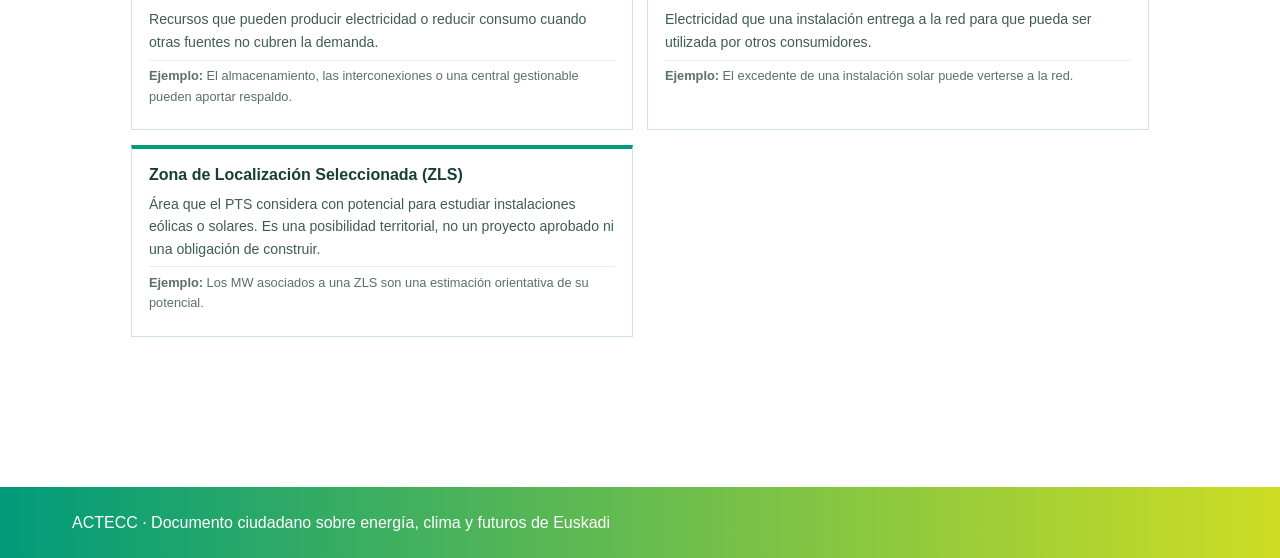
<file: glosario.html>
<!doctype html>
<html lang="es">
<head>
<meta charset="utf-8">
<meta name="viewport" content="width=device-width,initial-scale=1">
<meta http-equiv="Cache-Control" content="no-cache, no-store, must-revalidate">
<meta http-equiv="Pragma" content="no-cache">
<meta http-equiv="Expires" content="0">
<title>Glosario · Libro Blanco de la ACTECC</title>
<style>
:root{--ink:#183f37;--sub:#557169;--border:#cfe3dc;--soft:#f7faf8;--green:#009b7a;--lime:#cddd23;--paper:#fff}
*{box-sizing:border-box}
html{scroll-behavior:smooth}
body{margin:0;color:var(--ink);background:var(--paper);font-family:Arial,"Helvetica Neue",sans-serif;line-height:1.6}
.hero{padding:1.2rem clamp(1.25rem,7vw,6rem) 1.05rem;color:#fff;background:linear-gradient(112deg,#009b7a,#23aa68 48%,#d3df20)}
.hero-kicker{margin:0 0 .3rem;color:rgba(255,255,255,.9);font-size:.62rem;font-weight:800;letter-spacing:.08em;text-transform:uppercase}
.hero h1{max-width:30ch;margin:0;font-size:clamp(1.7rem,3.2vw,2.85rem);line-height:1.06}
.hero>p:last-of-type{max-width:88ch;margin:.32rem 0 0;font-size:.82rem;line-height:1.42}
.hero-about{max-width:94ch;margin:.45rem 0 0}
.hero-about summary{display:inline-flex;align-items:center;gap:.42rem;padding:.25rem .55rem;border:1px solid rgba(255,255,255,.58);border-radius:999px;color:#fff;background:rgba(17,68,57,.14);font-size:.67rem;font-weight:800;line-height:1.2;cursor:pointer;list-style:none}
.hero-about summary::-webkit-details-marker{display:none}.hero-about summary::after{content:"+";font-size:.88rem}.hero-about[open] summary::after{content:"−"}
.hero .hero-about p{max-width:94ch;margin:.42rem 0 0;padding:.5rem .65rem;border-left:3px solid rgba(255,255,255,.72);color:#fff;background:rgba(14,72,59,.17);font-size:.73rem;line-height:1.46}
nav{display:flex;gap:1.3rem;flex-wrap:wrap;padding:1rem clamp(1.25rem,6vw,4.5rem);background:var(--soft);border-bottom:1px solid var(--border)}
nav a{color:var(--sub);text-decoration:none}nav a[href="relato.html"]{margin-left:auto}.active{color:#007b65;font-weight:700;border-bottom:3px solid var(--lime);padding-bottom:.3rem}
main{max-width:1120px;margin:auto;padding:2.3rem clamp(1.2rem,4vw,3.2rem) 6rem}
.lead{max-width:900px;margin:0;color:#355a50;font-size:1.03rem;line-height:1.7}
.plain-note{margin:1.2rem 0;padding:1rem 1.1rem;border-left:5px solid var(--lime);background:#f5f8e9;color:#405e56}
.tools{position:sticky;top:0;z-index:4;display:flex;gap:.7rem;align-items:center;margin:1.6rem 0 2rem;padding:.8rem;background:rgba(247,250,248,.97);border:1px solid var(--border);backdrop-filter:blur(8px)}
.tools label{font-size:.78rem;font-weight:800}.tools input{flex:1;min-width:0;padding:.68rem .75rem;color:var(--ink);background:#fff;border:1px solid #afcbc2;border-radius:.35rem;font:inherit}.tools output{white-space:nowrap;color:var(--sub);font-size:.75rem;font-weight:700}
.glossary-section{margin:2.3rem 0 3.4rem}.glossary-section-heading{max-width:900px;margin-bottom:1.2rem}.glossary-section-heading h2{margin:.1rem 0 .35rem;color:#007b65;font-size:clamp(1.35rem,2.4vw,2rem)}.glossary-section-heading>p:last-child{margin:0;color:var(--sub)}
.section-introduction-kicker{margin:0;color:#6f8410;font-size:.68rem;font-weight:900;letter-spacing:.08em;text-transform:uppercase}
.glossary-list{display:grid;grid-template-columns:repeat(2,minmax(0,1fr));gap:.9rem;margin:0}.glossary-entry{padding:1rem 1.05rem;border:1px solid var(--border);border-top:4px solid var(--green);background:#fff}.glossary-entry dt{font-size:1rem;font-weight:800;line-height:1.3}.glossary-entry dd{margin:.45rem 0 0;color:#3f5d55;font-size:.88rem}.glossary-entry p{margin:.38rem 0}.glossary-example{padding-top:.35rem;border-top:1px solid #e4eeea;color:#5b706a;font-size:.8rem}.glossary-error,.empty{padding:1rem;border-left:5px solid #d7aa25;background:#fff8e8;color:#725c2d}
footer{padding:1.4rem clamp(1.25rem,6vw,4.5rem);color:#fff;background:linear-gradient(90deg,#009b7a,#cddd23)}
@media(max-width:760px){nav a[href="relato.html"]{margin-left:0}.tools{align-items:stretch;flex-direction:column}.tools label,.tools input,.tools output{width:100%}.glossary-list{grid-template-columns:1fr}}
</style>
<link rel="stylesheet" href="assets/styles/actecc-shell.css">
</head>
<body class="actecc-shell">
<header class="hero">
  <p class="hero-kicker">Libro Blanco de la Asamblea Ciudadana de Transición Energética y Cambio Climático de Euskadi · ACTECC</p>
  <h1>Glosario</h1>
  <p>Definiciones sencillas de las palabras técnicas que aparecen en el relato y en el Libro Blanco.</p>
  <details class="hero-about"><summary>Sobre este Libro Blanco</summary><p>Este documento ofrece una base común de información para la deliberación de la Asamblea Ciudadana. Distingue los datos observados de las estimaciones y de los escenarios de futuro, explicita los principales supuestos y reúne las fuentes utilizadas. Su finalidad no es prescribir una única respuesta, sino facilitar una decisión informada, comprensible y contrastable.</p></details>
</header>
<nav aria-label="Navegación principal">
  <a href="comparacion_escenarios_euskadi.html">Energía, clima y futuros de Euskadi</a>
  <a href="comparativa_impactos.html">Dilema y comparativa de impactos</a>
  <a href="que_es_actecc.html">Asamblea Ciudadana</a>
  <a href="modelo_coherencia_energetica.html">Modelo y metodología</a>
  <a href="relato.html">Relato</a>
  <a class="active" href="glosario.html" aria-current="page">Glosario</a>
  <a href="referencias.html">Referencias</a>
</nav>
<main>
  <p class="lead">No hace falta conocer estas palabras de memoria. Consulta una definición cuando la necesites. Cada explicación utiliza frases cortas y añade un ejemplo.</p>
  <aside class="plain-note"><strong>Dos partes, sin repeticiones.</strong> La primera reúne los conceptos esenciales del relato. La segunda añade solo los términos técnicos que aparecen en las gráficas, mapas y explicaciones del Libro Blanco.</aside>
  <div class="tools" role="search">
    <label for="glossary-search">Buscar una palabra</label>
    <input id="glossary-search" type="search" placeholder="Por ejemplo: autoconsumo, potencia o PTS" autocomplete="off">
    <output id="glossary-count" aria-live="polite">Cargando conceptos…</output>
  </div>
  <div id="glossary-root"></div>
  <p class="empty" id="glossary-empty" hidden>No se ha encontrado ningún concepto. Prueba con una palabra más corta.</p>
</main>
<footer>ACTECC · Documento ciudadano sobre energía, clima y futuros de Euskadi</footer>
<script src="assets/scripts/glosario.js"></script>
</body>
</html>
</file>
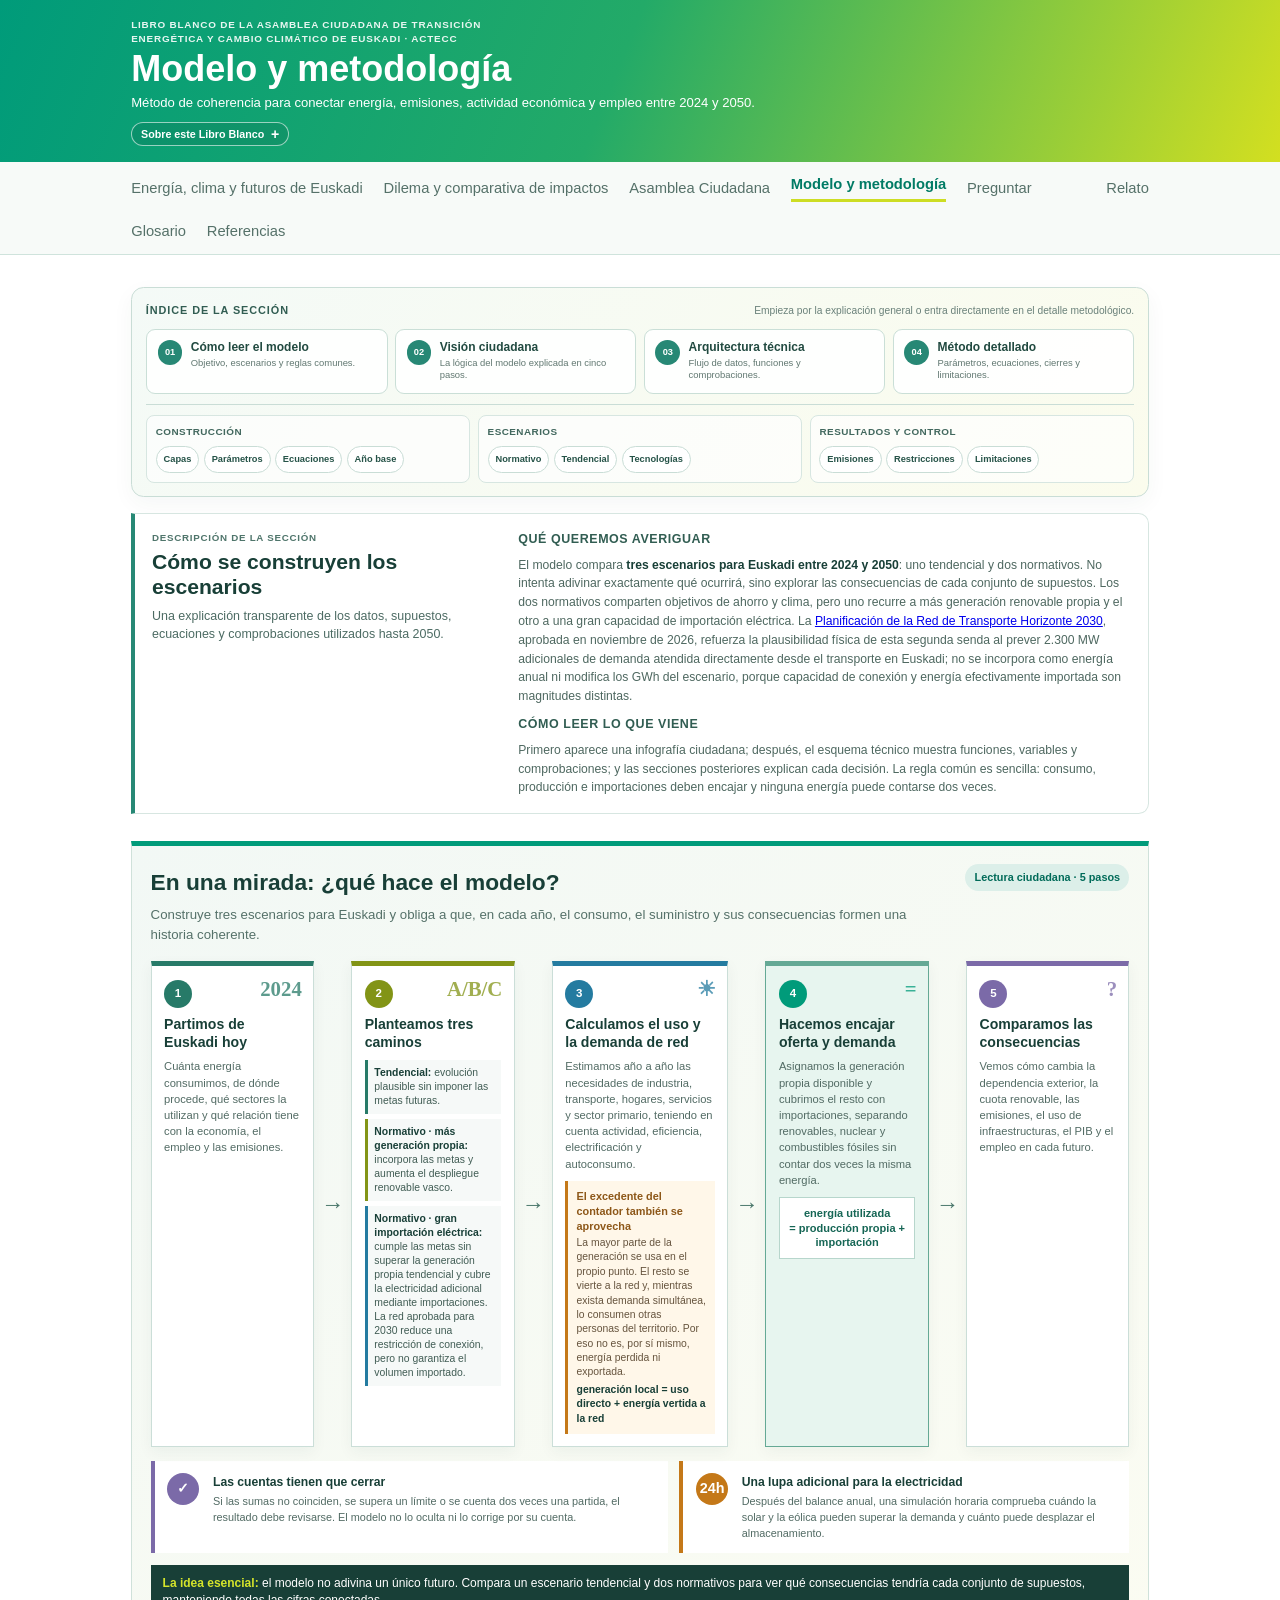
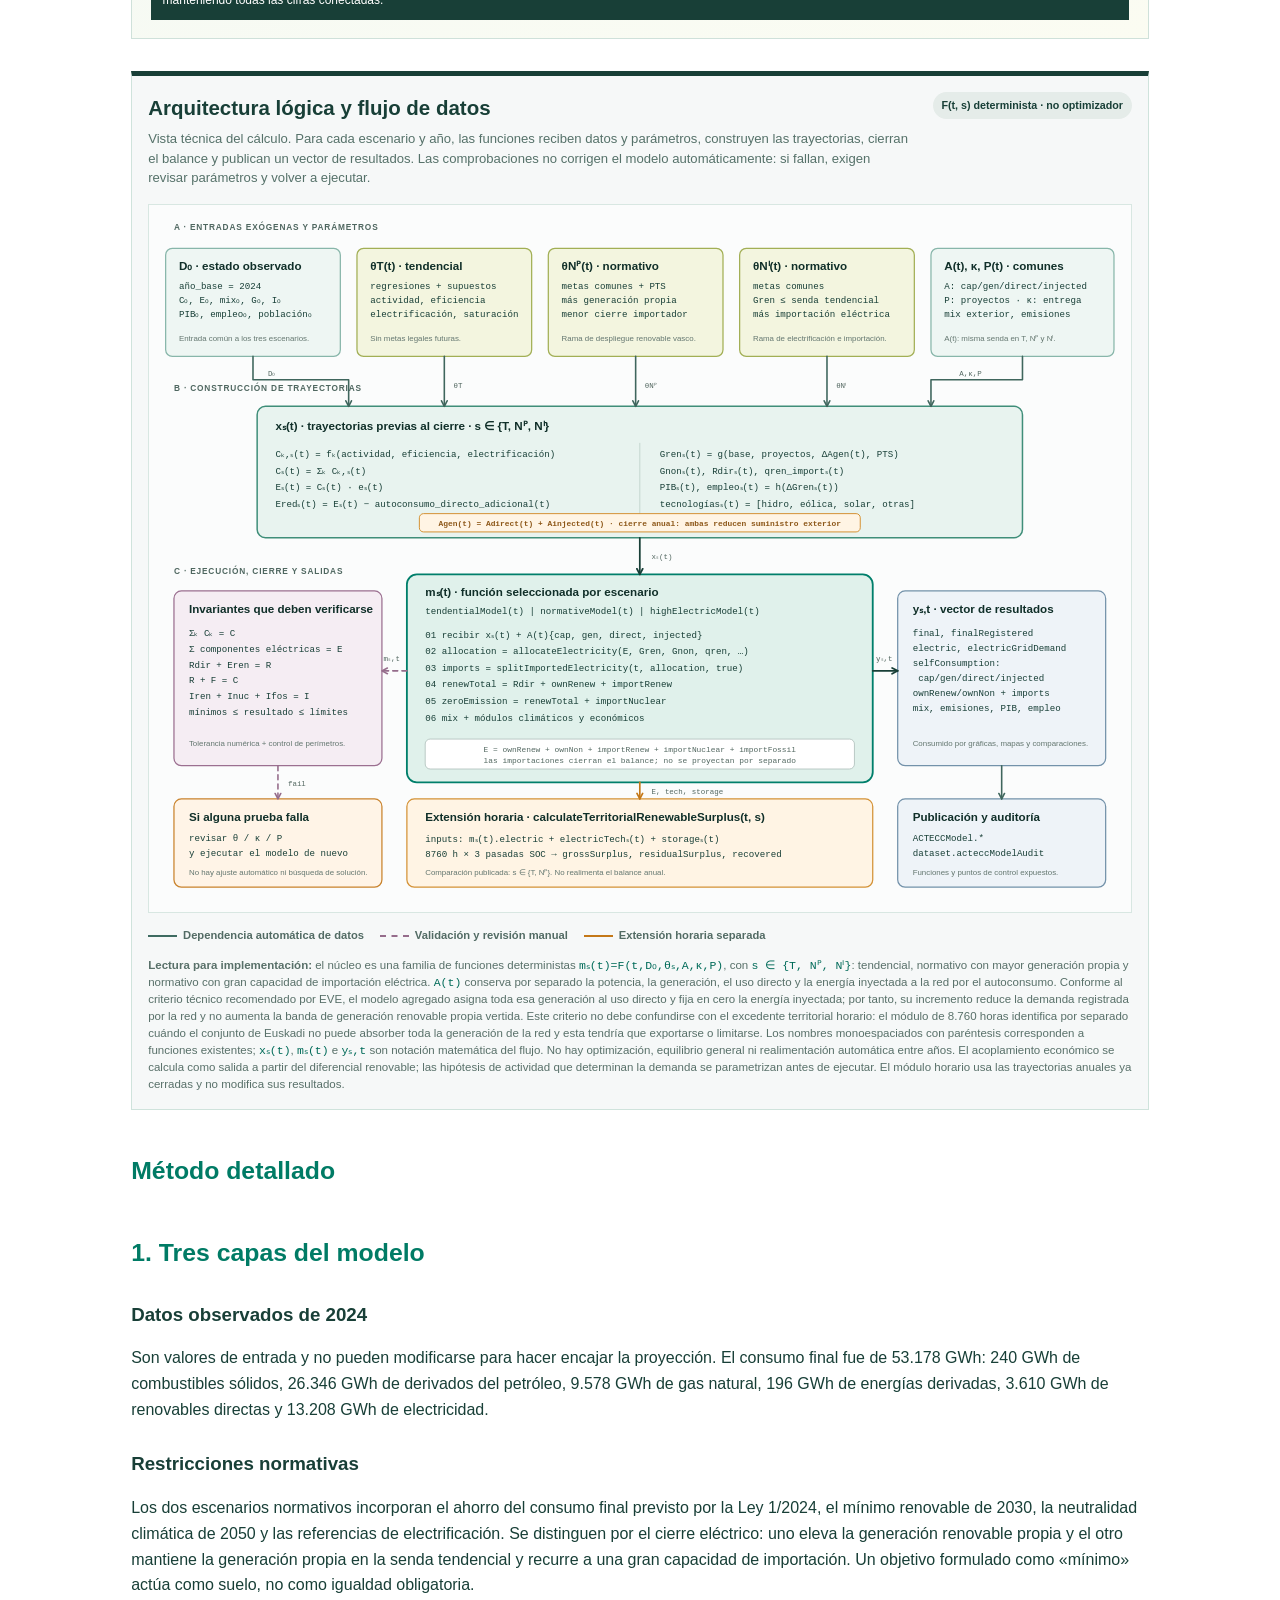
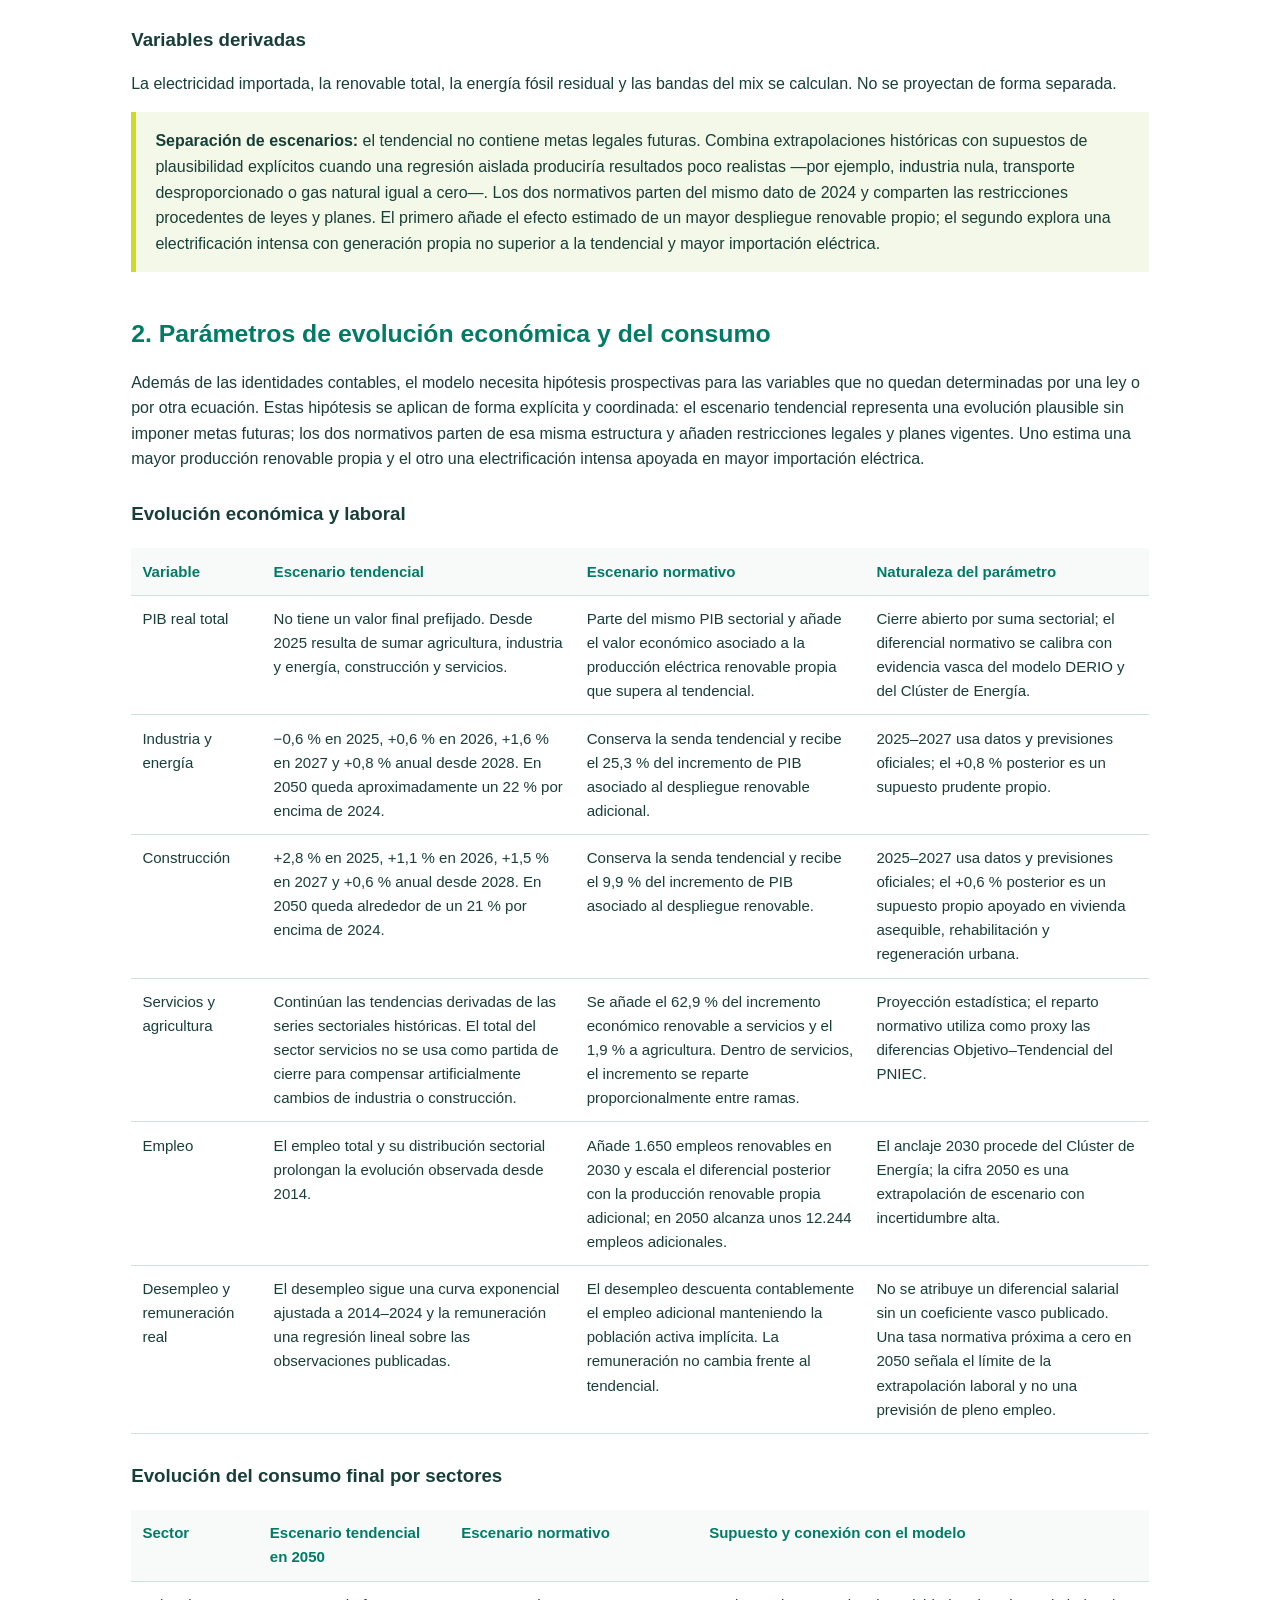
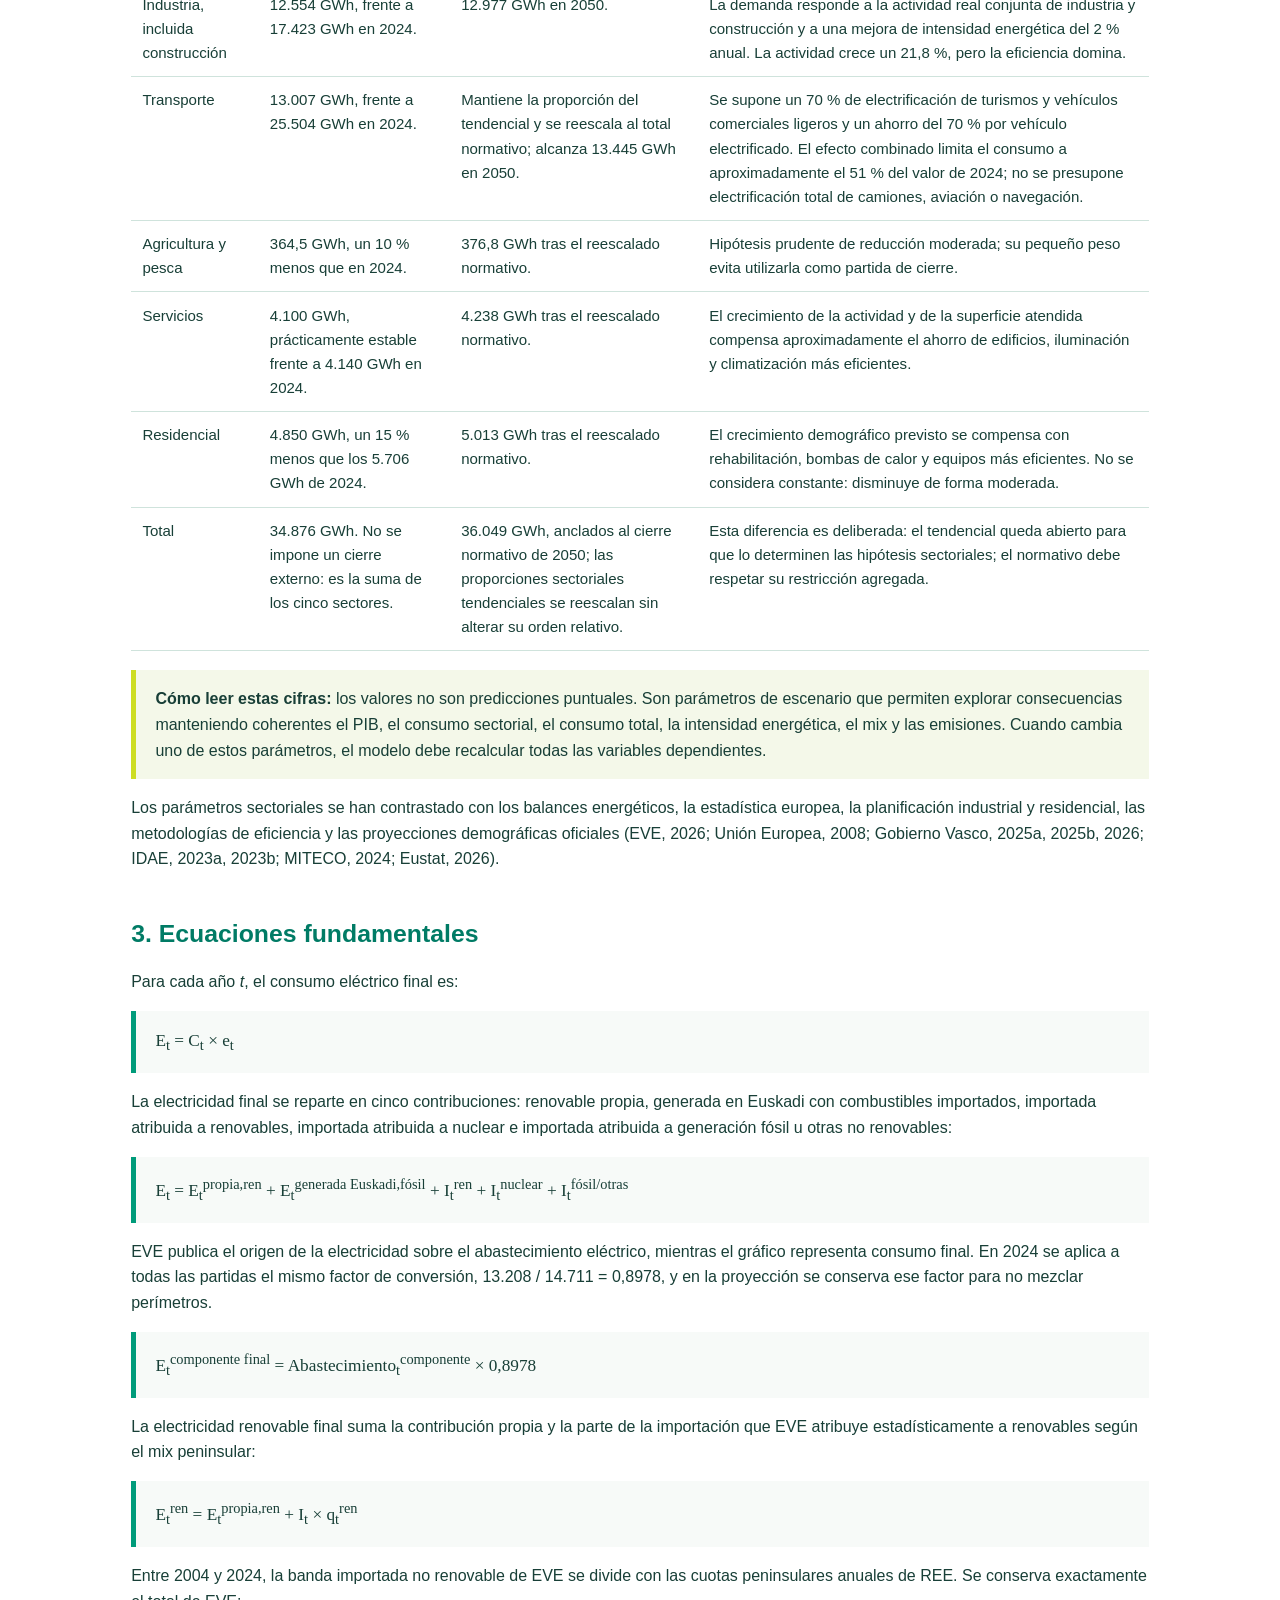
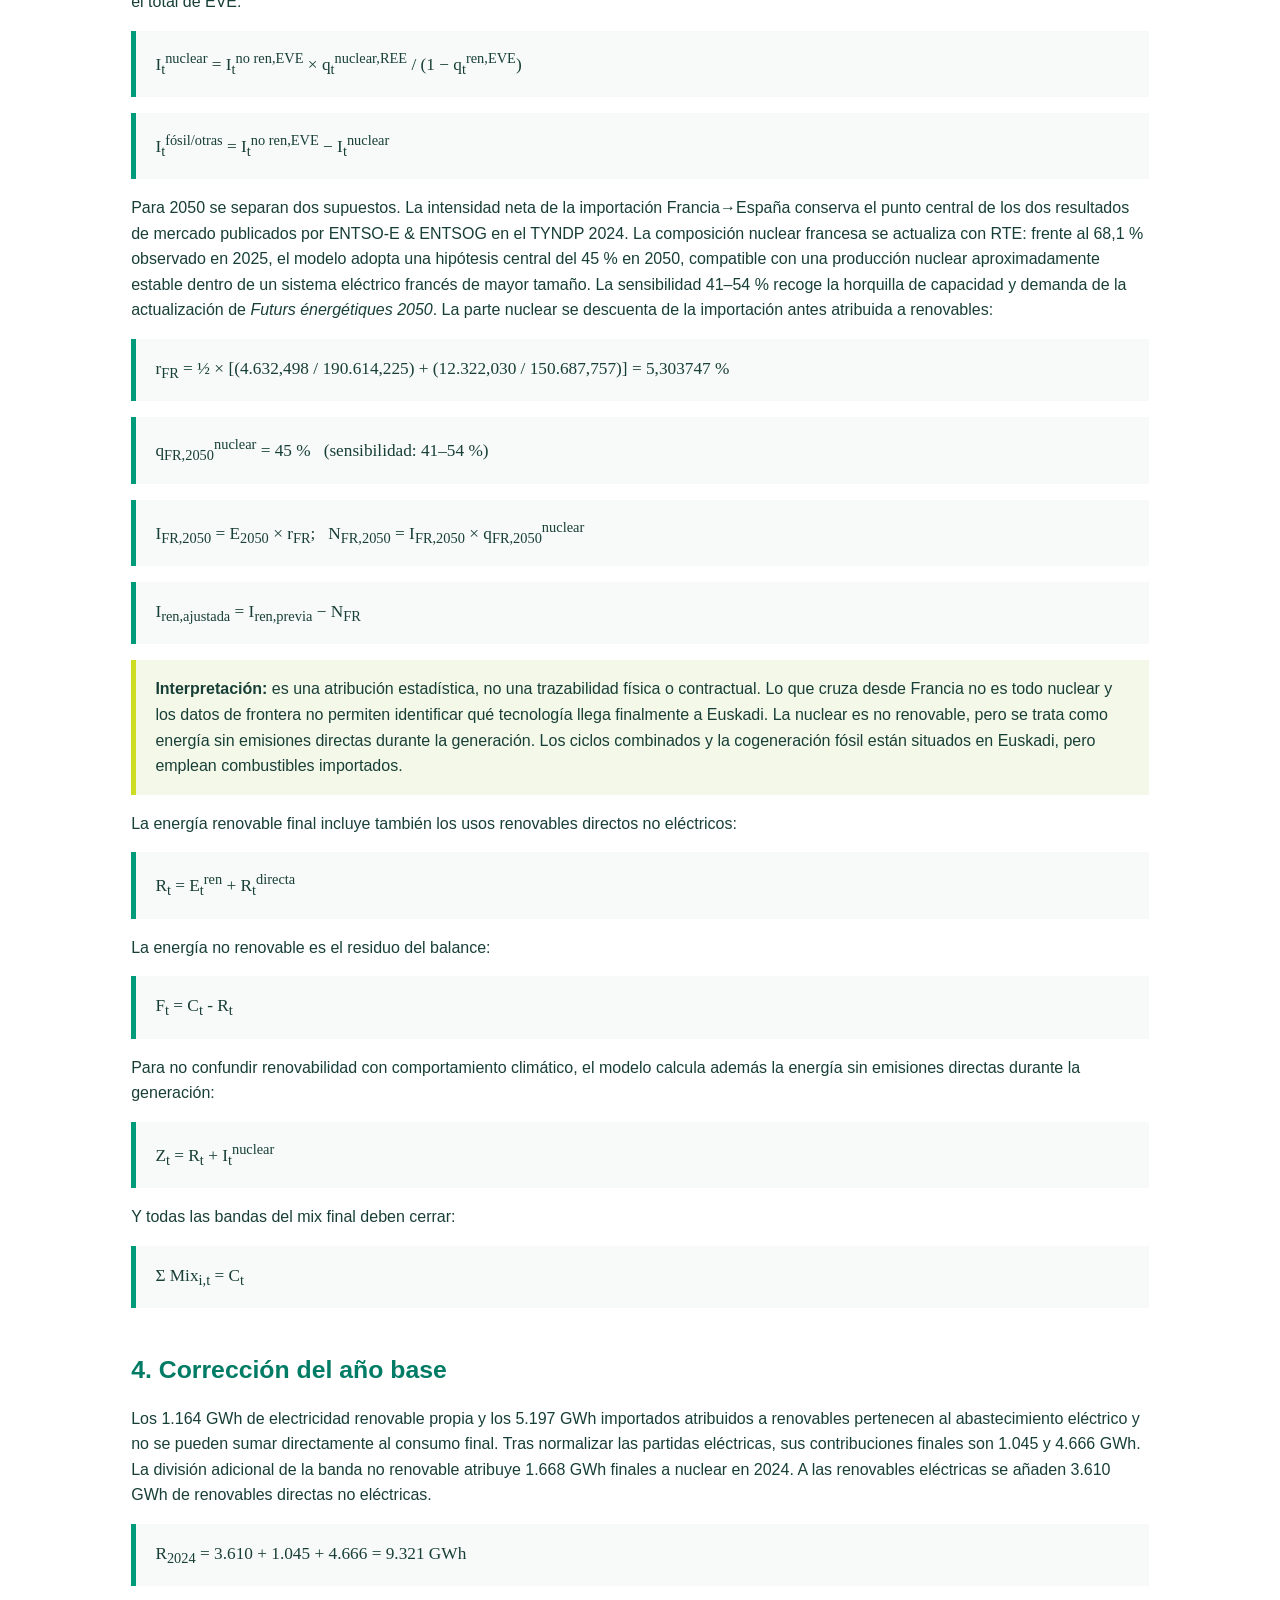
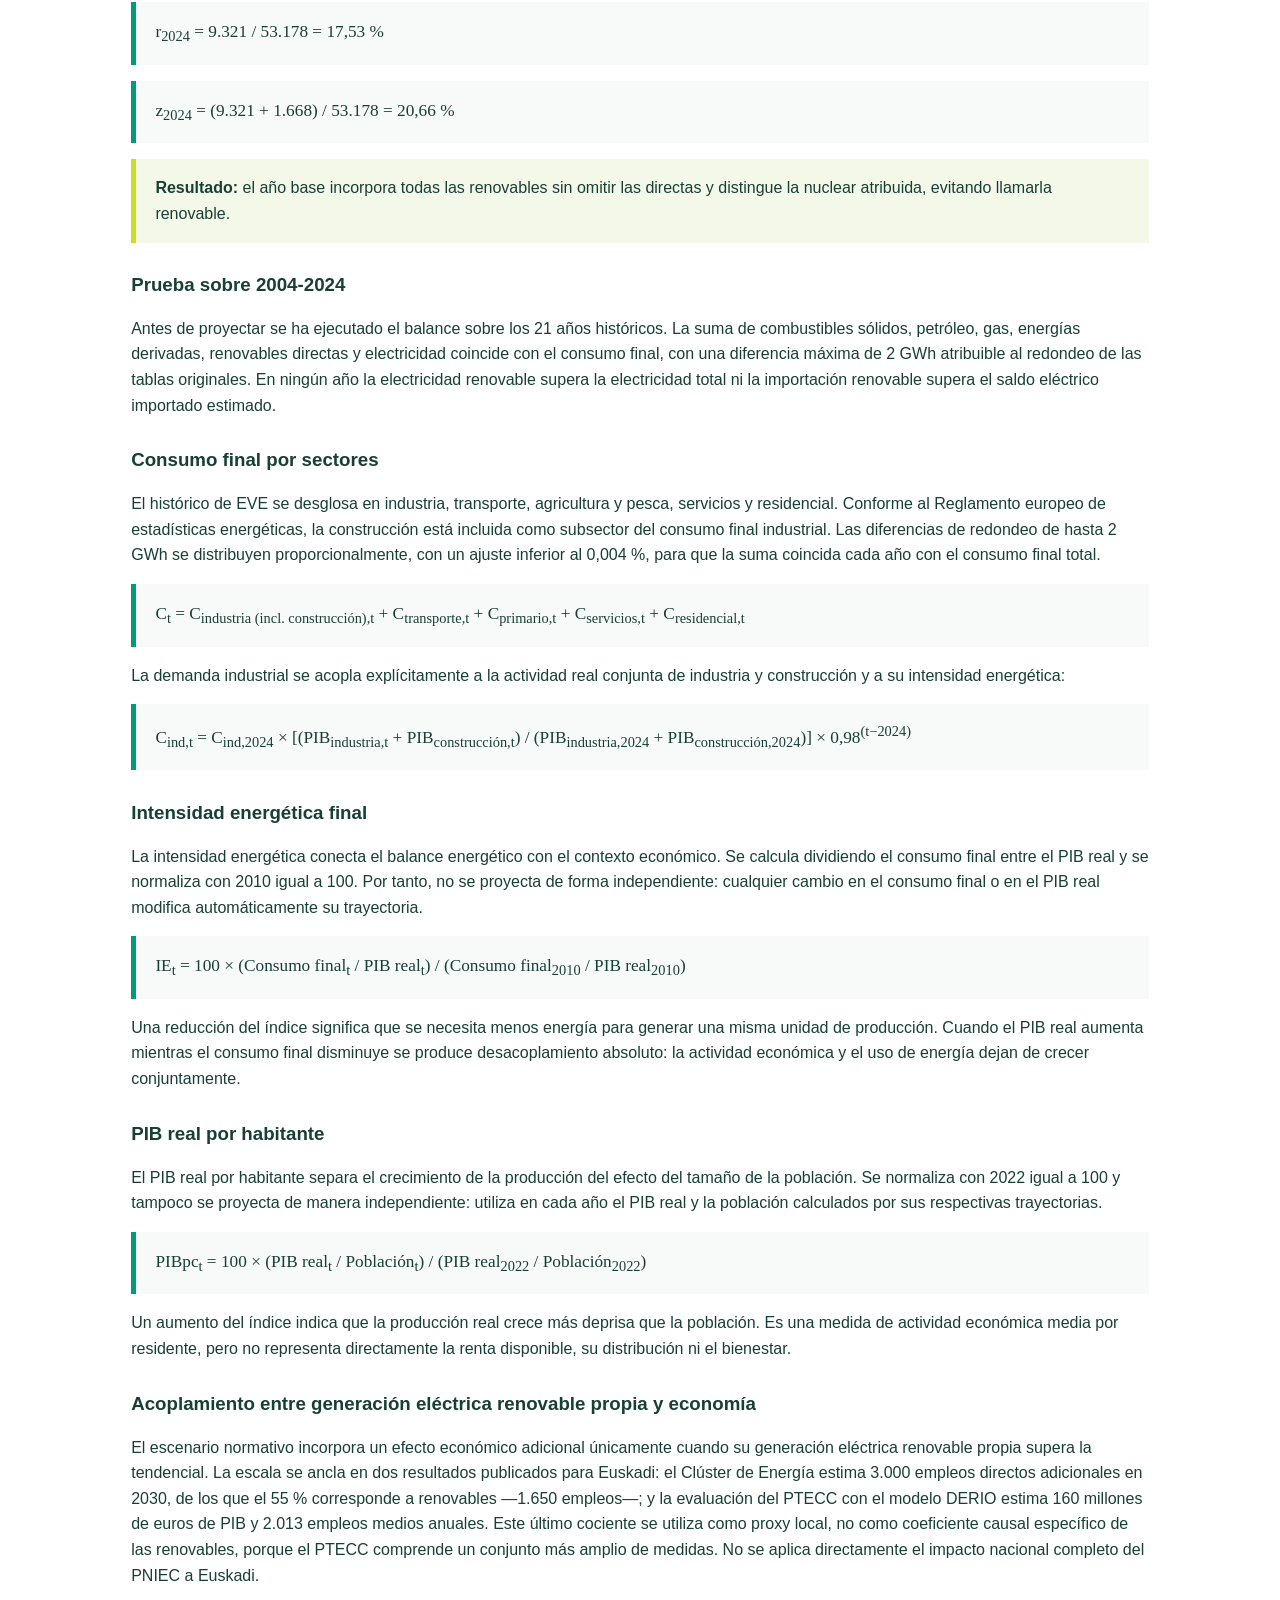
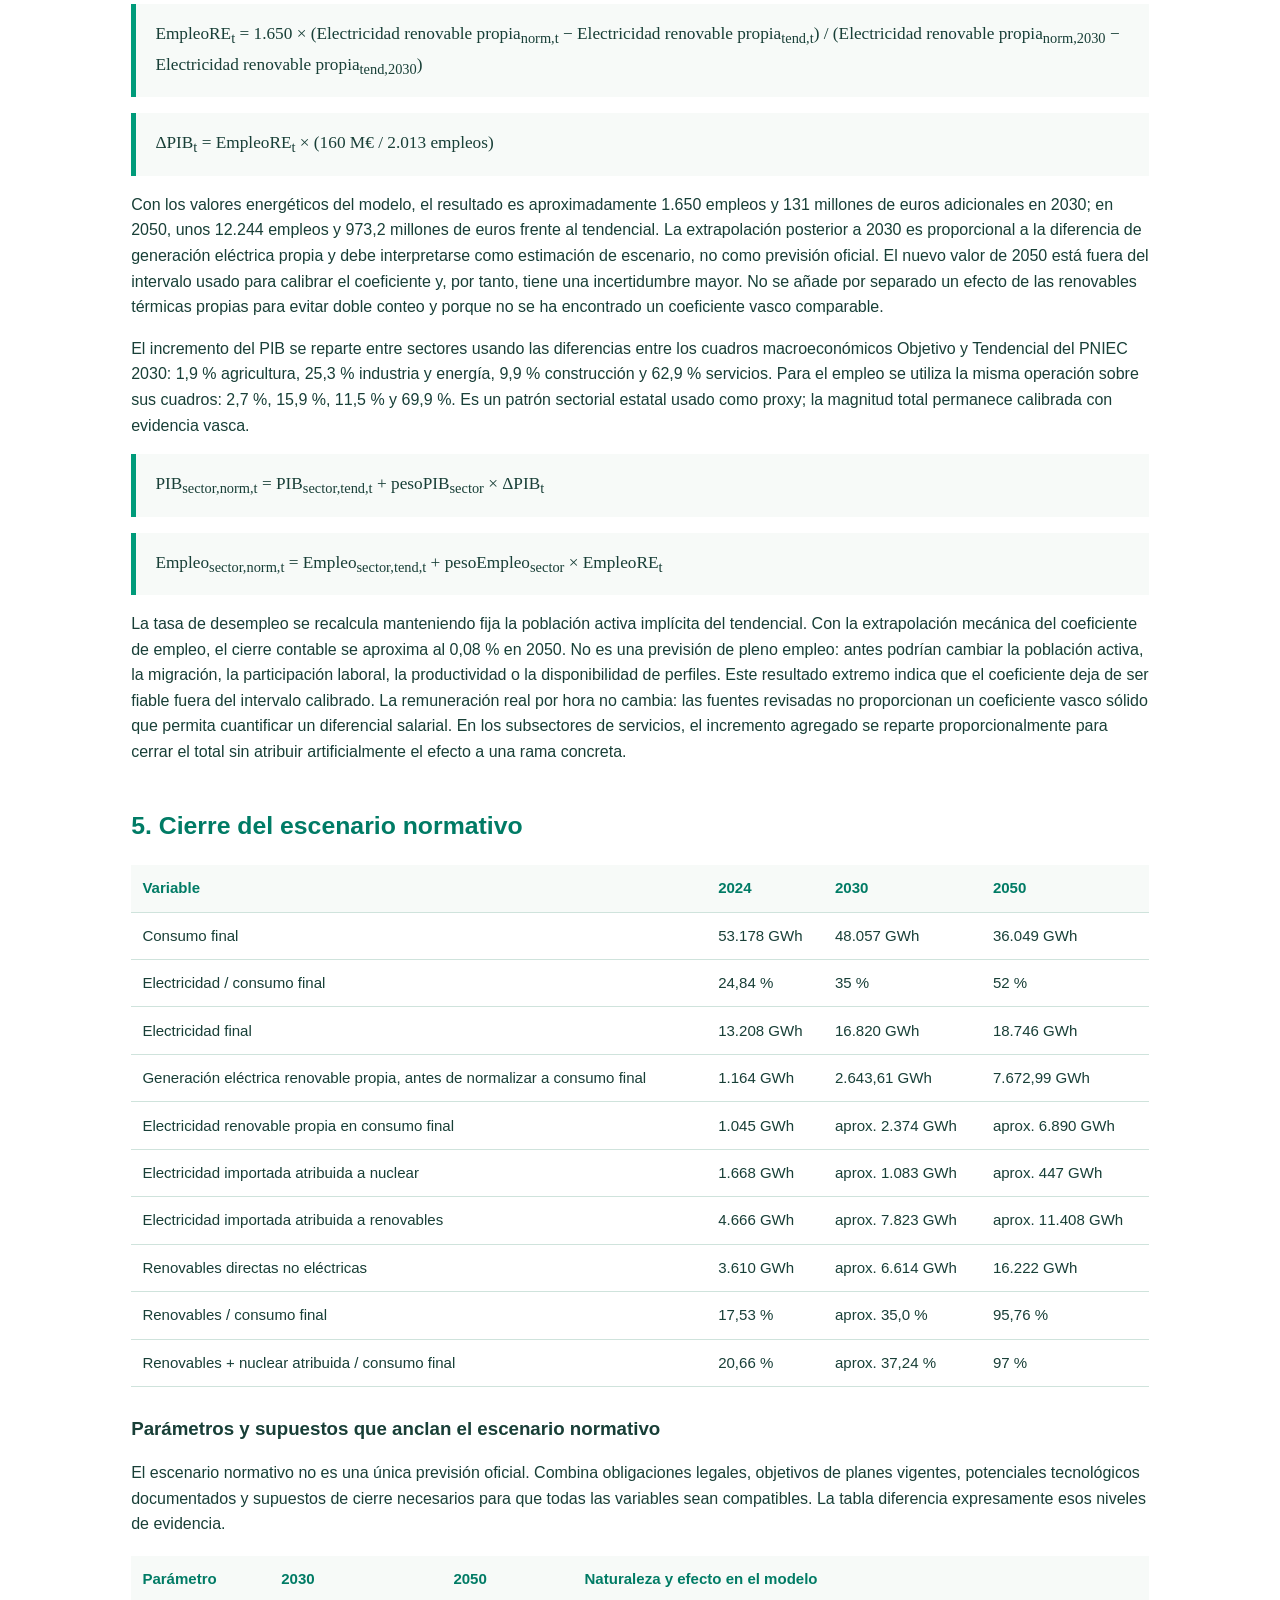
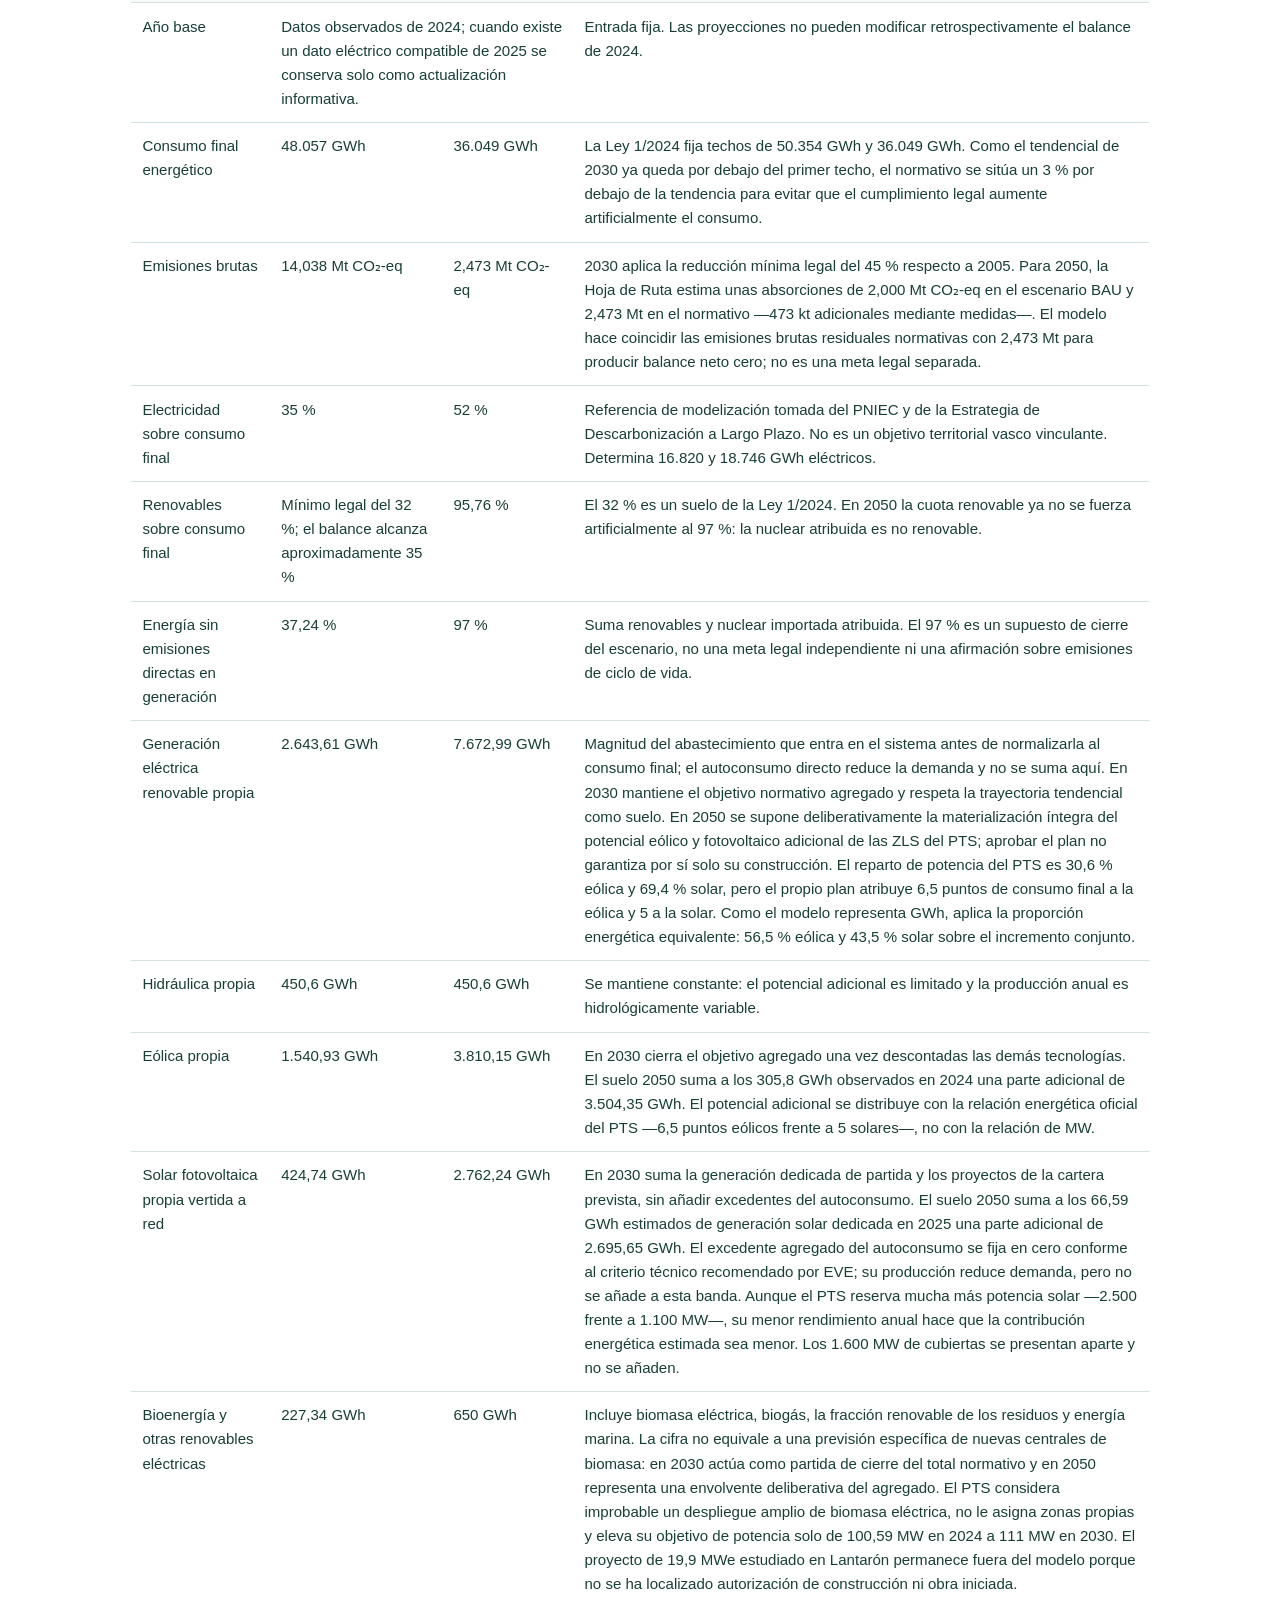
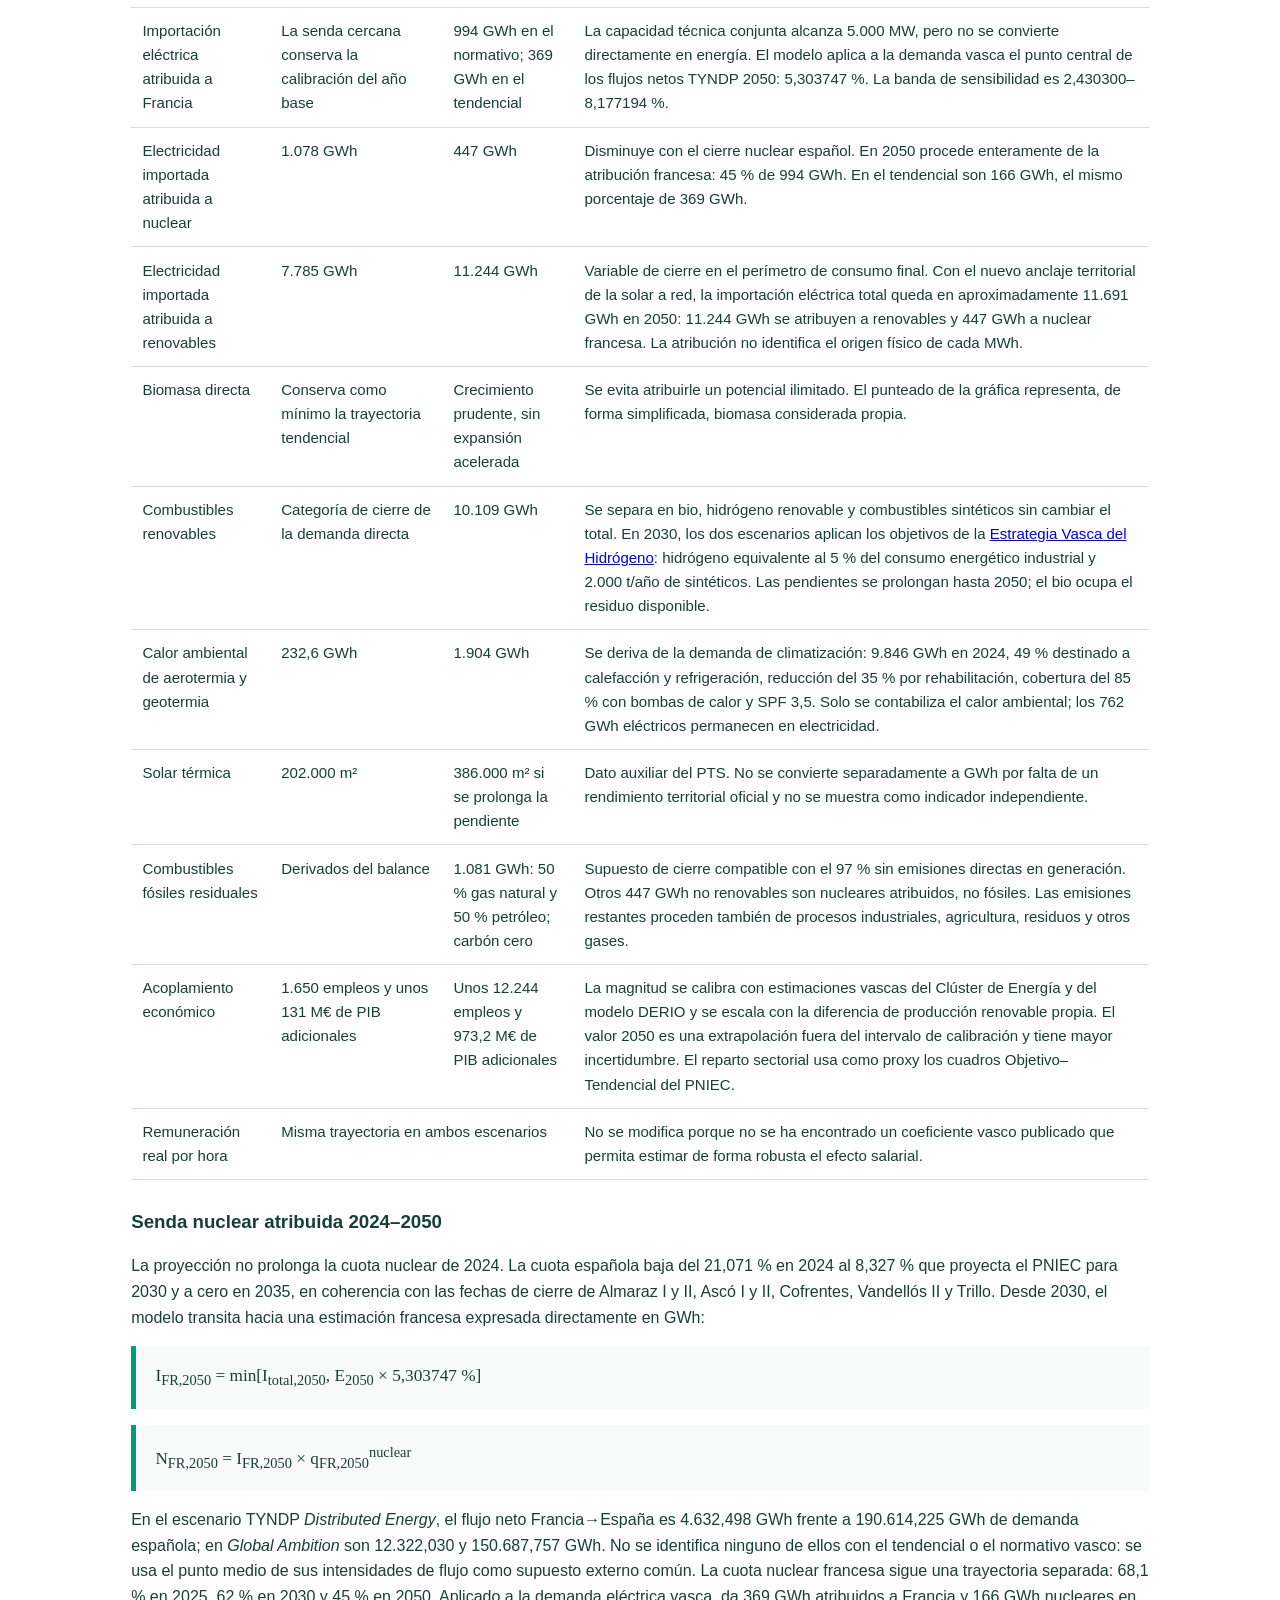
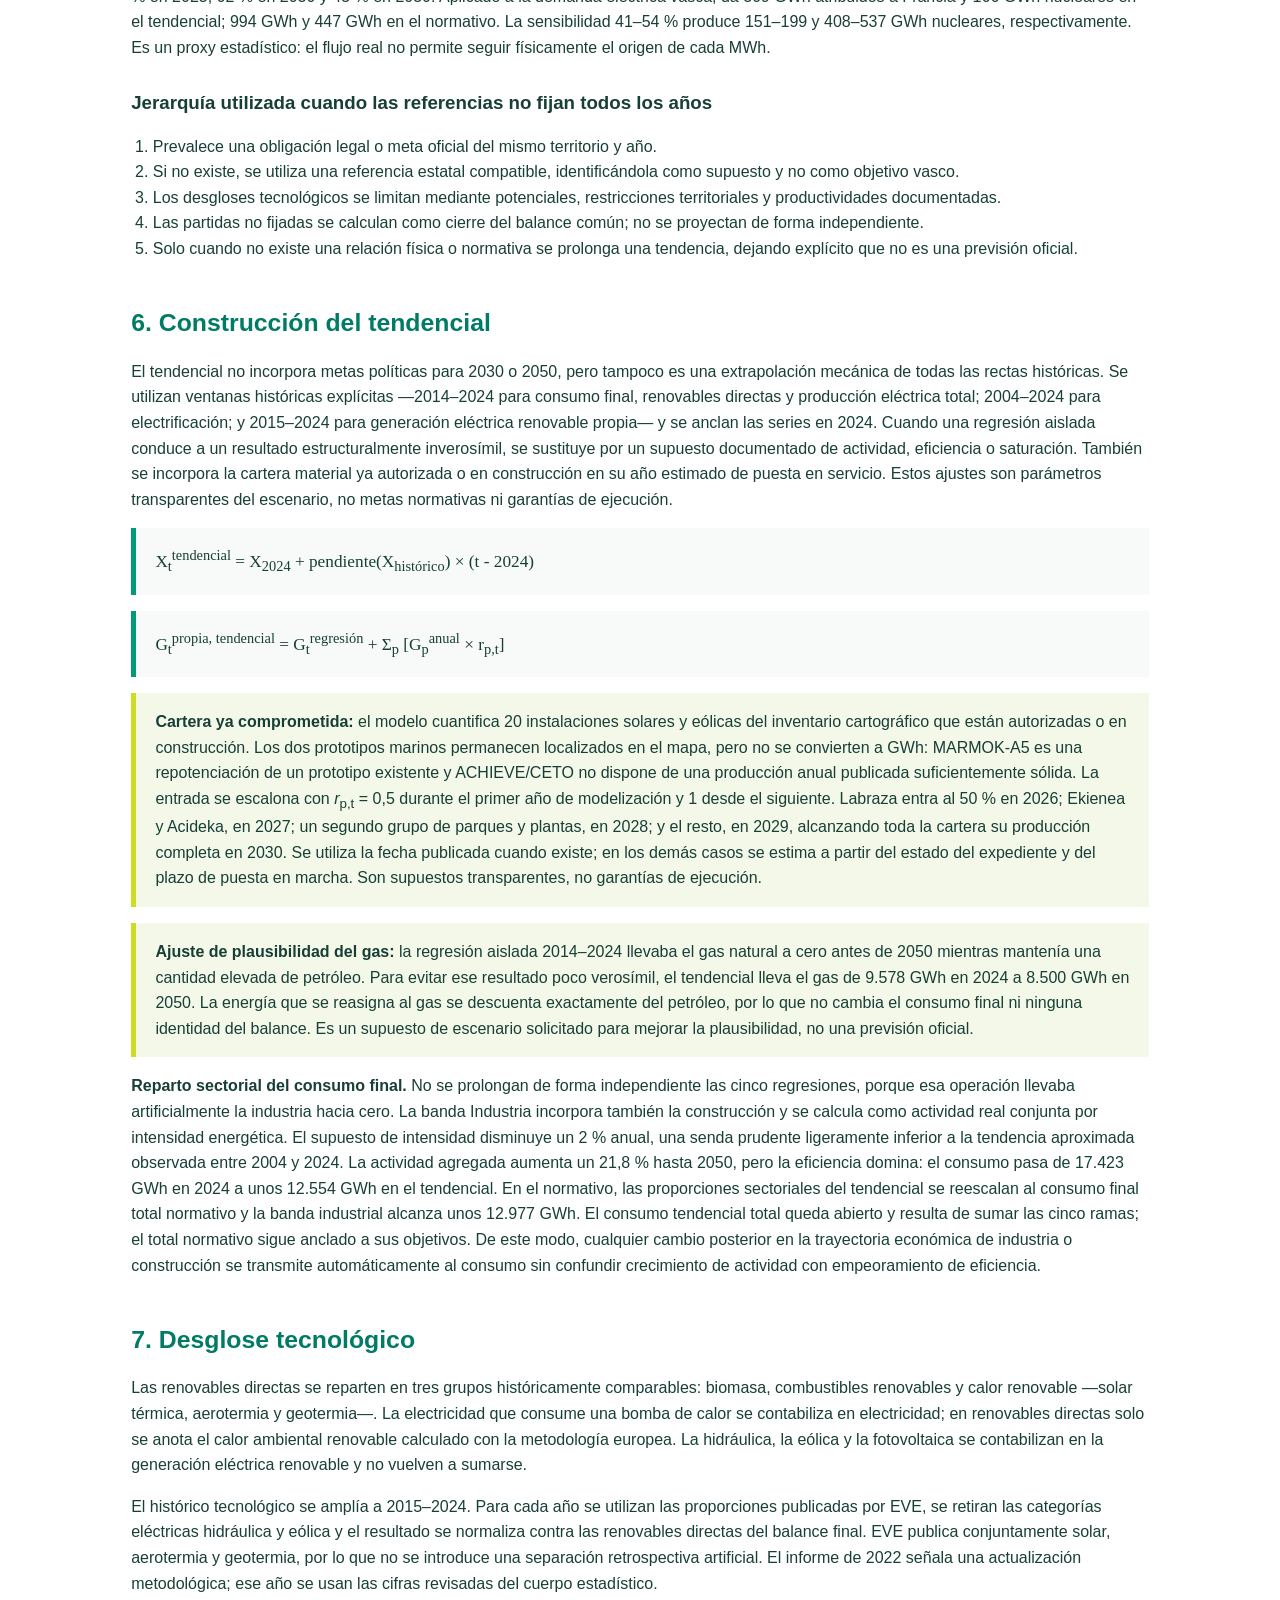
<file: modelo_coherencia_energetica.html>
<!doctype html>
<html lang="es">
<head>
<meta charset="utf-8">
<meta name="viewport" content="width=device-width,initial-scale=1">
<title>Modelo y metodología · Libro Blanco de la ACTECC</title>
<style>
:root{--ink:#183f37;--sub:#557169;--border:#cfe3dc;--soft:#f7faf8;--green:#009b7a;--lime:#cddd23}*{box-sizing:border-box}body{margin:0;color:var(--ink);font-family:Arial,"Helvetica Neue",sans-serif;line-height:1.6}.hero{padding:3.2rem clamp(1.25rem,7vw,6rem);color:#fff;background:linear-gradient(112deg,#009b7a,#23aa68 48%,#d3df20)}.hero h1{max-width:20ch;margin:0;font-size:clamp(2rem,5vw,4rem);line-height:1.06}.hero p{max-width:75ch;margin:.8rem 0 0}nav{display:flex;gap:1.3rem;flex-wrap:wrap;padding:1rem clamp(1.25rem,6vw,4.5rem);background:var(--soft);border-bottom:1px solid var(--border)}nav a{color:var(--sub);text-decoration:none}.active{color:#007b65;font-weight:700;border-bottom:3px solid var(--lime);padding-bottom:.3rem}main{max-width:1120px;margin:auto;padding:2.3rem clamp(1.2rem,4vw,3.2rem) 6rem}h2{margin:2.6rem 0 .7rem;color:#007b65;font-size:1.55rem}h3{margin:1.7rem 0 .4rem}.lead{max-width:980px;font-size:1.15rem}.model-map{margin:1.5rem 0 2.5rem;padding:1rem;background:#f3f8f6;border:1px solid var(--border);border-top:5px solid var(--green)}.model-map-heading{display:flex;align-items:start;justify-content:space-between;gap:1rem;margin-bottom:.65rem}.model-map-heading h2{margin:0;color:var(--ink);font-size:1.35rem}.model-map-heading p{max-width:760px;margin:.25rem 0 0;color:var(--sub);font-size:.82rem;line-height:1.5}.model-map-badge{flex:0 0 auto;padding:.3rem .55rem;border-radius:999px;color:#006b59;background:#dcefe9;font-size:.67rem;font-weight:800}.model-map-scroll{overflow-x:auto;padding:.35rem 0 .2rem}.model-map svg{display:block;width:100%;min-width:950px;height:auto;background:#fff;border:1px solid #d8e7e2}.model-map .box{stroke-width:1.5}.model-map .box-input{fill:#eef6f3;stroke:#88b6aa}.model-map .box-scenario{fill:#f4f7df;stroke:#a6b654}.model-map .box-balance{fill:#e5f4ef;stroke:#009b7a;stroke-width:2.2}.model-map .box-output{fill:#eef3f8;stroke:#7392aa}.model-map .box-module{fill:#fff4e4;stroke:#d49236}.model-map .box-check{fill:#f7edf5;stroke:#a47398}.model-map .lane-label{fill:#557169;font-size:11px;font-weight:900;letter-spacing:.08em}.model-map .box-title{fill:#183f37;font-size:14px;font-weight:900}.model-map .box-copy{fill:#48645c;font-size:11.5px}.model-map .box-small{fill:#5f756e;font-size:10.5px}.model-map .flow,.model-map .flow-secondary,.model-map .flow-feedback,.model-map .flow-normative,.model-map .flow-hourly{fill:none;stroke-linecap:round;stroke-linejoin:round}.model-map .flow{stroke:#3e6b61;stroke-width:2}.model-map .flow-secondary{stroke:#8aa39b;stroke-width:1.8;stroke-dasharray:6 5}.model-map .flow-feedback{stroke:#8d5e83;stroke-width:2.2;stroke-dasharray:7 5}.model-map .flow-normative{stroke:#849414;stroke-width:2.2;stroke-dasharray:4 4}.model-map .flow-hourly{stroke:#c47818;stroke-width:2}.model-map .arrow-label{fill:#557169;font-size:9.5px;font-weight:750}.model-map-legend{display:flex;gap:.45rem 1rem;flex-wrap:wrap;margin:.7rem 0 0;color:#526b64;font-size:.7rem;font-weight:750}.model-map-legend span{display:inline-flex;align-items:center;gap:.38rem}.model-map-legend i{display:inline-block;width:1.8rem;border-top:2px solid #3e6b61}.model-map-legend .is-feedback i{border-color:#8d5e83;border-top-style:dashed}.model-map-legend .is-check i{border-color:#849414;border-top-style:dashed}.model-map-note{margin:.7rem 0 0;color:#587069;font-size:.72rem;line-height:1.48}.equation{margin:1rem 0;padding:1rem 1.2rem;background:var(--soft);border-left:5px solid var(--green);font-family:Georgia,serif;font-size:1.08rem}.note{padding:1rem 1.2rem;background:#f4f8e9;border-left:5px solid var(--lime)}table{width:100%;border-collapse:collapse;margin:1.2rem 0;font-size:.94rem}th,td{padding:.7rem;text-align:left;vertical-align:top;border-bottom:1px solid var(--border)}th{color:#007b65;background:var(--soft)}code{color:#006b59}ol,ul{padding-left:1.35rem}.sources li{margin:.55rem 0}footer{padding:1.4rem clamp(1.25rem,6vw,4.5rem);color:#fff;background:linear-gradient(90deg,#009b7a,#cddd23)}@media(max-width:700px){main{padding-top:1.6rem}.model-map{margin-left:-.45rem;margin-right:-.45rem;padding:.75rem}.model-map-heading{display:block}.model-map-badge{display:inline-block;margin-top:.4rem}.model-map-scroll{margin-right:-.75rem;padding-right:.75rem}.model-map-scroll::after{content:"Desliza horizontalmente para recorrer el esquema →";display:block;padding:.4rem 0 0;color:#6b7d77;font-size:.68rem}}
</style>
<style id="technical-model-map-styles">
.model-map.is-technical{max-width:1080px;margin-left:auto;margin-right:auto;background:#f6f8f8;border-top-color:#183f37}
.model-map.is-technical .model-map-heading h2{font-size:1.28rem}
.model-map.is-technical .model-map-badge{color:#183f37;background:#e5ece9}
.model-map.is-technical svg{min-width:980px;background:#fbfcfc}
.model-map .tech-phase{fill:#4f6760;font-size:10px;font-weight:900;letter-spacing:.1em}
.model-map .tech-title{fill:#102f29;font-size:14px;font-weight:900}
.model-map .tech-code{fill:#183f37;font:11px ui-monospace,SFMono-Regular,Menlo,Consolas,monospace}
.model-map .tech-copy{fill:#4a625b;font-size:10.7px}
.model-map .tech-note{fill:#647770;font-size:9.5px}
.model-map .tech-tag{fill:#fff;stroke:#aebfba;stroke-width:1}
.model-map .tech-tag-text{fill:#526760;font:9.5px ui-monospace,SFMono-Regular,Menlo,Consolas,monospace}
.model-map .tech-tag-selfconsumption{fill:#fff4e4;stroke:#d49236;stroke-width:1.2}
.model-map .tech-tag-selfconsumption-text{fill:#8d5718;font:9.5px ui-monospace,SFMono-Regular,Menlo,Consolas,monospace;font-weight:750}
.model-map .box-parameter{fill:#f3f5df;stroke:#a2af55}
.model-map .box-engineering{fill:#e8f3ef;stroke:#3f8e79;stroke-width:1.8}
.model-map .box-function{fill:#e0f1eb;stroke:#007f6b;stroke-width:2.2}
.model-map .box-validation{fill:#f5edf3;stroke:#9b6f90}
.model-map .box-manual{fill:#fff4e7;stroke:#c9832d}
.model-map .tech-divider{stroke:#bdd0ca;stroke-width:1}
.model-map .tech-bus{fill:none;stroke:#183f37;stroke-width:2.1;stroke-linecap:round;stroke-linejoin:round}
.model-map .tech-data{fill:none;stroke:#3f665d;stroke-width:1.9;stroke-linecap:round;stroke-linejoin:round}
.model-map .tech-check{fill:none;stroke:#956c8b;stroke-width:1.9;stroke-dasharray:6 5;stroke-linecap:round;stroke-linejoin:round}
.model-map .tech-hourly{fill:none;stroke:#c47818;stroke-width:2;stroke-linecap:round;stroke-linejoin:round}
.model-map .tech-label{fill:#526760;font:9px ui-monospace,SFMono-Regular,Menlo,Consolas,monospace}
.model-map .port{fill:#183f37}
.model-map-legend .is-manual i{border-color:#956c8b;border-top-style:dashed}
.model-map-legend .is-hourly i{border-color:#c47818}
</style>
<style id="public-model-infographic-styles">
.model-intro{max-width:1080px;margin:0 auto 1.15rem;padding:.85rem 1rem;background:#f6f9f8;border-left:4px solid #7cae9f}.model-intro>h2{margin:0 0 .55rem;color:#183f37;font-size:1rem}.model-intro-grid{display:grid;grid-template-columns:repeat(2,minmax(0,1fr));gap:1.2rem}.model-intro-column{padding-right:1rem}.model-intro-column+ .model-intro-column{padding:0 0 0 1.2rem;border-left:1px solid #ccded8}.model-intro h3{margin:0;color:#26705f;font-size:.76rem;text-transform:uppercase;letter-spacing:.045em}.model-intro p{margin:.3rem 0 0;color:#4e6860;font-size:.76rem;line-height:1.55}.model-intro strong{color:#183f37}.model-intro-route{display:flex;align-items:center;gap:.42rem;flex-wrap:wrap;margin-top:.48rem;color:#3e5e55;font-size:.7rem;font-weight:800}.model-intro-route span{padding:.22rem .4rem;background:#fff;border:1px solid #c5d9d2}.model-intro-route i{color:#438170;font-style:normal}
.public-model-overview{max-width:1080px;margin:1.5rem auto 2rem;padding:1.15rem;background:linear-gradient(145deg,#f2f8f5,#fbfcf2);border:1px solid #cfe1da;border-top:5px solid #009b7a}
.public-model-heading{display:flex;align-items:start;justify-content:space-between;gap:1rem;margin-bottom:1rem}.public-model-heading h2{margin:0;color:#183f37;font-size:1.42rem}.public-model-heading p{max-width:760px;margin:.3rem 0 0;color:#557169;font-size:.83rem;line-height:1.5}.public-model-heading span{flex:0 0 auto;padding:.3rem .58rem;border-radius:999px;color:#006b59;background:#dcefe9;font-size:.68rem;font-weight:850}
.public-model-flow{display:grid;grid-template-columns:minmax(0,1fr) 26px minmax(0,1fr) 26px minmax(0,1.08fr) 26px minmax(0,1fr) 26px minmax(0,1fr);gap:.35rem;align-items:stretch}.public-flow-card{position:relative;min-height:205px;padding:.85rem .78rem .8rem;background:#fff;border:1px solid #cbded8;border-top:5px solid var(--public-color,#009b7a);box-shadow:0 5px 14px rgba(24,63,55,.05)}.public-flow-card.is-balance{background:#e7f5ef;border-color:#65a995}.public-flow-step{display:grid;place-items:center;width:1.75rem;height:1.75rem;margin-bottom:.55rem;border-radius:50%;color:#fff;background:var(--public-color,#009b7a);font-size:.72rem;font-weight:900}.public-flow-symbol{position:absolute;right:.7rem;top:.72rem;color:var(--public-color,#009b7a);font:900 1.3rem Georgia,serif;opacity:.75}.public-flow-card h3{margin:0;color:#183f37;font-size:.88rem;line-height:1.25}.public-flow-card p{margin:.42rem 0 0;color:#526b64;font-size:.7rem;line-height:1.45}.public-scenario-pair{display:grid;gap:.35rem;margin-top:.55rem}.public-scenario-pair span{display:block;padding:.35rem .42rem;border-left:3px solid var(--scenario-color,#009b7a);color:#405c54;background:#f6f9f8;font-size:.65rem;line-height:1.35}.public-scenario-pair strong{color:#183f37}.public-flow-arrow{display:grid;place-items:center;color:#4a776b;font-size:1.45rem;font-weight:800}.public-balance-equation{margin:.58rem 0 0;padding:.45rem;background:#fff;border:1px solid #b7d6cc;color:#166655;text-align:center;font-size:.69rem;font-weight:900;line-height:1.35}.public-selfconsumption{margin:.58rem 0 0;padding:.48rem .52rem;color:#66543e;background:#fff7e9;border-left:3px solid #c47818;font-size:.65rem;line-height:1.38}.public-selfconsumption strong{display:block;margin-bottom:.14rem;color:#8d5718;font-size:.68rem}.public-selfconsumption-equation{display:block;margin-top:.2rem;color:#183f37;font-weight:850}
.public-model-proof{display:grid;grid-template-columns:1.15fr 1fr;gap:.7rem;margin-top:.85rem}.public-proof-card{display:grid;grid-template-columns:2.2rem minmax(0,1fr);gap:.65rem;align-items:start;padding:.72rem .8rem;background:#fff;border-left:4px solid var(--proof-color,#009b7a)}.public-proof-icon{display:grid;place-items:center;width:2rem;height:2rem;border-radius:50%;color:#fff;background:var(--proof-color,#009b7a);font-size:.9rem;font-weight:900}.public-proof-card strong{display:block;color:#183f37;font-size:.76rem}.public-proof-card p{margin:.15rem 0 0;color:#526b64;font-size:.68rem;line-height:1.45}.public-model-takeaway{margin:.75rem 0 0;padding:.62rem .75rem;color:#fff;background:#183f37;font-size:.75rem;line-height:1.45}.public-model-takeaway strong{color:#d5e52b}
@media(max-width:900px){.public-model-flow{grid-template-columns:1fr;gap:.3rem}.public-flow-card{min-height:0}.public-flow-arrow{height:1.45rem;font-size:0}.public-flow-arrow::after{content:"↓";font-size:1.2rem}.public-model-proof{grid-template-columns:1fr}}
@media(max-width:650px){.public-model-overview{margin-left:-.45rem;margin-right:-.45rem;padding:.8rem}.public-model-heading{display:block}.public-model-heading span{display:inline-block;margin-top:.4rem}}
@media(max-width:650px){.model-intro{padding:.75rem}.model-intro-grid{grid-template-columns:1fr;gap:.75rem}.model-intro-column{padding:0}.model-intro-column+ .model-intro-column{padding:.75rem 0 0;border-left:0;border-top:1px solid #ccded8}}
</style>
<style id="white-paper-identity">
.hero{padding:1.2rem clamp(1.25rem,7vw,6rem) 1.05rem}
.hero h1{max-width:30ch;font-size:clamp(1.7rem,3.2vw,2.85rem)}
.hero .hero-kicker{margin:0 0 .3rem;color:rgba(255,255,255,.9);font-size:.62rem;font-weight:800;letter-spacing:.08em;text-transform:uppercase}
.hero .hero-subtitle{max-width:88ch;margin:.32rem 0 0!important;font-size:.82rem;line-height:1.42}
.hero-about{max-width:94ch;margin:.45rem 0 0}
.hero-about summary{display:inline-flex;align-items:center;gap:.42rem;padding:.25rem .55rem;border:1px solid rgba(255,255,255,.58);border-radius:999px;color:#fff;background:rgba(17,68,57,.14);font-size:.67rem;font-weight:800;line-height:1.2;cursor:pointer;list-style:none}
.hero-about summary::-webkit-details-marker{display:none}
.hero-about summary::after{content:"+";font-size:.88rem;line-height:1}
.hero-about[open] summary::after{content:"−"}
.hero .hero-about p{max-width:94ch;margin:.42rem 0 0;padding:.5rem .65rem;border-left:3px solid rgba(255,255,255,.72);color:#fff;background:rgba(14,72,59,.17);font-size:.73rem;line-height:1.46}
nav a[href="relato.html"]{margin-left:auto}
@media(max-width:700px){nav a[href="relato.html"]{margin-left:0}}
</style>
<link rel="stylesheet" href="assets/styles/actecc-shell.css">
</head>
<body class="actecc-shell">
<header class="hero"><p class="hero-kicker">Libro Blanco de la Asamblea Ciudadana de Transición Energética y Cambio Climático de Euskadi · ACTECC</p><h1>Modelo y metodología</h1><p class="hero-subtitle">Método de coherencia para conectar energía, emisiones, actividad económica y empleo entre 2024 y 2050.</p><details class="hero-about"><summary>Sobre este Libro Blanco</summary><p>Este documento ofrece una base común de información para la deliberación de la Asamblea Ciudadana. Distingue los datos observados de las estimaciones y de los escenarios de futuro, explicita los principales supuestos y reúne las fuentes utilizadas. Su finalidad no es prescribir una única respuesta, sino facilitar una decisión informada, comprensible y contrastable.</p></details></header>
<nav aria-label="Navegación principal"><a href="escenarios_futuros_euskadi_interactivo.html" hidden aria-hidden="true">01 · Tendencial</a><a href="escenarios_futuros_euskadi_normativo.html" hidden aria-hidden="true">02 · Normativo</a><a href="comparacion_escenarios_euskadi.html">Energía, clima y futuros de Euskadi</a><a href="comparativa_impactos.html">Dilema y comparativa de impactos</a><a href="que_es_actecc.html">Asamblea Ciudadana</a><a class="active" href="modelo_coherencia_energetica.html" aria-current="page">Modelo y metodología</a><a href="relato.html">Relato</a><a href="glosario.html">Glosario</a><a href="referencias.html">Referencias</a></nav>
<main>
<aside class="section-directory" id="indice" role="navigation" aria-label="Índice de la sección">
  <div class="section-directory-heading"><p>Índice de la sección</p><span>Empieza por la explicación general o entra directamente en el detalle metodológico.</span></div>
  <div class="section-directory-tabs">
    <a class="section-directory-tab" href="#model-intro-title"><span class="section-directory-number">01</span><span><strong>Cómo leer el modelo</strong><small>Objetivo, escenarios y reglas comunes.</small></span></a>
    <a class="section-directory-tab" href="#public-model-title"><span class="section-directory-number">02</span><span><strong>Visión ciudadana</strong><small>La lógica del modelo explicada en cinco pasos.</small></span></a>
    <a class="section-directory-tab" href="#model-map-title"><span class="section-directory-number">03</span><span><strong>Arquitectura técnica</strong><small>Flujo de datos, funciones y comprobaciones.</small></span></a>
    <a class="section-directory-tab" href="#metodo-detallado"><span class="section-directory-number">04</span><span><strong>Método detallado</strong><small>Parámetros, ecuaciones, cierres y limitaciones.</small></span></a>
  </div>
  <div class="section-directory-subgroups" style="--directory-group-columns:3">
    <section class="section-directory-group"><h3>Construcción</h3><div class="section-directory-sublinks"><a href="#metodo-capas">Capas</a><a href="#metodo-parametros">Parámetros</a><a href="#metodo-ecuaciones">Ecuaciones</a><a href="#metodo-base">Año base</a></div></section>
    <section class="section-directory-group"><h3>Escenarios</h3><div class="section-directory-sublinks"><a href="#metodo-normativo">Normativo</a><a href="#metodo-tendencial">Tendencial</a><a href="#metodo-tecnologias">Tecnologías</a></div></section>
    <section class="section-directory-group"><h3>Resultados y control</h3><div class="section-directory-sublinks"><a href="#metodo-emisiones">Emisiones</a><a href="#metodo-restricciones">Restricciones</a><a href="#metodo-limitaciones">Limitaciones</a></div></section>
  </div>
</aside>
<section class="section-introduction model-intro" aria-labelledby="model-intro-title">
  <div class="section-introduction-heading">
    <p class="section-introduction-kicker">Descripción de la sección</p>
    <h2 id="model-intro-title">Cómo se construyen los escenarios</h2>
    <p>Una explicación transparente de los datos, supuestos, ecuaciones y comprobaciones utilizados hasta 2050.</p>
  </div>
  <div class="section-introduction-copy">
    <h3>Qué queremos averiguar</h3>
    <p>El modelo compara <strong>tres escenarios para Euskadi entre 2024 y 2050</strong>: uno tendencial y dos normativos. No intenta adivinar exactamente qué ocurrirá, sino explorar las consecuencias de cada conjunto de supuestos. Los dos normativos comparten objetivos de ahorro y clima, pero uno recurre a más generación renovable propia y el otro a una gran capacidad de importación eléctrica. La <a href="https://www.miteco.gob.es/es/prensa/ultimas-noticias/2026/noviembre/el-gobierno-aprueba-la-planificacion-electrica-en-el-horizonte-2.html">Planificación de la Red de Transporte Horizonte 2030</a>, aprobada en noviembre de 2026, refuerza la plausibilidad física de esta segunda senda al prever 2.300 MW adicionales de demanda atendida directamente desde el transporte en Euskadi; no se incorpora como energía anual ni modifica los GWh del escenario, porque capacidad de conexión y energía efectivamente importada son magnitudes distintas.</p>
    <h3>Cómo leer lo que viene</h3>
    <p>Primero aparece una infografía ciudadana; después, el esquema técnico muestra funciones, variables y comprobaciones; y las secciones posteriores explican cada decisión. La regla común es sencilla: consumo, producción e importaciones deben encajar y ninguna energía puede contarse dos veces.</p>
  </div>
</section>

<section class="public-model-overview" aria-labelledby="public-model-title">
  <div class="public-model-heading">
    <div><h2 id="public-model-title">En una mirada: ¿qué hace el modelo?</h2><p>Construye tres escenarios para Euskadi y obliga a que, en cada año, el consumo, el suministro y sus consecuencias formen una historia coherente.</p></div>
    <span>Lectura ciudadana · 5 pasos</span>
  </div>
  <div class="public-model-flow" aria-label="Cinco pasos del modelo energético">
    <article class="public-flow-card" style="--public-color:#277a68">
      <span class="public-flow-step">1</span><span class="public-flow-symbol">2024</span>
      <h3>Partimos de Euskadi hoy</h3>
      <p>Cuánta energía consumimos, de dónde procede, qué sectores la utilizan y qué relación tiene con la economía, el empleo y las emisiones.</p>
    </article>
    <div class="public-flow-arrow" aria-hidden="true">→</div>
    <article class="public-flow-card" style="--public-color:#829416">
      <span class="public-flow-step">2</span><span class="public-flow-symbol">A/B/C</span>
      <h3>Planteamos tres caminos</h3>
      <div class="public-scenario-pair">
        <span style="--scenario-color:#277a68"><strong>Tendencial:</strong> evolución plausible sin imponer las metas futuras.</span>
        <span style="--scenario-color:#829416"><strong>Normativo · más generación propia:</strong> incorpora las metas y aumenta el despliegue renovable vasco.</span>
        <span style="--scenario-color:#247ba0"><strong>Normativo · gran importación eléctrica:</strong> cumple las metas sin superar la generación propia tendencial y cubre la electricidad adicional mediante importaciones. La red aprobada para 2030 reduce una restricción de conexión, pero no garantiza el volumen importado.</span>
      </div>
    </article>
    <div class="public-flow-arrow" aria-hidden="true">→</div>
    <article class="public-flow-card" style="--public-color:#247ba0">
      <span class="public-flow-step">3</span><span class="public-flow-symbol">☀</span>
      <h3>Calculamos el uso y la demanda de red</h3>
      <p>Estimamos año a año las necesidades de industria, transporte, hogares, servicios y sector primario, teniendo en cuenta actividad, eficiencia, electrificación y autoconsumo.</p>
      <div class="public-selfconsumption"><strong>El excedente del contador también se aprovecha</strong><span>La mayor parte de la generación se usa en el propio punto. El resto se vierte a la red y, mientras exista demanda simultánea, lo consumen otras personas del territorio. Por eso no es, por sí mismo, energía perdida ni exportada.</span><span class="public-selfconsumption-equation">generación local = uso directo + energía vertida a la red</span></div>
    </article>
    <div class="public-flow-arrow" aria-hidden="true">→</div>
    <article class="public-flow-card is-balance" style="--public-color:#009b7a">
      <span class="public-flow-step">4</span><span class="public-flow-symbol">=</span>
      <h3>Hacemos encajar oferta y demanda</h3>
      <p>Asignamos la generación propia disponible y cubrimos el resto con importaciones, separando renovables, nuclear y combustibles fósiles sin contar dos veces la misma energía.</p>
      <div class="public-balance-equation">energía utilizada<br>= producción propia + importación</div>
    </article>
    <div class="public-flow-arrow" aria-hidden="true">→</div>
    <article class="public-flow-card" style="--public-color:#7b6aa8">
      <span class="public-flow-step">5</span><span class="public-flow-symbol">?</span>
      <h3>Comparamos las consecuencias</h3>
      <p>Vemos cómo cambia la dependencia exterior, la cuota renovable, las emisiones, el uso de infraestructuras, el PIB y el empleo en cada futuro.</p>
    </article>
  </div>
  <div class="public-model-proof">
    <article class="public-proof-card" style="--proof-color:#7b6aa8"><span class="public-proof-icon">✓</span><div><strong>Las cuentas tienen que cerrar</strong><p>Si las sumas no coinciden, se supera un límite o se cuenta dos veces una partida, el resultado debe revisarse. El modelo no lo oculta ni lo corrige por su cuenta.</p></div></article>
    <article class="public-proof-card" style="--proof-color:#c47818"><span class="public-proof-icon">24h</span><div><strong>Una lupa adicional para la electricidad</strong><p>Después del balance anual, una simulación horaria comprueba cuándo la solar y la eólica pueden superar la demanda y cuánto puede desplazar el almacenamiento.</p></div></article>
  </div>
  <p class="public-model-takeaway"><strong>La idea esencial:</strong> el modelo no adivina un único futuro. Compara un escenario tendencial y dos normativos para ver qué consecuencias tendría cada conjunto de supuestos, manteniendo todas las cifras conectadas.</p>
</section>

<section class="model-map is-technical" aria-labelledby="model-map-title">
  <div class="model-map-heading">
    <div><h2 id="model-map-title">Arquitectura lógica y flujo de datos</h2><p>Vista técnica del cálculo. Para cada escenario y año, las funciones reciben datos y parámetros, construyen las trayectorias, cierran el balance y publican un vector de resultados. Las comprobaciones no corrigen el modelo automáticamente: si fallan, exigen revisar parámetros y volver a ejecutar.</p></div>
    <span class="model-map-badge">F(t, s) determinista · no optimizador</span>
  </div>
  <div class="model-map-scroll" tabindex="0" aria-label="Diagrama técnico desplazable del modelo">
    <svg viewBox="0 0 1180 850" role="img" aria-labelledby="model-diagram-title model-diagram-desc">
      <title id="model-diagram-title">Arquitectura lógica del modelo de coherencia energética</title>
      <desc id="model-diagram-desc">Cinco grupos de entradas alimentan un constructor de trayectorias: datos observados, parámetros tendenciales, parámetros de dos ramas normativas y parámetros comunes. Entre estos últimos, el autoconsumo separa capacidad, generación, uso directo y energía vertida a la red. Conforme al criterio EVE adoptado, toda su producción agregada se trata como uso directo: reduce la demanda registrada y el vertido agregado permanece en cero. TendentialModel, normativeModel o highElectricModel ejecutan el balance eléctrico, calculan el mix y producen resultados. Un validador comprueba identidades e inequaciones. Los fallos requieren revisión manual. Un módulo horario separado identifica cuándo el conjunto del territorio no puede absorber toda la generación renovable y calcula excedentes y almacenamiento para los dos escenarios que actualmente tienen comparación horaria publicada.</desc>
      <defs>
        <marker id="arrow-main" viewBox="0 0 10 10" refX="8.2" refY="5" markerWidth="10" markerHeight="10" markerUnits="userSpaceOnUse" orient="auto"><path d="M1.6 1.6L8.2 5L1.6 8.4" fill="none" stroke="#3f665d" stroke-width="1.9" stroke-linecap="round" stroke-linejoin="round"/></marker>
        <marker id="arrow-bus" viewBox="0 0 10 10" refX="8.2" refY="5" markerWidth="10" markerHeight="10" markerUnits="userSpaceOnUse" orient="auto"><path d="M1.5 1.5L8.2 5L1.5 8.5" fill="none" stroke="#183f37" stroke-width="2.1" stroke-linecap="round" stroke-linejoin="round"/></marker>
        <marker id="arrow-check" viewBox="0 0 10 10" refX="8.2" refY="5" markerWidth="10" markerHeight="10" markerUnits="userSpaceOnUse" orient="auto"><path d="M1.6 1.6L8.2 5L1.6 8.4" fill="none" stroke="#956c8b" stroke-width="1.9" stroke-linecap="round" stroke-linejoin="round"/></marker>
        <marker id="arrow-hourly" viewBox="0 0 10 10" refX="8.2" refY="5" markerWidth="10" markerHeight="10" markerUnits="userSpaceOnUse" orient="auto"><path d="M1.6 1.6L8.2 5L1.6 8.4" fill="none" stroke="#c47818" stroke-width="2" stroke-linecap="round" stroke-linejoin="round"/></marker>
      </defs>

      <text x="30" y="30" class="tech-phase">A · ENTRADAS EXÓGENAS Y PARÁMETROS</text>

      <rect x="20" y="52" width="210" height="130" rx="8" class="box box-input"/>
      <text x="36" y="78" class="tech-title">D₀ · estado observado</text>
      <text x="36" y="101" class="tech-code"><tspan x="36">año_base = 2024</tspan><tspan x="36" dy="17">C₀, E₀, mix₀, G₀, I₀</tspan><tspan x="36" dy="17">PIB₀, empleo₀, población₀</tspan></text>
      <text x="36" y="164" class="tech-note">Entrada común a los tres escenarios.</text>

      <rect x="250" y="52" width="210" height="130" rx="8" class="box box-parameter"/>
      <text x="266" y="78" class="tech-title">θT(t) · tendencial</text>
      <text x="266" y="101" class="tech-code"><tspan x="266">regresiones + supuestos</tspan><tspan x="266" dy="17">actividad, eficiencia</tspan><tspan x="266" dy="17">electrificación, saturación</tspan></text>
      <text x="266" y="164" class="tech-note">Sin metas legales futuras.</text>

      <rect x="480" y="52" width="210" height="130" rx="8" class="box box-parameter"/>
      <text x="496" y="78" class="tech-title">θNᴾ(t) · normativo</text>
      <text x="496" y="101" class="tech-code"><tspan x="496">metas comunes + PTS</tspan><tspan x="496" dy="17">más generación propia</tspan><tspan x="496" dy="17">menor cierre importador</tspan></text>
      <text x="496" y="164" class="tech-note">Rama de despliegue renovable vasco.</text>

      <rect x="710" y="52" width="210" height="130" rx="8" class="box box-parameter"/>
      <text x="726" y="78" class="tech-title">θNᴵ(t) · normativo</text>
      <text x="726" y="101" class="tech-code"><tspan x="726">metas comunes</tspan><tspan x="726" dy="17">Gren ≤ senda tendencial</tspan><tspan x="726" dy="17">más importación eléctrica</tspan></text>
      <text x="726" y="164" class="tech-note">Rama de electrificación e importación.</text>

      <rect x="940" y="52" width="220" height="130" rx="8" class="box box-input"/>
      <text x="956" y="78" class="tech-title">A(t), κ, P(t) · comunes</text>
      <text x="956" y="101" class="tech-code"><tspan x="956">A: cap/gen/direct/injected</tspan><tspan x="956" dy="17">P: proyectos · κ: entrega</tspan><tspan x="956" dy="17">mix exterior, emisiones</tspan></text>
      <text x="956" y="164" class="tech-note">A(t): misma senda en T, Nᴾ y Nᴵ.</text>

      <text x="30" y="224" class="tech-phase">B · CONSTRUCCIÓN DE TRAYECTORIAS</text>
      <rect x="130" y="242" width="920" height="158" rx="10" class="box box-engineering"/>
      <text x="152" y="270" class="tech-title">xₛ(t) · trayectorias previas al cierre · s ∈ {T, Nᴾ, Nᴵ}</text>
      <line x1="590" y1="286" x2="590" y2="378" class="tech-divider"/>
      <text x="152" y="303" class="tech-code"><tspan x="152">Cₖ,ₛ(t) = fₖ(actividad, eficiencia, electrificación)</tspan><tspan x="152" dy="20">Cₛ(t) = Σₖ Cₖ,ₛ(t)</tspan><tspan x="152" dy="20">Eₛ(t) = Cₛ(t) · eₛ(t)</tspan><tspan x="152" dy="20">Eredₛ(t) = Eₛ(t) − autoconsumo_directo_adicional(t)</tspan></text>
      <text x="614" y="303" class="tech-code"><tspan x="614">Grenₛ(t) = g(base, proyectos, ΔAgen(t), PTS)</tspan><tspan x="614" dy="20">Gnonₛ(t), Rdirₛ(t), qren_importₛ(t)</tspan><tspan x="614" dy="20">PIBₛ(t), empleoₛ(t) = h(ΔGrenₛ(t))</tspan><tspan x="614" dy="20">tecnologíasₛ(t) = [hidro, eólica, solar, otras]</tspan></text>
      <rect x="325" y="371" width="530" height="22" rx="5" class="tech-tag tech-tag-selfconsumption"/>
      <text x="590" y="386" text-anchor="middle" class="tech-tag-selfconsumption-text">Agen(t) = Adirect(t) + Ainjected(t) · cierre anual: ambas reducen suministro exterior</text>

      <text x="30" y="444" class="tech-phase">C · EJECUCIÓN, CIERRE Y SALIDAS</text>

      <rect x="30" y="464" width="250" height="210" rx="9" class="box box-validation"/>
      <text x="48" y="491" class="tech-title">Invariantes que deben verificarse</text>
      <text x="48" y="518" class="tech-code"><tspan x="48">Σₖ Cₖ = C</tspan><tspan x="48" dy="19">Σ componentes eléctricas = E</tspan><tspan x="48" dy="19">Rdir + Eren = R</tspan><tspan x="48" dy="19">R + F = C</tspan><tspan x="48" dy="19">Iren + Inuc + Ifos = I</tspan><tspan x="48" dy="19">mínimos ≤ resultado ≤ límites</tspan></text>
      <text x="48" y="650" class="tech-note">Tolerancia numérica + control de perímetros.</text>

      <rect x="310" y="444" width="560" height="250" rx="12" class="box box-function"/>
      <text x="332" y="470" class="tech-title">mₛ(t) · función seleccionada por escenario</text>
      <text x="332" y="492" class="tech-code">tendentialModel(t) | normativeModel(t) | highElectricModel(t)</text>
      <text x="332" y="520" class="tech-code"><tspan x="332">01  recibir xₛ(t) + A(t){cap, gen, direct, injected}</tspan><tspan x="332" dy="20">02  allocation = allocateElectricity(E, Gren, Gnon, qren, …)</tspan><tspan x="332" dy="20">03  imports = splitImportedElectricity(t, allocation, true)</tspan><tspan x="332" dy="20">04  renewTotal = Rdir + ownRenew + importRenew</tspan><tspan x="332" dy="20">05  zeroEmission = renewTotal + importNuclear</tspan><tspan x="332" dy="20">06  mix + módulos climáticos y económicos</tspan></text>
      <rect x="332" y="642" width="516" height="36" rx="6" class="tech-tag"/>
      <text x="590" y="657" text-anchor="middle" class="tech-tag-text"><tspan x="590">E = ownRenew + ownNon + importRenew + importNuclear + importFossil</tspan><tspan x="590" dy="14">las importaciones cierran el balance; no se proyectan por separado</tspan></text>

      <rect x="900" y="464" width="250" height="210" rx="9" class="box box-output"/>
      <text x="918" y="491" class="tech-title">yₛ,t · vector de resultados</text>
      <text x="918" y="518" class="tech-code"><tspan x="918">final, finalRegistered</tspan><tspan x="918" dy="18">electric, electricGridDemand</tspan><tspan x="918" dy="18">selfConsumption:</tspan><tspan x="918" dy="18"> cap/gen/direct/injected</tspan><tspan x="918" dy="18">ownRenew/ownNon + imports</tspan><tspan x="918" dy="18">mix, emisiones, PIB, empleo</tspan></text>
      <text x="918" y="650" class="tech-note">Consumido por gráficas, mapas y comparaciones.</text>

      <rect x="30" y="714" width="250" height="106" rx="9" class="box box-manual"/>
      <text x="48" y="741" class="tech-title">Si alguna prueba falla</text>
      <text x="48" y="765" class="tech-code"><tspan x="48">revisar θ / κ / P</tspan><tspan x="48" dy="18">y ejecutar el modelo de nuevo</tspan></text>
      <text x="48" y="806" class="tech-note">No hay ajuste automático ni búsqueda de solución.</text>

      <rect x="310" y="714" width="560" height="106" rx="9" class="box box-module"/>
      <text x="332" y="741" class="tech-title">Extensión horaria · calculateTerritorialRenewableSurplus(t, s)</text>
      <text x="332" y="766" class="tech-code"><tspan x="332">inputs: mₛ(t).electric + electricTechₛ(t) + storageₛ(t)</tspan><tspan x="332" dy="18">8760 h × 3 pasadas SOC → grossSurplus, residualSurplus, recovered</tspan></text>
      <text x="332" y="806" class="tech-note">Comparación publicada: s ∈ {T, Nᴾ}. No realimenta el balance anual.</text>

      <rect x="900" y="714" width="250" height="106" rx="9" class="box box-output"/>
      <text x="918" y="741" class="tech-title">Publicación y auditoría</text>
      <text x="918" y="765" class="tech-code"><tspan x="918">ACTECCModel.*</tspan><tspan x="918" dy="18">dataset.acteccModelAudit</tspan></text>
      <text x="918" y="806" class="tech-note">Funciones y puntos de control expuestos.</text>

      <path d="M125 182V210H240V242" class="tech-data" marker-end="url(#arrow-main)"/>
      <path d="M355 182V242" class="tech-data" marker-end="url(#arrow-main)"/>
      <path d="M585 182V242" class="tech-data" marker-end="url(#arrow-main)"/>
      <path d="M815 182V242" class="tech-data" marker-end="url(#arrow-main)"/>
      <path d="M1050 182V210H940V242" class="tech-data" marker-end="url(#arrow-main)"/>
      <text x="143" y="205" class="tech-label">D₀</text>
      <text x="366" y="220" class="tech-label">θT</text>
      <text x="596" y="220" class="tech-label">θNᴾ</text>
      <text x="826" y="220" class="tech-label">θNᴵ</text>
      <text x="974" y="205" class="tech-label">A,κ,P</text>

      <path d="M590 400V444" class="tech-bus" marker-end="url(#arrow-bus)"/>
      <text x="604" y="425" class="tech-label">xₛ(t)</text>
      <path d="M310 560H280" class="tech-check" marker-end="url(#arrow-check)"/>
      <text x="282" y="548" class="tech-label">mₛ,t</text>
      <path d="M870 560H900" class="tech-bus" marker-end="url(#arrow-bus)"/>
      <text x="874" y="548" class="tech-label">yₛ,t</text>
      <path d="M155 674V714" class="tech-check" marker-end="url(#arrow-check)"/>
      <text x="167" y="699" class="tech-label">fail</text>
      <path d="M590 694V714" class="tech-hourly" marker-end="url(#arrow-hourly)"/>
      <text x="604" y="708" class="tech-label">E, tech, storage</text>
      <path d="M1025 674V714" class="tech-data" marker-end="url(#arrow-main)"/>
    </svg>
  </div>
  <div class="model-map-legend" aria-hidden="true"><span><i></i>Dependencia automática de datos</span><span class="is-manual"><i></i>Validación y revisión manual</span><span class="is-hourly"><i></i>Extensión horaria separada</span></div>
  <p class="model-map-note"><strong>Lectura para implementación:</strong> el núcleo es una familia de funciones deterministas <code>mₛ(t)=F(t,D₀,θₛ,A,κ,P)</code>, con <code>s ∈ {T, Nᴾ, Nᴵ}</code>: tendencial, normativo con mayor generación propia y normativo con gran capacidad de importación eléctrica. <code>A(t)</code> conserva por separado la potencia, la generación, el uso directo y la energía inyectada a la red por el autoconsumo. Conforme al criterio técnico recomendado por EVE, el modelo agregado asigna toda esa generación al uso directo y fija en cero la energía inyectada; por tanto, su incremento reduce la demanda registrada por la red y no aumenta la banda de generación renovable propia vertida. Este criterio no debe confundirse con el excedente territorial horario: el módulo de 8.760 horas identifica por separado cuándo el conjunto de Euskadi no puede absorber toda la generación de la red y esta tendría que exportarse o limitarse. Los nombres monoespaciados con paréntesis corresponden a funciones existentes; <code>xₛ(t)</code>, <code>mₛ(t)</code> e <code>yₛ,t</code> son notación matemática del flujo. No hay optimización, equilibrio general ni realimentación automática entre años. El acoplamiento económico se calcula como salida a partir del diferencial renovable; las hipótesis de actividad que determinan la demanda se parametrizan antes de ejecutar. El módulo horario usa las trayectorias anuales ya cerradas y no modifica sus resultados.</p>
</section>

<h2 id="metodo-detallado">Método detallado</h2>
<h2 id="metodo-capas">1. Tres capas del modelo</h2>
<h3>Datos observados de 2024</h3><p>Son valores de entrada y no pueden modificarse para hacer encajar la proyección. El consumo final fue de 53.178 GWh: 240 GWh de combustibles sólidos, 26.346 GWh de derivados del petróleo, 9.578 GWh de gas natural, 196 GWh de energías derivadas, 3.610 GWh de renovables directas y 13.208 GWh de electricidad.</p>
<h3>Restricciones normativas</h3><p>Los dos escenarios normativos incorporan el ahorro del consumo final previsto por la Ley 1/2024, el mínimo renovable de 2030, la neutralidad climática de 2050 y las referencias de electrificación. Se distinguen por el cierre eléctrico: uno eleva la generación renovable propia y el otro mantiene la generación propia en la senda tendencial y recurre a una gran capacidad de importación. Un objetivo formulado como «mínimo» actúa como suelo, no como igualdad obligatoria.</p>
<h3>Variables derivadas</h3><p>La electricidad importada, la renovable total, la energía fósil residual y las bandas del mix se calculan. No se proyectan de forma separada.</p>
<p class="note"><strong>Separación de escenarios:</strong> el tendencial no contiene metas legales futuras. Combina extrapolaciones históricas con supuestos de plausibilidad explícitos cuando una regresión aislada produciría resultados poco realistas —por ejemplo, industria nula, transporte desproporcionado o gas natural igual a cero—. Los dos normativos parten del mismo dato de 2024 y comparten las restricciones procedentes de leyes y planes. El primero añade el efecto estimado de un mayor despliegue renovable propio; el segundo explora una electrificación intensa con generación propia no superior a la tendencial y mayor importación eléctrica.</p>

<h2 id="metodo-parametros">2. Parámetros de evolución económica y del consumo</h2>
<p>Además de las identidades contables, el modelo necesita hipótesis prospectivas para las variables que no quedan determinadas por una ley o por otra ecuación. Estas hipótesis se aplican de forma explícita y coordinada: el escenario tendencial representa una evolución plausible sin imponer metas futuras; los dos normativos parten de esa misma estructura y añaden restricciones legales y planes vigentes. Uno estima una mayor producción renovable propia y el otro una electrificación intensa apoyada en mayor importación eléctrica.</p>

<h3>Evolución económica y laboral</h3>
<table><thead><tr><th>Variable</th><th>Escenario tendencial</th><th>Escenario normativo</th><th>Naturaleza del parámetro</th></tr></thead><tbody>
<tr><td>PIB real total</td><td>No tiene un valor final prefijado. Desde 2025 resulta de sumar agricultura, industria y energía, construcción y servicios.</td><td>Parte del mismo PIB sectorial y añade el valor económico asociado a la producción eléctrica renovable propia que supera al tendencial.</td><td>Cierre abierto por suma sectorial; el diferencial normativo se calibra con evidencia vasca del modelo DERIO y del Clúster de Energía.</td></tr>
<tr><td>Industria y energía</td><td>−0,6 % en 2025, +0,6 % en 2026, +1,6 % en 2027 y +0,8 % anual desde 2028. En 2050 queda aproximadamente un 22 % por encima de 2024.</td><td>Conserva la senda tendencial y recibe el 25,3 % del incremento de PIB asociado al despliegue renovable adicional.</td><td>2025–2027 usa datos y previsiones oficiales; el +0,8 % posterior es un supuesto prudente propio.</td></tr>
<tr><td>Construcción</td><td>+2,8 % en 2025, +1,1 % en 2026, +1,5 % en 2027 y +0,6 % anual desde 2028. En 2050 queda alrededor de un 21 % por encima de 2024.</td><td>Conserva la senda tendencial y recibe el 9,9 % del incremento de PIB asociado al despliegue renovable.</td><td>2025–2027 usa datos y previsiones oficiales; el +0,6 % posterior es un supuesto propio apoyado en vivienda asequible, rehabilitación y regeneración urbana.</td></tr>
<tr><td>Servicios y agricultura</td><td>Continúan las tendencias derivadas de las series sectoriales históricas. El total del sector servicios no se usa como partida de cierre para compensar artificialmente cambios de industria o construcción.</td><td>Se añade el 62,9 % del incremento económico renovable a servicios y el 1,9 % a agricultura. Dentro de servicios, el incremento se reparte proporcionalmente entre ramas.</td><td>Proyección estadística; el reparto normativo utiliza como proxy las diferencias Objetivo–Tendencial del PNIEC.</td></tr>
<tr><td>Empleo</td><td>El empleo total y su distribución sectorial prolongan la evolución observada desde 2014.</td><td>Añade 1.650 empleos renovables en 2030 y escala el diferencial posterior con la producción renovable propia adicional; en 2050 alcanza unos 12.244 empleos adicionales.</td><td>El anclaje 2030 procede del Clúster de Energía; la cifra 2050 es una extrapolación de escenario con incertidumbre alta.</td></tr>
<tr><td>Desempleo y remuneración real</td><td>El desempleo sigue una curva exponencial ajustada a 2014–2024 y la remuneración una regresión lineal sobre las observaciones publicadas.</td><td>El desempleo descuenta contablemente el empleo adicional manteniendo la población activa implícita. La remuneración no cambia frente al tendencial.</td><td>No se atribuye un diferencial salarial sin un coeficiente vasco publicado. Una tasa normativa próxima a cero en 2050 señala el límite de la extrapolación laboral y no una previsión de pleno empleo.</td></tr>
</tbody></table>

<h3>Evolución del consumo final por sectores</h3>
<table><thead><tr><th>Sector</th><th>Escenario tendencial en 2050</th><th>Escenario normativo</th><th>Supuesto y conexión con el modelo</th></tr></thead><tbody>
<tr><td>Industria, incluida construcción</td><td>12.554 GWh, frente a 17.423 GWh en 2024.</td><td>12.977 GWh en 2050.</td><td>La demanda responde a la actividad real conjunta de industria y construcción y a una mejora de intensidad energética del 2 % anual. La actividad crece un 21,8 %, pero la eficiencia domina.</td></tr>
<tr><td>Transporte</td><td>13.007 GWh, frente a 25.504 GWh en 2024.</td><td>Mantiene la proporción del tendencial y se reescala al total normativo; alcanza 13.445 GWh en 2050.</td><td>Se supone un 70 % de electrificación de turismos y vehículos comerciales ligeros y un ahorro del 70 % por vehículo electrificado. El efecto combinado limita el consumo a aproximadamente el 51 % del valor de 2024; no se presupone electrificación total de camiones, aviación o navegación.</td></tr>
<tr><td>Agricultura y pesca</td><td>364,5 GWh, un 10 % menos que en 2024.</td><td>376,8 GWh tras el reescalado normativo.</td><td>Hipótesis prudente de reducción moderada; su pequeño peso evita utilizarla como partida de cierre.</td></tr>
<tr><td>Servicios</td><td>4.100 GWh, prácticamente estable frente a 4.140 GWh en 2024.</td><td>4.238 GWh tras el reescalado normativo.</td><td>El crecimiento de la actividad y de la superficie atendida compensa aproximadamente el ahorro de edificios, iluminación y climatización más eficientes.</td></tr>
<tr><td>Residencial</td><td>4.850 GWh, un 15 % menos que los 5.706 GWh de 2024.</td><td>5.013 GWh tras el reescalado normativo.</td><td>El crecimiento demográfico previsto se compensa con rehabilitación, bombas de calor y equipos más eficientes. No se considera constante: disminuye de forma moderada.</td></tr>
<tr><td>Total</td><td>34.876 GWh. No se impone un cierre externo: es la suma de los cinco sectores.</td><td>36.049 GWh, anclados al cierre normativo de 2050; las proporciones sectoriales tendenciales se reescalan sin alterar su orden relativo.</td><td>Esta diferencia es deliberada: el tendencial queda abierto para que lo determinen las hipótesis sectoriales; el normativo debe respetar su restricción agregada.</td></tr>
</tbody></table>
<p class="note"><strong>Cómo leer estas cifras:</strong> los valores no son predicciones puntuales. Son parámetros de escenario que permiten explorar consecuencias manteniendo coherentes el PIB, el consumo sectorial, el consumo total, la intensidad energética, el mix y las emisiones. Cuando cambia uno de estos parámetros, el modelo debe recalcular todas las variables dependientes.</p>
<p>Los parámetros sectoriales se han contrastado con los balances energéticos, la estadística europea, la planificación industrial y residencial, las metodologías de eficiencia y las proyecciones demográficas oficiales (EVE, 2026; Unión Europea, 2008; Gobierno Vasco, 2025a, 2025b, 2026; IDAE, 2023a, 2023b; MITECO, 2024; Eustat, 2026).</p>

<h2 id="metodo-ecuaciones">3. Ecuaciones fundamentales</h2>
<p>Para cada año <em>t</em>, el consumo eléctrico final es:</p><div class="equation">E<sub>t</sub> = C<sub>t</sub> × e<sub>t</sub></div>
<p>La electricidad final se reparte en cinco contribuciones: renovable propia, generada en Euskadi con combustibles importados, importada atribuida a renovables, importada atribuida a nuclear e importada atribuida a generación fósil u otras no renovables:</p><div class="equation">E<sub>t</sub> = E<sub>t</sub><sup>propia,ren</sup> + E<sub>t</sub><sup>generada Euskadi,fósil</sup> + I<sub>t</sub><sup>ren</sup> + I<sub>t</sub><sup>nuclear</sup> + I<sub>t</sub><sup>fósil/otras</sup></div>
<p>EVE publica el origen de la electricidad sobre el abastecimiento eléctrico, mientras el gráfico representa consumo final. En 2024 se aplica a todas las partidas el mismo factor de conversión, 13.208 / 14.711 = 0,8978, y en la proyección se conserva ese factor para no mezclar perímetros.</p><div class="equation">E<sub>t</sub><sup>componente final</sup> = Abastecimiento<sub>t</sub><sup>componente</sup> × 0,8978</div>
<p>La electricidad renovable final suma la contribución propia y la parte de la importación que EVE atribuye estadísticamente a renovables según el mix peninsular:</p><div class="equation">E<sub>t</sub><sup>ren</sup> = E<sub>t</sub><sup>propia,ren</sup> + I<sub>t</sub> × q<sub>t</sub><sup>ren</sup></div>
<p>Entre 2004 y 2024, la banda importada no renovable de EVE se divide con las cuotas peninsulares anuales de REE. Se conserva exactamente el total de EVE:</p><div class="equation">I<sub>t</sub><sup>nuclear</sup> = I<sub>t</sub><sup>no ren,EVE</sup> × q<sub>t</sub><sup>nuclear,REE</sup> / (1 − q<sub>t</sub><sup>ren,EVE</sup>)</div><div class="equation">I<sub>t</sub><sup>fósil/otras</sup> = I<sub>t</sub><sup>no ren,EVE</sup> − I<sub>t</sub><sup>nuclear</sup></div>
<p>Para 2050 se separan dos supuestos. La intensidad neta de la importación Francia→España conserva el punto central de los dos resultados de mercado publicados por ENTSO-E & ENTSOG en el TYNDP 2024. La composición nuclear francesa se actualiza con RTE: frente al 68,1 % observado en 2025, el modelo adopta una hipótesis central del 45 % en 2050, compatible con una producción nuclear aproximadamente estable dentro de un sistema eléctrico francés de mayor tamaño. La sensibilidad 41–54 % recoge la horquilla de capacidad y demanda de la actualización de <em>Futurs énergétiques 2050</em>. La parte nuclear se descuenta de la importación antes atribuida a renovables:</p><div class="equation">r<sub>FR</sub> = ½ × [(4.632,498 / 190.614,225) + (12.322,030 / 150.687,757)] = 5,303747 %</div><div class="equation">q<sub>FR,2050</sub><sup>nuclear</sup> = 45 % &nbsp; (sensibilidad: 41–54 %)</div><div class="equation">I<sub>FR,2050</sub> = E<sub>2050</sub> × r<sub>FR</sub>; &nbsp; N<sub>FR,2050</sub> = I<sub>FR,2050</sub> × q<sub>FR,2050</sub><sup>nuclear</sup></div><div class="equation">I<sub>ren,ajustada</sub> = I<sub>ren,previa</sub> − N<sub>FR</sub></div>
<p class="note"><strong>Interpretación:</strong> es una atribución estadística, no una trazabilidad física o contractual. Lo que cruza desde Francia no es todo nuclear y los datos de frontera no permiten identificar qué tecnología llega finalmente a Euskadi. La nuclear es no renovable, pero se trata como energía sin emisiones directas durante la generación. Los ciclos combinados y la cogeneración fósil están situados en Euskadi, pero emplean combustibles importados.</p>
<p>La energía renovable final incluye también los usos renovables directos no eléctricos:</p><div class="equation">R<sub>t</sub> = E<sub>t</sub><sup>ren</sup> + R<sub>t</sub><sup>directa</sup></div>
<p>La energía no renovable es el residuo del balance:</p><div class="equation">F<sub>t</sub> = C<sub>t</sub> - R<sub>t</sub></div>
<p>Para no confundir renovabilidad con comportamiento climático, el modelo calcula además la energía sin emisiones directas durante la generación:</p><div class="equation">Z<sub>t</sub> = R<sub>t</sub> + I<sub>t</sub><sup>nuclear</sup></div>
<p>Y todas las bandas del mix final deben cerrar:</p><div class="equation">Σ Mix<sub>i,t</sub> = C<sub>t</sub></div>

<h2 id="metodo-base">4. Corrección del año base</h2>
<p>Los 1.164 GWh de electricidad renovable propia y los 5.197 GWh importados atribuidos a renovables pertenecen al abastecimiento eléctrico y no se pueden sumar directamente al consumo final. Tras normalizar las partidas eléctricas, sus contribuciones finales son 1.045 y 4.666 GWh. La división adicional de la banda no renovable atribuye 1.668 GWh finales a nuclear en 2024. A las renovables eléctricas se añaden 3.610 GWh de renovables directas no eléctricas.</p>
<div class="equation">R<sub>2024</sub> = 3.610 + 1.045 + 4.666 = 9.321 GWh</div>
<div class="equation">r<sub>2024</sub> = 9.321 / 53.178 = 17,53 %</div>
<div class="equation">z<sub>2024</sub> = (9.321 + 1.668) / 53.178 = 20,66 %</div>
<p class="note"><strong>Resultado:</strong> el año base incorpora todas las renovables sin omitir las directas y distingue la nuclear atribuida, evitando llamarla renovable.</p>

<h3>Prueba sobre 2004-2024</h3><p>Antes de proyectar se ha ejecutado el balance sobre los 21 años históricos. La suma de combustibles sólidos, petróleo, gas, energías derivadas, renovables directas y electricidad coincide con el consumo final, con una diferencia máxima de 2 GWh atribuible al redondeo de las tablas originales. En ningún año la electricidad renovable supera la electricidad total ni la importación renovable supera el saldo eléctrico importado estimado.</p>
<h3>Consumo final por sectores</h3><p>El histórico de EVE se desglosa en industria, transporte, agricultura y pesca, servicios y residencial. Conforme al Reglamento europeo de estadísticas energéticas, la construcción está incluida como subsector del consumo final industrial. Las diferencias de redondeo de hasta 2 GWh se distribuyen proporcionalmente, con un ajuste inferior al 0,004 %, para que la suma coincida cada año con el consumo final total.</p><div class="equation">C<sub>t</sub> = C<sub>industria (incl. construcción),t</sub> + C<sub>transporte,t</sub> + C<sub>primario,t</sub> + C<sub>servicios,t</sub> + C<sub>residencial,t</sub></div><p>La demanda industrial se acopla explícitamente a la actividad real conjunta de industria y construcción y a su intensidad energética:</p><div class="equation">C<sub>ind,t</sub> = C<sub>ind,2024</sub> × [(PIB<sub>industria,t</sub> + PIB<sub>construcción,t</sub>) / (PIB<sub>industria,2024</sub> + PIB<sub>construcción,2024</sub>)] × 0,98<sup>(t−2024)</sup></div>

<h3>Intensidad energética final</h3><p>La intensidad energética conecta el balance energético con el contexto económico. Se calcula dividiendo el consumo final entre el PIB real y se normaliza con 2010 igual a 100. Por tanto, no se proyecta de forma independiente: cualquier cambio en el consumo final o en el PIB real modifica automáticamente su trayectoria.</p>
<div class="equation">IE<sub>t</sub> = 100 × (Consumo final<sub>t</sub> / PIB real<sub>t</sub>) / (Consumo final<sub>2010</sub> / PIB real<sub>2010</sub>)</div>
<p>Una reducción del índice significa que se necesita menos energía para generar una misma unidad de producción. Cuando el PIB real aumenta mientras el consumo final disminuye se produce desacoplamiento absoluto: la actividad económica y el uso de energía dejan de crecer conjuntamente.</p>

<h3>PIB real por habitante</h3><p>El PIB real por habitante separa el crecimiento de la producción del efecto del tamaño de la población. Se normaliza con 2022 igual a 100 y tampoco se proyecta de manera independiente: utiliza en cada año el PIB real y la población calculados por sus respectivas trayectorias.</p>
<div class="equation">PIBpc<sub>t</sub> = 100 × (PIB real<sub>t</sub> / Población<sub>t</sub>) / (PIB real<sub>2022</sub> / Población<sub>2022</sub>)</div>
<p>Un aumento del índice indica que la producción real crece más deprisa que la población. Es una medida de actividad económica media por residente, pero no representa directamente la renta disponible, su distribución ni el bienestar.</p>

<h3>Acoplamiento entre generación eléctrica renovable propia y economía</h3>
<p>El escenario normativo incorpora un efecto económico adicional únicamente cuando su generación eléctrica renovable propia supera la tendencial. La escala se ancla en dos resultados publicados para Euskadi: el Clúster de Energía estima 3.000 empleos directos adicionales en 2030, de los que el 55 % corresponde a renovables —1.650 empleos—; y la evaluación del PTECC con el modelo DERIO estima 160 millones de euros de PIB y 2.013 empleos medios anuales. Este último cociente se utiliza como proxy local, no como coeficiente causal específico de las renovables, porque el PTECC comprende un conjunto más amplio de medidas. No se aplica directamente el impacto nacional completo del PNIEC a Euskadi.</p>
<div class="equation">EmpleoRE<sub>t</sub> = 1.650 × (Electricidad renovable propia<sub>norm,t</sub> − Electricidad renovable propia<sub>tend,t</sub>) / (Electricidad renovable propia<sub>norm,2030</sub> − Electricidad renovable propia<sub>tend,2030</sub>)</div>
<div class="equation">ΔPIB<sub>t</sub> = EmpleoRE<sub>t</sub> × (160 M€ / 2.013 empleos)</div>
<p>Con los valores energéticos del modelo, el resultado es aproximadamente 1.650 empleos y 131 millones de euros adicionales en 2030; en 2050, unos 12.244 empleos y 973,2 millones de euros frente al tendencial. La extrapolación posterior a 2030 es proporcional a la diferencia de generación eléctrica propia y debe interpretarse como estimación de escenario, no como previsión oficial. El nuevo valor de 2050 está fuera del intervalo usado para calibrar el coeficiente y, por tanto, tiene una incertidumbre mayor. No se añade por separado un efecto de las renovables térmicas propias para evitar doble conteo y porque no se ha encontrado un coeficiente vasco comparable.</p>
<p>El incremento del PIB se reparte entre sectores usando las diferencias entre los cuadros macroeconómicos Objetivo y Tendencial del PNIEC 2030: 1,9 % agricultura, 25,3 % industria y energía, 9,9 % construcción y 62,9 % servicios. Para el empleo se utiliza la misma operación sobre sus cuadros: 2,7 %, 15,9 %, 11,5 % y 69,9 %. Es un patrón sectorial estatal usado como proxy; la magnitud total permanece calibrada con evidencia vasca.</p>
<div class="equation">PIB<sub>sector,norm,t</sub> = PIB<sub>sector,tend,t</sub> + pesoPIB<sub>sector</sub> × ΔPIB<sub>t</sub></div>
<div class="equation">Empleo<sub>sector,norm,t</sub> = Empleo<sub>sector,tend,t</sub> + pesoEmpleo<sub>sector</sub> × EmpleoRE<sub>t</sub></div>
<p>La tasa de desempleo se recalcula manteniendo fija la población activa implícita del tendencial. Con la extrapolación mecánica del coeficiente de empleo, el cierre contable se aproxima al 0,08 % en 2050. No es una previsión de pleno empleo: antes podrían cambiar la población activa, la migración, la participación laboral, la productividad o la disponibilidad de perfiles. Este resultado extremo indica que el coeficiente deja de ser fiable fuera del intervalo calibrado. La remuneración real por hora no cambia: las fuentes revisadas no proporcionan un coeficiente vasco sólido que permita cuantificar un diferencial salarial. En los subsectores de servicios, el incremento agregado se reparte proporcionalmente para cerrar el total sin atribuir artificialmente el efecto a una rama concreta.</p>

<h2 id="metodo-normativo">5. Cierre del escenario normativo</h2>
<table><thead><tr><th>Variable</th><th>2024</th><th>2030</th><th>2050</th></tr></thead><tbody>
<tr><td>Consumo final</td><td>53.178 GWh</td><td>48.057 GWh</td><td>36.049 GWh</td></tr>
<tr><td>Electricidad / consumo final</td><td>24,84 %</td><td>35 %</td><td>52 %</td></tr>
<tr><td>Electricidad final</td><td>13.208 GWh</td><td>16.820 GWh</td><td>18.746 GWh</td></tr>
<tr><td>Generación eléctrica renovable propia, antes de normalizar a consumo final</td><td>1.164 GWh</td><td>2.643,61 GWh</td><td>7.672,99 GWh</td></tr>
<tr><td>Electricidad renovable propia en consumo final</td><td>1.045 GWh</td><td>aprox. 2.374 GWh</td><td>aprox. 6.890 GWh</td></tr>
<tr><td>Electricidad importada atribuida a nuclear</td><td>1.668 GWh</td><td>aprox. 1.083 GWh</td><td>aprox. 447 GWh</td></tr>
<tr><td>Electricidad importada atribuida a renovables</td><td>4.666 GWh</td><td>aprox. 7.823 GWh</td><td>aprox. 11.408 GWh</td></tr>
<tr><td>Renovables directas no eléctricas</td><td>3.610 GWh</td><td>aprox. 6.614 GWh</td><td>16.222 GWh</td></tr>
<tr><td>Renovables / consumo final</td><td>17,53 %</td><td>aprox. 35,0 %</td><td>95,76 %</td></tr>
<tr><td>Renovables + nuclear atribuida / consumo final</td><td>20,66 %</td><td>aprox. 37,24 %</td><td>97 %</td></tr>
</tbody></table>

<h3>Parámetros y supuestos que anclan el escenario normativo</h3>
<p>El escenario normativo no es una única previsión oficial. Combina obligaciones legales, objetivos de planes vigentes, potenciales tecnológicos documentados y supuestos de cierre necesarios para que todas las variables sean compatibles. La tabla diferencia expresamente esos niveles de evidencia.</p>
<table><thead><tr><th>Parámetro</th><th>2030</th><th>2050</th><th>Naturaleza y efecto en el modelo</th></tr></thead><tbody>
<tr><td>Año base</td><td colspan="2">Datos observados de 2024; cuando existe un dato eléctrico compatible de 2025 se conserva solo como actualización informativa.</td><td>Entrada fija. Las proyecciones no pueden modificar retrospectivamente el balance de 2024.</td></tr>
<tr><td>Consumo final energético</td><td>48.057 GWh</td><td>36.049 GWh</td><td>La Ley 1/2024 fija techos de 50.354 GWh y 36.049 GWh. Como el tendencial de 2030 ya queda por debajo del primer techo, el normativo se sitúa un 3 % por debajo de la tendencia para evitar que el cumplimiento legal aumente artificialmente el consumo.</td></tr>
<tr><td>Emisiones brutas</td><td>14,038 Mt CO₂-eq</td><td>2,473 Mt CO₂-eq</td><td>2030 aplica la reducción mínima legal del 45 % respecto a 2005. Para 2050, la Hoja de Ruta estima unas absorciones de 2,000 Mt CO₂-eq en el escenario BAU y 2,473 Mt en el normativo —473 kt adicionales mediante medidas—. El modelo hace coincidir las emisiones brutas residuales normativas con 2,473 Mt para producir balance neto cero; no es una meta legal separada.</td></tr>
<tr><td>Electricidad sobre consumo final</td><td>35 %</td><td>52 %</td><td>Referencia de modelización tomada del PNIEC y de la Estrategia de Descarbonización a Largo Plazo. No es un objetivo territorial vasco vinculante. Determina 16.820 y 18.746 GWh eléctricos.</td></tr>
<tr><td>Renovables sobre consumo final</td><td>Mínimo legal del 32 %; el balance alcanza aproximadamente 35 %</td><td>95,76 %</td><td>El 32 % es un suelo de la Ley 1/2024. En 2050 la cuota renovable ya no se fuerza artificialmente al 97 %: la nuclear atribuida es no renovable.</td></tr>
<tr><td>Energía sin emisiones directas en generación</td><td>37,24 %</td><td>97 %</td><td>Suma renovables y nuclear importada atribuida. El 97 % es un supuesto de cierre del escenario, no una meta legal independiente ni una afirmación sobre emisiones de ciclo de vida.</td></tr>
<tr><td>Generación eléctrica renovable propia</td><td>2.643,61 GWh</td><td>7.672,99 GWh</td><td>Magnitud del abastecimiento que entra en el sistema antes de normalizarla al consumo final; el autoconsumo directo reduce la demanda y no se suma aquí. En 2030 mantiene el objetivo normativo agregado y respeta la trayectoria tendencial como suelo. En 2050 se supone deliberativamente la materialización íntegra del potencial eólico y fotovoltaico adicional de las ZLS del PTS; aprobar el plan no garantiza por sí solo su construcción. El reparto de potencia del PTS es 30,6 % eólica y 69,4 % solar, pero el propio plan atribuye 6,5 puntos de consumo final a la eólica y 5 a la solar. Como el modelo representa GWh, aplica la proporción energética equivalente: 56,5 % eólica y 43,5 % solar sobre el incremento conjunto.</td></tr>
<tr><td>Hidráulica propia</td><td>450,6 GWh</td><td>450,6 GWh</td><td>Se mantiene constante: el potencial adicional es limitado y la producción anual es hidrológicamente variable.</td></tr>
<tr><td>Eólica propia</td><td>1.540,93 GWh</td><td>3.810,15 GWh</td><td>En 2030 cierra el objetivo agregado una vez descontadas las demás tecnologías. El suelo 2050 suma a los 305,8 GWh observados en 2024 una parte adicional de 3.504,35 GWh. El potencial adicional se distribuye con la relación energética oficial del PTS —6,5 puntos eólicos frente a 5 solares—, no con la relación de MW.</td></tr>
<tr><td>Solar fotovoltaica propia vertida a red</td><td>424,74 GWh</td><td>2.762,24 GWh</td><td>En 2030 suma la generación dedicada de partida y los proyectos de la cartera prevista, sin añadir excedentes del autoconsumo. El suelo 2050 suma a los 66,59 GWh estimados de generación solar dedicada en 2025 una parte adicional de 2.695,65 GWh. El excedente agregado del autoconsumo se fija en cero conforme al criterio técnico recomendado por EVE; su producción reduce demanda, pero no se añade a esta banda. Aunque el PTS reserva mucha más potencia solar —2.500 frente a 1.100 MW—, su menor rendimiento anual hace que la contribución energética estimada sea menor. Los 1.600 MW de cubiertas se presentan aparte y no se añaden.</td></tr>
<tr><td>Bioenergía y otras renovables eléctricas</td><td>227,34 GWh</td><td>650 GWh</td><td>Incluye biomasa eléctrica, biogás, la fracción renovable de los residuos y energía marina. La cifra no equivale a una previsión específica de nuevas centrales de biomasa: en 2030 actúa como partida de cierre del total normativo y en 2050 representa una envolvente deliberativa del agregado. El PTS considera improbable un despliegue amplio de biomasa eléctrica, no le asigna zonas propias y eleva su objetivo de potencia solo de 100,59 MW en 2024 a 111 MW en 2030. El proyecto de 19,9 MWe estudiado en Lantarón permanece fuera del modelo porque no se ha localizado autorización de construcción ni obra iniciada.</td></tr>
<tr><td>Importación eléctrica atribuida a Francia</td><td>La senda cercana conserva la calibración del año base</td><td>994 GWh en el normativo; 369 GWh en el tendencial</td><td>La capacidad técnica conjunta alcanza 5.000 MW, pero no se convierte directamente en energía. El modelo aplica a la demanda vasca el punto central de los flujos netos TYNDP 2050: 5,303747 %. La banda de sensibilidad es 2,430300–8,177194 %.</td></tr>
<tr><td>Electricidad importada atribuida a nuclear</td><td>1.078 GWh</td><td>447 GWh</td><td>Disminuye con el cierre nuclear español. En 2050 procede enteramente de la atribución francesa: 45 % de 994 GWh. En el tendencial son 166 GWh, el mismo porcentaje de 369 GWh.</td></tr>
<tr><td>Electricidad importada atribuida a renovables</td><td>7.785 GWh</td><td>11.244 GWh</td><td>Variable de cierre en el perímetro de consumo final. Con el nuevo anclaje territorial de la solar a red, la importación eléctrica total queda en aproximadamente 11.691 GWh en 2050: 11.244 GWh se atribuyen a renovables y 447 GWh a nuclear francesa. La atribución no identifica el origen físico de cada MWh.</td></tr>
<tr><td>Biomasa directa</td><td>Conserva como mínimo la trayectoria tendencial</td><td>Crecimiento prudente, sin expansión acelerada</td><td>Se evita atribuirle un potencial ilimitado. El punteado de la gráfica representa, de forma simplificada, biomasa considerada propia.</td></tr>
<tr><td>Combustibles renovables</td><td>Categoría de cierre de la demanda directa</td><td>10.109 GWh</td><td>Se separa en bio, hidrógeno renovable y combustibles sintéticos sin cambiar el total. En 2030, los dos escenarios aplican los objetivos de la <a href="https://www.euskadi.eus/gobierno-vasco/-/noticia/2021/la-estrategia-vasca-del-hidrogeno-llega-al-parlamento-vasco/">Estrategia Vasca del Hidrógeno</a>: hidrógeno equivalente al 5 % del consumo energético industrial y 2.000 t/año de sintéticos. Las pendientes se prolongan hasta 2050; el bio ocupa el residuo disponible.</td></tr>
<tr><td>Calor ambiental de aerotermia y geotermia</td><td>232,6 GWh</td><td>1.904 GWh</td><td>Se deriva de la demanda de climatización: 9.846 GWh en 2024, 49 % destinado a calefacción y refrigeración, reducción del 35 % por rehabilitación, cobertura del 85 % con bombas de calor y SPF 3,5. Solo se contabiliza el calor ambiental; los 762 GWh eléctricos permanecen en electricidad.</td></tr>
<tr><td>Solar térmica</td><td>202.000 m²</td><td>386.000 m² si se prolonga la pendiente</td><td>Dato auxiliar del PTS. No se convierte separadamente a GWh por falta de un rendimiento territorial oficial y no se muestra como indicador independiente.</td></tr>
<tr><td>Combustibles fósiles residuales</td><td>Derivados del balance</td><td>1.081 GWh: 50 % gas natural y 50 % petróleo; carbón cero</td><td>Supuesto de cierre compatible con el 97 % sin emisiones directas en generación. Otros 447 GWh no renovables son nucleares atribuidos, no fósiles. Las emisiones restantes proceden también de procesos industriales, agricultura, residuos y otros gases.</td></tr>
<tr><td>Acoplamiento económico</td><td>1.650 empleos y unos 131 M€ de PIB adicionales</td><td>Unos 12.244 empleos y 973,2 M€ de PIB adicionales</td><td>La magnitud se calibra con estimaciones vascas del Clúster de Energía y del modelo DERIO y se escala con la diferencia de producción renovable propia. El valor 2050 es una extrapolación fuera del intervalo de calibración y tiene mayor incertidumbre. El reparto sectorial usa como proxy los cuadros Objetivo–Tendencial del PNIEC.</td></tr>
<tr><td>Remuneración real por hora</td><td colspan="2">Misma trayectoria en ambos escenarios</td><td>No se modifica porque no se ha encontrado un coeficiente vasco publicado que permita estimar de forma robusta el efecto salarial.</td></tr>
</tbody></table>

<h3>Senda nuclear atribuida 2024–2050</h3>
<p>La proyección no prolonga la cuota nuclear de 2024. La cuota española baja del 21,071 % en 2024 al 8,327 % que proyecta el PNIEC para 2030 y a cero en 2035, en coherencia con las fechas de cierre de Almaraz I y II, Ascó I y II, Cofrentes, Vandellós II y Trillo. Desde 2030, el modelo transita hacia una estimación francesa expresada directamente en GWh:</p>
<div class="equation">I<sub>FR,2050</sub> = min[I<sub>total,2050</sub>, E<sub>2050</sub> × 5,303747 %]</div>
<div class="equation">N<sub>FR,2050</sub> = I<sub>FR,2050</sub> × q<sub>FR,2050</sub><sup>nuclear</sup></div>
<p>En el escenario TYNDP <em>Distributed Energy</em>, el flujo neto Francia→España es 4.632,498 GWh frente a 190.614,225 GWh de demanda española; en <em>Global Ambition</em> son 12.322,030 y 150.687,757 GWh. No se identifica ninguno de ellos con el tendencial o el normativo vasco: se usa el punto medio de sus intensidades de flujo como supuesto externo común. La cuota nuclear francesa sigue una trayectoria separada: 68,1 % en 2025, 62 % en 2030 y 45 % en 2050. Aplicado a la demanda eléctrica vasca, da 369 GWh atribuidos a Francia y 166 GWh nucleares en el tendencial; 994 GWh y 447 GWh en el normativo. La sensibilidad 41–54 % produce 151–199 y 408–537 GWh nucleares, respectivamente. Es un proxy estadístico: el flujo real no permite seguir físicamente el origen de cada MWh.</p>

<h3>Jerarquía utilizada cuando las referencias no fijan todos los años</h3>
<ol><li>Prevalece una obligación legal o meta oficial del mismo territorio y año.</li><li>Si no existe, se utiliza una referencia estatal compatible, identificándola como supuesto y no como objetivo vasco.</li><li>Los desgloses tecnológicos se limitan mediante potenciales, restricciones territoriales y productividades documentadas.</li><li>Las partidas no fijadas se calculan como cierre del balance común; no se proyectan de forma independiente.</li><li>Solo cuando no existe una relación física o normativa se prolonga una tendencia, dejando explícito que no es una previsión oficial.</li></ol>

<h2 id="metodo-tendencial">6. Construcción del tendencial</h2>
<p>El tendencial no incorpora metas políticas para 2030 o 2050, pero tampoco es una extrapolación mecánica de todas las rectas históricas. Se utilizan ventanas históricas explícitas —2014–2024 para consumo final, renovables directas y producción eléctrica total; 2004–2024 para electrificación; y 2015–2024 para generación eléctrica renovable propia— y se anclan las series en 2024. Cuando una regresión aislada conduce a un resultado estructuralmente inverosímil, se sustituye por un supuesto documentado de actividad, eficiencia o saturación. También se incorpora la cartera material ya autorizada o en construcción en su año estimado de puesta en servicio. Estos ajustes son parámetros transparentes del escenario, no metas normativas ni garantías de ejecución.</p>
<div class="equation">X<sub>t</sub><sup>tendencial</sup> = X<sub>2024</sub> + pendiente(X<sub>histórico</sub>) × (t - 2024)</div>
<div class="equation">G<sub>t</sub><sup>propia, tendencial</sup> = G<sub>t</sub><sup>regresión</sup> + Σ<sub>p</sub> [G<sub>p</sub><sup>anual</sup> × r<sub>p,t</sub>]</div>
<p class="note"><strong>Cartera ya comprometida:</strong> el modelo cuantifica 20 instalaciones solares y eólicas del inventario cartográfico que están autorizadas o en construcción. Los dos prototipos marinos permanecen localizados en el mapa, pero no se convierten a GWh: MARMOK-A5 es una repotenciación de un prototipo existente y ACHIEVE/CETO no dispone de una producción anual publicada suficientemente sólida. La entrada se escalona con <em>r</em><sub>p,t</sub> = 0,5 durante el primer año de modelización y 1 desde el siguiente. Labraza entra al 50 % en 2026; Ekienea y Acideka, en 2027; un segundo grupo de parques y plantas, en 2028; y el resto, en 2029, alcanzando toda la cartera su producción completa en 2030. Se utiliza la fecha publicada cuando existe; en los demás casos se estima a partir del estado del expediente y del plazo de puesta en marcha. Son supuestos transparentes, no garantías de ejecución.</p>
<p class="note"><strong>Ajuste de plausibilidad del gas:</strong> la regresión aislada 2014–2024 llevaba el gas natural a cero antes de 2050 mientras mantenía una cantidad elevada de petróleo. Para evitar ese resultado poco verosímil, el tendencial lleva el gas de 9.578 GWh en 2024 a 8.500 GWh en 2050. La energía que se reasigna al gas se descuenta exactamente del petróleo, por lo que no cambia el consumo final ni ninguna identidad del balance. Es un supuesto de escenario solicitado para mejorar la plausibilidad, no una previsión oficial.</p>
<p><strong>Reparto sectorial del consumo final.</strong> No se prolongan de forma independiente las cinco regresiones, porque esa operación llevaba artificialmente la industria hacia cero. La banda Industria incorpora también la construcción y se calcula como actividad real conjunta por intensidad energética. El supuesto de intensidad disminuye un 2 % anual, una senda prudente ligeramente inferior a la tendencia aproximada observada entre 2004 y 2024. La actividad agregada aumenta un 21,8 % hasta 2050, pero la eficiencia domina: el consumo pasa de 17.423 GWh en 2024 a unos 12.554 GWh en el tendencial. En el normativo, las proporciones sectoriales del tendencial se reescalan al consumo final total normativo y la banda industrial alcanza unos 12.977 GWh. El consumo tendencial total queda abierto y resulta de sumar las cinco ramas; el total normativo sigue anclado a sus objetivos. De este modo, cualquier cambio posterior en la trayectoria económica de industria o construcción se transmite automáticamente al consumo sin confundir crecimiento de actividad con empeoramiento de eficiencia.</p>

<h2 id="metodo-tecnologias">7. Desglose tecnológico</h2>
<p>Las renovables directas se reparten en tres grupos históricamente comparables: biomasa, combustibles renovables y calor renovable —solar térmica, aerotermia y geotermia—. La electricidad que consume una bomba de calor se contabiliza en electricidad; en renovables directas solo se anota el calor ambiental renovable calculado con la metodología europea. La hidráulica, la eólica y la fotovoltaica se contabilizan en la generación eléctrica renovable y no vuelven a sumarse.</p>
<p>El histórico tecnológico se amplía a 2015–2024. Para cada año se utilizan las proporciones publicadas por EVE, se retiran las categorías eléctricas hidráulica y eólica y el resultado se normaliza contra las renovables directas del balance final. EVE publica conjuntamente solar, aerotermia y geotermia, por lo que no se introduce una separación retrospectiva artificial. El informe de 2022 señala una actualización metodológica; ese año se usan las cifras revisadas del cuerpo estadístico.</p>
<p>En la composición general, el punteado identifica renovables propias, las rayas identifican electricidad importada y las rayas grises oscuras identifican electricidad generada en Euskadi con combustibles no renovables importados. La banda azul rayada es nuclear atribuida; la verde rayada, renovable importada. El contorno negro delimita las cinco bandas eléctricas. Las renovables directas de origen exterior se sitúan en la base, seguidas de las renovables directas propias y de la electricidad renovable propia.</p>
<p>La generación eléctrica renovable propia se desglosa adicionalmente en hidráulica, eólica, solar fotovoltaica y otras renovables eléctricas. Para 2020–2024 se utilizan las proporciones tecnológicas de Red Eléctrica, escaladas al total de EVE para conservar el mismo perímetro. Desde 2025, el autoconsumo directo se separa de la generación que entra en el sistema. En el tendencial se prolongan las tendencias tecnológicas recientes, normalizadas al total propio de fondo, y se suma la producción de la cartera autorizada o en construcción desde su entrada estimada. La hidráulica se mantiene próxima a 450,6 GWh, porque su potencial adicional es limitado y una pendiente corta confundiría variabilidad hidrológica con expansión estructural. La cartera completa aporta aproximadamente 683,81 GWh brutos anuales —366,36 GWh solares y 317,45 GWh eólicos— y la generación renovable propia tendencial alcanza unos 1.595,52 GWh en 2030 tras retirar los excedentes de autoconsumo que el criterio EVE fija en cero. Los prototipos marinos no se incluyen en esa suma.</p>
<p>En el escenario normativo, la senda tendencial de cada tecnología —incluidos esos hitos materiales— actúa como suelo únicamente cuando queda por encima del reparto normativo. Con el excedente agregado del autoconsumo fijado en cero, el objetivo total de 2030 se conserva en 2.643,61 GWh y queda distribuido en 450,6 GWh hidráulicos, 1.540,93 GWh eólicos, 424,74 GWh fotovoltaicos vertidos a red y 227,34 GWh de otras renovables eléctricas. Para 2050 se adopta como supuesto deliberativo la materialización íntegra del potencial adicional de las ZLS del PTS. El plan define 1.100 MW eólicos y 2.500 MW fotovoltaicos, pero estima aumentos de 6,5 y 5 puntos sobre el consumo final, respectivamente. Por tanto, los 6.200 GWh adicionales del suelo conjunto se distribuyen en 3.504,3 GWh eólicos y 2.695,7 fotovoltaicos. Los suelos tecnológicos quedan en 450,6 GWh hidráulicos, 3.810,15 eólicos, 2.762,24 fotovoltaicos y 650 de bioenergía y otras renovables eléctricas: 7.672,99 GWh. Los proyectos autorizados o en construcción ya están contenidos en ese potencial y no se suman dos veces. Los 2.450 MW de «resto de tecnologías» no se incorporan íntegramente a este gráfico porque combinan energía eléctrica y térmica; la referencia marina exploratoria tampoco eleva la banda de otras, ya que su suelo de 368,4 GWh queda por debajo de los 650 GWh normativos. El cierre desplaza importación eléctrica y mantiene inalteradas las identidades de electricidad y consumo final. La aprobación del PTS ordena el territorio, pero no obliga a ejecutar todas las ZLS.</p>
<h3>Protocolo para convertir potencia en producción anual</h3>
<p>La estimación aplica una jerarquía de evidencia. Primero se utiliza la producción anual publicada del propio proyecto (<em>AEP</em>). Si no existe, en solar fotovoltaica se calcula el rendimiento específico para la coordenada de la instalación con PVGIS 5.3 del JRC —base SARAH3, horizonte local, orientación óptima cuando el proyecto no publica el diseño y pérdidas del sistema del 14 %—. La producción bruta se obtiene como:</p>
<div class="equation">G<sub>solar,p</sub> [GWh/año] = P<sub>p</sub> [MWp] × Y<sub>PVGIS,p</sub> [kWh/kWp·año] / 1.000</div>
<p><strong>Factores territoriales del inventario solar EVE.</strong> Para los 37 registros del inventario cartográfico EVE (>0,7 MW), se aplican 1.400 h/año en Araba y 1.000 h/año en Bizkaia y Gipuzkoa. Fuente: comunicación personal de EVE trasladada al proyecto en septiembre de 2026. Son factores orientativos, posiblemente optimistas, sin intervalo de incertidumbre cuantificado. La suma sin redondeos intermedios es 87,531408 GWh/año: Araba 61,947998; Bizkaia 18,57283; Gipuzkoa 7,01058. Se conservan las fechas de alta y la potencia inventariada; se estima un año completo teórico. Este resultado queda como subtotal cartográfico y no como anclaje del modelo. El anclaje solar vertido a red de 2025 es 66,591054 GWh de generación dedicada estimada. Conforme al criterio técnico recomendado por EVE el 24 de septiembre de 2026, los 255 GWh generados por el autoconsumo se consideran consumidos directamente y el excedente agregado se fija en cero. Las AEP publicadas y los cálculos PVGIS de los proyectos futuros conservan prioridad. No se reescala el autoconsumo con la distribución territorial de este subconjunto.</p>
<p>Para eólica se prioriza igualmente el AEP publicado. Si faltara, el procedimiento de referencia sería combinar el recurso a la altura de buje, la curva de potencia de la turbina y las pérdidas por estela, disponibilidad, red y limitaciones, siguiendo la metodología de cálculo de energía de WAsP; solo como último recurso se emplearía un factor de capacidad neto explícito:</p>
<div class="equation">G<sub>eólica,p</sub> [GWh/año] = P<sub>p</sub> [MW] × 8.760 × FC<sub>neto,p</sub> / 1.000</div>
<p>La cifra de la cartera es producción bruta en planta. Cuando se representa dentro del consumo final se aplica después el factor común de entrega 0,8978, evitando mezclar potencia, abastecimiento y consumo final. Cada cálculo conserva coordenadas, potencia, fuente, método, fecha de consulta y año de entrada. No se asigna un factor genérico a tecnologías experimentales sin evidencia suficiente.</p>
<p>La aerotermia y la geotermia se calculan a partir de la demanda de climatización, no como residuo. Residencial y servicios consumieron conjuntamente 9.846 GWh en 2024. Se asigna a calefacción y refrigeración el 49 % indicado por IDAE y se aplica una reducción del 35 % por rehabilitación, obteniendo 3.136 GWh térmicos en 2050. Se supone que las bombas de calor cubren el 85 % y funcionan con un rendimiento estacional SPF de 3,5. La energía ambiental renovable es 3.136 × 85 % × (1 − 1/3,5) = 1.904 GWh; los 762 GWh eléctricos necesarios se contabilizan en electricidad y no vuelven a sumarse aquí. Biomasa, solar térmica y otras renovables mantienen su tendencial. Los combustibles renovables cierran el balance en 10.109 GWh: aproximadamente 1.166 GWh industriales adicionales a la biomasa y 8.943 GWh para transporte. La cobertura del 85 % y el SPF 3,5 son supuestos de escenario.</p>
<ul><li>Los combustibles renovables son la categoría de cierre de las renovables directas. El histórico de EVE permite identificar biocarburantes, pero no una serie vasca comparable de consumo final de hidrógeno y sintéticos; por eso ambos parten de cero en 2024. En las dos proyecciones se aplican los mismos anclajes oficiales de 2030: hidrógeno igual al 5 % del consumo industrial y 2.000 t/año de sintéticos, equivalentes de forma orientativa a 24 GWh/año usando 12 MWh/t. La prolongación 2030–2050 es una extrapolación propia y la suma de las tres bandas conserva exactamente el total previo del bloque.</li><li>La biomasa, la solar térmica y otras renovables directas conservan como mínimo el crecimiento calculado en el tendencial.</li><li>La superficie solar térmica pasa de 64.000 m² en 2015 a 202.000 m² en 2030; la misma pendiente conduce a 386.000 m² en 2050. La serie se conserva como dato auxiliar del modelo, pero no se muestra como gráfica ni se convierte a GWh sin un rendimiento oficial.</li><li>La aerotermia y la geotermia se calculan desde la demanda de climatización y no como residuo. La electricidad de las bombas de calor permanece contabilizada en el mix eléctrico.</li></ul>

<h2 id="metodo-emisiones">8. Emisiones</h2>
<p>Las emisiones energéticas se calculan multiplicando cada combustible fósil por su factor de emisión. Las emisiones brutas incluyen además procesos industriales, agricultura, residuos y gases no energéticos.</p><div class="equation">GEI<sub>t</sub><sup>brutas</sup> = Σ(F<sub>j,t</sub> × FE<sub>j</sub>) + GEI<sub>t</sub><sup>no energéticas</sup></div>
<p class="note"><strong>Tratamiento territorial de la biomasa local.</strong> La referencia de 2,6 Mt CO₂-eq corresponde a la absorción neta UTCUTS observada en 2023 y se conserva únicamente como dato histórico. El inventario de Ihobe ya incorpora en ese saldo la pérdida de existencias de carbono asociada a las extracciones de madera en Euskadi; de hecho, atribuye parte de la reducción histórica del sumidero en Bizkaia y Gipuzkoa a unas extracciones mayores. Por ello, el CO₂ biogénico liberado al quemar esa biomasa local no se suma de nuevo en el sector Energía y la biomasa aparece neutra en este balance territorial: volver a añadirlo duplicaría parcialmente el mismo carbono. Esta neutralidad es contable, no una afirmación de ciclo de vida. No incluye el impacto forestal de biomasa importada. Para 2050 se usan las absorciones específicas de la Hoja de Ruta: 2,000 Mt en BAU y 2,473 Mt en el normativo.</p>
<p>Por ello, los 1.081 GWh fósiles residuales de 2050 no tienen que producir por sí solos 2,473 Mt CO₂-eq. La curva normativa de emisiones brutas alcanza la neutralidad cuando coincide con las absorciones normativas de 2,473 Mt, no cuando el consumo fósil llega necesariamente a cero.</p>

<p class="source">El tratamiento territorial de la biomasa sigue el inventario vasco y las directrices internacionales para inventarios nacionales (Ihobe, 2025; IPCC-TFI, s. f.).</p>

<h2 id="metodo-restricciones">9. Restricciones automáticas</h2>
<ul><li>La suma del mix debe ser igual al consumo final.</li><li>Las cinco bandas eléctricas deben sumar la electricidad final.</li><li>La electricidad renovable no puede superar la electricidad total.</li><li>La atribución nuclear más la renovable y la fósil importadas debe ser igual a la importación eléctrica total.</li><li>La contribución final de la generación renovable propia no puede superar la electricidad renovable.</li><li>Las renovables directas más la electricidad renovable deben ser iguales a la renovable total.</li><li>La energía sin emisiones directas debe ser igual a renovables más nuclear atribuida.</li><li>La renovable total más la no renovable debe ser igual al consumo final.</li><li>Las metas mínimas se comprueban como desigualdades.</li></ul>

<h2 id="metodo-limitaciones">10. Limitaciones detectadas</h2>
<p>El modelo cierra el balance de consumo final, pero no convierte automáticamente ese balance en consumo interior bruto. Para ello se necesitan rendimientos de transformación por tecnología, pérdidas de redes, autoconsumos del sector energético y factores oficiales de energía primaria. Además, la prolongación lineal de cada meta 2030 puede generar tensiones entre variables: se conserva para que esas tensiones sean visibles y se señalan las partidas no asignadas, en lugar de ocultarlas mediante repartos tecnológicos inventados.</p>
<p class="note">La estimación francesa se acota con los escenarios de 2050, la producción francesa, la actualización de <em>Futurs énergétiques 2050</em>, la interconexión del golfo de Bizkaia y el calendario nuclear español. Estas fuentes no permiten trazar físicamente la electricidad hasta Euskadi (ENTSO-E &amp; ENTSOG, 2024; RTE, 2026a, 2026b; INELFE, s. f.; Enresa, 2023).</p>
<p class="note">El suelo PTS 2050 procede de la memoria definitiva del plan. Su tabla identifica como adicionales 1.100 MW eólicos y 2.500 MW fotovoltaicos en ZLS y advierte de que el potencial territorial no basta por sí solo para alcanzar la neutralidad en 2050 (Gobierno Vasco, 2026).</p>

<h2>Referencias</h2><ul class="sources"><li>Ente Vasco de la Energía. (s. f.). <a href="https://www.eve.eus/impulsamos-la-transicion/datos-energeticos/datos-energeticos-euskadi/">Datos energéticos de Euskadi y definición del mix eléctrico</a>. Balances energéticos 2004-2024.</li><li>Ente Vasco de la Energía. (s. f.). <a href="https://www.eve.eus/assets/media/Euskadi-Energia-2024-cast.pdf"><em>Euskadi Energía 2024</em>, p. 13</a>. Abastecimiento eléctrico por origen y potencias renovables.</li><li>Comisión Europea, Joint Research Centre. (s. f.). <a href="https://joint-research-centre.ec.europa.eu/photovoltaic-geographical-information-system-pvgis/using-pvgis-5/api-non-interactive-service_en">PVGIS 5: API del servicio no interactivo</a> y <a href="https://joint-research-centre.ec.europa.eu/photovoltaic-geographical-information-system-pvgis/general-information/data-sources-calculation-methods_en">fuentes y métodos de cálculo</a>. Rendimiento fotovoltaico por coordenada, base SARAH3 y pérdidas del sistema.</li><li>Technical University of Denmark, DTU Wind. (s. f.). <a href="https://wasp.dtu.dk/software/wasp/energy-yield-calculation">WAsP: cálculo de producción energética</a> y <a href="https://wasp.dtu.dk/software/windfarm-assessment-tool/wataep">WAT-AEP</a>. Recurso a altura de buje, curva de potencia, pérdidas técnicas e incertidumbre.</li><li>Red Eléctrica. (s. f.). <a href="https://www.ree.es/es/datos/apidatos">API REData</a>: cuota nuclear peninsular anual 2004–2024 y generación renovable por tecnología.</li><li>Red Eléctrica. (2024). <a href="https://www.sistemaelectrico-ree.es/es/2024/informe-del-sistema-electrico/generacion/generacion-de-energia-electrica/generacion-no-renovable-de-energia-electrica">Generación no renovable 2024</a>; la nuclear representa el 21,1 % del mix peninsular.</li><li>Red Eléctrica. (2025). <a href="https://www.sistemaelectrico-ree.es/es/informe-del-sistema-electrico/demanda/evolucion-demanda">Evolución de la demanda 2025</a>. Demanda española: 256.086 GWh.</li><li>Enresa. (2023). <a href="https://www.enresa.es/eng/index/activities-and-projects/national-inventory">Inventario nacional y escenario de cese de los siete reactores españoles entre 2027 y 2035</a>.</li><li>MITECO. (2024). <a href="https://www.miteco.gob.es/content/dam/miteco/es/energia/files-1/pniec-2023-2030/PNIEC_2024_240924.pdf"><em>Plan Nacional Integrado de Energía y Clima 2023-2030.</em></a> Cese nuclear ordenado y escalonado.</li><li>INELFE. (s. f.). <a href="https://www.inelfe.eu/es/proyectos/golfo-de-bizkaia?page=1">Interconexión eléctrica por el golfo de Bizkaia</a>. Capacidad España–Francia de 2.800 a 5.000 MW y puesta en servicio prevista en 2028.</li><li>RTE. (2025). <a href="https://analysesetdonnees.rte-france.com/bilan-electrique-2025/echanges">Bilan électrique 2025: intercambios</a>. Francia exportó 7,6 TWh hacia España e importó 7,4 TWh desde España.</li><li>RTE. (2025). <a href="https://analysesetdonnees.rte-france.com/bilan-electrique-2025/production">Bilan électrique 2025: producción</a>. Nuclear: 68,1 % del mix francés; electricidad baja en carbono: más del 95 %.</li><li>RTE. (2021). <a href="https://www.rte-france.com/donnees-publications/etudes-prospectives/futurs-energetique-2050"><em>Futurs énergétiques 2050</em></a>. Los escenarios acotan distintas contribuciones nucleares en 2050.</li><li>RTE. (2026). <a href="https://assets.rte-france.com/prod/public/2026-04/RTE-Reactualisation-FE-2050-consultation-publique-2026-propositions-detaillees.pdf"><em>Réactualisation des Futurs énergétiques 2050: propositions soumises à consultation publique</em></a>. Capacidades nucleares y demanda francesa propuestas para 2050.</li><li>Gobierno Vasco & Ihobe. (2025). <a href="https://www.irekia.euskadi.eus/es/news/100993-plan-transicion-energetica-cambio-climatico-del-gobierno-vasco-supera-expectativas-reduccion-emisiones-ahorro-energetico"><em>Evaluación final del Plan de Transición Energética y Cambio Climático 2021–2024.</em></a> Impacto calculado con DERIO: 160 M€ de PIB y 2.013 empleos medios anuales.</li><li>Ekonomiaz, n.º 106. (2024). <a href="https://www.euskadi.eus/web01-a2reveko/es/k86aEkonomiazWar/ekonomiaz/downloadPDF?R01HNoPortal=true&amp;idpubl=102&amp;registro=10"><em>Transición energética y creación de empleo en Euskadi.</em></a> Estimación del Clúster de Energía: 3.000 empleos directos adicionales en 2030, 55 % en renovables.</li><li>BC3. (s. f.). <a href="https://www.bc3research.org/tools_models_2.html"><em>Modelo económico-energético-medioambiental DERIO.</em></a></li><li>MITECO. (2019). <a href="https://www.miteco.gob.es/content/dam/miteco/images/es/3impactoeconomicodeempleosocialysobrelasaludpublicadelborradorpniec2021-2030_tcm30-487298.pdf"><em>Impacto económico, de empleo, social y sobre la salud pública del PNIEC 2021–2030.</em></a> Anexos E y F.</li><li>Gobierno Vasco. (2016). <em>Estrategia Energética de Euskadi 2030.</em> Objetivos de potencia renovable a 2030.</li><li>Gobierno Vasco. (2026). <em>Plan Territorial Sectorial de las Energías Renovables en Euskadi: memoria definitiva.</em> Potenciales eólico y fotovoltaico.</li><li>Gobierno Vasco. (2026). <em>Evaluación ambiental estratégica del PTS de Energías Renovables.</em> Potencias 2024 y objetivos por tecnología para 2030.</li><li>Gobierno Vasco. (2021). <em>Desarrollo de las energías eólica y fotovoltaica y su compatibilización con la conservación del patrimonio natural en la CAPV.</em></li><li>Gobierno Vasco. (2020). <em>Ekian, la mayor planta solar de Euskadi, echa a andar.</em> Referencia de productividad fotovoltaica: 24 MW y cerca de 40 GWh/año.</li><li>Gobierno Vasco. (2026, 31 de marzo). Zonas de actuación prioritaria del EVE y objetivo de duplicar la cuota de generación renovable propia hasta el 15 % en 2030.</li><li>Ente Vasco de la Energía. (s. f.). Geotermia: situación de 2024 y objetivo 2030.</li><li>Gobierno Vasco. (2017). <em>Plan de Geotermia 2017-2020</em>.</li><li>Gobierno Vasco. (2024). <em>Ley 1/2024, de Transición Energética y Cambio Climático</em>.</li><li>MITECO. (2020). <em>Estrategia de Descarbonización a Largo Plazo 2050</em>.</li><li>Eurostat. (s. f.). <em>SHARES Manual y metodología para el calor ambiental captado por bombas de calor</em>.</li><li>Unión Europea. (2018, 2023). <em>Directiva (UE) 2018/2001 y Directiva (UE) 2023/2413</em>.</li></ul>
<ul class="sources"><li>ENTSO-E & ENTSOG. (2024). <a href="https://2024.entsos-tyndp-scenarios.eu/download/"><em>TYNDP 2024 Scenarios: modelling results</em></a>. Resultados eléctricos de 2050 para <em>Distributed Energy</em> y <em>Global Ambition</em>, año climático 2009.</li>
<li>Centro Intergubernamental de Expertos sobre el Cambio Climático, Grupo de Trabajo sobre Inventarios Nacionales de Gases de Efecto Invernadero (IPCC-TFI). (s. f.). <a href="https://www.ipcc-nggip.iges.or.jp/faq/faq.html"><em>Frequently asked questions</em></a>. Tratamiento de la biomasa en los inventarios nacionales.</li>
<li>Enresa. (2023). <a href="https://www.enresa.es/documentos/ES_7-plan-general-residuos-radiactivos_.pdf"><em>7.º Plan General de Residuos Radiactivos</em></a>.</li>
<li>Eustat. (2026). <a href="https://es.eustat.eus/elementos/ele0025600/ti_proyecciones-de-la-poblacion-de-la-c-a-de-euskadi-2026-2045/not0025622_c.html"><em>Proyecciones de la población de la C. A. de Euskadi 2026–2045</em></a>.</li>
<li>Gobierno Vasco. (2025a). <a href="https://www.euskadi.eus/contenidos/tramita_plangub/3245492_pdg/es_def/adjuntos/Plan-de-Industria-Euskadi-2030-11-6-25.pdf"><em>Plan de Industria Euskadi 2030</em></a>.</li>
<li>Gobierno Vasco &amp; Etxebide. (2025b). <a href="https://www.etxebide.euskadi.eus/plan-director-de-vivienda-mision-vision-y-valores/webetxe00-plandirecvivienda/es/"><em>Plan Director de Vivienda 2025–2027</em></a>.</li>
<li>Gobierno Vasco. (2026). <a href="https://www.euskadi.eus/contenidos/informacion/pts_fase_ap_defi/es_def/adjuntos/DEFINITIVA-DOC-I-MEMORIA.pdf"><em>Plan Territorial Sectorial de las Energías Renovables en Euskadi: memoria definitiva</em></a>.</li>
<li>IDAE. (2023a). <a href="https://www.idae.es/sites/default/files/estudios_informes_y_estadisticas/Metodologia_IDAE_reporte_ahorros-art-8_DEE_Adquisicion_vehiculos_electricos.pdf"><em>Metodología para el reporte de ahorros por adquisición de vehículos eléctricos</em></a>.</li>
<li>IDAE. (2023b). <a href="https://www.idae.es/en/node/32429"><em>Bombas de calor y rehabilitación energética</em></a>.</li>
<li>Ihobe. (2025). <a href="https://www.ihobe.eus/sites/default/files/2025-11/Inventario%20GEI_2023_TTHH_cast.pdf"><em>Inventario de emisiones de gases de efecto invernadero del País Vasco 2023</em></a>.</li>
<li>INELFE. (s. f.). <a href="https://www.inelfe.eu/es/proyectos/golfo-de-bizkaia?page=1"><em>Interconexión eléctrica por el golfo de Bizkaia</em></a>.</li>
<li>MITECO. (2024). <a href="https://www.miteco.gob.es/content/dam/miteco/es/energia/files-1/pniec-2023-2030/PNIEC_2024_240924.pdf"><em>Plan Nacional Integrado de Energía y Clima 2023–2030</em></a>.</li>
<li>RTE. (2026a). <a href="https://analysesetdonnees.rte-france.com/bilan-electrique-2025/production"><em>Bilan électrique 2025: production</em></a>.</li>
<li>RTE. (2026b). <a href="https://assets.rte-france.com/prod/public/2026-04/RTE-Reactualisation-FE-2050-consultation-publique-2026-propositions-detaillees.pdf"><em>Réactualisation des Futurs énergétiques 2050</em></a>.</li>
<li>Unión Europea. (2008). <a href="https://eur-lex.europa.eu/eli/reg/2008/1099/2022-02-20/eng"><em>Reglamento (CE) n.º 1099/2008 relativo a las estadísticas sobre energía</em></a>.</li></ul>
</main>
<footer>Escenarios futuros de transición energética en Euskadi · Modelo de coherencia · 2026</footer>
<script src="assets/scripts/actecc-section-directory.js"></script>
</body>
</html>
</file>
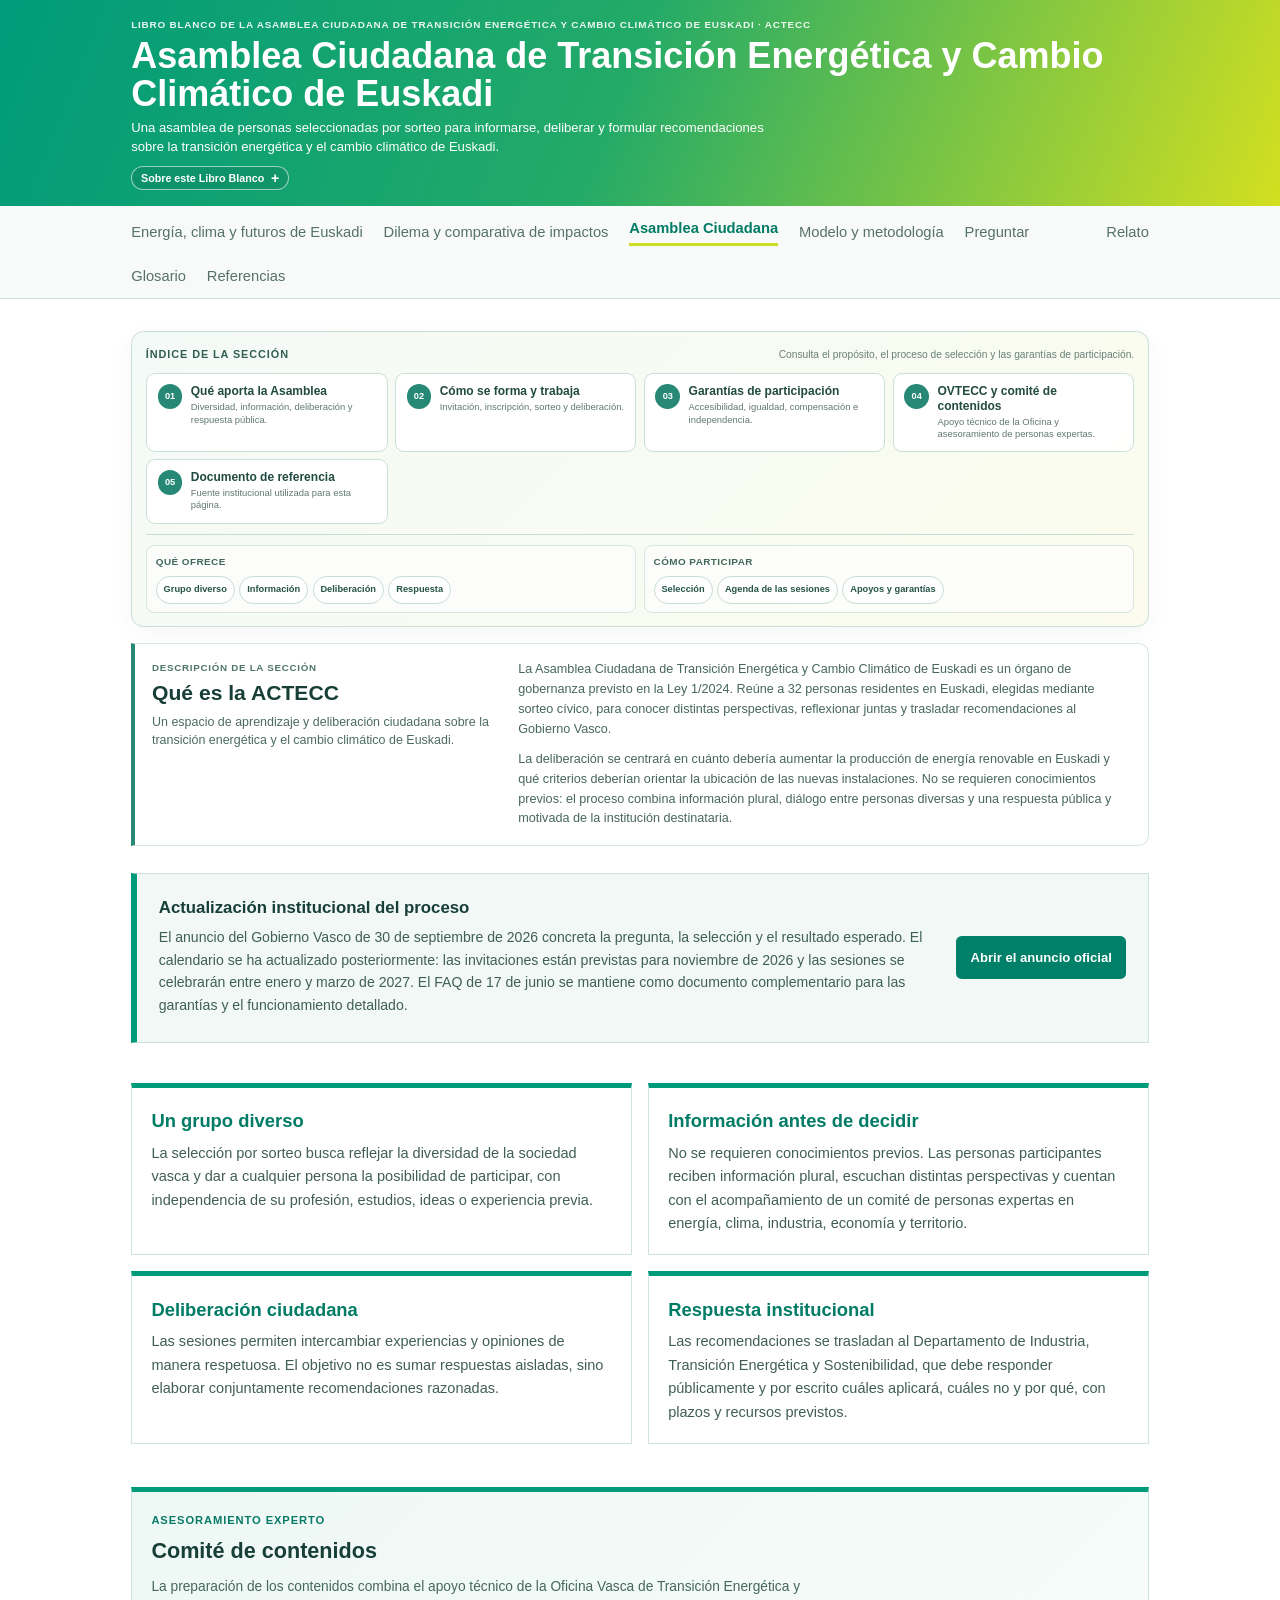
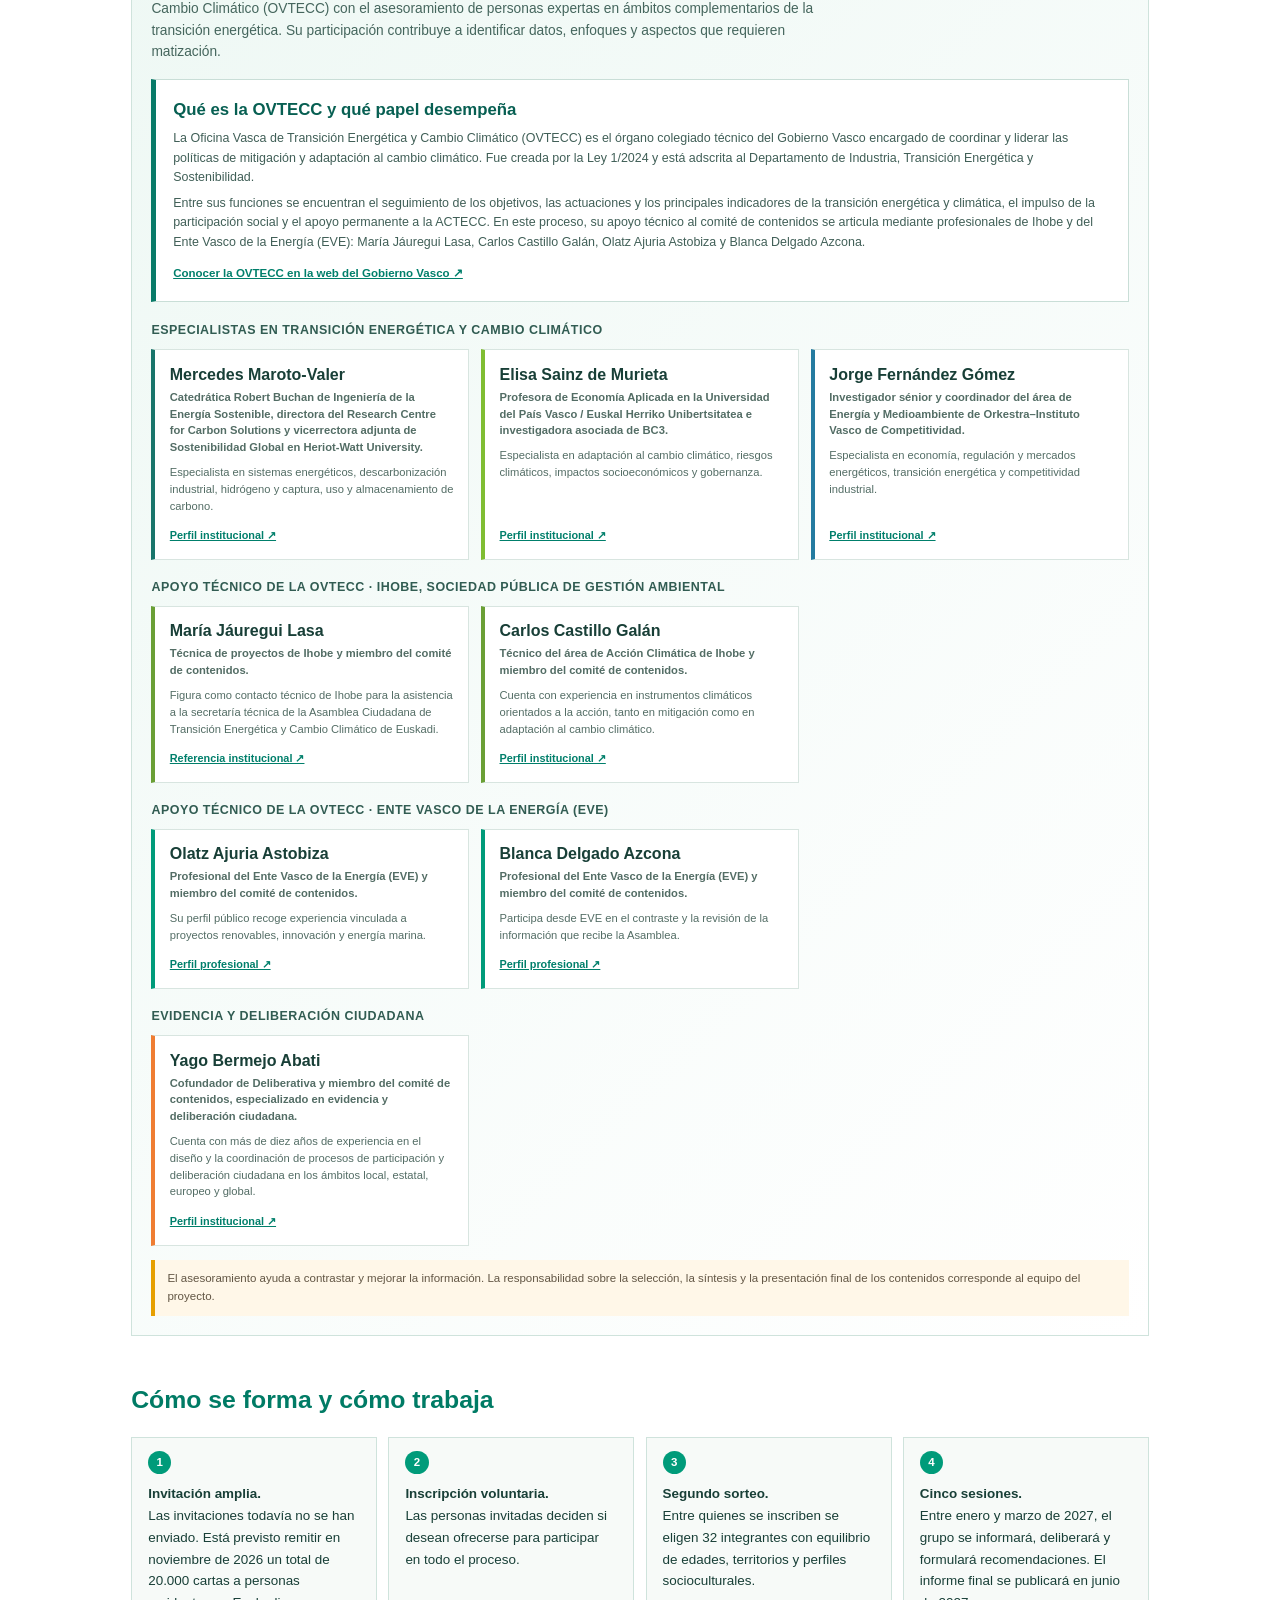
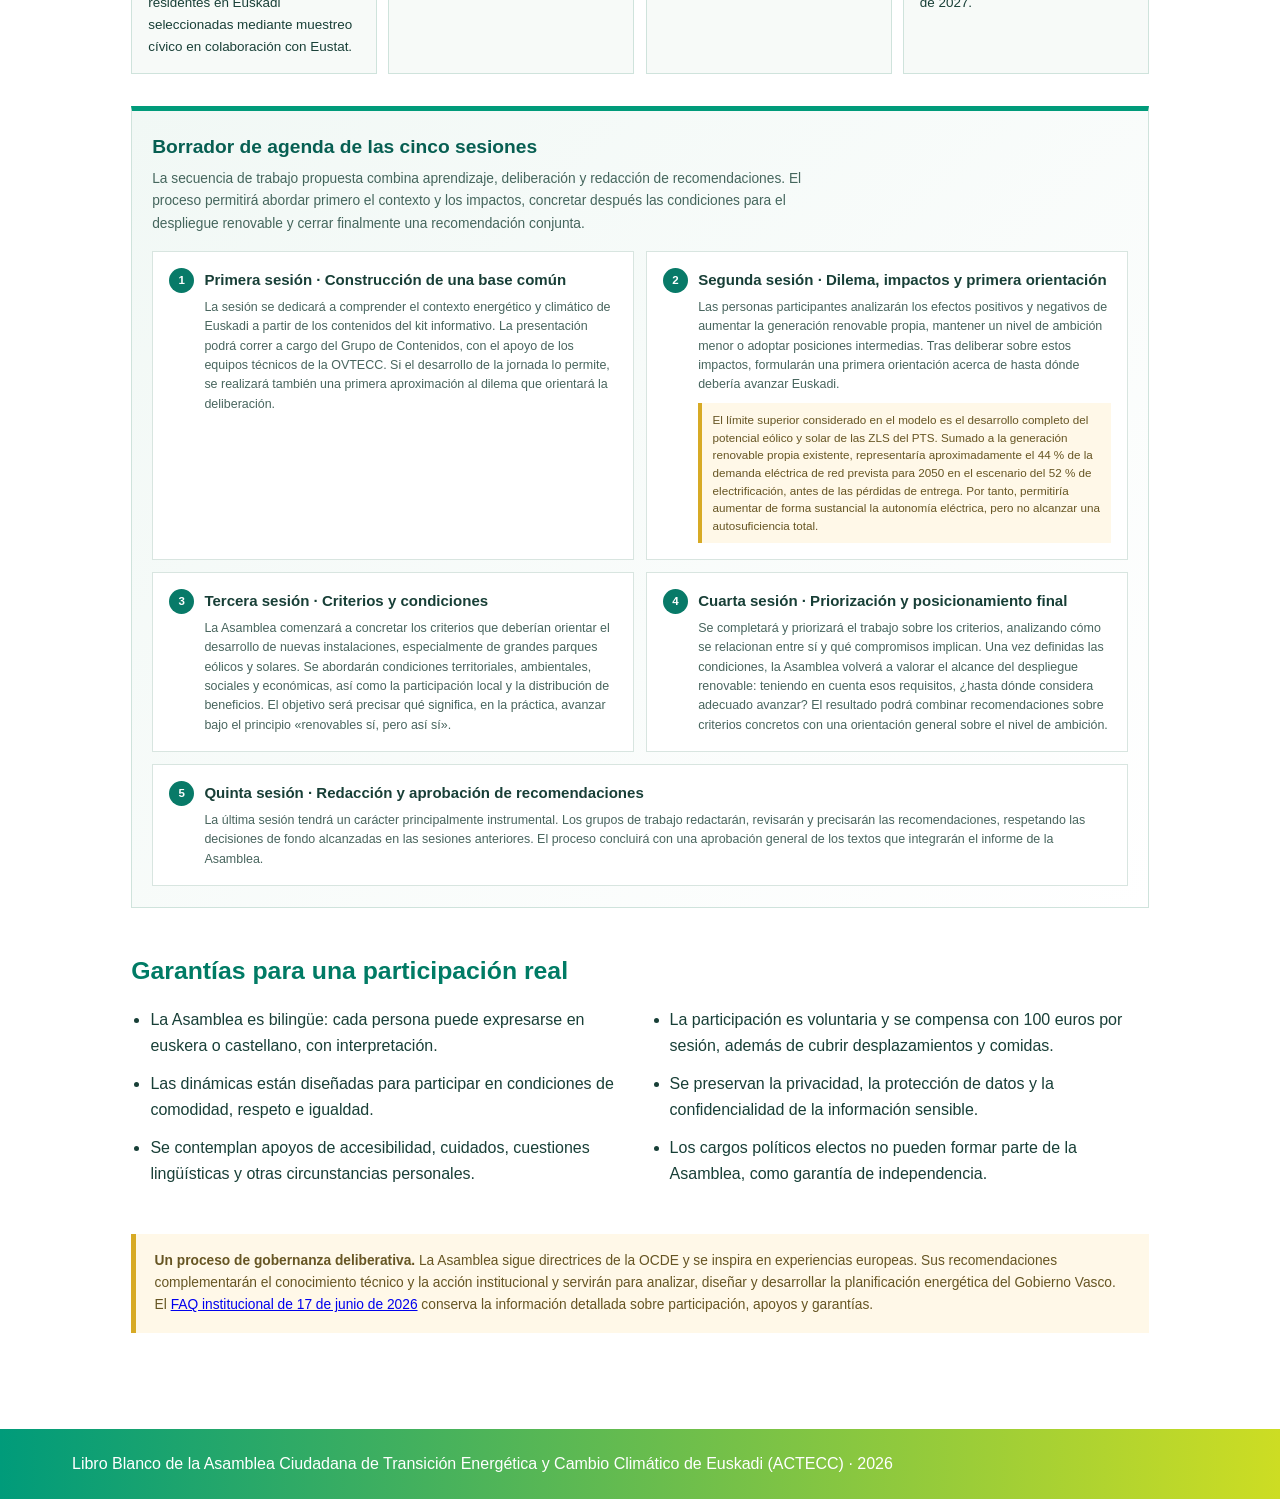
<file: que_es_actecc.html>
<!doctype html>
<html lang="es">
<head>
<meta charset="utf-8">
<meta name="viewport" content="width=device-width,initial-scale=1">
<meta http-equiv="Cache-Control" content="no-cache, no-store, must-revalidate">
<title>Asamblea Ciudadana de Transición Energética y Cambio Climático de Euskadi · Libro Blanco</title>
<style>
:root{--ink:#183f37;--sub:#557169;--border:#cfe3dc;--soft:#f7faf8;--green:#009b7a;--lime:#cddd23;--paper:#fff;--warm:#fff8e8}
*{box-sizing:border-box}
body{margin:0;color:var(--ink);background:var(--paper);font-family:Arial,"Helvetica Neue",sans-serif;line-height:1.62}
.hero{padding:1.2rem clamp(1.25rem,7vw,6rem) 1.05rem;color:#fff;background:linear-gradient(112deg,#009b7a,#23aa68 48%,#d3df20)}
.hero-kicker{margin:0 0 .3rem;color:rgba(255,255,255,.9);font-size:.62rem;font-weight:800;letter-spacing:.08em;text-transform:uppercase}
.hero h1{max-width:30ch;margin:0;font-size:clamp(1.7rem,3.2vw,2.85rem);line-height:1.06}
.hero-subtitle{max-width:88ch;margin:.32rem 0 0;font-size:.82rem;line-height:1.42}
.hero-about{max-width:94ch;margin:.45rem 0 0}
.hero-about summary{display:inline-flex;align-items:center;gap:.42rem;padding:.25rem .55rem;border:1px solid rgba(255,255,255,.58);border-radius:999px;color:#fff;background:rgba(17,68,57,.14);font-size:.67rem;font-weight:800;line-height:1.2;cursor:pointer;list-style:none}
.hero-about summary::-webkit-details-marker{display:none}
.hero-about summary::after{content:"+";font-size:.88rem;line-height:1}
.hero-about[open] summary::after{content:"−"}
.hero .hero-about p{max-width:94ch;margin:.42rem 0 0;padding:.5rem .65rem;border-left:3px solid rgba(255,255,255,.72);color:#fff;background:rgba(14,72,59,.17);font-size:.73rem;line-height:1.46}
nav{display:flex;gap:1.3rem;flex-wrap:wrap;padding:1rem clamp(1.25rem,6vw,4.5rem);background:var(--soft);border-bottom:1px solid var(--border)}
nav a{color:var(--sub);text-decoration:none}
nav a[href="relato.html"]{margin-left:auto}
.active{color:#007b65;font-weight:700;border-bottom:3px solid var(--lime);padding-bottom:.3rem}
main{max-width:1120px;margin:auto;padding:2.5rem clamp(1.2rem,4vw,3.2rem) 6rem}
.lead{max-width:940px;margin:0 0 1.7rem;font-size:1.17rem;line-height:1.75}
.source-card{display:grid;grid-template-columns:minmax(0,1fr) auto;gap:1.3rem;align-items:center;margin:1.5rem 0 2.5rem;padding:1.25rem 1.35rem;background:#f1f8f5;border:1px solid var(--border);border-left:6px solid var(--green)}
.source-card p{margin:.3rem 0;color:#405f57;font-size:.88rem}
.source-card strong{display:block;font-size:1.05rem}
.source-card a{display:inline-block;padding:.68rem .9rem;color:#fff;background:#007f69;border-radius:.35rem;text-decoration:none;font-size:.82rem;font-weight:800}
.summary-grid{display:grid;grid-template-columns:repeat(2,minmax(0,1fr));gap:1rem;margin:1.6rem 0 2.7rem}
.summary-card{padding:1.15rem 1.2rem;border:1px solid var(--border);border-top:5px solid var(--green);background:#fff}
.summary-card h2{margin:0 0 .35rem;color:#007b65;font-size:1.15rem}
.summary-card p{margin:0;color:#405e56;font-size:.91rem}
h2.section-title{margin:2.7rem 0 .75rem;color:#007b65;font-size:1.55rem}
.process{display:grid;grid-template-columns:repeat(4,minmax(0,1fr));gap:.7rem;margin:1.1rem 0 2rem;padding:0;list-style:none;counter-reset:steps}
.process li{position:relative;padding:2.8rem 1rem 1rem;background:var(--soft);border:1px solid var(--border);font-size:.84rem}
.process li::before{counter-increment:steps;content:counter(steps);position:absolute;top:.8rem;left:1rem;width:1.45rem;height:1.45rem;display:grid;place-items:center;color:#fff;background:var(--green);border-radius:50%;font-size:.72rem;font-weight:900}
.session-agenda{margin:1.7rem 0 2.5rem;padding:1.2rem 1.25rem 1.3rem;background:linear-gradient(135deg,#f1f8f5,#fff);border:1px solid var(--border);border-top:5px solid var(--green)}
.session-agenda h3{margin:0;color:#075f52;font-size:1.2rem}.session-agenda-intro{max-width:86ch;margin:.4rem 0 1rem;color:#45665d;font-size:.86rem}.session-agenda-list{display:grid;grid-template-columns:repeat(2,minmax(0,1fr));gap:.75rem;margin:0;padding:0;list-style:none;counter-reset:sessions}.session-agenda-list li{position:relative;min-height:9.5rem;padding:1rem 1rem 1rem 3.2rem;background:#fff;border:1px solid #d8e5e0}.session-agenda-list li::before{counter-increment:sessions;content:counter(sessions);position:absolute;top:1rem;left:1rem;width:1.55rem;height:1.55rem;display:grid;place-items:center;color:#fff;background:#087a68;border-radius:50%;font-size:.72rem;font-weight:900}.session-agenda-list li:last-child{grid-column:1/-1;min-height:0}.session-agenda-list h4{margin:0 0 .35rem;color:#183f37;font-size:.94rem}.session-agenda-list p{margin:0;color:#48655e;font-size:.78rem;line-height:1.55}.session-agenda-data{display:block;margin-top:.5rem;padding:.55rem .65rem;background:#fff8e8;border-left:4px solid #d7aa25;color:#665523;font-size:.73rem;line-height:1.5}
.guarantees{columns:2;column-gap:2.5rem;margin:1rem 0;padding-left:1.2rem}
.guarantees li{break-inside:avoid;margin:0 0 .75rem}
.note{margin-top:2.2rem;padding:1rem 1.15rem;color:#665523;background:var(--warm);border-left:5px solid #d7aa25;font-size:.86rem}
.content-committee{margin:2.7rem 0 2.2rem;padding:1.2rem;background:linear-gradient(135deg,#eef8f4,#fff);border:1px solid var(--border);border-top:5px solid var(--green)}
.content-committee-heading{max-width:78ch}.content-committee-kicker{margin:0 0 .3rem;color:#087a68;font-size:.7rem;font-weight:900;letter-spacing:.08em;text-transform:uppercase}.content-committee h2{margin:0;color:var(--ink);font-size:1.35rem}.content-committee-intro{margin:.45rem 0 1rem;color:#45665d;font-size:.86rem;line-height:1.58}.content-committee-group-title{margin:1.05rem 0 .55rem;color:#315c52;font-size:.78rem;font-weight:900;letter-spacing:.04em;text-transform:uppercase}.content-committee-grid{display:grid;grid-template-columns:repeat(3,minmax(0,1fr));gap:.75rem}.content-expert{display:flex;min-width:0;flex-direction:column;padding:.9rem;background:#fff;border:1px solid #d8e5e0;border-left:4px solid var(--expert-color,#087a68)}.content-expert h3{margin:0;color:var(--ink);font-size:1rem;line-height:1.25}.content-expert-role{margin:.3rem 0;color:#335c52;font-size:.72rem;font-weight:700;line-height:1.45}.content-expert p{margin:.25rem 0;color:#536d65;font-size:.7rem;line-height:1.5}.content-expert a{margin-top:auto;padding-top:.55rem;color:#007f6b;font-size:.68rem;font-weight:800}.content-committee-note{margin:.85rem 0 0;padding:.68rem .75rem;background:#fff7e8;border-left:4px solid #e69f00;color:#625644;font-size:.72rem;line-height:1.52}
.ovtecc-panel{margin:.9rem 0 1.15rem;padding:1rem 1.05rem;background:#fff;border:1px solid #c9ded7;border-left:5px solid #087a68}
.ovtecc-panel h3{margin:0 0 .35rem;color:#075f52;font-size:1.05rem}
.ovtecc-panel p{margin:.35rem 0;color:#405f57;font-size:.78rem;line-height:1.58}
.ovtecc-panel a{display:inline-block;margin-top:.35rem;color:#007f6b;font-size:.72rem;font-weight:800}
footer{padding:1.4rem clamp(1.25rem,6vw,4.5rem);color:#fff;background:linear-gradient(90deg,#009b7a,#cddd23)}
@media(max-width:850px){.process{grid-template-columns:repeat(2,minmax(0,1fr))}.source-card{grid-template-columns:1fr}.source-card a{justify-self:start}.content-committee-grid{grid-template-columns:1fr}}
@media(max-width:650px){nav a[href="relato.html"]{margin-left:0}.summary-grid,.process,.session-agenda-list{grid-template-columns:1fr}.session-agenda-list li:last-child{grid-column:auto}.guarantees{columns:1}}
</style>
<link rel="stylesheet" href="assets/styles/actecc-shell.css">
</head>
<body class="actecc-shell">
<header class="hero">
  <p class="hero-kicker">Libro Blanco de la Asamblea Ciudadana de Transición Energética y Cambio Climático de Euskadi · ACTECC</p>
  <h1>Asamblea Ciudadana de Transición Energética y Cambio Climático de Euskadi</h1>
  <p class="hero-subtitle">Una asamblea de personas seleccionadas por sorteo para informarse, deliberar y formular recomendaciones sobre la transición energética y el cambio climático de Euskadi.</p>
  <details class="hero-about"><summary>Sobre este Libro Blanco</summary><p>Este documento ofrece una base común de información para la deliberación de la Asamblea Ciudadana. Distingue los datos observados de las estimaciones y de los escenarios de futuro, explicita los principales supuestos y reúne las fuentes utilizadas. Su finalidad no es prescribir una única respuesta, sino facilitar una decisión informada, comprensible y contrastable.</p></details>
</header>
<nav aria-label="Navegación principal">
  <a href="comparacion_escenarios_euskadi.html">Energía, clima y futuros de Euskadi</a>
  <a href="comparativa_impactos.html">Dilema y comparativa de impactos</a>
  <a class="active" href="que_es_actecc.html" aria-current="page">Asamblea Ciudadana</a>
  <a href="modelo_coherencia_energetica.html">Modelo y metodología</a>
  <a href="relato.html">Relato</a>
  <a href="glosario.html">Glosario</a>
  <a href="referencias.html">Referencias</a>
</nav>
<main>
  <aside class="section-directory" id="indice" role="navigation" aria-label="Índice de la sección">
    <div class="section-directory-heading"><p>Índice de la sección</p><span>Consulta el propósito, el proceso de selección y las garantías de participación.</span></div>
    <div class="section-directory-tabs">
      <a class="section-directory-tab" href="#que-aporta"><span class="section-directory-number">01</span><span><strong>Qué aporta la Asamblea</strong><small>Diversidad, información, deliberación y respuesta pública.</small></span></a>
      <a class="section-directory-tab" href="#como-trabaja"><span class="section-directory-number">02</span><span><strong>Cómo se forma y trabaja</strong><small>Invitación, inscripción, sorteo y deliberación.</small></span></a>
      <a class="section-directory-tab" href="#garantias-participacion"><span class="section-directory-number">03</span><span><strong>Garantías de participación</strong><small>Accesibilidad, igualdad, compensación e independencia.</small></span></a>
      <a class="section-directory-tab" href="#ovtecc"><span class="section-directory-number">04</span><span><strong>OVTECC y comité de contenidos</strong><small>Apoyo técnico de la Oficina y asesoramiento de personas expertas.</small></span></a>
      <a class="section-directory-tab" href="#documento-referencia"><span class="section-directory-number">05</span><span><strong>Documento de referencia</strong><small>Fuente institucional utilizada para esta página.</small></span></a>
    </div>
    <div class="section-directory-subgroups" style="--directory-group-columns:2">
      <section class="section-directory-group"><h3>Qué ofrece</h3><div class="section-directory-sublinks"><a href="#grupo-diverso">Grupo diverso</a><a href="#informacion-previa">Información</a><a href="#deliberacion-ciudadana">Deliberación</a><a href="#respuesta-institucional">Respuesta</a></div></section>
      <section class="section-directory-group"><h3>Cómo participar</h3><div class="section-directory-sublinks"><a href="#como-trabaja">Selección</a><a href="#agenda-sesiones">Agenda de las sesiones</a><a href="#garantias-participacion">Apoyos y garantías</a></div></section>
    </div>
  </aside>
  <section class="section-introduction" aria-labelledby="assembly-page-introduction-title">
    <div class="section-introduction-heading">
      <p class="section-introduction-kicker">Descripción de la sección</p>
      <h2 id="assembly-page-introduction-title">Qué es la ACTECC</h2>
      <p>Un espacio de aprendizaje y deliberación ciudadana sobre la transición energética y el cambio climático de Euskadi.</p>
    </div>
    <div class="section-introduction-copy">
      <p>La Asamblea Ciudadana de Transición Energética y Cambio Climático de Euskadi es un órgano de gobernanza previsto en la Ley 1/2024. Reúne a 32 personas residentes en Euskadi, elegidas mediante sorteo cívico, para conocer distintas perspectivas, reflexionar juntas y trasladar recomendaciones al Gobierno Vasco.</p>
      <p>La deliberación se centrará en cuánto debería aumentar la producción de energía renovable en Euskadi y qué criterios deberían orientar la ubicación de las nuevas instalaciones. No se requieren conocimientos previos: el proceso combina información plural, diálogo entre personas diversas y una respuesta pública y motivada de la institución destinataria.</p>
    </div>
  </section>

  <aside class="source-card" id="documento-referencia" aria-label="Documento institucional de referencia">
    <div>
      <strong>Actualización institucional del proceso</strong>
      <p>El anuncio del Gobierno Vasco de 30 de septiembre de 2026 concreta la pregunta, la selección y el resultado esperado. El calendario se ha actualizado posteriormente: las invitaciones están previstas para noviembre de 2026 y las sesiones se celebrarán entre enero y marzo de 2027. El FAQ de 17 de junio se mantiene como documento complementario para las garantías y el funcionamiento detallado.</p>
    </div>
    <a href="https://www.irekia.euskadi.eus/es/news/113132-euskadi-debatira-cuanta-energia-renovable-desarrollamos-donde-mediante-una-asamblea-ciudadana" target="_blank" rel="noopener">Abrir el anuncio oficial</a>
  </aside>

  <section class="summary-grid" id="que-aporta" aria-label="Resumen de la ACTECC">
    <article class="summary-card" id="grupo-diverso">
      <h2>Un grupo diverso</h2>
      <p>La selección por sorteo busca reflejar la diversidad de la sociedad vasca y dar a cualquier persona la posibilidad de participar, con independencia de su profesión, estudios, ideas o experiencia previa.</p>
    </article>
    <article class="summary-card" id="informacion-previa">
      <h2>Información antes de decidir</h2>
      <p>No se requieren conocimientos previos. Las personas participantes reciben información plural, escuchan distintas perspectivas y cuentan con el acompañamiento de un comité de personas expertas en energía, clima, industria, economía y territorio.</p>
    </article>
    <article class="summary-card" id="deliberacion-ciudadana">
      <h2>Deliberación ciudadana</h2>
      <p>Las sesiones permiten intercambiar experiencias y opiniones de manera respetuosa. El objetivo no es sumar respuestas aisladas, sino elaborar conjuntamente recomendaciones razonadas.</p>
    </article>
    <article class="summary-card" id="respuesta-institucional">
      <h2>Respuesta institucional</h2>
      <p>Las recomendaciones se trasladan al Departamento de Industria, Transición Energética y Sostenibilidad, que debe responder públicamente y por escrito cuáles aplicará, cuáles no y por qué, con plazos y recursos previstos.</p>
    </article>
  </section>

  <section class="content-committee" id="comite-contenidos" aria-labelledby="content-committee-title">
    <div class="content-committee-heading">
      <p class="content-committee-kicker">Asesoramiento experto</p>
      <h2 id="content-committee-title">Comité de contenidos</h2>
      <p class="content-committee-intro">La preparación de los contenidos combina el apoyo técnico de la Oficina Vasca de Transición Energética y Cambio Climático (OVTECC) con el asesoramiento de personas expertas en ámbitos complementarios de la transición energética. Su participación contribuye a identificar datos, enfoques y aspectos que requieren matización.</p>
    </div>
    <article class="ovtecc-panel" id="ovtecc">
      <h3>Qué es la OVTECC y qué papel desempeña</h3>
      <p>La Oficina Vasca de Transición Energética y Cambio Climático (OVTECC) es el órgano colegiado técnico del Gobierno Vasco encargado de coordinar y liderar las políticas de mitigación y adaptación al cambio climático. Fue creada por la Ley 1/2024 y está adscrita al Departamento de Industria, Transición Energética y Sostenibilidad.</p>
      <p>Entre sus funciones se encuentran el seguimiento de los objetivos, las actuaciones y los principales indicadores de la transición energética y climática, el impulso de la participación social y el apoyo permanente a la ACTECC. En este proceso, su apoyo técnico al comité de contenidos se articula mediante profesionales de Ihobe y del Ente Vasco de la Energía (EVE): María Jáuregui Lasa, Carlos Castillo Galán, Olatz Ajuria Astobiza y Blanca Delgado Azcona.</p>
      <a href="https://www.euskadi.eus/que-es-la-oficina-de-transicion-energetica-y-cambio-climatico/web01-a2klimal/es/" target="_blank" rel="noopener noreferrer">Conocer la OVTECC en la web del Gobierno Vasco ↗</a>
    </article>
    <h3 class="content-committee-group-title">Especialistas en transición energética y cambio climático</h3>
    <div class="content-committee-grid">
      <article class="content-expert" style="--expert-color:#19756b">
        <h3>Mercedes Maroto-Valer</h3>
        <p class="content-expert-role">Catedrática Robert Buchan de Ingeniería de la Energía Sostenible, directora del Research Centre for Carbon Solutions y vicerrectora adjunta de Sostenibilidad Global en Heriot-Watt University.</p>
        <p>Especialista en sistemas energéticos, descarbonización industrial, hidrógeno y captura, uso y almacenamiento de carbono.</p>
        <a href="https://www.hw.ac.uk/profiles/executive/mercedes-maroto-valer" target="_blank" rel="noopener noreferrer">Perfil institucional ↗</a>
      </article>
      <article class="content-expert" style="--expert-color:#7fbd32">
        <h3>Elisa Sainz de Murieta</h3>
        <p class="content-expert-role">Profesora de Economía Aplicada en la Universidad del País Vasco / Euskal Herriko Unibertsitatea e investigadora asociada de BC3.</p>
        <p>Especialista en adaptación al cambio climático, riesgos climáticos, impactos socioeconómicos y gobernanza.</p>
        <a href="https://ekoizpen-zientifikoa.ehu.eus/investigadores/326546/detalle" target="_blank" rel="noopener noreferrer">Perfil institucional ↗</a>
      </article>
      <article class="content-expert" style="--expert-color:#247ba0">
        <h3>Jorge Fernández Gómez</h3>
        <p class="content-expert-role">Investigador sénior y coordinador del área de Energía y Medioambiente de Orkestra–Instituto Vasco de Competitividad.</p>
        <p>Especialista en economía, regulación y mercados energéticos, transición energética y competitividad industrial.</p>
        <a href="https://www.orkestra.deusto.es/es/actualidad/noticias-eventos/noticias/1299-jorge-fernandez-nuevo-coordinador-area-energia" target="_blank" rel="noopener noreferrer">Perfil institucional ↗</a>
      </article>
    </div>
    <h3 class="content-committee-group-title">Apoyo técnico de la OVTECC · Ihobe, Sociedad Pública de Gestión Ambiental</h3>
    <div class="content-committee-grid">
      <article class="content-expert" style="--expert-color:#6a9f35">
        <h3>María Jáuregui Lasa</h3>
        <p class="content-expert-role">Técnica de proyectos de Ihobe y miembro del comité de contenidos.</p>
        <p>Figura como contacto técnico de Ihobe para la asistencia a la secretaría técnica de la Asamblea Ciudadana de Transición Energética y Cambio Climático de Euskadi.</p>
        <a href="https://www.euskadi.eus/anuncio_contratacion/asistencia-tecnica-secretaria-tecnica-asamblea-ciudadana-transicion-energetica-y-cambio-climatico-euskadi/web01-tramite/es/" target="_blank" rel="noopener noreferrer">Referencia institucional ↗</a>
      </article>
      <article class="content-expert" style="--expert-color:#6a9f35">
        <h3>Carlos Castillo Galán</h3>
        <p class="content-expert-role">Técnico del área de Acción Climática de Ihobe y miembro del comité de contenidos.</p>
        <p>Cuenta con experiencia en instrumentos climáticos orientados a la acción, tanto en mitigación como en adaptación al cambio climático.</p>
        <a href="https://www.ihobe.eus/es/actualidad/ihobe-participa-en-una-jornada-organizada-por-surfrider-sobre-impactos-cambio-climatico-en-costa-vasca" target="_blank" rel="noopener noreferrer">Perfil institucional ↗</a>
      </article>
    </div>
    <h3 class="content-committee-group-title">Apoyo técnico de la OVTECC · Ente Vasco de la Energía (EVE)</h3>
    <div class="content-committee-grid">
      <article class="content-expert" style="--expert-color:#009b7a">
        <h3>Olatz Ajuria Astobiza</h3>
        <p class="content-expert-role">Profesional del Ente Vasco de la Energía (EVE) y miembro del comité de contenidos.</p>
        <p>Su perfil público recoge experiencia vinculada a proyectos renovables, innovación y energía marina.</p>
        <a href="https://es.linkedin.com/in/olatz-ajuria-astobiza-128930aa" target="_blank" rel="noopener noreferrer">Perfil profesional ↗</a>
      </article>
      <article class="content-expert" style="--expert-color:#009b7a">
        <h3>Blanca Delgado Azcona</h3>
        <p class="content-expert-role">Profesional del Ente Vasco de la Energía (EVE) y miembro del comité de contenidos.</p>
        <p>Participa desde EVE en el contraste y la revisión de la información que recibe la Asamblea.</p>
        <a href="https://es.linkedin.com/in/blanca-delgado-azcona-54070512a" target="_blank" rel="noopener noreferrer">Perfil profesional ↗</a>
      </article>
    </div>
    <h3 class="content-committee-group-title">Evidencia y deliberación ciudadana</h3>
    <div class="content-committee-grid">
      <article class="content-expert" style="--expert-color:#ef7d32">
        <h3>Yago Bermejo Abati</h3>
        <p class="content-expert-role">Cofundador de Deliberativa y miembro del comité de contenidos, especializado en evidencia y deliberación ciudadana.</p>
        <p>Cuenta con más de diez años de experiencia en el diseño y la coordinación de procesos de participación y deliberación ciudadana en los ámbitos local, estatal, europeo y global.</p>
        <a href="https://deliberativa.org/nosotros/" target="_blank" rel="noopener noreferrer">Perfil institucional ↗</a>
      </article>
    </div>
    <p class="content-committee-note">El asesoramiento ayuda a contrastar y mejorar la información. La responsabilidad sobre la selección, la síntesis y la presentación final de los contenidos corresponde al equipo del proyecto.</p>
  </section>

  <h2 class="section-title" id="como-trabaja">Cómo se forma y cómo trabaja</h2>
  <ol class="process">
    <li><strong>Invitación amplia.</strong><br>Las invitaciones todavía no se han enviado. Está previsto remitir en noviembre de 2026 un total de 20.000 cartas a personas residentes en Euskadi seleccionadas mediante muestreo cívico en colaboración con Eustat.</li>
    <li><strong>Inscripción voluntaria.</strong><br>Las personas invitadas deciden si desean ofrecerse para participar en todo el proceso.</li>
    <li><strong>Segundo sorteo.</strong><br>Entre quienes se inscriben se eligen 32 integrantes con equilibrio de edades, territorios y perfiles socioculturales.</li>
    <li><strong>Cinco sesiones.</strong><br>Entre enero y marzo de 2027, el grupo se informará, deliberará y formulará recomendaciones. El informe final se publicará en junio de 2027.</li>
  </ol>

  <section class="session-agenda" id="agenda-sesiones" aria-labelledby="agenda-sesiones-title">
    <h3 id="agenda-sesiones-title">Borrador de agenda de las cinco sesiones</h3>
    <p class="session-agenda-intro">La secuencia de trabajo propuesta combina aprendizaje, deliberación y redacción de recomendaciones. El proceso permitirá abordar primero el contexto y los impactos, concretar después las condiciones para el despliegue renovable y cerrar finalmente una recomendación conjunta.</p>
    <ol class="session-agenda-list">
      <li>
        <h4>Primera sesión · Construcción de una base común</h4>
        <p>La sesión se dedicará a comprender el contexto energético y climático de Euskadi a partir de los contenidos del kit informativo. La presentación podrá correr a cargo del Grupo de Contenidos, con el apoyo de los equipos técnicos de la OVTECC. Si el desarrollo de la jornada lo permite, se realizará también una primera aproximación al dilema que orientará la deliberación.</p>
      </li>
      <li>
        <h4>Segunda sesión · Dilema, impactos y primera orientación</h4>
        <p>Las personas participantes analizarán los efectos positivos y negativos de aumentar la generación renovable propia, mantener un nivel de ambición menor o adoptar posiciones intermedias. Tras deliberar sobre estos impactos, formularán una primera orientación acerca de hasta dónde debería avanzar Euskadi.</p>
        <span class="session-agenda-data">El límite superior considerado en el modelo es el desarrollo completo del potencial eólico y solar de las ZLS del PTS. Sumado a la generación renovable propia existente, representaría aproximadamente el 44 % de la demanda eléctrica de red prevista para 2050 en el escenario del 52 % de electrificación, antes de las pérdidas de entrega. Por tanto, permitiría aumentar de forma sustancial la autonomía eléctrica, pero no alcanzar una autosuficiencia total.</span>
      </li>
      <li>
        <h4>Tercera sesión · Criterios y condiciones</h4>
        <p>La Asamblea comenzará a concretar los criterios que deberían orientar el desarrollo de nuevas instalaciones, especialmente de grandes parques eólicos y solares. Se abordarán condiciones territoriales, ambientales, sociales y económicas, así como la participación local y la distribución de beneficios. El objetivo será precisar qué significa, en la práctica, avanzar bajo el principio «renovables sí, pero así sí».</p>
      </li>
      <li>
        <h4>Cuarta sesión · Priorización y posicionamiento final</h4>
        <p>Se completará y priorizará el trabajo sobre los criterios, analizando cómo se relacionan entre sí y qué compromisos implican. Una vez definidas las condiciones, la Asamblea volverá a valorar el alcance del despliegue renovable: teniendo en cuenta esos requisitos, ¿hasta dónde considera adecuado avanzar? El resultado podrá combinar recomendaciones sobre criterios concretos con una orientación general sobre el nivel de ambición.</p>
      </li>
      <li>
        <h4>Quinta sesión · Redacción y aprobación de recomendaciones</h4>
        <p>La última sesión tendrá un carácter principalmente instrumental. Los grupos de trabajo redactarán, revisarán y precisarán las recomendaciones, respetando las decisiones de fondo alcanzadas en las sesiones anteriores. El proceso concluirá con una aprobación general de los textos que integrarán el informe de la Asamblea.</p>
      </li>
    </ol>
  </section>

  <h2 class="section-title" id="garantias-participacion">Garantías para una participación real</h2>
  <ul class="guarantees">
    <li>La Asamblea es bilingüe: cada persona puede expresarse en euskera o castellano, con interpretación.</li>
    <li>Las dinámicas están diseñadas para participar en condiciones de comodidad, respeto e igualdad.</li>
    <li>Se contemplan apoyos de accesibilidad, cuidados, cuestiones lingüísticas y otras circunstancias personales.</li>
    <li>La participación es voluntaria y se compensa con 100 euros por sesión, además de cubrir desplazamientos y comidas.</li>
    <li>Se preservan la privacidad, la protección de datos y la confidencialidad de la información sensible.</li>
    <li>Los cargos políticos electos no pueden formar parte de la Asamblea, como garantía de independencia.</li>
  </ul>

  <aside class="note"><strong>Un proceso de gobernanza deliberativa.</strong> La Asamblea sigue directrices de la OCDE y se inspira en experiencias europeas. Sus recomendaciones complementarán el conocimiento técnico y la acción institucional y servirán para analizar, diseñar y desarrollar la planificación energética del Gobierno Vasco. El <a href="../01_Datos_originales/Bibliografia/Informes/2026_06_17_ACTECC_FAQ_vf.pdf" target="_blank" rel="noopener">FAQ institucional de 17 de junio de 2026</a> conserva la información detallada sobre participación, apoyos y garantías.</aside>
</main>
<footer>Libro Blanco de la Asamblea Ciudadana de Transición Energética y Cambio Climático de Euskadi (ACTECC) · 2026</footer>
<script src="assets/scripts/actecc-section-directory.js"></script>
</body>
</html>
</file>
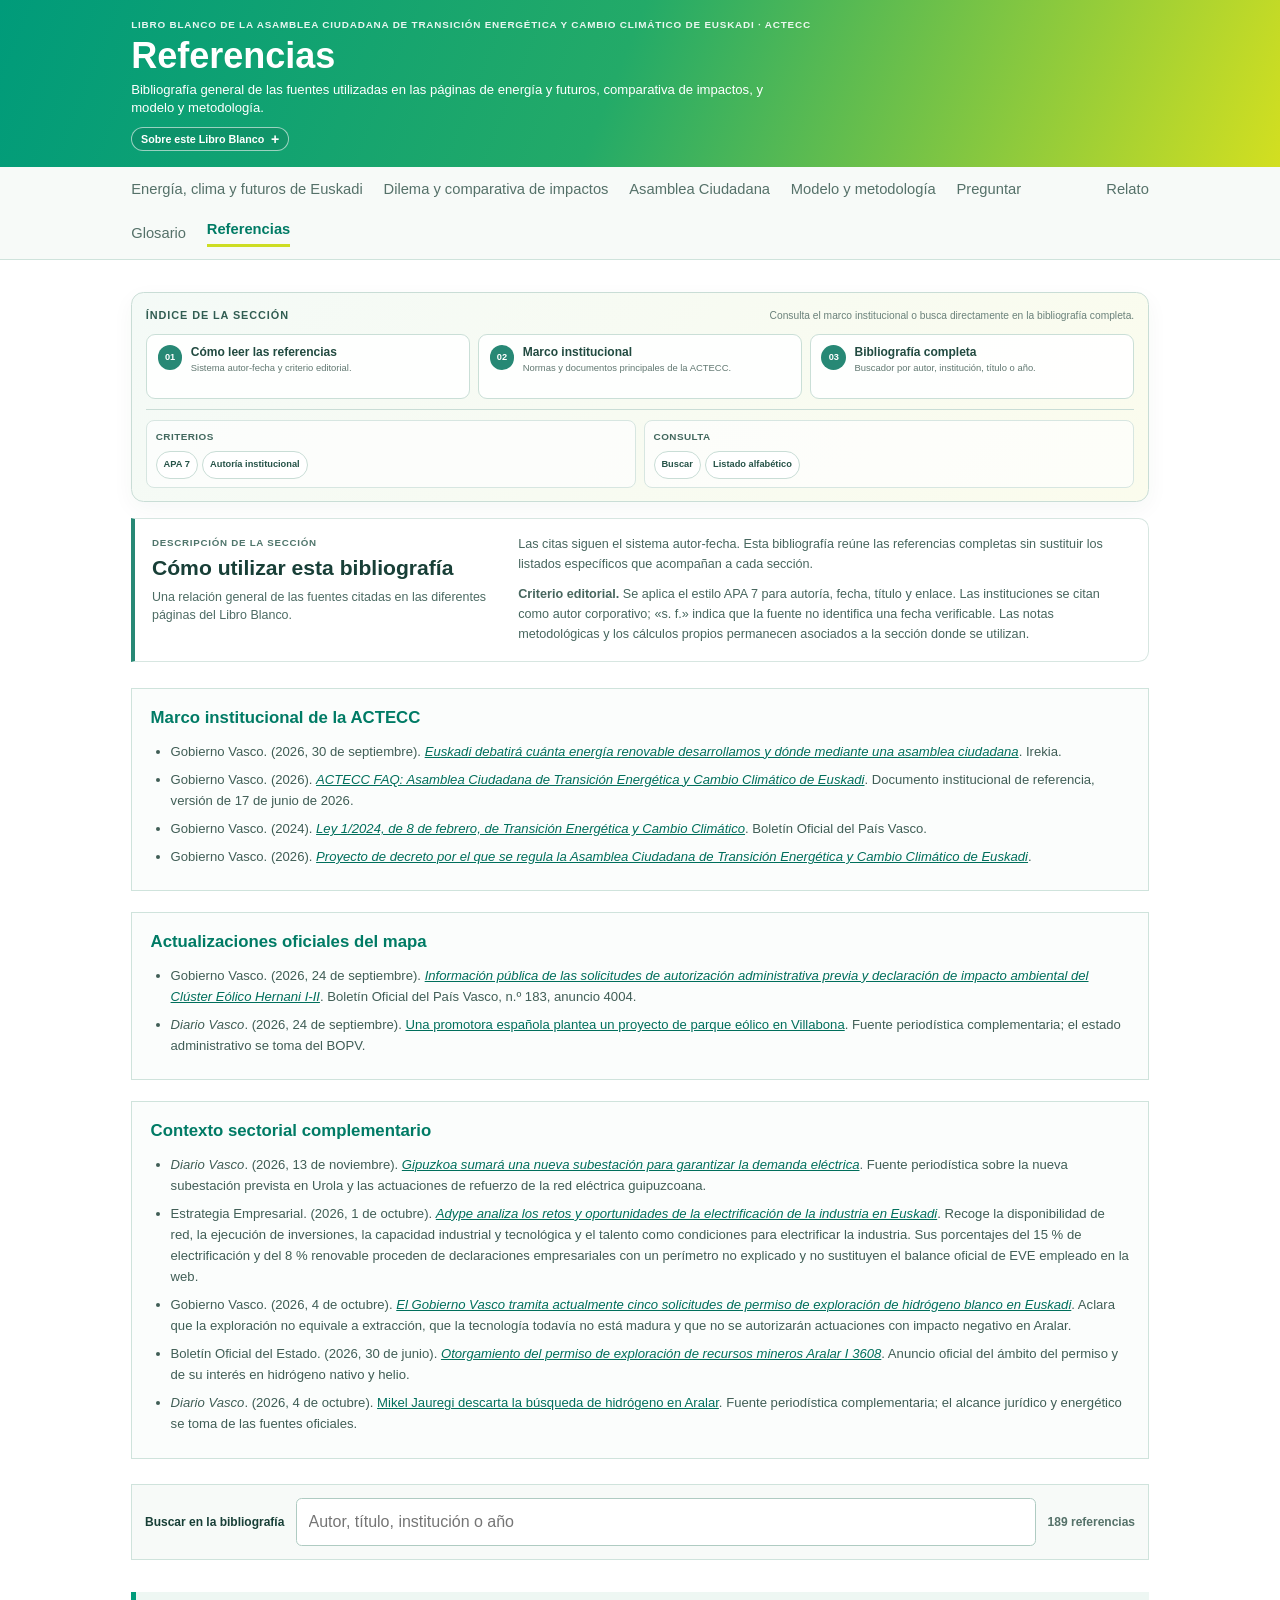
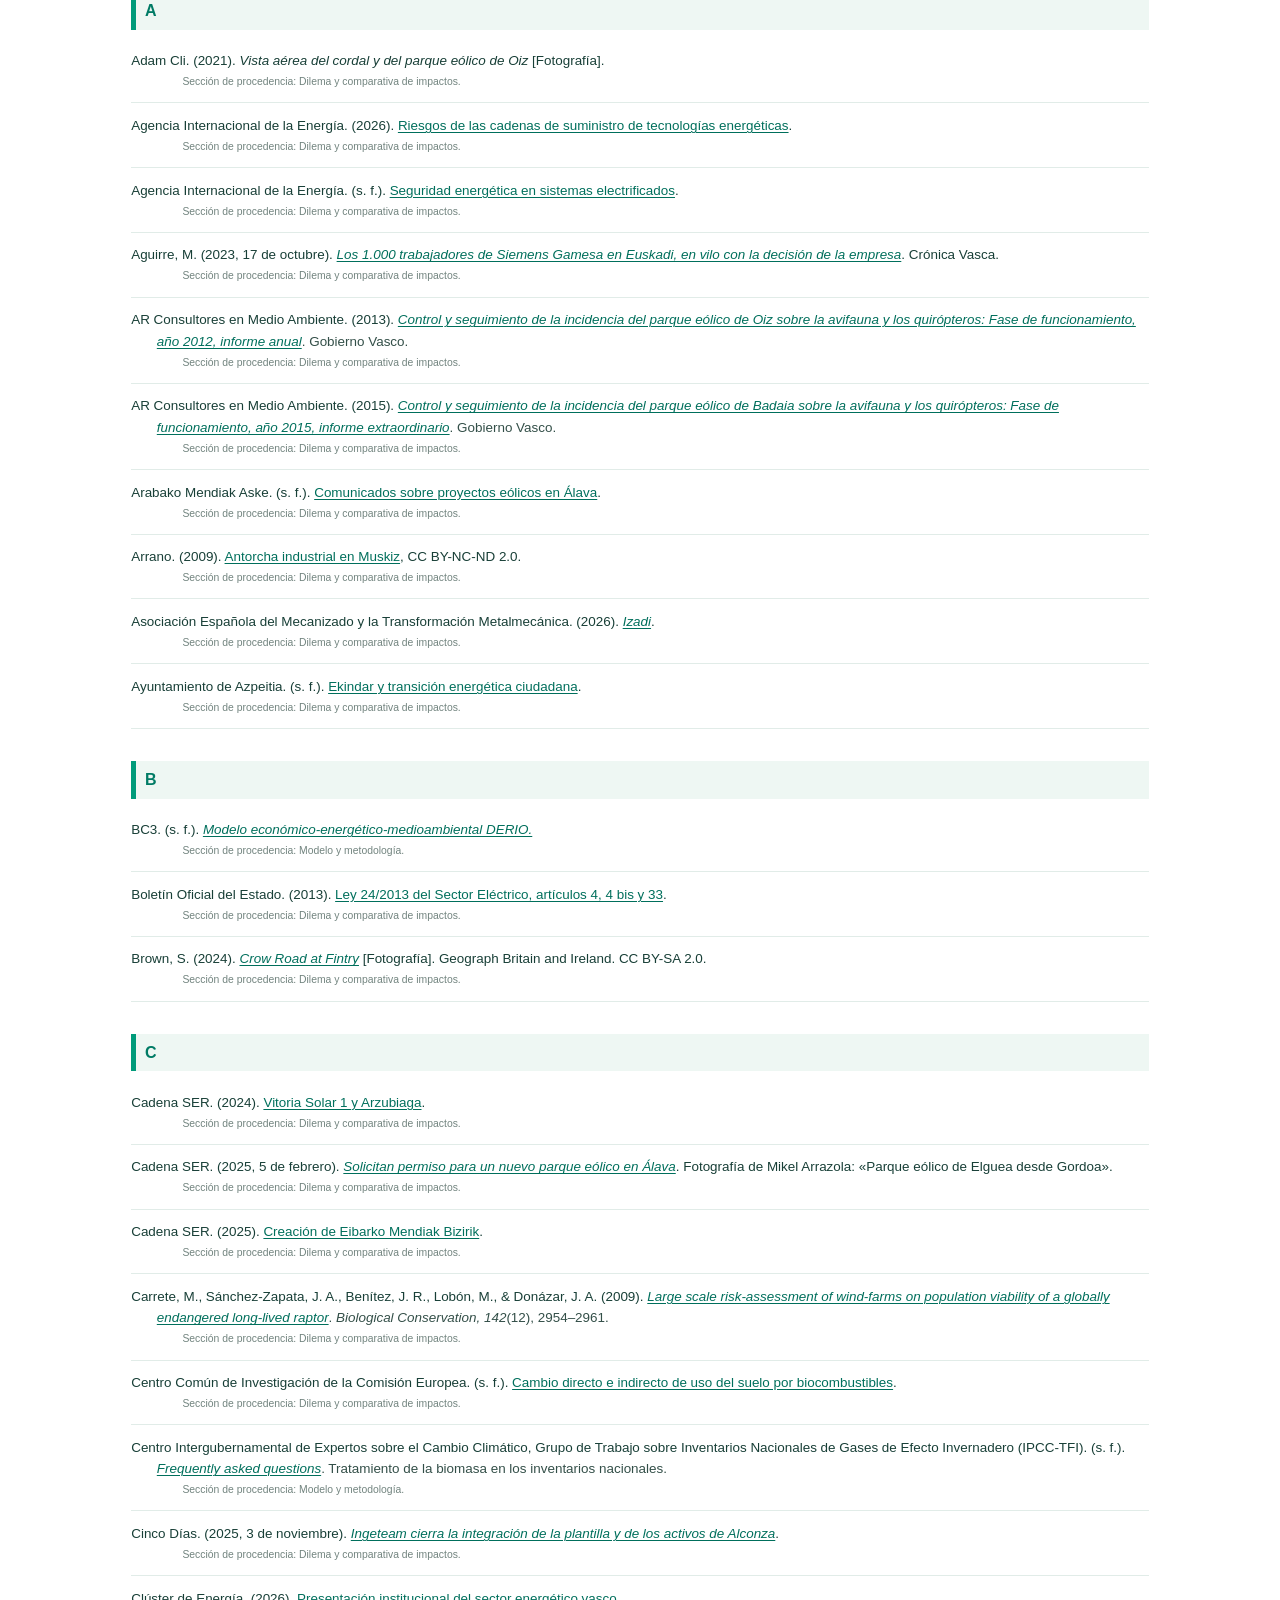
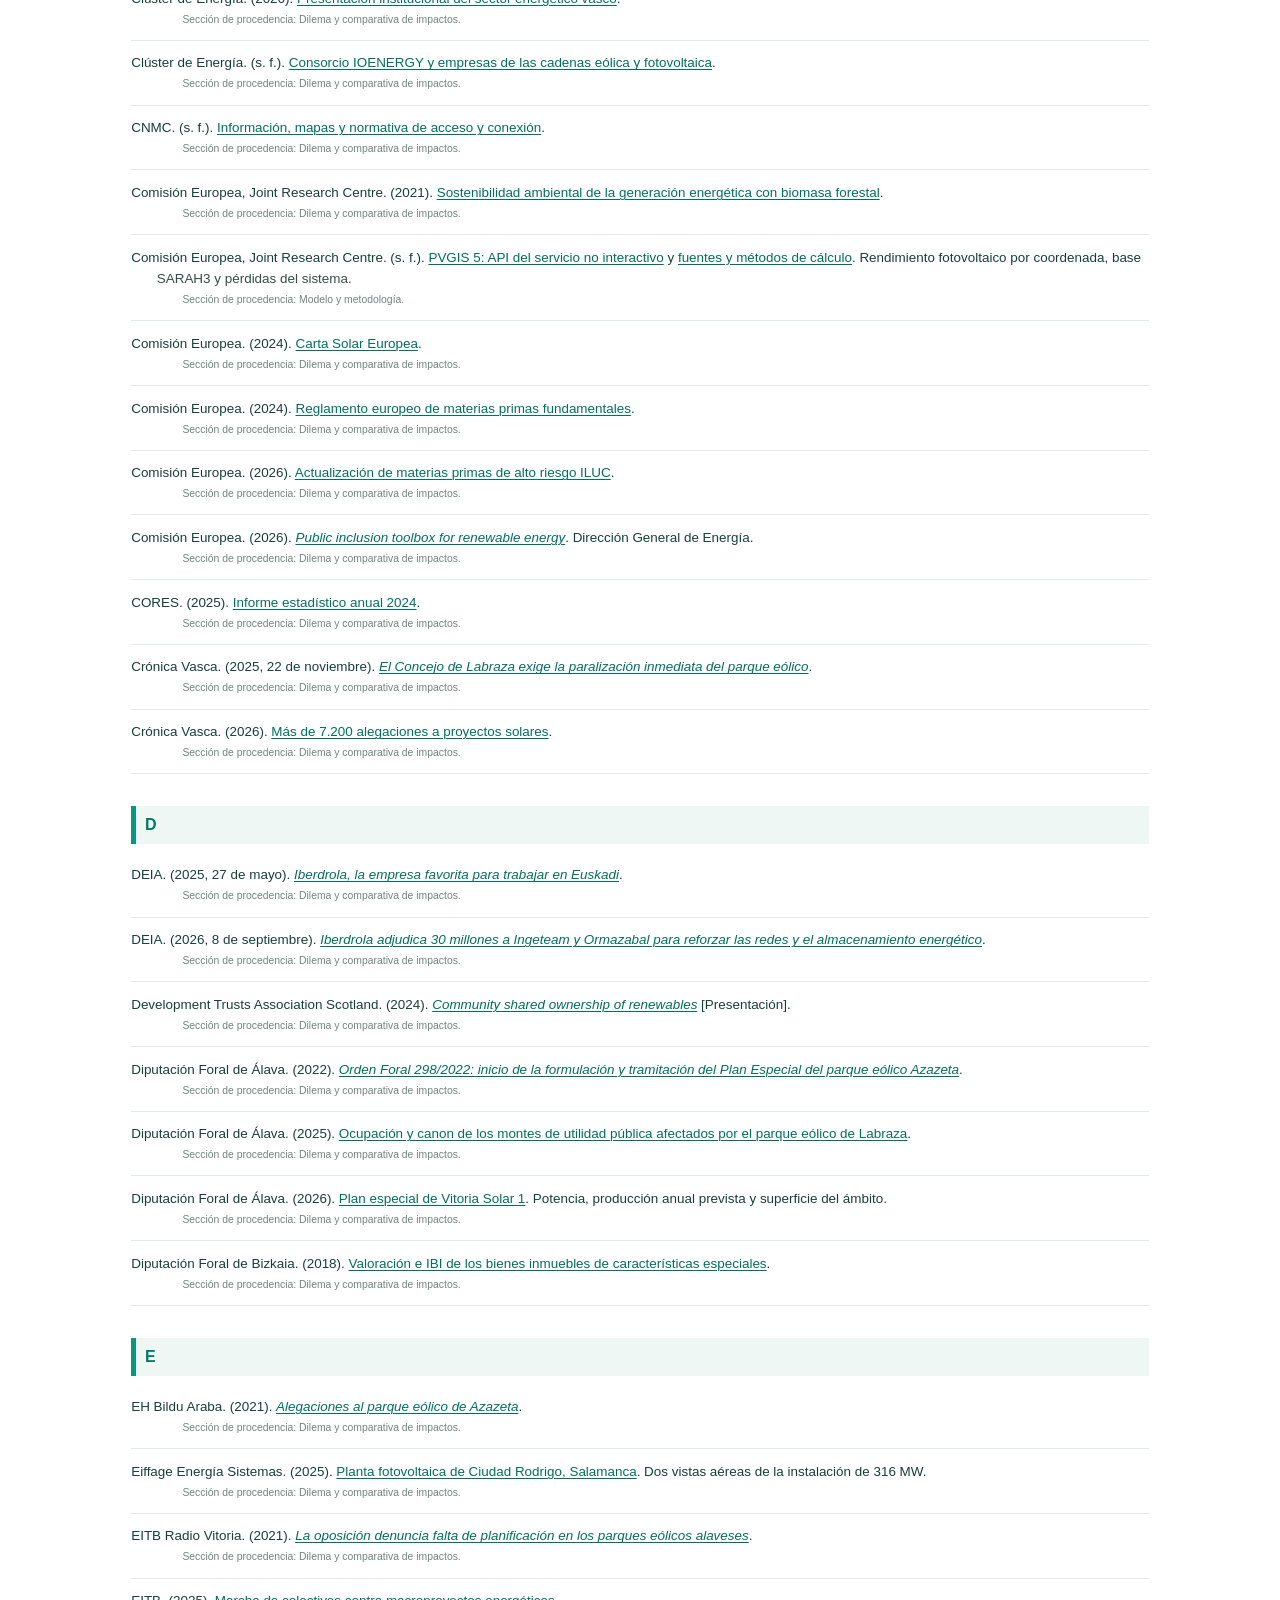
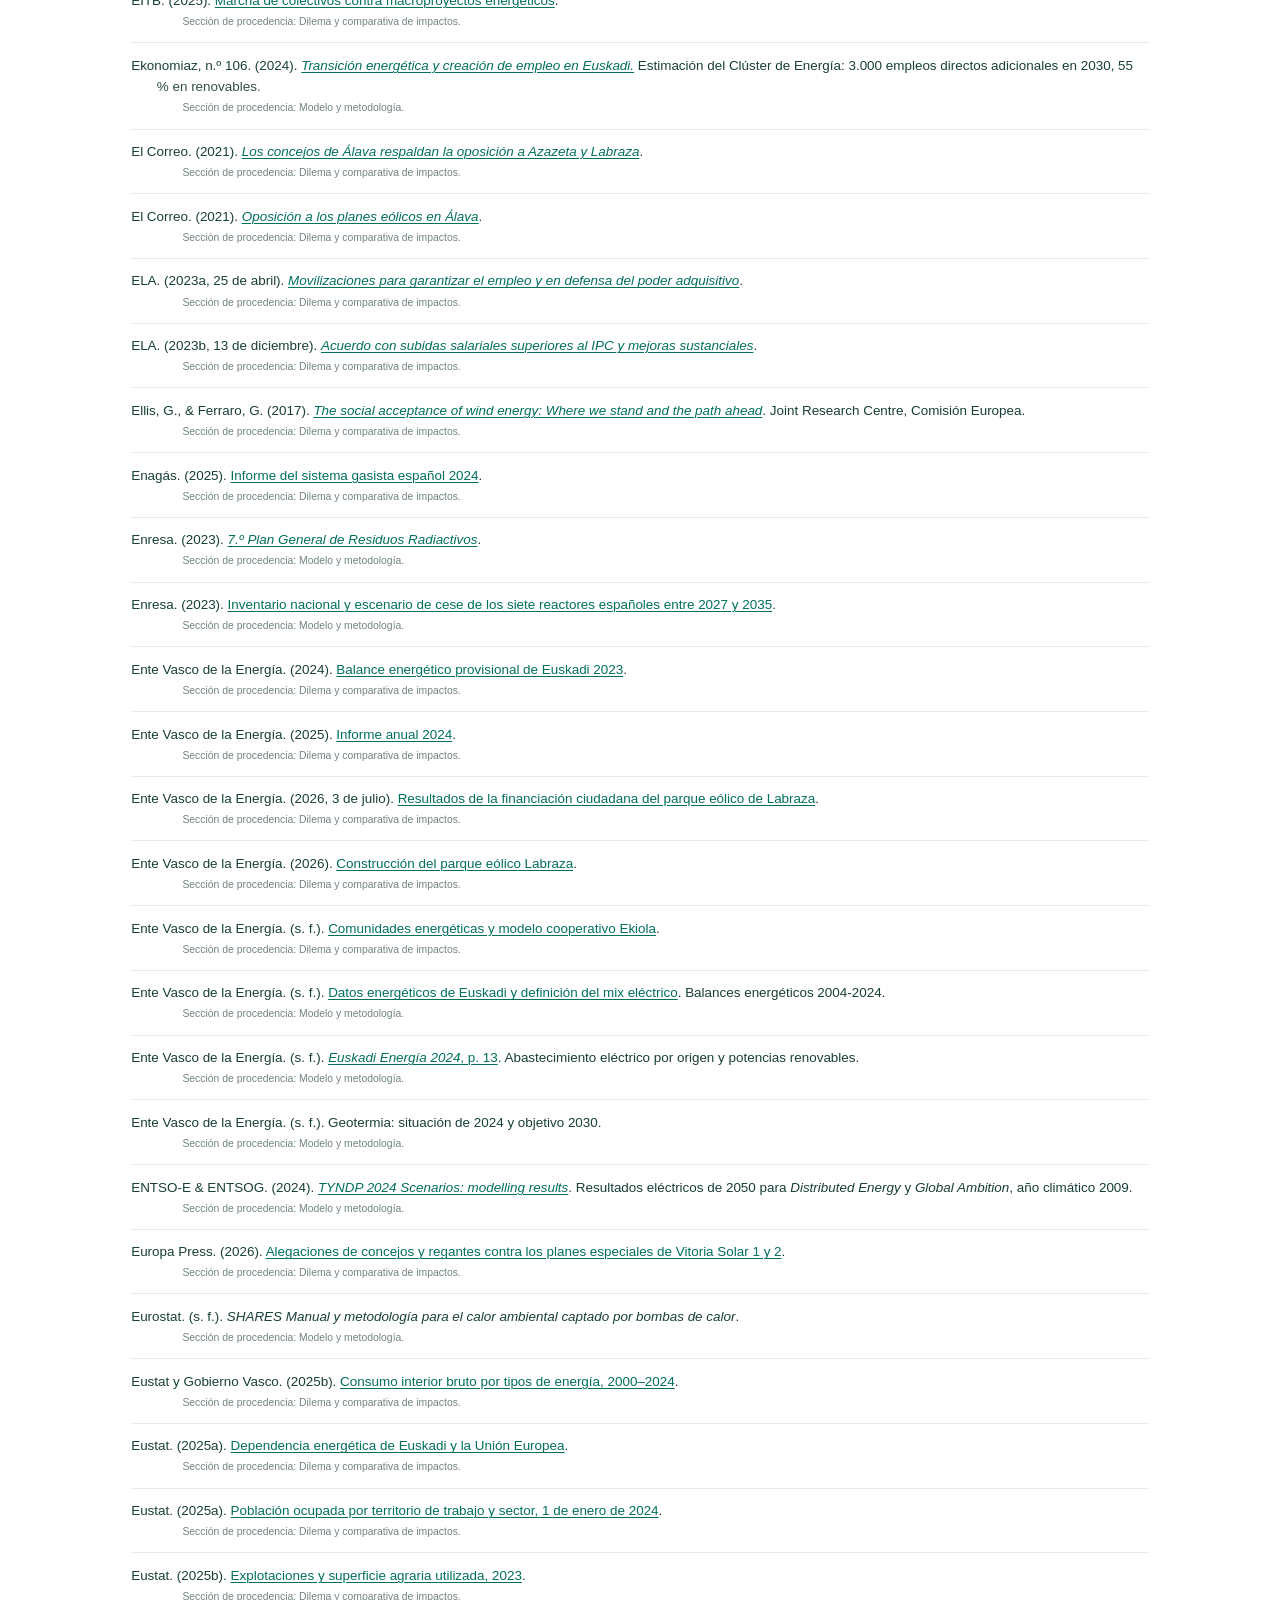
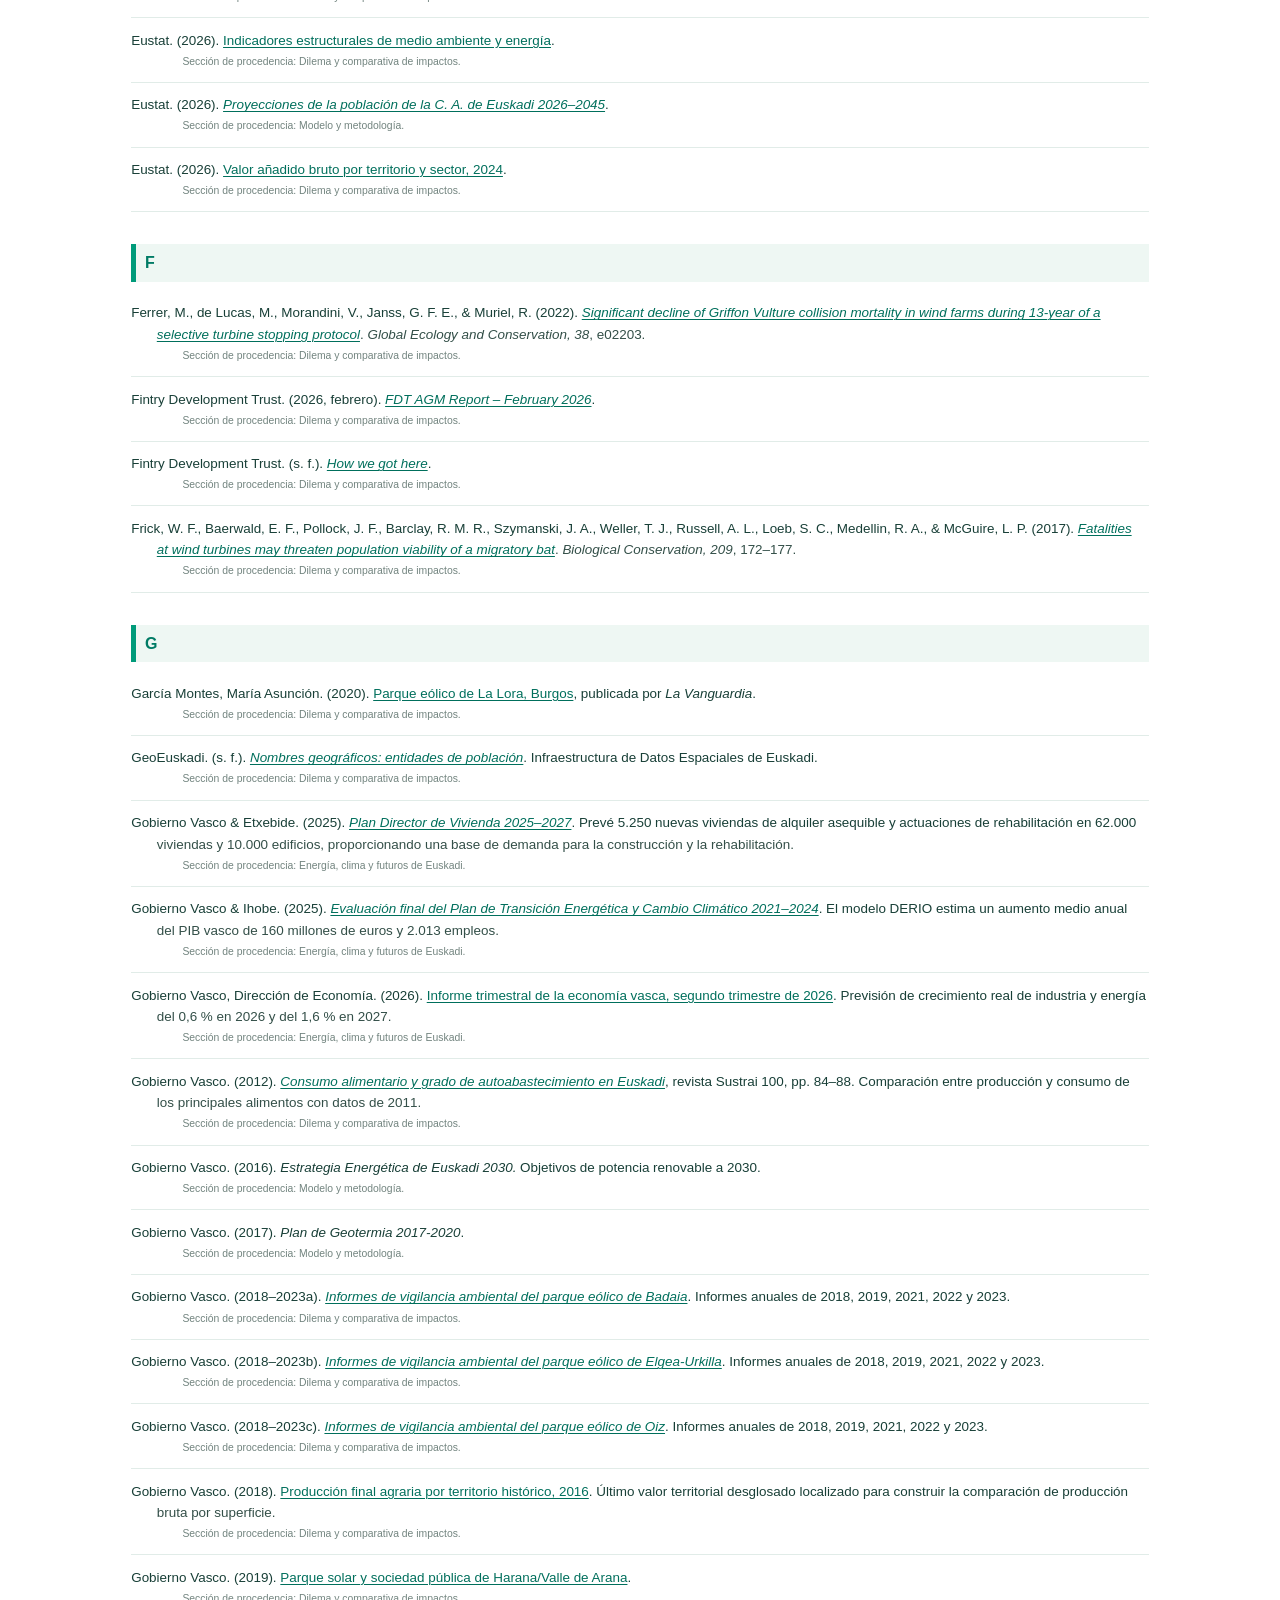
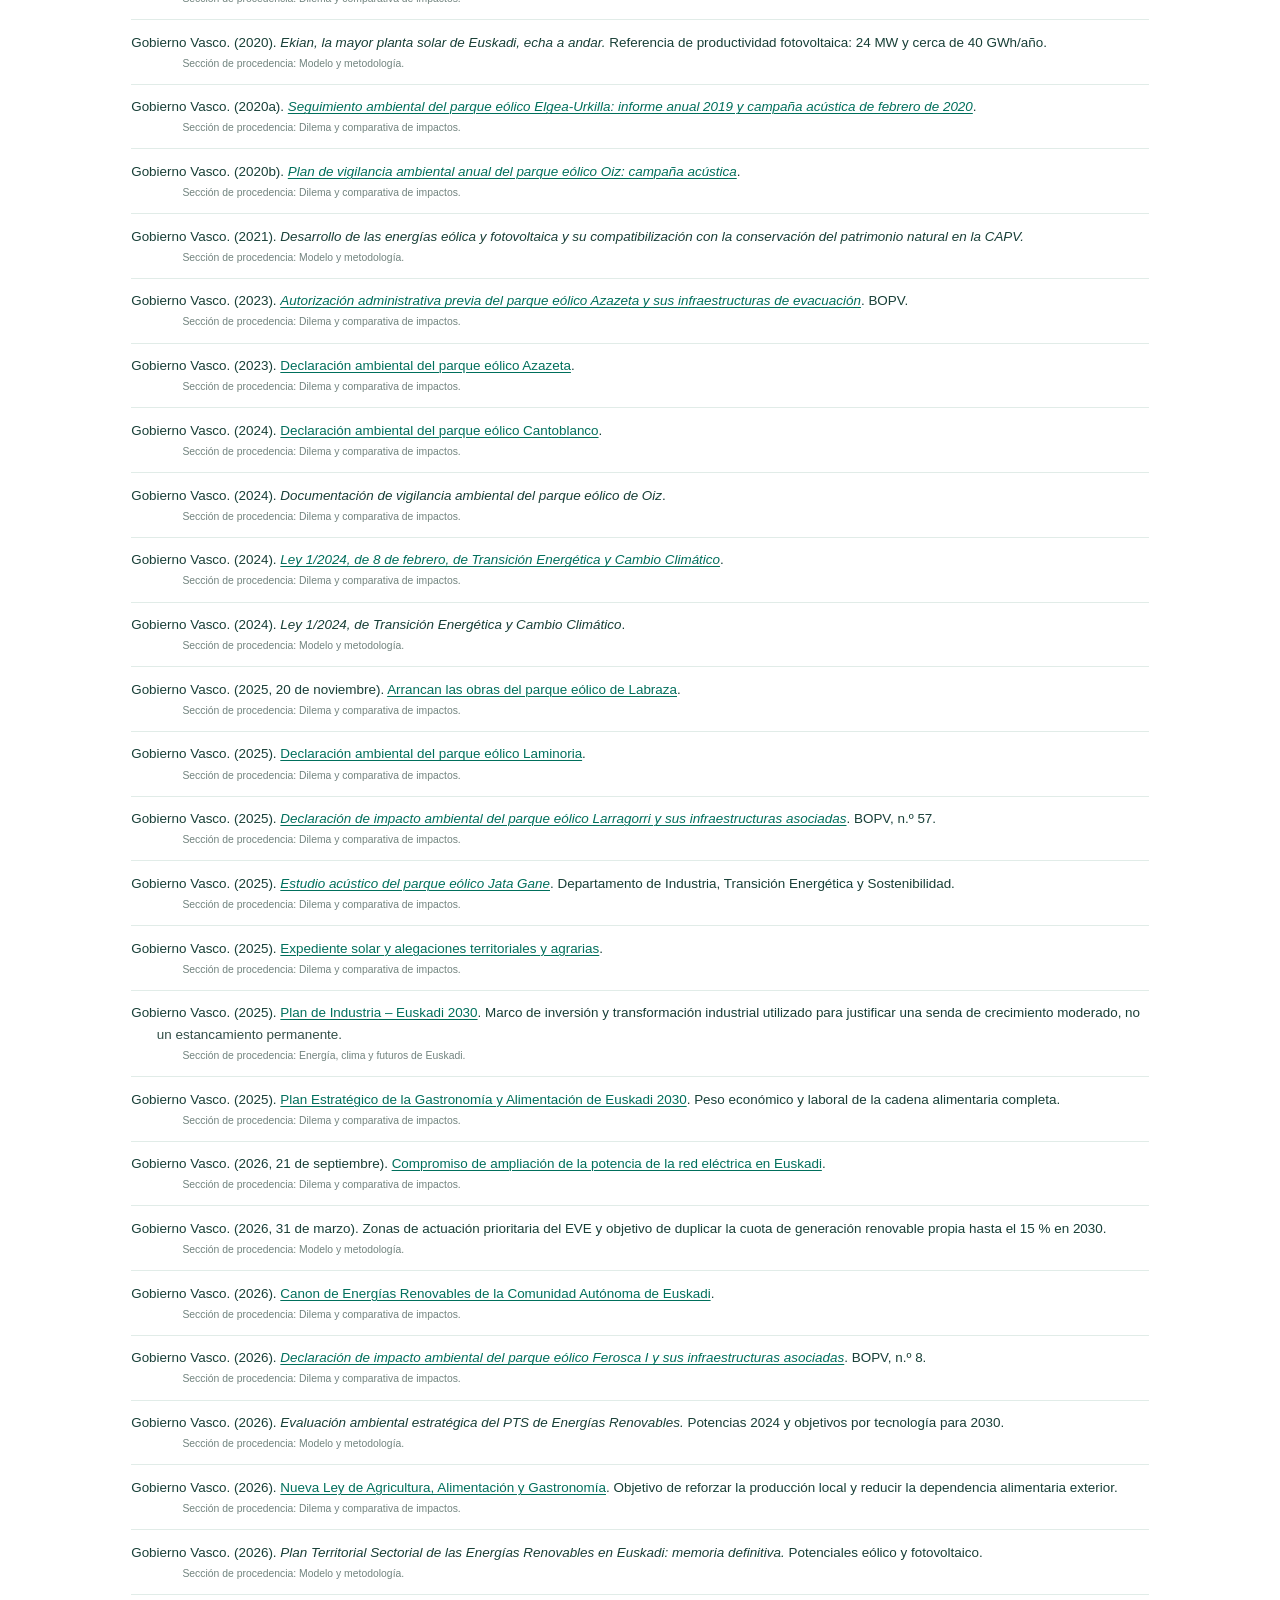
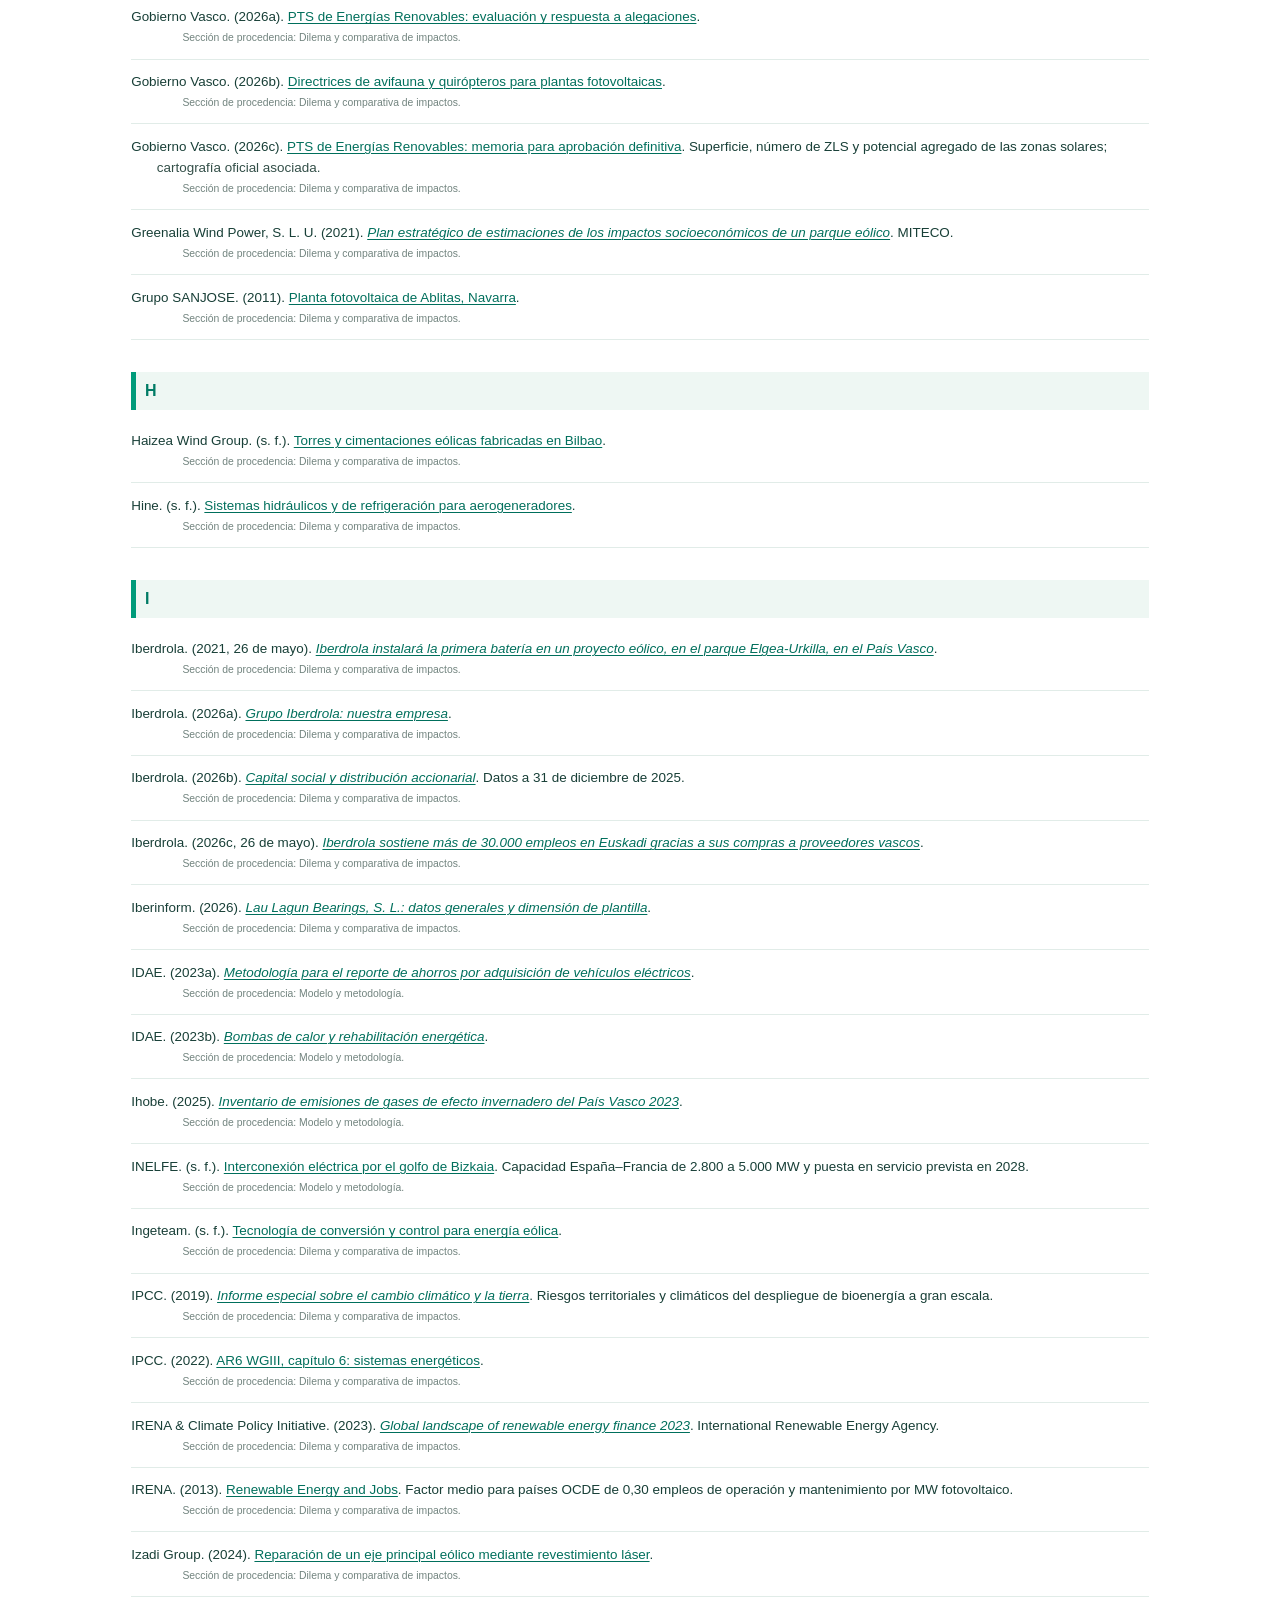
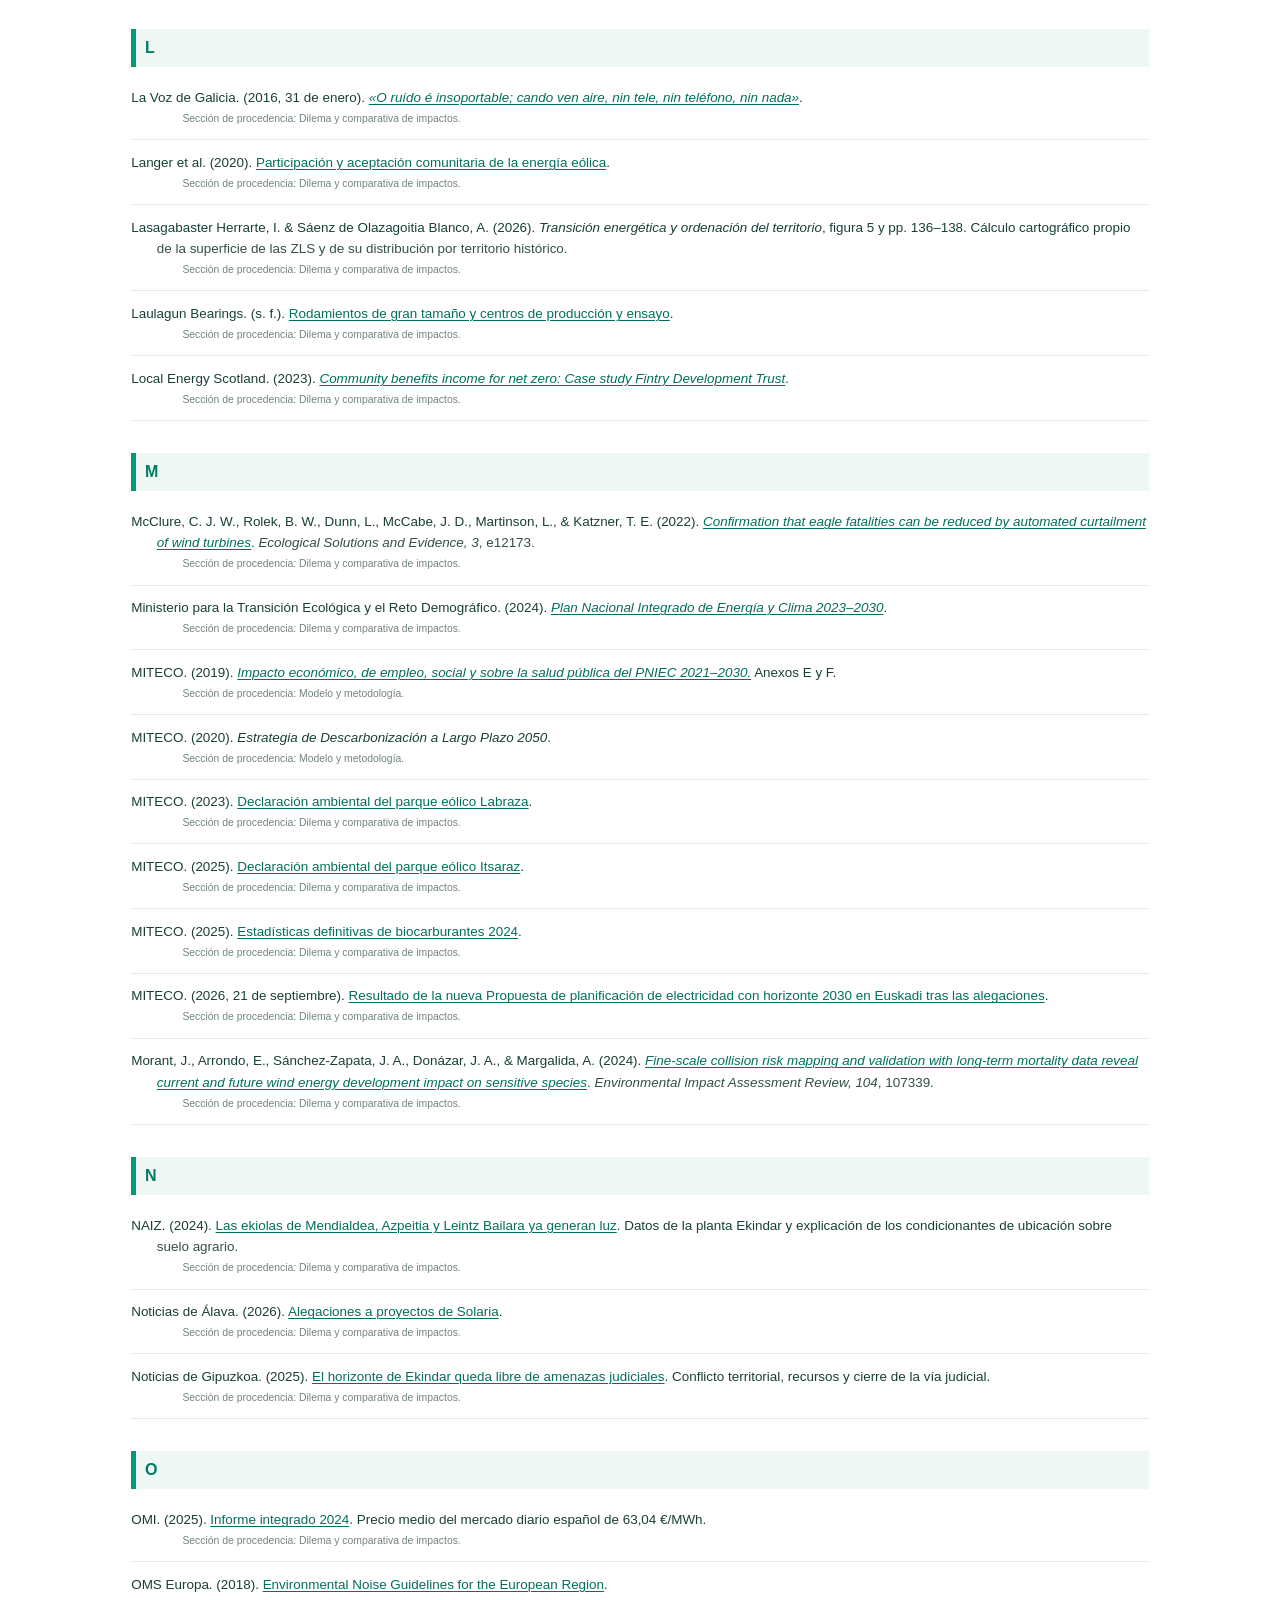
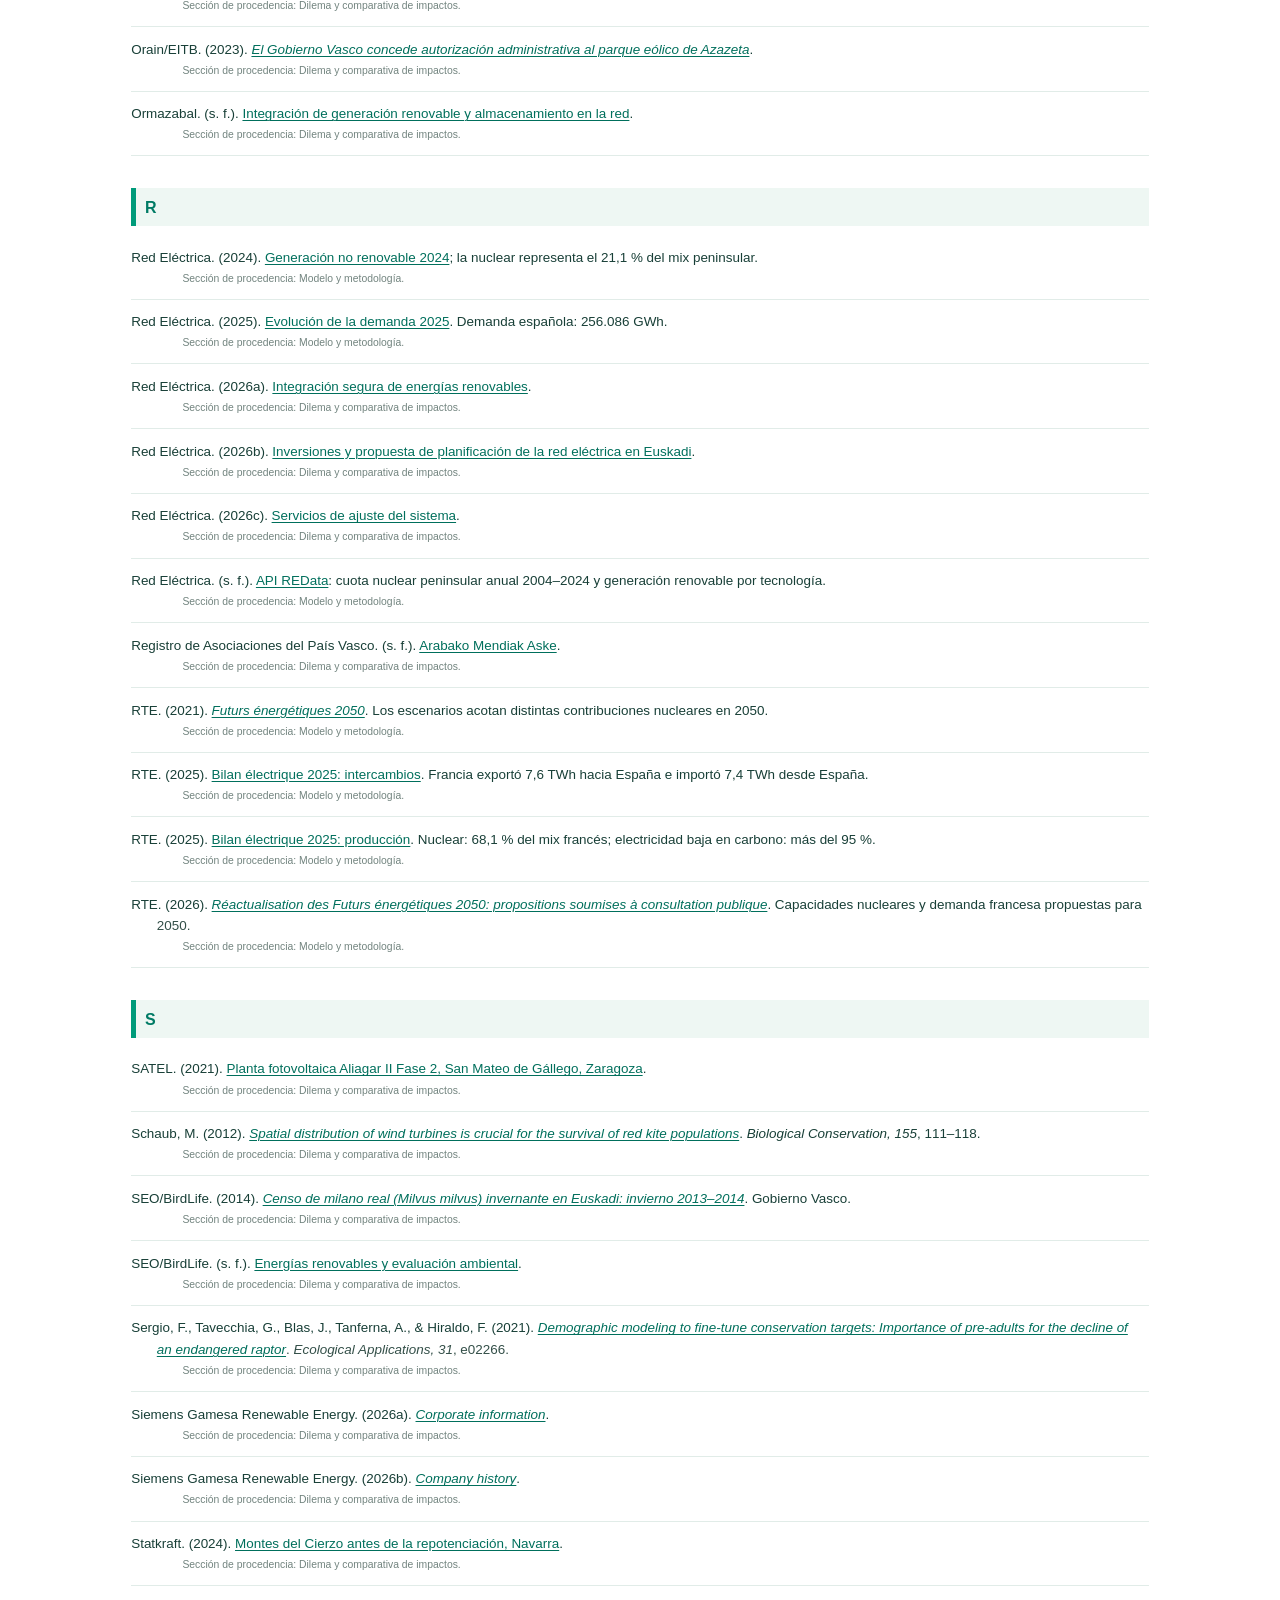
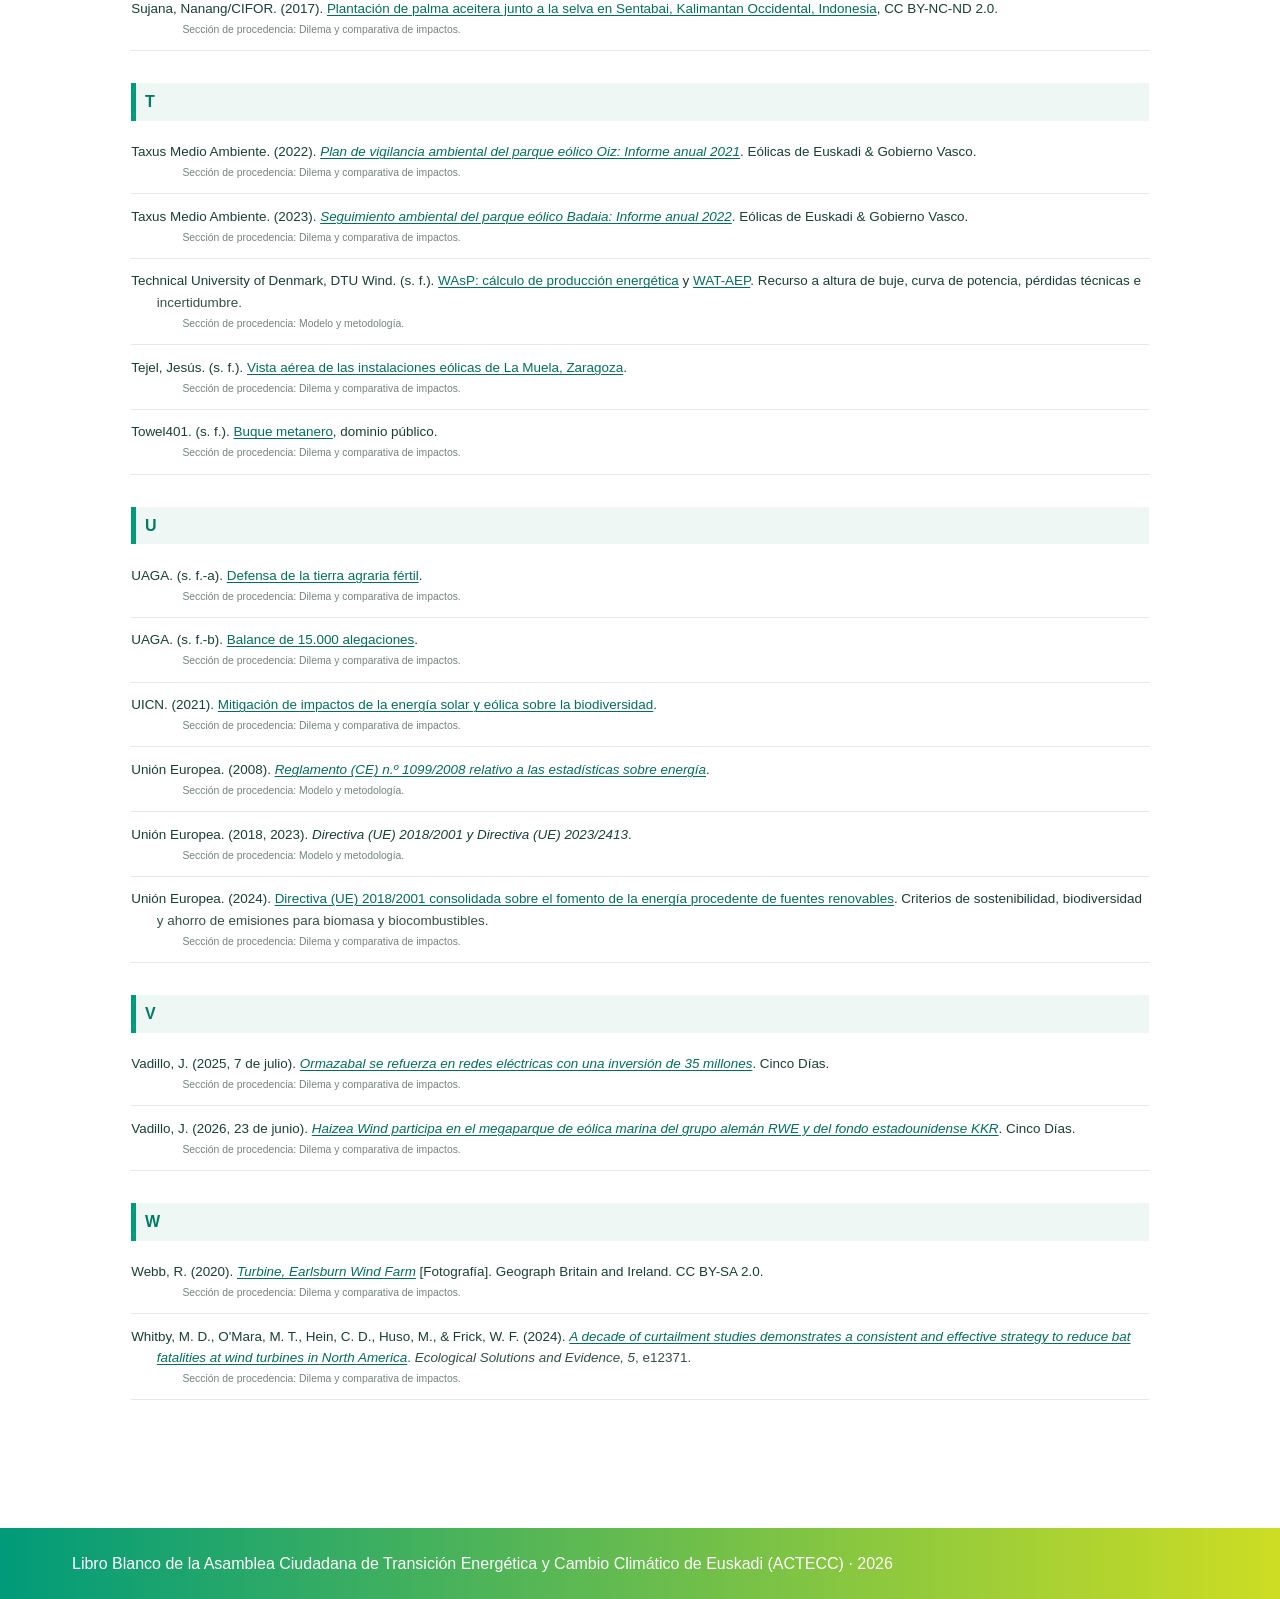
<file: referencias.html>
<!doctype html>
<html lang="es">
<head>
<meta charset="utf-8">
<meta name="viewport" content="width=device-width,initial-scale=1">
<meta http-equiv="Cache-Control" content="no-cache, no-store, must-revalidate">
<meta http-equiv="Pragma" content="no-cache">
<meta http-equiv="Expires" content="0">
<title>Referencias · Libro Blanco de la ACTECC</title>
<style>
:root{--ink:#183f37;--sub:#557169;--border:#cfe3dc;--soft:#f7faf8;--green:#009b7a;--lime:#cddd23;--paper:#fff}
*{box-sizing:border-box}
html{scroll-behavior:smooth}
body{margin:0;color:var(--ink);background:var(--paper);font-family:Arial,"Helvetica Neue",sans-serif;line-height:1.6}
.hero{padding:1.2rem clamp(1.25rem,7vw,6rem) 1.05rem;color:#fff;background:linear-gradient(112deg,#009b7a,#23aa68 48%,#d3df20)}
.hero-kicker{margin:0 0 .3rem;color:rgba(255,255,255,.9);font-size:.62rem;font-weight:800;letter-spacing:.08em;text-transform:uppercase}
.hero h1{max-width:30ch;margin:0;font-size:clamp(1.7rem,3.2vw,2.85rem);line-height:1.06}
.hero>p:last-of-type{max-width:88ch;margin:.32rem 0 0;font-size:.82rem;line-height:1.42}
.hero-about{max-width:94ch;margin:.45rem 0 0}
.hero-about summary{display:inline-flex;align-items:center;gap:.42rem;padding:.25rem .55rem;border:1px solid rgba(255,255,255,.58);border-radius:999px;color:#fff;background:rgba(17,68,57,.14);font-size:.67rem;font-weight:800;line-height:1.2;cursor:pointer;list-style:none}
.hero-about summary::-webkit-details-marker{display:none}
.hero-about summary::after{content:"+";font-size:.88rem;line-height:1}
.hero-about[open] summary::after{content:"−"}
.hero .hero-about p{max-width:94ch;margin:.42rem 0 0;padding:.5rem .65rem;border-left:3px solid rgba(255,255,255,.72);color:#fff;background:rgba(14,72,59,.17);font-size:.73rem;line-height:1.46}
nav{display:flex;gap:1.3rem;flex-wrap:wrap;padding:1rem clamp(1.25rem,6vw,4.5rem);background:var(--soft);border-bottom:1px solid var(--border)}
nav a{color:var(--sub);text-decoration:none}
nav a[href="relato.html"]{margin-left:auto}
.active{color:#007b65;font-weight:700;border-bottom:3px solid var(--lime);padding-bottom:.3rem}
main{max-width:1120px;margin:auto;padding:2.3rem clamp(1.2rem,4vw,3.2rem) 6rem}
.lead{max-width:920px;margin:0;color:#355a50;font-size:1.05rem;line-height:1.7}
.editorial-note{margin:1.4rem 0;padding:1rem 1.1rem;border-left:5px solid var(--lime);background:#f5f8e9;color:#48635c;font-size:.88rem}
.editorial-note strong{color:var(--ink)}
.tools{position:sticky;top:0;z-index:4;display:flex;gap:.7rem;align-items:center;margin:1.6rem 0 1rem;padding:.8rem;background:rgba(247,250,248,.96);border:1px solid var(--border);backdrop-filter:blur(8px)}
.tools label{font-size:.75rem;font-weight:800}
.tools input{flex:1;min-width:0;padding:.65rem .75rem;color:var(--ink);background:#fff;border:1px solid #afcbc2;border-radius:.35rem;font:inherit}
.tools output{white-space:nowrap;color:var(--sub);font-size:.75rem;font-weight:700}
.status{padding:1rem;border:1px dashed #a9c9be;background:#f8fbfa;color:var(--sub)}
.letter-group{margin:2rem 0}
.letter-group h2{position:sticky;top:4.8rem;z-index:2;margin:0 0 .55rem;padding:.38rem .55rem;color:#007b65;background:#eef7f3;border-left:5px solid var(--green);font-size:1rem}
.references{margin:0;padding:0;list-style:none}
.references li{padding:.72rem .15rem .72rem 1.6rem;text-indent:-1.6rem;border-bottom:1px solid #e1ece8;color:#334f48;font-size:.84rem;line-height:1.6}
.references li::first-line{color:var(--ink)}
.references a{color:#006f5c;text-decoration-thickness:.08em;text-underline-offset:.14em;overflow-wrap:anywhere}
.references em{font-style:italic}
.reference-origin{display:block;margin:.16rem 0 0 1.6rem;color:#72847f;font-size:.65rem;text-indent:0}
.core-sources{margin:1.3rem 0 0;padding:1rem 1.15rem;border:1px solid var(--border);background:#fbfdfc}
.core-sources h2{margin:0 0 .55rem;color:#007b65;font-size:1.05rem}
.core-sources ul{margin:0;padding-left:1.25rem}
.core-sources li{margin:.45rem 0;color:#405e56;font-size:.82rem}
.core-sources a{color:#006f5c}
.empty{display:none;padding:1rem;color:#725c2d;background:#fff8e8;border-left:4px solid #d7aa25}
footer{padding:1.4rem clamp(1.25rem,6vw,4.5rem);color:#fff;background:linear-gradient(90deg,#009b7a,#cddd23)}
@media(max-width:720px){nav a[href="relato.html"]{margin-left:0}.tools{align-items:stretch;flex-direction:column}.tools label,.tools input,.tools output{width:100%}.letter-group h2{top:8.7rem}}
</style>
<link rel="stylesheet" href="assets/styles/actecc-shell.css">
</head>
<body class="actecc-shell">
<header class="hero">
  <p class="hero-kicker">Libro Blanco de la Asamblea Ciudadana de Transición Energética y Cambio Climático de Euskadi · ACTECC</p>
  <h1>Referencias</h1>
  <p>Bibliografía general de las fuentes utilizadas en las páginas de energía y futuros, comparativa de impactos, y modelo y metodología.</p>
  <details class="hero-about"><summary>Sobre este Libro Blanco</summary><p>Este documento ofrece una base común de información para la deliberación de la Asamblea Ciudadana. Distingue los datos observados de las estimaciones y de los escenarios de futuro, explicita los principales supuestos y reúne las fuentes utilizadas. Su finalidad no es prescribir una única respuesta, sino facilitar una decisión informada, comprensible y contrastable.</p></details>
</header>
<nav aria-label="Navegación principal">
  <a href="comparacion_escenarios_euskadi.html">Energía, clima y futuros de Euskadi</a>
  <a href="comparativa_impactos.html">Dilema y comparativa de impactos</a>
  <a href="que_es_actecc.html">Asamblea Ciudadana</a>
  <a href="modelo_coherencia_energetica.html">Modelo y metodología</a>
  <a href="relato.html">Relato</a>
  <a href="glosario.html">Glosario</a>
  <a class="active" href="referencias.html" aria-current="page">Referencias</a>
</nav>
<main>
  <aside class="section-directory" id="indice" role="navigation" aria-label="Índice de la sección">
    <div class="section-directory-heading"><p>Índice de la sección</p><span>Consulta el marco institucional o busca directamente en la bibliografía completa.</span></div>
    <div class="section-directory-tabs" style="--directory-columns:3">
      <a class="section-directory-tab" href="#referencias-introduccion"><span class="section-directory-number">01</span><span><strong>Cómo leer las referencias</strong><small>Sistema autor-fecha y criterio editorial.</small></span></a>
      <a class="section-directory-tab" href="#marco-institucional-title"><span class="section-directory-number">02</span><span><strong>Marco institucional</strong><small>Normas y documentos principales de la ACTECC.</small></span></a>
      <a class="section-directory-tab" href="#buscar-referencias"><span class="section-directory-number">03</span><span><strong>Bibliografía completa</strong><small>Buscador por autor, institución, título o año.</small></span></a>
    </div>
    <div class="section-directory-subgroups" style="--directory-group-columns:2">
      <section class="section-directory-group"><h3>Criterios</h3><div class="section-directory-sublinks"><a href="#referencias-introduccion">APA 7</a><a href="#marco-institucional-title">Autoría institucional</a></div></section>
      <section class="section-directory-group"><h3>Consulta</h3><div class="section-directory-sublinks"><a href="#buscar-referencias">Buscar</a><a href="#bibliografia-completa">Listado alfabético</a></div></section>
    </div>
  </aside>
  <section class="section-introduction" id="referencias-introduccion" aria-labelledby="references-page-introduction-title">
    <div class="section-introduction-heading">
      <p class="section-introduction-kicker">Descripción de la sección</p>
      <h2 id="references-page-introduction-title">Cómo utilizar esta bibliografía</h2>
      <p>Una relación general de las fuentes citadas en las diferentes páginas del Libro Blanco.</p>
    </div>
    <div class="section-introduction-copy">
      <p>Las citas siguen el sistema autor-fecha. Esta bibliografía reúne las referencias completas sin sustituir los listados específicos que acompañan a cada sección.</p>
      <p><strong>Criterio editorial.</strong> Se aplica el estilo APA 7 para autoría, fecha, título y enlace. Las instituciones se citan como autor corporativo; «s. f.» indica que la fuente no identifica una fecha verificable. Las notas metodológicas y los cálculos propios permanecen asociados a la sección donde se utilizan.</p>
    </div>
  </section>

  <section class="core-sources" aria-labelledby="marco-institucional-title">
    <h2 id="marco-institucional-title">Marco institucional de la ACTECC</h2>
    <ul>
      <li>Gobierno Vasco. (2026, 30 de septiembre). <a href="https://www.irekia.euskadi.eus/es/news/113132-euskadi-debatira-cuanta-energia-renovable-desarrollamos-donde-mediante-una-asamblea-ciudadana" target="_blank" rel="noopener"><i>Euskadi debatirá cuánta energía renovable desarrollamos y dónde mediante una asamblea ciudadana</i></a>. Irekia.</li>
      <li>Gobierno Vasco. (2026). <a href="../01_Datos_originales/Bibliografia/Informes/2026_06_17_ACTECC_FAQ_vf.pdf" target="_blank" rel="noopener"><i>ACTECC FAQ: Asamblea Ciudadana de Transición Energética y Cambio Climático de Euskadi</i></a>. Documento institucional de referencia, versión de 17 de junio de 2026.</li>
      <li>Gobierno Vasco. (2024). <a href="https://www.euskadi.eus/eli/es-pv/l/2024/02/08/1/dof/spa/html/web01-a2ingair/es/" target="_blank" rel="noopener"><i>Ley 1/2024, de 8 de febrero, de Transición Energética y Cambio Climático</i></a>. Boletín Oficial del País Vasco.</li>
      <li>Gobierno Vasco. (2026). <a href="https://www.euskadi.eus/anuncio-administrativo/decreto-que-se-regula-asamblea-ciudadana-transicion-energetica-y-cambio-climatico-euskadi/inf-3270268/web01-tramite/es/" target="_blank" rel="noopener"><i>Proyecto de decreto por el que se regula la Asamblea Ciudadana de Transición Energética y Cambio Climático de Euskadi</i></a>.</li>
    </ul>
  </section>

  <section class="core-sources" aria-labelledby="actualizaciones-mapa-title">
    <h2 id="actualizaciones-mapa-title">Actualizaciones oficiales del mapa</h2>
    <ul>
      <li>Gobierno Vasco. (2026, 24 de septiembre). <a href="https://www.euskadi.eus/bopv2/datos/2026/09/2604004a.shtml" target="_blank" rel="noopener"><i>Información pública de las solicitudes de autorización administrativa previa y declaración de impacto ambiental del Clúster Eólico Hernani I-II</i></a>. Boletín Oficial del País Vasco, n.º 183, anuncio 4004.</li>
      <li><i>Diario Vasco</i>. (2026, 24 de septiembre). <a href="https://www.diariovasco.com/economia/promotora-espanola-plantea-proyecto-parque-eolico-villabona-20260924122505-nt.html" target="_blank" rel="noopener">Una promotora española plantea un proyecto de parque eólico en Villabona</a>. Fuente periodística complementaria; el estado administrativo se toma del BOPV.</li>
    </ul>
  </section>

  <section class="core-sources" aria-labelledby="contexto-sectorial-title">
    <h2 id="contexto-sectorial-title">Contexto sectorial complementario</h2>
    <ul>
      <li><i>Diario Vasco</i>. (2026, 13 de noviembre). <a href="https://www.diariovasco.com/economia/gipuzkoa-sumara-nueva-subestacion-garantizar-demanda-electrica-20261113000900-nt.html" target="_blank" rel="noopener"><i>Gipuzkoa sumará una nueva subestación para garantizar la demanda eléctrica</i></a>. Fuente periodística sobre la nueva subestación prevista en Urola y las actuaciones de refuerzo de la red eléctrica guipuzcoana.</li>
      <li>Estrategia Empresarial. (2026, 1 de octubre). <a href="https://www.estrategia.net/noticias/adype-analiza-los-retos-y-oportunidades-de-la-electrificacion-de-la-industria-en-euskadi" target="_blank" rel="noopener"><i>Adype analiza los retos y oportunidades de la electrificación de la industria en Euskadi</i></a>. Recoge la disponibilidad de red, la ejecución de inversiones, la capacidad industrial y tecnológica y el talento como condiciones para electrificar la industria. Sus porcentajes del 15 % de electrificación y del 8 % renovable proceden de declaraciones empresariales con un perímetro no explicado y no sustituyen el balance oficial de EVE empleado en la web.</li>
      <li>Gobierno Vasco. (2026, 4 de octubre). <a href="https://www.euskadi.eus/gobierno-vasco/-/noticia/2026/el-gobierno-vasco-tramita-actualmente-cinco-solicitudes-permiso-exploracion-hidrogeno-blanco-euskadi/" target="_blank" rel="noopener"><i>El Gobierno Vasco tramita actualmente cinco solicitudes de permiso de exploración de hidrógeno blanco en Euskadi</i></a>. Aclara que la exploración no equivale a extracción, que la tecnología todavía no está madura y que no se autorizarán actuaciones con impacto negativo en Aralar.</li>
      <li>Boletín Oficial del Estado. (2026, 30 de junio). <a href="https://www.boe.es/diario_boe/txt.php?id=BOE-B-2026-22350" target="_blank" rel="noopener"><i>Otorgamiento del permiso de exploración de recursos mineros Aralar I 3608</i></a>. Anuncio oficial del ámbito del permiso y de su interés en hidrógeno nativo y helio.</li>
      <li><i>Diario Vasco</i>. (2026, 4 de octubre). <a href="https://www.diariovasco.com/economia/mikel-jauregi-consejero-industria-descarta-busqueda-hidrogeno-aralar-20261004131030-nt_amp.html" target="_blank" rel="noopener">Mikel Jauregi descarta la búsqueda de hidrógeno en Aralar</a>. Fuente periodística complementaria; el alcance jurídico y energético se toma de las fuentes oficiales.</li>
    </ul>
  </section>

  <div class="tools" id="buscar-referencias" role="search">
    <label for="reference-search">Buscar en la bibliografía</label>
    <input id="reference-search" type="search" placeholder="Autor, título, institución o año" autocomplete="off">
    <output id="reference-count" aria-live="polite">Cargando referencias…</output>
  </div>
  <p class="status" id="reference-status">Reuniendo y ordenando las referencias de las tres páginas del Libro Blanco…</p>
  <p class="empty" id="reference-empty">No hay referencias que coincidan con la búsqueda.</p>
  <div id="bibliografia-completa"><div id="reference-groups" aria-live="polite"></div></div>
</main>
<footer>Libro Blanco de la Asamblea Ciudadana de Transición Energética y Cambio Climático de Euskadi (ACTECC) · 2026</footer>
<script>
(() => {
  const sourcePages = [
    {url:'comparacion_escenarios_euskadi.html', label:'Energía, clima y futuros de Euskadi'},
    {url:'comparativa_impactos.html', label:'Dilema y comparativa de impactos'},
    {url:'que_es_actecc.html', label:'Asamblea Ciudadana'},
    {url:'modelo_coherencia_energetica.html', label:'Modelo y metodología'}
  ];
  const authorByHost = new Map([
    ['www.euskadi.eus','Gobierno Vasco'],['euskadi.eus','Gobierno Vasco'],['www.irekia.euskadi.eus','Gobierno Vasco'],
    ['www.eve.eus','Ente Vasco de la Energía'],['eve.eus','Ente Vasco de la Energía'],
    ['www.ree.es','Red Eléctrica'],['www.esios.ree.es','Red Eléctrica'],['esios.ree.es','Red Eléctrica'],
    ['www.boe.es','Gobierno de España'],['www.miteco.gob.es','MITECO'],['ec.europa.eu','Comisión Europea'],
    ['joint-research-centre.ec.europa.eu','Comisión Europea, Joint Research Centre'],['ec.europa.eu','Comisión Europea'],
    ['ec.europa.eu/eurostat','Eurostat'],['www.ipcc.ch','IPCC'],['ipcc.ch','IPCC'],
    ['www.entsoe.eu','ENTSO-E'],['analysesetdonnees.rte-france.com','RTE'],['www.rte-france.com','RTE']
  ]);
  const groupsHost = document.getElementById('reference-groups');
  const status = document.getElementById('reference-status');
  const count = document.getElementById('reference-count');
  const search = document.getElementById('reference-search');
  const empty = document.getElementById('reference-empty');
  let references = [];

  const cleanUrl = value => {
    try {
      const url = new URL(value, location.href);
      url.hash = '';
      ['utm_source','utm_medium','utm_campaign','utm_term','utm_content'].forEach(key => url.searchParams.delete(key));
      return url.href;
    } catch (_) {
      return value;
    }
  };
  const walkText = node => {
    node.childNodes.forEach(child => {
      if (child.nodeType === Node.TEXT_NODE) child.nodeValue = child.nodeValue.replace(/\s+\/\s+/g,' & ');
      else walkText(child);
    });
  };
  const inferredAuthor = node => {
    const link = node.querySelector('a[href]');
    if (!link) return 'Fuente institucional';
    try {
      const url = new URL(link.href, location.href);
      return authorByHost.get(url.hostname) || url.hostname.replace(/^www\./,'');
    } catch (_) {
      return 'Fuente institucional';
    }
  };
  const normalizeReference = (sourceNode, origin) => {
    const node = sourceNode.cloneNode(true);
    node.querySelectorAll('script,style,button,summary').forEach(item => item.remove());
    node.querySelectorAll('[id],[class]').forEach(item => { item.removeAttribute('id'); item.removeAttribute('class'); });
    node.querySelectorAll('i').forEach(item => { const em=document.createElement('em'); em.innerHTML=item.innerHTML; item.replaceWith(em); });
    walkText(node);
    node.querySelectorAll('a[href]').forEach(link => {
      link.href = cleanUrl(link.getAttribute('href'));
      link.target = '_blank';
      link.rel = 'noopener';
    });
    const leadingText = [...node.childNodes].find(child => child.nodeType === Node.TEXT_NODE && child.nodeValue.trim());
    if (leadingText) {
      leadingText.nodeValue = leadingText.nodeValue.replace(
        /^(\s*[^()]{2,120}?)([^\s.])\s+(\((?:\d{4}[a-z]?(?:[–-]\d{4}[a-z]?)?(?:,\s*[^)]{1,45})?|s\.\s*f\.(?:-[a-z])?|en prensa)\))/i,
        '$1$2. $3'
      );
    }
    let text = node.textContent.replace(/\s+/g,' ').trim();
    if (!text) return null;
    const opening = text.slice(0,220);
    const hasAuthorDate = /\((?:\d{4}[a-z]?(?:[–-]\d{4}[a-z]?)?(?:,\s*[^)]{1,45})?|s\.\s*f\.(?:-[a-z])?|en prensa)\)(?:[.,;:]|\s|$)/i.test(opening);
    if (!hasAuthorDate) {
      const firstText = [...node.childNodes].find(child => child.nodeType === Node.TEXT_NODE && child.nodeValue.trim());
      if (firstText && /^\s*[^.;]{2,100}\.\s*/.test(firstText.nodeValue)) {
        firstText.nodeValue = firstText.nodeValue.replace(/^(\s*[^.;]{2,100}\.)\s+/, '$1 (s. f.). ');
      } else {
        node.insertAdjacentHTML('afterbegin', `${inferredAuthor(node)}. (s. f.). `);
      }
      text = node.textContent.replace(/\s+/g,' ').trim();
    }
    if (!/[.!?]$/.test(text)) node.append('.');
    const firstLink = node.querySelector('a[href]');
    const key = firstLink ? cleanUrl(firstLink.href) : text.toLocaleLowerCase('es').replace(/\W+/g,' ').slice(0,180);
    return {key, html:node.innerHTML.trim(), text, origin};
  };
  const extract = (html, page) => {
    const doc = new DOMParser().parseFromString(html,'text/html');
    const nodes = [];
    doc.querySelectorAll('details').forEach(details => {
      const summary = details.querySelector(':scope > summary');
      if (!summary || !/(referencias|fuentes)/i.test(summary.textContent)) return;
      details.querySelectorAll('li').forEach(li => nodes.push(li));
    });
    doc.querySelectorAll('ul.sources > li').forEach(li => nodes.push(li));
    doc.querySelectorAll('p.source').forEach(p => {
      if (p.querySelector('a[href]') && /(referencia|fuente|datos|gobierno|ente|eustat|eurostat|red eléctrica|cálculo)/i.test(p.textContent)) nodes.push(p);
    });
    return nodes.map(node => normalizeReference(node,page.label)).filter(Boolean);
  };
  const dedupe = items => {
    const map = new Map();
    items.forEach(item => {
      const prior = map.get(item.key);
      if (!prior || item.text.length > prior.text.length) map.set(item.key,item);
    });
    return [...map.values()].sort((a,b) => a.text.localeCompare(b.text,'es',{sensitivity:'base'}));
  };
  const initial = value => {
    const letter = value.normalize('NFD').replace(/[\u0300-\u036f]/g,'').trim().charAt(0).toUpperCase();
    return /[A-Z]/.test(letter) ? letter : '#';
  };
  const render = query => {
    const normalized = query.trim().toLocaleLowerCase('es');
    const visible = references.filter(item => item.text.toLocaleLowerCase('es').includes(normalized));
    groupsHost.replaceChildren();
    const byLetter = new Map();
    visible.forEach(item => {
      const key = initial(item.text);
      if (!byLetter.has(key)) byLetter.set(key,[]);
      byLetter.get(key).push(item);
    });
    [...byLetter].forEach(([letter,items]) => {
      const section=document.createElement('section'); section.className='letter-group';
      const heading=document.createElement('h2'); heading.textContent=letter; section.append(heading);
      const list=document.createElement('ul'); list.className='references';
      items.forEach(item => {
        const li=document.createElement('li');
        li.innerHTML=item.html;
        const origin=document.createElement('small'); origin.className='reference-origin'; origin.textContent=`Sección de procedencia: ${item.origin}.`;
        li.append(origin); list.append(li);
      });
      section.append(list); groupsHost.append(section);
    });
    count.textContent=`${visible.length} ${visible.length===1?'referencia':'referencias'}`;
    empty.style.display=visible.length ? 'none' : 'block';
  };
  Promise.all(sourcePages.map(async page => {
    const response = await fetch(page.url,{cache:'no-store'});
    if (!response.ok) throw new Error(`${page.url}: ${response.status}`);
    return extract(await response.text(),page);
  })).then(result => {
    references=dedupe(result.flat());
    status.remove();
    render('');
  }).catch(error => {
    status.innerHTML='<strong>No ha sido posible componer la bibliografía general.</strong> Las referencias específicas siguen disponibles en cada sección. Para cargar esta página en local, utilice el servidor de vista previa del proyecto.';
    count.textContent='Referencias por secciones';
    console.error(error);
  });
  search.addEventListener('input',event => render(event.target.value));
})();
</script>
<script src="assets/scripts/actecc-section-directory.js"></script>
</body>
</html>
</file>
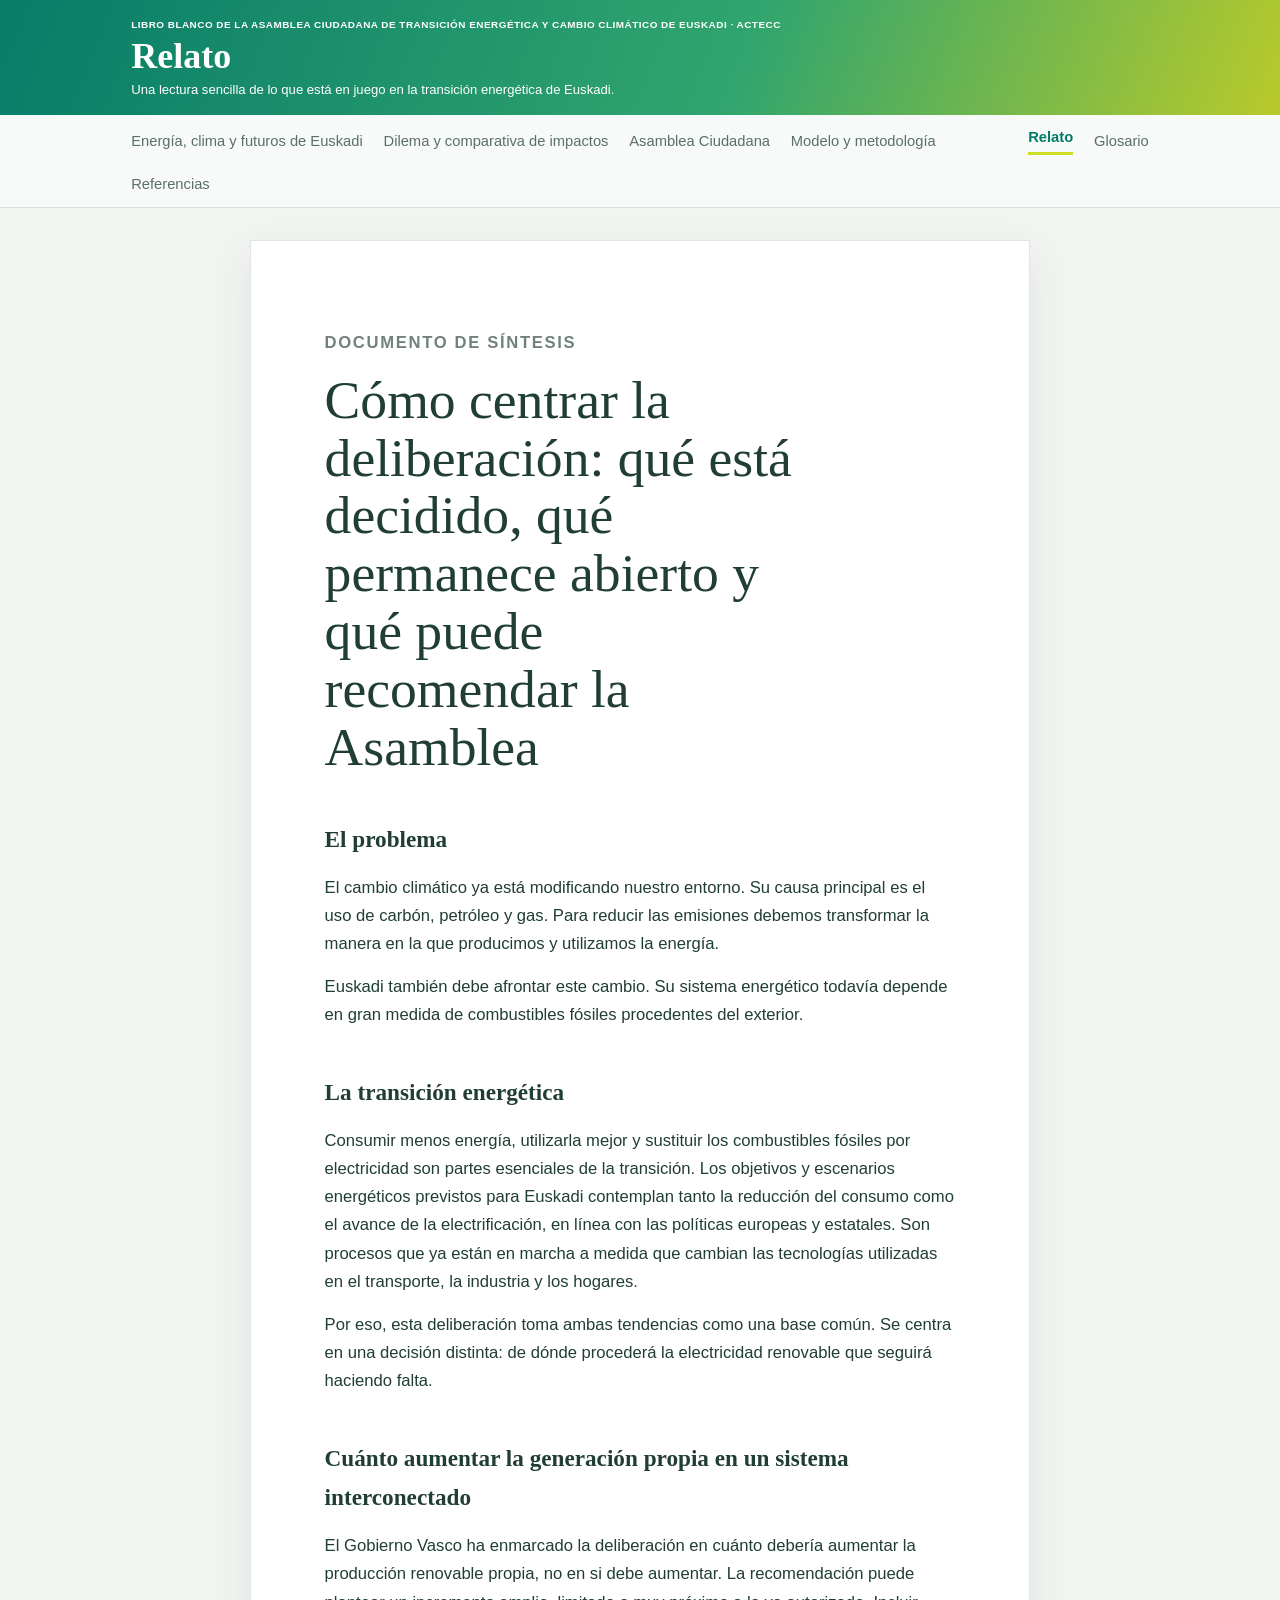
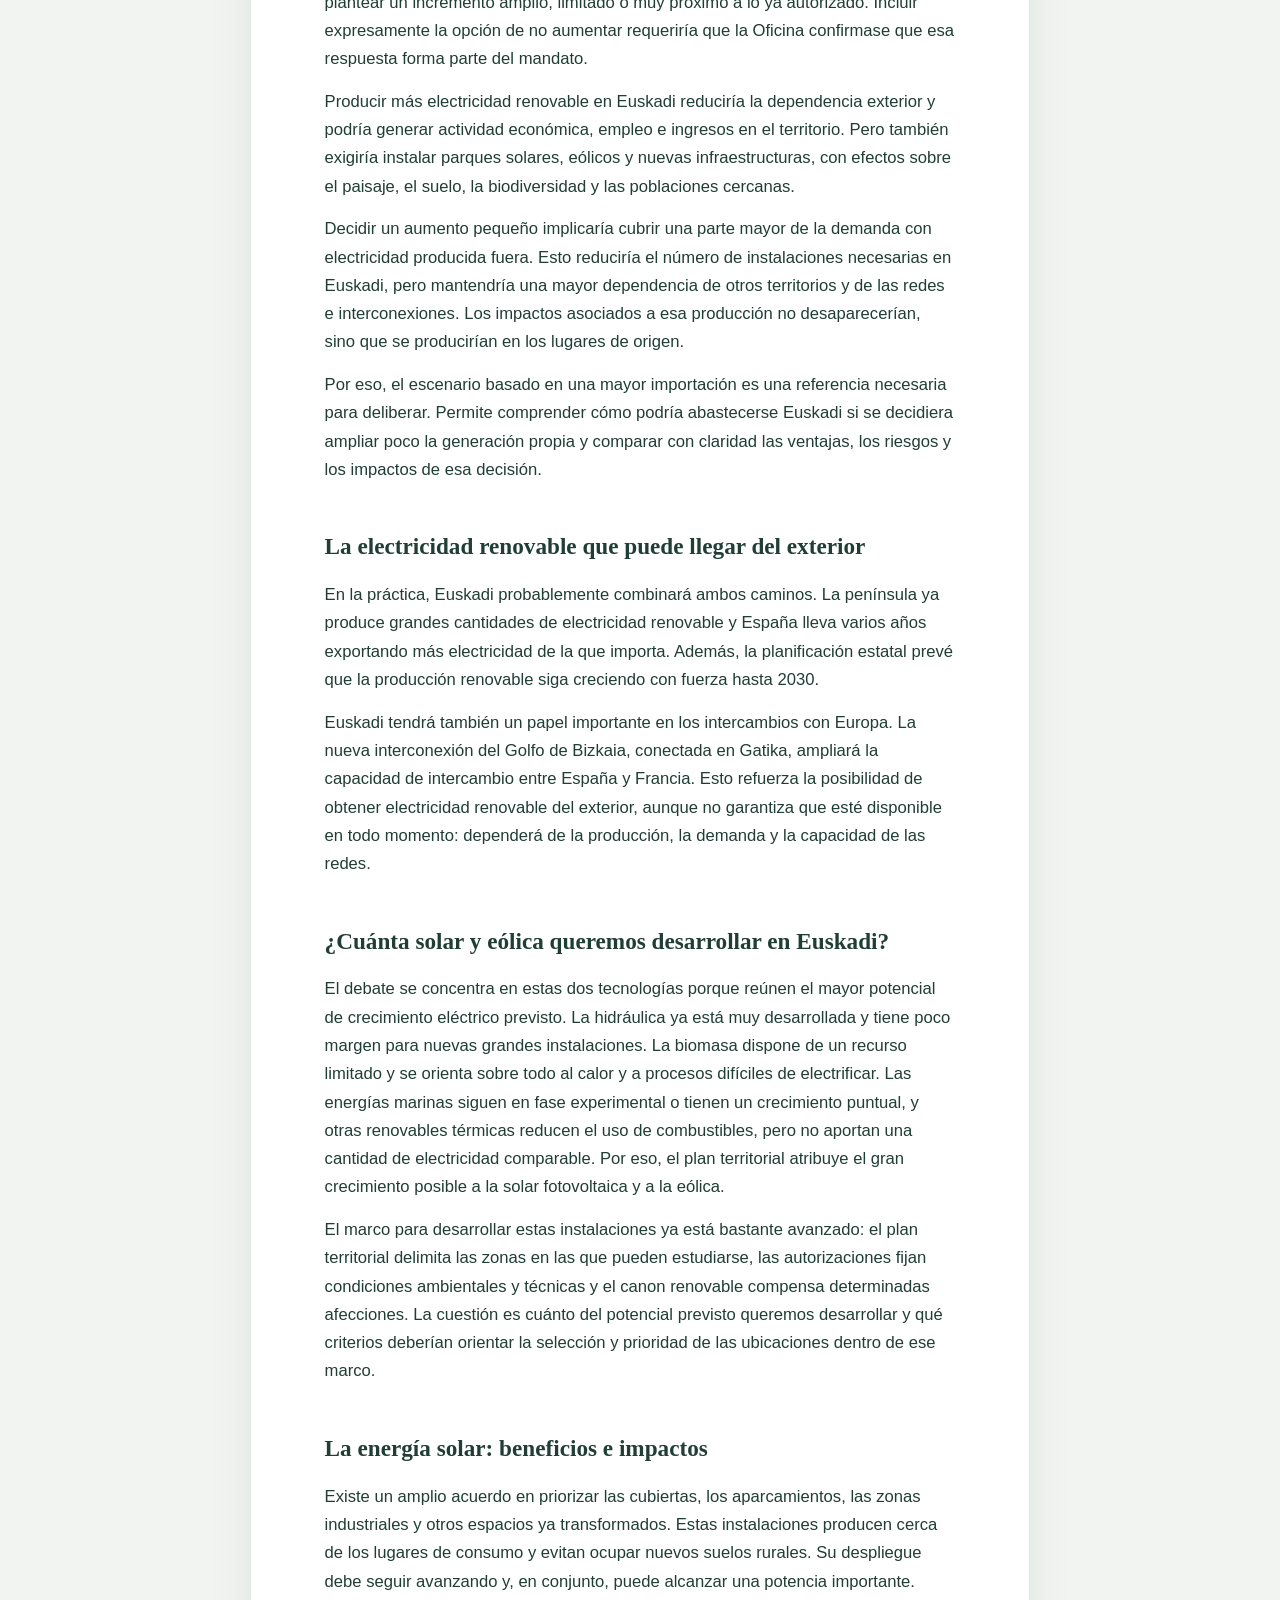
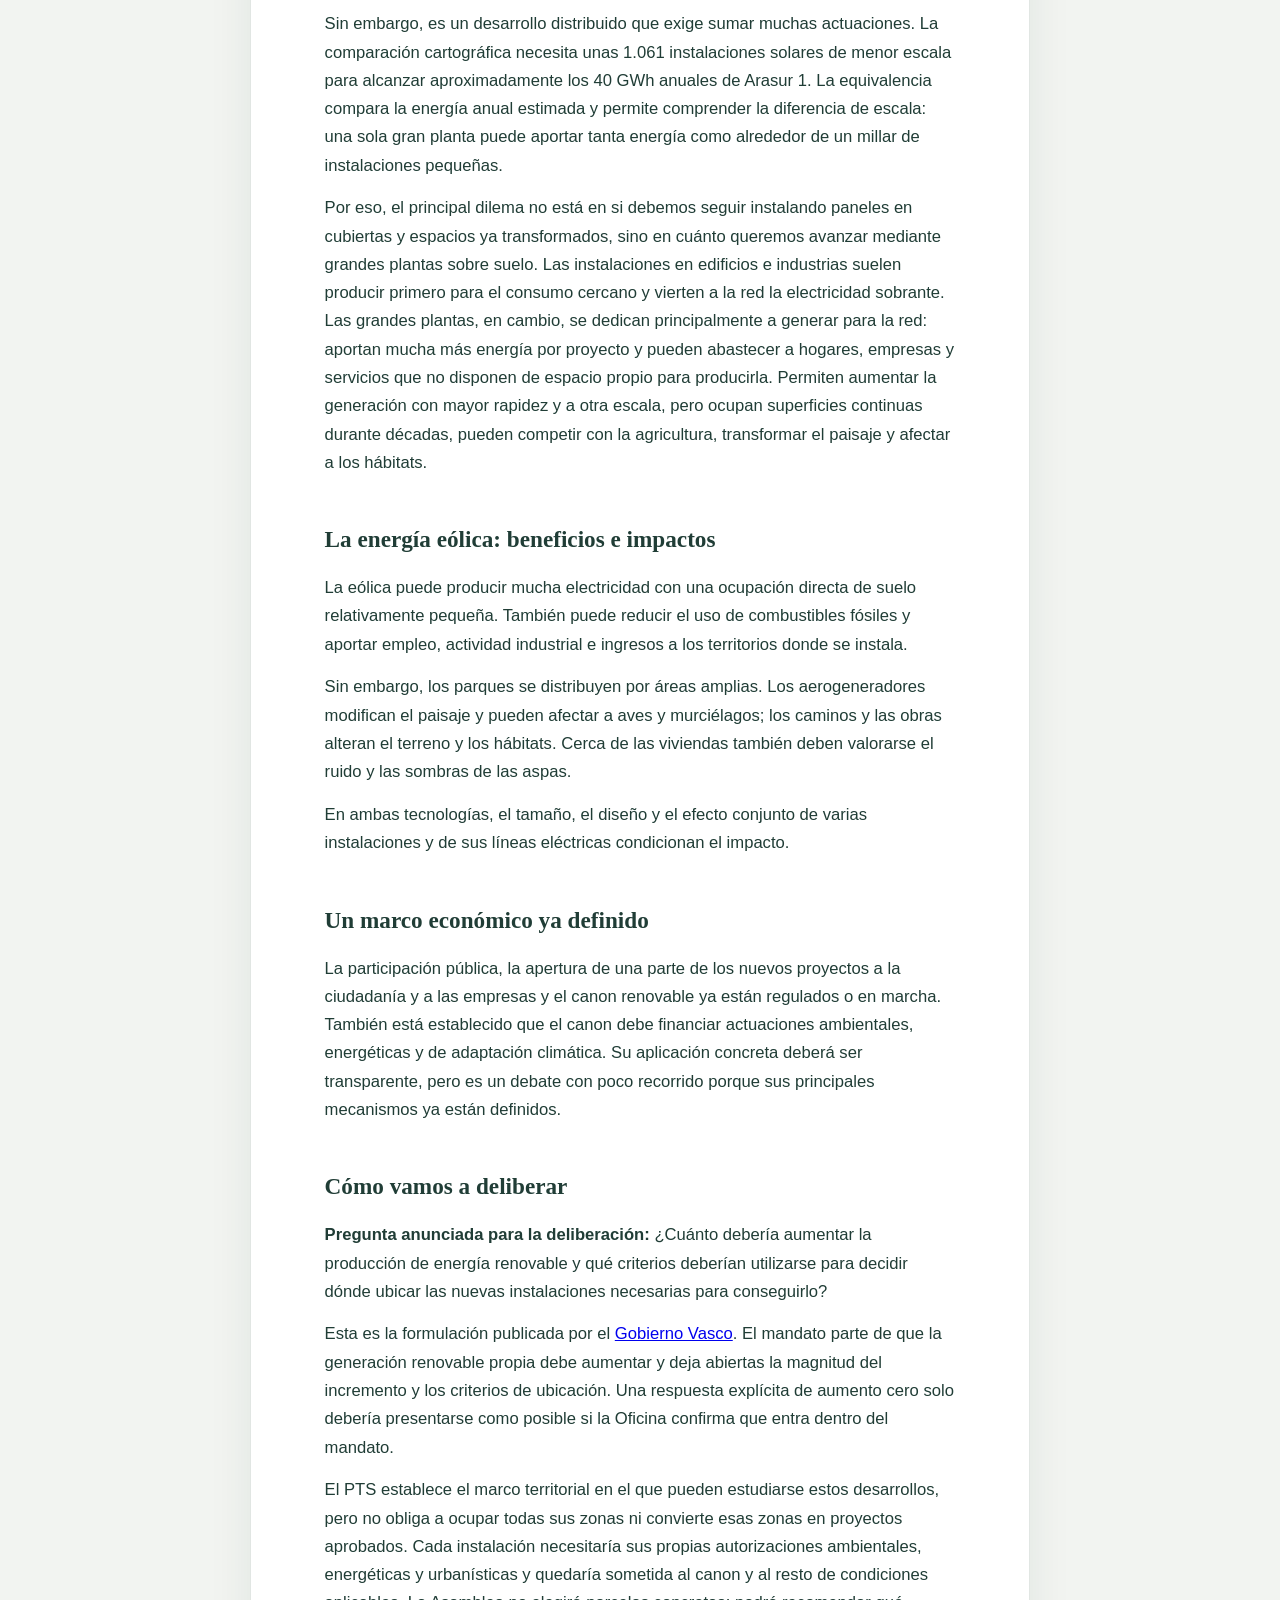
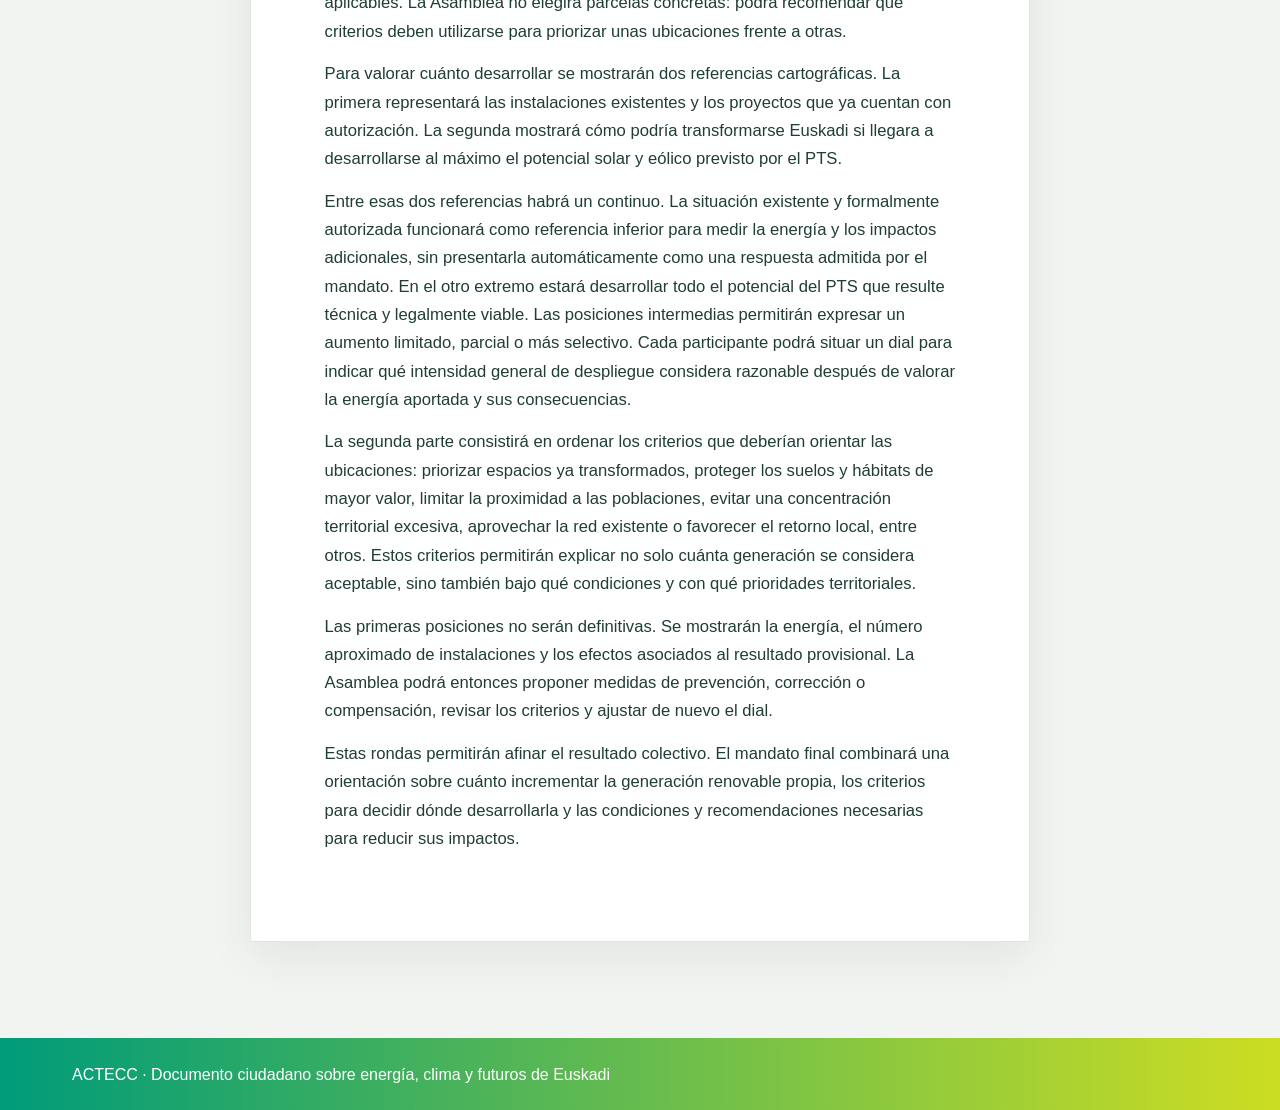
<file: relato.html>
<!doctype html>
<html lang="es">
<head>
<meta charset="utf-8">
<meta name="viewport" content="width=device-width,initial-scale=1">
<title>Relato · Energía, clima y futuros de Euskadi</title>
<style>
:root{--ink:#203d36;--sub:#5a6f69;--border:#d8e2de;--paper:#fff;--page:#f2f4f1;--green:#009b7a;--lime:#cddd23}
*{box-sizing:border-box}
body{margin:0;color:var(--ink);background:var(--page);font-family:Arial,"Helvetica Neue",sans-serif;line-height:1.7}
.hero{padding:2.2rem clamp(1.25rem,6vw,4.5rem);color:#fff;background:linear-gradient(112deg,#087c68,#31a56e 58%,#b9ca2a)}
.hero-kicker{margin:0 0 .45rem;font-size:.72rem;font-weight:700;letter-spacing:.05em;text-transform:uppercase}
.hero h1{margin:0;font-family:Georgia,"Times New Roman",serif;font-size:clamp(2rem,4vw,3.25rem);line-height:1.08}
.hero p:last-child{max-width:72ch;margin:.65rem 0 0;font-size:1rem}
nav{display:flex;gap:1.3rem;flex-wrap:wrap;padding:1rem clamp(1.25rem,6vw,4.5rem);background:#f7faf8;border-bottom:1px solid var(--border)}
nav a{color:var(--sub);text-decoration:none}
nav a[href="relato.html"]{margin-left:auto}
nav .active{color:#007b65;font-weight:700;border-bottom:3px solid var(--lime);padding-bottom:.3rem}
main{padding:3.5rem 1.2rem 6rem}
.document{max-width:780px;margin:0 auto;padding:clamp(2rem,6vw,4.6rem);background:var(--paper);border:1px solid #e1e6e3;box-shadow:0 14px 42px rgba(31,60,53,.08)}
.document-label{margin:0 0 2.2rem;color:#71817c;font-size:.72rem;font-weight:800;letter-spacing:.1em;text-transform:uppercase}
.document h2{max-width:18ch;margin:0 0 1.2rem;font-family:Georgia,"Times New Roman",serif;font-size:clamp(2rem,5vw,3.35rem);font-weight:500;line-height:1.08}
.standfirst{margin:0 0 2.4rem;color:#3f5b54;font-family:Georgia,"Times New Roman",serif;font-size:1.28rem;line-height:1.62}
.document h3{margin:2.7rem 0 .8rem;font-family:Georgia,"Times New Roman",serif;font-size:1.45rem;font-weight:600}
.document p{margin:.9rem 0;font-size:1.04rem}
.editorial-note{margin-top:3rem;padding:1rem 1.15rem;color:#52665f;background:#f7f8f3;border-left:4px solid var(--lime);font-size:.88rem}
footer{padding:1.4rem clamp(1.25rem,6vw,4.5rem);color:#fff;background:linear-gradient(90deg,#009b7a,#cddd23)}
@media(max-width:720px){nav a[href="relato.html"]{margin-left:0}main{padding:1.25rem 0 4rem}.document{border-width:1px 0;box-shadow:none}.document p{font-size:1rem}}
</style>
<link rel="stylesheet" href="assets/styles/actecc-shell.css">
</head>
<body class="actecc-shell">
<header class="hero">
  <p class="hero-kicker">Libro Blanco de la Asamblea Ciudadana de Transición Energética y Cambio Climático de Euskadi · ACTECC</p>
  <h1>Relato</h1>
  <p>Una lectura sencilla de lo que está en juego en la transición energética de Euskadi.</p>
</header>
<nav aria-label="Navegación principal">
  <a href="comparacion_escenarios_euskadi.html">Energía, clima y futuros de Euskadi</a>
  <a href="comparativa_impactos.html">Dilema y comparativa de impactos</a>
  <a href="que_es_actecc.html">Asamblea Ciudadana</a>
  <a href="modelo_coherencia_energetica.html">Modelo y metodología</a>
  <a class="active" href="relato.html" aria-current="page">Relato</a>
  <a href="glosario.html">Glosario</a>
  <a href="referencias.html">Referencias</a>
</nav>
<main>
  <article class="document" aria-labelledby="relato-title">
    <p class="document-label">Documento de síntesis</p>
    <h2 id="relato-title">Cómo centrar la deliberación: qué está decidido, qué permanece abierto y qué puede recomendar la Asamblea</h2>
    <h3>El problema</h3>
    <p>El cambio climático ya está modificando nuestro entorno. Su causa principal es el uso de carbón, petróleo y gas. Para reducir las emisiones debemos transformar la manera en la que producimos y utilizamos la energía.</p>
    <p>Euskadi también debe afrontar este cambio. Su sistema energético todavía depende en gran medida de combustibles fósiles procedentes del exterior.</p>
    <h3>La transición energética</h3>
    <p>Consumir menos energía, utilizarla mejor y sustituir los combustibles fósiles por electricidad son partes esenciales de la transición. Los objetivos y escenarios energéticos previstos para Euskadi contemplan tanto la reducción del consumo como el avance de la electrificación, en línea con las políticas europeas y estatales. Son procesos que ya están en marcha a medida que cambian las tecnologías utilizadas en el transporte, la industria y los hogares.</p>
    <p>Por eso, esta deliberación toma ambas tendencias como una base común. Se centra en una decisión distinta: de dónde procederá la electricidad renovable que seguirá haciendo falta.</p>
    <h3>Cuánto aumentar la generación propia en un sistema interconectado</h3>
    <p>El Gobierno Vasco ha enmarcado la deliberación en cuánto debería aumentar la producción renovable propia, no en si debe aumentar. La recomendación puede plantear un incremento amplio, limitado o muy próximo a lo ya autorizado. Incluir expresamente la opción de no aumentar requeriría que la Oficina confirmase que esa respuesta forma parte del mandato.</p>
    <p>Producir más electricidad renovable en Euskadi reduciría la dependencia exterior y podría generar actividad económica, empleo e ingresos en el territorio. Pero también exigiría instalar parques solares, eólicos y nuevas infraestructuras, con efectos sobre el paisaje, el suelo, la biodiversidad y las poblaciones cercanas.</p>
    <p>Decidir un aumento pequeño implicaría cubrir una parte mayor de la demanda con electricidad producida fuera. Esto reduciría el número de instalaciones necesarias en Euskadi, pero mantendría una mayor dependencia de otros territorios y de las redes e interconexiones. Los impactos asociados a esa producción no desaparecerían, sino que se producirían en los lugares de origen.</p>
    <p>Por eso, el escenario basado en una mayor importación es una referencia necesaria para deliberar. Permite comprender cómo podría abastecerse Euskadi si se decidiera ampliar poco la generación propia y comparar con claridad las ventajas, los riesgos y los impactos de esa decisión.</p>
    <h3>La electricidad renovable que puede llegar del exterior</h3>
    <p>En la práctica, Euskadi probablemente combinará ambos caminos. La península ya produce grandes cantidades de electricidad renovable y España lleva varios años exportando más electricidad de la que importa. Además, la planificación estatal prevé que la producción renovable siga creciendo con fuerza hasta 2030.</p>
    <p>Euskadi tendrá también un papel importante en los intercambios con Europa. La nueva interconexión del Golfo de Bizkaia, conectada en Gatika, ampliará la capacidad de intercambio entre España y Francia. Esto refuerza la posibilidad de obtener electricidad renovable del exterior, aunque no garantiza que esté disponible en todo momento: dependerá de la producción, la demanda y la capacidad de las redes.</p>
    <h3>¿Cuánta solar y eólica queremos desarrollar en Euskadi?</h3>
    <p>El debate se concentra en estas dos tecnologías porque reúnen el mayor potencial de crecimiento eléctrico previsto. La hidráulica ya está muy desarrollada y tiene poco margen para nuevas grandes instalaciones. La biomasa dispone de un recurso limitado y se orienta sobre todo al calor y a procesos difíciles de electrificar. Las energías marinas siguen en fase experimental o tienen un crecimiento puntual, y otras renovables térmicas reducen el uso de combustibles, pero no aportan una cantidad de electricidad comparable. Por eso, el plan territorial atribuye el gran crecimiento posible a la solar fotovoltaica y a la eólica.</p>
    <p>El marco para desarrollar estas instalaciones ya está bastante avanzado: el plan territorial delimita las zonas en las que pueden estudiarse, las autorizaciones fijan condiciones ambientales y técnicas y el canon renovable compensa determinadas afecciones. La cuestión es cuánto del potencial previsto queremos desarrollar y qué criterios deberían orientar la selección y prioridad de las ubicaciones dentro de ese marco.</p>
    <h3>La energía solar: beneficios e impactos</h3>
    <p>Existe un amplio acuerdo en priorizar las cubiertas, los aparcamientos, las zonas industriales y otros espacios ya transformados. Estas instalaciones producen cerca de los lugares de consumo y evitan ocupar nuevos suelos rurales. Su despliegue debe seguir avanzando y, en conjunto, puede alcanzar una potencia importante.</p>
    <p>Sin embargo, es un desarrollo distribuido que exige sumar muchas actuaciones. La comparación cartográfica necesita unas 1.061 instalaciones solares de menor escala para alcanzar aproximadamente los 40 GWh anuales de Arasur 1. La equivalencia compara la energía anual estimada y permite comprender la diferencia de escala: una sola gran planta puede aportar tanta energía como alrededor de un millar de instalaciones pequeñas.</p>
    <p>Por eso, el principal dilema no está en si debemos seguir instalando paneles en cubiertas y espacios ya transformados, sino en cuánto queremos avanzar mediante grandes plantas sobre suelo. Las instalaciones en edificios e industrias suelen producir primero para el consumo cercano y vierten a la red la electricidad sobrante. Las grandes plantas, en cambio, se dedican principalmente a generar para la red: aportan mucha más energía por proyecto y pueden abastecer a hogares, empresas y servicios que no disponen de espacio propio para producirla. Permiten aumentar la generación con mayor rapidez y a otra escala, pero ocupan superficies continuas durante décadas, pueden competir con la agricultura, transformar el paisaje y afectar a los hábitats.</p>
    <h3>La energía eólica: beneficios e impactos</h3>
    <p>La eólica puede producir mucha electricidad con una ocupación directa de suelo relativamente pequeña. También puede reducir el uso de combustibles fósiles y aportar empleo, actividad industrial e ingresos a los territorios donde se instala.</p>
    <p>Sin embargo, los parques se distribuyen por áreas amplias. Los aerogeneradores modifican el paisaje y pueden afectar a aves y murciélagos; los caminos y las obras alteran el terreno y los hábitats. Cerca de las viviendas también deben valorarse el ruido y las sombras de las aspas.</p>
    <p>En ambas tecnologías, el tamaño, el diseño y el efecto conjunto de varias instalaciones y de sus líneas eléctricas condicionan el impacto.</p>
    <h3>Un marco económico ya definido</h3>
    <p>La participación pública, la apertura de una parte de los nuevos proyectos a la ciudadanía y a las empresas y el canon renovable ya están regulados o en marcha. También está establecido que el canon debe financiar actuaciones ambientales, energéticas y de adaptación climática. Su aplicación concreta deberá ser transparente, pero es un debate con poco recorrido porque sus principales mecanismos ya están definidos.</p>
    <h3>Cómo vamos a deliberar</h3>
    <p><strong>Pregunta anunciada para la deliberación:</strong> ¿Cuánto debería aumentar la producción de energía renovable y qué criterios deberían utilizarse para decidir dónde ubicar las nuevas instalaciones necesarias para conseguirlo?</p>
    <p>Esta es la formulación publicada por el <a href="https://www.irekia.euskadi.eus/es/news/113132-euskadi-debatira-cuanta-energia-renovable-desarrollamos-donde-mediante-una-asamblea-ciudadana" target="_blank" rel="noopener">Gobierno Vasco</a>. El mandato parte de que la generación renovable propia debe aumentar y deja abiertas la magnitud del incremento y los criterios de ubicación. Una respuesta explícita de aumento cero solo debería presentarse como posible si la Oficina confirma que entra dentro del mandato.</p>
    <p>El PTS establece el marco territorial en el que pueden estudiarse estos desarrollos, pero no obliga a ocupar todas sus zonas ni convierte esas zonas en proyectos aprobados. Cada instalación necesitaría sus propias autorizaciones ambientales, energéticas y urbanísticas y quedaría sometida al canon y al resto de condiciones aplicables. La Asamblea no elegirá parcelas concretas: podrá recomendar qué criterios deben utilizarse para priorizar unas ubicaciones frente a otras.</p>
    <p>Para valorar cuánto desarrollar se mostrarán dos referencias cartográficas. La primera representará las instalaciones existentes y los proyectos que ya cuentan con autorización. La segunda mostrará cómo podría transformarse Euskadi si llegara a desarrollarse al máximo el potencial solar y eólico previsto por el PTS.</p>
    <p>Entre esas dos referencias habrá un continuo. La situación existente y formalmente autorizada funcionará como referencia inferior para medir la energía y los impactos adicionales, sin presentarla automáticamente como una respuesta admitida por el mandato. En el otro extremo estará desarrollar todo el potencial del PTS que resulte técnica y legalmente viable. Las posiciones intermedias permitirán expresar un aumento limitado, parcial o más selectivo. Cada participante podrá situar un dial para indicar qué intensidad general de despliegue considera razonable después de valorar la energía aportada y sus consecuencias.</p>
    <p>La segunda parte consistirá en ordenar los criterios que deberían orientar las ubicaciones: priorizar espacios ya transformados, proteger los suelos y hábitats de mayor valor, limitar la proximidad a las poblaciones, evitar una concentración territorial excesiva, aprovechar la red existente o favorecer el retorno local, entre otros. Estos criterios permitirán explicar no solo cuánta generación se considera aceptable, sino también bajo qué condiciones y con qué prioridades territoriales.</p>
    <p>Las primeras posiciones no serán definitivas. Se mostrarán la energía, el número aproximado de instalaciones y los efectos asociados al resultado provisional. La Asamblea podrá entonces proponer medidas de prevención, corrección o compensación, revisar los criterios y ajustar de nuevo el dial.</p>
    <p>Estas rondas permitirán afinar el resultado colectivo. El mandato final combinará una orientación sobre cuánto incrementar la generación renovable propia, los criterios para decidir dónde desarrollarla y las condiciones y recomendaciones necesarias para reducir sus impactos.</p>
  </article>
</main>
<footer>ACTECC · Documento ciudadano sobre energía, clima y futuros de Euskadi</footer>
</body>
</html>
</file>
<file: assets/styles/actecc-shell.css>
:root{
  --actecc-shell-max:70rem;
  --actecc-shell-content:63.6rem;
  --actecc-shell-gutter:clamp(1.25rem,4vw,3.2rem);
  --actecc-shell-align:max(
    var(--actecc-shell-gutter),
    calc((100vw - var(--actecc-shell-content))/2)
  );
}

/* Marco editorial común. No altera índices, mapas, gráficas ni desplegables. */
.actecc-shell > .hero{
  padding:1.15rem var(--actecc-shell-align) 1rem;
}
.actecc-shell > .hero h1{
  max-width:none;
  margin:0;
  font-size:clamp(1.8rem,3vw,2.25rem);
  line-height:1.08;
}
.actecc-shell > .hero .hero-kicker{
  margin:0 0 .3rem;
  font-size:.62rem;
  line-height:1.35;
}
.actecc-shell > .hero .hero-subtitle,
.actecc-shell > .hero > p:last-of-type{
  max-width:88ch;
  margin:.32rem 0 0!important;
  font-size:.82rem;
  line-height:1.42;
}
.actecc-shell > nav{
  align-items:center;
  min-height:4rem;
  padding:.78rem var(--actecc-shell-align);
  gap:1.3rem;
}
.actecc-shell > nav a{
  font-size:.92rem;
  line-height:1.3;
}
.actecc-shell > main{
  width:min(100%,var(--actecc-shell-max));
  max-width:var(--actecc-shell-max);
  margin-inline:auto;
  padding:2rem var(--actecc-shell-gutter) 6rem;
}
.actecc-shell > main > .lead{
  margin-top:0;
  font-size:1rem;
  line-height:1.68;
}
.actecc-shell .page-opening-title{
  margin-top:0;
  font-size:1.625rem;
  line-height:1.2;
}
.actecc-shell .wind-impact-intro-copy h2{
  font-size:1.8rem;
  line-height:1.14;
}

/* Índice e introducción editorial comunes a las cinco pestañas. */
.actecc-shell .section-directory{
  margin:0 0 1rem;
  padding:.85rem;
  border:1px solid #c9ddd6;
  border-radius:.78rem;
  background:linear-gradient(135deg,#f4faf7 0%,#fbfced 100%);
  box-shadow:0 7px 22px rgba(24,63,55,.045);
}
.actecc-shell .section-directory-heading{
  display:flex;
  align-items:baseline;
  justify-content:space-between;
  gap:1rem;
  margin:0 0 .62rem;
}
.actecc-shell .section-directory-heading p{
  margin:0;
  color:#315d52;
  font-size:.68rem;
  font-weight:850;
  letter-spacing:.085em;
  text-transform:uppercase;
}
.actecc-shell .section-directory-heading span{
  color:#6a817a;
  font-size:.64rem;
  line-height:1.35;
}
.actecc-shell .section-directory-tabs{
  display:grid;
  grid-template-columns:repeat(var(--directory-columns,4),minmax(0,1fr));
  gap:.45rem;
}
.actecc-shell .section-directory-tab{
  display:grid;
  grid-template-columns:auto minmax(0,1fr);
  gap:.52rem;
  align-items:start;
  min-width:0;
  min-height:4.05rem;
  padding:.62rem .68rem;
  color:#214a40;
  background:rgba(255,255,255,.92);
  border:1px solid #cadfd7;
  border-radius:.56rem;
  text-decoration:none;
  transition:border-color .16s ease,box-shadow .16s ease,transform .16s ease;
}
.actecc-shell .section-directory-tab:hover{
  border-color:#65a491;
  box-shadow:0 5px 14px rgba(24,63,55,.09);
  transform:translateY(-1px);
}
.actecc-shell .section-directory-tab:focus-visible,
.actecc-shell .section-directory-sublinks a:focus-visible{
  outline:3px solid #cddd23;
  outline-offset:2px;
}
.actecc-shell .section-directory-number{
  display:grid;
  place-items:center;
  width:1.55rem;
  height:1.55rem;
  color:#fff;
  background:#278875;
  border-radius:50%;
  font-size:.58rem;
  font-weight:900;
  line-height:1;
}
.actecc-shell .section-directory-tab strong{
  display:block;
  font-size:.75rem;
  line-height:1.22;
}
.actecc-shell .section-directory-tab small{
  display:block;
  margin-top:.16rem;
  color:#617871;
  font-size:.59rem;
  line-height:1.32;
}
.actecc-shell .section-directory-subgroups{
  display:grid;
  grid-template-columns:repeat(var(--directory-group-columns,4),minmax(0,1fr));
  gap:.45rem;
  margin-top:.62rem;
  padding-top:.62rem;
  border-top:1px solid #c9ddd6;
}
.actecc-shell .section-directory-group{
  min-width:0;
  padding:.52rem .56rem;
  background:rgba(255,255,255,.68);
  border:1px solid #d7e6e1;
  border-radius:.5rem;
}
.actecc-shell .section-directory-group h3{
  margin:0 0 .38rem;
  color:#42685e;
  font-size:.62rem;
  font-weight:850;
  letter-spacing:.045em;
  text-transform:uppercase;
}
.actecc-shell .section-directory-sublinks{
  display:flex;
  flex-wrap:wrap;
  gap:.28rem;
}
.actecc-shell .section-directory-sublinks a{
  display:inline-flex;
  align-items:center;
  min-height:1.72rem;
  padding:.25rem .43rem;
  color:#265348;
  background:#fff;
  border:1px solid #c9ddd6;
  border-radius:999px;
  font-size:.58rem;
  font-weight:750;
  line-height:1.2;
  text-decoration:none;
}
.actecc-shell .section-directory-sublinks a:hover{
  color:#006f5c;
  background:#f0f8f5;
  border-color:#70aa99;
}
.actecc-shell .section-introduction{
  display:grid;
  grid-template-columns:minmax(13rem,.72fr) minmax(0,1.28fr);
  gap:1.35rem;
  align-items:start;
  margin:0 0 1.65rem;
  padding:1rem 1.05rem;
  background:#fff;
  border:1px solid #d7e6e1;
  border-left:4px solid #278875;
  border-radius:0 .65rem .65rem 0;
}
.actecc-shell .section-introduction-heading,
.actecc-shell .section-introduction-copy{
  min-width:0;
}
.actecc-shell .section-introduction-kicker{
  margin:0 0 .3rem;
  color:#4f756b;
  font-size:.61rem;
  font-weight:850;
  letter-spacing:.075em;
  text-transform:uppercase;
}
.actecc-shell .section-introduction h2{
  margin:0;
  color:#183f37;
  font-size:1.32rem;
  line-height:1.18;
}
.actecc-shell .section-introduction-heading p:last-child{
  margin:.42rem 0 0;
  color:#4c6b63;
  font-size:.78rem;
  line-height:1.48;
}
.actecc-shell .section-introduction-copy{
  color:#47665e;
  font-size:.79rem;
  line-height:1.58;
}
.actecc-shell .section-introduction-copy p{
  margin:0 0 .58rem;
}
.actecc-shell .section-introduction-copy p:last-child{
  margin-bottom:0;
}
.actecc-shell .section-introduction-copy h3{
  margin:0 0 .35rem;
  color:#315d52;
  font-size:.78rem;
}
.actecc-shell .section-introduction .legend{
  margin-top:.72rem;
  font-size:.69rem;
}
.actecc-shell [id]{
  scroll-margin-top:5.4rem;
}

@media(max-width:720px){
  .actecc-shell > .hero{
    padding-block:1rem .9rem;
  }
  .actecc-shell > .hero h1{
    font-size:clamp(1.65rem,8vw,2rem);
  }
  .actecc-shell > nav{
    min-height:0;
    padding-block:.72rem;
    gap:.7rem 1rem;
  }
  .actecc-shell > nav a{
    font-size:.84rem;
  }
  .actecc-shell > main{
    padding-top:1.6rem;
  }
  .actecc-shell .page-opening-title{
    font-size:1.45rem;
  }
  .actecc-shell .section-directory-heading{
    display:block;
  }
  .actecc-shell .section-directory-heading span{
    display:block;
    margin-top:.18rem;
  }
  .actecc-shell .section-directory-tabs,
  .actecc-shell .section-directory-subgroups,
  .actecc-shell .section-introduction{
    grid-template-columns:1fr;
  }
  .actecc-shell .section-directory-tab{
    min-height:0;
  }
  .actecc-shell .section-introduction{
    gap:.72rem;
  }
}

@media(min-width:721px) and (max-width:980px){
  .actecc-shell .section-directory-tabs,
  .actecc-shell .section-directory-subgroups{
    grid-template-columns:repeat(2,minmax(0,1fr));
  }
}
</file>
<file: assets/chatbot/consulta.css>
:root{--ink:#183f37;--sub:#557169;--border:#cfe3dc;--soft:#f4f8f5;--green:#007b65;--paper:#fffdf7;--lime:#cddd23}*{box-sizing:border-box}body{margin:0;color:var(--ink);background:#fff;font:16px/1.6 Arial,Helvetica,sans-serif}.hero{color:#fff;background:linear-gradient(112deg,#009b7a,#23aa68 60%,#cddd23)}.hero-kicker{text-transform:uppercase;letter-spacing:.08em;font-weight:700}.hero h1{margin:0}.hero-subtitle{margin:.5rem 0}nav{display:flex;flex-wrap:wrap;gap:1.3rem;background:var(--soft);border-bottom:1px solid var(--border)}nav a{color:var(--sub);text-decoration:none}nav a.active{font-weight:700;color:var(--green);border-bottom:3px solid var(--lime)}main{max-width:1120px;margin:auto;padding:3rem clamp(1.25rem,4vw,3.2rem) 5rem}.ask{max-width:820px;margin:0 auto}.eyebrow{color:var(--green);font-size:.75rem;font-weight:700;letter-spacing:.08em;text-transform:uppercase;margin:0 0 .6rem}h2{font-size:clamp(1.6rem,3vw,2.2rem);line-height:1.18;margin:0 0 1rem;letter-spacing:-.025em}.intro{max-width:60ch;color:var(--sub);font-size:1.05rem;margin:0 0 1.5rem}.mode{display:inline-flex;align-items:center;gap:.5rem;background:#edf5f0;padding:.32rem .7rem;border-radius:2rem;font-size:.8rem;font-weight:700}.dot{height:.5rem;width:.5rem;background:var(--green);border-radius:50%}.mode-description{color:var(--sub);font-size:.88rem;max-width:80ch;margin:.7rem 0 1.35rem}label{display:block;font-weight:700;margin-bottom:.5rem}textarea{display:block;width:100%;resize:vertical;min-height:120px;max-height:350px;padding:1rem;border:1px solid #90b1a5;border-radius:.6rem;color:var(--ink);background:var(--paper);font:inherit;line-height:1.55}textarea::placeholder{color:#60786f}textarea:focus{outline:3px solid #cddd23;outline-offset:3px;border-color:var(--green)}button,a{touch-action:manipulation}button{font:inherit;cursor:pointer}button:focus-visible,a:focus-visible,summary:focus-visible{outline:3px solid #9da923;outline-offset:4px}.form-bottom{display:flex;justify-content:space-between;align-items:center;gap:1rem;margin-top:.8rem}.form-bottom>span{font-size:.78rem;color:var(--sub)}#submit{background:var(--green);color:#fff;border:0;border-radius:.4rem;padding:.75rem 1.4rem;font-weight:700;display:flex;gap:1.2rem;align-items:center}#submit:hover{background:#005e4e}#submit:disabled{opacity:.65;cursor:wait}.examples{display:flex;gap:.5rem;flex-wrap:wrap;margin-top:1.8rem}.examples p{width:100%;margin:0 0 .2rem;color:var(--sub);font-size:.8rem}.examples button{border:1px solid var(--border);border-radius:2rem;background:#fff;color:var(--ink);padding:.45rem .8rem;font-size:.8rem}.examples button:hover{background:var(--soft);border-color:var(--green)}.answers{max-width:820px;margin:2.8rem auto 0;padding-top:2rem;border-top:1px solid var(--border)}.answers h2{font-size:1.55rem}#status{color:var(--sub);font-size:.88rem}.result{border-bottom:1px solid var(--border);padding:1.2rem 0}.result h3{margin:0 0 .55rem;font-size:1.1rem;line-height:1.3}.result h3 a{color:var(--green);text-decoration:none}.result h3 a:hover{text-decoration:underline}.result blockquote{margin:.7rem 0;padding-left:1rem;border-left:3px solid var(--lime);color:#35574d;line-height:1.65;white-space:pre-wrap;overflow-wrap:anywhere}.result .kind,.result .source-note{font-size:.76rem;color:var(--sub)}.result .open{display:inline-block;margin:.3rem 0;color:var(--green);font-weight:700;font-size:.86rem}.answer-message{white-space:pre-wrap;overflow-wrap:anywhere;background:var(--soft);padding:1.25rem;border-radius:.5rem}.reading{max-width:820px;margin:3.4rem auto 0;border-top:1px solid var(--border);padding-top:1.5rem}.reading h2{font-size:1.1rem}.reading>div{display:grid;grid-template-columns:repeat(3,1fr);gap:1.3rem}.reading p{font-size:.82rem;color:var(--sub);margin:0}.reading strong{display:block;color:var(--ink);margin-bottom:.3rem}.about{max-width:820px;margin:2rem auto 0;color:var(--sub);font-size:.82rem}.about summary{color:var(--green);cursor:pointer;font-weight:700}.about p{max-width:85ch}.notice{padding:1rem;background:#fff6dc}footer{display:flex;justify-content:space-between;flex-wrap:wrap;gap:1rem;padding:1.5rem max(1.25rem,calc((100vw - 1018px)/2));background:var(--soft);color:var(--sub);font-size:.75rem}footer a{color:var(--green)}.skip{position:absolute;left:1rem;top:-5rem;background:#fff;color:var(--green);padding:.5rem;z-index:10}.skip:focus{top:1rem}[hidden]{display:none!important}@media(max-width:600px){main{padding-top:2rem}.reading>div{grid-template-columns:1fr;gap:1rem}.form-bottom{align-items:flex-start}#submit{padding:.7rem 1rem}textarea{font-size:16px}.examples button{text-align:left}.ask h2{max-width:18ch}.hero{padding:1rem 1.25rem}nav{padding:1rem 1.25rem}}

.chat-turn,.documentary-turn{margin:0 0 2rem}.chat-question{font-size:1rem;line-height:1.45;margin:1.4rem 0 .75rem;padding:.7rem 1rem;border-left:3px solid var(--green);background:#fff;overflow-wrap:anywhere}.reset-conversation{display:block;margin:1rem 0 1.4rem;padding:.55rem .85rem;border:1px solid var(--border);border-radius:.4rem;background:#fff;color:var(--green);font-weight:700}.reset-conversation:hover{background:var(--soft)}.documentary-turn{border:1px solid var(--border);padding:1rem;border-radius:.5rem}

.follow-up{margin:.7rem 0 0;padding:.5rem 0;border:0;background:none;color:var(--green);font-weight:700;text-decoration:underline;cursor:pointer}.follow-up:focus-visible{outline:2px solid var(--green);outline-offset:3px}
</file>
